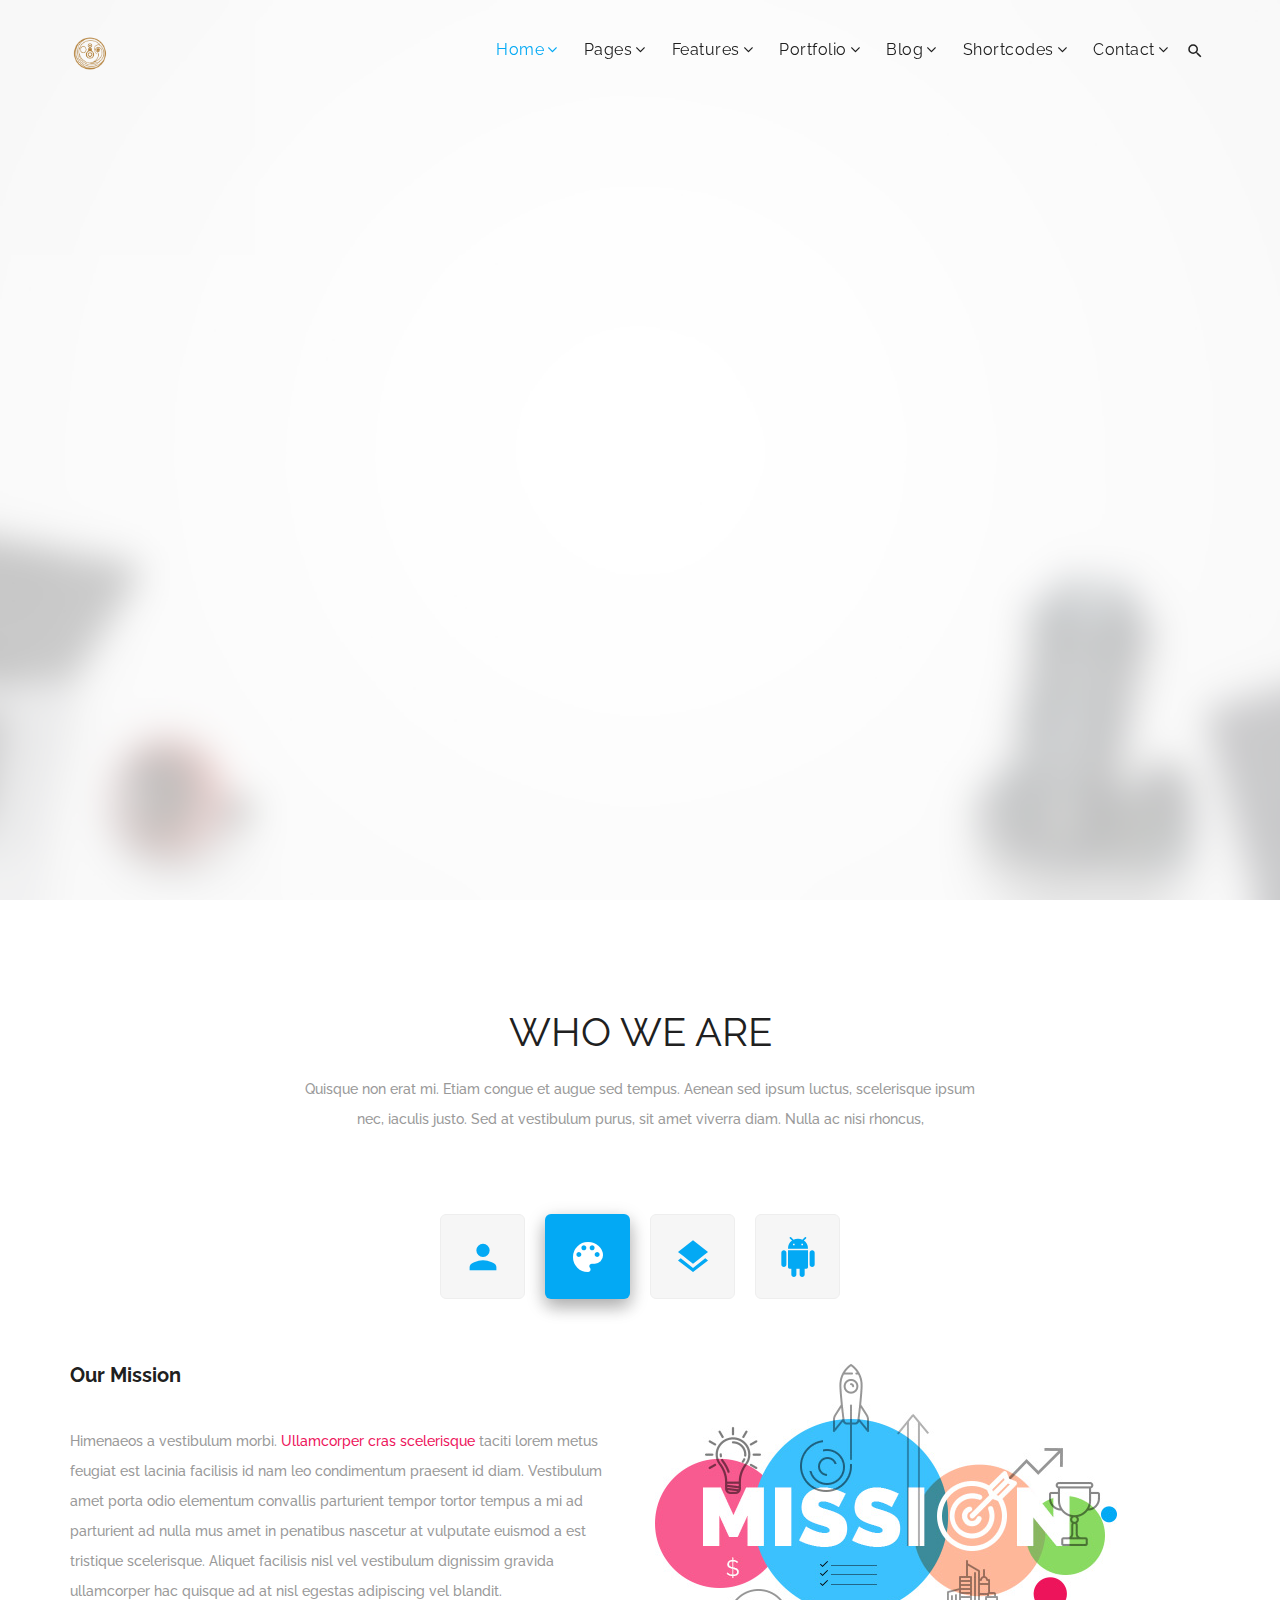
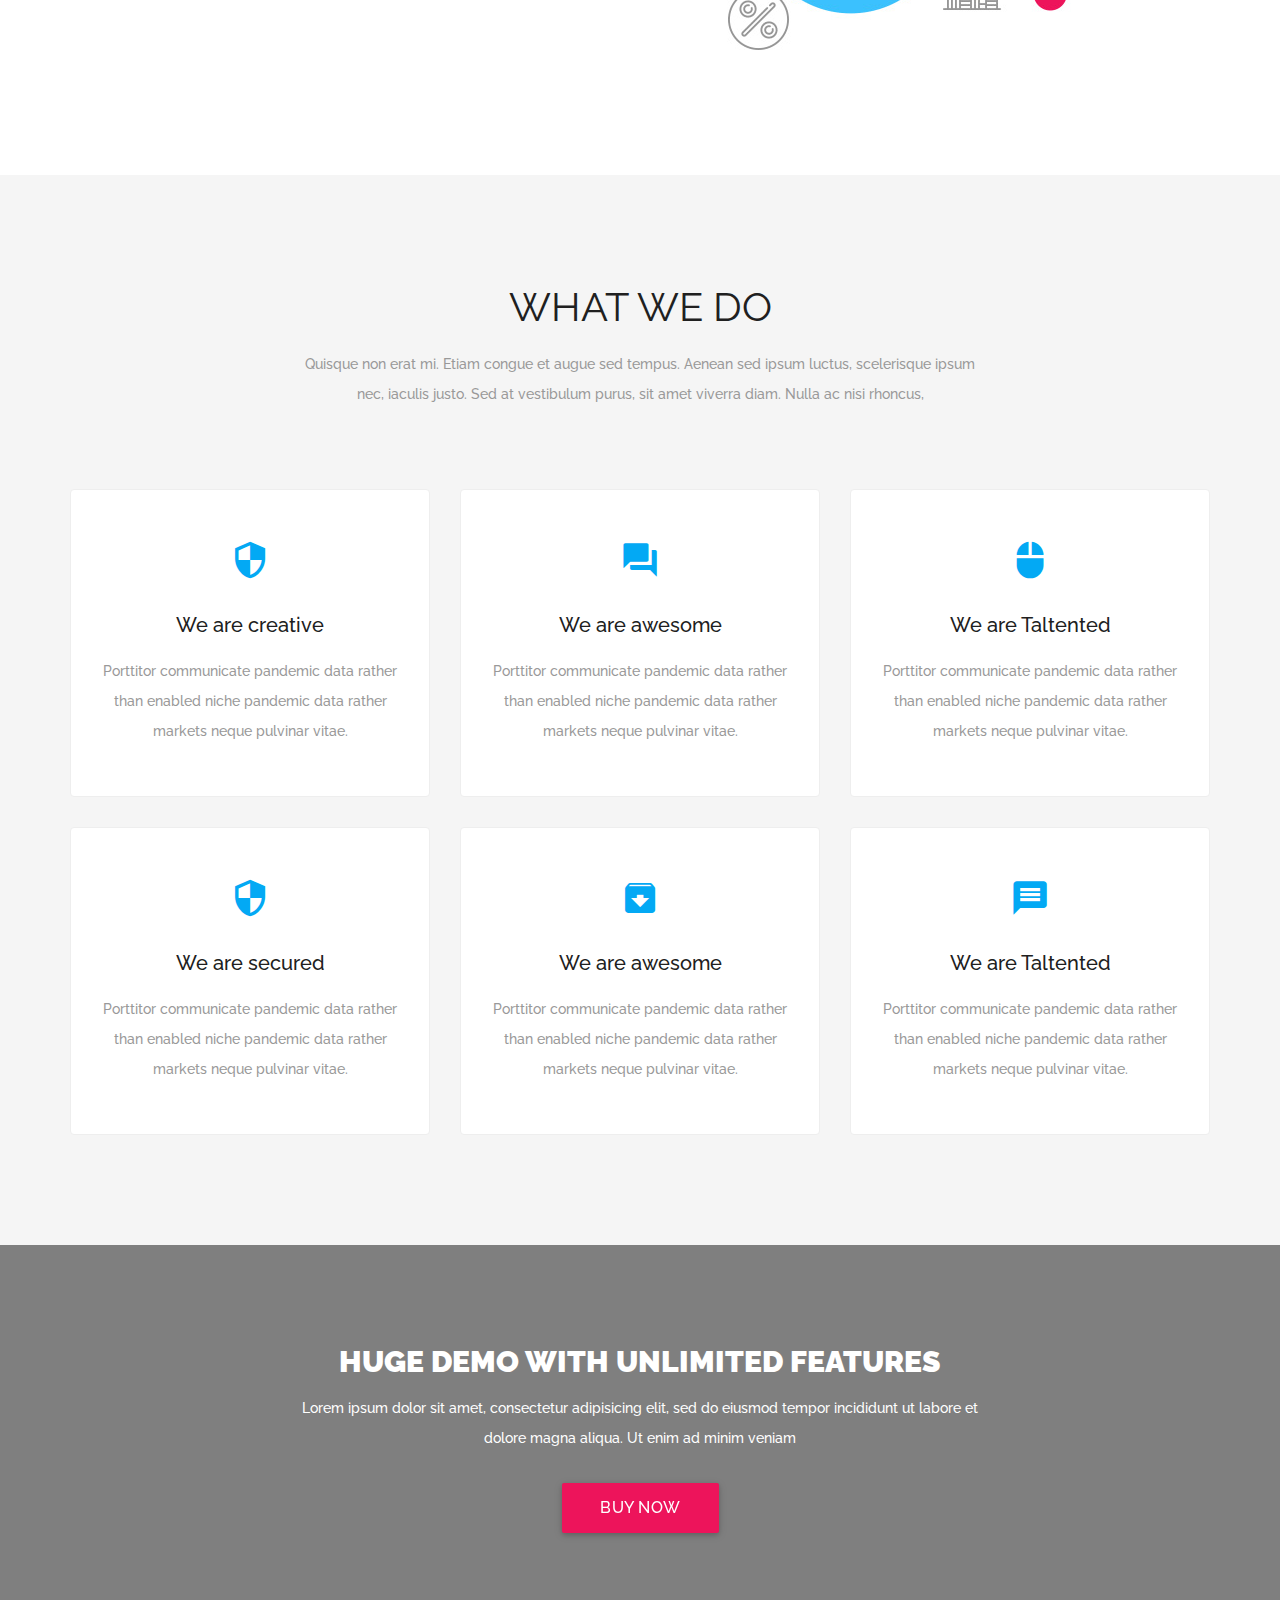
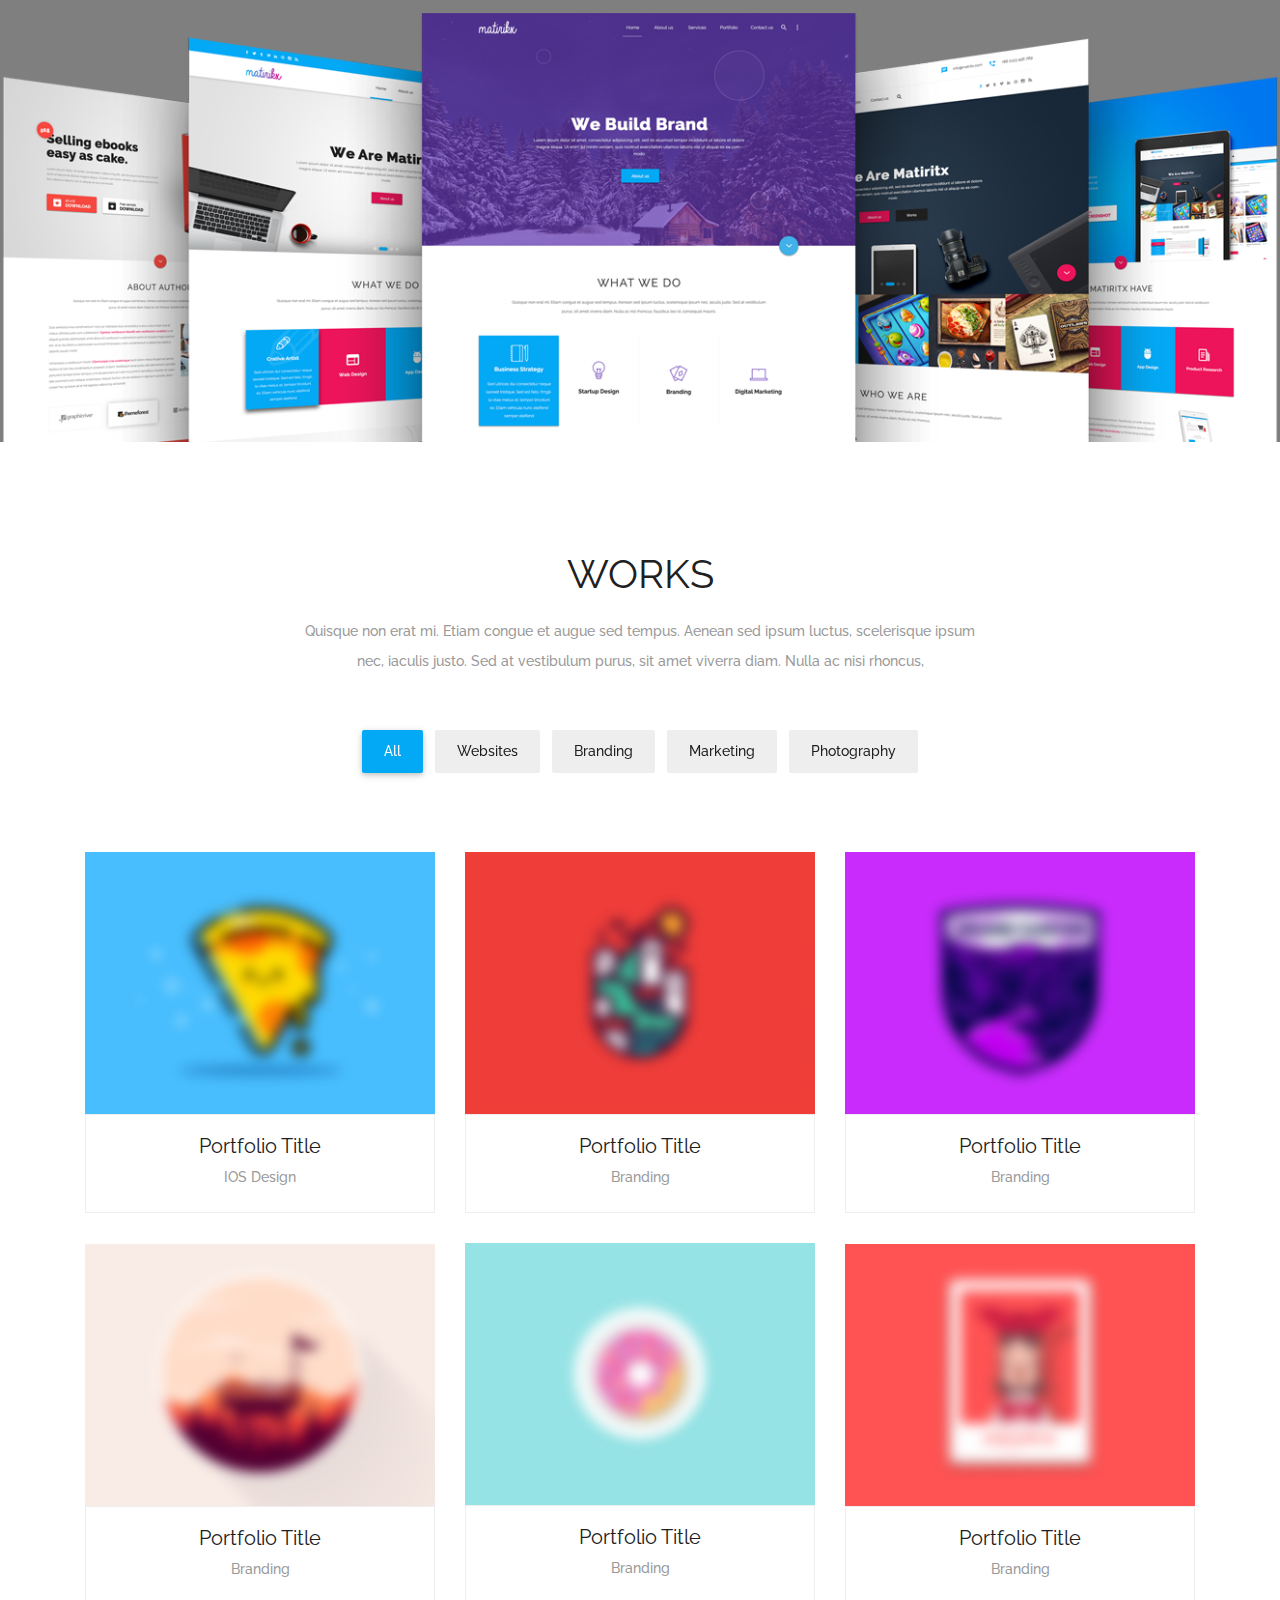
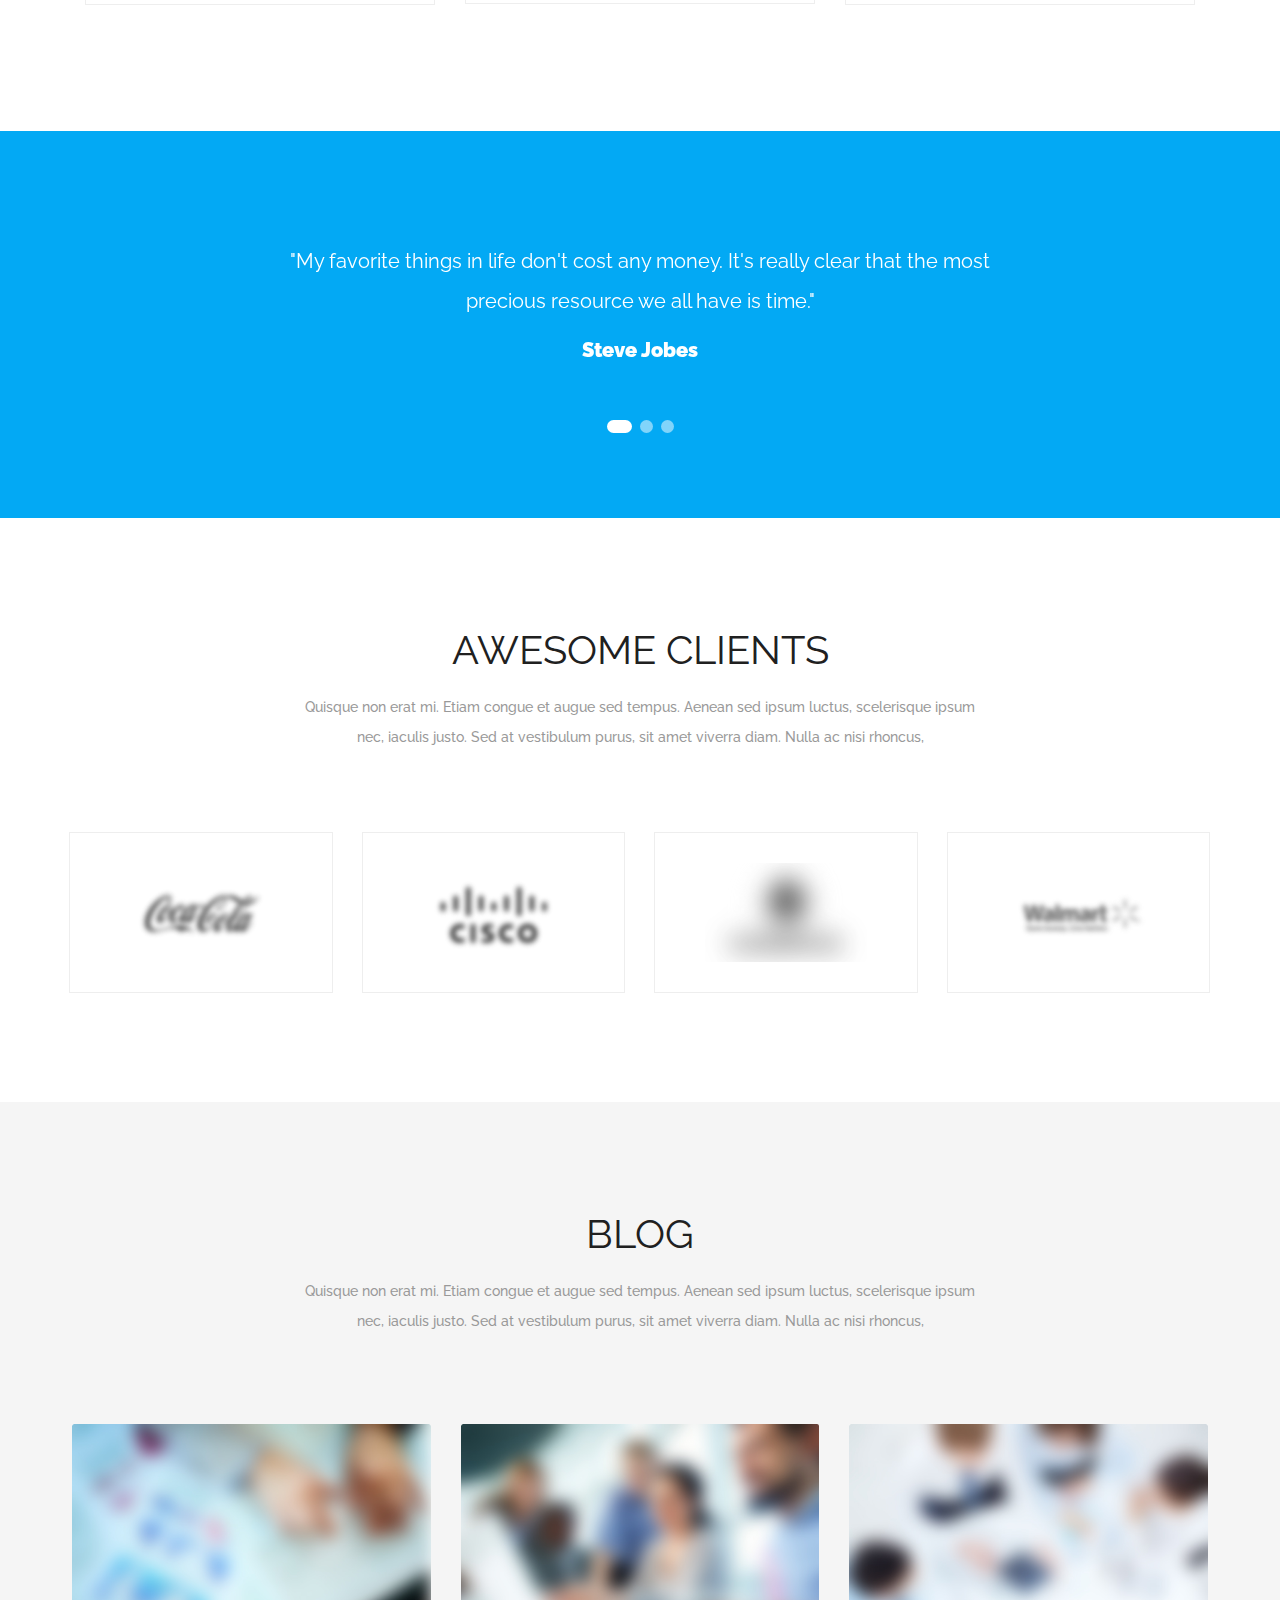
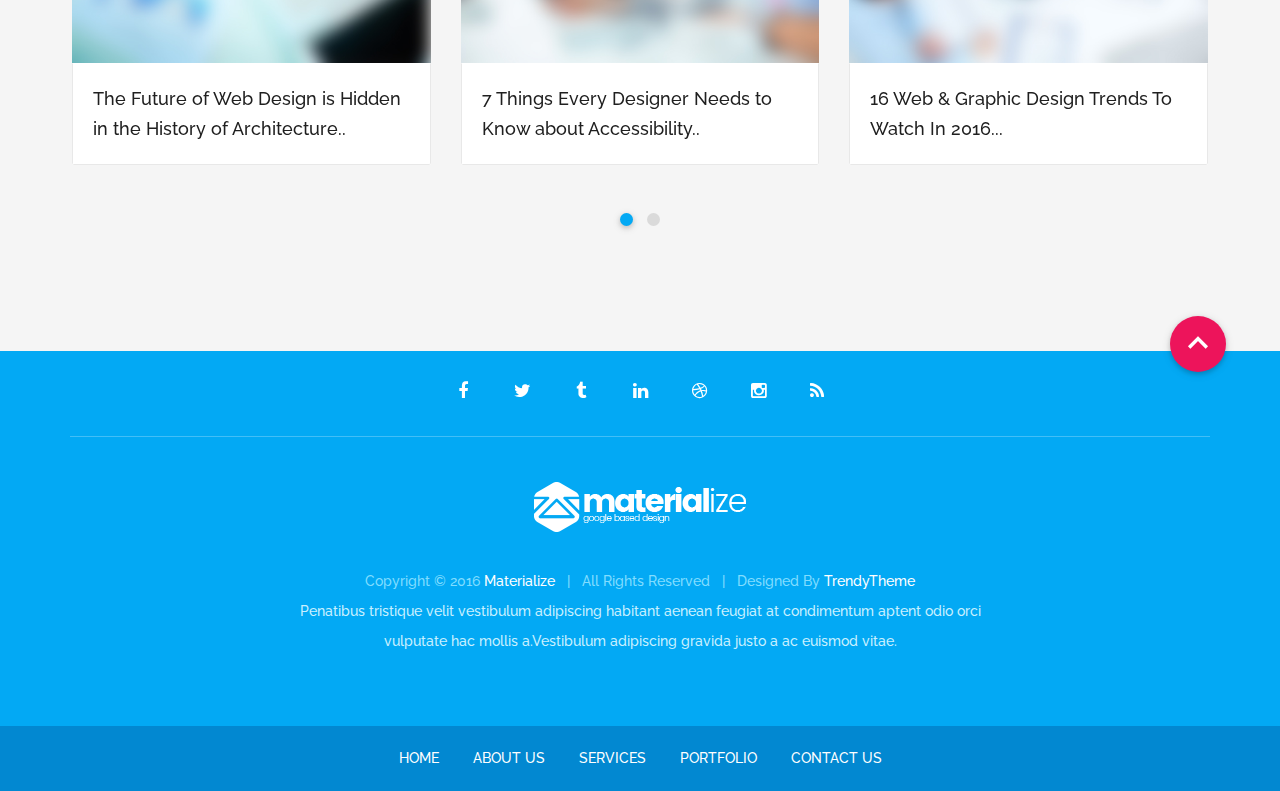
<file: index.html>
<!DOCTYPE html>
<html lang="en">
    <head>
        <meta charset="utf-8">
        <meta http-equiv="X-UA-Compatible" content="IE=edge">
        <meta name="viewport" content="width=device-width, initial-scale=1">
        <meta name="description" content="materialize is a material design based mutipurpose responsive template">
        <meta name="keywords" content="material design, card style, material template, portfolio, corporate, business, creative, agency">
        <meta name="author" content="trendytheme.net">

        <title>Materialize Home</title>

        <!--  favicon -->
        <link rel="shortcut icon" href="assets/img/raksi_logo.png">
        <!--  apple-touch-icon -->
        <link rel="apple-touch-icon-precomposed" sizes="144x144" href="assets/img/ico/apple-touch-icon-144-precomposed.png">
        <link rel="apple-touch-icon-precomposed" sizes="114x114" href="assets/img/ico/apple-touch-icon-114-precomposed.png">
        <link rel="apple-touch-icon-precomposed" sizes="72x72" href="assets/img/ico/apple-touch-icon-72-precomposed.png">
        <link rel="apple-touch-icon-precomposed" href="assets/img/ico/apple-touch-icon-57-precomposed.png">

        <link href='https://fonts.googleapis.com/css?family=Raleway:400,300,500,700,900' rel='stylesheet' type='text/css'>
        <!-- FontAwesome CSS -->
        <link href="assets/fonts/font-awesome/css/font-awesome.min.css" rel="stylesheet">
        <!-- Material Icons CSS -->
        <link href="assets/fonts/iconfont/material-icons.css" rel="stylesheet">
        <!-- magnific-popup -->
        <link href="assets/magnific-popup/magnific-popup.css" rel="stylesheet">
        <!-- owl.carousel -->
        <link href="assets/owl.carousel/assets/owl.carousel.css" rel="stylesheet">
        <link href="assets/owl.carousel/assets/owl.theme.default.min.css" rel="stylesheet">
        <!-- flexslider -->
        <link href="assets/flexSlider/flexslider.css" rel="stylesheet">
        <!-- materialize -->
        <link href="assets/materialize/css/materialize.min.css" rel="stylesheet">
        <!-- Bootstrap -->
        <link href="assets/bootstrap/css/bootstrap.min.css" rel="stylesheet">
        <!-- shortcodes -->
        <link href="assets/css/shortcodes/shortcodes.css" rel="stylesheet">
        <!-- Style CSS -->
        <link href="style.css" rel="stylesheet">

        <!-- RS5.0 Main Stylesheet -->
        <link rel="stylesheet" type="text/css" href="assets/revolution/css/settings.css">
        <!-- RS5.0 Layers and Navigation Styles -->
        <link rel="stylesheet" type="text/css" href="assets/revolution/css/layers.css">
        <link rel="stylesheet" type="text/css" href="assets/revolution/css/navigation.css">

        <!-- HTML5 shim and Respond.js for IE8 support of HTML5 elements and media queries -->
        <!-- WARNING: Respond.js doesn't work if you view the page via file:// -->
        <!--[if lt IE 9]>
          <script src="https://oss.maxcdn.com/html5shiv/3.7.2/html5shiv.min.js"></script>
          <script src="https://oss.maxcdn.com/respond/1.4.2/respond.min.js"></script>
        <![endif]-->
    </head>

    <body id="top" class="has-header-search">

        <!--header start-->
        <header id="header" class="tt-nav transparent-header">

            <div class="header-sticky light-header">

                <div class="container">

                    <div class="search-wrapper">
                        <div class="search-trigger pull-right">
                            <div class='search-btn'></div>
                            <i class="material-icons">&#xE8B6;</i>
                        </div>

                        <!-- Modal Search Form -->
                        <i class="search-close material-icons">&#xE5CD;</i>
                        <div class="search-form-wrapper">
                            <form action="#" class="white-form">
                                <div class="input-field">
                                    <input type="text" name="search" id="search">
                                    <label for="search" class="">Search Here...</label>
                                </div>
                                <button class="btn pink search-button waves-effect waves-light" type="submit"><i class="material-icons">&#xE8B6;</i></button>
                                
                            </form>
                        </div>
                    </div><!-- /.search-wrapper -->
                
                    <div id="materialize-menu" class="menuzord">

                        <!--logo start-->
                        <a href="index.html" class="logo-brand">
                            <img src="assets/img/raksi_logo.png" alt=""/>
                        </a>
                        <!--logo end-->

                        <!--mega menu start-->
                        <ul class="menuzord-menu pull-right">
                            <li class="active"><a href="javascript:void(0)">Home</a>
                                <div class="megamenu">
                                    <div class="megamenu-row">
                                        <div class="col3">
                                            <h2>Default Demos</h2>
                                            <ul class="list-unstyled clearfix">
                                                <li class="active"><a href="index.html">Home Default</a></li>
                                                <li><a href="index-2.html">Home Canvas</a></li>
                                                <li><a href="index-3.html">Home Elegent</a></li>
                                                <li><a href="index-4.html">Home Startup</a></li>
                                                <li><a href="index-5-consulting.html">Home Consulting</a></li>
                                                <li><a href="op-index-coffeeshop.html" target="_blank">Home Coffee Shop</a></li>
                                            </ul>
                                        </div>
                                        <div class="col3">
                                            <h2>Complete Demos</h2>
                                            <ul class="list-unstyled clearfix">
                                                <li><a href="creative-index.html" target="_blank">Creative Demo</a></li>
                                                <li><a href="corporate-index.html" target="_blank">Corporate Demo</a></li>
                                                <li><a href="agency-index.html" target="_blank">Agency Demo</a></li>
                                                <li><a href="construction-index.html" target="_blank">Construction Demo</a></li>
                                                <li><a href="seo-index.html" target="_blank">SEO Demo</a></li>
                                                <li><a href="restaurant-index.html" target="_blank">Restaurant Demo</a></li>
                                            </ul>
                                        </div>
                                        <div class="col3">
                                            <h2>Onepage Demo</h2>
                                            <ul class="list-unstyled clearfix">
                                                <li><a href="op-index-1.html" target="_blank">materialize Onepage</a></li>
                                                <li><a href="op-index-portfolio.html" target="_blank">Onepage Portfoilo</a></li>
                                                <li><a href="op-index-event.html" target="_blank">Onepage Event</a></li>
                                                <li><a href="op-index-book.html" target="_blank">Book Landing Page</a></li>
                                                <li><a href="op-index-app.html" target="_blank">App Landing Page 1</a></li>
                                                <li><a href="op-index-app-2.html" target="_blank">App Landing Page 2</a></li>
                                            </ul>
                                        </div>
                                        <div class="col3">
                                            <h2>Specialized Home</h2>
                                            <ul class="list-unstyled clearfix">
                                                <li><a href="index-8-portfolio.html">Home Portfolio</a></li>
                                                <li><a href="index-7-blog.html">Home Blog</a></li>
                                                <li><a href="index-6-charity.html">Home Charity</a></li>
                                                <li><a href="coming-soon-1.html" target="_blank">Coming Soon One</a></li>
                                                <li><a href="coming-soon-2.html" target="_blank">Coming Soon Two</a></li>
                                            </ul>
                                        </div>

                                    </div>
                                </div>
                            </li>

                            <li><a href="javascript:void(0)">Pages</a>
                                <div class="megamenu">
                                    <div class="megamenu-row">
                                        <div class="col3">
                                            <h2>Menu Type Page</h2>
                                            <ul class="list-unstyled clearfix">
                                                <li><a href="about-us.html">About Us 1</a></li>
                                                <li><a href="about-us-2.html">About Us 2</a></li>
                                                <li><a href="about-us-3.html">About Us 3</a></li>
                                                <li><a href="service.html">Services 1</a></li>
                                                <li><a href="service-2.html">Services 2</a></li>
                                            </ul>
                                        </div>
                                        <div class="col3">
                                            <h2>Menu Type Page</h2>
                                            <ul class="list-unstyled clearfix">
                                                <li><a href="team-1.html">Our Team 1</a></li>
                                                <li><a href="team-2.html">Our Team 2</a></li>
                                                <li><a href="faq.html">FAQ Page 1</a></li>
                                                <li><a href="faq-2.html">FAQ Page 2</a></li>
                                                <li><a href="support.html">Support Page</a></li>
                                            </ul>
                                        </div>
                                        <div class="col3">
                                            <h2>Menu Type Page</h2>
                                            <ul class="list-unstyled clearfix">
                                                <li><a href="clients.html">Our Clients</a></li>
                                                <li><a href="contact-us.html">Contact 1</a></li>
                                                <li><a href="contact-us-2.html">Contact 2</a></li>
                                                <li><a href="404.html">Error 404</a></li>
                                                <li><a href="404-alt.html">Error 404 Alt</a></li>
                                            </ul>
                                        </div>
                                        <div class="col3">
                                            <h2>Menu Type Page</h2>
                                            <ul class="list-unstyled clearfix">
                                                <li><a href="typography.html">Typography</a></li>
                                                <li><a href="login-form.html">Login/Register 1</a></li>
                                                <li><a href="login-form-2.html" target="_blank">Login/Register 2</a></li>
                                            </ul>
                                        </div>

                                    </div>
                                </div>
                            </li>

                            <li><a href="javascript:void(0)">Features</a>
                                <ul class="dropdown">
                                    <li><a href="#">Sliders</a>
                                        <ul class="dropdown">
                                            <li><a href="#">Slider Revolution</a>
                                                <ul class="dropdown">
                                                    <li><a href="slider-revoulation-fullscreen.html">Full Screen</a></li>
                                                    <li><a href="slider-revoulation-fullwidth.html">Full Width</a></li>
                                                    <li><a href="slider-revoulation-kenburns.html">Kenburns</a></li>
                                                </ul>
                                            </li>
                                            <li><a href="#">Parallax</a>
                                                <ul class="dropdown">
                                                    <li><a href="slider-revoulation-parallax-1.html">Parallax Slider</a></li>
                                                    <li><a href="slider-revoulation-parallax-book.html">Parallax Book</a></li>
                                                </ul>
                                            </li>
                                            <li><a href="#">Slider Rotate Text</a>
                                                <ul class="dropdown">
                                                    <li><a href="text-rotator-1.html">Rotate Text 1</a></li>
                                                    <li><a href="text-rotator-2.html">Rotate Text 2</a></li>
                                                    <li><a href="text-rotator-3.html">Rotate Text 3</a></li>
                                                    <li><a href="text-rotator-4.html">Rotate Text 4</a></li>
                                                    <li><a href="text-rotator-5.html">Rotate Text 5</a></li>
                                                </ul>
                                            </li>
                                            <li><a href="#">Hero Unit</a>
                                                <ul class="dropdown">
                                                    <li><a href="hero-static.html">Hero Static</a></li>
                                                    <li><a href="hero-static-left.html">Hero Static Left</a></li>
                                                    <li><a href="hero-static-right.html">Hero Static Right</a></li>
                                                </ul>
                                            </li>
                                            <li><a href="hero-cloud.html">Animate Cloud</a></li>
                                            <li><a href="hero-html-video.html">HTML5 Video</a> </li>
                                        </ul>
                                    </li>
                                    <li><a href="#">Menu Style Group 1</a>
                                        <ul class="dropdown">
                                            <li><a href="menu-transparent.html">Transparent</a></li>
                                            <li><a href="menu-semi-transparent.html">Semi Transparent</a></li>
                                            <li><a href="menu-center.html">Menu Center</a></li>
                                            <li><a href="menu-bottom.html">Bottom Position</a></li>
                                            <li><a href="menu-floating.html">Floating Menu</a></li>
                                            <li><a href="agency-index.html" target="_blank">Full Screen Menu</a></li>
                                        </ul>
                                    </li>
                                    <li><a href="#">Menu Style Group 2</a>
                                        <ul class="dropdown">
                                            <li><a href="menu-light.html">Menu Light</a></li>
                                            <li><a href="menu-topbar.html">Menu Topbar</a></li>
                                            <li><a href="menu-box.html">Menu Box</a></li>
                                            <li><a href="menu-border-box.html">Menu Border Box</a></li>
                                            <li><a href="menu-dark.html">Menu Dark</a></li>
                                            <li><a href="menu-topbar-alt.html">Menu Brand Color</a></li>
                                        </ul>
                                    </li>
                                    <li><a href="#">Page Title</a>
                                        <ul class="dropdown">
                                            <li><a href="page-title.html"> Default Title</a></li>
                                            <li><a href="page-title-bg.html"> Background Title</a></li>
                                            <li><a href="page-title-fixed-bg.html"> Background Fixed</a></li>
                                            <li><a href="page-title-center.html"> Center Title</a></li>
                                            <li><a href="page-title-dark.html"> Dark Title</a></li>
                                            <li><a href="page-title-parallax-bg.html"> Parallax Title</a></li>
                                            <li><a href="page-title-no-bg.html"> No Background</a></li>
                                            <li><a href="page-title-pattern-bg.html"> Pattern Title</a></li>
                                            <li><a href="page-title-right.html"> Right Title</a></li>
                                            <li><a href="page-title-mini.html"> Mini Title</a></li>
                                        </ul>
                                    </li>
                                    <li><a href="#">Footer</a>
                                        <ul class="dropdown">
                                            <li><a href="footer-1.html">Footer Style 1</a></li>
                                            <li><a href="footer-2.html">Footer Style 2</a></li>
                                            <li><a href="footer-3.html">Footer Style 3</a></li>
                                            <li><a href="footer-4.html">Footer Style 4</a></li>
                                            <li><a href="footer-5.html">Footer Style 5</a></li>
                                        </ul>
                                    </li>
                                </ul>
                            </li>

                            <li><a href="javascript:void(0)">Portfolio</a>
                                <ul class="dropdown">
                                    <li><a href="#">Boxed Style</a>
                                        <ul class="dropdown">
                                            <li><a href="#">Boxed Gutter Style</a>
                                                <ul class="dropdown">
                                                    <li><a href="portfolio-4.html">4 Column</a></li>
                                                    <li><a href="portfolio-3.html">3 Column</a></li>
                                                    <li><a href="portfolio-2.html">2 Column</a></li>
                                                </ul>
                                            </li>
                                            <li><a href="#">Boxed Gutter Less</a>
                                                <ul class="dropdown">
                                                    <li><a href="portfolio-4-gutterless.html">4 Column</a></li>
                                                    <li><a href="portfolio-3-gutterless.html">3 Column</a></li>
                                                    <li><a href="portfolio-2-gutterless.html">2 Column</a></li>
                                                </ul>
                                            </li>
                                        </ul>
                                    </li>
                                    <li><a href="#">Wide Style</a>
                                        <ul class="dropdown">
                                            <li><a href="#">Wide Gutter Style</a>
                                                <ul class="dropdown">
                                                    <li><a href="portfolio-6-fullwidth.html">6 Column</a></li>
                                                    <li><a href="portfolio-5-fullwidth.html">5 Column</a></li>
                                                    <li><a href="portfolio-4-fullwidth.html">4 Column</a></li>
                                                    <li><a href="portfolio-3-fullwidth.html">3 Column</a></li>
                                                    <li><a href="portfolio-2-fullwidth.html">2 Column</a></li>
                                                </ul>
                                            </li>
                                            <li><a href="#">Wide Gutter Less</a>
                                                <ul class="dropdown">
                                                    <li><a href="portfolio-6-fullwidth-gutterless.html">6 Column</a></li>
                                                    <li><a href="portfolio-5-fullwidth-gutterless.html">5 Column</a></li>
                                                    <li><a href="portfolio-4-fullwidth-gutterless.html">4 Column</a></li>
                                                    <li><a href="portfolio-3-fullwidth-gutterless.html">3 Column</a></li>
                                                    <li><a href="portfolio-2-fullwidth-gutterless.html">2 Column</a></li>
                                                </ul>
                                            </li>
                                        </ul>
                                    </li>
                                    <li><a href="#">Card Style</a>
                                        <ul class="dropdown">
                                            <li><a href="#">Card Boxed Style</a>
                                                <ul class="dropdown">
                                                    <li><a href="portfolio-card-4.html">4 Column</a></li>
                                                    <li><a href="portfolio-card-3.html">3 Column</a></li>
                                                    <li><a href="portfolio-card-2.html">2 Column</a></li>
                                                </ul>
                                            </li>
                                            <li><a href="#">Card Full Width</a>
                                                <ul class="dropdown">
                                                    <li><a href="portfolio-card-6-fullwidth.html">6 Column</a></li>
                                                    <li><a href="portfolio-card-5-fullwidth.html">5 Column</a></li>
                                                    <li><a href="portfolio-card-4-fullwidth.html">4 Column</a></li>
                                                </ul>
                                            </li>
                                        </ul>
                                    </li>
                                    <li><a href="#">Title Style</a>
                                        <ul class="dropdown">
                                            <li><a href="#">Title Boxed Style</a>
                                                <ul class="dropdown">
                                                    <li><a href="portfolio-title-4.html">4 Column</a></li>
                                                    <li><a href="portfolio-title-3.html">3 Column</a></li>
                                                    <li><a href="portfolio-title-2.html">2 Column</a></li>
                                                </ul>
                                            </li>
                                            <li><a href="#">Title Width Style</a>
                                                <ul class="dropdown">
                                                    <li><a href="portfolio-title-5-fullwidth.html">5 Column</a></li>
                                                    <li><a href="portfolio-title-4-fullwidth.html">4 Column</a></li>
                                                    <li><a href="portfolio-title-3-fullwidth.html">3 Column</a></li>
                                                    <li><a href="portfolio-title-2-fullwidth.html">2 Column</a></li>
                                                </ul>
                                            </li>
                                        </ul>
                                    </li>
                                    <li><a href="#">Masonry Style</a>
                                        <ul class="dropdown">
                                            <li><a href="#">Masonry Boxed Style</a>
                                                <ul class="dropdown">
                                                    <li><a href="portfolio-masonry-3.html">3 Column</a></li>
                                                    <li><a href="portfolio-masonry-2.html">2 Column</a></li>
                                                </ul>
                                            </li>
                                            <li><a href="#">Masonry Full Width</a>
                                                <ul class="dropdown">
                                                    <li><a href="portfolio-masonry-3-fullwidth.html">3 Column</a></li>
                                                    <li><a href="portfolio-masonry-2-fullwidth.html">2 Column</a></li>
                                                </ul>
                                            </li>
                                            <li><a href="#">Masonry Gutter Less</a>
                                                <ul class="dropdown">
                                                    <li><a href="portfolio-masonry-3-gutterless.html">3 Column</a></li>
                                                    <li><a href="portfolio-masonry-2-gutterless.html">2 Column</a></li>
                                                </ul>
                                            </li>
                                            <li><a href="#">Masonry Gutterless Full</a>
                                                <ul class="dropdown">
                                                    <li><a href="portfolio-masonry-3-gutterless-full.html">3 Column</a></li>
                                                    <li><a href="portfolio-masonry-2-gutterless-full.html">2 Column</a></li>
                                                </ul>
                                            </li>
                                        </ul>
                                    </li>
                                    <li><a href="portfolio-details-gallery.html">Portfolio Details Gallery</a></li>
                                    <li><a href="portfolio-details-2.html">Portfolio Details Image</a></li>
                                </ul>
                            </li>

                            <li><a href="javascript:void(0)">Blog</a>
                                <ul class="dropdown">
                                    <li><a href="#">Standard</a>
                                        <ul class="dropdown ">
                                            <li><a href="blog-sidebar-right.html">Sidebar Right</a></li>
                                            <li><a href="blog-sidebar-left.html">Sidebar Left</a></li>
                                            <li><a href="blog-fullwidth.html">Fullwidth</a></li>
                                        </ul>
                                    </li>

                                    <li><a href="#">Masonry</a>
                                        <ul class="dropdown ">
                                            <li><a href="blog-grid-masonry-2.html">Masonry 2 Column</a></li>
                                            <li><a href="blog-grid-masonry-2-sidebar.html">Masonry 2 Sidebar</a></li>
                                            <li><a href="blog-grid-masonry-3.html">Masonry 3 Column</a></li>
                                            <li><a href="blog-grid-masonry-4.html">Masonry 4 Column</a></li>
                                            <li><a href="blog-grid-masonry-4-fullwidth.html">Masonry Fullwidth</a></li>
                                        </ul>
                                    </li>

                                    <li><a href="#">Card Style</a>
                                        <ul class="dropdown ">
                                            <li><a href="blog-card-2.html">Card 2 Column</a></li>
                                            <li><a href="blog-card-3.html">Card 3 Column</a></li>
                                            <li><a href="blog-card-4.html">Card 4 Column</a></li>
                                        </ul>
                                    </li>

                                    <li><a href="#">Grid</a>
                                        <ul class="dropdown ">
                                            <li><a href="blog-grid.html">Blog Grid Column</a></li>
                                            <li><a href="blog-grid-right-sidebar.html">Grid Right Sidebar</a></li>
                                            <li><a href="blog-grid-left-sidebar.html">Grid Left Sidebar</a></li>
                                        </ul>
                                    </li>

                                    <li><a href="#">Blog Details</a>
                                        <ul class="dropdown ">
                                            <li><a href="blog-single-sidebar-right.html">Sidebar Right</a></li>
                                            <li><a href="blog-single-sidebar-left.html">Sidebar Left</a></li>
                                            <li><a href="blog-single-fullwidth.html">Fullwidth</a></li>
                                        </ul>
                                    </li>
                                </ul>
                            </li>

                            <li><a href="javascript:void(0)">Shortcodes</a>
                                <div class="megamenu">
                                    <div class="megamenu-row">
                                        <div class="col3">
                                            <h2>Shortcode List One</h2>
                                            <ul class="list-unstyled clearfix">
                                                <li><a href="shortcode-accordion.html">Accordion</a></li>
                                                <li><a href="shortcode-alert.html">Alert</a></li>
                                                <li><a href="shortcode-blog.html">Blog</a></li>
                                                <li><a href="shortcode-button.html">Button</a></li>
                                                <li><a href="shortcode-clients.html">Clients</a></li>
                                            </ul>
                                        </div>
                                        <div class="col3">
                                            <h2>Shortcode List Two</h2>
                                            <ul class="list-unstyled clearfix">
                                                <li><a href="shortcode-featured-box.html">Featured Box</a></li>
                                                <li><a href="shortcode-fun-facts.html">Fun Facts</a></li>
                                                <li><a href="shortcode-gallery.html">Gallery</a></li>
                                                <li><a href="shortcode-hero-block.html">Hero Block</a></li>
                                                <li><a href="shortcode-progressbar.html">Progress Bar</a></li>
                                            </ul>
                                        </div>
                                        <div class="col3">
                                            <h2>Shortcode List Three</h2>
                                            <ul class="list-unstyled clearfix">
                                                <li><a href="shortcode-promo-box.html">Promo Block</a></li>
                                                <li><a href="shortcode-tab.html">Tab</a></li>
                                                <li><a href="shortcode-table.html">Table </a></li>
                                                <li><a href="shortcode-team.html">Team </a></li>
                                                <li><a href="shortcode-testimonial.html">Testimonial </a></li>
                                            </ul>
                                        </div>
                                        <div class="col3">
                                            <h2>Hero Text Rotate</h2>
                                            <ul class="list-unstyled clearfix">
                                                <li><a href="text-rotator-1.html">Rotate Text 1</a></li>
                                                <li><a href="text-rotator-2.html">Rotate Text 2</a></li>
                                                <li><a href="text-rotator-3.html">Rotate Text 3</a></li>
                                                <li><a href="text-rotator-4.html">Rotate Text 4</a></li>
                                                <li><a href="text-rotator-5.html">Rotate Text 5</a></li>
                                            </ul>
                                        </div>

                                    </div>
                                </div>
                            </li>

                            <li><a href="javascript:void(0)">Contact</a>
                                <ul class="dropdown">
                                    <li><a href="contact-us.html">Contact One</a></li>
                                    <li><a href="contact-us-2.html">Contact Two</a></li>
                                </ul>
                            </li>
                        </ul>
                        <!--mega menu end-->

                    </div>
                </div>
            </div>
        </header>
        <!--header end-->


        <!-- start revolution slider 5.0 -->
        <section class="rev_slider_wrapper">
         <div class="rev_slider materialize-slider">
          <ul>

            <!-- slide 1 start --> 
            <li data-transition="fade" data-slotamount="default"  data-easein="Power4.easeInOut" data-easeout="Power4.easeInOut" data-masterspeed="2000"  data-thumb="assets/img/banner/banner-1.jpg"  data-rotate="0"  data-fstransition="fade" data-fsmasterspeed="1500" data-fsslotamount="7" data-saveperformance="off"  data-title="materialize Material" data-description="">
            
                <!-- MAIN IMAGE -->
                <img src="assets/img/banner/banner-1.jpg"  alt=""  data-bgposition="center center" data-bgfit="cover" data-bgrepeat="no-repeat" data-bgparallax="10" class="rev-slidebg" data-no-retina>

                <!-- LAYER NR. 1 -->
                <div class="tp-caption rev-heading text-extrabold dark-text tp-resizeme"
                    data-x="center"
                    data-y="center" data-voffset="-50" 
                    data-fontsize="['60','60','60','45']"
                    data-lineheight="['60','60','60','50']"
                    data-width="none"
                    data-height="none"
                    data-whitespace="nowrap"
                    data-transform_idle="o:1;"
                    data-transform_in="y:[100%];z:0;rX:0deg;rY:0;rZ:0;sX:1;sY:1;skX:0;skY:0;opacity:0;s:600;e:Power4.easeInOut;" 
                    data-transform_out="y:[100%];s:1000;e:Power2.easeInOut;s:1000;e:Power2.easeInOut;" 
                    data-mask_in="x:0px;y:[100%];s:inherit;e:inherit;" 
                    data-mask_out="x:inherit;y:inherit;s:inherit;e:inherit;" 
                    data-start="800" 
                    data-splitin="none" 
                    data-splitout="none" 
                    data-responsive_offset="on"
                    style="z-index: 5; white-space: nowrap;">We Are Materialize
                </div>

                <!-- LAYER NR. 2 -->
                <div class="tp-caption tp-resizeme rev-subheading  dark-text text-center"
                    data-x="center"
                    data-y="center" data-voffset="30"
                    data-whitespace="nowrap"
                    data-transform_idle="o:1;"
         
                    data-transform_in="y:[100%];z:0;rX:0deg;rY:0;rZ:0;sX:1;sY:1;skX:0;skY:0;opacity:0;s:600;e:Power4.easeInOut;" 
                    data-transform_out="y:[100%];s:1000;e:Power2.easeInOut;s:1000;e:Power2.easeInOut;" 
                    data-mask_in="x:0px;y:[100%];s:inherit;e:inherit;" 
                    data-mask_out="x:inherit;y:inherit;s:inherit;e:inherit;" 
                    data-start="1000" 
                    data-splitin="none" 
                    data-splitout="none" 
                    data-responsive_offset="on"
                    style="z-index: 6; white-space: nowrap;">Materialize is an interactive agency. Which develops websites <br> and premium mobile applications.
                </div>

                <!-- LAYER NR. 3 -->
                <div class="tp-caption tp-resizeme rev-btn"
                    data-x="['center','center','center','center']" data-hoffset="['0','0','0','0']" 
                    data-y="['middle','middle','middle','middle']" data-voffset="['130','130','130','130']" 
                    data-width="none"
                    data-height="none"
                    data-whitespace="nowrap"
                    data-transform_idle="o:1;"
                    data-style_hover="cursor:default;"
                    data-transform_in="y:[100%];z:0;rX:0deg;rY:0;rZ:0;sX:1;sY:1;skX:0;skY:0;opacity:0;s:600;e:Power4.easeInOut;" 
                    data-transform_out="y:[100%];s:1000;e:Power2.easeInOut;s:1000;e:Power2.easeInOut;" 
                    data-mask_in="x:0px;y:[100%];s:inherit;e:inherit;" 
                    data-mask_out="x:inherit;y:inherit;s:inherit;e:inherit;" 
                    data-start="1200" 
                    data-splitin="none" 
                    data-splitout="none" 
                    data-responsive_offset="on"
                    style="z-index: 7; white-space: nowrap;">
                    <a href="#" class="btn btn-lg  waves-effect waves-light">Explore More</a>
                </div>

            </li>
            <!-- slide 1 end -->

            <!-- slide 2 start --> 
            <li data-transition="fade" data-slotamount="default"  data-easein="Power4.easeInOut" data-easeout="Power4.easeInOut" data-masterspeed="2000"  data-thumb="assets/img/banner/banner-2.jpg"  data-rotate="0"  data-fstransition="fade" data-fsmasterspeed="1500" data-fsslotamount="7" data-saveperformance="off"  data-title="Unique Design" data-description="">
                
                <!-- MAIN IMAGE -->
                <img src="assets/img/banner/banner-2.jpg"  alt=""  data-bgposition="center center" data-bgfit="cover" data-bgrepeat="no-repeat" data-bgparallax="10" class="rev-slidebg" data-no-retina>

                <!-- LAYER NR. 1 -->
                <div class="tp-caption rev-heading text-extrabold dark-text tp-resizeme"
                    data-x="center"
                    data-y="center" data-voffset="-50" 
                    data-fontsize="['60','60','60','45']"
                    data-lineheight="['60','60','60','50']"
                    data-width="none"
                    data-height="none"
                    data-whitespace="nowrap"
                    data-transform_idle="o:1;"
                    data-transform_in="y:[100%];z:0;rX:0deg;rY:0;rZ:0;sX:1;sY:1;skX:0;skY:0;opacity:0;s:600;e:Power4.easeInOut;" 
                    data-transform_out="y:[100%];s:1000;e:Power2.easeInOut;s:1000;e:Power2.easeInOut;" 
                    data-mask_in="x:0px;y:[100%];s:inherit;e:inherit;" 
                    data-mask_out="x:inherit;y:inherit;s:inherit;e:inherit;" 
                    data-start="800" 
                    data-splitin="none" 
                    data-splitout="none" 
                    data-responsive_offset="on"
                    style="z-index: 5; white-space: nowrap;">We Build Brands
                </div>

                <!-- LAYER NR. 2 -->
                <div class="tp-caption tp-resizeme rev-subheading dark-text text-center"
                    data-x="center"
                    data-y="center" data-voffset="30"
                    data-whitespace="nowrap"
                    data-transform_idle="o:1;"
         
                    data-transform_in="y:[100%];z:0;rX:0deg;rY:0;rZ:0;sX:1;sY:1;skX:0;skY:0;opacity:0;s:600;e:Power4.easeInOut;" 
                    data-transform_out="y:[100%];s:1000;e:Power2.easeInOut;s:1000;e:Power2.easeInOut;" 
                    data-mask_in="x:0px;y:[100%];s:inherit;e:inherit;" 
                    data-mask_out="x:inherit;y:inherit;s:inherit;e:inherit;" 
                    data-start="1000" 
                    data-splitin="none" 
                    data-splitout="none" 
                    data-responsive_offset="on"
                    style="z-index: 6; white-space: nowrap;">Materialize is an interactive agency. Which develops websites <br> and premium mobile applications.
                </div>

                <!-- LAYER NR. 3 -->
                <div class="tp-caption tp-resizeme rev-btn"
                    data-x="['center','center','center','center']" data-hoffset="['0','0','0','0']" 
                    data-y="['middle','middle','middle','middle']" data-voffset="['130','130','130','130']" 
                    data-width="none"
                    data-height="none"
                    data-whitespace="nowrap"
                    data-transform_idle="o:1;"
                    data-style_hover="cursor:default;"
                    data-transform_in="y:[100%];z:0;rX:0deg;rY:0;rZ:0;sX:1;sY:1;skX:0;skY:0;opacity:0;s:600;e:Power4.easeInOut;" 
                    data-transform_out="y:[100%];s:1000;e:Power2.easeInOut;s:1000;e:Power2.easeInOut;" 
                    data-mask_in="x:0px;y:[100%];s:inherit;e:inherit;" 
                    data-mask_out="x:inherit;y:inherit;s:inherit;e:inherit;" 
                    data-start="1200" 
                    data-splitin="none" 
                    data-splitout="none" 
                    data-responsive_offset="on"
                    style="z-index: 7; white-space: nowrap;">
                    <a href="#" class="btn btn-lg  waves-effect waves-light">Explore More</a>
                </div>

            </li>
            <!-- slide 2 end -->
         
          </ul>             
         </div><!-- end revolution slider -->
        </section><!-- end of slider wrapper -->


        <section class="section-padding">
            <div class="container">

              <div class="text-center mb-80">
                  <h2 class="section-title text-uppercase">Who we are</h2>
                  <p class="section-sub">Quisque non erat mi. Etiam congue et augue sed tempus. Aenean sed ipsum luctus, scelerisque ipsum nec, iaculis justo. Sed at vestibulum purus, sit amet viverra diam. Nulla ac nisi rhoncus,</p>
              </div>

              <div class="row">
                <div class="col-md-12">

                    <div class="icon-tab">

                      <!-- Nav tabs -->
                      <div class="text-center">
                        <ul class="nav nav-pills" role="tablist">

                          <li role="presentation"><a href="#icontab-1" class="waves-effect waves-light"  role="tab" data-toggle="tab"> <i class="material-icons">&#xE7FD;</i></a></li>

                          <li role="presentation" class="active"><a href="#icontab-2" class="waves-effect waves-light" role="tab" data-toggle="tab"> <i class="material-icons">&#xE3B7;</i></a></li>

                          <li role="presentation"><a href="#icontab-3" class="waves-effect waves-light" role="tab" data-toggle="tab"> <i class="material-icons">&#xE53B;</i></a></li>
                          <li role="presentation"><a href="#icontab-4" class="waves-effect waves-light" role="tab" data-toggle="tab"> <i class="material-icons">&#xE859;</i></a></li>
                        </ul>
                      </div>

                      <!-- Tab panes -->
                      <div class="panel-body mt-40">
                        <div class="tab-content">
                          <div role="tabpanel" class="tab-pane fade" id="icontab-1">

                            <div class="row">
                              <div class="col-md-6">
                                  <h2 class="text-bold mb-40">About us</h2>
                                  <p>Himenaeos a vestibulum morbi. <a href="#">Ullamcorper cras scelerisque</a> taciti lorem metus feugiat est lacinia facilisis id nam leo condimentum praesent id diam. Vestibulum amet porta odio elementum convallis parturient tempor tortor tempus a mi ad parturient ad nulla mus amet in penatibus nascetur at vulputate euismod a est tristique scelerisque. Aliquet facilisis nisl vel vestibulum dignissim gravida ullamcorper hac quisque ad at nisl egestas adipiscing vel blandit.</p>
                              </div>

                              <div class="col-md-6">
                                  <img src="assets/img/workstation.jpg" alt="image" class="img-responsive">
                              </div>
                            </div>
                          </div>

                          <div role="tabpanel" class="tab-pane fade in active" id="icontab-2">
                            <div class="row">
                              <div class="col-md-6">
                                  <h2 class="text-bold mb-40">Our Mission</h2>
                                  <p>Himenaeos a vestibulum morbi. <a href="#">Ullamcorper cras scelerisque</a> taciti lorem metus feugiat est lacinia facilisis id nam leo condimentum praesent id diam. Vestibulum amet porta odio elementum convallis parturient tempor tortor tempus a mi ad parturient ad nulla mus amet in penatibus nascetur at vulputate euismod a est tristique scelerisque. Aliquet facilisis nisl vel vestibulum dignissim gravida ullamcorper hac quisque ad at nisl egestas adipiscing vel blandit.</p>
                              </div>

                              <div class="col-md-6">
                                  <img src="assets/img/mission.jpg" alt="image" class="img-responsive">
                              </div>
                            </div>
                          </div>

                          <div role="tabpanel" class="tab-pane fade" id="icontab-3">
                            <div class="row">
                              <div class="col-md-6">
                                  <h2 class="text-bold mb-40">What We Do</h2>
                                  <p>Himenaeos a vestibulum morbi. <a href="#">Ullamcorper cras scelerisque</a> taciti lorem metus feugiat est lacinia facilisis id nam leo condimentum praesent id diam. Vestibulum amet porta odio elementum convallis parturient tempor tortor tempus a mi ad parturient ad nulla mus amet in penatibus nascetur at vulputate euismod a est tristique scelerisque. Aliquet facilisis nisl vel vestibulum dignissim gravida ullamcorper hac quisque ad at nisl egestas adipiscing vel blandit.</p>
                              </div>

                              <div class="col-md-6">
                                  <img src="assets/img/idea.jpg" alt="" class="img-responsive">
                              </div>
                            </div>
                          </div>
                          
                          <div role="tabpanel" class="tab-pane fade" id="icontab-4">
                            <div class="row">
                              <div class="col-md-6">
                                  <h2 class="text-bold mb-40">Our Setps</h2>
                                  <p>Himenaeos a vestibulum morbi. <a href="#">Ullamcorper cras scelerisque</a> taciti lorem metus feugiat est lacinia facilisis id nam leo condimentum praesent id diam. Vestibulum amet porta odio elementum convallis parturient tempor tortor tempus a mi ad parturient ad nulla mus amet in penatibus nascetur at vulputate euismod a est tristique scelerisque. Aliquet facilisis nisl vel vestibulum dignissim gravida ullamcorper hac quisque ad at nisl egestas adipiscing vel blandit.</p>
                              </div>

                              <div class="col-md-6">
                                  <img src="assets/img/workstation2.jpg" alt="image" class="img-responsive">
                              </div>
                            </div>
                          </div>
                        </div>
                      </div>
                      
                    </div><!-- /.icon-tab -->

                </div><!-- /.col-md-12 -->
              </div><!-- /.row -->

            </div><!-- /.container -->
        </section>


        <section class="section-padding gray-bg">
            <div class="container">

              <div class="text-center mb-80">
                  <h2 class="section-title text-uppercase">What we do</h2>
                  <p class="section-sub">Quisque non erat mi. Etiam congue et augue sed tempus. Aenean sed ipsum luctus, scelerisque ipsum nec, iaculis justo. Sed at vestibulum purus, sit amet viverra diam. Nulla ac nisi rhoncus,</p>
              </div>

              <div class="row equal-height-row">

                  <div class="col-md-4 mb-30">
                    <div class="featured-item border-box radius-4 hover brand-hover equal-height-column">
                        <div class="icon mb-30">
                            <i class="material-icons brand-icon">&#xE32A;</i>
                        </div>
                        <div class="desc">
                            <h2>We are creative</h2>
                            <p>Porttitor communicate pandemic data rather than enabled niche pandemic data rather markets neque pulvinar vitae.</p>
                        </div>
                    </div><!-- /.featured-item -->
                  </div><!-- /.col-md-4 -->


                  <div class="col-md-4 mb-30">
                    <div class="featured-item border-box radius-4 hover brand-hover equal-height-column">
                        <div class="icon mb-30">
                            <i class="material-icons brand-icon">&#xE0BF;</i>
                        </div>
                        <div class="desc">
                            <h2>We are awesome</h2>
                            <p>Porttitor communicate pandemic data rather than enabled niche pandemic data rather markets neque pulvinar vitae.</p>
                        </div>
                    </div><!-- /.featured-item -->
                  </div><!-- /.col-md-4 -->


                  <div class="col-md-4 mb-30">
                    <div class="featured-item border-box radius-4 hover brand-hover equal-height-column">
                        <div class="icon mb-30">
                            <i class="material-icons brand-icon">&#xE323;</i>
                        </div>
                        <div class="desc">
                            <h2>We are Taltented</h2>
                            <p>Porttitor communicate pandemic data rather than enabled niche pandemic data rather markets neque pulvinar vitae.</p>
                        </div>
                    </div><!-- /.featured-item -->
                  </div><!-- /.col-md-4 -->


                  <div class="col-md-4">
                    <div class="featured-item border-box radius-4 hover brand-hover equal-height-column">
                        <div class="icon mb-30">
                            <i class="material-icons brand-icon">&#xE32A;</i>
                        </div>
                        <div class="desc">
                            <h2>We are secured</h2>
                            <p>Porttitor communicate pandemic data rather than enabled niche pandemic data rather markets neque pulvinar vitae.</p>
                        </div>
                    </div><!-- /.featured-item -->
                  </div><!-- /.col-md-4 -->


                  <div class="col-md-4">
                    <div class="featured-item border-box radius-4 hover brand-hover equal-height-column">
                        <div class="icon mb-30">
                            <i class="material-icons brand-icon">&#xE149;</i>
                        </div>
                        <div class="desc">
                            <h2>We are awesome</h2>
                            <p>Porttitor communicate pandemic data rather than enabled niche pandemic data rather markets neque pulvinar vitae.</p>
                        </div>
                    </div><!-- /.featured-item -->
                  </div><!-- /.col-md-4 -->


                  <div class="col-md-4">
                    <div class="featured-item border-box radius-4 hover brand-hover equal-height-column">
                        <div class="icon mb-30">
                            <i class="material-icons brand-icon">&#xE0C9;</i>
                        </div>
                        <div class="desc">
                            <h2>We are Taltented</h2>
                            <p>Porttitor communicate pandemic data rather than enabled niche pandemic data rather markets neque pulvinar vitae.</p>
                        </div>
                    </div><!-- /.featured-item -->
                  </div><!-- /.col-md-4 -->                                  
              </div><!-- /.row -->

            </div><!-- /.container -->
        </section>


        <section class="parallax-bg banner-5 bg-fixed overlay dark-5 padding-top-100" data-stellar-background-ratio="0.5">
            <div class="container">
              <div class="mb-80 text-center">
                  <h2 class="font-30 white-text text-extrabold text-uppercase">Huge Demo With Unlimited Features</h2>
                  
                  <p class="white-text width-60 mb-30">Lorem ipsum dolor sit amet, consectetur adipisicing elit, sed do eiusmod tempor incididunt ut labore et dolore magna aliqua. Ut enim ad minim veniam</p>

                  <a href="#" class="btn btn-lg pink waves-effect waves-light text-medium">Buy Now</a>

              </div><!-- /.hero-intro -->
            </div><!-- /.container -->

            <div class="mocup-wrapper text-center">
                <img src="assets/img/mockup/mockup.png" alt="image">
            </div>
        </section>


        <section class="section-padding">
            <div class="container">

              <div class="text-center mb-50">
                  <h2 class="section-title text-uppercase">Works</h2>
                  <p class="section-sub">Quisque non erat mi. Etiam congue et augue sed tempus. Aenean sed ipsum luctus, scelerisque ipsum nec, iaculis justo. Sed at vestibulum purus, sit amet viverra diam. Nulla ac nisi rhoncus,</p>
              </div>

              <div class="portfolio-container text-center">
                  <ul class="portfolio-filter brand-filter">
                      <li class="active waves-effect waves-light" data-group="all">All</li>
                      <li class="waves-effect waves-light" data-group="websites">Websites</li>
                      <li class="waves-effect waves-light" data-group="branding">Branding</li>
                      <li class="waves-effect waves-light" data-group="marketing">Marketing</li>
                      <li class="waves-effect waves-light" data-group="photography">Photography</li>
                  </ul>

                  <div class="portfolio portfolio-with-title col-3 gutter mt-50">

                      <div class="portfolio-item" data-groups='["all", "branding", "photography"]'>
                          <div class="portfolio-wrapper">

                            <div class="thumb">
                                <div class="bg-overlay brand-overlay"></div>
                                <img src="assets/img/portfolio/portfolio-1.jpg" alt="">
                                
                                <div class="portfolio-intro">
                                  <div class="action-btn">
                                    <a href="assets/img/portfolio/portfolio-1.jpg" class="tt-lightbox" title="iOS Game Design"> <i class="fa fa-search"></i></a>
                                  </div>
                                </div>
                            </div><!-- thumb -->

                            <div class="portfolio-title">
                                <h2><a href="#">Portfolio Title</a></h2>
                                <p><a href="#">iOS Design</a> </p>
                            </div>

                          </div><!-- /.portfolio-wrapper -->
                      </div><!-- /.portfolio-item -->

                      <div class="portfolio-item" data-groups='["all", "marketing", "websites"]'> 
                        <div class="portfolio-wrapper">
                          <div class="thumb">
                              <div class="bg-overlay brand-overlay"></div>
                              <img src="assets/img/portfolio/portfolio-2.jpg" alt="">

                              <div class="portfolio-intro">
                                <div class="action-btn">
                                    <a href="assets/img/portfolio/portfolio-2.jpg" class="tt-lightbox" title=""> <i class="fa fa-search"></i></a>
                                </div>
                              </div>
                          </div>
                          <div class="portfolio-title">
                              <h2><a href="#">Portfolio Title</a></h2>
                              <p><a href="#">Branding</a> </p>
                          </div>

                        </div><!-- /.portfolio-wrapper -->
                      </div><!-- /.portfolio-item -->

                      <div class="portfolio-item" data-groups='["all", "photography", "branding"]'>

                        <div class="portfolio-wrapper">
                          <div class="thumb">
                              <div class="bg-overlay brand-overlay"></div>
                              <img src="assets/img/portfolio/portfolio-3.jpg" alt="">

                              <div class="portfolio-intro">
                                <div class="action-btn">
                                    <a href="assets/img/portfolio/portfolio-3.jpg" class="tt-lightbox" title=""> <i class="fa fa-search"></i></a>
                                </div>
                              </div>
                          </div>
                          <div class="portfolio-title">
                              <h2><a href="#">Portfolio Title</a></h2>
                              <p><a href="#">Branding</a> </p>
                          </div>

                        </div><!-- /.portfolio-wrapper -->
                      </div><!-- /.portfolio-item -->

                      <div class="portfolio-item" data-groups='["all", "websites", "branding"]'>
                        <div class="portfolio-wrapper">
                          <div class="thumb">
                              <div class="bg-overlay brand-overlay"></div>
                              <img src="assets/img/portfolio/portfolio-4.jpg" alt="">

                              <div class="portfolio-intro">
                                <div class="action-btn">
                                    <a href="assets/img/portfolio/portfolio-4.jpg" class="tt-lightbox" title=""> <i class="fa fa-search"></i></a>
                                </div>
                              </div>
                          </div>
                          <div class="portfolio-title">
                              <h2><a href="#">Portfolio Title</a></h2>
                              <p><a href="#">Branding</a> </p>
                          </div>

                        </div><!-- /.portfolio-wrapper -->
                      </div><!-- /.portfolio-item -->

                      <div class="portfolio-item" data-groups='["all", "photography", "marketing"]'>
                        <div class="portfolio-wrapper">
                          <div class="thumb">
                              <div class="bg-overlay brand-overlay"></div>
                              <img src="assets/img/portfolio/portfolio-5.jpg" alt="">

                              <div class="portfolio-intro">
                                <div class="action-btn">
                                    <a href="assets/img/portfolio/portfolio-5.jpg" class="tt-lightbox" title=""> <i class="fa fa-search"></i></a>
                                </div>
                              </div>
                          </div>
                          <div class="portfolio-title">
                              <h2><a href="#">Portfolio Title</a></h2>
                              <p><a href="#">Branding</a> </p>
                          </div>

                        </div><!-- /.portfolio-wrapper -->
                      </div><!-- /.portfolio-item -->

                      <div class="portfolio-item" data-groups='["all", "websites",  "marketing"]'>
                        <div class="portfolio-wrapper">
                          <div class="thumb">
                              <div class="bg-overlay brand-overlay"></div>
                              <img src="assets/img/portfolio/portfolio-6.jpg" alt="">

                              <div class="portfolio-intro">
                                <div class="action-btn">
                                    <a href="#."> <i class="fa fa-link"></i>  </a>
                                </div>
                              </div>
                          </div>
                          <div class="portfolio-title">
                              <h2><a href="#">Portfolio Title</a></h2>
                              <p><a href="#">Branding</a> </p>
                          </div>

                        </div><!-- /.portfolio-wrapper -->
                      </div><!-- /.portfolio-item -->

                  </div><!-- /.portfolio -->

              </div><!-- portfolio-container -->

            </div><!-- /.container -->
        </section>


        <section class="padding-top-110 padding-bottom-70 brand-bg">
          <div class="container">
            <div class="row">
              <div class="col-md-8 col-md-offset-2">
                  <div class="quote-carousel text-center">

                      <div class="carousel-item">
                          <div class="content">
                              <h2 class="white-text line-height-40">"My favorite things in life don't cost any money. It's really clear that the most precious resource we all have is time."</h2>

                              <div class="testimonial-meta font-20 text-extrabold white-text">
                                  Steve Jobes
                              </div>
                          </div><!-- /.content -->
                      </div><!-- /.carousel-item -->

                      <div class="carousel-item">
                          <div class="content">
                              <h2 class="white-text line-height-40">"My favorite things in life don't cost any money. It's really clear that the most precious resource we all have is time."</h2>

                              <div class="testimonial-meta font-20 text-extrabold white-text">
                                  Steve Jobes
                              </div>
                          </div><!-- /.content -->
                      </div><!-- /.carousel-item -->

                      <div class="carousel-item">
                          <div class="content">
                              <h2 class="white-text line-height-40">"My favorite things in life don't cost any money. It's really clear that the most precious resource we all have is time."</h2>

                              <div class="testimonial-meta font-20 text-extrabold white-text">
                                  Steve Jobes
                              </div>
                          </div><!-- /.content -->
                      </div><!-- /.carousel-item -->
                  </div>
              </div><!-- /.col-md-8 -->
            </div><!-- /.row -->
          </div><!-- /.container -->
        </section>


        <section class="section-padding">
            <div class="container">

              <div class="text-center mb-80">
                  <h2 class="section-title text-uppercase">Awesome clients</h2>
                  <p class="section-sub">Quisque non erat mi. Etiam congue et augue sed tempus. Aenean sed ipsum luctus, scelerisque ipsum nec, iaculis justo. Sed at vestibulum purus, sit amet viverra diam. Nulla ac nisi rhoncus,</p>
              </div>

              <div class="clients-grid gutter">
                <div class="row">
                  <div class="col-md-3 col-sm-6">
                      <div class="border-box">
                          <a href="#">
                            <img src="assets/img/client-logo/1.png" alt="clients">
                          </a>
                      </div><!-- /.border-box -->
                  </div><!-- /.col-md-3 -->

                  <div class="col-md-3 col-sm-6">
                      <div class="border-box">
                          <a href="#">
                            <img src="assets/img/client-logo/2.png" alt="clients">
                          </a>
                      </div><!-- /.border-box -->
                  </div><!-- /.col-md-3 -->

                  <div class="col-md-3 col-sm-6">
                      <div class="border-box">
                          <a href="#">
                            <img src="assets/img/client-logo/4.png" alt="clients">
                          </a>
                      </div><!-- /.border-box -->
                  </div><!-- /.col-md-3 -->

                  <div class="col-md-3 col-sm-6">
                      <div class="border-box">
                          <a href="#">
                            <img src="assets/img/client-logo/5.png" alt="clients">
                          </a>
                      </div><!-- /.border-box -->
                  </div><!-- /.col-md-3 -->
                </div><!-- /.row -->
              </div><!-- /.clients-grid -->

            </div><!-- /.container -->
        </section>


        <section class="section-padding latest-news-card gray-bg">
            <div class="container">

              <div class="text-center mb-80">
                  <h2 class="section-title text-uppercase">Blog</h2>
                  <p class="section-sub">Quisque non erat mi. Etiam congue et augue sed tempus. Aenean sed ipsum luctus, scelerisque ipsum nec, iaculis justo. Sed at vestibulum purus, sit amet viverra diam. Nulla ac nisi rhoncus,</p>
              </div>


              <div class="blog-carousel">
                  <article class="card">
                    <div class="card-image waves-effect waves-block waves-light">
                      <img class="activator" src="assets/img/blog/1.jpg" alt="image">
                    </div>
                    <div class="card-content">
                      <h2 class="entry-title activator">The Future of Web Design is Hidden in the History of Architecture..</h2>
                    </div>
                    <div class="card-reveal overlay-blue">
                      <span class="card-title close-button"><i class="fa fa-times"></i></span>
                      <a class="posted-on" href="#">Branding</a>
                      <h2 class="entry-title"><a href="#">The Future of Web Design</a></h2>
                      <p>Authoritatively grow quality technologies for strategic sources. Dramatically evolve front-end services.</p>
                      <a href="#" class="readmore">Read Full Post <i class="fa fa-long-arrow-right"></i></a>
                    </div>
                  </article><!-- /.card -->

                  <article class="card">
                    <div class="card-image waves-effect waves-block waves-light">
                      <img class="activator" src="assets/img/blog/2.jpg" alt="image">
                    </div>
                    <div class="card-content">
                      <h2 class="entry-title activator">7 Things Every Designer Needs to Know about Accessibility..</h2>
                    </div>
                    <div class="card-reveal overlay-blue">
                      <span class="card-title close-button"><i class="fa fa-times"></i></span>
                      <a class="posted-on" href="#">Branding</a>
                      <h2 class="entry-title"><a href="#">7 Things Every Designer Needs</a></h2>
                      <p>Authoritatively grow quality technologies for strategic sources. Dramatically evolve front-end services.</p>
                      <a href="#" class="readmore">Read Full Post <i class="fa fa-long-arrow-right"></i></a>
                    </div>
                  </article><!-- /.card -->

                  <article class="card">
                    <div class="card-image waves-effect waves-block waves-light">
                      <img class="activator" src="assets/img/blog/3.jpg" alt="image">
                    </div>
                    <div class="card-content">
                      <h2 class="entry-title activator">16 Web & Graphic Design Trends To Watch In 2016...</h2>
                    </div>
                    <div class="card-reveal overlay-blue">
                      <span class="card-title close-button"><i class="fa fa-times"></i></span>
                      <a class="posted-on" href="#">Branding</a>
                      <h2 class="entry-title"><a href="#">16 Web & Graphic Design Trends</a></h2>
                      <p>Authoritatively grow quality technologies for strategic sources. Dramatically evolve front-end services.</p>
                      <a href="#" class="readmore">Read Full Post <i class="fa fa-long-arrow-right"></i></a>
                    </div>
                  </article><!-- /.card -->

                  <article class="card">
                    <div class="card-image waves-effect waves-block waves-light">
                      <img class="activator" src="assets/img/blog/4.jpg" alt="image">
                    </div>
                    <div class="card-content">
                      <h2 class="entry-title activator">The rise of the “Full Stack” Designer and the tools they use..</h2>
                    </div>
                    <div class="card-reveal overlay-blue">
                      <span class="card-title close-button"><i class="fa fa-times"></i></span>
                      <a class="posted-on" href="#">Branding</a>
                      <h2 class="entry-title"><a href="#">The rise of the Designer</a></h2>
                      <p>Authoritatively grow quality technologies for strategic sources. Dramatically evolve front-end services.</p>
                      <a href="#" class="readmore">Read Full Post <i class="fa fa-long-arrow-right"></i></a>
                    </div>
                  </article><!-- /.card -->
              </div>

            </div><!-- /.container -->
        </section>


        <footer class="footer footer-four">
            <div class="primary-footer brand-bg text-center">
                <div class="container">

                  <a href="#top" class="page-scroll btn-floating btn-large pink back-top waves-effect waves-light" data-section="#top">
                    <i class="material-icons">&#xE316;</i>
                  </a>

                  <ul class="social-link tt-animate ltr mt-20">
                    <li><a href="#"><i class="fa fa-facebook"></i></a></li>
                    <li><a href="#"><i class="fa fa-twitter"></i></a></li>
                    <li><a href="#"><i class="fa fa-tumblr"></i></a></li>
                    <li><a href="#"><i class="fa fa-linkedin"></i></a></li>
                    <li><a href="#"><i class="fa fa-dribbble"></i></a></li>
                    <li><a href="#"><i class="fa fa-instagram"></i></a></li>
                    <li><a href="#"><i class="fa fa-rss"></i></a></li>
                  </ul>

                  <hr class="mt-15">

                  <div class="row">
                    <div class="col-md-12">
                          <div class="footer-logo">
                            <img src="assets/img/logo-white.png" alt="">
                          </div>

                          <span class="copy-text">Copyright &copy; 2016 <a href="#">Materialize</a> &nbsp; | &nbsp;  All Rights Reserved &nbsp; | &nbsp;  Designed By <a href="#">TrendyTheme</a></span>
                          <div class="footer-intro">
                            <p>Penatibus tristique velit vestibulum adipiscing habitant aenean feugiat at condimentum aptent odio orci vulputate hac mollis a.Vestibulum adipiscing gravida justo a ac euismod vitae.</p>
                          </div>
                    </div><!-- /.col-md-12 -->
                  </div><!-- /.row -->
                </div><!-- /.container -->
            </div><!-- /.primary-footer -->

            <div class="secondary-footer brand-bg darken-2 text-center">
                <div class="container">
                    <ul>
                      <li><a href="#">Home</a></li>
                      <li><a href="#">About us</a></li>
                      <li><a href="#">Services</a></li>
                      <li><a href="#">Portfolio</a></li>
                      <li><a href="#">Contact us</a></li>
                    </ul>
                </div><!-- /.container -->
            </div><!-- /.secondary-footer -->
        </footer>


        <!-- Preloader -->
        <div id="preloader">
          <div class="preloader-position"> 
            <img src="assets/img/logo-colored.png" alt="logo" >
            <div class="progress">
              <div class="indeterminate"></div>
            </div>
          </div>
        </div>
        <!-- End Preloader -->



        <!-- jQuery -->
        <script src="assets/js/jquery-2.1.3.min.js"></script>
        <script src="assets/bootstrap/js/bootstrap.min.js"></script>
        <script src="assets/materialize/js/materialize.min.js"></script>
        <script src="assets/js/jquery.easing.min.js"></script>
        <script src="assets/js/jquery.sticky.min.js"></script>
        <script src="assets/js/smoothscroll.min.js"></script>
        <script src="assets/js/imagesloaded.js"></script>
        <script src="assets/js/jquery.stellar.min.js"></script>
        <script src="assets/js/jquery.inview.min.js"></script>
        <script src="assets/js/jquery.shuffle.min.js"></script>
        <script src="assets/js/menuzord.js"></script>
        <script src="assets/js/bootstrap-tabcollapse.min.js"></script>
        <script src="assets/owl.carousel/owl.carousel.min.js"></script>
        <script src="assets/flexSlider/jquery.flexslider-min.js"></script>
        <script src="assets/magnific-popup/jquery.magnific-popup.min.js"></script>
        <script src="assets/js/scripts.js"></script>

        <!-- RS5.0 Core JS Files -->
        <script src="assets/revolution/js/jquery.themepunch.tools.min.js"></script>
        <script src="assets/revolution/js/jquery.themepunch.revolution.min.js"></script>

        <!-- RS5.0 Init  -->
        <script type="text/javascript">
            jQuery(document).ready(function() {
               jQuery(".materialize-slider").revolution({
                    sliderType:"standard",
                    sliderLayout:"fullscreen",
                    delay:9000,
                    navigation: {
                        keyboardNavigation: "on",
                        keyboard_direction: "horizontal",
                        mouseScrollNavigation: "off",
                        onHoverStop: "off",
                        touch: {
                            touchenabled: "on",
                            swipe_threshold: 75,
                            swipe_min_touches: 1,
                            swipe_direction: "horizontal",
                            drag_block_vertical: false
                        },
                        arrows: {
                            style: "gyges",
                            enable: true,
                            hide_onmobile: false,
                            hide_onleave: true,
                            tmp: '',
                            left: {
                                h_align: "left",
                                v_align: "center",
                                h_offset: 10,
                                v_offset: 0
                            },
                            right: {
                                h_align: "right",
                                v_align: "center",
                                h_offset: 10,
                                v_offset: 0
                            }
                        }
                    },
                    responsiveLevels:[1240,1024,778,480],
                    gridwidth:[1240,1024,778,480],
                    gridheight:[700,600,500,500],
                    disableProgressBar:"on",
                    parallax: {
                        type:"mouse",
                        origo:"slidercenter",
                        speed:2000,
                        levels:[2,3,4,5,6,7,12,16,10,50],
                    }

                });
            });
        </script>


        <!-- SLIDER REVOLUTION 5.0 EXTENSIONS  (Load Extensions only on Local File Systems! The following part can be removed on Server for On Demand Loading) -->
         
        <script type="text/javascript" src="assets/revolution/js/extensions/revolution.extension.video.min.js"></script>
        <script type="text/javascript" src="assets/revolution/js/extensions/revolution.extension.slideanims.min.js"></script>
        <script type="text/javascript" src="assets/revolution/js/extensions/revolution.extension.actions.min.js"></script>
        <script type="text/javascript" src="assets/revolution/js/extensions/revolution.extension.layeranimation.min.js"></script>
        <script type="text/javascript" src="assets/revolution/js/extensions/revolution.extension.kenburn.min.js"></script>
        <script type="text/javascript" src="assets/revolution/js/extensions/revolution.extension.navigation.min.js"></script>
        <script type="text/javascript" src="assets/revolution/js/extensions/revolution.extension.migration.min.js"></script>
        <script type="text/javascript" src="assets/revolution/js/extensions/revolution.extension.parallax.min.js"></script>
        
    </body>
  
</html>
</file>
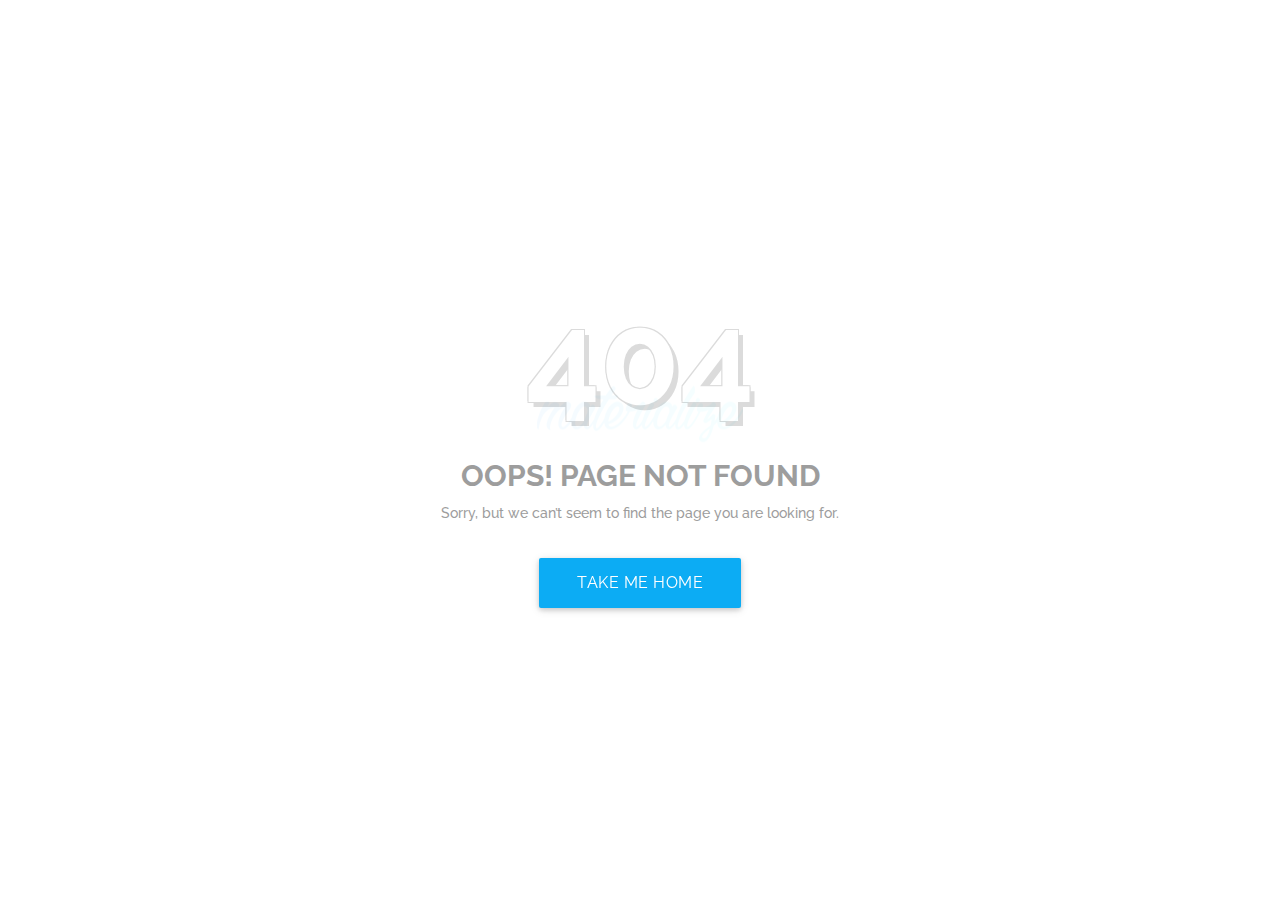
<file: 404-alt.html>
<!DOCTYPE html>
<html lang="en">
    <head>
        <meta charset="utf-8">
        <meta http-equiv="X-UA-Compatible" content="IE=edge">
        <meta name="viewport" content="width=device-width, initial-scale=1">
        <meta name="description" content="materialize is a material design based mutipurpose responsive template">
        <meta name="keywords" content="material design, card style, material template, portfolio, corporate, business, creative, agency">
        <meta name="author" content="trendytheme.net">

        <title>404</title>

        <!--  favicon -->
        <link rel="shortcut icon" href="assets/img/ico/favicon.png">
        <!--  apple-touch-icon -->
        <link rel="apple-touch-icon-precomposed" sizes="144x144" href="assets/img/ico/apple-touch-icon-144-precomposed.png">
        <link rel="apple-touch-icon-precomposed" sizes="114x114" href="assets/img/ico/apple-touch-icon-114-precomposed.png">
        <link rel="apple-touch-icon-precomposed" sizes="72x72" href="assets/img/ico/apple-touch-icon-72-precomposed.png">
        <link rel="apple-touch-icon-precomposed" href="assets/img/ico/apple-touch-icon-57-precomposed.png">

        <link href='https://fonts.googleapis.com/css?family=Raleway:400,300,500,700,900' rel='stylesheet' type='text/css'>
        <!-- FontAwesome CSS -->
        <link href="assets/fonts/font-awesome/css/font-awesome.min.css" rel="stylesheet">
        <!-- materialize -->
        <link href="assets/materialize/css/materialize.min.css" rel="stylesheet">
        <!-- Bootstrap -->
        <link href="assets/bootstrap/css/bootstrap.min.css" rel="stylesheet">
        <!-- shortcodes -->
        <link href="assets/css/shortcodes/shortcodes.css" rel="stylesheet">
        <!-- Style CSS -->
        <link href="style.css" rel="stylesheet">


        <!-- HTML5 shim and Respond.js for IE8 support of HTML5 elements and media queries -->
        <!-- WARNING: Respond.js doesn't work if you view the page via file:// -->
        <!--[if lt IE 9]>
          <script src="https://oss.maxcdn.com/html5shiv/3.7.2/html5shiv.min.js"></script>
          <script src="https://oss.maxcdn.com/respond/1.4.2/respond.min.js"></script>
        <![endif]-->
    </head>

    <body>
        
        <section class="fullscreen-banner valign-wrapper error-wrapper-alt">
            <div class="valign-cell">
              <div class="container">
                <div class="text-center">
                    <h1 class="mb-30">404</h1>
                    <span class="error-sub">OOPS! PAGE NOT FOUND</span>

                    <p>Sorry, but we can’t seem to find the page you are looking for.</p>
                    
                    <a class="btn btn-lg waves-effect waves-light" href="index.html">Take Me Home</a>
                </div>
              </div><!-- /.container -->
            </div><!-- /.valign-cell -->
        </section>


        <!-- Preloader -->
        <div id="preloader">
          <div class="preloader-position"> 
            <img src="assets/img/logo-colored.png" alt="logo" >
            <div class="progress">
              <div class="indeterminate"></div>
            </div>
          </div>
        </div>
        <!-- End Preloader -->


        <!-- jQuery -->
        <script src="assets/js/jquery-2.1.3.min.js"></script>
        <script src="assets/bootstrap/js/bootstrap.min.js"></script>
        <script src="assets/materialize/js/materialize.min.js"></script>
        <script src="assets/js/menuzord.js"></script>
        <script src="assets/js/jquery.easing.min.js"></script>
        <script src="assets/js/smoothscroll.min.js"></script>
        <script src="assets/js/twitterFetcher.min.js"></script>
        <script src="assets/js/scripts.js"></script>
    </body>
  
</html>
</file>
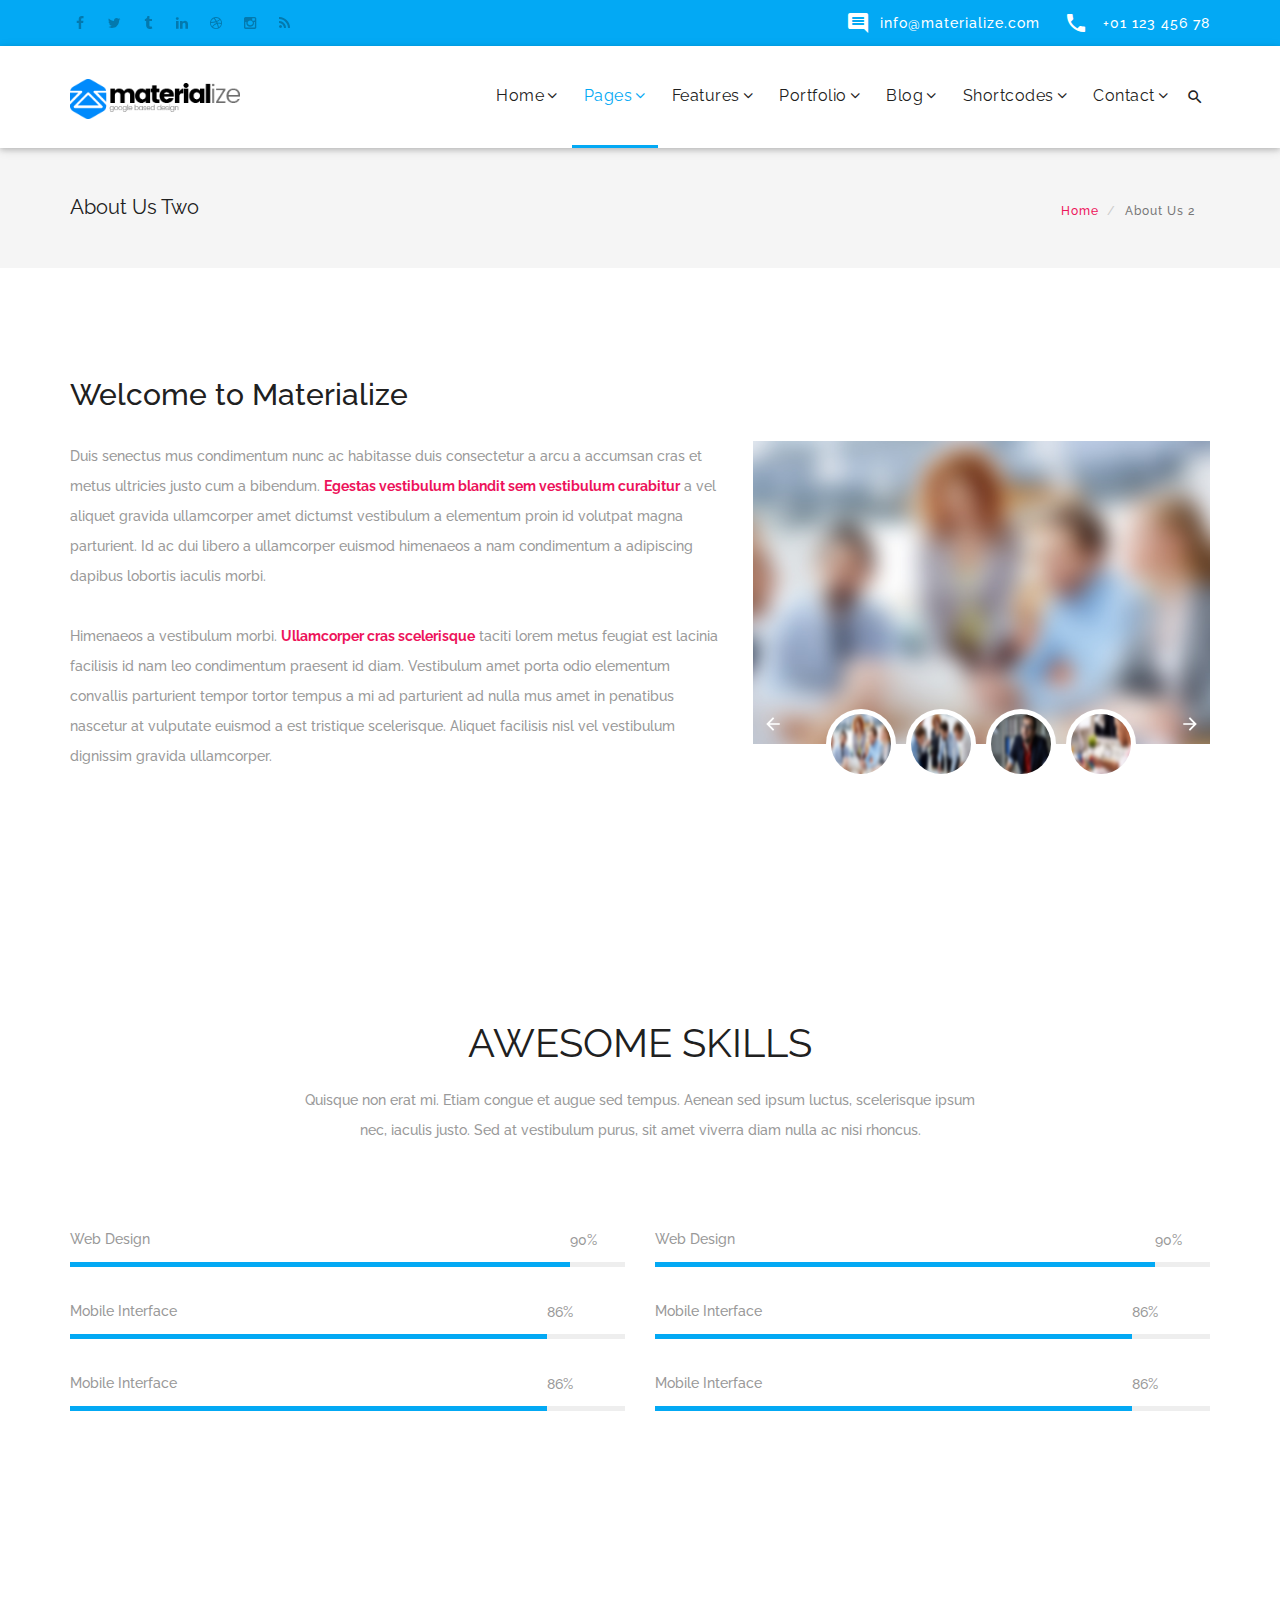
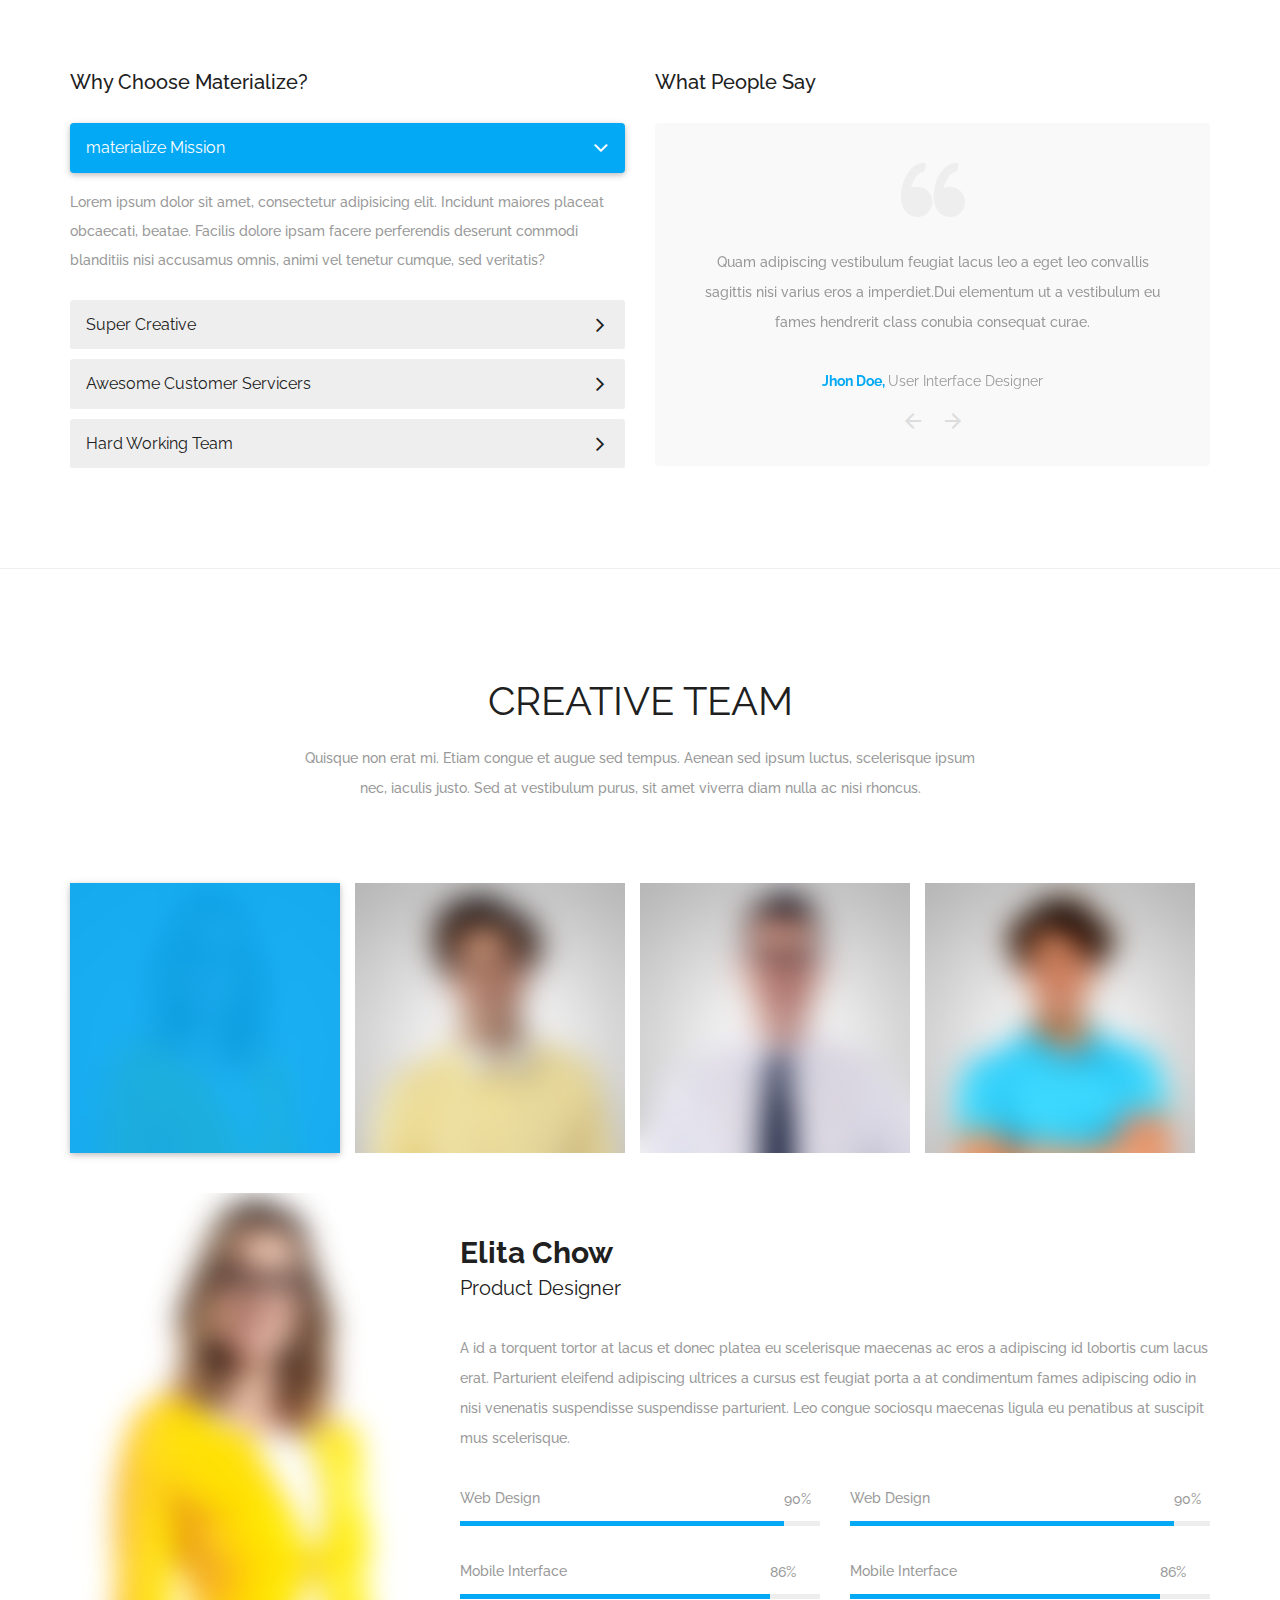
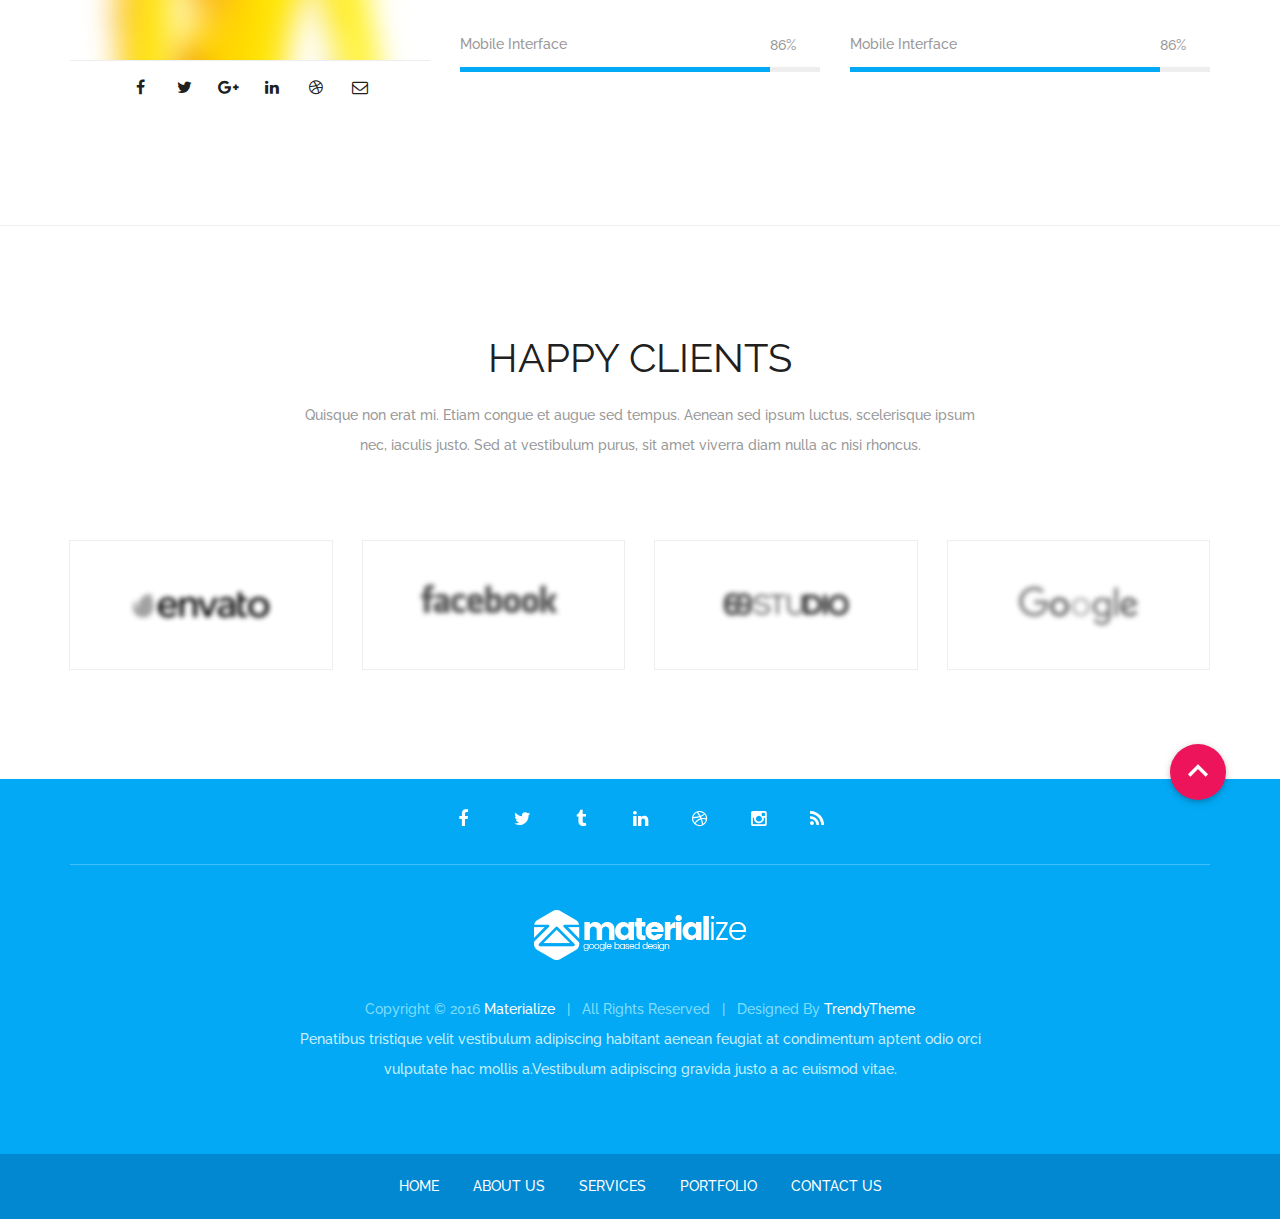
<file: about-us-2.html>
<!DOCTYPE html>
<html lang="en">
    <head>
        <meta charset="utf-8">
        <meta http-equiv="X-UA-Compatible" content="IE=edge">
        <meta name="viewport" content="width=device-width, initial-scale=1">
        <meta name="description" content="materialize is a material design based mutipurpose responsive template">
        <meta name="keywords" content="material design, card style, material template, portfolio, corporate, business, creative, agency">
        <meta name="author" content="trendytheme.net">

        <title>About Us Two</title>

        <!--  favicon -->
        <link rel="shortcut icon" href="assets/img/ico/favicon.png">
        <!--  apple-touch-icon -->
        <link rel="apple-touch-icon-precomposed" sizes="144x144" href="assets/img/ico/apple-touch-icon-144-precomposed.png">
        <link rel="apple-touch-icon-precomposed" sizes="114x114" href="assets/img/ico/apple-touch-icon-114-precomposed.png">
        <link rel="apple-touch-icon-precomposed" sizes="72x72" href="assets/img/ico/apple-touch-icon-72-precomposed.png">
        <link rel="apple-touch-icon-precomposed" href="assets/img/ico/apple-touch-icon-57-precomposed.png">
        
        <link href='https://fonts.googleapis.com/css?family=Raleway:400,300,500,700,900' rel='stylesheet' type='text/css'>
        
        <!-- FontAwesome CSS -->
        <link href="assets/fonts/font-awesome/css/font-awesome.min.css" rel="stylesheet">
        <!-- Material Icons CSS -->
        <link href="assets/fonts/iconfont/material-icons.css" rel="stylesheet">
        <!-- owl.carousel -->
        <link href="assets/owl.carousel/assets/owl.carousel.css" rel="stylesheet">
        <link href="assets/owl.carousel/assets/owl.theme.default.min.css" rel="stylesheet">
        <!-- flexslider -->
        <link href="assets/flexSlider/flexslider.css" rel="stylesheet">
        <!-- materialize -->
        <link href="assets/materialize/css/materialize.min.css" rel="stylesheet">
        <!-- Bootstrap -->
        <link href="assets/bootstrap/css/bootstrap.min.css" rel="stylesheet">
        <!-- shortcodes -->
        <link href="assets/css/shortcodes/shortcodes.css" rel="stylesheet">
        <!-- Style CSS -->
        <link href="style.css" rel="stylesheet">


        <!-- HTML5 shim and Respond.js for IE8 support of HTML5 elements and media queries -->
        <!-- WARNING: Respond.js doesn't work if you view the page via file:// -->
        <!--[if lt IE 9]>
          <script src="https://oss.maxcdn.com/html5shiv/3.7.2/html5shiv.min.js"></script>
          <script src="https://oss.maxcdn.com/respond/1.4.2/respond.min.js"></script>
        <![endif]-->
    </head>

    <body id="top" class="has-header-search">

        <!-- Top bar start-->
        <div class="top-bar light-blue visible-md visible-lg">
          <div class="container">
            <div class="row">
              <!-- Social Icon -->
              <div class="col-md-6">
                <!-- Social Icon -->
                <ul class="list-inline social-top tt-animate btt">
                  <li><a href="#"><i class="fa fa-facebook"></i></a></li>
                  <li><a href="#"><i class="fa fa-twitter"></i></a></li>
                  <li><a href="#"><i class="fa fa-tumblr"></i></a></li>
                  <li><a href="#"><i class="fa fa-linkedin"></i></a></li>
                  <li><a href="#"><i class="fa fa-dribbble"></i></a></li>
                  <li><a href="#"><i class="fa fa-instagram"></i></a></li>
                  <li><a href="#"><i class="fa fa-rss"></i></a></li>
                </ul>
              </div>

              <div class="col-md-6 text-right">
                <ul class="topbar-cta no-margin">
                  <li class="mr-20">
                    <a><i class="material-icons mr-10">&#xE0B9;</i>info@materialize.com</a>
                  </li>
                  <li>
                    <a><i class="material-icons mr-10">&#xE0CD;</i> +01 123 456 78</a>
                  </li>
                </ul>
              </div>
            </div><!-- /.row -->
          </div><!-- /.container -->
        </div>
        <!-- Top bar end-->
  

        <!--header start-->
        <header id="header" class="tt-nav nav-border-bottom">

            <div class="header-sticky light-header ">

                <div class="container">

                    <div class="search-wrapper">
                        <div class="search-trigger pull-right">
                            <div class='search-btn'></div>
                            <i class="material-icons">&#xE8B6;</i>
                        </div>

                        <!-- Modal Search Form -->
                        <i class="search-close material-icons">&#xE5CD;</i>
                        <div class="search-form-wrapper">
                            <form action="#" class="white-form">
                                <div class="input-field">
                                    <input type="text" name="search" id="search">
                                    <label for="search" class="">Search Here...</label>
                                </div>
                                <button class="btn pink search-button waves-effect waves-light" type="submit"><i class="material-icons">&#xE8B6;</i></button>
                                
                            </form>
                        </div>
                    </div><!-- /.search-wrapper -->

                    <div id="materialize-menu" class="menuzord">

                        <!--logo start-->
                        <a href="index.html" class="logo-brand">
                            <img class="retina" src="assets/img/logo.png" alt=""/>
                        </a>
                        <!--logo end-->

                        <!--mega menu start-->
                        <ul class="menuzord-menu pull-right">
                            <li><a href="javascript:void(0)">Home</a>
                                <div class="megamenu">
                                    <div class="megamenu-row">
                                        <div class="col3">
                                            <h2>Default Demos</h2>
                                            <ul class="list-unstyled clearfix">
                                                <li><a href="index.html">Home Default</a></li>
                                                <li><a href="index-2.html">Home Canvas</a></li>
                                                <li><a href="index-3.html">Home Elegent</a></li>
                                                <li><a href="index-4.html">Home Startup</a></li>
                                                <li><a href="index-5-consulting.html">Home Consulting</a></li>
                                                <li><a href="op-index-coffeeshop.html" target="_blank">Home Coffee Shop</a></li>
                                            </ul>
                                        </div>
                                        <div class="col3">
                                            <h2>Complete Demos</h2>
                                            <ul class="list-unstyled clearfix">
                                                <li><a href="creative-index.html" target="_blank">Creative Demo</a></li>
                                                <li><a href="corporate-index.html" target="_blank">Corporate Demo</a></li>
                                                <li><a href="agency-index.html" target="_blank">Agency Demo</a></li>
                                                <li><a href="construction-index.html" target="_blank">Construction Demo</a></li>
                                                <li><a href="seo-index.html" target="_blank">SEO Demo</a></li>
                                                <li><a href="restaurant-index.html" target="_blank">Restaurant Demo</a></li>
                                            </ul>
                                        </div>
                                        <div class="col3">
                                            <h2>Onepage Demo</h2>
                                            <ul class="list-unstyled clearfix">
                                                <li><a href="op-index-1.html" target="_blank">materialize Onepage</a></li>
                                                <li><a href="op-index-portfolio.html" target="_blank">Onepage Portfoilo</a></li>
                                                <li><a href="op-index-event.html" target="_blank">Onepage Event</a></li>
                                                <li><a href="op-index-book.html" target="_blank">Book Landing Page</a></li>
                                                <li><a href="op-index-app.html" target="_blank">App Landing Page 1</a></li>
                                                <li><a href="op-index-app-2.html" target="_blank">App Landing Page 2</a></li>
                                            </ul>
                                        </div>
                                        <div class="col3">
                                            <h2>Specialized Home</h2>
                                            <ul class="list-unstyled clearfix">
                                                <li><a href="index-8-portfolio.html">Home Portfolio</a></li>
                                                <li><a href="index-7-blog.html">Home Blog</a></li>
                                                <li><a href="index-6-charity.html">Home Charity</a></li>
                                                <li><a href="coming-soon-1.html" target="_blank">Coming Soon One</a></li>
                                                <li><a href="coming-soon-2.html" target="_blank">Coming Soon Two</a></li>
                                            </ul>
                                        </div>

                                    </div>
                                </div>
                            </li>

                            <li class="active"><a href="javascript:void(0)">Pages</a>
                                <div class="megamenu">
                                    <div class="megamenu-row">
                                        <div class="col3">
                                            <h2>Menu Type Page</h2>
                                            <ul class="list-unstyled">
                                                <li><a href="about-us.html">About Us 1</a></li>
                                                <li class="active"><a href="about-us-2.html">About Us 2</a></li>
                                                <li><a href="about-us-3.html">About Us 3</a></li>
                                                <li><a href="service.html">Services 1</a></li>
                                                <li><a href="service-2.html">Services 2</a></li>
                                            </ul>
                                        </div>
                                        <div class="col3">
                                            <h2>Menu Type Page</h2>
                                            <ul class="list-unstyled">
                                                <li><a href="team-1.html">Our Team 1</a></li>
                                                <li><a href="team-2.html">Our Team 2</a></li>
                                                <li><a href="faq.html">FAQ Page 1</a></li>
                                                <li><a href="faq-2.html">FAQ Page 2</a></li>
                                                <li><a href="support.html">Support Page</a></li>
                                            </ul>
                                        </div>
                                        <div class="col3">
                                            <h2>Menu Type Page</h2>
                                            <ul class="list-unstyled">
                                                <li><a href="clients.html">Our Clients</a></li>
                                                <li><a href="contact-us.html">Contact 1</a></li>
                                                <li><a href="contact-us-2.html">Contact 2</a></li>
                                                <li><a href="404.html">Error 404</a></li>
                                                <li><a href="404-alt.html">Error 404 Alt</a></li>
                                            </ul>
                                        </div>
                                        <div class="col3">
                                            <h2>Menu Type Page</h2>
                                            <ul class="list-unstyled">
                                                <li><a href="typography.html">Typography</a></li>
                                                <li><a href="login-form.html">Login/Register 1</a></li>
                                                <li><a href="login-form-2.html">Login/Register 2</a></li>
                                                <li><a href="coming-soon-1.html" target="_blank">Coming Soon 1</a></li>
                                                <li><a href="coming-soon-2.html" target="_blank">Coming Soon 2</a></li>
                                            </ul>
                                        </div>

                                    </div>
                                </div>
                            </li>

                            <li><a href="javascript:void(0)">Features</a>
                                <ul class="dropdown">
                                    <li><a href="#">Sliders</a>
                                        <ul class="dropdown">
                                            <li><a href="#">Slider Revolution</a>
                                                <ul class="dropdown">
                                                    <li><a href="slider-revoulation-fullscreen.html">Full Screen</a></li>
                                                    <li><a href="slider-revoulation-fullwidth.html">Full Width</a></li>
                                                    <li><a href="slider-revoulation-kenburns.html">Kenburns</a></li>
                                                </ul>
                                            </li>
                                            <li><a href="#">Parallax</a>
                                                <ul class="dropdown">
                                                    <li><a href="slider-revoulation-parallax-1.html">Parallax Slider</a></li>
                                                    <li><a href="slider-revoulation-parallax-book.html">Parallax Book</a></li>
                                                </ul>
                                            </li>
                                            <li><a href="#">Slider Rotate Text</a>
                                                <ul class="dropdown">
                                                    <li><a href="text-rotator-1.html">Rotate Text 1</a></li>
                                                    <li><a href="text-rotator-2.html">Rotate Text 2</a></li>
                                                    <li><a href="text-rotator-3.html">Rotate Text 3</a></li>
                                                    <li><a href="text-rotator-4.html">Rotate Text 4</a></li>
                                                    <li><a href="text-rotator-5.html">Rotate Text 5</a></li>
                                                </ul>
                                            </li>
                                            <li><a href="#">Hero Unit</a>
                                                <ul class="dropdown">
                                                    <li><a href="hero-static.html">Hero Static</a></li>
                                                    <li><a href="hero-static-left.html">Hero Static Left</a></li>
                                                    <li><a href="hero-static-right.html">Hero Static Right</a></li>
                                                </ul>
                                            </li>
                                            <li><a href="hero-cloud.html">Animate Cloud</a></li>
                                            <li><a href="hero-html-video.html">HTML5 Video</a> </li>
                                        </ul>
                                    </li>
                                    <li><a href="#">Menu Style Group 1</a>
                                        <ul class="dropdown">
                                            <li><a href="menu-transparent.html">Transparent</a></li>
                                            <li><a href="menu-semi-transparent.html">Semi Transparent</a></li>
                                            <li><a href="menu-center.html">Menu Center</a></li>
                                            <li><a href="menu-bottom.html">Bottom Position</a></li>
                                            <li><a href="menu-floating.html">Floating Menu</a></li>
                                            <li><a href="agency-index.html" target="_blank">Full Screen Menu</a></li>
                                        </ul>
                                    </li>
                                    <li><a href="#">Menu Style Group 2</a>
                                        <ul class="dropdown">
                                            <li><a href="menu-light.html">Menu Light</a></li>
                                            <li><a href="menu-topbar.html">Menu Topbar</a></li>
                                            <li><a href="menu-box.html">Menu Box</a></li>
                                            <li><a href="menu-border-box.html">Menu Border Box</a></li>
                                            <li><a href="menu-dark.html">Menu Dark</a></li>
                                            <li><a href="menu-topbar-alt.html">Menu Brand Color</a></li>
                                        </ul>
                                    </li>
                                    <li><a href="#">Page Title</a>
                                        <ul class="dropdown">
                                            <li><a href="page-title.html"> Default Title</a></li>
                                            <li><a href="page-title-bg.html"> Background Title</a></li>
                                            <li><a href="page-title-fixed-bg.html"> Background Fixed</a></li>
                                            <li><a href="page-title-center.html"> Center Title</a></li>
                                            <li><a href="page-title-dark.html"> Dark Title</a></li>
                                            <li><a href="page-title-parallax-bg.html"> Parallax Title</a></li>
                                            <li><a href="page-title-no-bg.html"> No Background</a></li>
                                            <li><a href="page-title-pattern-bg.html"> Pattern Title</a></li>
                                            <li><a href="page-title-right.html"> Right Title</a></li>
                                            <li><a href="page-title-mini.html"> Mini Title</a></li>
                                        </ul>
                                    </li>
                                    <li><a href="#">Footer</a>
                                        <ul class="dropdown">
                                            <li><a href="footer-1.html">Footer Style 1</a></li>
                                            <li><a href="footer-2.html">Footer Style 2</a></li>
                                            <li><a href="footer-3.html">Footer Style 3</a></li>
                                            <li><a href="footer-4.html">Footer Style 4</a></li>
                                            <li><a href="footer-5.html">Footer Style 5</a></li>
                                        </ul>
                                    </li>
                                </ul>
                            </li>

                            <li><a href="javascript:void(0)">Portfolio</a>
                                <ul class="dropdown">
                                    <li><a href="#">Boxed Style</a>
                                        <ul class="dropdown">
                                            <li><a href="#">Boxed Gutter Style</a>
                                                <ul class="dropdown">
                                                    <li><a href="portfolio-4.html">4 Column</a></li>
                                                    <li><a href="portfolio-3.html">3 Column</a></li>
                                                    <li><a href="portfolio-2.html">2 Column</a></li>
                                                </ul>
                                            </li>
                                            <li><a href="#">Boxed Gutter Less</a>
                                                <ul class="dropdown">
                                                    <li><a href="portfolio-4-gutterless.html">4 Column</a></li>
                                                    <li><a href="portfolio-3-gutterless.html">3 Column</a></li>
                                                    <li><a href="portfolio-2-gutterless.html">2 Column</a></li>
                                                </ul>
                                            </li>
                                        </ul>
                                    </li>
                                    <li><a href="#">Wide Style</a>
                                        <ul class="dropdown">
                                            <li><a href="#">Wide Gutter Style</a>
                                                <ul class="dropdown">
                                                    <li><a href="portfolio-6-fullwidth.html">6 Column</a></li>
                                                    <li><a href="portfolio-5-fullwidth.html">5 Column</a></li>
                                                    <li><a href="portfolio-4-fullwidth.html">4 Column</a></li>
                                                    <li><a href="portfolio-3-fullwidth.html">3 Column</a></li>
                                                    <li><a href="portfolio-2-fullwidth.html">2 Column</a></li>
                                                </ul>
                                            </li>
                                            <li><a href="#">Wide Gutter Less</a>
                                                <ul class="dropdown">
                                                    <li><a href="portfolio-6-fullwidth-gutterless.html">6 Column</a></li>
                                                    <li><a href="portfolio-5-fullwidth-gutterless.html">5 Column</a></li>
                                                    <li><a href="portfolio-4-fullwidth-gutterless.html">4 Column</a></li>
                                                    <li><a href="portfolio-3-fullwidth-gutterless.html">3 Column</a></li>
                                                    <li><a href="portfolio-2-fullwidth-gutterless.html">2 Column</a></li>
                                                </ul>
                                            </li>
                                        </ul>
                                    </li>
                                    <li><a href="#">Card Style</a>
                                        <ul class="dropdown">
                                            <li><a href="#">Card Boxed Style</a>
                                                <ul class="dropdown">
                                                    <li><a href="portfolio-card-4.html">4 Column</a></li>
                                                    <li><a href="portfolio-card-3.html">3 Column</a></li>
                                                    <li><a href="portfolio-card-2.html">2 Column</a></li>
                                                </ul>
                                            </li>
                                            <li><a href="#">Card Full Width</a>
                                                <ul class="dropdown">
                                                    <li><a href="portfolio-card-6-fullwidth.html">6 Column</a></li>
                                                    <li><a href="portfolio-card-5-fullwidth.html">5 Column</a></li>
                                                    <li><a href="portfolio-card-4-fullwidth.html">4 Column</a></li>
                                                </ul>
                                            </li>
                                        </ul>
                                    </li>
                                    <li><a href="#">Title Style</a>
                                        <ul class="dropdown">
                                            <li><a href="#">Title Boxed Style</a>
                                                <ul class="dropdown">
                                                    <li><a href="portfolio-title-4.html">4 Column</a></li>
                                                    <li><a href="portfolio-title-3.html">3 Column</a></li>
                                                    <li><a href="portfolio-title-2.html">2 Column</a></li>
                                                </ul>
                                            </li>
                                            <li><a href="#">Title Width Style</a>
                                                <ul class="dropdown">
                                                    <li><a href="portfolio-title-5-fullwidth.html">5 Column</a></li>
                                                    <li><a href="portfolio-title-4-fullwidth.html">4 Column</a></li>
                                                    <li><a href="portfolio-title-3-fullwidth.html">3 Column</a></li>
                                                    <li><a href="portfolio-title-2-fullwidth.html">2 Column</a></li>
                                                </ul>
                                            </li>
                                        </ul>
                                    </li>
                                    <li><a href="#">Masonry Style</a>
                                        <ul class="dropdown">
                                            <li><a href="#">Masonry Boxed Style</a>
                                                <ul class="dropdown">
                                                    <li><a href="portfolio-masonry-3.html">3 Column</a></li>
                                                    <li><a href="portfolio-masonry-2.html">2 Column</a></li>
                                                </ul>
                                            </li>
                                            <li><a href="#">Masonry Full Width</a>
                                                <ul class="dropdown">
                                                    <li><a href="portfolio-masonry-3-fullwidth.html">3 Column</a></li>
                                                    <li><a href="portfolio-masonry-2-fullwidth.html">2 Column</a></li>
                                                </ul>
                                            </li>
                                            <li><a href="#">Masonry Gutter Less</a>
                                                <ul class="dropdown">
                                                    <li><a href="portfolio-masonry-3-gutterless.html">3 Column</a></li>
                                                    <li><a href="portfolio-masonry-2-gutterless.html">2 Column</a></li>
                                                </ul>
                                            </li>
                                            <li><a href="#">Masonry Gutterless Full</a>
                                                <ul class="dropdown">
                                                    <li><a href="portfolio-masonry-3-gutterless-full.html">3 Column</a></li>
                                                    <li><a href="portfolio-masonry-2-gutterless-full.html">2 Column</a></li>
                                                </ul>
                                            </li>
                                        </ul>
                                    </li>
                                    <li><a href="portfolio-details-gallery.html">Portfolio Details Gallery</a></li>
                                    <li><a href="portfolio-details-2.html">Portfolio Details Image</a></li>
                                </ul>
                            </li>

                            <li><a href="javascript:void(0)">Blog</a>
                                <ul class="dropdown">
                                    <li><a href="#">Standard</a>
                                        <ul class="dropdown ">
                                            <li><a href="blog-sidebar-right.html">Sidebar Right</a></li>
                                            <li><a href="blog-sidebar-left.html">Sidebar Left</a></li>
                                            <li><a href="blog-fullwidth.html">Fullwidth</a></li>
                                        </ul>
                                    </li>

                                    <li><a href="#">Masonry</a>
                                        <ul class="dropdown ">
                                            <li><a href="blog-grid-masonry-2.html">Masonry 2 Column</a></li>
                                            <li><a href="blog-grid-masonry-2-sidebar.html">Masonry 2 Sidebar</a></li>
                                            <li><a href="blog-grid-masonry-3.html">Masonry 3 Column</a></li>
                                            <li><a href="blog-grid-masonry-4.html">Masonry 4 Column</a></li>
                                            <li><a href="blog-grid-masonry-4-fullwidth.html">Masonry Fullwidth</a></li>
                                        </ul>
                                    </li>

                                    <li><a href="#">Card Style</a>
                                        <ul class="dropdown ">
                                            <li><a href="blog-card-2.html">Card 2 Column</a></li>
                                            <li><a href="blog-card-3.html">Card 3 Column</a></li>
                                            <li><a href="blog-card-4.html">Card 4 Column</a></li>
                                        </ul>
                                    </li>

                                    <li><a href="#">Grid</a>
                                        <ul class="dropdown ">
                                            <li><a href="blog-grid.html">Blog Grid Column</a></li>
                                            <li><a href="blog-grid-right-sidebar.html">Grid Right Sidebar</a></li>
                                            <li><a href="blog-grid-left-sidebar.html">Grid Left Sidebar</a></li>
                                        </ul>
                                    </li>

                                    <li><a href="#">Blog Details</a>
                                        <ul class="dropdown ">
                                            <li><a href="blog-single-sidebar-right.html">Sidebar Right</a></li>
                                            <li><a href="blog-single-sidebar-left.html">Sidebar Left</a></li>
                                            <li><a href="blog-single-fullwidth.html">Fullwidth</a></li>
                                        </ul>
                                    </li>
                                </ul>
                            </li>

                            <li><a href="javascript:void(0)">Shortcodes</a>
                                <div class="megamenu">
                                    <div class="megamenu-row">
                                        <div class="col3">
                                            <h2>Shortcode List One</h2>
                                            <ul class="list-unstyled">
                                                <li><a href="shortcode-accordion.html">Accordion</a></li>
                                                <li><a href="shortcode-alert.html">Alert</a></li>
                                                <li><a href="shortcode-blog.html">Blog</a></li>
                                                <li><a href="shortcode-button.html">Button</a></li>
                                                <li><a href="shortcode-clients.html">Clients</a></li>
                                            </ul>
                                        </div>
                                        <div class="col3">
                                            <h2>Shortcode List Two</h2>
                                            <ul class="list-unstyled">
                                                <li><a href="shortcode-featured-box.html">Featured Box</a></li>
                                                <li><a href="shortcode-fun-facts.html">Fun Facts</a></li>
                                                <li><a href="shortcode-gallery.html">Gallery</a></li>
                                                <li><a href="shortcode-hero-block.html">Hero Block</a></li>
                                                <li><a href="shortcode-progressbar.html">Progress Bar</a></li>
                                            </ul>
                                        </div>
                                        <div class="col3">
                                            <h2>Shortcode List Three</h2>
                                            <ul class="list-unstyled">
                                                <li><a href="shortcode-promo-box.html">Promo Block</a></li>
                                                <li><a href="shortcode-tab.html">Tab</a></li>
                                                <li><a href="shortcode-table.html">Table </a></li>
                                                <li><a href="shortcode-team.html">Team </a></li>
                                                <li><a href="shortcode-testimonial.html">Testimonial </a></li>
                                            </ul>
                                        </div>
                                        <div class="col3">
                                            <h2>Shortcode List Four</h2>
                                            <ul class="list-unstyled">
                                                <li><a href="shortcode-pricing-table.html">Pricing Table</a></li>
                                                <li><a href="shortcode-food-menu.html">Restaurant Menu</a></li>
                                                <li><a href="text-rotator-1.html">Rotate Text 1</a></li>
                                                <li><a href="text-rotator-2.html">Rotate Text 2</a></li>
                                                <li><a href="text-rotator-3.html">Rotate Text 3</a></li>
                                            </ul>
                                        </div>

                                    </div>
                                </div>
                            </li>

                            <li><a href="javascript:void(0)">Contact</a>
                                <ul class="dropdown">
                                    <li><a href="contact-us.html">Contact One</a></li>
                                    <li><a href="contact-us-2.html">Contact Two</a></li>
                                </ul>
                            </li>

                        </ul>
                        <!--mega menu end-->

                    </div>
                </div>
            </div>
        </header>
        <!--header end-->


        <!--page title start-->
        <section class="page-title ptb-50">
            <div class="container">
                <div class="row">
                    <div class="col-md-12">
                        <h2>About Us Two</h2>
                        <ol class="breadcrumb">
                            <li><a href="#">Home</a></li>
                            <li class="active">About Us 2</li>
                        </ol>
                    </div>
                </div>
            </div>
        </section>
        <!--page title end-->
        

        <section class="section-padding">
            <div class="container">

              <h2 class="font-30 text-medium mb-30">Welcome to Materialize</h2>
              <div class="row">
                <div class="col-md-7">
                  
                  <p>Duis senectus mus condimentum nunc ac habitasse duis consectetur a arcu a accumsan cras et metus ultricies justo cum a bibendum. <strong><a href="#">Egestas vestibulum blandit sem vestibulum curabitur</a></strong> a vel aliquet gravida ullamcorper amet dictumst vestibulum a elementum proin id volutpat magna parturient. Id ac dui libero a ullamcorper euismod himenaeos a nam condimentum a adipiscing dapibus lobortis iaculis morbi.</p>

                  <p>Himenaeos a vestibulum morbi. <strong><a href="#">Ullamcorper cras scelerisque</a></strong> taciti lorem metus feugiat est lacinia facilisis id nam leo condimentum praesent id diam. Vestibulum amet porta odio elementum convallis parturient tempor tortor tempus a mi ad parturient ad nulla mus amet in penatibus nascetur at vulputate euismod a est tristique scelerisque. Aliquet facilisis nisl vel vestibulum dignissim gravida ullamcorper.</p>
                </div><!-- /.col-md-7 -->

                <div class="col-md-5">
                  <div class="gallery-thumb">
                    <ul class="slides">
                      <li data-thumb="assets/img/blog/blog-18.jpg">
                        <img src="assets/img/blog/blog-18.jpg" alt="image">
                      </li>
                      <li data-thumb="assets/img/blog/blog-15.jpg">
                        <img src="assets/img/blog/blog-15.jpg" alt="image">
                      </li>
                      <li data-thumb="assets/img/blog/blog-10.jpg">
                        <img src="assets/img/blog/blog-10.jpg" alt="image">
                      </li>
                      <li data-thumb="assets/img/blog/blog-19.jpg">
                        <img src="assets/img/blog/blog-19.jpg" alt="image">
                      </li>
                    </ul>
                  </div><!-- /.gallery-thumb -->
                </div><!-- /.col-md-5 -->
              </div><!-- /.row -->
            </div><!-- /.container -->
        </section>



        <section class="banner-10 bg-fixed parallax-bg ptb-110 overlay light-9" data-stellar-background-ratio="0.5">
            <div class="container">

              <div class="text-center mb-80">
                  <h2 class="section-title text-uppercase">Awesome skills</h2>
                  <p class="section-sub">Quisque non erat mi. Etiam congue et augue sed tempus. Aenean sed ipsum luctus, scelerisque ipsum nec, iaculis justo. Sed at vestibulum purus, sit amet viverra diam nulla ac nisi rhoncus.</p>
              </div>


              <div class="row">

                <div class="col-sm-6">
                    <div class="progress-section">
                        <span class="progress-title">Web Design</span>
                        <div class="progress">
                            <div class="progress-bar brand-bg six-sec-ease-in-out" role="progressbar" aria-valuenow="90" aria-valuemin="0" aria-valuemax="100">
                                <span>90%</span>
                            </div>
                        </div><!-- /.progress -->
                    </div> <!-- progress-section end -->

                    <div class="progress-section">
                        <span class="progress-title">Mobile Interface</span>
                        <div class="progress">
                            <div class="progress-bar brand-bg six-sec-ease-in-out" role="progressbar" aria-valuenow="86" aria-valuemin="0" aria-valuemax="100">
                                <span>86%</span>
                            </div>
                        </div>
                    </div> <!-- progress-section end -->

                    <div class="progress-section">
                        <span class="progress-title">Mobile Interface</span>
                        <div class="progress">
                            <div class="progress-bar brand-bg six-sec-ease-in-out" role="progressbar" aria-valuenow="86" aria-valuemin="0" aria-valuemax="100">
                                <span>86%</span>
                            </div>
                        </div>
                    </div> <!-- progress-section end -->
                </div><!-- /.col-md-6 -->

                <div class="col-sm-6">
                    <div class="progress-section">
                        <span class="progress-title">Web Design</span>
                        <div class="progress">
                            <div class="progress-bar brand-bg six-sec-ease-in-out" role="progressbar" aria-valuenow="90" aria-valuemin="0" aria-valuemax="100">
                                <span>90%</span>
                            </div>
                        </div>
                    </div> <!-- progress-section end -->

                    <div class="progress-section">
                        <span class="progress-title">Mobile Interface</span>
                        <div class="progress">
                            <div class="progress-bar brand-bg six-sec-ease-in-out" role="progressbar" aria-valuenow="86" aria-valuemin="0" aria-valuemax="100">
                                <span>86%</span>
                            </div>
                        </div>
                    </div> <!-- progress-section end -->

                    <div class="progress-section">
                        <span class="progress-title">Mobile Interface</span>
                        <div class="progress">
                            <div class="progress-bar brand-bg six-sec-ease-in-out" role="progressbar" aria-valuenow="86" aria-valuemin="0" aria-valuemax="100">
                                <span>86%</span>
                            </div>
                        </div>
                    </div> <!-- progress-section end -->
                </div><!-- /.col-md-6 -->
              </div><!-- /.row -->

            </div><!-- /.container -->
        </section>



        <section class="padding-top-120 padding-bottom-80">
            <div class="container">
              <div class="row">

              <div class="col-md-6">
                <h2 class="text-medium mb-30">Why Choose Materialize?</h2>
                  <div class="panel-group feature-accordion brand-accordion icon angle-icon" id="accordion-one">
                    <div class="panel panel-default">
                      <div class="panel-heading">
                        <h3 class="panel-title">
                          <a data-toggle="collapse" data-parent="#accordion-one" href="#collapse-one">
                            materialize Mission
                          </a>
                        </h3>
                      </div>
                      <div id="collapse-one" class="panel-collapse collapse in">
                        <div class="panel-body">
                          Lorem ipsum dolor sit amet, consectetur adipisicing elit. Incidunt maiores placeat obcaecati, beatae. Facilis dolore ipsam facere perferendis deserunt commodi blanditiis nisi accusamus omnis, animi vel tenetur cumque, sed veritatis?
                        </div>
                      </div>
                    </div>
                    <div class="panel panel-default">
                      <div class="panel-heading">
                        <h3 class="panel-title">
                          <a class="collapsed" data-toggle="collapse" data-parent="#accordion-one" href="#collapse-two">
                            Super Creative
                          </a>
                        </h3>
                      </div>
                      <div id="collapse-two" class="panel-collapse collapse">
                        <div class="panel-body">
                          Lorem ipsum dolor sit amet, consectetur adipisicing elit. Incidunt maiores placeat obcaecati, beatae. Facilis dolore ipsam facere perferendis deserunt commodi blanditiis nisi accusamus omnis, animi vel tenetur cumque, sed veritatis?
                        </div>
                      </div>
                    </div>
                    <div class="panel panel-default">
                      <div class="panel-heading">
                        <h3 class="panel-title">
                          <a class="collapsed" data-toggle="collapse" data-parent="#accordion-one" href="#collapse-three">
                            Awesome Customer Servicers
                          </a>
                        </h3>
                      </div>
                      <div id="collapse-three" class="panel-collapse collapse">
                        <div class="panel-body">
                          Anim pariatur cliche reprehenderit, enim eiusmod high life accusamus terry richardson ad squid. 3 wolf moon officia aute, non cupidatat skateboard dolor brunch.
                        </div>
                      </div>
                    </div>
                    <div class="panel panel-default">
                      <div class="panel-heading">
                        <h3 class="panel-title">
                          <a class="collapsed" data-toggle="collapse" data-parent="#accordion-one" href="#collapse-four">
                            Hard Working Team
                          </a>
                        </h3>
                      </div>
                      <div id="collapse-four" class="panel-collapse collapse">
                        <div class="panel-body">
                          Anim pariatur cliche reprehenderit, enim eiusmod high life accusamus terry richardson ad squid. 3 wolf moon officia aute, non cupidatat skateboard dolor brunch.
                        </div>
                      </div>
                    </div>
                  </div>                  
              </div><!-- /.col-md-6 -->


              <div class="col-md-6">
                <h2 class="text-medium mb-30">What People Say</h2>
                <div id="client-testimonial" class="carousel slide carousel-testimonial text-center gray-bg" data-ride="carousel">

                  <!-- Wrapper for slides -->
                  <div class="carousel-inner" role="listbox">
                    <div class="item active">
                      <div class="avatar">
                          <img src="assets/img/quote-dark.png" alt="Customer Thumb">
                      </div>
                      <div class="content">
                          <p>Quam adipiscing vestibulum feugiat lacus leo a eget leo convallis sagittis nisi varius eros a imperdiet.Dui elementum ut a vestibulum eu fames hendrerit class conubia consequat curae.</p>

                          <div class="testimonial-meta brand-color">
                              Jhon Doe,
                              <span>User Interface Designer</span> 
                          </div>
                      </div>
                    </div>

                    <div class="item">
                      <div class="avatar">
                          <img src="assets/img/quote-dark.png" alt="Customer Thumb">
                      </div>
                      <div class="content">
                          <p>Quam adipiscing vestibulum feugiat lacus leo a eget leo convallis sagittis nisi varius eros a imperdiet.Dui elementum ut a vestibulum eu fames hendrerit class conubia consequat curae.</p>

                          <div class="testimonial-meta brand-color">
                              Elita Chow,
                              <span>User Interface Designer</span>
                          </div>
                      </div>
                    </div>

                    <div class="item">
                      <div class="avatar">
                          <img src="assets/img/quote-dark.png" alt="Customer Thumb">
                      </div>
                      <div class="content">
                          <p>Quam adipiscing vestibulum feugiat lacus leo a eget leo convallis sagittis nisi varius eros a imperdiet.Dui elementum ut a vestibulum eu fames hendrerit class conubia consequat curae.</p>

                          <div class="testimonial-meta brand-color">
                              Tomas Hody,
                              <span>User Interface Designer</span>
                          </div>
                      </div>
                    </div>

                  </div>

                  <!-- Controls -->
                  <a class="left carousel-control" href="#client-testimonial" role="button" data-slide="prev">
                    <span class="material-icons" aria-hidden="true">&#xE5C4;</span>
                    <span class="sr-only">Previous</span>
                  </a>
                  <a class="right carousel-control" href="#client-testimonial" role="button" data-slide="next">
                    <span class="material-icons" aria-hidden="true">&#xE5C8;</span>
                    <span class="sr-only">Next</span>
                  </a>
                </div>
              </div><!-- /.col-md-6 -->


              </div><!-- /.row -->
            </div><!-- /.container -->
        </section>


        <hr>


        <section class="section-padding">
            <div class="container">

              <div class="text-center mb-80">
                  <h2 class="section-title text-uppercase">Creative Team</h2>
                  <p class="section-sub">Quisque non erat mi. Etiam congue et augue sed tempus. Aenean sed ipsum luctus, scelerisque ipsum nec, iaculis justo. Sed at vestibulum purus, sit amet viverra diam nulla ac nisi rhoncus.</p>
              </div>

              <div class="team-tab" role="tabpanel">
                  <!-- Nav tabs -->
                  <ul class="nav nav-tabs nav-justified" role="tablist">
                      <li class="active">
                          <a href="#team-1" data-toggle="tab">
                            <img src="assets/img/team/team-1.jpg" class="img-responsive" alt="Image">
                          </a>
                      </li>

                      <li>
                          <a href="#team-2" data-toggle="tab">
                              <img src="assets/img/team/team-2.jpg" class="img-responsive" alt="Image">
                          </a>
                      </li>

                      <li>
                          <a href="#team-3" data-toggle="tab">
                              <img src="assets/img/team/team-3.jpg" class="img-responsive" alt="Image">
                          </a>
                      </li>

                      <li>
                          <a href="#team-4" data-toggle="tab">
                              <img src="assets/img/team/team-4.jpg" class="img-responsive" alt="Image">
                          </a>
                      </li>
                  </ul>

                  <!-- Tab panes -->
                  <div class="panel-body">
                    <div class="tab-content">
                      <div role="tabpanel" class="tab-pane fade in active" id="team-1">
                          <div class="row">
                              <div class="col-md-4 col-sm-3">
                                  <figure class="team-img text-center">
                                      <img src="assets/img/team/team-large-1.png" class="img-responsive" alt="Image">

                                      <ul class="team-social-links list-inline">
                                          <li><a href="#"><i class="fa fa-facebook"></i></a></li>
                                          <li><a href="#"><i class="fa fa-twitter"></i></a></li>
                                          <li><a href="#"><i class="fa fa-google-plus"></i></a></li>
                                          <li><a href="#"><i class="fa fa-linkedin"></i></a></li>
                                          <li><a href="#"><i class="fa fa-dribbble"></i></a></li>
                                          <li><a href="#"><i class="fa fa-envelope-o"></i></a></li>
                                      </ul>
                                  </figure>
                              </div><!-- /.col-md-4 -->

                              <div class="col-md-8 col-sm-9">

                                  <div class="team-intro">
                                      <h3>Elita Chow <small>Product Designer</small></h3>
                                      <p>A id a torquent tortor at lacus et donec platea eu scelerisque maecenas ac eros a adipiscing id lobortis cum lacus erat. Parturient eleifend adipiscing ultrices a cursus est feugiat porta a at condimentum fames adipiscing odio in nisi venenatis suspendisse suspendisse parturient. Leo congue sociosqu maecenas ligula eu penatibus at suscipit mus scelerisque.</p>     
                                  </div>

                                
                                  <div class="team-skill">
                                      <div class="row">

                                        <div class="col-sm-6">

                                            <div class="progress-section">
                                                <span class="progress-title">Web Design</span>
                                                <div class="progress">
                                                    <div class="progress-bar brand-bg six-sec-ease-in-out" role="progressbar" aria-valuenow="90" aria-valuemin="0" aria-valuemax="100">
                                                        <span>90%</span>
                                                    </div>
                                                </div><!-- /.progress -->
                                            </div> <!-- progress-section end -->


                                            <div class="progress-section">
                                                <span class="progress-title">Mobile Interface</span>
                                                <div class="progress">
                                                    <div class="progress-bar brand-bg six-sec-ease-in-out" role="progressbar" aria-valuenow="86" aria-valuemin="0" aria-valuemax="100">
                                                        <span>86%</span>
                                                    </div>
                                                </div>
                                            </div> <!-- progress-section end -->

                                            <div class="progress-section">
                                                <span class="progress-title">Mobile Interface</span>
                                                <div class="progress">
                                                    <div class="progress-bar brand-bg six-sec-ease-in-out" role="progressbar" aria-valuenow="86" aria-valuemin="0" aria-valuemax="100">
                                                        <span>86%</span>
                                                    </div>
                                                </div>
                                            </div> <!-- progress-section end -->
                                        </div><!-- /.col-md-6 -->

                                        <div class="col-sm-6">
                                            <div class="progress-section">
                                                <span class="progress-title">Web Design</span>
                                                <div class="progress">
                                                    <div class="progress-bar brand-bg six-sec-ease-in-out" role="progressbar" aria-valuenow="90" aria-valuemin="0" aria-valuemax="100">
                                                        <span>90%</span>
                                                    </div>
                                                </div>
                                            </div> <!-- progress-section end -->

                                            <div class="progress-section">
                                                <span class="progress-title">Mobile Interface</span>
                                                <div class="progress">
                                                    <div class="progress-bar brand-bg six-sec-ease-in-out" role="progressbar" aria-valuenow="86" aria-valuemin="0" aria-valuemax="100">
                                                        <span>86%</span>
                                                    </div>
                                                </div>
                                            </div> <!-- progress-section end -->

                                            <div class="progress-section">
                                                <span class="progress-title">Mobile Interface</span>
                                                <div class="progress">
                                                    <div class="progress-bar brand-bg six-sec-ease-in-out" role="progressbar" aria-valuenow="86" aria-valuemin="0" aria-valuemax="100">
                                                        <span>86%</span>
                                                    </div>
                                                </div>
                                            </div> <!-- progress-section end -->
                                        </div><!-- /.col-md-6 -->

                                      </div><!-- /.row -->

                                  </div> <!--team-skill end -->
                              </div> <!-- col-md-8 -->
                          </div> <!-- row -->
                      </div> <!--team-1 end-->

                        <div role="tabpanel" class="tab-pane fade" id="team-2">
                          <div class="row">
                              <div class="col-md-4 col-sm-3">
                                  <figure class="team-img text-center">
                                      <img src="assets/img/team/team-large-2.png" class="img-responsive" alt="Image">

                                      <ul class="team-social-links list-inline">
                                          <li><a href="#"><i class="fa fa-facebook"></i></a></li>
                                          <li><a href="#"><i class="fa fa-twitter"></i></a></li>
                                          <li><a href="#"><i class="fa fa-google-plus"></i></a></li>
                                          <li><a href="#"><i class="fa fa-linkedin"></i></a></li>
                                          <li><a href="#"><i class="fa fa-dribbble"></i></a></li>
                                          <li><a href="#"><i class="fa fa-envelope-o"></i></a></li>
                                      </ul>
                                  </figure>
                              </div><!-- /.col-md-4 -->

                              <div class="col-md-8 col-sm-9">

                                  <div class="team-intro">
                                      <h3>Jhon Doe <small>Product Developer</small></h3>
                                      <p>A id a torquent tortor at lacus et donec platea eu scelerisque maecenas ac eros a adipiscing id lobortis cum lacus erat. Parturient eleifend adipiscing ultrices a cursus est feugiat porta a at condimentum fames adipiscing odio in nisi venenatis suspendisse suspendisse parturient. Leo congue sociosqu maecenas ligula eu penatibus at suscipit mus scelerisque.</p>     
                                  </div>

                                
                                  <div class="team-skill">
                                      <div class="row">

                                        <div class="col-sm-6">

                                            <div class="progress-section">
                                                <span class="progress-title">Web Design</span>
                                                <div class="progress">
                                                    <div class="progress-bar brand-bg six-sec-ease-in-out" role="progressbar" aria-valuenow="90" aria-valuemin="0" aria-valuemax="100">
                                                        <span>90%</span>
                                                    </div>
                                                </div><!-- /.progress -->
                                            </div> <!-- progress-section end -->


                                            <div class="progress-section">
                                                <span class="progress-title">Mobile Interface</span>
                                                <div class="progress">
                                                    <div class="progress-bar brand-bg six-sec-ease-in-out" role="progressbar" aria-valuenow="86" aria-valuemin="0" aria-valuemax="100">
                                                        <span>86%</span>
                                                    </div>
                                                </div>
                                            </div> <!-- progress-section end -->

                                            <div class="progress-section">
                                                <span class="progress-title">Mobile Interface</span>
                                                <div class="progress">
                                                    <div class="progress-bar brand-bg six-sec-ease-in-out" role="progressbar" aria-valuenow="86" aria-valuemin="0" aria-valuemax="100">
                                                        <span>86%</span>
                                                    </div>
                                                </div>
                                            </div> <!-- progress-section end -->
                                        </div><!-- /.col-md-6 -->

                                        <div class="col-sm-6">
                                            <div class="progress-section">
                                                <span class="progress-title">Web Design</span>
                                                <div class="progress">
                                                    <div class="progress-bar brand-bg six-sec-ease-in-out" role="progressbar" aria-valuenow="90" aria-valuemin="0" aria-valuemax="100">
                                                        <span>90%</span>
                                                    </div>
                                                </div>
                                            </div> <!-- progress-section end -->

                                            <div class="progress-section">
                                                <span class="progress-title">Mobile Interface</span>
                                                <div class="progress">
                                                    <div class="progress-bar brand-bg six-sec-ease-in-out" role="progressbar" aria-valuenow="86" aria-valuemin="0" aria-valuemax="100">
                                                        <span>86%</span>
                                                    </div>
                                                </div>
                                            </div> <!-- progress-section end -->

                                            <div class="progress-section">
                                                <span class="progress-title">Mobile Interface</span>
                                                <div class="progress">
                                                    <div class="progress-bar brand-bg six-sec-ease-in-out" role="progressbar" aria-valuenow="86" aria-valuemin="0" aria-valuemax="100">
                                                        <span>86%</span>
                                                    </div>
                                                </div>
                                            </div> <!-- progress-section end -->
                                        </div><!-- /.col-md-6 -->

                                      </div><!-- /.row -->

                                  </div> <!--team-skill end -->
                              </div> <!-- col-md-8 -->
                          </div> <!-- row -->
                        </div> <!--team-2 end -->

                        <div role="tabpanel" class="tab-pane fade" id="team-3">
                          <div class="row">
                              <div class="col-md-4 col-sm-3">
                                  <figure class="team-img text-center">
                                      <img src="assets/img/team/team-large-3.png" class="img-responsive" alt="Image">

                                      <ul class="team-social-links list-inline">
                                          <li><a href="#"><i class="fa fa-facebook"></i></a></li>
                                          <li><a href="#"><i class="fa fa-twitter"></i></a></li>
                                          <li><a href="#"><i class="fa fa-google-plus"></i></a></li>
                                          <li><a href="#"><i class="fa fa-linkedin"></i></a></li>
                                          <li><a href="#"><i class="fa fa-dribbble"></i></a></li>
                                          <li><a href="#"><i class="fa fa-envelope-o"></i></a></li>
                                      </ul>
                                  </figure>
                              </div><!-- /.col-md-4 -->

                              <div class="col-md-8 col-sm-9">

                                  <div class="team-intro">
                                      <h3>Tomas Udoya <small>Product Designer</small></h3>
                                      <p>A id a torquent tortor at lacus et donec platea eu scelerisque maecenas ac eros a adipiscing id lobortis cum lacus erat. Parturient eleifend adipiscing ultrices a cursus est feugiat porta a at condimentum fames adipiscing odio in nisi venenatis suspendisse suspendisse parturient. Leo congue sociosqu maecenas ligula eu penatibus at suscipit mus scelerisque.</p>     
                                  </div>

                                
                                  <div class="team-skill">
                                      <div class="row">

                                        <div class="col-sm-6">

                                            <div class="progress-section">
                                                <span class="progress-title">Web Design</span>
                                                <div class="progress">
                                                    <div class="progress-bar brand-bg six-sec-ease-in-out" role="progressbar" aria-valuenow="90" aria-valuemin="0" aria-valuemax="100">
                                                        <span>90%</span>
                                                    </div>
                                                </div><!-- /.progress -->
                                            </div> <!-- progress-section end -->


                                            <div class="progress-section">
                                                <span class="progress-title">Mobile Interface</span>
                                                <div class="progress">
                                                    <div class="progress-bar brand-bg six-sec-ease-in-out" role="progressbar" aria-valuenow="86" aria-valuemin="0" aria-valuemax="100">
                                                        <span>86%</span>
                                                    </div>
                                                </div>
                                            </div> <!-- progress-section end -->

                                            <div class="progress-section">
                                                <span class="progress-title">Mobile Interface</span>
                                                <div class="progress">
                                                    <div class="progress-bar brand-bg six-sec-ease-in-out" role="progressbar" aria-valuenow="86" aria-valuemin="0" aria-valuemax="100">
                                                        <span>86%</span>
                                                    </div>
                                                </div>
                                            </div> <!-- progress-section end -->
                                        </div><!-- /.col-md-6 -->

                                        <div class="col-sm-6">
                                            <div class="progress-section">
                                                <span class="progress-title">Web Design</span>
                                                <div class="progress">
                                                    <div class="progress-bar brand-bg six-sec-ease-in-out" role="progressbar" aria-valuenow="90" aria-valuemin="0" aria-valuemax="100">
                                                        <span>90%</span>
                                                    </div>
                                                </div>
                                            </div> <!-- progress-section end -->

                                            <div class="progress-section">
                                                <span class="progress-title">Mobile Interface</span>
                                                <div class="progress">
                                                    <div class="progress-bar brand-bg six-sec-ease-in-out" role="progressbar" aria-valuenow="86" aria-valuemin="0" aria-valuemax="100">
                                                        <span>86%</span>
                                                    </div>
                                                </div>
                                            </div> <!-- progress-section end -->

                                            <div class="progress-section">
                                                <span class="progress-title">Mobile Interface</span>
                                                <div class="progress">
                                                    <div class="progress-bar brand-bg six-sec-ease-in-out" role="progressbar" aria-valuenow="86" aria-valuemin="0" aria-valuemax="100">
                                                        <span>86%</span>
                                                    </div>
                                                </div>
                                            </div> <!-- progress-section end -->
                                        </div><!-- /.col-md-6 -->

                                      </div><!-- /.row -->

                                  </div> <!--team-skill end -->
                              </div> <!-- col-md-8 -->
                          </div> <!-- row -->
                        </div> <!--team-3 end -->

                        <div role="tabpanel" class="tab-pane fade" id="team-4">
                          <div class="row">
                              <div class="col-md-4 col-sm-3">
                                  <figure class="team-img text-center">
                                      <img src="assets/img/team/team-large-4.png" class="img-responsive" alt="Image">

                                      <ul class="team-social-links list-inline">
                                          <li><a href="#"><i class="fa fa-facebook"></i></a></li>
                                          <li><a href="#"><i class="fa fa-twitter"></i></a></li>
                                          <li><a href="#"><i class="fa fa-google-plus"></i></a></li>
                                          <li><a href="#"><i class="fa fa-linkedin"></i></a></li>
                                          <li><a href="#"><i class="fa fa-dribbble"></i></a></li>
                                          <li><a href="#"><i class="fa fa-envelope-o"></i></a></li>
                                      </ul>
                                  </figure>
                              </div><!-- /.col-md-4 -->

                              <div class="col-md-8 col-sm-9">

                                  <div class="team-intro">
                                      <h3>Jonathon Bin <small>Product Developer</small></h3>
                                      <p>A id a torquent tortor at lacus et donec platea eu scelerisque maecenas ac eros a adipiscing id lobortis cum lacus erat. Parturient eleifend adipiscing ultrices a cursus est feugiat porta a at condimentum fames adipiscing odio in nisi venenatis suspendisse suspendisse parturient. Leo congue sociosqu maecenas ligula eu penatibus at suscipit mus scelerisque.</p>     
                                  </div>

                                
                                  <div class="team-skill">
                                      <div class="row">

                                        <div class="col-sm-6">

                                            <div class="progress-section">
                                                <span class="progress-title">Web Design</span>
                                                <div class="progress">
                                                    <div class="progress-bar brand-bg six-sec-ease-in-out" role="progressbar" aria-valuenow="90" aria-valuemin="0" aria-valuemax="100">
                                                        <span>90%</span>
                                                    </div>
                                                </div><!-- /.progress -->
                                            </div> <!-- progress-section end -->


                                            <div class="progress-section">
                                                <span class="progress-title">Mobile Interface</span>
                                                <div class="progress">
                                                    <div class="progress-bar brand-bg six-sec-ease-in-out" role="progressbar" aria-valuenow="86" aria-valuemin="0" aria-valuemax="100">
                                                        <span>86%</span>
                                                    </div>
                                                </div>
                                            </div> <!-- progress-section end -->

                                            <div class="progress-section">
                                                <span class="progress-title">Mobile Interface</span>
                                                <div class="progress">
                                                    <div class="progress-bar brand-bg six-sec-ease-in-out" role="progressbar" aria-valuenow="86" aria-valuemin="0" aria-valuemax="100">
                                                        <span>86%</span>
                                                    </div>
                                                </div>
                                            </div> <!-- progress-section end -->
                                        </div><!-- /.col-md-6 -->

                                        <div class="col-sm-6">
                                            <div class="progress-section">
                                                <span class="progress-title">Web Design</span>
                                                <div class="progress">
                                                    <div class="progress-bar brand-bg six-sec-ease-in-out" role="progressbar" aria-valuenow="90" aria-valuemin="0" aria-valuemax="100">
                                                        <span>90%</span>
                                                    </div>
                                                </div>
                                            </div> <!-- progress-section end -->

                                            <div class="progress-section">
                                                <span class="progress-title">Mobile Interface</span>
                                                <div class="progress">
                                                    <div class="progress-bar brand-bg six-sec-ease-in-out" role="progressbar" aria-valuenow="86" aria-valuemin="0" aria-valuemax="100">
                                                        <span>86%</span>
                                                    </div>
                                                </div>
                                            </div> <!-- progress-section end -->

                                            <div class="progress-section">
                                                <span class="progress-title">Mobile Interface</span>
                                                <div class="progress">
                                                    <div class="progress-bar brand-bg six-sec-ease-in-out" role="progressbar" aria-valuenow="86" aria-valuemin="0" aria-valuemax="100">
                                                        <span>86%</span>
                                                    </div>
                                                </div>
                                            </div> <!-- progress-section end -->
                                        </div><!-- /.col-md-6 -->

                                      </div><!-- /.row -->

                                  </div> <!--team-skill end -->
                              </div> <!-- col-md-8 -->
                          </div> <!-- row -->
                        </div> <!--team-4 end -->

                    </div> <!--tab-content end -->
                  </div>

              </div> <!--tab-pan end --> 

            </div><!-- /.container -->
        </section>

        
        <hr>


        <section class="section-padding">
          <div class="container">

            <div class="text-center mb-80">
                <h2 class="section-title text-uppercase">Happy Clients</h2>
                <p class="section-sub">Quisque non erat mi. Etiam congue et augue sed tempus. Aenean sed ipsum luctus, scelerisque ipsum nec, iaculis justo. Sed at vestibulum purus, sit amet viverra diam nulla ac nisi rhoncus.</p>
            </div>

            <div class="clients-grid gutter">
              <div class="row">
                <div class="col-md-3 col-sm-6">
                    <div class="border-box">
                        <a href="#">
                          <img src="assets/img/client-logo/envato.png" alt="clients">
                        </a>
                    </div><!-- /.border-box -->
                </div><!-- /.col-md-3 -->

                <div class="col-md-3 col-sm-6">
                    <div class="border-box">
                        <a href="#">
                          <img src="assets/img/client-logo/fb.png" alt="clients">
                        </a>
                    </div><!-- /.border-box -->
                </div><!-- /.col-md-3 -->

                <div class="col-md-3 col-sm-6">
                    <div class="border-box">
                        <a href="#">
                          <img src="assets/img/client-logo/studio.png" alt="clients">
                        </a>
                    </div><!-- /.border-box -->
                </div><!-- /.col-md-3 -->

                <div class="col-md-3 col-sm-6">
                    <div class="border-box">
                        <a href="#">
                          <img src="assets/img/client-logo/google.png" alt="clients">
                        </a>
                    </div><!-- /.border-box -->
                </div><!-- /.col-md-3 -->
              </div><!-- /.row -->
            </div><!-- /.clients-grid -->

          </div><!-- /.container -->
        </section>
        


        <footer class="footer footer-four">
            <div class="primary-footer brand-bg text-center">
                <div class="container">

                  <a href="#top" class="page-scroll btn-floating btn-large pink back-top waves-effect waves-light tt-animate btt" data-section="#top">
                    <i class="material-icons">&#xE316;</i>
                  </a>

                  <ul class="social-link tt-animate ltr mt-20">
                    <li><a href="#"><i class="fa fa-facebook"></i></a></li>
                    <li><a href="#"><i class="fa fa-twitter"></i></a></li>
                    <li><a href="#"><i class="fa fa-tumblr"></i></a></li>
                    <li><a href="#"><i class="fa fa-linkedin"></i></a></li>
                    <li><a href="#"><i class="fa fa-dribbble"></i></a></li>
                    <li><a href="#"><i class="fa fa-instagram"></i></a></li>
                    <li><a href="#"><i class="fa fa-rss"></i></a></li>
                  </ul>

                  <hr class="mt-15">

                  <div class="row">
                    <div class="col-md-12">
                          <div class="footer-logo">
                            <img src="assets/img/logo-white.png" alt="">
                          </div>

                          <span class="copy-text">Copyright &copy; 2016 <a href="#">Materialize</a> &nbsp; | &nbsp;  All Rights Reserved &nbsp; | &nbsp;  Designed By <a href="#">TrendyTheme</a></span>
                          <div class="footer-intro">
                            <p>Penatibus tristique velit vestibulum adipiscing habitant aenean feugiat at condimentum aptent odio orci vulputate hac mollis a.Vestibulum adipiscing gravida justo a ac euismod vitae.</p>
                          </div>
                    </div><!-- /.col-md-12 -->
                  </div><!-- /.row -->
                </div><!-- /.container -->
            </div><!-- /.primary-footer -->

            <div class="secondary-footer brand-bg darken-2 text-center">
                <div class="container">
                    <ul>
                      <li><a href="#">Home</a></li>
                      <li><a href="#">About us</a></li>
                      <li><a href="#">Services</a></li>
                      <li><a href="#">Portfolio</a></li>
                      <li><a href="#">Contact us</a></li>
                    </ul>
                </div><!-- /.container -->
            </div><!-- /.secondary-footer -->
        </footer>


        <!-- Preloader -->
        <div id="preloader">
          <div class="preloader-position"> 
            <img src="assets/img/logo-colored.png" alt="logo" >
            <div class="progress">
              <div class="indeterminate"></div>
            </div>
          </div>
        </div>
        <!-- End Preloader -->
        

        <!-- jQuery -->
        <script src="assets/js/jquery-2.1.3.min.js"></script>
        <script src="assets/bootstrap/js/bootstrap.min.js"></script>
        <script src="assets/materialize/js/materialize.min.js"></script>
        <script src="assets/js/menuzord.js"></script>
        <script src="assets/js/jquery.easing.min.js"></script>
        <script src="assets/js/smoothscroll.min.js"></script>
        <script src="assets/js/imagesloaded.js"></script>
        <script src="assets/js/jquery.stellar.min.js"></script>
        <script src="assets/js/jquery.inview.min.js"></script>
        <script src="assets/js/bootstrap-tabcollapse.min.js"></script>
        <script src="assets/owl.carousel/owl.carousel.min.js"></script>
        <script src="assets/flexSlider/jquery.flexslider-min.js"></script>
        <script src="assets/magnific-popup/jquery.magnific-popup.min.js"></script>
        <script src="assets/js/scripts.js"></script>
    </body>
  
</html>
</file>
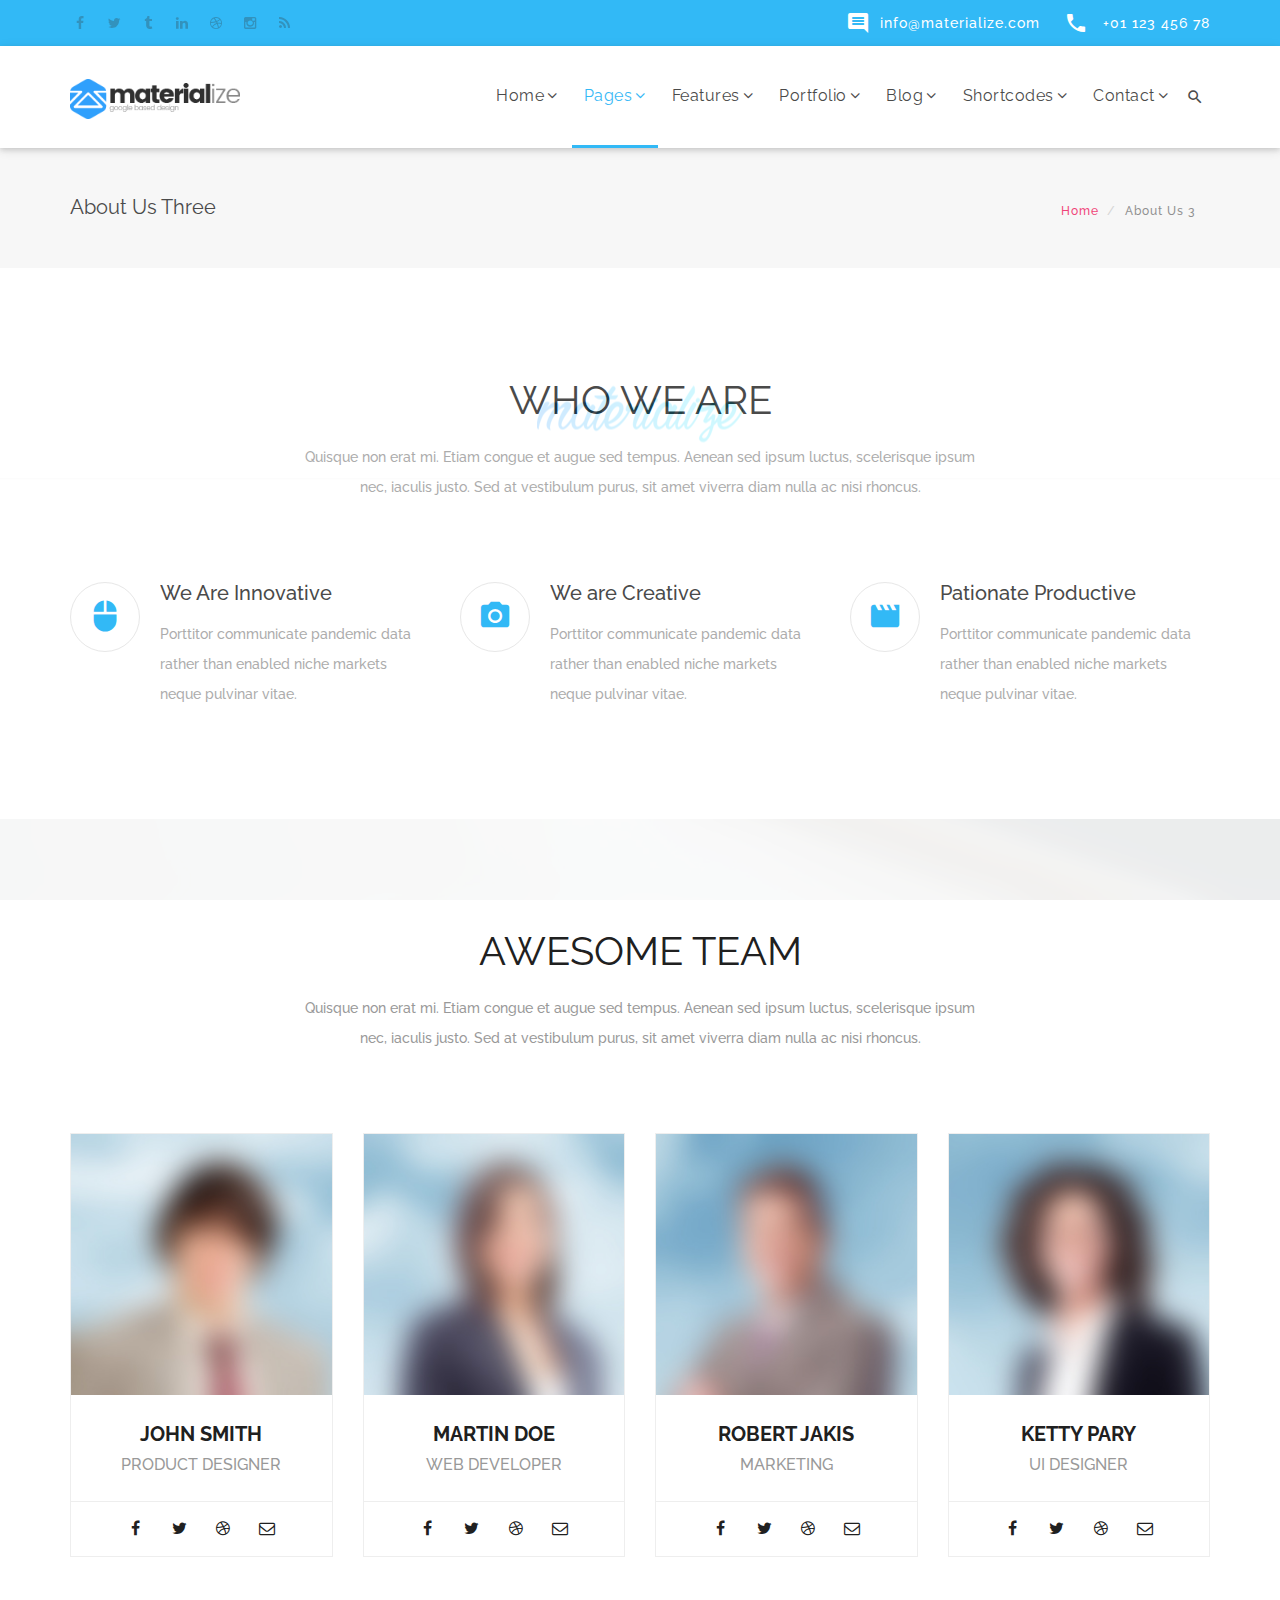
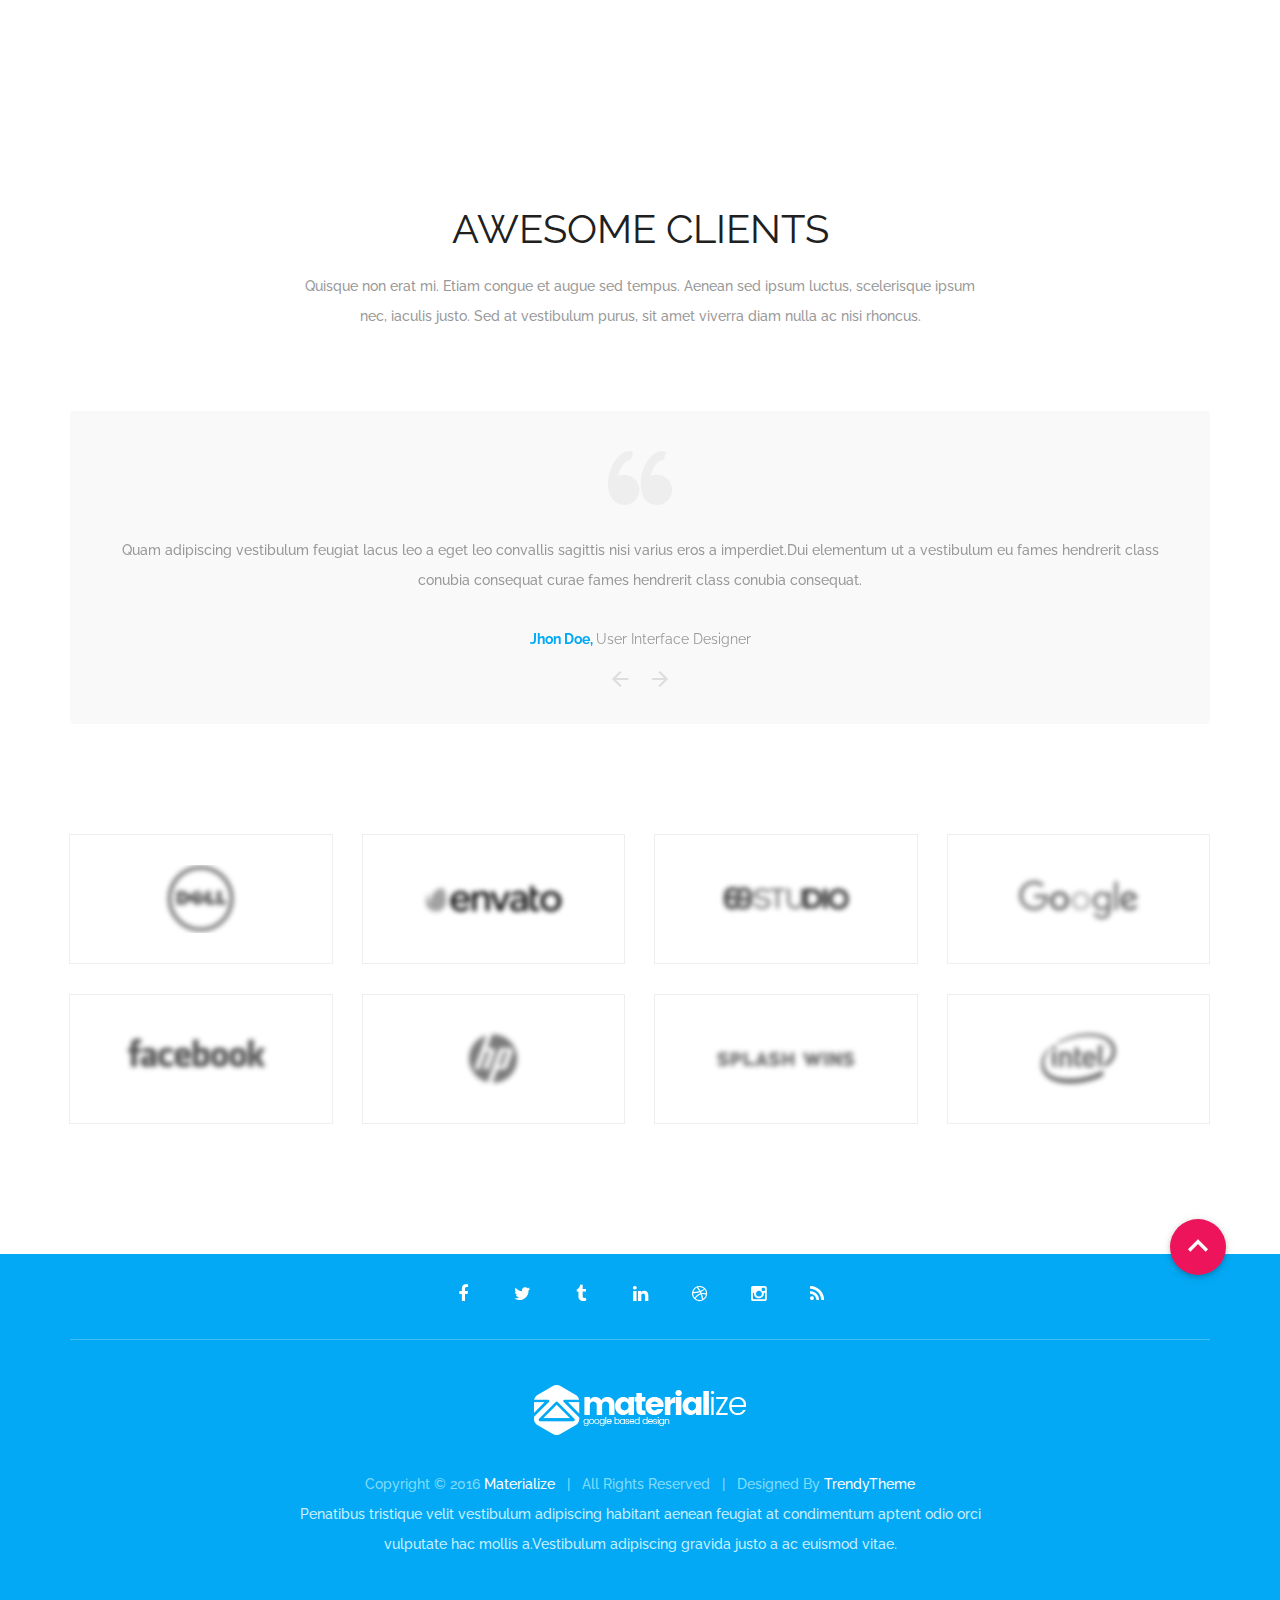
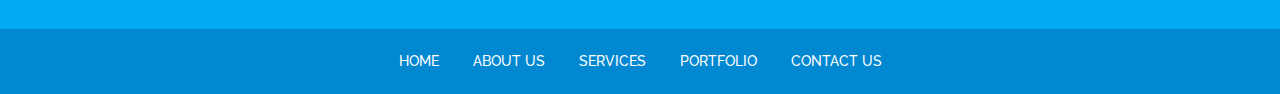
<file: about-us-3.html>
<!DOCTYPE html>
<html lang="en">
    <head>
        <meta charset="utf-8">
        <meta http-equiv="X-UA-Compatible" content="IE=edge">
        <meta name="viewport" content="width=device-width, initial-scale=1">
        <meta name="description" content="materialize is a material design based mutipurpose responsive template">
        <meta name="keywords" content="material design, card style, material template, portfolio, corporate, business, creative, agency">
        <meta name="author" content="trendytheme.net">

        <title>About Us Three</title>

        <!--  favicon -->
        <link rel="shortcut icon" href="assets/img/ico/favicon.png">
        <!--  apple-touch-icon -->
        <link rel="apple-touch-icon-precomposed" sizes="144x144" href="assets/img/ico/apple-touch-icon-144-precomposed.png">
        <link rel="apple-touch-icon-precomposed" sizes="114x114" href="assets/img/ico/apple-touch-icon-114-precomposed.png">
        <link rel="apple-touch-icon-precomposed" sizes="72x72" href="assets/img/ico/apple-touch-icon-72-precomposed.png">
        <link rel="apple-touch-icon-precomposed" href="assets/img/ico/apple-touch-icon-57-precomposed.png">


        
        <link href='https://fonts.googleapis.com/css?family=Raleway:400,300,500,700,900' rel='stylesheet' type='text/css'>
        <!-- FontAwesome CSS -->
        <link href="assets/fonts/font-awesome/css/font-awesome.min.css" rel="stylesheet">
        <!-- Material Icons CSS -->
        <link href="assets/fonts/iconfont/material-icons.css" rel="stylesheet">
        <!-- owl.carousel -->
        <link href="assets/owl.carousel/assets/owl.carousel.css" rel="stylesheet">
        <link href="assets/owl.carousel/assets/owl.theme.default.min.css" rel="stylesheet">
        <!-- flexslider -->
        <link href="assets/flexSlider/flexslider.css" rel="stylesheet">
        <!-- materialize -->
        <link href="assets/materialize/css/materialize.min.css" rel="stylesheet">
        <!-- Bootstrap -->
        <link href="assets/bootstrap/css/bootstrap.min.css" rel="stylesheet">
        <!-- shortcodes -->
        <link href="assets/css/shortcodes/shortcodes.css" rel="stylesheet">
        <!-- Style CSS -->
        <link href="style.css" rel="stylesheet">

        <!-- HTML5 shim and Respond.js for IE8 support of HTML5 elements and media queries -->
        <!-- WARNING: Respond.js doesn't work if you view the page via file:// -->
        <!--[if lt IE 9]>
          <script src="https://oss.maxcdn.com/html5shiv/3.7.2/html5shiv.min.js"></script>
          <script src="https://oss.maxcdn.com/respond/1.4.2/respond.min.js"></script>
        <![endif]-->
    </head>

    <body id="top" class="has-header-search">

        <!-- Top bar start-->
        <div class="top-bar light-blue visible-md visible-lg">
          <div class="container">
            <div class="row">
              <!-- Social Icon -->
              <div class="col-md-6">
                <!-- Social Icon -->
                <ul class="list-inline social-top tt-animate btt">
                  <li><a href="#"><i class="fa fa-facebook"></i></a></li>
                  <li><a href="#"><i class="fa fa-twitter"></i></a></li>
                  <li><a href="#"><i class="fa fa-tumblr"></i></a></li>
                  <li><a href="#"><i class="fa fa-linkedin"></i></a></li>
                  <li><a href="#"><i class="fa fa-dribbble"></i></a></li>
                  <li><a href="#"><i class="fa fa-instagram"></i></a></li>
                  <li><a href="#"><i class="fa fa-rss"></i></a></li>
                </ul>
              </div>

              <div class="col-md-6 text-right">
                <ul class="topbar-cta no-margin">
                  <li class="mr-20">
                    <a><i class="material-icons mr-10">&#xE0B9;</i>info@materialize.com</a>
                  </li>
                  <li>
                    <a><i class="material-icons mr-10">&#xE0CD;</i> +01 123 456 78</a>
                  </li>
                </ul>
              </div>
            </div><!-- /.row -->
          </div><!-- /.container -->
        </div>
        <!-- Top bar end-->
  

        <!--header start-->
        <header id="header" class="tt-nav nav-border-bottom">

            <div class="header-sticky light-header ">

                <div class="container">

                    <div class="search-wrapper">
                        <div class="search-trigger pull-right">
                            <div class='search-btn'></div>
                            <i class="material-icons">&#xE8B6;</i>
                        </div>

                        <!-- Modal Search Form -->
                        <i class="search-close material-icons">&#xE5CD;</i>
                        <div class="search-form-wrapper">
                            <form action="#" class="white-form">
                                <div class="input-field">
                                    <input type="text" name="search" id="search">
                                    <label for="search" class="">Search Here...</label>
                                </div>
                                <button class="btn pink search-button waves-effect waves-light" type="submit"><i class="material-icons">&#xE8B6;</i></button>
                                
                            </form>
                        </div>
                    </div><!-- /.search-wrapper -->

                    <div id="materialize-menu" class="menuzord">

                        <!--logo start-->
                        <a href="index.html" class="logo-brand">
                            <img class="retina" src="assets/img/logo.png" alt=""/>
                        </a>
                        <!--logo end-->

                        <!--mega menu start-->
                        <ul class="menuzord-menu pull-right">
                            <li><a href="javascript:void(0)">Home</a>
                                <div class="megamenu">
                                    <div class="megamenu-row">
                                        <div class="col3">
                                            <h2>Default Demos</h2>
                                            <ul class="list-unstyled clearfix">
                                                <li><a href="index.html">Home Default</a></li>
                                                <li><a href="index-2.html">Home Canvas</a></li>
                                                <li><a href="index-3.html">Home Elegent</a></li>
                                                <li><a href="index-4.html">Home Startup</a></li>
                                                <li><a href="index-5-consulting.html">Home Consulting</a></li>
                                                <li><a href="op-index-coffeeshop.html" target="_blank">Home Coffee Shop</a></li>
                                            </ul>
                                        </div>
                                        <div class="col3">
                                            <h2>Complete Demos</h2>
                                            <ul class="list-unstyled clearfix">
                                                <li><a href="creative-index.html" target="_blank">Creative Demo</a></li>
                                                <li><a href="corporate-index.html" target="_blank">Corporate Demo</a></li>
                                                <li><a href="agency-index.html" target="_blank">Agency Demo</a></li>
                                                <li><a href="construction-index.html" target="_blank">Construction Demo</a></li>
                                                <li><a href="seo-index.html" target="_blank">SEO Demo</a></li>
                                                <li><a href="restaurant-index.html" target="_blank">Restaurant Demo</a></li>
                                            </ul>
                                        </div>
                                        <div class="col3">
                                            <h2>Onepage Demo</h2>
                                            <ul class="list-unstyled clearfix">
                                                <li><a href="op-index-1.html" target="_blank">materialize Onepage</a></li>
                                                <li><a href="op-index-portfolio.html" target="_blank">Onepage Portfoilo</a></li>
                                                <li><a href="op-index-event.html" target="_blank">Onepage Event</a></li>
                                                <li><a href="op-index-book.html" target="_blank">Book Landing Page</a></li>
                                                <li><a href="op-index-app.html" target="_blank">App Landing Page 1</a></li>
                                                <li><a href="op-index-app-2.html" target="_blank">App Landing Page 2</a></li>
                                            </ul>
                                        </div>
                                        <div class="col3">
                                            <h2>Specialized Home</h2>
                                            <ul class="list-unstyled clearfix">
                                                <li><a href="index-8-portfolio.html">Home Portfolio</a></li>
                                                <li><a href="index-7-blog.html">Home Blog</a></li>
                                                <li><a href="index-6-charity.html">Home Charity</a></li>
                                                <li><a href="coming-soon-1.html" target="_blank">Coming Soon One</a></li>
                                                <li><a href="coming-soon-2.html" target="_blank">Coming Soon Two</a></li>
                                            </ul>
                                        </div>

                                    </div>
                                </div>
                            </li>

                            <li class="active"><a href="javascript:void(0)">Pages</a>
                                <div class="megamenu">
                                    <div class="megamenu-row">
                                        <div class="col3">
                                            <h2>Menu Type Page</h2>
                                            <ul class="list-unstyled">
                                                <li><a href="about-us.html">About Us 1</a></li>
                                                <li><a href="about-us-2.html">About Us 2</a></li>
                                                <li class="active"><a href="about-us-3.html">About Us 3</a></li>
                                                <li><a href="service.html">Services 1</a></li>
                                                <li><a href="service-2.html">Services 2</a></li>
                                            </ul>
                                        </div>
                                        <div class="col3">
                                            <h2>Menu Type Page</h2>
                                            <ul class="list-unstyled">
                                                <li><a href="team-1.html">Our Team 1</a></li>
                                                <li><a href="team-2.html">Our Team 2</a></li>
                                                <li><a href="faq.html">FAQ Page 1</a></li>
                                                <li><a href="faq-2.html">FAQ Page 2</a></li>
                                                <li><a href="support.html">Support Page</a></li>
                                            </ul>
                                        </div>
                                        <div class="col3">
                                            <h2>Menu Type Page</h2>
                                            <ul class="list-unstyled">
                                                <li><a href="clients.html">Our Clients</a></li>
                                                <li><a href="contact-us.html">Contact 1</a></li>
                                                <li><a href="contact-us-2.html">Contact 2</a></li>
                                                <li><a href="404.html">Error 404</a></li>
                                                <li><a href="404-alt.html">Error 404 Alt</a></li>
                                            </ul>
                                        </div>
                                        <div class="col3">
                                            <h2>Menu Type Page</h2>
                                            <ul class="list-unstyled">
                                                <li><a href="typography.html">Typography</a></li>
                                                <li><a href="login-form.html">Login/Register 1</a></li>
                                                <li><a href="login-form-2.html">Login/Register 2</a></li>
                                                <li><a href="coming-soon-1.html" target="_blank">Coming Soon 1</a></li>
                                                <li><a href="coming-soon-2.html" target="_blank">Coming Soon 2</a></li>
                                            </ul>
                                        </div>

                                    </div>
                                </div>
                            </li>

                            <li><a href="javascript:void(0)">Features</a>
                                <ul class="dropdown">
                                    <li><a href="#">Sliders</a>
                                        <ul class="dropdown">
                                            <li><a href="#">Slider Revolution</a>
                                                <ul class="dropdown">
                                                    <li><a href="slider-revoulation-fullscreen.html">Full Screen</a></li>
                                                    <li><a href="slider-revoulation-fullwidth.html">Full Width</a></li>
                                                    <li><a href="slider-revoulation-kenburns.html">Kenburns</a></li>
                                                </ul>
                                            </li>
                                            <li><a href="#">Parallax</a>
                                                <ul class="dropdown">
                                                    <li><a href="slider-revoulation-parallax-1.html">Parallax Slider</a></li>
                                                    <li><a href="slider-revoulation-parallax-book.html">Parallax Book</a></li>
                                                </ul>
                                            </li>
                                            <li><a href="#">Slider Rotate Text</a>
                                                <ul class="dropdown">
                                                    <li><a href="text-rotator-1.html">Rotate Text 1</a></li>
                                                    <li><a href="text-rotator-2.html">Rotate Text 2</a></li>
                                                    <li><a href="text-rotator-3.html">Rotate Text 3</a></li>
                                                    <li><a href="text-rotator-4.html">Rotate Text 4</a></li>
                                                    <li><a href="text-rotator-5.html">Rotate Text 5</a></li>
                                                </ul>
                                            </li>
                                            <li><a href="#">Hero Unit</a>
                                                <ul class="dropdown">
                                                    <li><a href="hero-static.html">Hero Static</a></li>
                                                    <li><a href="hero-static-left.html">Hero Static Left</a></li>
                                                    <li><a href="hero-static-right.html">Hero Static Right</a></li>
                                                </ul>
                                            </li>
                                            <li><a href="hero-cloud.html">Animate Cloud</a></li>
                                            <li><a href="hero-html-video.html">HTML5 Video</a> </li>
                                        </ul>
                                    </li>
                                    <li><a href="#">Menu Style Group 1</a>
                                        <ul class="dropdown">
                                            <li><a href="menu-transparent.html">Transparent</a></li>
                                            <li><a href="menu-semi-transparent.html">Semi Transparent</a></li>
                                            <li><a href="menu-center.html">Menu Center</a></li>
                                            <li><a href="menu-bottom.html">Bottom Position</a></li>
                                            <li><a href="menu-floating.html">Floating Menu</a></li>
                                            <li><a href="agency-index.html" target="_blank">Full Screen Menu</a></li>
                                        </ul>
                                    </li>
                                    <li><a href="#">Menu Style Group 2</a>
                                        <ul class="dropdown">
                                            <li><a href="menu-light.html">Menu Light</a></li>
                                            <li><a href="menu-topbar.html">Menu Topbar</a></li>
                                            <li><a href="menu-box.html">Menu Box</a></li>
                                            <li><a href="menu-border-box.html">Menu Border Box</a></li>
                                            <li><a href="menu-dark.html">Menu Dark</a></li>
                                            <li><a href="menu-topbar-alt.html">Menu Brand Color</a></li>
                                        </ul>
                                    </li>
                                    <li><a href="#">Page Title</a>
                                        <ul class="dropdown">
                                            <li><a href="page-title.html"> Default Title</a></li>
                                            <li><a href="page-title-bg.html"> Background Title</a></li>
                                            <li><a href="page-title-fixed-bg.html"> Background Fixed</a></li>
                                            <li><a href="page-title-center.html"> Center Title</a></li>
                                            <li><a href="page-title-dark.html"> Dark Title</a></li>
                                            <li><a href="page-title-parallax-bg.html"> Parallax Title</a></li>
                                            <li><a href="page-title-no-bg.html"> No Background</a></li>
                                            <li><a href="page-title-pattern-bg.html"> Pattern Title</a></li>
                                            <li><a href="page-title-right.html"> Right Title</a></li>
                                            <li><a href="page-title-mini.html"> Mini Title</a></li>
                                        </ul>
                                    </li>
                                    <li><a href="#">Footer</a>
                                        <ul class="dropdown">
                                            <li><a href="footer-1.html">Footer Style 1</a></li>
                                            <li><a href="footer-2.html">Footer Style 2</a></li>
                                            <li><a href="footer-3.html">Footer Style 3</a></li>
                                            <li><a href="footer-4.html">Footer Style 4</a></li>
                                            <li><a href="footer-5.html">Footer Style 5</a></li>
                                        </ul>
                                    </li>
                                </ul>
                            </li>

                            <li><a href="javascript:void(0)">Portfolio</a>
                                <ul class="dropdown">
                                    <li><a href="#">Boxed Style</a>
                                        <ul class="dropdown">
                                            <li><a href="#">Boxed Gutter Style</a>
                                                <ul class="dropdown">
                                                    <li><a href="portfolio-4.html">4 Column</a></li>
                                                    <li><a href="portfolio-3.html">3 Column</a></li>
                                                    <li><a href="portfolio-2.html">2 Column</a></li>
                                                </ul>
                                            </li>
                                            <li><a href="#">Boxed Gutter Less</a>
                                                <ul class="dropdown">
                                                    <li><a href="portfolio-4-gutterless.html">4 Column</a></li>
                                                    <li><a href="portfolio-3-gutterless.html">3 Column</a></li>
                                                    <li><a href="portfolio-2-gutterless.html">2 Column</a></li>
                                                </ul>
                                            </li>
                                        </ul>
                                    </li>
                                    <li><a href="#">Wide Style</a>
                                        <ul class="dropdown">
                                            <li><a href="#">Wide Gutter Style</a>
                                                <ul class="dropdown">
                                                    <li><a href="portfolio-6-fullwidth.html">6 Column</a></li>
                                                    <li><a href="portfolio-5-fullwidth.html">5 Column</a></li>
                                                    <li><a href="portfolio-4-fullwidth.html">4 Column</a></li>
                                                    <li><a href="portfolio-3-fullwidth.html">3 Column</a></li>
                                                    <li><a href="portfolio-2-fullwidth.html">2 Column</a></li>
                                                </ul>
                                            </li>
                                            <li><a href="#">Wide Gutter Less</a>
                                                <ul class="dropdown">
                                                    <li><a href="portfolio-6-fullwidth-gutterless.html">6 Column</a></li>
                                                    <li><a href="portfolio-5-fullwidth-gutterless.html">5 Column</a></li>
                                                    <li><a href="portfolio-4-fullwidth-gutterless.html">4 Column</a></li>
                                                    <li><a href="portfolio-3-fullwidth-gutterless.html">3 Column</a></li>
                                                    <li><a href="portfolio-2-fullwidth-gutterless.html">2 Column</a></li>
                                                </ul>
                                            </li>
                                        </ul>
                                    </li>
                                    <li><a href="#">Card Style</a>
                                        <ul class="dropdown">
                                            <li><a href="#">Card Boxed Style</a>
                                                <ul class="dropdown">
                                                    <li><a href="portfolio-card-4.html">4 Column</a></li>
                                                    <li><a href="portfolio-card-3.html">3 Column</a></li>
                                                    <li><a href="portfolio-card-2.html">2 Column</a></li>
                                                </ul>
                                            </li>
                                            <li><a href="#">Card Full Width</a>
                                                <ul class="dropdown">
                                                    <li><a href="portfolio-card-6-fullwidth.html">6 Column</a></li>
                                                    <li><a href="portfolio-card-5-fullwidth.html">5 Column</a></li>
                                                    <li><a href="portfolio-card-4-fullwidth.html">4 Column</a></li>
                                                </ul>
                                            </li>
                                        </ul>
                                    </li>
                                    <li><a href="#">Title Style</a>
                                        <ul class="dropdown">
                                            <li><a href="#">Title Boxed Style</a>
                                                <ul class="dropdown">
                                                    <li><a href="portfolio-title-4.html">4 Column</a></li>
                                                    <li><a href="portfolio-title-3.html">3 Column</a></li>
                                                    <li><a href="portfolio-title-2.html">2 Column</a></li>
                                                </ul>
                                            </li>
                                            <li><a href="#">Title Width Style</a>
                                                <ul class="dropdown">
                                                    <li><a href="portfolio-title-5-fullwidth.html">5 Column</a></li>
                                                    <li><a href="portfolio-title-4-fullwidth.html">4 Column</a></li>
                                                    <li><a href="portfolio-title-3-fullwidth.html">3 Column</a></li>
                                                    <li><a href="portfolio-title-2-fullwidth.html">2 Column</a></li>
                                                </ul>
                                            </li>
                                        </ul>
                                    </li>
                                    <li><a href="#">Masonry Style</a>
                                        <ul class="dropdown">
                                            <li><a href="#">Masonry Boxed Style</a>
                                                <ul class="dropdown">
                                                    <li><a href="portfolio-masonry-3.html">3 Column</a></li>
                                                    <li><a href="portfolio-masonry-2.html">2 Column</a></li>
                                                </ul>
                                            </li>
                                            <li><a href="#">Masonry Full Width</a>
                                                <ul class="dropdown">
                                                    <li><a href="portfolio-masonry-3-fullwidth.html">3 Column</a></li>
                                                    <li><a href="portfolio-masonry-2-fullwidth.html">2 Column</a></li>
                                                </ul>
                                            </li>
                                            <li><a href="#">Masonry Gutter Less</a>
                                                <ul class="dropdown">
                                                    <li><a href="portfolio-masonry-3-gutterless.html">3 Column</a></li>
                                                    <li><a href="portfolio-masonry-2-gutterless.html">2 Column</a></li>
                                                </ul>
                                            </li>
                                            <li><a href="#">Masonry Gutterless Full</a>
                                                <ul class="dropdown">
                                                    <li><a href="portfolio-masonry-3-gutterless-full.html">3 Column</a></li>
                                                    <li><a href="portfolio-masonry-2-gutterless-full.html">2 Column</a></li>
                                                </ul>
                                            </li>
                                        </ul>
                                    </li>
                                    <li><a href="portfolio-details-gallery.html">Portfolio Details Gallery</a></li>
                                    <li><a href="portfolio-details-2.html">Portfolio Details Image</a></li>
                                </ul>
                            </li>

                            <li><a href="javascript:void(0)">Blog</a>
                                <ul class="dropdown">
                                    <li><a href="#">Standard</a>
                                        <ul class="dropdown ">
                                            <li><a href="blog-sidebar-right.html">Sidebar Right</a></li>
                                            <li><a href="blog-sidebar-left.html">Sidebar Left</a></li>
                                            <li><a href="blog-fullwidth.html">Fullwidth</a></li>
                                        </ul>
                                    </li>

                                    <li><a href="#">Masonry</a>
                                        <ul class="dropdown ">
                                            <li><a href="blog-grid-masonry-2.html">Masonry 2 Column</a></li>
                                            <li><a href="blog-grid-masonry-2-sidebar.html">Masonry 2 Sidebar</a></li>
                                            <li><a href="blog-grid-masonry-3.html">Masonry 3 Column</a></li>
                                            <li><a href="blog-grid-masonry-4.html">Masonry 4 Column</a></li>
                                            <li><a href="blog-grid-masonry-4-fullwidth.html">Masonry Fullwidth</a></li>
                                        </ul>
                                    </li>

                                    <li><a href="#">Card Style</a>
                                        <ul class="dropdown ">
                                            <li><a href="blog-card-2.html">Card 2 Column</a></li>
                                            <li><a href="blog-card-3.html">Card 3 Column</a></li>
                                            <li><a href="blog-card-4.html">Card 4 Column</a></li>
                                        </ul>
                                    </li>

                                    <li><a href="#">Grid</a>
                                        <ul class="dropdown ">
                                            <li><a href="blog-grid.html">Blog Grid Column</a></li>
                                            <li><a href="blog-grid-right-sidebar.html">Grid Right Sidebar</a></li>
                                            <li><a href="blog-grid-left-sidebar.html">Grid Left Sidebar</a></li>
                                        </ul>
                                    </li>

                                    <li><a href="#">Blog Details</a>
                                        <ul class="dropdown ">
                                            <li><a href="blog-single-sidebar-right.html">Sidebar Right</a></li>
                                            <li><a href="blog-single-sidebar-left.html">Sidebar Left</a></li>
                                            <li><a href="blog-single-fullwidth.html">Fullwidth</a></li>
                                        </ul>
                                    </li>
                                </ul>
                            </li>

                            <li><a href="javascript:void(0)">Shortcodes</a>
                                <div class="megamenu">
                                    <div class="megamenu-row">
                                        <div class="col3">
                                            <h2>Shortcode List One</h2>
                                            <ul class="list-unstyled">
                                                <li><a href="shortcode-accordion.html">Accordion</a></li>
                                                <li><a href="shortcode-alert.html">Alert</a></li>
                                                <li><a href="shortcode-blog.html">Blog</a></li>
                                                <li><a href="shortcode-button.html">Button</a></li>
                                                <li><a href="shortcode-clients.html">Clients</a></li>
                                            </ul>
                                        </div>
                                        <div class="col3">
                                            <h2>Shortcode List Two</h2>
                                            <ul class="list-unstyled">
                                                <li><a href="shortcode-featured-box.html">Featured Box</a></li>
                                                <li><a href="shortcode-fun-facts.html">Fun Facts</a></li>
                                                <li><a href="shortcode-gallery.html">Gallery</a></li>
                                                <li><a href="shortcode-hero-block.html">Hero Block</a></li>
                                                <li><a href="shortcode-progressbar.html">Progress Bar</a></li>
                                            </ul>
                                        </div>
                                        <div class="col3">
                                            <h2>Shortcode List Three</h2>
                                            <ul class="list-unstyled">
                                                <li><a href="shortcode-promo-box.html">Promo Block</a></li>
                                                <li><a href="shortcode-tab.html">Tab</a></li>
                                                <li><a href="shortcode-table.html">Table </a></li>
                                                <li><a href="shortcode-team.html">Team </a></li>
                                                <li><a href="shortcode-testimonial.html">Testimonial </a></li>
                                            </ul>
                                        </div>
                                        <div class="col3">
                                            <h2>Shortcode List Four</h2>
                                            <ul class="list-unstyled">
                                                <li><a href="shortcode-pricing-table.html">Pricing Table</a></li>
                                                <li><a href="shortcode-food-menu.html">Restaurant Menu</a></li>
                                                <li><a href="text-rotator-1.html">Rotate Text 1</a></li>
                                                <li><a href="text-rotator-2.html">Rotate Text 2</a></li>
                                                <li><a href="text-rotator-3.html">Rotate Text 3</a></li>
                                            </ul>
                                        </div>

                                    </div>
                                </div>
                            </li>

                            <li><a href="javascript:void(0)">Contact</a>
                                <ul class="dropdown">
                                    <li><a href="contact-us.html">Contact One</a></li>
                                    <li><a href="contact-us-2.html">Contact Two</a></li>
                                </ul>
                            </li>

                        </ul>
                        <!--mega menu end-->

                    </div>
                </div>
            </div>
        </header>
        <!--header end-->


        <!--page title start-->
        <section class="page-title ptb-50">
            <div class="container">
                <div class="row">
                    <div class="col-md-12">
                        <h2>About Us Three</h2>
                        <ol class="breadcrumb">
                            <li><a href="#">Home</a></li>
                            <li class="active">About Us 3</li>
                        </ol>
                    </div>
                </div>
            </div>
        </section>
        <!--page title end-->



        <section class="section-padding">
          <div class="container">

                <div class="text-center mb-80">
                    <h2 class="section-title text-uppercase">Who We are</h2>
                    <p class="section-sub">Quisque non erat mi. Etiam congue et augue sed tempus. Aenean sed ipsum luctus, scelerisque ipsum nec, iaculis justo. Sed at vestibulum purus, sit amet viverra diam nulla ac nisi rhoncus.</p>
                </div>


                <div class="row">
                    <div class="col-md-4">
                        <div class="featured-item feature-icon icon-hover icon-hover-blue icon-circle icon-outline clearfix">
                            <div class="icon">
                                <i class="material-icons colored brand-icon">&#xE323;</i>
                            </div>
                            <div class="desc">
                                <h2>We Are Innovative</h2>
                                <p>Porttitor communicate pandemic data rather than enabled niche markets neque pulvinar vitae.</p>
                            </div>
                        </div><!-- /.featured-item -->
                    </div><!-- /.col-md-4 -->
                  
                    <div class="col-md-4">
                        <div class="featured-item feature-icon icon-hover icon-hover-blue icon-circle icon-outline clearfix">
                            <div class="icon">
                                <i class="material-icons colored brand-icon">&#xE412;</i>
                            </div>
                            <div class="desc">
                                <h2>We are Creative</h2>
                                <p>Porttitor communicate pandemic data rather than enabled niche markets neque pulvinar vitae.</p>
                            </div>
                        </div><!-- /.featured-item -->
                    </div><!-- /.col-md-4 -->
                  
                    <div class="col-md-4">
                        <div class="featured-item feature-icon icon-hover icon-hover-blue icon-circle icon-outline clearfix">
                            <div class="icon">
                                <i class="material-icons colored brand-icon">&#xE02C;</i>
                            </div>
                            <div class="desc">
                                <h2>Pationate Productive</h2>
                                <p>Porttitor communicate pandemic data rather than enabled niche markets neque pulvinar vitae.</p>
                            </div>
                        </div><!-- /.featured-item -->
                    </div><!-- /.col-md-4 -->
                </div>
          </div>
        </section>


        <section class="section-padding banner-10 bg-fixed parallax-bg overlay light-9" data-stellar-background-ratio="0.5">
            <div class="container">

              <div class="text-center mb-80">
                  <h2 class="section-title text-uppercase">Awesome Team</h2>
                  <p class="section-sub">Quisque non erat mi. Etiam congue et augue sed tempus. Aenean sed ipsum luctus, scelerisque ipsum nec, iaculis justo. Sed at vestibulum purus, sit amet viverra diam nulla ac nisi rhoncus.</p>
              </div>

              <div class="row">
                <div class="col-md-3 col-sm-6">
                  <div class="team-wrapper text-center">
                      <div class="team-img">
                          <a href="#"><img src="assets/img/team/team-12.jpg" class="img-responsive" alt="Image"></a>
                      </div><!-- /.team-img -->

                      <div class="team-title">
                          <h3><a href="#">John Smith</a></h3>
                          <span>Product Designer</span>
                      </div><!-- /.team-title -->

                      <ul class="team-social-links list-inline">
                          <li><a href="#"><i class="fa fa-facebook"></i></a></li>
                          <li><a href="#"><i class="fa fa-twitter"></i></a></li>
                          <li><a href="#"><i class="fa fa-dribbble"></i></a></li>
                          <li><a href="#"><i class="fa fa-envelope-o"></i></a></li>
                      </ul>

                  </div><!-- /.team-wrapper -->
                </div><!-- /.col-md-3 -->

                <div class="col-md-3 col-sm-6">
                  <div class="team-wrapper text-center">
                      <div class="team-img">
                          <a href="#"><img src="assets/img/team/team-13.jpg" class="img-responsive" alt="Image"></a>
                      </div><!-- /.team-img -->

                      <div class="team-title">
                          <h3><a href="#">Martin Doe</a></h3>
                          <span>web developer</span>
                      </div><!-- /.team-title -->

                      <ul class="team-social-links list-inline">
                          <li><a href="#"><i class="fa fa-facebook"></i></a></li>
                          <li><a href="#"><i class="fa fa-twitter"></i></a></li>
                          <li><a href="#"><i class="fa fa-dribbble"></i></a></li>
                          <li><a href="#"><i class="fa fa-envelope-o"></i></a></li>
                      </ul>
                  </div><!-- /.team-wrapper -->
                </div><!-- /.col-md-3 -->

                <div class="col-md-3 col-sm-6">
                  <div class="team-wrapper text-center">
                      <div class="team-img">
                          <a href="#"><img src="assets/img/team/team-14.jpg" class="img-responsive" alt="Image"></a>
                      </div><!-- /.team-img -->

                      <div class="team-title">
                          <h3><a href="#">robert jakis</a></h3>
                          <span>marketing</span>
                      </div><!-- /.team-title -->

                      <ul class="team-social-links list-inline">
                          <li><a href="#"><i class="fa fa-facebook"></i></a></li>
                          <li><a href="#"><i class="fa fa-twitter"></i></a></li>
                          <li><a href="#"><i class="fa fa-dribbble"></i></a></li>
                          <li><a href="#"><i class="fa fa-envelope-o"></i></a></li>
                      </ul>
                  </div><!-- /.team-wrapper -->
                </div><!-- /.col-md-3 -->

                <div class="col-md-3 col-sm-6">
                  <div class="team-wrapper text-center">
                      <div class="team-img">
                          <a href="#"><img src="assets/img/team/team-15.jpg" class="img-responsive" alt="Image"></a>
                      </div><!-- /.team-img -->

                      <div class="team-title">
                          <h3><a href="#">ketty pary</a></h3>
                          <span>UI Designer</span>
                      </div><!-- /.team-title -->

                      <ul class="team-social-links list-inline">
                          <li><a href="#"><i class="fa fa-facebook"></i></a></li>
                          <li><a href="#"><i class="fa fa-twitter"></i></a></li>
                          <li><a href="#"><i class="fa fa-dribbble"></i></a></li>
                          <li><a href="#"><i class="fa fa-envelope-o"></i></a></li>
                      </ul>
                  </div><!-- /.team-wrapper -->
                </div><!-- /.col-md-3 -->
              </div><!-- /.row -->

            </div><!-- /.container -->
        </section>
        

        <section class="section-padding">
          <div class="container">

                <div class="text-center mb-80">
                    <h2 class="section-title text-uppercase">Awesome Clients</h2>
                    <p class="section-sub">Quisque non erat mi. Etiam congue et augue sed tempus. Aenean sed ipsum luctus, scelerisque ipsum nec, iaculis justo. Sed at vestibulum purus, sit amet viverra diam nulla ac nisi rhoncus.</p>
                </div>

                <div class="row">
                    <div class="col-md-12">
                      <div id="client-testimonial" class="carousel slide carousel-testimonial text-center gray-bg" data-ride="carousel">

                        <!-- Wrapper for slides -->
                        <div class="carousel-inner" role="listbox">
                          <div class="item active">
                            <div class="avatar">
                                <img src="assets/img/quote-dark.png" alt="Customer Thumb">
                            </div>
                            <div class="content">
                                <p>Quam adipiscing vestibulum feugiat lacus leo a eget leo convallis sagittis nisi varius eros a imperdiet.Dui elementum ut a vestibulum eu fames hendrerit class conubia consequat curae fames hendrerit class conubia consequat.</p>

                                <div class="testimonial-meta brand-color">
                                    Jhon Doe,
                                    <span>User Interface Designer</span> 
                                </div>
                            </div>
                          </div>

                          <div class="item">
                            <div class="avatar">
                                <img src="assets/img/quote-dark.png" alt="Customer Thumb">
                            </div>
                            <div class="content">
                                <p>Quam adipiscing vestibulum feugiat lacus leo a eget leo convallis sagittis nisi varius eros a imperdiet.Dui elementum ut a vestibulum eu fames hendrerit class conubia consequat curae fames hendrerit class conubia consequat.</p>

                                <div class="testimonial-meta brand-color">
                                    Elita Chow,
                                    <span>User Interface Designer</span>
                                </div>
                            </div>
                          </div>

                          <div class="item">
                            <div class="avatar">
                                <img src="assets/img/quote-dark.png" alt="Customer Thumb">
                            </div>
                            <div class="content">
                                <p>Quam adipiscing vestibulum feugiat lacus leo a eget leo convallis sagittis nisi varius eros a imperdiet.Dui elementum ut a vestibulum eu fames hendrerit class conubia consequat curae fames hendrerit class conubia consequat.</p>

                                <div class="testimonial-meta brand-color">
                                    Tomas Hody,
                                    <span>User Interface Designer</span>
                                </div>
                            </div>
                          </div>

                        </div>

                        <!-- Controls -->
                        <a class="left carousel-control" href="#client-testimonial" role="button" data-slide="prev">
                          <span class="material-icons" aria-hidden="true">&#xE5C4;</span>
                          <span class="sr-only">Previous</span>
                        </a>
                        <a class="right carousel-control" href="#client-testimonial" role="button" data-slide="next">
                          <span class="material-icons" aria-hidden="true">&#xE5C8;</span>
                          <span class="sr-only">Next</span>
                        </a>
                      </div>
                    </div><!-- /.col-md-12 -->
                </div>

          </div>
        </section>


        <section class="padding-bottom-100">
            <div class="container">

              <div class="clients-grid grid-gutter">
                <div class="row">

                  <div class="col-md-3 col-sm-6">
                      <div class="border-box">
                          <a href="#">
                            <img src="assets/img/client-logo/dell.png" alt="clients">
                          </a>
                      </div><!-- /.border-box -->
                  </div><!-- /.col-md-3 -->

                  <div class="col-md-3 col-sm-6">
                      <div class="border-box">
                          <a href="#">
                            <img src="assets/img/client-logo/envato.png" alt="clients">
                          </a>
                      </div><!-- /.border-box -->
                  </div><!-- /.col-md-3 -->

                  <div class="col-md-3 col-sm-6">
                      <div class="border-box">
                          <a href="#">
                            <img src="assets/img/client-logo/studio.png" alt="clients">
                          </a>
                      </div><!-- /.border-box -->
                  </div><!-- /.col-md-3 -->

                  <div class="col-md-3 col-sm-6">
                      <div class="border-box">
                          <a href="#">
                            <img src="assets/img/client-logo/google.png" alt="clients">
                          </a>
                      </div><!-- /.border-box -->
                  </div><!-- /.col-md-3 -->

                  <div class="col-md-3 col-sm-6">
                      <div class="border-box">
                          <a href="#">
                            <img src="assets/img/client-logo/fb.png" alt="clients">
                          </a>
                      </div><!-- /.border-box -->
                  </div><!-- /.col-md-3 -->

                  <div class="col-md-3 col-sm-6">
                      <div class="border-box">
                          <a href="#">
                            <img src="assets/img/client-logo/hp.png" alt="clients">
                          </a>
                      </div><!-- /.border-box -->
                  </div><!-- /.col-md-3 -->

                  <div class="col-md-3 col-sm-6">
                      <div class="border-box">
                          <a href="#">
                            <img src="assets/img/client-logo/sw.png" alt="clients">
                          </a>
                      </div><!-- /.border-box -->
                  </div><!-- /.col-md-3 -->

                  <div class="col-md-3 col-sm-6">
                      <div class="border-box">
                          <a href="#">
                            <img src="assets/img/client-logo/intel.png" alt="clients">
                          </a>
                      </div><!-- /.border-box -->
                  </div><!-- /.col-md-3 -->

                </div><!-- /.row -->
              </div><!-- /.clients-grid -->

            </div><!-- /.container -->
        </section>



        <footer class="footer footer-four">
            <div class="primary-footer brand-bg text-center">
                <div class="container">

                  <a href="#top" class="page-scroll btn-floating btn-large pink back-top waves-effect waves-light tt-animate btt" data-section="#top">
                    <i class="material-icons">&#xE316;</i>
                  </a>

                  <ul class="social-link tt-animate ltr mt-20">
                    <li><a href="#"><i class="fa fa-facebook"></i></a></li>
                    <li><a href="#"><i class="fa fa-twitter"></i></a></li>
                    <li><a href="#"><i class="fa fa-tumblr"></i></a></li>
                    <li><a href="#"><i class="fa fa-linkedin"></i></a></li>
                    <li><a href="#"><i class="fa fa-dribbble"></i></a></li>
                    <li><a href="#"><i class="fa fa-instagram"></i></a></li>
                    <li><a href="#"><i class="fa fa-rss"></i></a></li>
                  </ul>

                  <hr class="mt-15">

                  <div class="row">
                    <div class="col-md-12">
                          <div class="footer-logo">
                            <img src="assets/img/logo-white.png" alt="">
                          </div>

                          <span class="copy-text">Copyright &copy; 2016 <a href="#">Materialize</a> &nbsp; | &nbsp;  All Rights Reserved &nbsp; | &nbsp;  Designed By <a href="#">TrendyTheme</a></span>
                          <div class="footer-intro">
                            <p>Penatibus tristique velit vestibulum adipiscing habitant aenean feugiat at condimentum aptent odio orci vulputate hac mollis a.Vestibulum adipiscing gravida justo a ac euismod vitae.</p>
                          </div>
                    </div><!-- /.col-md-12 -->
                  </div><!-- /.row -->
                </div><!-- /.container -->
            </div><!-- /.primary-footer -->

            <div class="secondary-footer brand-bg darken-2 text-center">
                <div class="container">
                    <ul>
                      <li><a href="#">Home</a></li>
                      <li><a href="#">About us</a></li>
                      <li><a href="#">Services</a></li>
                      <li><a href="#">Portfolio</a></li>
                      <li><a href="#">Contact us</a></li>
                    </ul>
                </div><!-- /.container -->
            </div><!-- /.secondary-footer -->
        </footer>


        <!-- Preloader -->
        <div id="preloader">
          <div class="preloader-position"> 
            <img src="assets/img/logo-colored.png" alt="logo" >
            <div class="progress">
              <div class="indeterminate"></div>
            </div>
          </div>
        </div>
        <!-- End Preloader -->

        <!-- jQuery -->
        <script src="assets/js/jquery-2.1.3.min.js"></script>
        <script src="assets/bootstrap/js/bootstrap.min.js"></script>
        <script src="assets/materialize/js/materialize.min.js"></script>
        <script src="assets/js/menuzord.js"></script>
        <script src="assets/js/bootstrap-tabcollapse.min.js"></script>
        <script src="assets/js/jquery.easing.min.js"></script>
        <script src="assets/js/jquery.sticky.min.js"></script>
        <script src="assets/js/smoothscroll.min.js"></script>
        <script src="assets/js/jquery.stellar.min.js"></script>
        <script src="assets/js/imagesloaded.js"></script>
        <script src="assets/js/jquery.inview.min.js"></script>
        <script src="assets/owl.carousel/owl.carousel.min.js"></script>
        <script src="assets/flexSlider/jquery.flexslider-min.js"></script>
        <script src="assets/magnific-popup/jquery.magnific-popup.min.js"></script>
        <script src="assets/js/scripts.js"></script>
    </body>
  
</html>
</file>
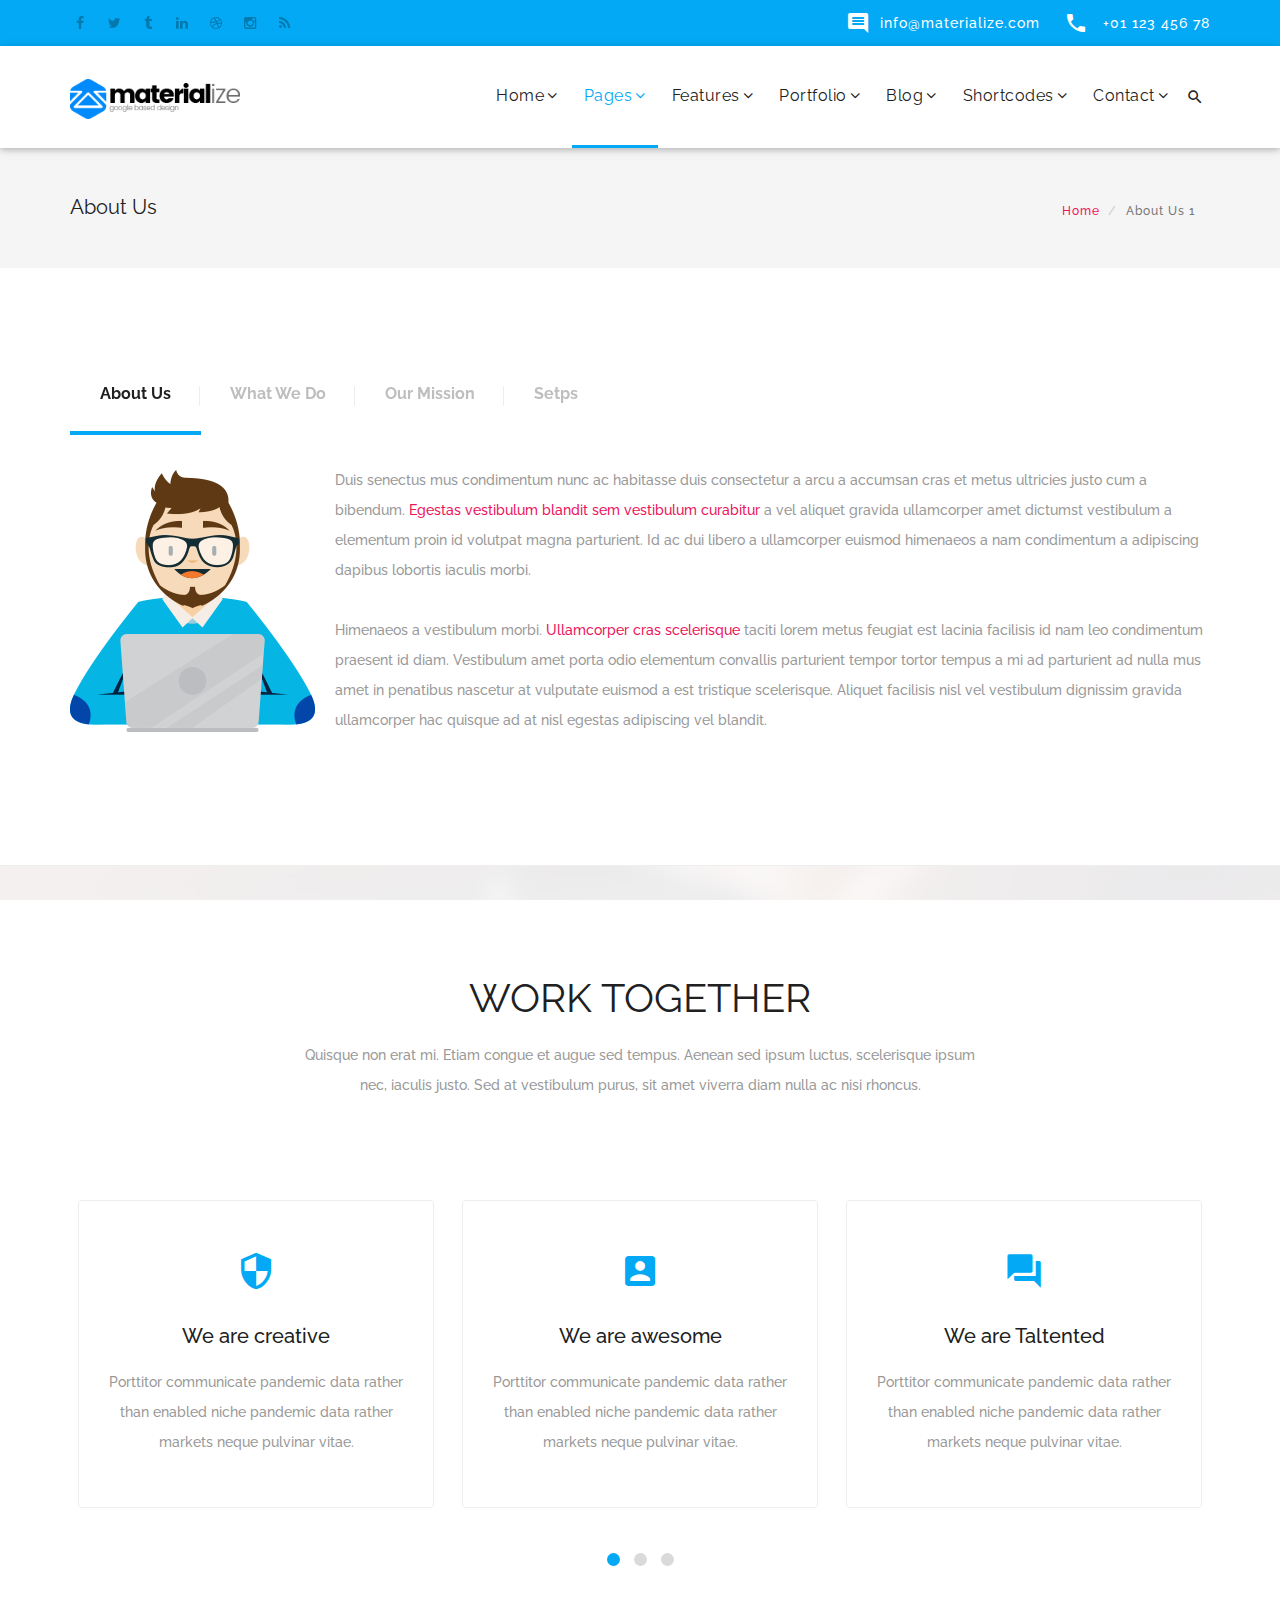
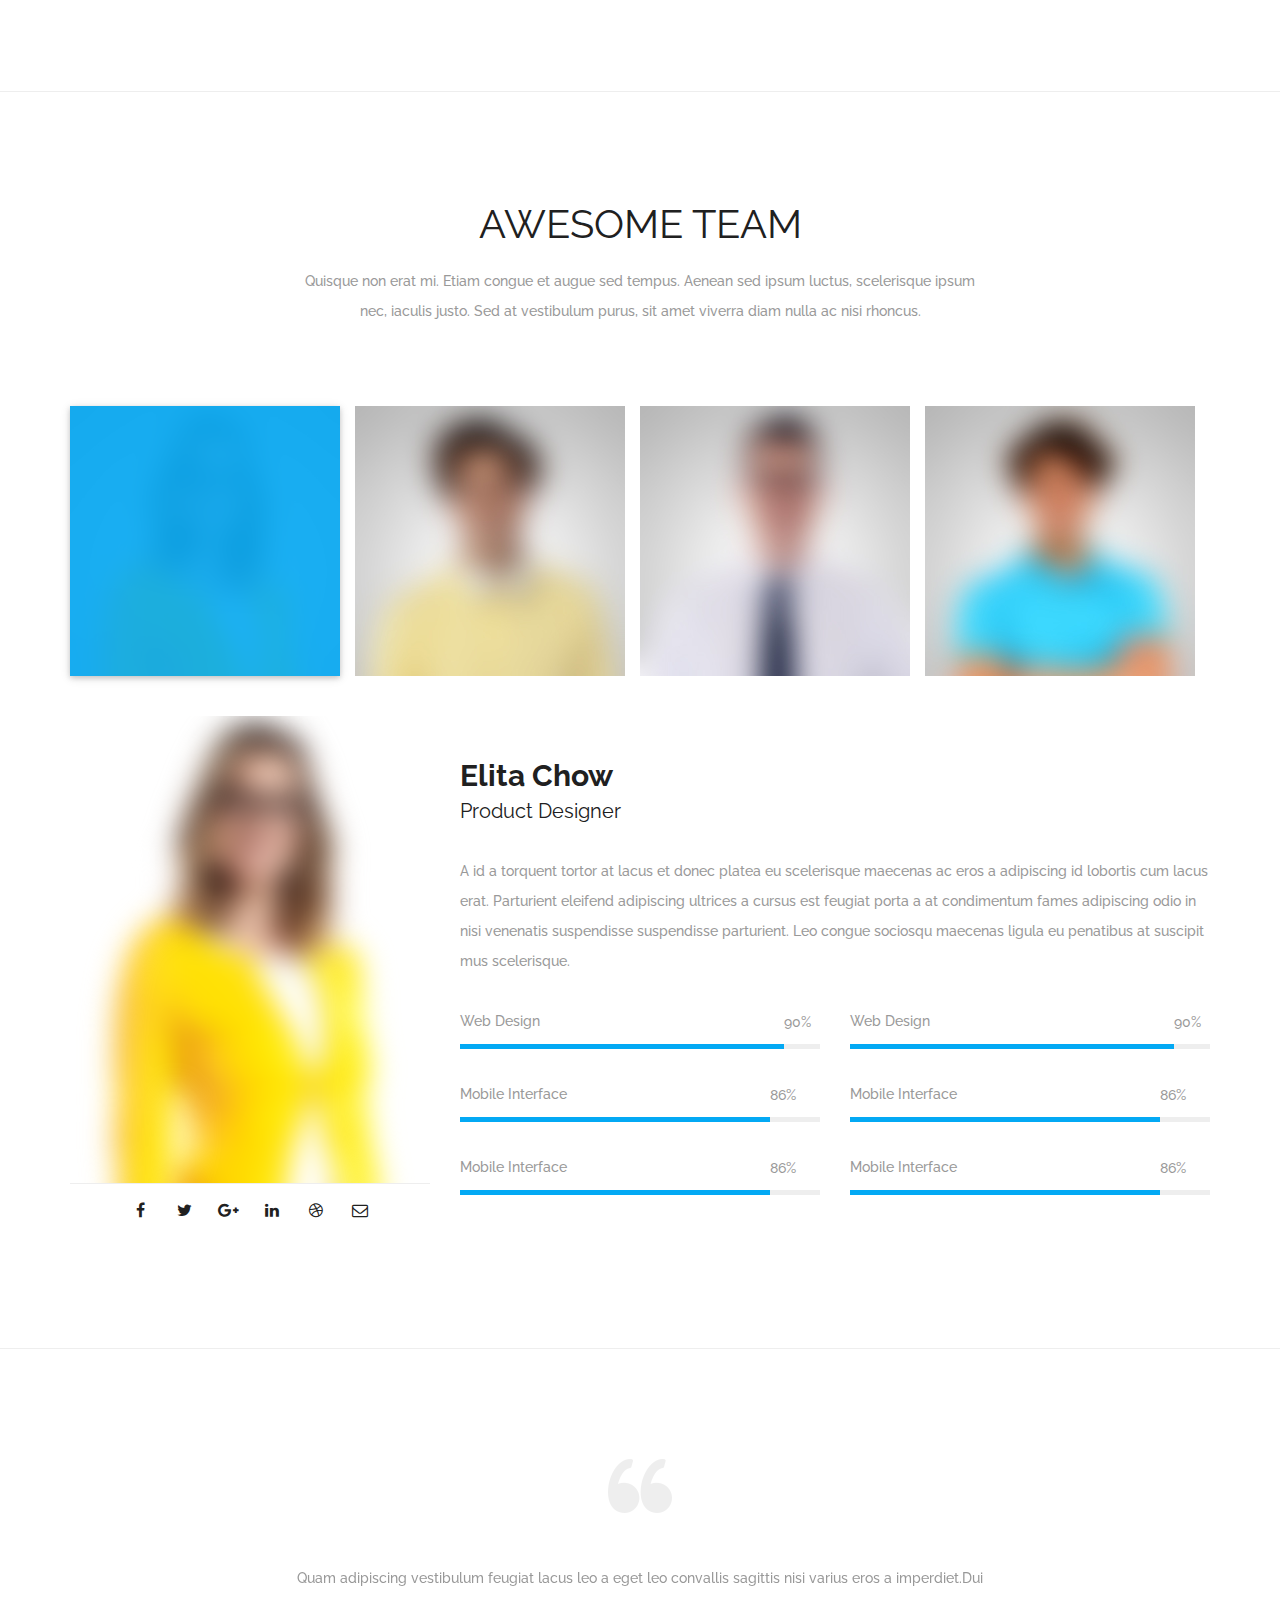
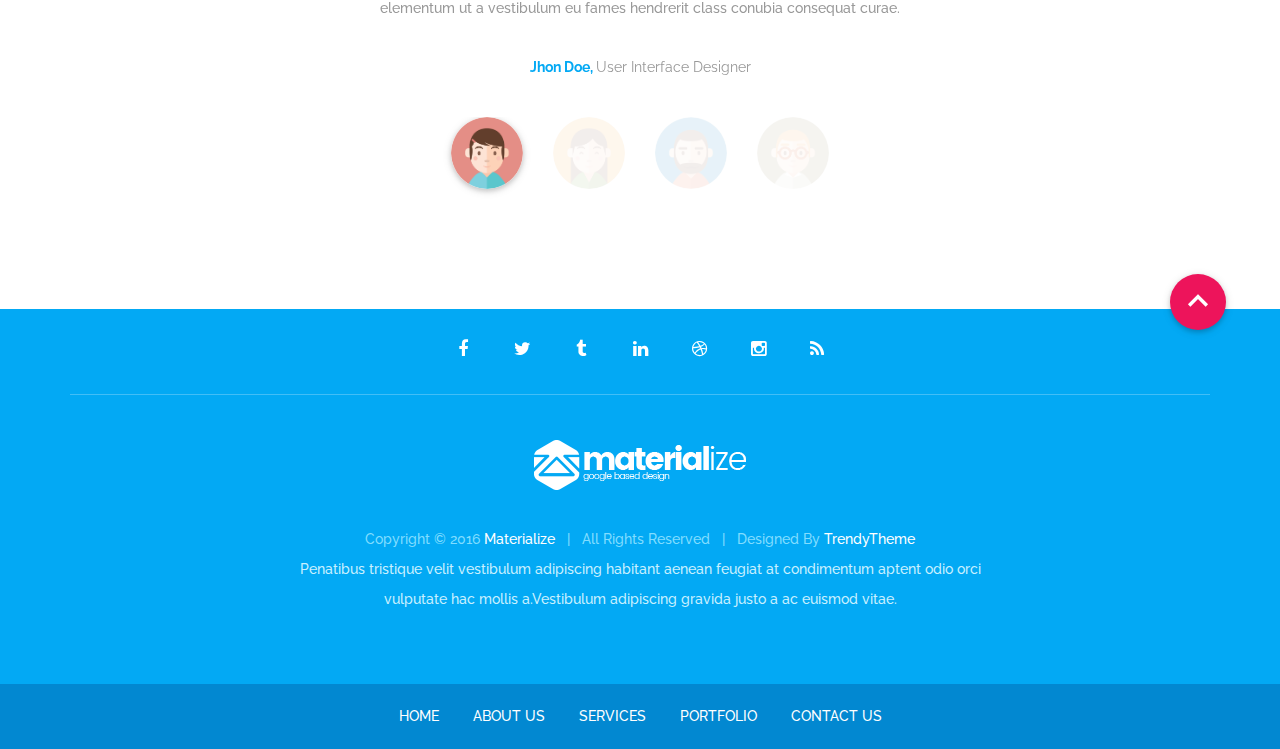
<file: about-us.html>
<!DOCTYPE html>
<html lang="en">
    <head>
        <meta charset="utf-8">
        <meta http-equiv="X-UA-Compatible" content="IE=edge">
        <meta name="viewport" content="width=device-width, initial-scale=1">
        <meta name="description" content="materialize is a material design based mutipurpose responsive template">
        <meta name="keywords" content="material design, card style, material template, portfolio, corporate, business, creative, agency">
        <meta name="author" content="trendytheme.net">

        <title>About Us</title>

        <!--  favicon -->
        <link rel="shortcut icon" href="assets/img/ico/favicon.png">
        <!--  apple-touch-icon -->
        <link rel="apple-touch-icon-precomposed" sizes="144x144" href="assets/img/ico/apple-touch-icon-144-precomposed.png">
        <link rel="apple-touch-icon-precomposed" sizes="114x114" href="assets/img/ico/apple-touch-icon-114-precomposed.png">
        <link rel="apple-touch-icon-precomposed" sizes="72x72" href="assets/img/ico/apple-touch-icon-72-precomposed.png">
        <link rel="apple-touch-icon-precomposed" href="assets/img/ico/apple-touch-icon-57-precomposed.png">
        <link href='https://fonts.googleapis.com/css?family=Raleway:400,300,500,700,900' rel='stylesheet' type='text/css'>
        <!-- FontAwesome CSS -->
        <link href="assets/fonts/font-awesome/css/font-awesome.min.css" rel="stylesheet">
        <!-- Material Icons CSS -->
        <link href="assets/fonts/iconfont/material-icons.css" rel="stylesheet">
        <!-- owl.carousel -->
        <link href="assets/owl.carousel/assets/owl.carousel.css" rel="stylesheet">
        <link href="assets/owl.carousel/assets/owl.theme.default.min.css" rel="stylesheet">
        <!-- flexslider -->
        <link href="assets/flexSlider/flexslider.css" rel="stylesheet">
        <!-- materialize -->
        <link href="assets/materialize/css/materialize.min.css" rel="stylesheet">
        <!-- Bootstrap -->
        <link href="assets/bootstrap/css/bootstrap.min.css" rel="stylesheet">
        <!-- shortcodes -->
        <link href="assets/css/shortcodes/shortcodes.css" rel="stylesheet">
        <!-- Style CSS -->
        <link href="style.css" rel="stylesheet">

        <!-- HTML5 shim and Respond.js for IE8 support of HTML5 elements and media queries -->
        <!-- WARNING: Respond.js doesn't work if you view the page via file:// -->
        <!--[if lt IE 9]>
          <script src="https://oss.maxcdn.com/html5shiv/3.7.2/html5shiv.min.js"></script>
          <script src="https://oss.maxcdn.com/respond/1.4.2/respond.min.js"></script>
        <![endif]-->
    </head>

    <body id="top" class="has-header-search">

        <!-- Top bar start-->
        <div class="top-bar light-blue visible-md visible-lg">
          <div class="container">
            <div class="row">
              <!-- Social Icon -->
              <div class="col-md-6">
                <!-- Social Icon -->
                <ul class="list-inline social-top tt-animate btt">
                  <li><a href="#"><i class="fa fa-facebook"></i></a></li>
                  <li><a href="#"><i class="fa fa-twitter"></i></a></li>
                  <li><a href="#"><i class="fa fa-tumblr"></i></a></li>
                  <li><a href="#"><i class="fa fa-linkedin"></i></a></li>
                  <li><a href="#"><i class="fa fa-dribbble"></i></a></li>
                  <li><a href="#"><i class="fa fa-instagram"></i></a></li>
                  <li><a href="#"><i class="fa fa-rss"></i></a></li>
                </ul>
              </div>

              <div class="col-md-6 text-right">
                <ul class="topbar-cta no-margin">
                  <li class="mr-20">
                    <a><i class="material-icons mr-10">&#xE0B9;</i>info@materialize.com</a>
                  </li>
                  <li>
                    <a><i class="material-icons mr-10">&#xE0CD;</i> +01 123 456 78</a>
                  </li>
                </ul>
              </div>
            </div><!-- /.row -->
          </div><!-- /.container -->
        </div>
        <!-- Top bar end-->
  

        <!--header start-->
        <header id="header" class="tt-nav nav-border-bottom">

            <div class="header-sticky light-header ">

                <div class="container">

                    <div class="search-wrapper">
                        <div class="search-trigger pull-right">
                            <div class='search-btn'></div>
                            <i class="material-icons">&#xE8B6;</i>
                        </div>

                        <!-- Modal Search Form -->
                        <i class="search-close material-icons">&#xE5CD;</i>
                        <div class="search-form-wrapper">
                            <form action="#" class="white-form">
                                <div class="input-field">
                                    <input type="text" name="search" id="search">
                                    <label for="search" class="">Search Here...</label>
                                </div>
                                <button class="btn pink search-button waves-effect waves-light" type="submit"><i class="material-icons">&#xE8B6;</i></button>
                                
                            </form>
                        </div>
                    </div><!-- /.search-wrapper -->

                    <div id="materialize-menu" class="menuzord">

                        <!--logo start-->
                        <a href="index.html" class="logo-brand">
                            <img class="retina" src="assets/img/logo.png" alt=""/>
                        </a>
                        <!--logo end-->

                        <!--mega menu start-->
                        <ul class="menuzord-menu pull-right">
                            <li><a href="javascript:void(0)">Home</a>
                                <div class="megamenu">
                                    <div class="megamenu-row">
                                        <div class="col3">
                                            <h2>Default Demos</h2>
                                            <ul class="list-unstyled clearfix">
                                                <li><a href="index.html">Home Default</a></li>
                                                <li><a href="index-2.html">Home Canvas</a></li>
                                                <li><a href="index-3.html">Home Elegent</a></li>
                                                <li><a href="index-4.html">Home Startup</a></li>
                                                <li><a href="index-5-consulting.html">Home Consulting</a></li>
                                                <li><a href="op-index-coffeeshop.html" target="_blank">Home Coffee Shop</a></li>
                                            </ul>
                                        </div>
                                        <div class="col3">
                                            <h2>Complete Demos</h2>
                                            <ul class="list-unstyled clearfix">
                                                <li><a href="creative-index.html" target="_blank">Creative Demo</a></li>
                                                <li><a href="corporate-index.html" target="_blank">Corporate Demo</a></li>
                                                <li><a href="agency-index.html" target="_blank">Agency Demo</a></li>
                                                <li><a href="construction-index.html" target="_blank">Construction Demo</a></li>
                                                <li><a href="seo-index.html" target="_blank">SEO Demo</a></li>
                                                <li><a href="restaurant-index.html" target="_blank">Restaurant Demo</a></li>
                                            </ul>
                                        </div>
                                        <div class="col3">
                                            <h2>Onepage Demo</h2>
                                            <ul class="list-unstyled clearfix">
                                                <li><a href="op-index-1.html" target="_blank">materialize Onepage</a></li>
                                                <li><a href="op-index-portfolio.html" target="_blank">Onepage Portfoilo</a></li>
                                                <li><a href="op-index-event.html" target="_blank">Onepage Event</a></li>
                                                <li><a href="op-index-book.html" target="_blank">Book Landing Page</a></li>
                                                <li><a href="op-index-app.html" target="_blank">App Landing Page 1</a></li>
                                                <li><a href="op-index-app-2.html" target="_blank">App Landing Page 2</a></li>
                                            </ul>
                                        </div>
                                        <div class="col3">
                                            <h2>Specialized Home</h2>
                                            <ul class="list-unstyled clearfix">
                                                <li><a href="index-8-portfolio.html">Home Portfolio</a></li>
                                                <li><a href="index-7-blog.html">Home Blog</a></li>
                                                <li><a href="index-6-charity.html">Home Charity</a></li>
                                                <li><a href="coming-soon-1.html" target="_blank">Coming Soon One</a></li>
                                                <li><a href="coming-soon-2.html" target="_blank">Coming Soon Two</a></li>
                                            </ul>
                                        </div>

                                    </div>
                                </div>
                            </li>

                            <li class="active"><a href="javascript:void(0)">Pages</a>
                                <div class="megamenu">
                                    <div class="megamenu-row">
                                        <div class="col3">
                                            <h2>Menu Type Page</h2>
                                            <ul class="list-unstyled">
                                                <li class="active"><a href="about-us.html">About Us 1</a></li>
                                                <li><a href="about-us-2.html">About Us 2</a></li>
                                                <li><a href="about-us-3.html">About Us 3</a></li>
                                                <li><a href="service.html">Services 1</a></li>
                                                <li><a href="service-2.html">Services 2</a></li>
                                            </ul>
                                        </div>
                                        <div class="col3">
                                            <h2>Menu Type Page</h2>
                                            <ul class="list-unstyled">
                                                <li><a href="team-1.html">Our Team 1</a></li>
                                                <li><a href="team-2.html">Our Team 2</a></li>
                                                <li><a href="faq.html">FAQ Page 1</a></li>
                                                <li><a href="faq-2.html">FAQ Page 2</a></li>
                                                <li><a href="support.html">Support Page</a></li>
                                            </ul>
                                        </div>
                                        <div class="col3">
                                            <h2>Menu Type Page</h2>
                                            <ul class="list-unstyled">
                                                <li><a href="clients.html">Our Clients</a></li>
                                                <li><a href="contact-us.html">Contact 1</a></li>
                                                <li><a href="contact-us-2.html">Contact 2</a></li>
                                                <li><a href="404.html">Error 404</a></li>
                                                <li><a href="404-alt.html">Error 404 Alt</a></li>
                                            </ul>
                                        </div>
                                        <div class="col3">
                                            <h2>Menu Type Page</h2>
                                            <ul class="list-unstyled">
                                                <li><a href="typography.html">Typography</a></li>
                                                <li><a href="login-form.html">Login/Register 1</a></li>
                                                <li><a href="login-form-2.html">Login/Register 2</a></li>
                                                <li><a href="coming-soon-1.html" target="_blank">Coming Soon 1</a></li>
                                                <li><a href="coming-soon-2.html" target="_blank">Coming Soon 2</a></li>
                                            </ul>
                                        </div>

                                    </div>
                                </div>
                            </li>

                            <li><a href="javascript:void(0)">Features</a>
                                <ul class="dropdown">
                                    <li><a href="#">Sliders</a>
                                        <ul class="dropdown">
                                            <li><a href="#">Slider Revolution</a>
                                                <ul class="dropdown">
                                                    <li><a href="slider-revoulation-fullscreen.html">Full Screen</a></li>
                                                    <li><a href="slider-revoulation-fullwidth.html">Full Width</a></li>
                                                    <li><a href="slider-revoulation-kenburns.html">Kenburns</a></li>
                                                </ul>
                                            </li>
                                            <li><a href="#">Parallax</a>
                                                <ul class="dropdown">
                                                    <li><a href="slider-revoulation-parallax-1.html">Parallax Slider</a></li>
                                                    <li><a href="slider-revoulation-parallax-book.html">Parallax Book</a></li>
                                                </ul>
                                            </li>
                                            <li><a href="#">Slider Rotate Text</a>
                                                <ul class="dropdown">
                                                    <li><a href="text-rotator-1.html">Rotate Text 1</a></li>
                                                    <li><a href="text-rotator-2.html">Rotate Text 2</a></li>
                                                    <li><a href="text-rotator-3.html">Rotate Text 3</a></li>
                                                    <li><a href="text-rotator-4.html">Rotate Text 4</a></li>
                                                    <li><a href="text-rotator-5.html">Rotate Text 5</a></li>
                                                </ul>
                                            </li>
                                            <li><a href="#">Hero Unit</a>
                                                <ul class="dropdown">
                                                    <li><a href="hero-static.html">Hero Static</a></li>
                                                    <li><a href="hero-static-left.html">Hero Static Left</a></li>
                                                    <li><a href="hero-static-right.html">Hero Static Right</a></li>
                                                </ul>
                                            </li>
                                            <li><a href="hero-cloud.html">Animate Cloud</a></li>
                                            <li><a href="hero-html-video.html">HTML5 Video</a> </li>
                                        </ul>
                                    </li>
                                    <li><a href="#">Menu Style Group 1</a>
                                        <ul class="dropdown">
                                            <li><a href="menu-transparent.html">Transparent</a></li>
                                            <li><a href="menu-semi-transparent.html">Semi Transparent</a></li>
                                            <li><a href="menu-center.html">Menu Center</a></li>
                                            <li><a href="menu-bottom.html">Bottom Position</a></li>
                                            <li><a href="menu-floating.html">Floating Menu</a></li>
                                            <li><a href="agency-index.html" target="_blank">Full Screen Menu</a></li>
                                        </ul>
                                    </li>
                                    <li><a href="#">Menu Style Group 2</a>
                                        <ul class="dropdown">
                                            <li><a href="menu-light.html">Menu Light</a></li>
                                            <li><a href="menu-topbar.html">Menu Topbar</a></li>
                                            <li><a href="menu-box.html">Menu Box</a></li>
                                            <li><a href="menu-border-box.html">Menu Border Box</a></li>
                                            <li><a href="menu-dark.html">Menu Dark</a></li>
                                            <li><a href="menu-topbar-alt.html">Menu Brand Color</a></li>
                                        </ul>
                                    </li>
                                    <li><a href="#">Page Title</a>
                                        <ul class="dropdown">
                                            <li><a href="page-title.html"> Default Title</a></li>
                                            <li><a href="page-title-bg.html"> Background Title</a></li>
                                            <li><a href="page-title-fixed-bg.html"> Background Fixed</a></li>
                                            <li><a href="page-title-center.html"> Center Title</a></li>
                                            <li><a href="page-title-dark.html"> Dark Title</a></li>
                                            <li><a href="page-title-parallax-bg.html"> Parallax Title</a></li>
                                            <li><a href="page-title-no-bg.html"> No Background</a></li>
                                            <li><a href="page-title-pattern-bg.html"> Pattern Title</a></li>
                                            <li><a href="page-title-right.html"> Right Title</a></li>
                                            <li><a href="page-title-mini.html"> Mini Title</a></li>
                                        </ul>
                                    </li>
                                    <li><a href="#">Footer</a>
                                        <ul class="dropdown">
                                            <li><a href="footer-1.html">Footer Style 1</a></li>
                                            <li><a href="footer-2.html">Footer Style 2</a></li>
                                            <li><a href="footer-3.html">Footer Style 3</a></li>
                                            <li><a href="footer-4.html">Footer Style 4</a></li>
                                            <li><a href="footer-5.html">Footer Style 5</a></li>
                                        </ul>
                                    </li>
                                </ul>
                            </li>

                            <li><a href="javascript:void(0)">Portfolio</a>
                                <ul class="dropdown">
                                    <li><a href="#">Boxed Style</a>
                                        <ul class="dropdown">
                                            <li><a href="#">Boxed Gutter Style</a>
                                                <ul class="dropdown">
                                                    <li><a href="portfolio-4.html">4 Column</a></li>
                                                    <li><a href="portfolio-3.html">3 Column</a></li>
                                                    <li><a href="portfolio-2.html">2 Column</a></li>
                                                </ul>
                                            </li>
                                            <li><a href="#">Boxed Gutter Less</a>
                                                <ul class="dropdown">
                                                    <li><a href="portfolio-4-gutterless.html">4 Column</a></li>
                                                    <li><a href="portfolio-3-gutterless.html">3 Column</a></li>
                                                    <li><a href="portfolio-2-gutterless.html">2 Column</a></li>
                                                </ul>
                                            </li>
                                        </ul>
                                    </li>
                                    <li><a href="#">Wide Style</a>
                                        <ul class="dropdown">
                                            <li><a href="#">Wide Gutter Style</a>
                                                <ul class="dropdown">
                                                    <li><a href="portfolio-6-fullwidth.html">6 Column</a></li>
                                                    <li><a href="portfolio-5-fullwidth.html">5 Column</a></li>
                                                    <li><a href="portfolio-4-fullwidth.html">4 Column</a></li>
                                                    <li><a href="portfolio-3-fullwidth.html">3 Column</a></li>
                                                    <li><a href="portfolio-2-fullwidth.html">2 Column</a></li>
                                                </ul>
                                            </li>
                                            <li><a href="#">Wide Gutter Less</a>
                                                <ul class="dropdown">
                                                    <li><a href="portfolio-6-fullwidth-gutterless.html">6 Column</a></li>
                                                    <li><a href="portfolio-5-fullwidth-gutterless.html">5 Column</a></li>
                                                    <li><a href="portfolio-4-fullwidth-gutterless.html">4 Column</a></li>
                                                    <li><a href="portfolio-3-fullwidth-gutterless.html">3 Column</a></li>
                                                    <li><a href="portfolio-2-fullwidth-gutterless.html">2 Column</a></li>
                                                </ul>
                                            </li>
                                        </ul>
                                    </li>
                                    <li><a href="#">Card Style</a>
                                        <ul class="dropdown">
                                            <li><a href="#">Card Boxed Style</a>
                                                <ul class="dropdown">
                                                    <li><a href="portfolio-card-4.html">4 Column</a></li>
                                                    <li><a href="portfolio-card-3.html">3 Column</a></li>
                                                    <li><a href="portfolio-card-2.html">2 Column</a></li>
                                                </ul>
                                            </li>
                                            <li><a href="#">Card Full Width</a>
                                                <ul class="dropdown">
                                                    <li><a href="portfolio-card-6-fullwidth.html">6 Column</a></li>
                                                    <li><a href="portfolio-card-5-fullwidth.html">5 Column</a></li>
                                                    <li><a href="portfolio-card-4-fullwidth.html">4 Column</a></li>
                                                </ul>
                                            </li>
                                        </ul>
                                    </li>
                                    <li><a href="#">Title Style</a>
                                        <ul class="dropdown">
                                            <li><a href="#">Title Boxed Style</a>
                                                <ul class="dropdown">
                                                    <li><a href="portfolio-title-4.html">4 Column</a></li>
                                                    <li><a href="portfolio-title-3.html">3 Column</a></li>
                                                    <li><a href="portfolio-title-2.html">2 Column</a></li>
                                                </ul>
                                            </li>
                                            <li><a href="#">Title Width Style</a>
                                                <ul class="dropdown">
                                                    <li><a href="portfolio-title-5-fullwidth.html">5 Column</a></li>
                                                    <li><a href="portfolio-title-4-fullwidth.html">4 Column</a></li>
                                                    <li><a href="portfolio-title-3-fullwidth.html">3 Column</a></li>
                                                    <li><a href="portfolio-title-2-fullwidth.html">2 Column</a></li>
                                                </ul>
                                            </li>
                                        </ul>
                                    </li>
                                    <li><a href="#">Masonry Style</a>
                                        <ul class="dropdown">
                                            <li><a href="#">Masonry Boxed Style</a>
                                                <ul class="dropdown">
                                                    <li><a href="portfolio-masonry-3.html">3 Column</a></li>
                                                    <li><a href="portfolio-masonry-2.html">2 Column</a></li>
                                                </ul>
                                            </li>
                                            <li><a href="#">Masonry Full Width</a>
                                                <ul class="dropdown">
                                                    <li><a href="portfolio-masonry-3-fullwidth.html">3 Column</a></li>
                                                    <li><a href="portfolio-masonry-2-fullwidth.html">2 Column</a></li>
                                                </ul>
                                            </li>
                                            <li><a href="#">Masonry Gutter Less</a>
                                                <ul class="dropdown">
                                                    <li><a href="portfolio-masonry-3-gutterless.html">3 Column</a></li>
                                                    <li><a href="portfolio-masonry-2-gutterless.html">2 Column</a></li>
                                                </ul>
                                            </li>
                                            <li><a href="#">Masonry Gutterless Full</a>
                                                <ul class="dropdown">
                                                    <li><a href="portfolio-masonry-3-gutterless-full.html">3 Column</a></li>
                                                    <li><a href="portfolio-masonry-2-gutterless-full.html">2 Column</a></li>
                                                </ul>
                                            </li>
                                        </ul>
                                    </li>
                                    <li><a href="portfolio-details-gallery.html">Portfolio Details Gallery</a></li>
                                    <li><a href="portfolio-details-2.html">Portfolio Details Image</a></li>
                                </ul>
                            </li>

                            <li><a href="javascript:void(0)">Blog</a>
                                <ul class="dropdown">
                                    <li><a href="#">Standard</a>
                                        <ul class="dropdown ">
                                            <li><a href="blog-sidebar-right.html">Sidebar Right</a></li>
                                            <li><a href="blog-sidebar-left.html">Sidebar Left</a></li>
                                            <li><a href="blog-fullwidth.html">Fullwidth</a></li>
                                        </ul>
                                    </li>

                                    <li><a href="#">Masonry</a>
                                        <ul class="dropdown ">
                                            <li><a href="blog-grid-masonry-2.html">Masonry 2 Column</a></li>
                                            <li><a href="blog-grid-masonry-2-sidebar.html">Masonry 2 Sidebar</a></li>
                                            <li><a href="blog-grid-masonry-3.html">Masonry 3 Column</a></li>
                                            <li><a href="blog-grid-masonry-4.html">Masonry 4 Column</a></li>
                                            <li><a href="blog-grid-masonry-4-fullwidth.html">Masonry Fullwidth</a></li>
                                        </ul>
                                    </li>

                                    <li><a href="#">Card Style</a>
                                        <ul class="dropdown ">
                                            <li><a href="blog-card-2.html">Card 2 Column</a></li>
                                            <li><a href="blog-card-3.html">Card 3 Column</a></li>
                                            <li><a href="blog-card-4.html">Card 4 Column</a></li>
                                        </ul>
                                    </li>

                                    <li><a href="#">Grid</a>
                                        <ul class="dropdown ">
                                            <li><a href="blog-grid.html">Blog Grid Column</a></li>
                                            <li><a href="blog-grid-right-sidebar.html">Grid Right Sidebar</a></li>
                                            <li><a href="blog-grid-left-sidebar.html">Grid Left Sidebar</a></li>
                                        </ul>
                                    </li>

                                    <li><a href="#">Blog Details</a>
                                        <ul class="dropdown ">
                                            <li><a href="blog-single-sidebar-right.html">Sidebar Right</a></li>
                                            <li><a href="blog-single-sidebar-left.html">Sidebar Left</a></li>
                                            <li><a href="blog-single-fullwidth.html">Fullwidth</a></li>
                                        </ul>
                                    </li>
                                </ul>
                            </li>

                            <li><a href="javascript:void(0)">Shortcodes</a>
                                <div class="megamenu">
                                    <div class="megamenu-row">
                                        <div class="col3">
                                            <h2>Shortcode List One</h2>
                                            <ul class="list-unstyled">
                                                <li><a href="shortcode-accordion.html">Accordion</a></li>
                                                <li><a href="shortcode-alert.html">Alert</a></li>
                                                <li><a href="shortcode-blog.html">Blog</a></li>
                                                <li><a href="shortcode-button.html">Button</a></li>
                                                <li><a href="shortcode-clients.html">Clients</a></li>
                                            </ul>
                                        </div>
                                        <div class="col3">
                                            <h2>Shortcode List Two</h2>
                                            <ul class="list-unstyled">
                                                <li><a href="shortcode-featured-box.html">Featured Box</a></li>
                                                <li><a href="shortcode-fun-facts.html">Fun Facts</a></li>
                                                <li><a href="shortcode-gallery.html">Gallery</a></li>
                                                <li><a href="shortcode-hero-block.html">Hero Block</a></li>
                                                <li><a href="shortcode-progressbar.html">Progress Bar</a></li>
                                            </ul>
                                        </div>
                                        <div class="col3">
                                            <h2>Shortcode List Three</h2>
                                            <ul class="list-unstyled">
                                                <li><a href="shortcode-promo-box.html">Promo Block</a></li>
                                                <li><a href="shortcode-tab.html">Tab</a></li>
                                                <li><a href="shortcode-table.html">Table </a></li>
                                                <li><a href="shortcode-team.html">Team </a></li>
                                                <li><a href="shortcode-testimonial.html">Testimonial </a></li>
                                            </ul>
                                        </div>
                                        <div class="col3">
                                            <h2>Shortcode List Four</h2>
                                            <ul class="list-unstyled">
                                                <li><a href="shortcode-pricing-table.html">Pricing Table</a></li>
                                                <li><a href="shortcode-food-menu.html">Restaurant Menu</a></li>
                                                <li><a href="text-rotator-1.html">Rotate Text 1</a></li>
                                                <li><a href="text-rotator-2.html">Rotate Text 2</a></li>
                                                <li><a href="text-rotator-3.html">Rotate Text 3</a></li>
                                            </ul>
                                        </div>

                                    </div>
                                </div>
                            </li>

                            <li><a href="javascript:void(0)">Contact</a>
                                <ul class="dropdown">
                                    <li><a href="contact-us.html">Contact One</a></li>
                                    <li><a href="contact-us-2.html">Contact Two</a></li>
                                </ul>
                            </li>

                        </ul>
                        <!--mega menu end-->

                    </div>
                </div>
            </div>
        </header>
        <!--header end-->


        <!--page title start-->
        <section class="page-title ptb-50">
            <div class="container">
                <div class="row">
                    <div class="col-md-12">
                        <h2>About Us</h2>
                        <ol class="breadcrumb">
                            <li><a href="#">Home</a></li>
                            <li class="active">About Us 1</li>
                        </ol>
                    </div>
                </div>
            </div>
        </section>
        <!--page title end-->



        <section class="padding-top-90 padding-bottom-70">
            <div class="container">
              <div class="row">
                <div class="col-md-12">

                    <div class="border-bottom-tab">

                      <!-- Nav tabs -->
                      <ul class="nav nav-tabs" role="tablist">
                        <li role="presentation" class="active"><a href="#tab-1"  role="tab" class="waves-effect waves-dark" data-toggle="tab">About us</a></li>
                        <li role="presentation"><a href="#tab-2" role="tab" class="waves-effect waves-dark" data-toggle="tab">What We Do</a></li>
                        <li role="presentation"><a href="#tab-3" role="tab" class="waves-effect waves-dark" data-toggle="tab">Our Mission</a></li>
                        <li role="presentation"><a href="#tab-4" role="tab" class="waves-effect waves-dark" data-toggle="tab">Setps</a></li>
                      </ul>

                      <!-- Tab panes -->
                      <div class="panel-body">
                        <div class="tab-content">
                          <div role="tabpanel" class="tab-pane fade in active" id="tab-1">
                              <img class="alignleft" src="assets/img/working_man.png" alt="">
                              <p>Duis senectus mus condimentum nunc ac habitasse duis consectetur a arcu a accumsan cras et metus ultricies justo cum a bibendum. <a href="#">Egestas vestibulum blandit sem vestibulum curabitur</a> a vel aliquet gravida ullamcorper amet dictumst vestibulum a elementum proin id volutpat magna parturient. Id ac dui libero a ullamcorper euismod himenaeos a nam condimentum a adipiscing dapibus lobortis iaculis morbi.</p>

                              <p>Himenaeos a vestibulum morbi. <a href="#">Ullamcorper cras scelerisque</a> taciti lorem metus feugiat est lacinia facilisis id nam leo condimentum praesent id diam. Vestibulum amet porta odio elementum convallis parturient tempor tortor tempus a mi ad parturient ad nulla mus amet in penatibus nascetur at vulputate euismod a est tristique scelerisque. Aliquet facilisis nisl vel vestibulum dignissim gravida ullamcorper hac quisque ad at nisl egestas adipiscing vel blandit.</p>
                          </div>
                          <div role="tabpanel" class="tab-pane fade" id="tab-2">
                              <img class="alignleft" src="assets/img/busy_man.png" alt="">
                              <p>Duis senectus mus condimentum nunc ac habitasse duis consectetur a arcu a accumsan cras et metus ultricies justo cum a bibendum. <a href="#">Egestas vestibulum blandit sem vestibulum curabitur</a> a vel aliquet gravida ullamcorper amet dictumst vestibulum a elementum proin id volutpat magna parturient. Id ac dui libero a ullamcorper euismod himenaeos a nam condimentum a adipiscing dapibus lobortis iaculis morbi.</p>

                              <p>Himenaeos a vestibulum morbi. <a href="#">Ullamcorper cras scelerisque</a> taciti lorem metus feugiat est lacinia facilisis id nam leo condimentum praesent id diam. Vestibulum amet porta odio elementum convallis parturient tempor tortor tempus a mi ad parturient ad nulla mus amet in penatibus nascetur at vulputate euismod a est tristique scelerisque. Aliquet facilisis nisl vel vestibulum dignissim gravida ullamcorper hac quisque ad at nisl egestas adipiscing vel blandit.</p>
                          </div>
                          <div role="tabpanel" class="tab-pane fade" id="tab-3">
                              <img class="alignleft" src="assets/img/mission.png" alt="">
                              <p>Duis senectus mus condimentum nunc ac habitasse duis consectetur a arcu a accumsan cras et metus ultricies justo cum a bibendum. <a href="#">Egestas vestibulum blandit sem vestibulum curabitur</a> a vel aliquet gravida ullamcorper amet dictumst vestibulum a elementum proin id volutpat magna parturient. Id ac dui libero a ullamcorper euismod himenaeos a nam condimentum a adipiscing dapibus lobortis iaculis morbi.</p>

                              <p>Himenaeos a vestibulum morbi. <a href="#">Ullamcorper cras scelerisque</a> taciti lorem metus feugiat est lacinia facilisis id nam leo condimentum praesent id diam. Vestibulum amet porta odio elementum convallis parturient tempor tortor tempus a mi ad parturient ad nulla mus amet in penatibus nascetur at vulputate euismod a est tristique scelerisque. Aliquet facilisis nisl vel vestibulum dignissim gravida ullamcorper hac quisque ad at nisl egestas adipiscing vel blandit.</p>
                          </div>
                          <div role="tabpanel" class="tab-pane fade" id="tab-4">
                              <img class="alignleft" src="assets/img/business.png" alt="">
                              <p>Duis senectus mus condimentum nunc ac habitasse duis consectetur a arcu a accumsan cras et metus ultricies justo cum a bibendum. <a href="#">Egestas vestibulum blandit sem vestibulum curabitur</a> a vel aliquet gravida ullamcorper amet dictumst vestibulum a elementum proin id volutpat magna parturient. Id ac dui libero a ullamcorper euismod himenaeos a nam condimentum a adipiscing dapibus lobortis iaculis morbi.</p>

                              <p>Himenaeos a vestibulum morbi. <a href="#">Ullamcorper cras scelerisque</a> taciti lorem metus feugiat est lacinia facilisis id nam leo condimentum praesent id diam. Vestibulum amet porta odio elementum convallis parturient tempor tortor tempus a mi ad parturient ad nulla mus amet in penatibus nascetur at vulputate euismod a est tristique scelerisque. Aliquet facilisis nisl vel vestibulum dignissim gravida ullamcorper hac quisque ad at nisl egestas adipiscing vel blandit.</p>
                          </div>
                        </div>
                      </div>

                    </div><!-- /.border-bottom-tab -->

                </div><!-- /.col-md-12 -->
              </div><!-- /.row -->
            </div><!-- /.container -->
        </section>


        <hr>


        <section class="section-padding banner-6 bg-fixed parallax-bg overlay light-9" data-stellar-background-ratio="0.5">
            <div class="container">

              <div class="text-center mb-80">
                  <h2 class="section-title text-uppercase">Work together</h2>
                  <p class="section-sub">Quisque non erat mi. Etiam congue et augue sed tempus. Aenean sed ipsum luctus, scelerisque ipsum nec, iaculis justo. Sed at vestibulum purus, sit amet viverra diam nulla ac nisi rhoncus.</p>
              </div>

              <div class="featured-carousel brand-dot">
                  <div class="featured-item border-box radius-4 hover brand-hover">
                      <div class="icon mb-30">
                          <i class="material-icons brand-icon">&#xE32A;</i>
                      </div>
                      <div class="desc">
                          <h2>We are creative</h2>
                          <p>Porttitor communicate pandemic data rather than enabled niche pandemic data rather markets neque pulvinar vitae.</p>
                      </div>
                  </div><!-- /.featured-item -->

                  <div class="featured-item border-box radius-4 hover brand-hover">
                      <div class="icon mb-30">
                          <i class="material-icons brand-icon">&#xE851;</i>
                      </div>
                      <div class="desc">
                          <h2>We are awesome</h2>
                          <p>Porttitor communicate pandemic data rather than enabled niche pandemic data rather markets neque pulvinar vitae.</p>
                      </div>
                  </div><!-- /.featured-item -->

                  <div class="featured-item border-box radius-4 hover brand-hover">
                      <div class="icon mb-30">
                          <i class="material-icons brand-icon">&#xE8AF;</i>
                      </div>
                      <div class="desc">
                          <h2>We are Taltented</h2>
                          <p>Porttitor communicate pandemic data rather than enabled niche pandemic data rather markets neque pulvinar vitae.</p>
                      </div>
                  </div><!-- /.featured-item -->

                  <div class="featured-item border-box radius-4 hover brand-hover">
                      <div class="icon mb-30">
                          <i class="material-icons brand-icon">&#xE91D;</i>
                      </div>
                      <div class="desc">
                          <h2>We are secured</h2>
                          <p>Porttitor communicate pandemic data rather than enabled niche pandemic data rather markets neque pulvinar vitae.</p>
                      </div>
                  </div><!-- /.featured-item -->

                  <div class="featured-item border-box radius-4 hover brand-hover">
                      <div class="icon mb-30">
                          <i class="material-icons brand-icon">&#xE8CB;</i>
                      </div>
                      <div class="desc">
                          <h2>We are Pationate</h2>
                          <p>Porttitor communicate pandemic data rather than enabled niche pandemic data rather markets neque pulvinar vitae.</p>
                      </div>
                  </div><!-- /.featured-item -->

                  <div class="featured-item border-box radius-4 hover brand-hover">
                      <div class="icon mb-30">
                          <i class="material-icons brand-icon">&#xE8DC;</i>
                      </div>
                      <div class="desc">
                          <h2>We are Developer</h2>
                          <p>Porttitor communicate pandemic data rather than enabled niche pandemic data rather markets neque pulvinar vitae.</p>
                      </div>
                  </div><!-- /.featured-item -->

                  <div class="featured-item border-box radius-4 hover brand-hover">
                      <div class="icon mb-30">
                          <i class="material-icons brand-icon">&#xE02C;</i>
                      </div>
                      <div class="desc">
                          <h2>We are Designer</h2>
                          <p>Porttitor communicate pandemic data rather than enabled niche pandemic data rather markets neque pulvinar vitae.</p>
                      </div>
                  </div><!-- /.featured-item -->

                  <div class="featured-item border-box radius-4 hover brand-hover">
                      <div class="icon mb-30">
                          <i class="material-icons brand-icon">&#xE0BE;</i>
                      </div>
                      <div class="desc">
                          <h2>We are Expert</h2>
                          <p>Porttitor communicate pandemic data rather than enabled niche pandemic data rather markets neque pulvinar vitae.</p>
                      </div>
                  </div><!-- /.featured-item -->
              </div>

            </div><!-- /.container -->
        </section>


        <hr>


        <section class="section-padding">
            <div class="container">

                <div class="text-center mb-80">
                    <h2 class="section-title text-uppercase">Awesome Team</h2>
                    <p class="section-sub">Quisque non erat mi. Etiam congue et augue sed tempus. Aenean sed ipsum luctus, scelerisque ipsum nec, iaculis justo. Sed at vestibulum purus, sit amet viverra diam nulla ac nisi rhoncus.</p>
                </div>

              <div class="team-tab" role="tabpanel">
                  <!-- Nav tabs -->
                  <ul class="nav nav-tabs nav-justified" role="tablist">
                      <li class="active">
                          <a href="#team-1" data-toggle="tab">
                            <img src="assets/img/team/team-1.jpg" class="img-responsive" alt="Image">
                          </a>
                      </li>

                      <li>
                          <a href="#team-2" data-toggle="tab">
                              <img src="assets/img/team/team-2.jpg" class="img-responsive" alt="Image">
                          </a>
                      </li>

                      <li>
                          <a href="#team-3" data-toggle="tab">
                              <img src="assets/img/team/team-3.jpg" class="img-responsive" alt="Image">
                          </a>
                      </li>

                      <li>
                          <a href="#team-4" data-toggle="tab">
                              <img src="assets/img/team/team-4.jpg" class="img-responsive" alt="Image">
                          </a>
                      </li>
                  </ul>

                  <!-- Tab panes -->
                  <div class="panel-body">
                    <div class="tab-content">
                      <div role="tabpanel" class="tab-pane fade in active" id="team-1">
                          <div class="row">
                              <div class="col-md-4 col-sm-3">
                                  <figure class="team-img text-center">
                                      <img src="assets/img/team/team-large-1.png" class="img-responsive" alt="Image">

                                      <ul class="team-social-links list-inline">
                                          <li><a href="#"><i class="fa fa-facebook"></i></a></li>
                                          <li><a href="#"><i class="fa fa-twitter"></i></a></li>
                                          <li><a href="#"><i class="fa fa-google-plus"></i></a></li>
                                          <li><a href="#"><i class="fa fa-linkedin"></i></a></li>
                                          <li><a href="#"><i class="fa fa-dribbble"></i></a></li>
                                          <li><a href="#"><i class="fa fa-envelope-o"></i></a></li>
                                      </ul>
                                  </figure>
                              </div><!-- /.col-md-4 -->

                              <div class="col-md-8 col-sm-9">

                                  <div class="team-intro">
                                      <h3>Elita Chow <small>Product Designer</small></h3>
                                      <p>A id a torquent tortor at lacus et donec platea eu scelerisque maecenas ac eros a adipiscing id lobortis cum lacus erat. Parturient eleifend adipiscing ultrices a cursus est feugiat porta a at condimentum fames adipiscing odio in nisi venenatis suspendisse suspendisse parturient. Leo congue sociosqu maecenas ligula eu penatibus at suscipit mus scelerisque.</p>     
                                  </div>

                                
                                  <div class="team-skill">
                                      <div class="row">

                                        <div class="col-sm-6">

                                            <div class="progress-section">
                                                <span class="progress-title">Web Design</span>
                                                <div class="progress">
                                                    <div class="progress-bar brand-bg six-sec-ease-in-out" role="progressbar" aria-valuenow="90" aria-valuemin="0" aria-valuemax="100">
                                                        <span>90%</span>
                                                    </div>
                                                </div><!-- /.progress -->
                                            </div> <!-- progress-section end -->


                                            <div class="progress-section">
                                                <span class="progress-title">Mobile Interface</span>
                                                <div class="progress">
                                                    <div class="progress-bar brand-bg six-sec-ease-in-out" role="progressbar" aria-valuenow="86" aria-valuemin="0" aria-valuemax="100">
                                                        <span>86%</span>
                                                    </div>
                                                </div>
                                            </div> <!-- progress-section end -->

                                            <div class="progress-section">
                                                <span class="progress-title">Mobile Interface</span>
                                                <div class="progress">
                                                    <div class="progress-bar brand-bg six-sec-ease-in-out" role="progressbar" aria-valuenow="86" aria-valuemin="0" aria-valuemax="100">
                                                        <span>86%</span>
                                                    </div>
                                                </div>
                                            </div> <!-- progress-section end -->
                                        </div><!-- /.col-md-6 -->

                                        <div class="col-sm-6">
                                            <div class="progress-section">
                                                <span class="progress-title">Web Design</span>
                                                <div class="progress">
                                                    <div class="progress-bar brand-bg six-sec-ease-in-out" role="progressbar" aria-valuenow="90" aria-valuemin="0" aria-valuemax="100">
                                                        <span>90%</span>
                                                    </div>
                                                </div>
                                            </div> <!-- progress-section end -->

                                            <div class="progress-section">
                                                <span class="progress-title">Mobile Interface</span>
                                                <div class="progress">
                                                    <div class="progress-bar brand-bg six-sec-ease-in-out" role="progressbar" aria-valuenow="86" aria-valuemin="0" aria-valuemax="100">
                                                        <span>86%</span>
                                                    </div>
                                                </div>
                                            </div> <!-- progress-section end -->

                                            <div class="progress-section">
                                                <span class="progress-title">Mobile Interface</span>
                                                <div class="progress">
                                                    <div class="progress-bar brand-bg six-sec-ease-in-out" role="progressbar" aria-valuenow="86" aria-valuemin="0" aria-valuemax="100">
                                                        <span>86%</span>
                                                    </div>
                                                </div>
                                            </div> <!-- progress-section end -->
                                        </div><!-- /.col-md-6 -->

                                      </div><!-- /.row -->

                                  </div> <!--team-skill end -->
                              </div> <!-- col-md-8 -->
                          </div> <!-- row -->
                      </div> <!--team-1 end-->

                        <div role="tabpanel" class="tab-pane fade" id="team-2">
                          <div class="row">
                              <div class="col-md-4 col-sm-3">
                                  <figure class="team-img text-center">
                                      <img src="assets/img/team/team-large-2.png" class="img-responsive" alt="Image">

                                      <ul class="team-social-links list-inline">
                                          <li><a href="#"><i class="fa fa-facebook"></i></a></li>
                                          <li><a href="#"><i class="fa fa-twitter"></i></a></li>
                                          <li><a href="#"><i class="fa fa-google-plus"></i></a></li>
                                          <li><a href="#"><i class="fa fa-linkedin"></i></a></li>
                                          <li><a href="#"><i class="fa fa-dribbble"></i></a></li>
                                          <li><a href="#"><i class="fa fa-envelope-o"></i></a></li>
                                      </ul>
                                  </figure>
                              </div><!-- /.col-md-4 -->

                              <div class="col-md-8 col-sm-9">

                                  <div class="team-intro">
                                      <h3>Jhon Doe <small>Product Developer</small></h3>
                                      <p>A id a torquent tortor at lacus et donec platea eu scelerisque maecenas ac eros a adipiscing id lobortis cum lacus erat. Parturient eleifend adipiscing ultrices a cursus est feugiat porta a at condimentum fames adipiscing odio in nisi venenatis suspendisse suspendisse parturient. Leo congue sociosqu maecenas ligula eu penatibus at suscipit mus scelerisque.</p>     
                                  </div>

                                
                                  <div class="team-skill">
                                      <div class="row">

                                        <div class="col-sm-6">

                                            <div class="progress-section">
                                                <span class="progress-title">Web Design</span>
                                                <div class="progress">
                                                    <div class="progress-bar brand-bg six-sec-ease-in-out" role="progressbar" aria-valuenow="90" aria-valuemin="0" aria-valuemax="100">
                                                        <span>90%</span>
                                                    </div>
                                                </div><!-- /.progress -->
                                            </div> <!-- progress-section end -->


                                            <div class="progress-section">
                                                <span class="progress-title">Mobile Interface</span>
                                                <div class="progress">
                                                    <div class="progress-bar brand-bg six-sec-ease-in-out" role="progressbar" aria-valuenow="86" aria-valuemin="0" aria-valuemax="100">
                                                        <span>86%</span>
                                                    </div>
                                                </div>
                                            </div> <!-- progress-section end -->

                                            <div class="progress-section">
                                                <span class="progress-title">Mobile Interface</span>
                                                <div class="progress">
                                                    <div class="progress-bar brand-bg six-sec-ease-in-out" role="progressbar" aria-valuenow="86" aria-valuemin="0" aria-valuemax="100">
                                                        <span>86%</span>
                                                    </div>
                                                </div>
                                            </div> <!-- progress-section end -->
                                        </div><!-- /.col-md-6 -->

                                        <div class="col-sm-6">
                                            <div class="progress-section">
                                                <span class="progress-title">Web Design</span>
                                                <div class="progress">
                                                    <div class="progress-bar brand-bg six-sec-ease-in-out" role="progressbar" aria-valuenow="90" aria-valuemin="0" aria-valuemax="100">
                                                        <span>90%</span>
                                                    </div>
                                                </div>
                                            </div> <!-- progress-section end -->

                                            <div class="progress-section">
                                                <span class="progress-title">Mobile Interface</span>
                                                <div class="progress">
                                                    <div class="progress-bar brand-bg six-sec-ease-in-out" role="progressbar" aria-valuenow="86" aria-valuemin="0" aria-valuemax="100">
                                                        <span>86%</span>
                                                    </div>
                                                </div>
                                            </div> <!-- progress-section end -->

                                            <div class="progress-section">
                                                <span class="progress-title">Mobile Interface</span>
                                                <div class="progress">
                                                    <div class="progress-bar brand-bg six-sec-ease-in-out" role="progressbar" aria-valuenow="86" aria-valuemin="0" aria-valuemax="100">
                                                        <span>86%</span>
                                                    </div>
                                                </div>
                                            </div> <!-- progress-section end -->
                                        </div><!-- /.col-md-6 -->

                                      </div><!-- /.row -->

                                  </div> <!--team-skill end -->
                              </div> <!-- col-md-8 -->
                          </div> <!-- row -->
                        </div> <!--team-2 end -->

                        <div role="tabpanel" class="tab-pane fade" id="team-3">
                          <div class="row">
                              <div class="col-md-4 col-sm-3">
                                  <figure class="team-img text-center">
                                      <img src="assets/img/team/team-large-3.png" class="img-responsive" alt="Image">

                                      <ul class="team-social-links list-inline">
                                          <li><a href="#"><i class="fa fa-facebook"></i></a></li>
                                          <li><a href="#"><i class="fa fa-twitter"></i></a></li>
                                          <li><a href="#"><i class="fa fa-google-plus"></i></a></li>
                                          <li><a href="#"><i class="fa fa-linkedin"></i></a></li>
                                          <li><a href="#"><i class="fa fa-dribbble"></i></a></li>
                                          <li><a href="#"><i class="fa fa-envelope-o"></i></a></li>
                                      </ul>
                                  </figure>
                              </div><!-- /.col-md-4 -->

                              <div class="col-md-8 col-sm-9">

                                  <div class="team-intro">
                                      <h3>Tomas Udoya <small>Product Designer</small></h3>
                                      <p>A id a torquent tortor at lacus et donec platea eu scelerisque maecenas ac eros a adipiscing id lobortis cum lacus erat. Parturient eleifend adipiscing ultrices a cursus est feugiat porta a at condimentum fames adipiscing odio in nisi venenatis suspendisse suspendisse parturient. Leo congue sociosqu maecenas ligula eu penatibus at suscipit mus scelerisque.</p>     
                                  </div>

                                
                                  <div class="team-skill">
                                      <div class="row">

                                        <div class="col-sm-6">

                                            <div class="progress-section">
                                                <span class="progress-title">Web Design</span>
                                                <div class="progress">
                                                    <div class="progress-bar brand-bg six-sec-ease-in-out" role="progressbar" aria-valuenow="90" aria-valuemin="0" aria-valuemax="100">
                                                        <span>90%</span>
                                                    </div>
                                                </div><!-- /.progress -->
                                            </div> <!-- progress-section end -->


                                            <div class="progress-section">
                                                <span class="progress-title">Mobile Interface</span>
                                                <div class="progress">
                                                    <div class="progress-bar brand-bg six-sec-ease-in-out" role="progressbar" aria-valuenow="86" aria-valuemin="0" aria-valuemax="100">
                                                        <span>86%</span>
                                                    </div>
                                                </div>
                                            </div> <!-- progress-section end -->

                                            <div class="progress-section">
                                                <span class="progress-title">Mobile Interface</span>
                                                <div class="progress">
                                                    <div class="progress-bar brand-bg six-sec-ease-in-out" role="progressbar" aria-valuenow="86" aria-valuemin="0" aria-valuemax="100">
                                                        <span>86%</span>
                                                    </div>
                                                </div>
                                            </div> <!-- progress-section end -->
                                        </div><!-- /.col-md-6 -->

                                        <div class="col-sm-6">
                                            <div class="progress-section">
                                                <span class="progress-title">Web Design</span>
                                                <div class="progress">
                                                    <div class="progress-bar brand-bg six-sec-ease-in-out" role="progressbar" aria-valuenow="90" aria-valuemin="0" aria-valuemax="100">
                                                        <span>90%</span>
                                                    </div>
                                                </div>
                                            </div> <!-- progress-section end -->

                                            <div class="progress-section">
                                                <span class="progress-title">Mobile Interface</span>
                                                <div class="progress">
                                                    <div class="progress-bar brand-bg six-sec-ease-in-out" role="progressbar" aria-valuenow="86" aria-valuemin="0" aria-valuemax="100">
                                                        <span>86%</span>
                                                    </div>
                                                </div>
                                            </div> <!-- progress-section end -->

                                            <div class="progress-section">
                                                <span class="progress-title">Mobile Interface</span>
                                                <div class="progress">
                                                    <div class="progress-bar brand-bg six-sec-ease-in-out" role="progressbar" aria-valuenow="86" aria-valuemin="0" aria-valuemax="100">
                                                        <span>86%</span>
                                                    </div>
                                                </div>
                                            </div> <!-- progress-section end -->
                                        </div><!-- /.col-md-6 -->

                                      </div><!-- /.row -->

                                  </div> <!--team-skill end -->
                              </div> <!-- col-md-8 -->
                          </div> <!-- row -->
                        </div> <!--team-3 end -->

                        <div role="tabpanel" class="tab-pane fade" id="team-4">
                          <div class="row">
                              <div class="col-md-4 col-sm-3">
                                  <figure class="team-img text-center">
                                      <img src="assets/img/team/team-large-4.png" class="img-responsive" alt="Image">

                                      <ul class="team-social-links list-inline">
                                          <li><a href="#"><i class="fa fa-facebook"></i></a></li>
                                          <li><a href="#"><i class="fa fa-twitter"></i></a></li>
                                          <li><a href="#"><i class="fa fa-google-plus"></i></a></li>
                                          <li><a href="#"><i class="fa fa-linkedin"></i></a></li>
                                          <li><a href="#"><i class="fa fa-dribbble"></i></a></li>
                                          <li><a href="#"><i class="fa fa-envelope-o"></i></a></li>
                                      </ul>
                                  </figure>
                              </div><!-- /.col-md-4 -->

                              <div class="col-md-8 col-sm-9">

                                  <div class="team-intro">
                                      <h3>Jonathon Bin <small>Product Developer</small></h3>
                                      <p>A id a torquent tortor at lacus et donec platea eu scelerisque maecenas ac eros a adipiscing id lobortis cum lacus erat. Parturient eleifend adipiscing ultrices a cursus est feugiat porta a at condimentum fames adipiscing odio in nisi venenatis suspendisse suspendisse parturient. Leo congue sociosqu maecenas ligula eu penatibus at suscipit mus scelerisque.</p>     
                                  </div>

                                
                                  <div class="team-skill">
                                      <div class="row">

                                        <div class="col-sm-6">

                                            <div class="progress-section">
                                                <span class="progress-title">Web Design</span>
                                                <div class="progress">
                                                    <div class="progress-bar brand-bg six-sec-ease-in-out" role="progressbar" aria-valuenow="90" aria-valuemin="0" aria-valuemax="100">
                                                        <span>90%</span>
                                                    </div>
                                                </div><!-- /.progress -->
                                            </div> <!-- progress-section end -->


                                            <div class="progress-section">
                                                <span class="progress-title">Mobile Interface</span>
                                                <div class="progress">
                                                    <div class="progress-bar brand-bg six-sec-ease-in-out" role="progressbar" aria-valuenow="86" aria-valuemin="0" aria-valuemax="100">
                                                        <span>86%</span>
                                                    </div>
                                                </div>
                                            </div> <!-- progress-section end -->

                                            <div class="progress-section">
                                                <span class="progress-title">Mobile Interface</span>
                                                <div class="progress">
                                                    <div class="progress-bar brand-bg six-sec-ease-in-out" role="progressbar" aria-valuenow="86" aria-valuemin="0" aria-valuemax="100">
                                                        <span>86%</span>
                                                    </div>
                                                </div>
                                            </div> <!-- progress-section end -->
                                        </div><!-- /.col-md-6 -->

                                        <div class="col-sm-6">
                                            <div class="progress-section">
                                                <span class="progress-title">Web Design</span>
                                                <div class="progress">
                                                    <div class="progress-bar brand-bg six-sec-ease-in-out" role="progressbar" aria-valuenow="90" aria-valuemin="0" aria-valuemax="100">
                                                        <span>90%</span>
                                                    </div>
                                                </div>
                                            </div> <!-- progress-section end -->

                                            <div class="progress-section">
                                                <span class="progress-title">Mobile Interface</span>
                                                <div class="progress">
                                                    <div class="progress-bar brand-bg six-sec-ease-in-out" role="progressbar" aria-valuenow="86" aria-valuemin="0" aria-valuemax="100">
                                                        <span>86%</span>
                                                    </div>
                                                </div>
                                            </div> <!-- progress-section end -->

                                            <div class="progress-section">
                                                <span class="progress-title">Mobile Interface</span>
                                                <div class="progress">
                                                    <div class="progress-bar brand-bg six-sec-ease-in-out" role="progressbar" aria-valuenow="86" aria-valuemin="0" aria-valuemax="100">
                                                        <span>86%</span>
                                                    </div>
                                                </div>
                                            </div> <!-- progress-section end -->
                                        </div><!-- /.col-md-6 -->

                                      </div><!-- /.row -->

                                  </div> <!--team-skill end -->
                              </div> <!-- col-md-8 -->
                          </div> <!-- row -->
                        </div> <!--team-4 end -->

                    </div> <!--tab-content end -->
                  </div>

              </div> <!--tab-pan end --> 

            </div><!-- /.container -->
        </section>


        <hr>


        <section class="section-padding">
          <div class="container">

              <div class="row">
                <div class="col-md-8 col-md-offset-2">

                  <div class="thumb-carousel circle-thumb text-center">
                    <ul class="slides">
                      <li data-thumb="assets/img/client-thumb/1.png">
                        <div class="icon">
                            <img src="assets/img/quote-dark.png" alt="Customer Thumb">
                        </div>
                        <div class="content">
                            <p>Quam adipiscing vestibulum feugiat lacus leo a eget leo convallis sagittis nisi varius eros a imperdiet.Dui elementum ut a vestibulum eu fames hendrerit class conubia consequat curae.</p>

                            <div class="testimonial-meta brand-color">
                                Jhon Doe,
                                <span>User Interface Designer</span> 
                            </div>
                        </div>
                      </li>
                      <li data-thumb="assets/img/client-thumb/2.png">
                        <div class="icon">
                            <img src="assets/img/quote-dark.png" alt="Customer Thumb">
                        </div>
                        <div class="content">
                            <p>Quam adipiscing vestibulum feugiat lacus leo a eget leo convallis sagittis nisi varius eros a imperdiet.Dui elementum ut a vestibulum eu fames hendrerit class conubia consequat curae.</p>

                            <div class="testimonial-meta brand-color">
                                Tomas Hody,
                                <span>User Interface Designer</span> 
                            </div>
                        </div>
                      </li>
                      <li data-thumb="assets/img/client-thumb/3.png">
                        <div class="icon">
                            <img src="assets/img/quote-dark.png" alt="Customer Thumb">
                        </div>
                        <div class="content">
                            <p>Quam adipiscing vestibulum feugiat lacus leo a eget leo convallis sagittis nisi varius eros a imperdiet.Dui elementum ut a vestibulum eu fames hendrerit class conubia consequat curae.</p>

                            <div class="testimonial-meta brand-color">
                                Elita Chow,
                                <span>User Interface Designer</span> 
                            </div>
                        </div>
                      </li>
                      <li data-thumb="assets/img/client-thumb/4.png">
                        <div class="icon">
                            <img src="assets/img/quote-dark.png" alt="Customer Thumb">
                        </div>
                        <div class="content">
                            <p>Quam adipiscing vestibulum feugiat lacus leo a eget leo convallis sagittis nisi varius eros a imperdiet.Dui elementum ut a vestibulum eu fames hendrerit class conubia consequat curae.</p>

                            <div class="testimonial-meta brand-color">
                                Alex Kumar,
                                <span>User Interface Designer</span> 
                            </div>
                        </div>
                      </li>
                    </ul>
                  </div>

                </div>
              </div><!-- /.row -->

          </div><!-- /.container -->
        </section>
        

        <footer class="footer footer-four">
            <div class="primary-footer brand-bg text-center">
                <div class="container">

                  <a href="#top" class="page-scroll btn-floating btn-large pink back-top waves-effect waves-light tt-animate btt" data-section="#top">
                    <i class="material-icons">&#xE316;</i>
                  </a>

                  <ul class="social-link tt-animate ltr mt-20">
                    <li><a href="#"><i class="fa fa-facebook"></i></a></li>
                    <li><a href="#"><i class="fa fa-twitter"></i></a></li>
                    <li><a href="#"><i class="fa fa-tumblr"></i></a></li>
                    <li><a href="#"><i class="fa fa-linkedin"></i></a></li>
                    <li><a href="#"><i class="fa fa-dribbble"></i></a></li>
                    <li><a href="#"><i class="fa fa-instagram"></i></a></li>
                    <li><a href="#"><i class="fa fa-rss"></i></a></li>
                  </ul>

                  <hr class="mt-15">

                  <div class="row">
                    <div class="col-md-12">
                          <div class="footer-logo">
                            <img src="assets/img/logo-white.png" alt="">
                          </div>

                          <span class="copy-text">Copyright &copy; 2016 <a href="#">Materialize</a> &nbsp; | &nbsp;  All Rights Reserved &nbsp; | &nbsp;  Designed By <a href="#">TrendyTheme</a></span>
                          <div class="footer-intro">
                            <p>Penatibus tristique velit vestibulum adipiscing habitant aenean feugiat at condimentum aptent odio orci vulputate hac mollis a.Vestibulum adipiscing gravida justo a ac euismod vitae.</p>
                          </div>
                    </div><!-- /.col-md-12 -->
                  </div><!-- /.row -->
                </div><!-- /.container -->
            </div><!-- /.primary-footer -->

            <div class="secondary-footer brand-bg darken-2 text-center">
                <div class="container">
                    <ul>
                      <li><a href="#">Home</a></li>
                      <li><a href="#">About us</a></li>
                      <li><a href="#">Services</a></li>
                      <li><a href="#">Portfolio</a></li>
                      <li><a href="#">Contact us</a></li>
                    </ul>
                </div><!-- /.container -->
            </div><!-- /.secondary-footer -->
        </footer>


        <!-- Preloader -->
        <div id="preloader">
          <div class="preloader-position"> 
            <img src="assets/img/logo-colored.png" alt="logo" >
            <div class="progress">
              <div class="indeterminate"></div>
            </div>
          </div>
        </div>
        <!-- End Preloader -->


        <!-- jQuery -->
        <script src="assets/js/jquery-2.1.3.min.js"></script>
        <script src="assets/bootstrap/js/bootstrap.min.js"></script>
        <script src="assets/materialize/js/materialize.min.js"></script>
        <script src="assets/js/menuzord.js"></script>
        <script src="assets/js/bootstrap-tabcollapse.min.js"></script>
        <script src="assets/js/jquery.easing.min.js"></script>
        <script src="assets/js/jquery.sticky.min.js"></script>
        <script src="assets/js/smoothscroll.min.js"></script>
        <script src="assets/js/imagesloaded.js"></script>
        <script src="assets/js/jquery.stellar.min.js"></script>
        <script src="assets/js/jquery.inview.min.js"></script>
        <script src="assets/owl.carousel/owl.carousel.min.js"></script>
        <script src="assets/flexSlider/jquery.flexslider-min.js"></script>
        <script src="assets/magnific-popup/jquery.magnific-popup.min.js"></script>
        <script src="assets/js/scripts.js"></script>
    </body>
  
</html>
</file>
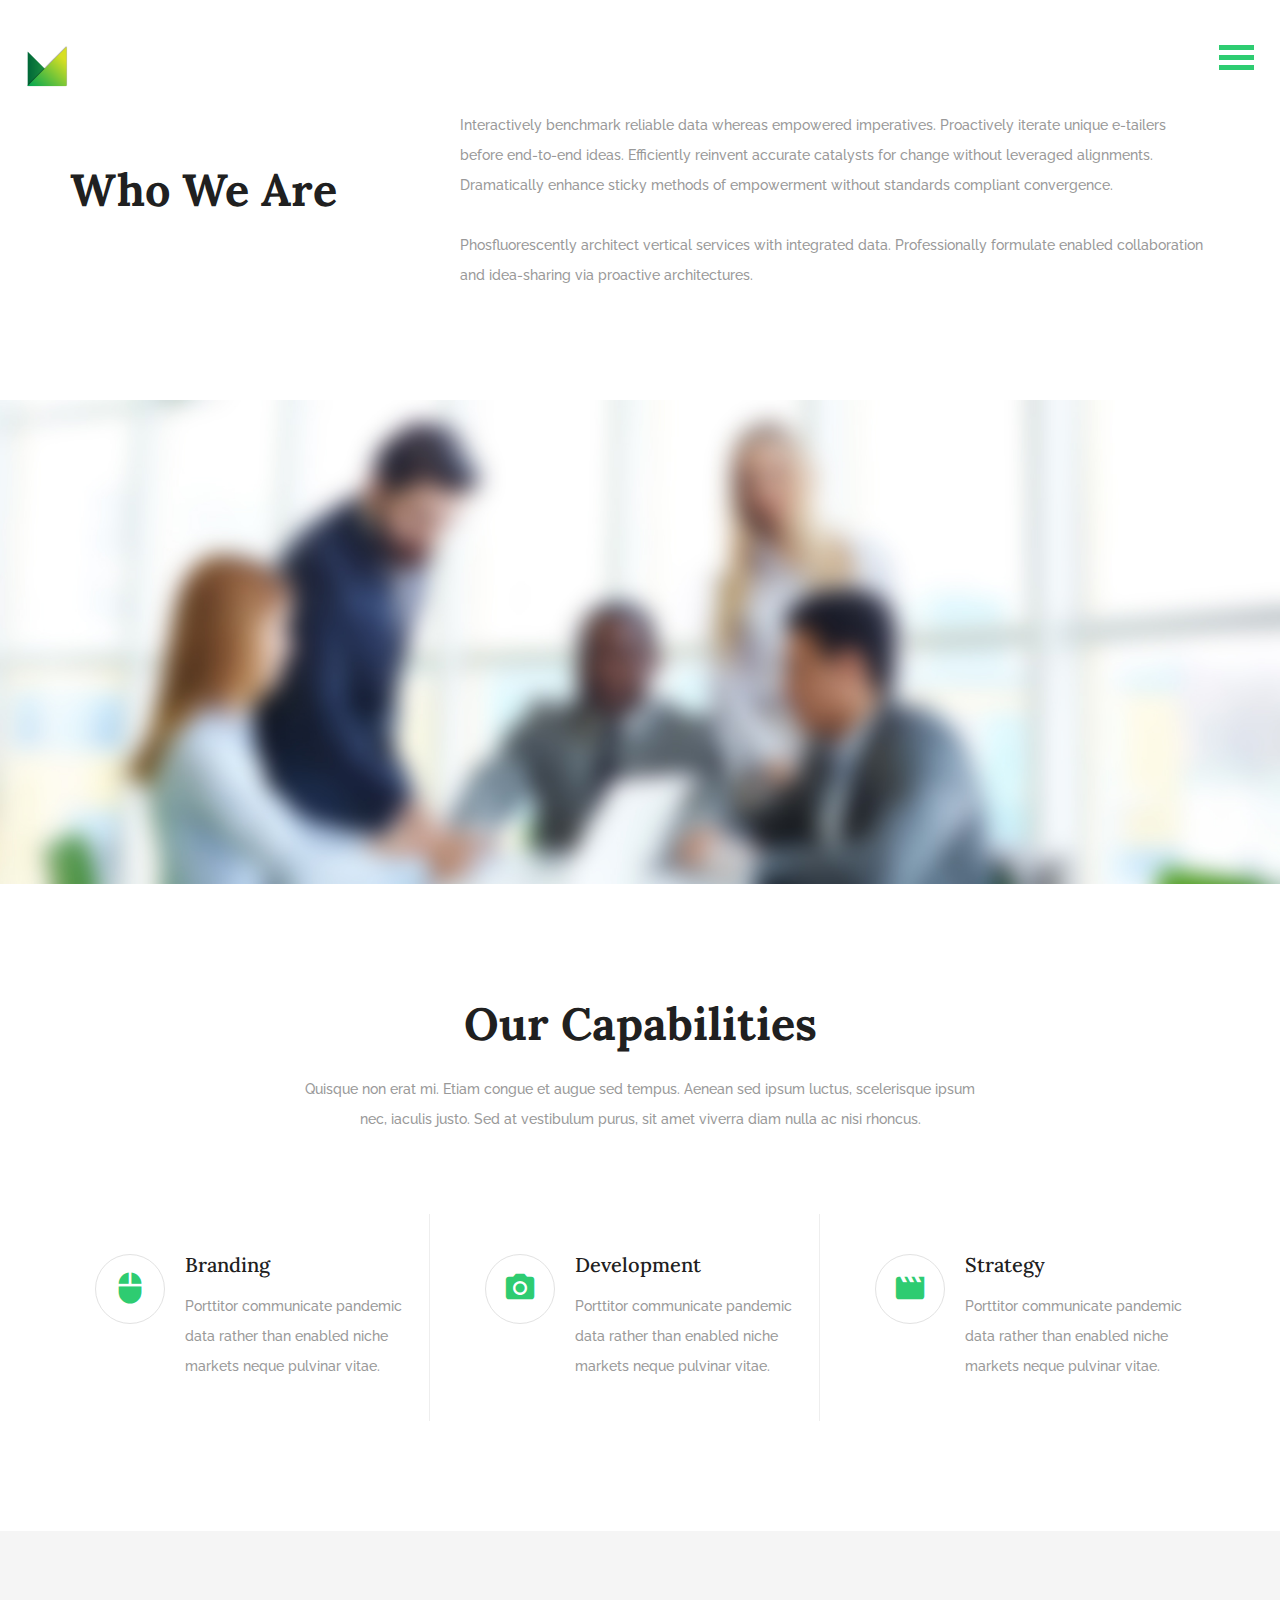
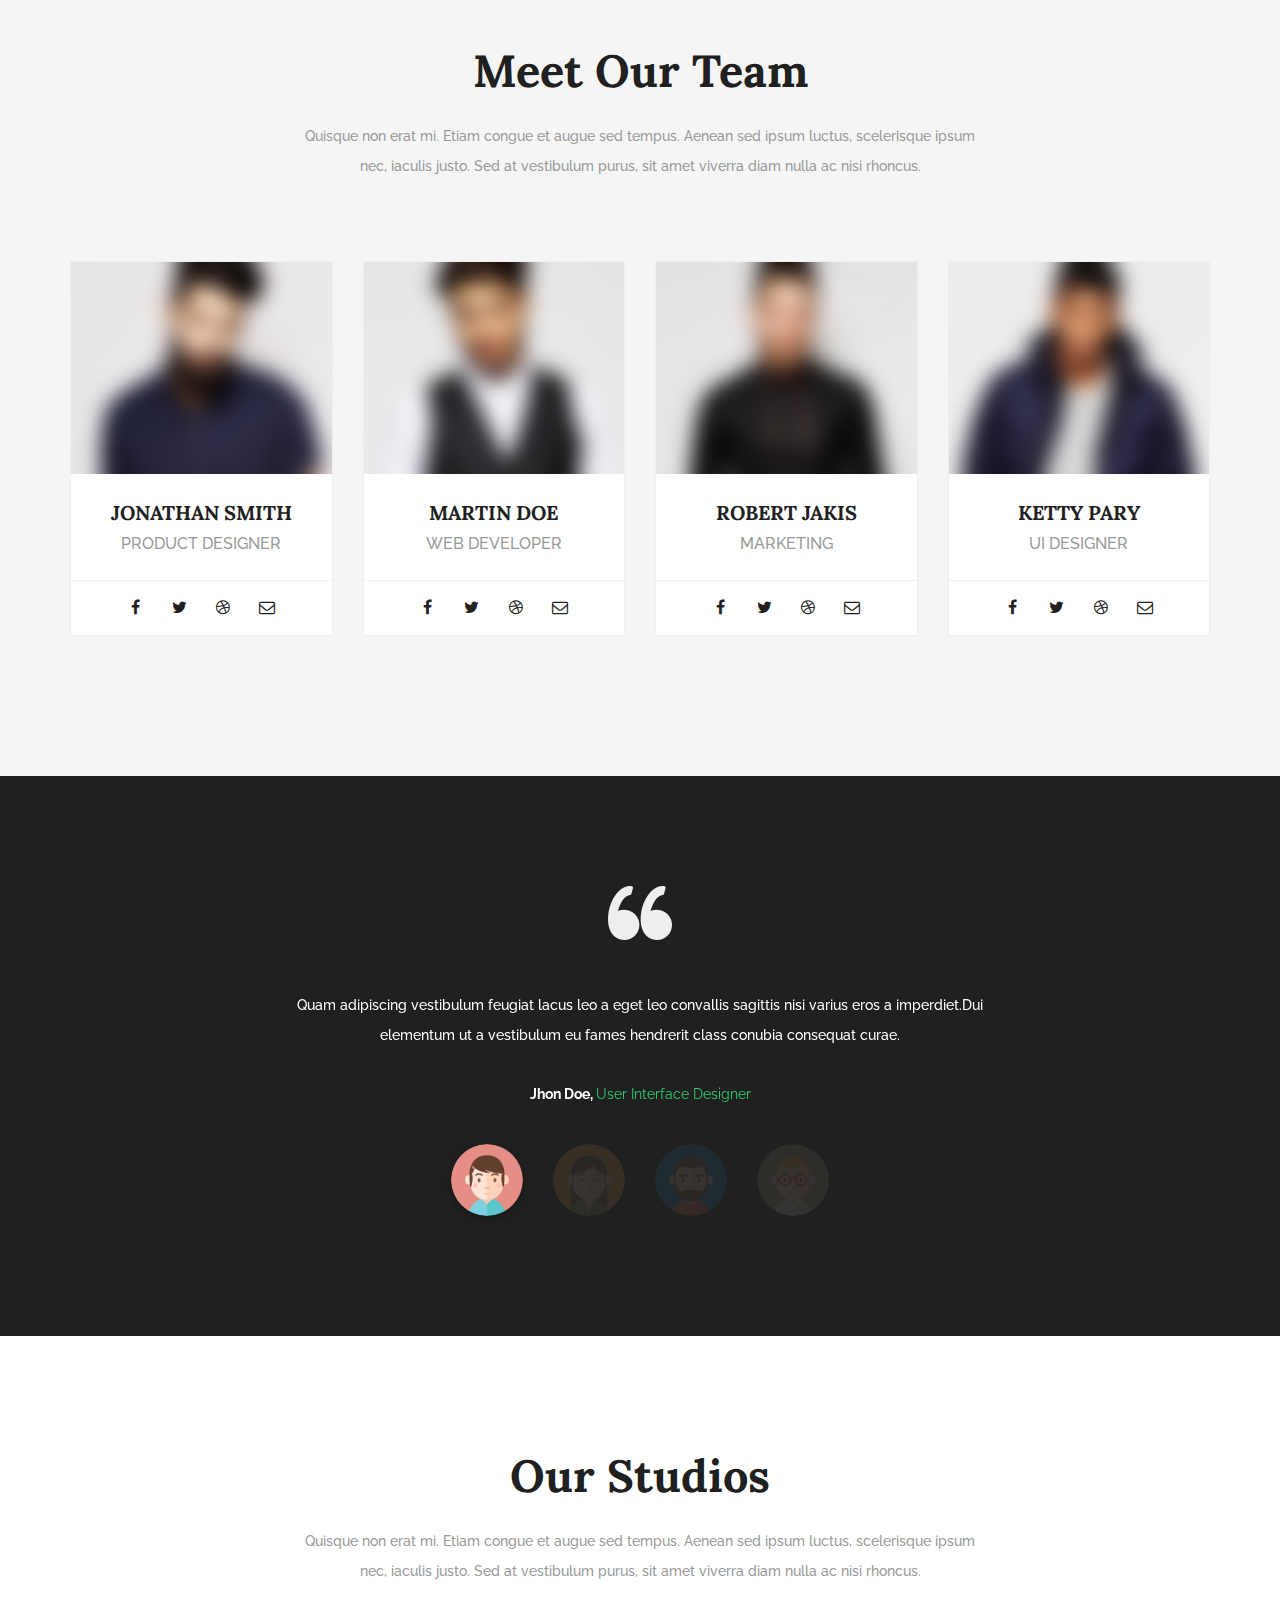
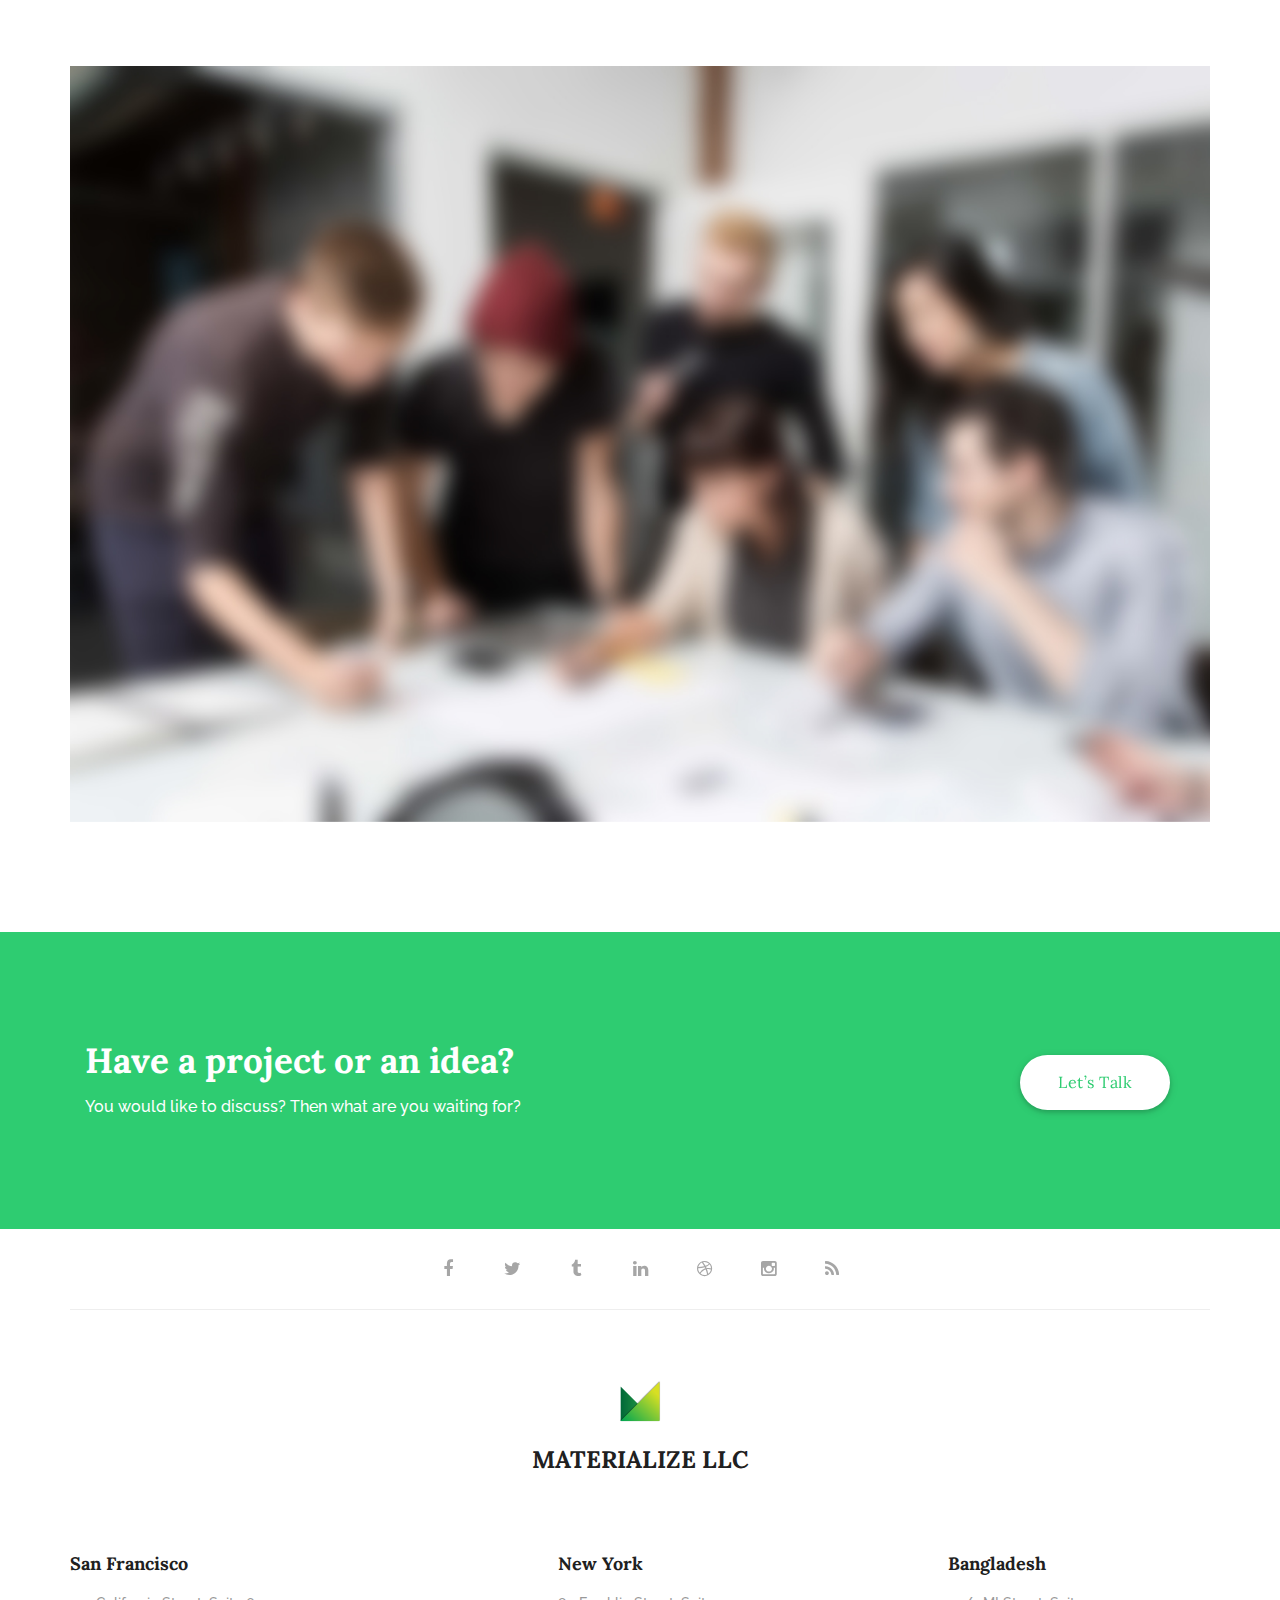
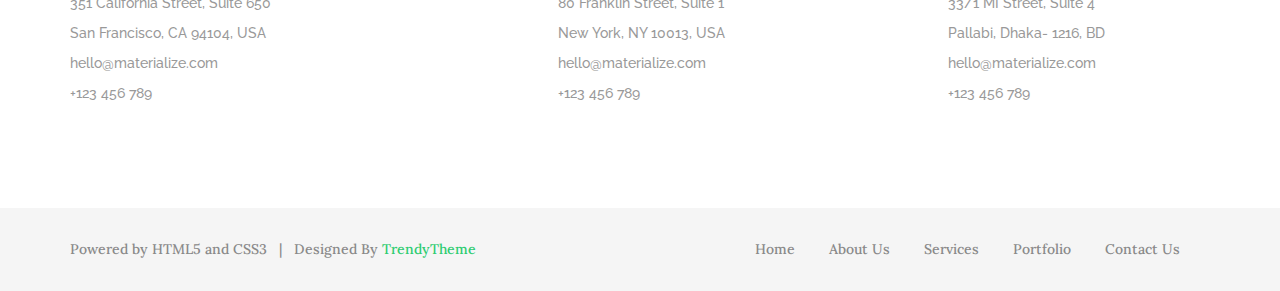
<file: agency-about-us.html>
<!DOCTYPE html>
<html lang="en">
    <head>
        <meta charset="utf-8">
        <meta http-equiv="X-UA-Compatible" content="IE=edge">
        <meta name="viewport" content="width=device-width, initial-scale=1">
        <meta name="description" content="materialize is a responsive creative agency template">
        <meta name="keywords" content="material, corporate, business, parallax, creative, agency">
        <meta name="author" content="trendytheme.net">

        <title>materialize Digital Agency</title>

        <!--  favicon -->
        <link rel="shortcut icon" href="assets/img/ico/favicon.png">
        <!--  apple-touch-icon -->
        <link rel="apple-touch-icon-precomposed" sizes="144x144" href="assets/img/ico/apple-touch-icon-144-precomposed.png">
        <link rel="apple-touch-icon-precomposed" sizes="114x114" href="assets/img/ico/apple-touch-icon-114-precomposed.png">
        <link rel="apple-touch-icon-precomposed" sizes="72x72" href="assets/img/ico/apple-touch-icon-72-precomposed.png">
        <link rel="apple-touch-icon-precomposed" href="assets/img/ico/apple-touch-icon-57-precomposed.png">

        <link href='https://fonts.googleapis.com/css?family=Raleway:400,300,500,700,900' rel='stylesheet' type='text/css'>
        <!-- Material Icons CSS -->
        <link href="assets/fonts/iconfont/material-icons.css" rel="stylesheet">
        <!-- FontAwesome CSS -->
        <link href="assets/fonts/font-awesome/css/font-awesome.min.css" rel="stylesheet">
        <!-- magnific-popup -->
        <link href="assets/magnific-popup/magnific-popup.css" rel="stylesheet">
        <!-- owl.carousel -->
        <link href="assets/owl.carousel/assets/owl.carousel.css" rel="stylesheet">
        <link href="assets/owl.carousel/assets/owl.theme.default.min.css" rel="stylesheet">
        <!-- flexslider -->
        <link href="assets/flexSlider/flexslider.css" rel="stylesheet">
        <!-- materialize -->
        <link href="assets/materialize/css/materialize.min.css" rel="stylesheet">
        <!-- Bootstrap -->
        <link href="assets/bootstrap/css/bootstrap.min.css" rel="stylesheet">
        <!-- shortcodes -->
        <link href="assets/css/shortcodes/shortcodes.css" rel="stylesheet">
        <!-- Main Style CSS -->
        <link href="style.css" rel="stylesheet">
        <!-- Agency CSS -->
        <link href="assets/css/skins/agency.css" rel="stylesheet">

        <!-- HTML5 shim and Respond.js for IE8 support of HTML5 elements and media queries -->
        <!-- WARNING: Respond.js doesn't work if you view the page via file:// -->
        <!--[if lt IE 9]>
          <script src="https://oss.maxcdn.com/html5shiv/3.7.2/html5shiv.min.js"></script>
          <script src="https://oss.maxcdn.com/respond/1.4.2/respond.min.js"></script>
        <![endif]-->
    </head>

    <body>

        <header>
          <a class="tt-logo" href="index.html"><img src="assets/img/agency/logo.png" alt="Logo"></a>

          <div class="nav-wrapper" id="toggle">
            <span class="top"></span>
            <span class="middle"></span>
            <span class="bottom"></span>
          </div>

          <div class="nav-overlay" id="overlay">
            <nav class="overlay-menu">
              <ul>
                <li><a href="agency-index.html">Home</a></li>
                <li><a href="agency-about-us.html">About</a></li>
                <li><a href="agency-service.html">Service</a></li>
                <li><a href="agency-projects.html">Projects</a></li>
                <li><a href="agency-carreer.html">Join In</a></li>
                <li><a href="agency-apply-form.html">Apply Now</a></li>
                <li><a href="agency-contact.html">Contact</a></li>
              </ul>
            </nav>
          </div>
        </header>


        <section class="section-padding">
          <div class="container">
            <div class="row equal-height-row">
              <div class="col-sm-4">
                <div class="valign-wrapper">
                  <div class="section-title valign-cell equal-height-column">
                    <h2 class="section-title">Who We Are</h2>
                  </div>
                </div>
              </div>
              <div class="col-sm-8">
                <div class="equal-height-column">
                  <p>Interactively benchmark reliable data whereas empowered imperatives. Proactively iterate unique e-tailers before end-to-end ideas. Efficiently reinvent accurate catalysts for change without leveraged alignments. Dramatically enhance sticky methods of empowerment without standards compliant convergence.</p> 

                <p>Phosfluorescently architect vertical services with integrated data. Professionally formulate enabled collaboration and idea-sharing via proactive architectures.</p>
                </div>
              </div>
            </div>
          </div>
        </section>

        <div class="mocup-wrapper text-center">
            <img class="img-responsive" src="assets/img/agency/we.jpg" alt="">
        </div>

        <section class="section-padding">
          <div class="container">


              <div class="text-center mb-80">
                  <h2 class="section-title">Our Capabilities</h2>
                  <p class="section-sub">Quisque non erat mi. Etiam congue et augue sed tempus. Aenean sed ipsum luctus, scelerisque ipsum nec, iaculis justo. Sed at vestibulum purus, sit amet viverra diam nulla ac nisi rhoncus.</p>
              </div>


              <div class="row">
                    <div class="col-md-4">
                        <div class="featured-item feature-icon icon-hover icon-hover-brand icon-circle icon-outline border-right">
                            <div class="icon">
                                <i class="material-icons colored brand-icon">&#xE323;</i>
                            </div>
                            <div class="desc">
                                <h2>Branding</h2>
                                <p>Porttitor communicate pandemic data rather than enabled niche markets neque pulvinar vitae.</p>
                            </div>
                        </div><!-- /.featured-item -->
                    </div><!-- /.col-md-4 -->
                  
                    <div class="col-md-4">
                        <div class="featured-item feature-icon icon-hover icon-hover-brand icon-circle icon-outline border-right">
                            <div class="icon">
                                <i class="material-icons colored brand-icon">&#xE412;</i>
                            </div>
                            <div class="desc">
                                <h2>Development</h2>
                                <p>Porttitor communicate pandemic data rather than enabled niche markets neque pulvinar vitae.</p>
                            </div>
                        </div><!-- /.featured-item -->
                    </div><!-- /.col-md-4 -->
                  
                    <div class="col-md-4">
                        <div class="featured-item feature-icon icon-hover icon-hover-brand icon-circle icon-outline border-right last">
                            <div class="icon">
                                <i class="material-icons colored brand-icon">&#xE02C;</i>
                            </div>
                            <div class="desc">
                                <h2>Strategy</h2>
                                <p>Porttitor communicate pandemic data rather than enabled niche markets neque pulvinar vitae.</p>
                            </div>
                        </div><!-- /.featured-item -->
                    </div><!-- /.col-md-4 -->
              </div>

          </div>
        </section>


        <section class="section-padding gray-bg">
          <div class="container">

              <div class="text-center mb-80">
                  <h2 class="section-title">Meet Our Team</h2>
                  <p class="section-sub">Quisque non erat mi. Etiam congue et augue sed tempus. Aenean sed ipsum luctus, scelerisque ipsum nec, iaculis justo. Sed at vestibulum purus, sit amet viverra diam nulla ac nisi rhoncus.</p>
              </div>

              <div class="row">
                <div class="col-md-3 col-sm-6">
                  <div class="team-wrapper text-center">
                      <div class="team-img">
                          <a href="#"><img src="assets/img/agency/team/team-1.jpg" class="img-responsive" alt="Image"></a>
                      </div><!-- /.team-img -->

                      <div class="team-title">
                          <h3><a href="#">Jonathan Smith</a></h3>
                          <span>Product Designer</span>
                      </div><!-- /.team-title -->

                      <ul class="team-social-links list-inline">
                          <li><a href="#"><i class="fa fa-facebook"></i></a></li>
                          <li><a href="#"><i class="fa fa-twitter"></i></a></li>
                          <li><a href="#"><i class="fa fa-dribbble"></i></a></li>
                          <li><a href="#"><i class="fa fa-envelope-o"></i></a></li>
                      </ul>

                  </div><!-- /.team-wrapper -->
                </div><!-- /.col-md-3 -->

                <div class="col-md-3 col-sm-6">
                  <div class="team-wrapper text-center">
                      <div class="team-img">
                          <a href="#"><img src="assets/img/agency/team/team-2.jpg" class="img-responsive" alt="Image"></a>
                      </div><!-- /.team-img -->

                      <div class="team-title">
                          <h3><a href="#">Martin Doe</a></h3>
                          <span>web developer</span>
                      </div><!-- /.team-title -->

                      <ul class="team-social-links list-inline">
                          <li><a href="#"><i class="fa fa-facebook"></i></a></li>
                          <li><a href="#"><i class="fa fa-twitter"></i></a></li>
                          <li><a href="#"><i class="fa fa-dribbble"></i></a></li>
                          <li><a href="#"><i class="fa fa-envelope-o"></i></a></li>
                      </ul>
                  </div><!-- /.team-wrapper -->
                </div><!-- /.col-md-3 -->

                <div class="col-md-3 col-sm-6">
                  <div class="team-wrapper text-center">
                      <div class="team-img">
                          <a href="#"><img src="assets/img/agency/team/team-3.jpg" class="img-responsive" alt="Image"></a>
                      </div><!-- /.team-img -->

                      <div class="team-title">
                          <h3><a href="#">robert jakis</a></h3>
                          <span>marketing</span>
                      </div><!-- /.team-title -->

                      <ul class="team-social-links list-inline">
                          <li><a href="#"><i class="fa fa-facebook"></i></a></li>
                          <li><a href="#"><i class="fa fa-twitter"></i></a></li>
                          <li><a href="#"><i class="fa fa-dribbble"></i></a></li>
                          <li><a href="#"><i class="fa fa-envelope-o"></i></a></li>
                      </ul>
                  </div><!-- /.team-wrapper -->
                </div><!-- /.col-md-3 -->

                <div class="col-md-3 col-sm-6">
                  <div class="team-wrapper text-center">
                      <div class="team-img">
                          <a href="#"><img src="assets/img/agency/team/team-4.jpg" class="img-responsive" alt="Image"></a>
                      </div><!-- /.team-img -->

                      <div class="team-title">
                          <h3><a href="#">ketty pary</a></h3>
                          <span>UI Designer</span>
                      </div><!-- /.team-title -->

                      <ul class="team-social-links list-inline">
                          <li><a href="#"><i class="fa fa-facebook"></i></a></li>
                          <li><a href="#"><i class="fa fa-twitter"></i></a></li>
                          <li><a href="#"><i class="fa fa-dribbble"></i></a></li>
                          <li><a href="#"><i class="fa fa-envelope-o"></i></a></li>
                      </ul>
                  </div><!-- /.team-wrapper -->
                </div><!-- /.col-md-3 -->

              </div><!-- /.row -->

          </div>
        </section>


        <section class="section-padding dark-bg">
          <div class="container">
              <div class="row">
                <div class="col-md-8 col-md-offset-2">

                  <div class="thumb-carousel circle-thumb text-center">
                    <ul class="slides">
                      <li data-thumb="assets/img/agency/client-thumb/5.png">
                        <div class="icon">
                            <img src="assets/img/quote-dark.png" alt="Customer Thumb">
                        </div>
                        <div class="content white-text">
                            <p>Quam adipiscing vestibulum feugiat lacus leo a eget leo convallis sagittis nisi varius eros a imperdiet.Dui elementum ut a vestibulum eu fames hendrerit class conubia consequat curae.</p>

                            <div class="testimonial-meta">
                                Jhon Doe,
                                <span class="brand-color">User Interface Designer</span> 
                            </div>
                        </div>
                      </li>
                      <li data-thumb="assets/img/agency/client-thumb/2.png">
                        <div class="icon">
                            <img src="assets/img/quote-dark.png" alt="Customer Thumb">
                        </div>
                        <div class="content white-text">
                            <p>Quam adipiscing vestibulum feugiat lacus leo a eget leo convallis sagittis nisi varius eros a imperdiet.Dui elementum ut a vestibulum eu fames hendrerit class conubia consequat curae.</p>

                            <div class="testimonial-meta">
                                Elita Chow,
                                <span class="brand-color">User Interface Designer</span> 
                            </div>
                        </div>
                      </li>
                      <li data-thumb="assets/img/agency/client-thumb/3.png">
                        <div class="icon">
                            <img src="assets/img/quote-dark.png" alt="Customer Thumb">
                        </div>
                        <div class="content white-text">
                            <p>Quam adipiscing vestibulum feugiat lacus leo a eget leo convallis sagittis nisi varius eros a imperdiet.Dui elementum ut a vestibulum eu fames hendrerit class conubia consequat curae.</p>

                            <div class="testimonial-meta">
                                Tomas Udoy,
                                <span class="brand-color">User Interface Designer</span> 
                            </div>
                        </div>
                      </li>
                      <li data-thumb="assets/img/agency/client-thumb/4.png">
                        <div class="icon">
                            <img src="assets/img/quote-dark.png" alt="Customer Thumb">
                        </div>
                        <div class="content white-text">
                            <p>Quam adipiscing vestibulum feugiat lacus leo a eget leo convallis sagittis nisi varius eros a imperdiet.Dui elementum ut a vestibulum eu fames hendrerit class conubia consequat curae.</p>

                            <div class="testimonial-meta">
                                Afsana Chow,
                                <span class="brand-color">User Interface Designer</span> 
                            </div>
                        </div>
                      </li>
                    </ul>
                  </div>

                </div>
              </div><!-- /.row -->

          </div><!-- /.container -->
        </section>


        <section class="section-padding">
          <div class="container">

            <div class="text-center mb-80">
                <h2 class="section-title">Our Studios</h2>
                <p class="section-sub">Quisque non erat mi. Etiam congue et augue sed tempus. Aenean sed ipsum luctus, scelerisque ipsum nec, iaculis justo. Sed at vestibulum purus, sit amet viverra diam nulla ac nisi rhoncus.</p>
            </div>


            <div id="carousel-studio" class="carousel slide carousel-studio" data-ride="carousel">
              <!-- Wrapper for slides -->
              <div class="carousel-inner" role="listbox">
                <div class="item active">
                  <img src="assets/img/agency/banner/agency-banner-6.jpg" alt="">
                </div>
                <div class="item">
                  <img src="assets/img/agency/banner/agency-banner-5.jpg" alt="">
                </div>
              </div>

              <!-- Controls -->
              <a class="left carousel-control" href="#carousel-studio" role="button" data-slide="prev">
                <span class="fa fa-angle-left" aria-hidden="true"></span>
                <span class="sr-only">Previous</span>
              </a>

              <a class="right carousel-control" href="#carousel-studio" role="button" data-slide="next">
                <span class="fa fa-angle-right" aria-hidden="true"></span>
                <span class="sr-only">Next</span>
              </a>

            </div>


          </div>
        </section>


        <section class="promo-box brand-bg section-padding">
            <div class="container">
                <div class="col-md-12">
                    <div class="promo-info">
                        <h2 class="white-text text-bold font-35">Have a project or an idea?</h2>
                        <p class="white-text text-medium">You would like to discuss? Then what are you waiting for? </p>
                    </div>
                    <div class="promo-btn">
                        <a href="#." class="btn btn-lg white waves-effect waves-dark text-capitalize">Let’s Talk</a>
                    </div>
                </div>
            </div>
        </section>


        <!--footer 5 start -->
        <footer class="footer footer-five">
            <div class="primary-footer padding-bottom-100">
                <div class="container">

                  <ul class="social-link text-center tt-animate ltr mt-20">
                    <li><a href="#"><i class="fa fa-facebook"></i></a></li>
                    <li><a href="#"><i class="fa fa-twitter"></i></a></li>
                    <li><a href="#"><i class="fa fa-tumblr"></i></a></li>
                    <li><a href="#"><i class="fa fa-linkedin"></i></a></li>
                    <li><a href="#"><i class="fa fa-dribbble"></i></a></li>
                    <li><a href="#"><i class="fa fa-instagram"></i></a></li>
                    <li><a href="#"><i class="fa fa-rss"></i></a></li>
                  </ul>

                  <hr class="mt-10">

                  <div class="padding-top-70">
                    <div class="footer-logo text-center mb-80">
                      <a href="#">
                        <img src="assets/img/agency/logo.png" alt="">
                        <h2>materialize LLC</h2>
                      </a>
                    </div>

                    <div class="row">

                      <div class="col-md-4 col-sm-4 widget">
                        <h3>San Francisco</h3>
                        <address>
                          351 California Street, Suite 650 <br>
                          San Francisco, CA 94104, USA <br>
                          hello@materialize.com <br>
                          +123 456 789
                        </address>
                      </div><!-- /.col-md-4 -->

                      <div class="col-md-3 col-md-offset-1 col-sm-4 widget">
                        <h3>New York</h3>
                        <address>
                          80 Franklin Street, Suite 1 <br>
                          New York, NY 10013, USA <br>
                          hello@materialize.com <br>
                          +123 456 789
                        </address>
                      </div><!-- /.col-md-4 -->

                      <div class="col-md-3 col-md-offset-1 col-sm-4 widget">
                        <h3>Bangladesh</h3>
                        <address>
                          33/1 MI Street, Suite 4 <br>
                          Pallabi, Dhaka- 1216, BD <br>
                          hello@materialize.com <br>
                          +123 456 789
                        </address>
                      </div><!-- /.col-md-4 -->

                    </div><!-- /.row -->
                  </div>
                </div><!-- /.container -->
            </div><!-- /.primary-footer -->

            <div class="secondary-footer grey lighten-4">
                <div class="container">

                  <div class="row">
                    <div class="col-md-6">
                        <span class="copy-text">Powered by HTML5 and CSS3 &nbsp; | &nbsp;  Designed By <a href="#">TrendyTheme</a></span>
                    </div>
                    <div class="col-md-6">
                      <ul>
                        <li><a href="#">Home</a></li>
                        <li><a href="#">About us</a></li>
                        <li><a href="#">Services</a></li>
                        <li><a href="#">Portfolio</a></li>
                        <li><a href="#">Contact us</a></li>
                      </ul>
                    </div>
                  </div>

                </div><!-- /.container -->
            </div><!-- /.secondary-footer -->
        </footer>
        <!--footer 5 end-->


        <!-- Preloader -->
        <div id="preloader">
          <div class="preloader-position"> 
            <img src="assets/img/logo-colored.png" alt="logo" >
            <div class="progress">
              <div class="indeterminate"></div>
            </div>
          </div>
        </div>
        <!-- End Preloader -->

        <!-- jQuery -->
        <script src="assets/js/jquery-2.1.3.min.js"></script>
        <script src="assets/bootstrap/js/bootstrap.min.js"></script>
        <script src="assets/materialize/js/materialize.min.js"></script>
        <script src="assets/js/jquery.easing.min.js"></script>
        <script src="assets/js/menuzord.js"></script>
        <script src="assets/js/smoothscroll.min.js"></script>
        <script src="assets/js/imagesloaded.js"></script>
        <script src="assets/js/jquery.stellar.min.js"></script>
        <script src="assets/js/jquery.inview.min.js"></script>
        <script src="assets/owl.carousel/owl.carousel.min.js"></script>
        <script src="assets/flexSlider/jquery.flexslider-min.js"></script>
        <script src="assets/magnific-popup/jquery.magnific-popup.min.js"></script>
        <script src="assets/js/equalheight.js"></script>
        <script src="assets/js/ajaxchimp.js"></script>
        <script src="assets/js/ajaxchimp-config.js"></script>
        <script src="assets/js/scripts.js"></script>

        <script>
          $('#toggle').on('click', function() {
              $(this).toggleClass('active');
              $('#overlay').toggleClass('open');
          });
        </script>
    </body>
  
</html>
</file>
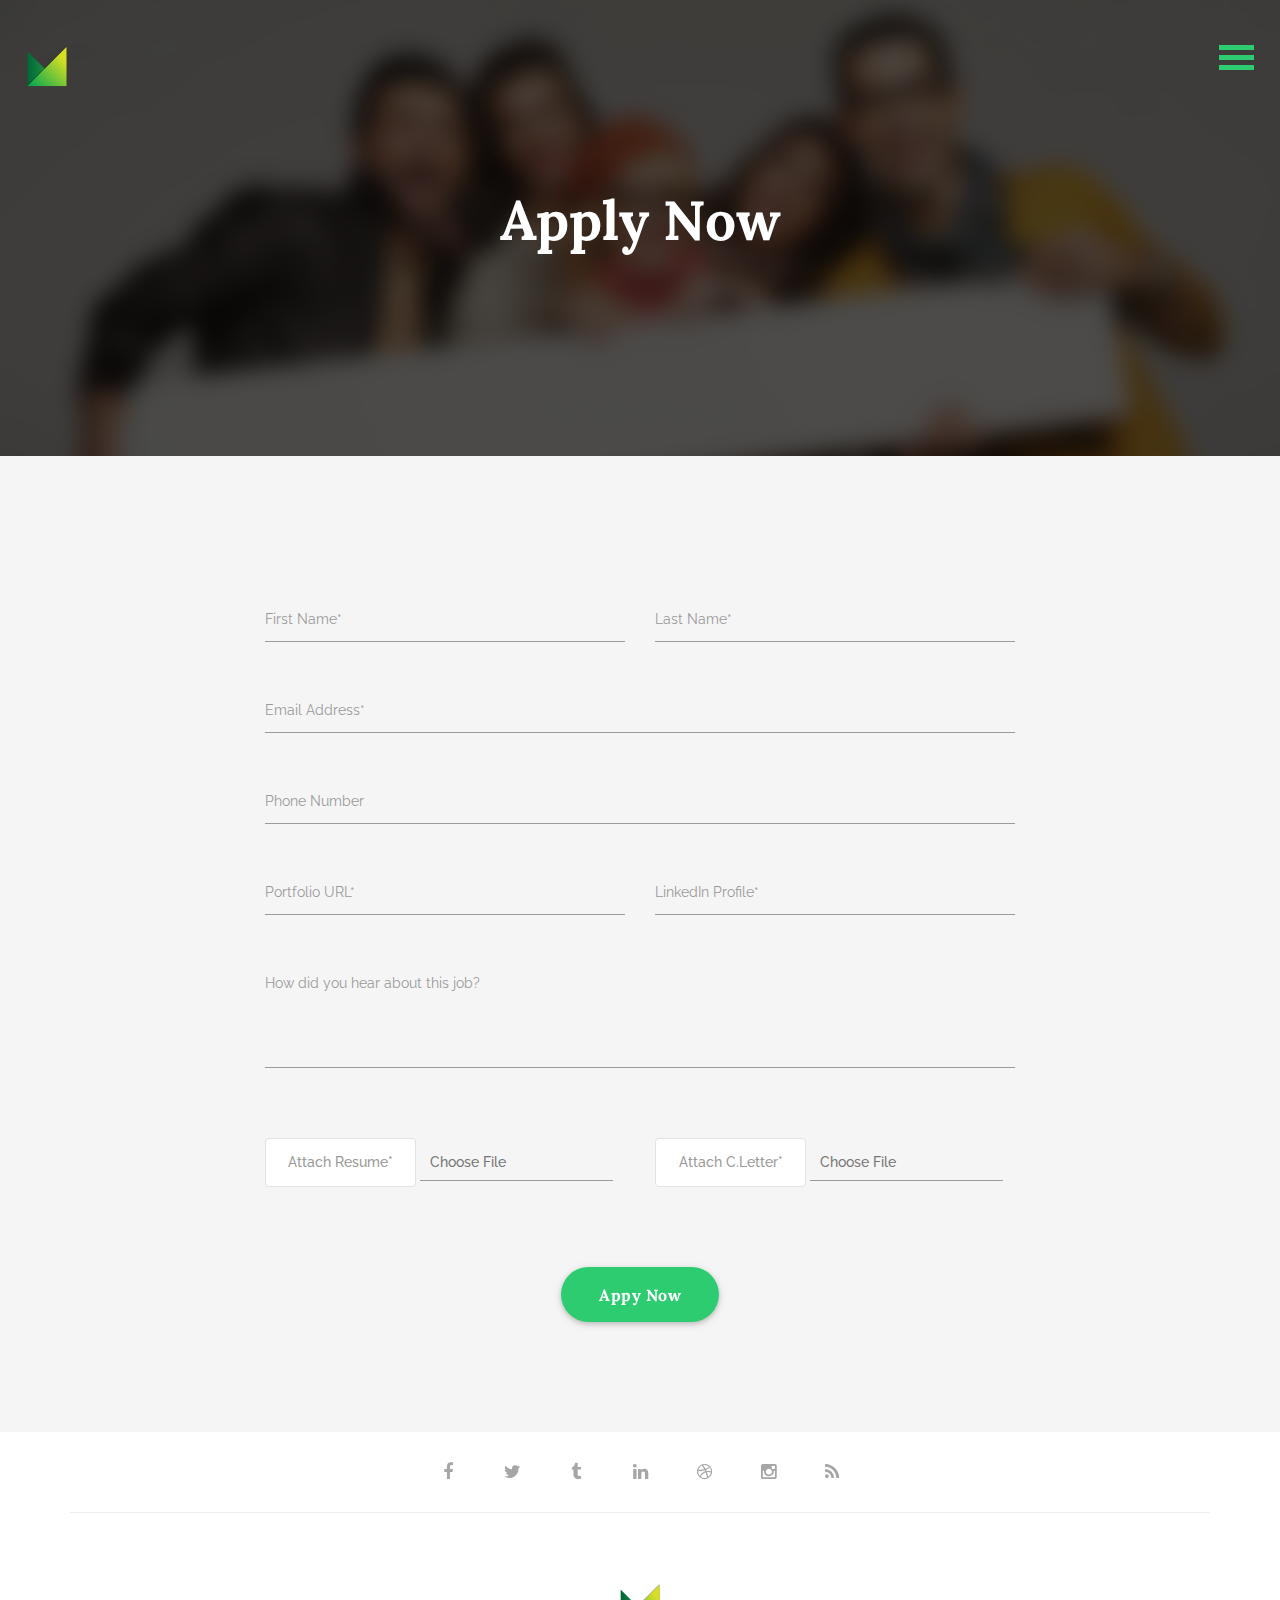
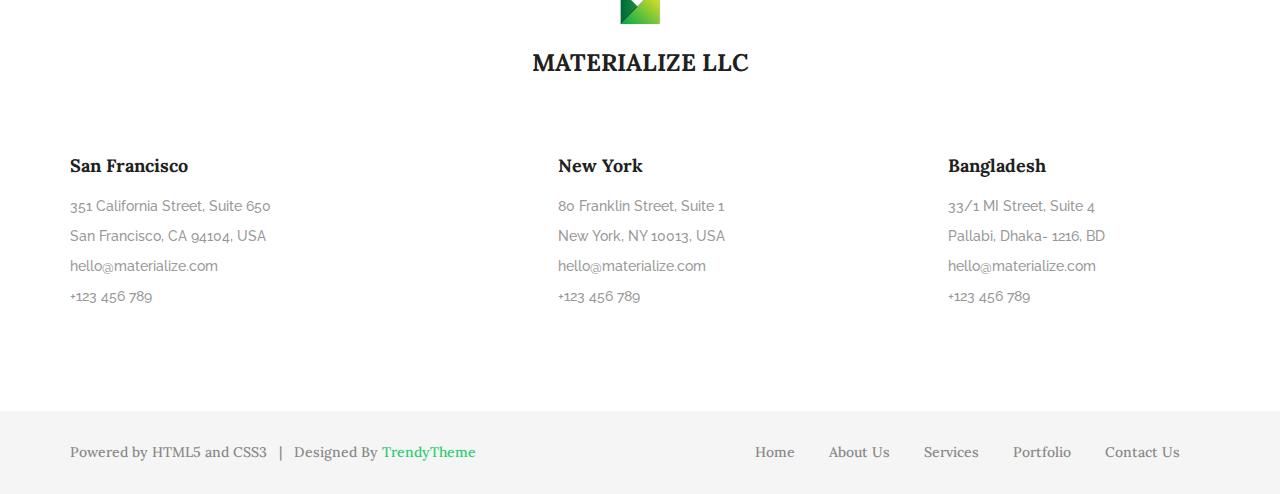
<file: agency-apply-form.html>
<!DOCTYPE html>
<html lang="en">
    <head>
        <meta charset="utf-8">
        <meta http-equiv="X-UA-Compatible" content="IE=edge">
        <meta name="viewport" content="width=device-width, initial-scale=1">
        <meta name="description" content="materialize is a responsive creative agency template">
        <meta name="keywords" content="material, corporate, business, parallax, creative, agency">
        <meta name="author" content="trendytheme.net">

        <title>materialize Digital Agency</title>

        <!--  favicon -->
        <link rel="shortcut icon" href="assets/img/ico/favicon.png">
        <!--  apple-touch-icon -->
        <link rel="apple-touch-icon-precomposed" sizes="144x144" href="assets/img/ico/apple-touch-icon-144-precomposed.png">
        <link rel="apple-touch-icon-precomposed" sizes="114x114" href="assets/img/ico/apple-touch-icon-114-precomposed.png">
        <link rel="apple-touch-icon-precomposed" sizes="72x72" href="assets/img/ico/apple-touch-icon-72-precomposed.png">
        <link rel="apple-touch-icon-precomposed" href="assets/img/ico/apple-touch-icon-57-precomposed.png">

        <link href='https://fonts.googleapis.com/css?family=Raleway:400,300,500,700,900' rel='stylesheet' type='text/css'>
        <!-- Material Icons CSS -->
        <link href="assets/fonts/iconfont/material-icons.css" rel="stylesheet">
        <!-- FontAwesome CSS -->
        <link href="assets/fonts/font-awesome/css/font-awesome.min.css" rel="stylesheet">
        <!-- magnific-popup -->
        <link href="assets/magnific-popup/magnific-popup.css" rel="stylesheet">
        <!-- owl.carousel -->
        <link href="assets/owl.carousel/assets/owl.carousel.css" rel="stylesheet">
        <link href="assets/owl.carousel/assets/owl.theme.default.min.css" rel="stylesheet">
        <!-- flexslider -->
        <link href="assets/flexSlider/flexslider.css" rel="stylesheet">
        <!-- materialize -->
        <link href="assets/materialize/css/materialize.min.css" rel="stylesheet">
        <!-- Bootstrap -->
        <link href="assets/bootstrap/css/bootstrap.min.css" rel="stylesheet">
        <!-- shortcodes -->
        <link href="assets/css/shortcodes/shortcodes.css" rel="stylesheet">
        <!-- Main Style CSS -->
        <link href="style.css" rel="stylesheet">
        <!-- Agency CSS -->
        <link href="assets/css/skins/agency.css" rel="stylesheet">

        <!-- HTML5 shim and Respond.js for IE8 support of HTML5 elements and media queries -->
        <!-- WARNING: Respond.js doesn't work if you view the page via file:// -->
        <!--[if lt IE 9]>
          <script src="https://oss.maxcdn.com/html5shiv/3.7.2/html5shiv.min.js"></script>
          <script src="https://oss.maxcdn.com/respond/1.4.2/respond.min.js"></script>
        <![endif]-->
    </head>

    <body>

        <header>
          <a class="tt-logo" href="index.html"><img src="assets/img/agency/logo.png" alt="Logo"></a>

          <div class="nav-wrapper" id="toggle">
            <span class="top"></span>
            <span class="middle"></span>
            <span class="bottom"></span>
          </div>

          <div class="nav-overlay" id="overlay">
            <nav class="overlay-menu">
              <ul>
                <li><a href="agency-index.html">Home</a></li>
                <li><a href="agency-about-us.html">About</a></li>
                <li><a href="agency-service.html">Service</a></li>
                <li><a href="agency-projects.html">Projects</a></li>
                <li><a href="agency-carreer.html">Join In</a></li>
                <li><a href="agency-apply-form.html">Apply Now</a></li>
                <li><a href="agency-contact.html">Contact</a></li>
              </ul>
            </nav>
          </div>
        </header>


        <!-- Hero Section -->
        <section class="agency-banner-3 bg-fixed parallax-bg overlay dark-7 ptb-190" data-stellar-background-ratio="0.5">
            <div class="container">
              <div class="career-cover text-center">
                <h2 class="white-text text-bold">Apply Now</h2>
              </div><!-- /.container -->
            </div><!-- /.container -->
        </section>
        <!-- Hero Section End -->


        <!-- contact-form-section -->
        <section class="section-padding gray-bg">
          
          <div class="container">
            <div class="row">
              <div class="col-md-8 col-md-offset-2">
                  <form name="contact-form" id="contactForm" action="sendemail.php" method="POST">

                    <div class="row">
                      <div class="col-md-6">

                        <div class="input-field">
                          <input type="text" name="first-name" class="validate" id="first-name">
                          <label for="first-name">First Name*</label>
                        </div>

                      </div><!-- /.col-md-6 -->

                      <div class="col-md-6">

                        <div class="input-field">
                          <input type="text" name="last-name" class="validate" id="last-name">
                          <label for="last-name">Last Name*</label>
                        </div>

                      </div><!-- /.col-md-6 -->
                    </div><!-- /.row -->


                    <div class="input-field">
                      <input id="email" type="email" name="email" class="validate" >
                      <label for="email" data-error="wrong" data-success="right">Email Address*</label>
                    </div>

                    <div class="input-field">
                      <input id="phone" type="tel" name="phone" class="validate" >
                      <label for="phone">Phone Number</label>
                    </div>

                    <div class="row">
                      <div class="col-md-6">

                        <div class="input-field">
                          <input id="portfolio" type="text" name="portfolio" class="validate" >
                          <label for="portfolio">Portfolio URL*</label>
                        </div>

                      </div><!-- /.col-md-6 -->

                      <div class="col-md-6">

                        <div class="input-field">
                          <input id="LinkedIn-profile" type="text" name="LinkedIn-profile" class="validate" >
                          <label for="LinkedIn-profile">LinkedIn Profile*</label>
                        </div>

                      </div><!-- /.col-md-6 -->
                    </div><!-- /.row -->


                    <div class="input-field">
                      <textarea name="message" id="message" class="materialize-textarea" ></textarea>
                      <label for="message">How did you hear about this job?</label>
                    </div>


                    <div class="row">
                      <div class="col-md-6">

                        <div class="input-field">
                          <div class="custom-upload">
                              <span>Attach Resume*</span>
                              <input id="uploadBtnOne" type="file" class="upload" />
                          </div>
                          <input class="disabled-input" id="uploadFileOne" placeholder="Choose File" disabled="disabled" />
                        </div>

                      </div><!-- /.col-md-6 -->

                      <div class="col-md-6">

                        <div class="input-field">
                          <div class="custom-upload">
                              <span>Attach C.Letter*</span>
                              <input id="uploadBtnTwo" type="file" class="upload" />
                          </div>
                          <input class="disabled-input" id="uploadFileTwo" placeholder="Choose File" disabled="disabled" />
                        </div>

                      </div><!-- /.col-md-6 -->

                    </div><!-- /.row -->
                    
                    <div class="text-center">
                      <button type="submit" name="submit" class="waves-effect waves-light btn btn-lg text-capitalize text-bold mt-80">Appy Now</button>
                    </div>
                  </form>
              </div>
            </div>
          </div>

        </section>
        <!-- contact-form-section End -->


        <!--footer 5 start -->
        <footer class="footer footer-five">
            <div class="primary-footer padding-bottom-100">
                <div class="container">

                  <ul class="social-link text-center tt-animate ltr mt-20">
                    <li><a href="#"><i class="fa fa-facebook"></i></a></li>
                    <li><a href="#"><i class="fa fa-twitter"></i></a></li>
                    <li><a href="#"><i class="fa fa-tumblr"></i></a></li>
                    <li><a href="#"><i class="fa fa-linkedin"></i></a></li>
                    <li><a href="#"><i class="fa fa-dribbble"></i></a></li>
                    <li><a href="#"><i class="fa fa-instagram"></i></a></li>
                    <li><a href="#"><i class="fa fa-rss"></i></a></li>
                  </ul>

                  <hr class="mt-10">

                  <div class="padding-top-70">
                    <div class="footer-logo text-center mb-80">
                      <a href="#">
                        <img src="assets/img/agency/logo.png" alt="">
                        <h2>materialize LLC</h2>
                      </a>
                    </div>

                    <div class="row">

                      <div class="col-md-4 col-sm-4 widget">
                        <h3>San Francisco</h3>
                        <address>
                          351 California Street, Suite 650 <br>
                          San Francisco, CA 94104, USA <br>
                          hello@materialize.com <br>
                          +123 456 789
                        </address>
                      </div><!-- /.col-md-4 -->

                      <div class="col-md-3 col-md-offset-1 col-sm-4 widget">
                        <h3>New York</h3>
                        <address>
                          80 Franklin Street, Suite 1 <br>
                          New York, NY 10013, USA <br>
                          hello@materialize.com <br>
                          +123 456 789
                        </address>
                      </div><!-- /.col-md-4 -->

                      <div class="col-md-3 col-md-offset-1 col-sm-4 widget">
                        <h3>Bangladesh</h3>
                        <address>
                          33/1 MI Street, Suite 4 <br>
                          Pallabi, Dhaka- 1216, BD <br>
                          hello@materialize.com <br>
                          +123 456 789
                        </address>
                      </div><!-- /.col-md-4 -->

                    </div><!-- /.row -->
                  </div>
                </div><!-- /.container -->
            </div><!-- /.primary-footer -->

            <div class="secondary-footer grey lighten-4">
                <div class="container">

                  <div class="row">
                    <div class="col-md-6">
                        <span class="copy-text">Powered by HTML5 and CSS3 &nbsp; | &nbsp;  Designed By <a href="#">TrendyTheme</a></span>
                    </div>
                    <div class="col-md-6">
                      <ul>
                        <li><a href="#">Home</a></li>
                        <li><a href="#">About us</a></li>
                        <li><a href="#">Services</a></li>
                        <li><a href="#">Portfolio</a></li>
                        <li><a href="#">Contact us</a></li>
                      </ul>
                    </div>
                  </div>

                </div><!-- /.container -->
            </div><!-- /.secondary-footer -->
        </footer>
        <!--footer 5 end-->


        <!-- Preloader -->
        <div id="preloader">
          <div class="preloader-position"> 
            <img src="assets/img/logo-colored.png" alt="logo" >
            <div class="progress">
              <div class="indeterminate"></div>
            </div>
          </div>
        </div>
        <!-- End Preloader -->


        <!-- jQuery -->
        <script src="assets/js/jquery-2.1.3.min.js"></script>
        <script src="assets/bootstrap/js/bootstrap.min.js"></script>
        <script src="assets/materialize/js/materialize.min.js"></script>
        <script src="assets/js/jquery.easing.min.js"></script>
        <script src="assets/js/menuzord.js"></script>
        <script src="assets/js/smoothscroll.min.js"></script>
        <script src="assets/js/imagesloaded.js"></script>
        <script src="assets/js/jquery.stellar.min.js"></script>
        <script src="assets/js/jquery.inview.min.js"></script>
        <script src="assets/owl.carousel/owl.carousel.min.js"></script>
        <script src="assets/flexSlider/jquery.flexslider-min.js"></script>
        <script src="assets/magnific-popup/jquery.magnific-popup.min.js"></script>
        <script src="assets/js/equalheight.js"></script>
        <script src="assets/js/ajaxchimp.js"></script>
        <script src="assets/js/ajaxchimp-config.js"></script>
        <script src="assets/js/scripts.js"></script>

        <script>
          $('#toggle').on('click', function() {
              $(this).toggleClass('active');
              $('#overlay').toggleClass('open');
          });
        </script>

        <script>
          document.getElementById("uploadBtnOne").onchange = function () {
              document.getElementById("uploadFileOne").value = this.value;
          };
          document.getElementById("uploadBtnTwo").onchange = function () {
              document.getElementById("uploadFileTwo").value = this.value;
          };
        </script>
    </body>
  
</html>
</file>
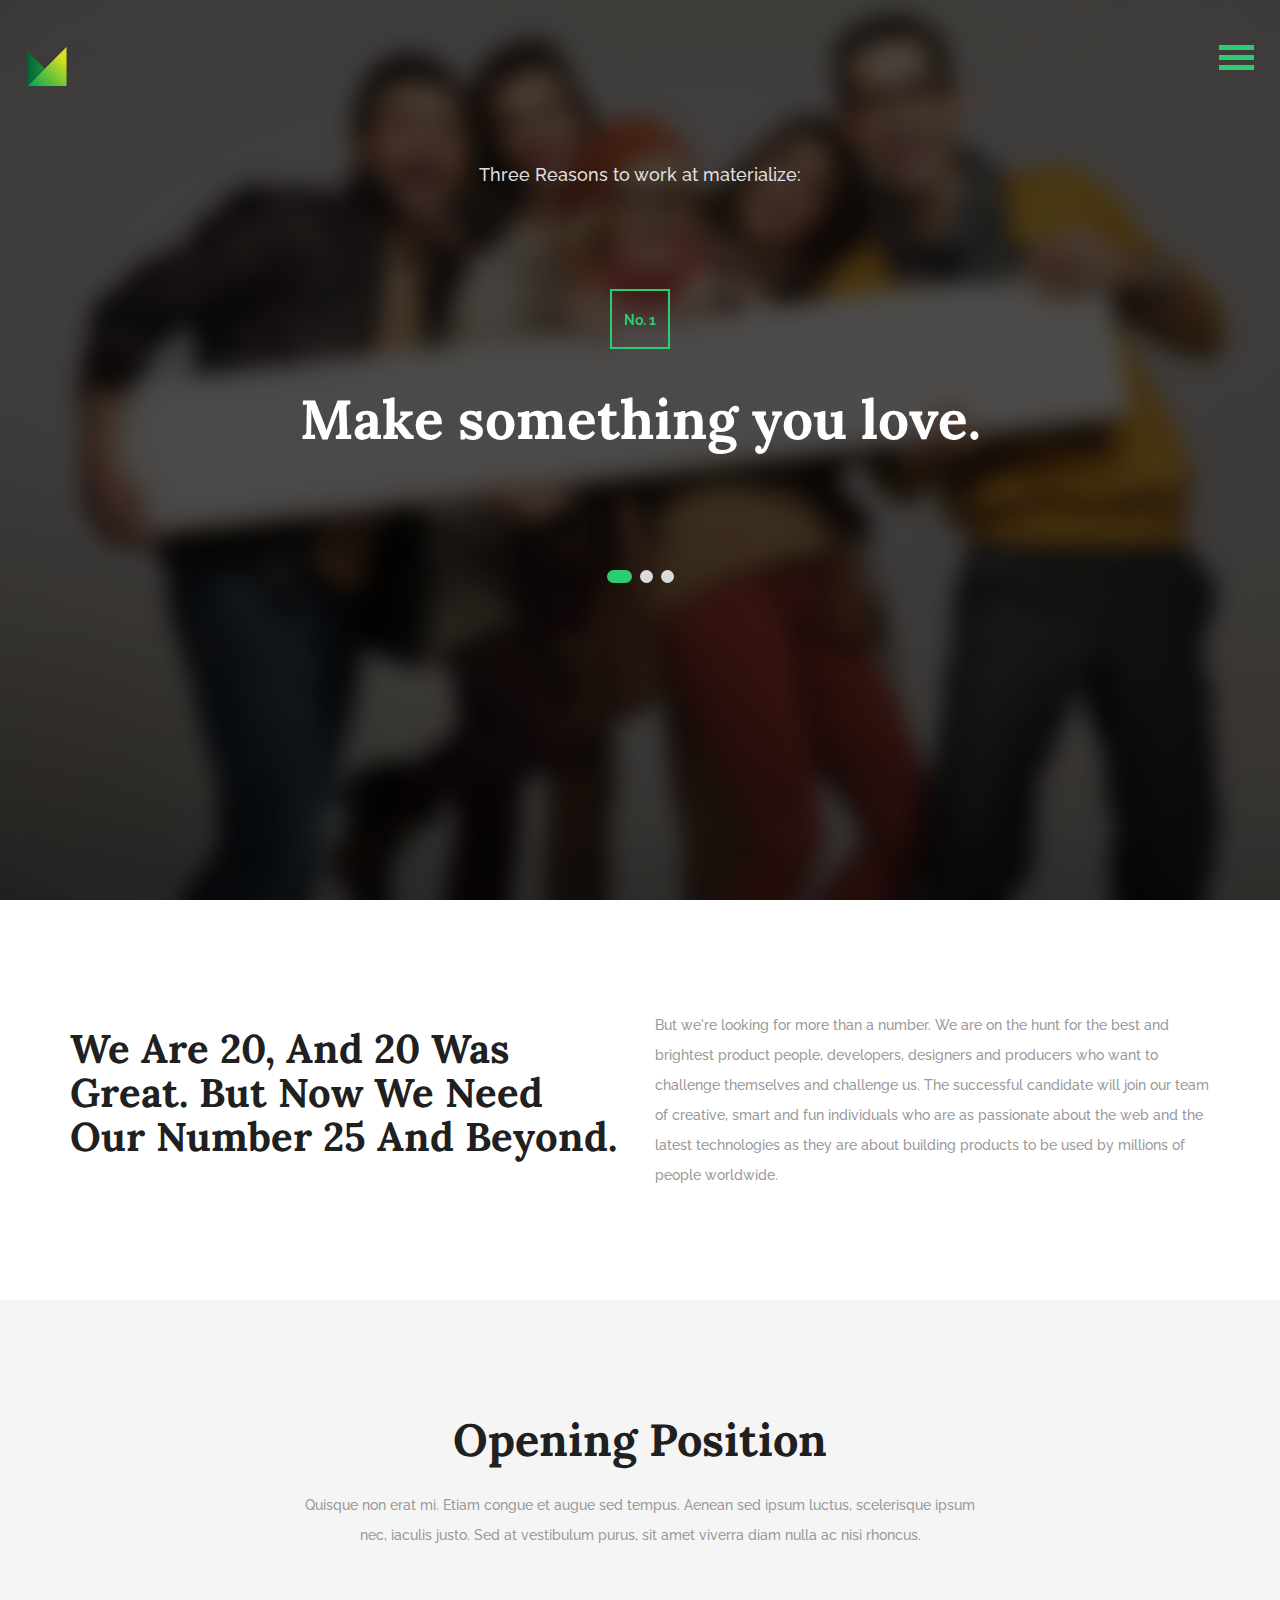
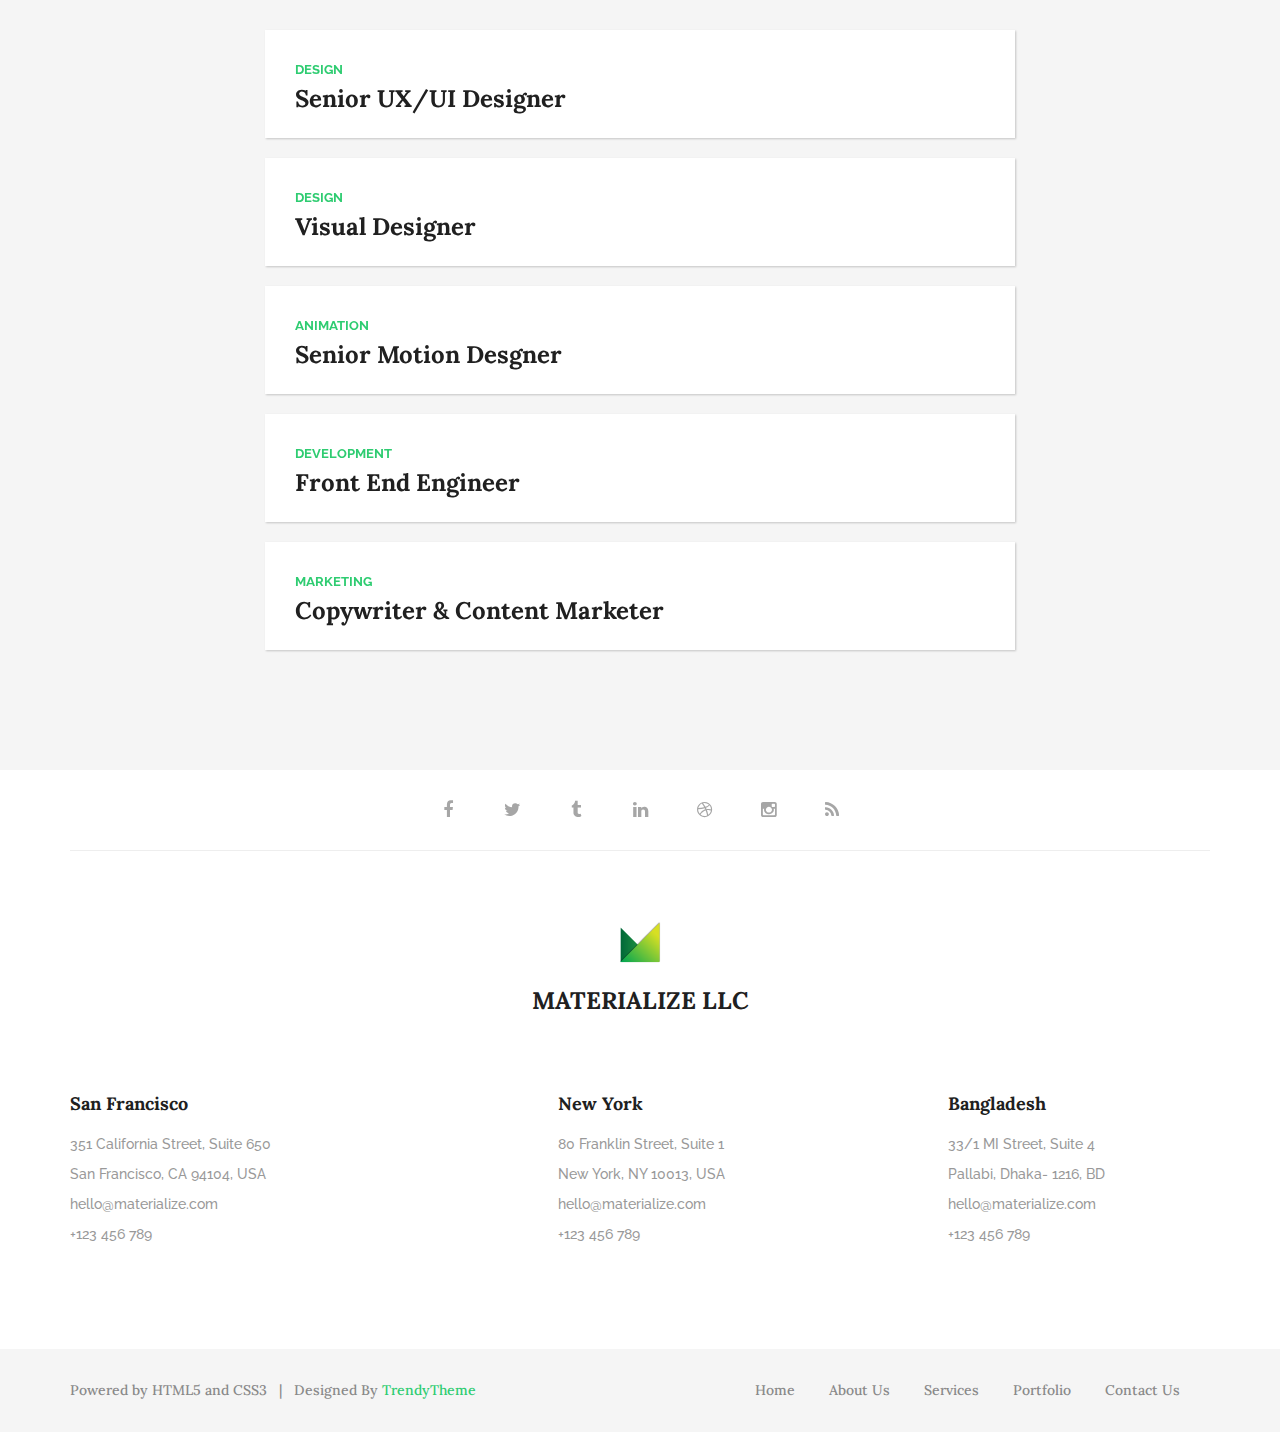
<file: agency-carreer.html>
<!DOCTYPE html>
<html lang="en">
    <head>
        <meta charset="utf-8">
        <meta http-equiv="X-UA-Compatible" content="IE=edge">
        <meta name="viewport" content="width=device-width, initial-scale=1">
        <meta name="description" content="materialize is a responsive creative agency template">
        <meta name="keywords" content="material, corporate, business, parallax, creative, agency">
        <meta name="author" content="trendytheme.net">

        <title>materialize Digital Agency</title>

        <!--  favicon -->
        <link rel="shortcut icon" href="assets/img/ico/favicon.png">
        <!--  apple-touch-icon -->
        <link rel="apple-touch-icon-precomposed" sizes="144x144" href="assets/img/ico/apple-touch-icon-144-precomposed.png">
        <link rel="apple-touch-icon-precomposed" sizes="114x114" href="assets/img/ico/apple-touch-icon-114-precomposed.png">
        <link rel="apple-touch-icon-precomposed" sizes="72x72" href="assets/img/ico/apple-touch-icon-72-precomposed.png">
        <link rel="apple-touch-icon-precomposed" href="assets/img/ico/apple-touch-icon-57-precomposed.png">

        <link href='https://fonts.googleapis.com/css?family=Raleway:400,300,500,700,900' rel='stylesheet' type='text/css'>
        <!-- Material Icons CSS -->
        <link href="assets/fonts/iconfont/material-icons.css" rel="stylesheet">
        <!-- FontAwesome CSS -->
        <link href="assets/fonts/font-awesome/css/font-awesome.min.css" rel="stylesheet">
        <!-- magnific-popup -->
        <link href="assets/magnific-popup/magnific-popup.css" rel="stylesheet">
        <!-- owl.carousel -->
        <link href="assets/owl.carousel/assets/owl.carousel.css" rel="stylesheet">
        <link href="assets/owl.carousel/assets/owl.theme.default.min.css" rel="stylesheet">
        <!-- flexslider -->
        <link href="assets/flexSlider/flexslider.css" rel="stylesheet">
        <!-- materialize -->
        <link href="assets/materialize/css/materialize.min.css" rel="stylesheet">
        <!-- Bootstrap -->
        <link href="assets/bootstrap/css/bootstrap.min.css" rel="stylesheet">
        <!-- shortcodes -->
        <link href="assets/css/shortcodes/shortcodes.css" rel="stylesheet">
        <!-- Main Style CSS -->
        <link href="style.css" rel="stylesheet">
        <!-- Agency CSS -->
        <link href="assets/css/skins/agency.css" rel="stylesheet">

        <!-- HTML5 shim and Respond.js for IE8 support of HTML5 elements and media queries -->
        <!-- WARNING: Respond.js doesn't work if you view the page via file:// -->
        <!--[if lt IE 9]>
          <script src="https://oss.maxcdn.com/html5shiv/3.7.2/html5shiv.min.js"></script>
          <script src="https://oss.maxcdn.com/respond/1.4.2/respond.min.js"></script>
        <![endif]-->
    </head>

    <body>

        <header>
          <a class="tt-logo" href="index.html"><img src="assets/img/agency/logo.png" alt="Logo"></a>

          <div class="nav-wrapper" id="toggle">
            <span class="top"></span>
            <span class="middle"></span>
            <span class="bottom"></span>
          </div>

          <div class="nav-overlay" id="overlay">
            <nav class="overlay-menu">
              <ul>
                <li><a href="agency-index.html">Home</a></li>
                <li><a href="agency-about-us.html">About</a></li>
                <li><a href="agency-service.html">Service</a></li>
                <li><a href="agency-projects.html">Projects</a></li>
                <li><a href="agency-carreer.html">Join In</a></li>
                <li><a href="agency-apply-form.html">Apply Now</a></li>
                <li><a href="agency-contact.html">Contact</a></li>
              </ul>
            </nav>
          </div>
        </header>



        <!-- Hero Section -->
        <section class="agency-banner-3 bg-fixed parallax-bg overlay dark-7 full-height" data-stellar-background-ratio="0.5">
            <div class="container">
              <div class="career-cover text-center padding-top-160">
                  <span class="reason">Three Reasons to work at materialize:</span>

                  <div class="career-carousel">
                      <div class="carousel-item">
                          <span class="number">No. 1</span>
                          <h2 class="text-bold white-text">Make something you love.</h2>
                      </div><!-- /.carousel-item -->

                      <div class="carousel-item">
                          <span class="number">No. 2</span>
                          <h2 class="text-bold white-text">Make something you love.</h2>
                      </div><!-- /.carousel-item -->

                      <div class="carousel-item">
                          <span class="number">No. 3</span>
                          <h2 class="text-bold white-text">Make something you love.</h2>
                      </div><!-- /.carousel-item -->
                  </div>

              </div><!-- /.career-cover -->
            </div><!-- /.container -->
        </section>
        <!-- Hero Section End -->


        <section class="section-padding">
          <div class="container">
            <div class="row equal-height-row">
              <div class="col-md-6">
                <div class="valign-wrapper">
                  <div class="section-title valign-cell equal-height-column">
                    <h2 class="font-40 text-bold">We are 20, and 20 was great. But now we need our number 25 and beyond.</h2>
                  </div>
                </div>
              </div>
              <div class="col-md-6">
                <div class="equal-height-column">
                  <p class="no-margin">But we're looking for more than a number. We are on the hunt for the best and brightest product people, developers, designers and producers who want to challenge themselves and challenge us.
                  The successful candidate will join our team of creative, smart and fun individuals who are as passionate about the web and the latest technologies as they are about building products to be used by millions of people worldwide.</p>
                </div>
              </div>
            </div>
          </div>
        </section>

        <section class="section-padding gray-bg">
          <div class="container">


                <div class="text-center mb-80">
                    <h2 class="section-title">Opening position</h2>
                    <p class="section-sub">Quisque non erat mi. Etiam congue et augue sed tempus. Aenean sed ipsum luctus, scelerisque ipsum nec, iaculis justo. Sed at vestibulum purus, sit amet viverra diam nulla ac nisi rhoncus.</p>
                </div>


              <div class="row">
                <div class="col-md-8 col-md-offset-2">
                    <ul class="job-menu">
                          <li>
                              <a href="#." class="waves-effect waves-light">
                                  <div class="job-content">
                                      <span class="category">Design</span>
                                      <span class="designation">Senior UX/UI Designer</span>
                                  </div>
                              </a>
                          </li>

                          <li>
                              <a href="#." class="waves-effect waves-light">
                                  <div class="job-content">
                                      <span class="category">Design</span>
                                      <span class="designation">Visual Designer</span>
                                  </div>
                              </a>
                          </li>

                          <li>
                              <a href="#." class="waves-effect waves-light">
                                  <div class="job-content">
                                      <span class="category">Animation</span>
                                      <span class="designation">Senior Motion Desgner</span>
                                  </div>
                              </a>
                          </li>

                          <li>
                              <a href="#." class="waves-effect waves-light">
                                  <div class="job-content">
                                      <span class="category">Development</span>
                                      <span class="designation">Front End Engineer</span>
                                  </div>
                              </a>
                          </li>

                          <li>
                              <a href="#." class="waves-effect waves-light">
                                  <div class="job-content">
                                      <span class="category">Marketing</span>
                                      <span class="designation">Copywriter &amp; Content Marketer</span>
                                  </div>
                              </a>
                          </li>
                    </ul>
                </div>
              </div>

          </div>
        </section>


        <!--footer 5 start -->
        <footer class="footer footer-five">
            <div class="primary-footer padding-bottom-100">
                <div class="container">

                  <ul class="social-link text-center tt-animate ltr mt-20">
                    <li><a href="#"><i class="fa fa-facebook"></i></a></li>
                    <li><a href="#"><i class="fa fa-twitter"></i></a></li>
                    <li><a href="#"><i class="fa fa-tumblr"></i></a></li>
                    <li><a href="#"><i class="fa fa-linkedin"></i></a></li>
                    <li><a href="#"><i class="fa fa-dribbble"></i></a></li>
                    <li><a href="#"><i class="fa fa-instagram"></i></a></li>
                    <li><a href="#"><i class="fa fa-rss"></i></a></li>
                  </ul>

                  <hr class="mt-10">

                  <div class="padding-top-70">
                    <div class="footer-logo text-center mb-80">
                      <a href="#">
                        <img src="assets/img/agency/logo.png" alt="">
                        <h2>materialize LLC</h2>
                      </a>
                    </div>

                    <div class="row">

                      <div class="col-md-4 col-sm-4 widget">
                        <h3>San Francisco</h3>
                        <address>
                          351 California Street, Suite 650 <br>
                          San Francisco, CA 94104, USA <br>
                          hello@materialize.com <br>
                          +123 456 789
                        </address>
                      </div><!-- /.col-md-4 -->

                      <div class="col-md-3 col-md-offset-1 col-sm-4 widget">
                        <h3>New York</h3>
                        <address>
                          80 Franklin Street, Suite 1 <br>
                          New York, NY 10013, USA <br>
                          hello@materialize.com <br>
                          +123 456 789
                        </address>
                      </div><!-- /.col-md-4 -->

                      <div class="col-md-3 col-md-offset-1 col-sm-4 widget">
                        <h3>Bangladesh</h3>
                        <address>
                          33/1 MI Street, Suite 4 <br>
                          Pallabi, Dhaka- 1216, BD <br>
                          hello@materialize.com <br>
                          +123 456 789
                        </address>
                      </div><!-- /.col-md-4 -->

                    </div><!-- /.row -->
                  </div>
                </div><!-- /.container -->
            </div><!-- /.primary-footer -->

            <div class="secondary-footer grey lighten-4">
                <div class="container">

                  <div class="row">
                    <div class="col-md-6">
                        <span class="copy-text">Powered by HTML5 and CSS3 &nbsp; | &nbsp;  Designed By <a href="#">TrendyTheme</a></span>
                    </div>
                    <div class="col-md-6">
                      <ul>
                        <li><a href="#">Home</a></li>
                        <li><a href="#">About us</a></li>
                        <li><a href="#">Services</a></li>
                        <li><a href="#">Portfolio</a></li>
                        <li><a href="#">Contact us</a></li>
                      </ul>
                    </div>
                  </div>

                </div><!-- /.container -->
            </div><!-- /.secondary-footer -->
        </footer>
        <!--footer 5 end-->


        <!-- Preloader -->
        <div id="preloader">
          <div class="preloader-position"> 
            <img src="assets/img/logo-colored.png" alt="logo" >
            <div class="progress">
              <div class="indeterminate"></div>
            </div>
          </div>
        </div>
        <!-- End Preloader -->



        <!-- jQuery -->
        <script src="assets/js/jquery-2.1.3.min.js"></script>
        <script src="assets/bootstrap/js/bootstrap.min.js"></script>
        <script src="assets/materialize/js/materialize.min.js"></script>
        <script src="assets/js/jquery.easing.min.js"></script>
        <script src="assets/js/menuzord.js"></script>
        <script src="assets/js/smoothscroll.min.js"></script>
        <script src="assets/js/imagesloaded.js"></script>
        <script src="assets/js/jquery.stellar.min.js"></script>
        <script src="assets/js/jquery.inview.min.js"></script>
        <script src="assets/owl.carousel/owl.carousel.min.js"></script>
        <script src="assets/flexSlider/jquery.flexslider-min.js"></script>
        <script src="assets/magnific-popup/jquery.magnific-popup.min.js"></script>
        <script src="assets/js/equalheight.js"></script>
        <script src="assets/js/ajaxchimp.js"></script>
        <script src="assets/js/ajaxchimp-config.js"></script>
        <script src="assets/js/scripts.js"></script>

        <script>
          $('#toggle').on('click', function() {
              $(this).toggleClass('active');
              $('#overlay').toggleClass('open');
          });
        </script>
    </body>
  
</html>
</file>
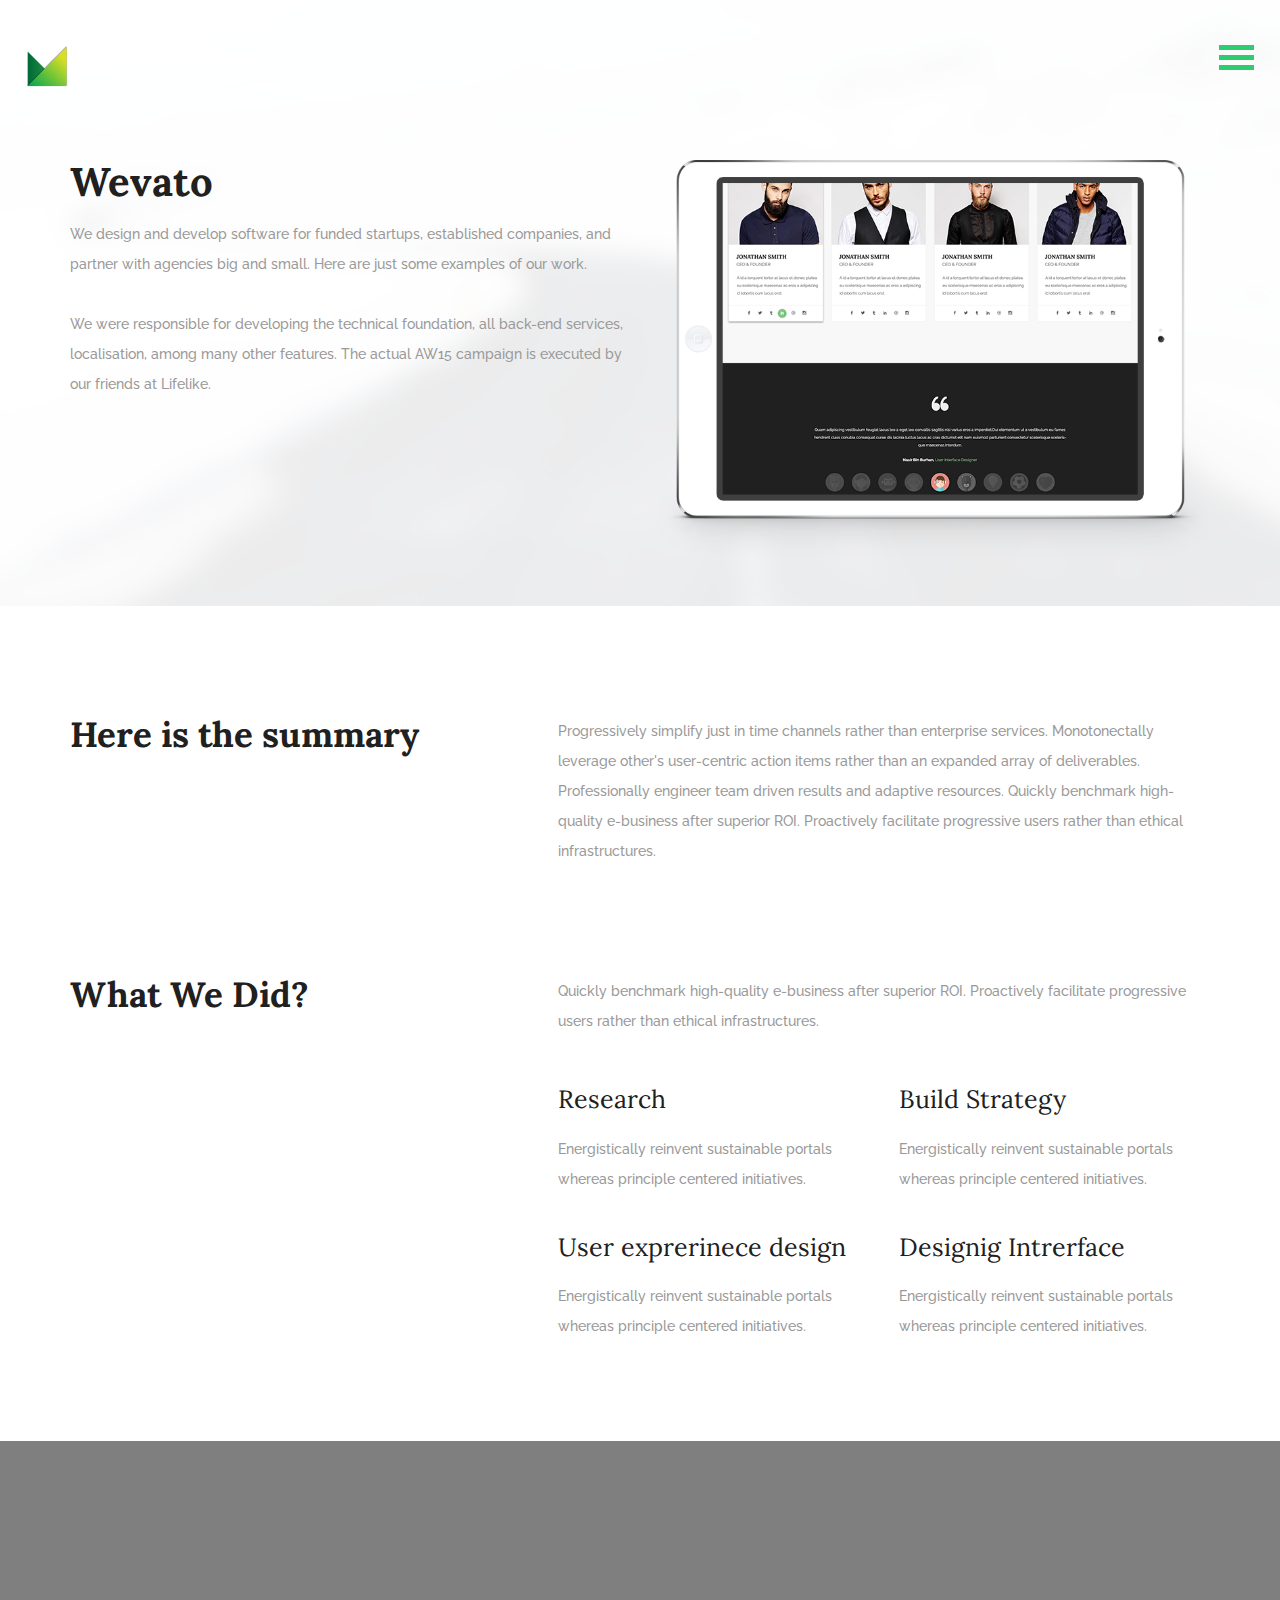
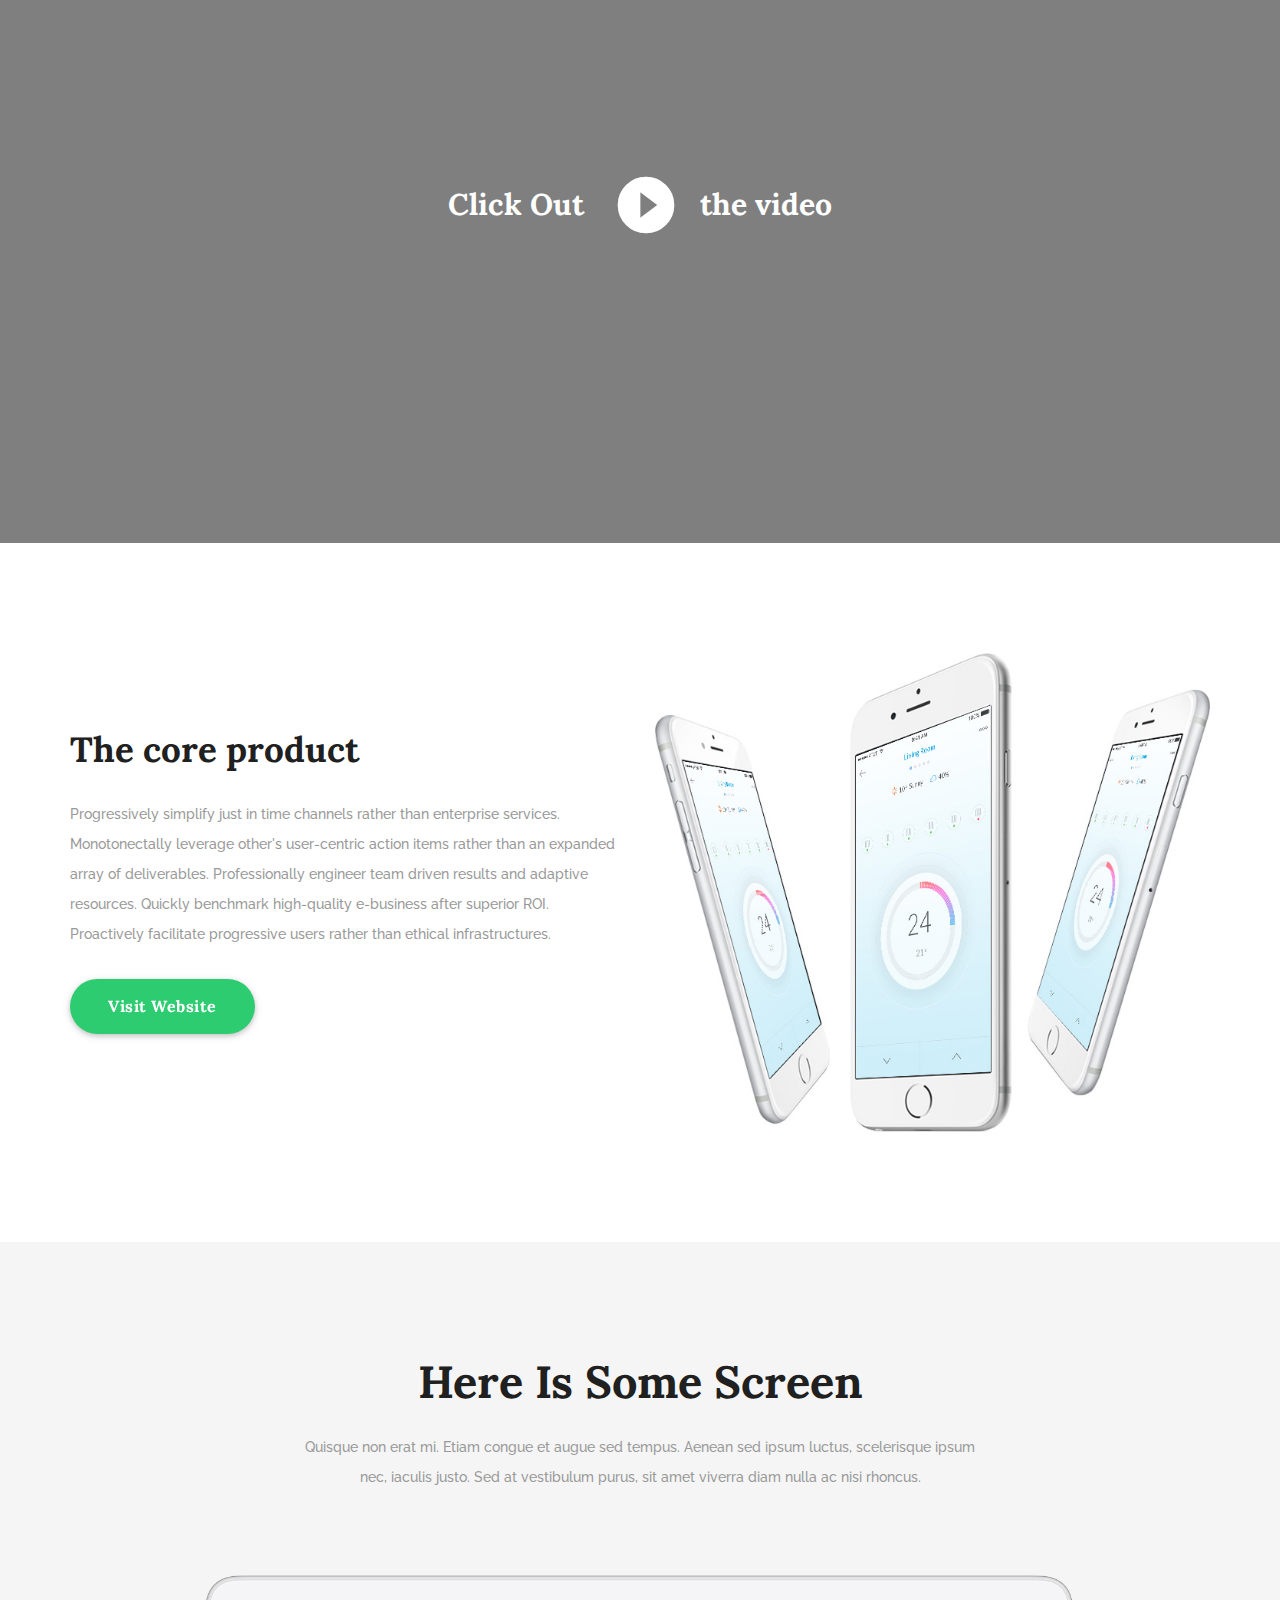
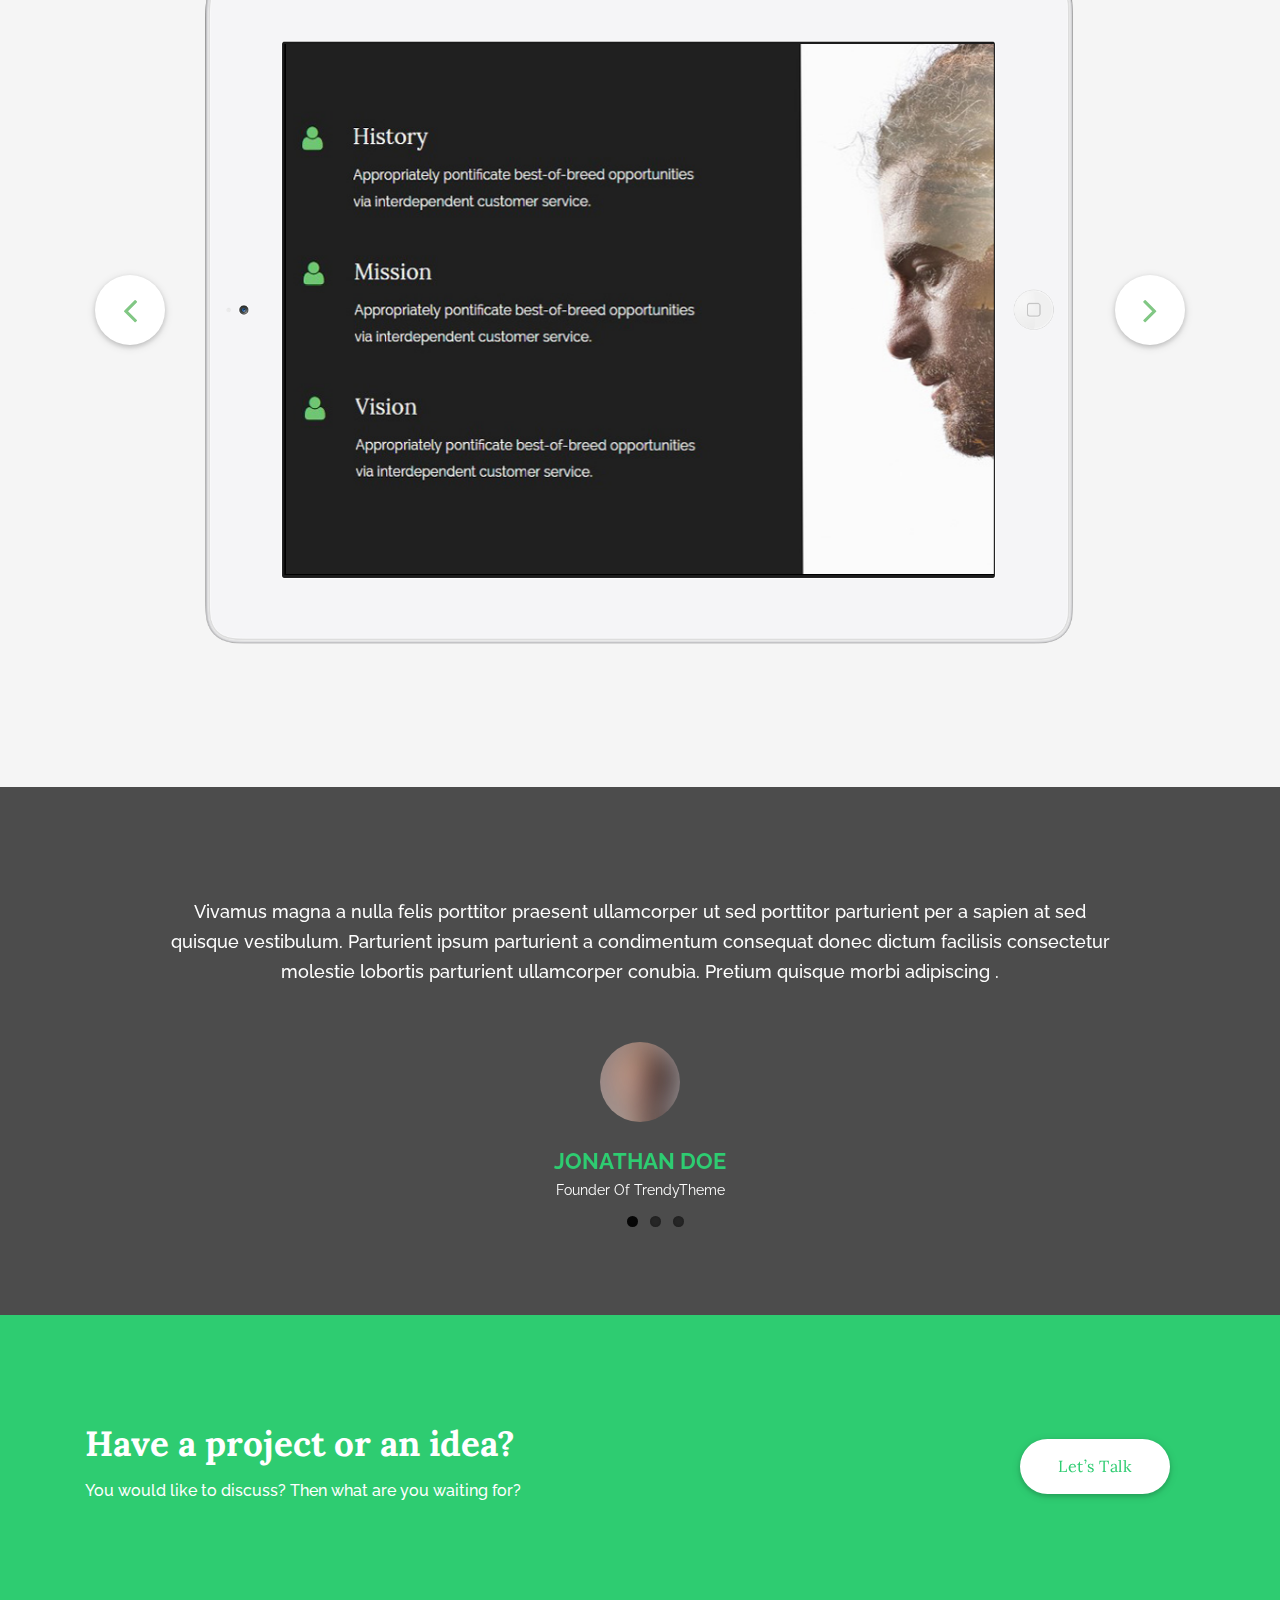
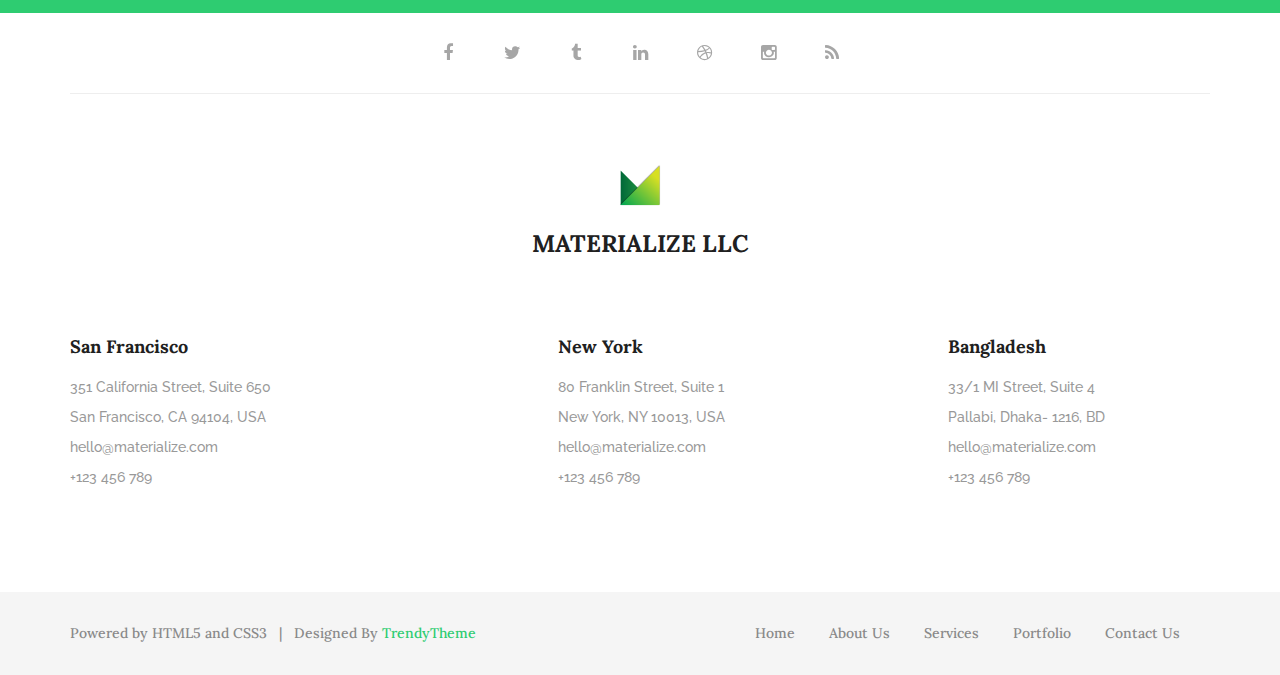
<file: agency-casestudy.html>
<!DOCTYPE html>
<html lang="en">
    <head>
        <meta charset="utf-8">
        <meta http-equiv="X-UA-Compatible" content="IE=edge">
        <meta name="viewport" content="width=device-width, initial-scale=1">
        <meta name="description" content="materialize is a responsive creative agency template">
        <meta name="keywords" content="material, corporate, business, parallax, creative, agency">
        <meta name="author" content="trendytheme.net">

        <title>materialize Digital Agency</title>

        <!--  favicon -->
        <link rel="shortcut icon" href="assets/img/ico/favicon.png">
        <!--  apple-touch-icon -->
        <link rel="apple-touch-icon-precomposed" sizes="144x144" href="assets/img/ico/apple-touch-icon-144-precomposed.png">
        <link rel="apple-touch-icon-precomposed" sizes="114x114" href="assets/img/ico/apple-touch-icon-114-precomposed.png">
        <link rel="apple-touch-icon-precomposed" sizes="72x72" href="assets/img/ico/apple-touch-icon-72-precomposed.png">
        <link rel="apple-touch-icon-precomposed" href="assets/img/ico/apple-touch-icon-57-precomposed.png">

        <link href='https://fonts.googleapis.com/css?family=Raleway:400,300,500,700,900' rel='stylesheet' type='text/css'>
        <!-- Material Icons CSS -->
        <link href="assets/fonts/iconfont/material-icons.css" rel="stylesheet">
        <!-- FontAwesome CSS -->
        <link href="assets/fonts/font-awesome/css/font-awesome.min.css" rel="stylesheet">
        <!-- magnific-popup -->
        <link href="assets/magnific-popup/magnific-popup.css" rel="stylesheet">
        <!-- owl.carousel -->
        <link href="assets/owl.carousel/assets/owl.carousel.css" rel="stylesheet">
        <link href="assets/owl.carousel/assets/owl.theme.default.min.css" rel="stylesheet">
        <!-- flexslider -->
        <link href="assets/flexSlider/flexslider.css" rel="stylesheet">
        <!-- materialize -->
        <link href="assets/materialize/css/materialize.min.css" rel="stylesheet">
        <!-- Bootstrap -->
        <link href="assets/bootstrap/css/bootstrap.min.css" rel="stylesheet">
        <!-- shortcodes -->
        <link href="assets/css/shortcodes/shortcodes.css" rel="stylesheet">
        <!-- Main Style CSS -->
        <link href="style.css" rel="stylesheet">
        <!-- Agency CSS -->
        <link href="assets/css/skins/agency.css" rel="stylesheet">

        <!-- HTML5 shim and Respond.js for IE8 support of HTML5 elements and media queries -->
        <!-- WARNING: Respond.js doesn't work if you view the page via file:// -->
        <!--[if lt IE 9]>
          <script src="https://oss.maxcdn.com/html5shiv/3.7.2/html5shiv.min.js"></script>
          <script src="https://oss.maxcdn.com/respond/1.4.2/respond.min.js"></script>
        <![endif]-->
    </head>

    <body>

        <header>
          <a class="tt-logo" href="index.html"><img src="assets/img/agency/logo.png" alt="Logo"></a>

          <div class="nav-wrapper" id="toggle">
            <span class="top"></span>
            <span class="middle"></span>
            <span class="bottom"></span>
          </div>

          <div class="nav-overlay" id="overlay">
            <nav class="overlay-menu">
              <ul>
                <li><a href="agency-index.html">Home</a></li>
                <li><a href="agency-about-us.html">About</a></li>
                <li><a href="agency-service.html">Service</a></li>
                <li><a href="agency-projects.html">Projects</a></li>
                <li><a href="agency-carreer.html">Join In</a></li>
                <li><a href="agency-apply-form.html">Apply Now</a></li>
                <li><a href="agency-contact.html">Contact</a></li>
              </ul>
            </nav>
          </div>
        </header>

        <section class="agency-banner-4 bg-fixed parallax-bg overlay light-9 padding-top-160 padding-bottom-50" data-stellar-background-ratio="0.5">
          <div class="container">
            <div class="row">
              <div class="col-md-6">
                <h1 class="text-bold">Wevato</h1>
                <p>We design and develop software for funded startups, established companies, and partner with agencies big and small. Here are just some examples of our work.</p>

                <p>We were responsible for developing the technical foundation, all back-end services, localisation, among many other features. The actual AW15 campaign is executed by our friends at Lifelike.</p>

              </div>
              <div class="col-md-6">
                <img src="assets/img/agency/ipad.png" alt="" class="img-responsive">
              </div>
            </div>
          </div>
        </section>


        <section class="padding-top-110 padding-bottom-70">
          <div class="container">
            <div class="row mb-80">
              <div class="col-md-5">
                <h2 class="text-bold font-35">Here is the summary</h2>
              </div>
              <div class="col-md-7">
                <p>Progressively simplify just in time channels rather than enterprise services. Monotonectally leverage other's user-centric action items rather than an expanded array of deliverables. Professionally engineer team driven results and adaptive resources. Quickly benchmark high-quality e-business after superior ROI. Proactively facilitate progressive users rather than ethical infrastructures.</p>
              </div>
            </div>

            <div class="row">
              <div class="col-md-5">
                <h2 class="text-bold font-35">What We Did?</h2>
              </div>

              <div class="col-md-7">
                <p class="mb-50">Quickly benchmark high-quality e-business after superior ROI. Proactively facilitate progressive users rather than ethical infrastructures.</p>

                <div class="row casestudy-process">
                    <div class="col-md-6">
                        <h3 class="font-25 mb-20">Research</h3>
                        <p class="mb-40">Energistically reinvent sustainable portals whereas principle centered initiatives. </p>
                    </div>
                    <div class="col-md-6">
                        <h3 class="font-25 mb-20">Build Strategy</h3>
                        <p class="mb-40">Energistically reinvent sustainable portals whereas principle centered initiatives. </p>
                    </div>
                    <div class="col-md-6">
                        <h3 class="font-25 mb-20">User exprerinece design</h3>
                        <p>Energistically reinvent sustainable portals whereas principle centered initiatives. </p>
                    </div>
                    <div class="col-md-6">
                        <h3 class="font-25 mb-20">Designig Intrerface</h3>
                        <p>Energistically reinvent sustainable portals whereas principle centered initiatives. </p>
                    </div>
                </div>
              </div>
            </div>
          </div>
        </section>


        <section class="agency-banner-5 bg-fixed parallax-bg overlay dark-5 half-height valign-wrapper" data-stellar-background-ratio="0.5">
            <div class="valign-cell">
              <div class="container">
                <div class="text-center">
                      <div class="video-trigger">Click Out <a  class="popup-video" href="https://www.youtube.com/watch?v=A1CoJKju-YI"><i class="material-icons">&#xE038;</i></a>the video</div>
                </div>
              </div>
            </div>
        </section>


        <section class="section-padding">
          <div class="container">
              <div class="row equal-height-row">
                    <div class="col-md-6">
                        <div class="valign-wrapper">
                          <div class="valign-cell equal-height-column">
                              <h2 class="font-35 text-bold mb-30">The core product</h2>
                              <p>Progressively simplify just in time channels rather than enterprise services. Monotonectally leverage other's user-centric action items rather than an expanded array of deliverables. Professionally engineer team driven results and adaptive resources. Quickly benchmark high-quality e-business after superior ROI. Proactively facilitate progressive users rather than ethical infrastructures.</p>

                              <a href="#" class="btn btn-lg text-capitalize text-bold mb-20 waves-effect waves-light">Visit Website</a>
                          </div>
                        </div>
                    </div>
                    <div class="col-md-6">
                        <div class="equal-height-column">
                          <img src="assets/img/agency/iphone.jpg" alt="" class="img-responsive">
                        </div>
                    </div>
              </div>

          </div>
        </section>


        <section class="section-padding gray-bg">
          <div class="container">

                <div class="text-center mb-50">
                    <h2 class="section-title">Here is some screen</h2>
                    <p class="section-sub">Quisque non erat mi. Etiam congue et augue sed tempus. Aenean sed ipsum luctus, scelerisque ipsum nec, iaculis justo. Sed at vestibulum purus, sit amet viverra diam nulla ac nisi rhoncus.</p>
                </div>
              <div class="col-md-10 col-md-offset-1 screenshot-carousel-wrapper">

                <div class="device-mockup" data-device="ipad" data-color="white" data-orientation="landscape">
                  <div class="device">
                    <div class="screen">

                      <!-- START BOOTSTRAP CAROUSEL -->
                      <div id="screenshot-carousel" class="carousel slide screenshot-carousel" data-ride="carousel">

                        <!-- Wrapper for slides -->
                        <div class="carousel-inner" role="listbox">

                          <div class="item active">
                            <img src="assets/img/agency/screenshot-1.jpg" alt="" title="" />
                          </div>

                          <div class="item">
                            <img src="assets/img/agency/screenshot-2.jpg" alt="" title="" />
                          </div>

                          <div class="item">
                            <img src="assets/img/agency/screenshot-3.jpg" alt="" title="" />
                          </div>

                        </div>

                      </div>
                      <!-- END BOOTSTRAP CAROUSEL -->

                    </div><!-- /.screen -->
                  </div><!-- /.device -->
                </div><!-- /.device-mockup -->

                <!-- Controls -->
                <a class="left carousel-control waves-effect waves-light" href="#screenshot-carousel" role="button" data-slide="prev">
                  <span class="fa fa-angle-left" aria-hidden="true"></span>
                  <span class="sr-only">Previous</span>
                </a>
                <a class="right carousel-control waves-effect waves-light" href="#screenshot-carousel" role="button" data-slide="next">
                  <span class="fa fa-angle-right" aria-hidden="true"></span>
                  <span class="sr-only">Next</span>
                </a>

              </div>

          </div>
        </section>


        <section class="section-padding agency-banner-6 bg-fixed parallax-bg overlay dark-7" data-stellar-background-ratio="0.5">
          <div class="container">
              <div class="row">
                <div class="col-md-10 col-md-offset-1">

                  <div class="parallax-carousel text-center">
                    <ul class="slides">
                      <li>
                        <div class="content white-text">
                            <p>Vivamus magna a nulla felis porttitor praesent ullamcorper ut sed porttitor parturient per a sapien at sed quisque vestibulum. Parturient ipsum parturient a condimentum consequat donec dictum facilisis consectetur molestie lobortis parturient ullamcorper conubia. Pretium quisque morbi adipiscing .</p>

                            <div class="testimonial-meta">
                                <div class="client-thumb">
                                  <img src="assets/img/agency/client-logo/client-thumb-2.jpg" alt="Customer Thumb">
                                </div><!-- /.client-thumb -->

                                <div class="client-info brand-color">
                                  Jonathan Doe
                                  <span>Founder of TrendyTheme</span>
                                </div><!-- /.client-info -->
                            </div><!-- /.testimonial-meta -->
                        </div><!-- /.content -->
                      </li>

                      <li>
                        <div class="content white-text">
                            <p>Vivamus magna a nulla felis porttitor praesent ullamcorper ut sed porttitor parturient per a sapien at sed quisque vestibulum. Parturient ipsum parturient a condimentum consequat donec dictum facilisis consectetur molestie lobortis parturient ullamcorper conubia. Pretium quisque morbi adipiscing .</p>

                            <div class="testimonial-meta">
                                <div class="client-thumb">
                                  <img src="assets/img/agency/client-logo/client-thumb-3.jpg" alt="Customer Thumb">
                                </div><!-- /.client-thumb -->

                                <div class="client-info brand-color">
                                  Jonathan Doe
                                  <span>Founder of TrendyTheme</span>
                                </div><!-- /.client-info -->
                            </div><!-- /.testimonial-meta -->
                        </div><!-- /.content -->
                      </li>

                      <li>
                        <div class="content white-text">
                            <p>Vivamus magna a nulla felis porttitor praesent ullamcorper ut sed porttitor parturient per a sapien at sed quisque vestibulum. Parturient ipsum parturient a condimentum consequat donec dictum facilisis consectetur molestie lobortis parturient ullamcorper conubia. Pretium quisque morbi adipiscing .</p>

                            <div class="testimonial-meta">
                                <div class="client-thumb">
                                  <img src="assets/img/agency/client-logo/client-thumb-4.jpg" alt="Customer Thumb">
                                </div><!-- /.client-thumb -->

                                <div class="client-info brand-color">
                                  Jonathan Doe
                                  <span>Founder of TrendyTheme</span>
                                </div><!-- /.client-info -->
                            </div><!-- /.testimonial-meta -->
                        </div><!-- /.content -->
                      </li>
                    </ul>
                  </div>

                </div>
              </div><!-- /.row -->

          </div><!-- /.container -->
        </section>


        <section class="promo-box brand-bg section-padding">
            <div class="container">
                <div class="col-md-12">
                    <div class="promo-info">
                        <h2 class="white-text text-bold font-35">Have a project or an idea?</h2>
                        <p class="white-text text-medium">You would like to discuss? Then what are you waiting for? </p>
                    </div>
                    <div class="promo-btn">
                        <a href="#." class="btn btn-lg white waves-effect waves-dark text-capitalize">Let’s Talk</a>
                    </div>
                </div>
            </div>
        </section>


        <!--footer 5 start -->
        <footer class="footer footer-five">
            <div class="primary-footer padding-bottom-100">
                <div class="container">

                  <ul class="social-link text-center tt-animate ltr mt-20">
                    <li><a href="#"><i class="fa fa-facebook"></i></a></li>
                    <li><a href="#"><i class="fa fa-twitter"></i></a></li>
                    <li><a href="#"><i class="fa fa-tumblr"></i></a></li>
                    <li><a href="#"><i class="fa fa-linkedin"></i></a></li>
                    <li><a href="#"><i class="fa fa-dribbble"></i></a></li>
                    <li><a href="#"><i class="fa fa-instagram"></i></a></li>
                    <li><a href="#"><i class="fa fa-rss"></i></a></li>
                  </ul>

                  <hr class="mt-10">

                  <div class="padding-top-70">
                    <div class="footer-logo text-center mb-80">
                      <a href="#">
                        <img src="assets/img/agency/logo.png" alt="">
                        <h2>materialize LLC</h2>
                      </a>
                    </div>

                    <div class="row">

                      <div class="col-md-4 col-sm-4 widget">
                        <h3>San Francisco</h3>
                        <address>
                          351 California Street, Suite 650 <br>
                          San Francisco, CA 94104, USA <br>
                          hello@materialize.com <br>
                          +123 456 789
                        </address>
                      </div><!-- /.col-md-4 -->

                      <div class="col-md-3 col-md-offset-1 col-sm-4 widget">
                        <h3>New York</h3>
                        <address>
                          80 Franklin Street, Suite 1 <br>
                          New York, NY 10013, USA <br>
                          hello@materialize.com <br>
                          +123 456 789
                        </address>
                      </div><!-- /.col-md-4 -->

                      <div class="col-md-3 col-md-offset-1 col-sm-4 widget">
                        <h3>Bangladesh</h3>
                        <address>
                          33/1 MI Street, Suite 4 <br>
                          Pallabi, Dhaka- 1216, BD <br>
                          hello@materialize.com <br>
                          +123 456 789
                        </address>
                      </div><!-- /.col-md-4 -->

                    </div><!-- /.row -->
                  </div>
                </div><!-- /.container -->
            </div><!-- /.primary-footer -->

            <div class="secondary-footer grey lighten-4">
                <div class="container">

                  <div class="row">
                    <div class="col-md-6">
                        <span class="copy-text">Powered by HTML5 and CSS3 &nbsp; | &nbsp;  Designed By <a href="#">TrendyTheme</a></span>
                    </div>
                    <div class="col-md-6">
                      <ul>
                        <li><a href="#">Home</a></li>
                        <li><a href="#">About us</a></li>
                        <li><a href="#">Services</a></li>
                        <li><a href="#">Portfolio</a></li>
                        <li><a href="#">Contact us</a></li>
                      </ul>
                    </div>
                  </div>

                </div><!-- /.container -->
            </div><!-- /.secondary-footer -->
        </footer>
        <!--footer 5 end-->


        <!-- Preloader -->
        <div id="preloader">
          <div class="preloader-position"> 
            <img src="assets/img/logo-colored.png" alt="logo" >
            <div class="progress">
              <div class="indeterminate"></div>
            </div>
          </div>
        </div>
        <!-- End Preloader -->


        <!-- jQuery -->
        <script src="assets/js/jquery-2.1.3.min.js"></script>
        <script src="assets/bootstrap/js/bootstrap.min.js"></script>
        <script src="assets/materialize/js/materialize.min.js"></script>
        <script src="assets/js/jquery.easing.min.js"></script>
        <script src="assets/js/menuzord.js"></script>
        <script src="assets/js/smoothscroll.min.js"></script>
        <script src="assets/js/imagesloaded.js"></script>
        <script src="assets/js/jquery.stellar.min.js"></script>
        <script src="assets/js/jquery.inview.min.js"></script>
        <script src="assets/owl.carousel/owl.carousel.min.js"></script>
        <script src="assets/flexSlider/jquery.flexslider-min.js"></script>
        <script src="assets/magnific-popup/jquery.magnific-popup.min.js"></script>
        <script src="assets/js/equalheight.js"></script>
        <script src="assets/js/ajaxchimp.js"></script>
        <script src="assets/js/ajaxchimp-config.js"></script>
        <script src="assets/js/scripts.js"></script>

        <script>
          $('#toggle').on('click', function() {
              $(this).toggleClass('active');
              $('#overlay').toggleClass('open');
          });
        </script>
    </body>
  
</html>
</file>
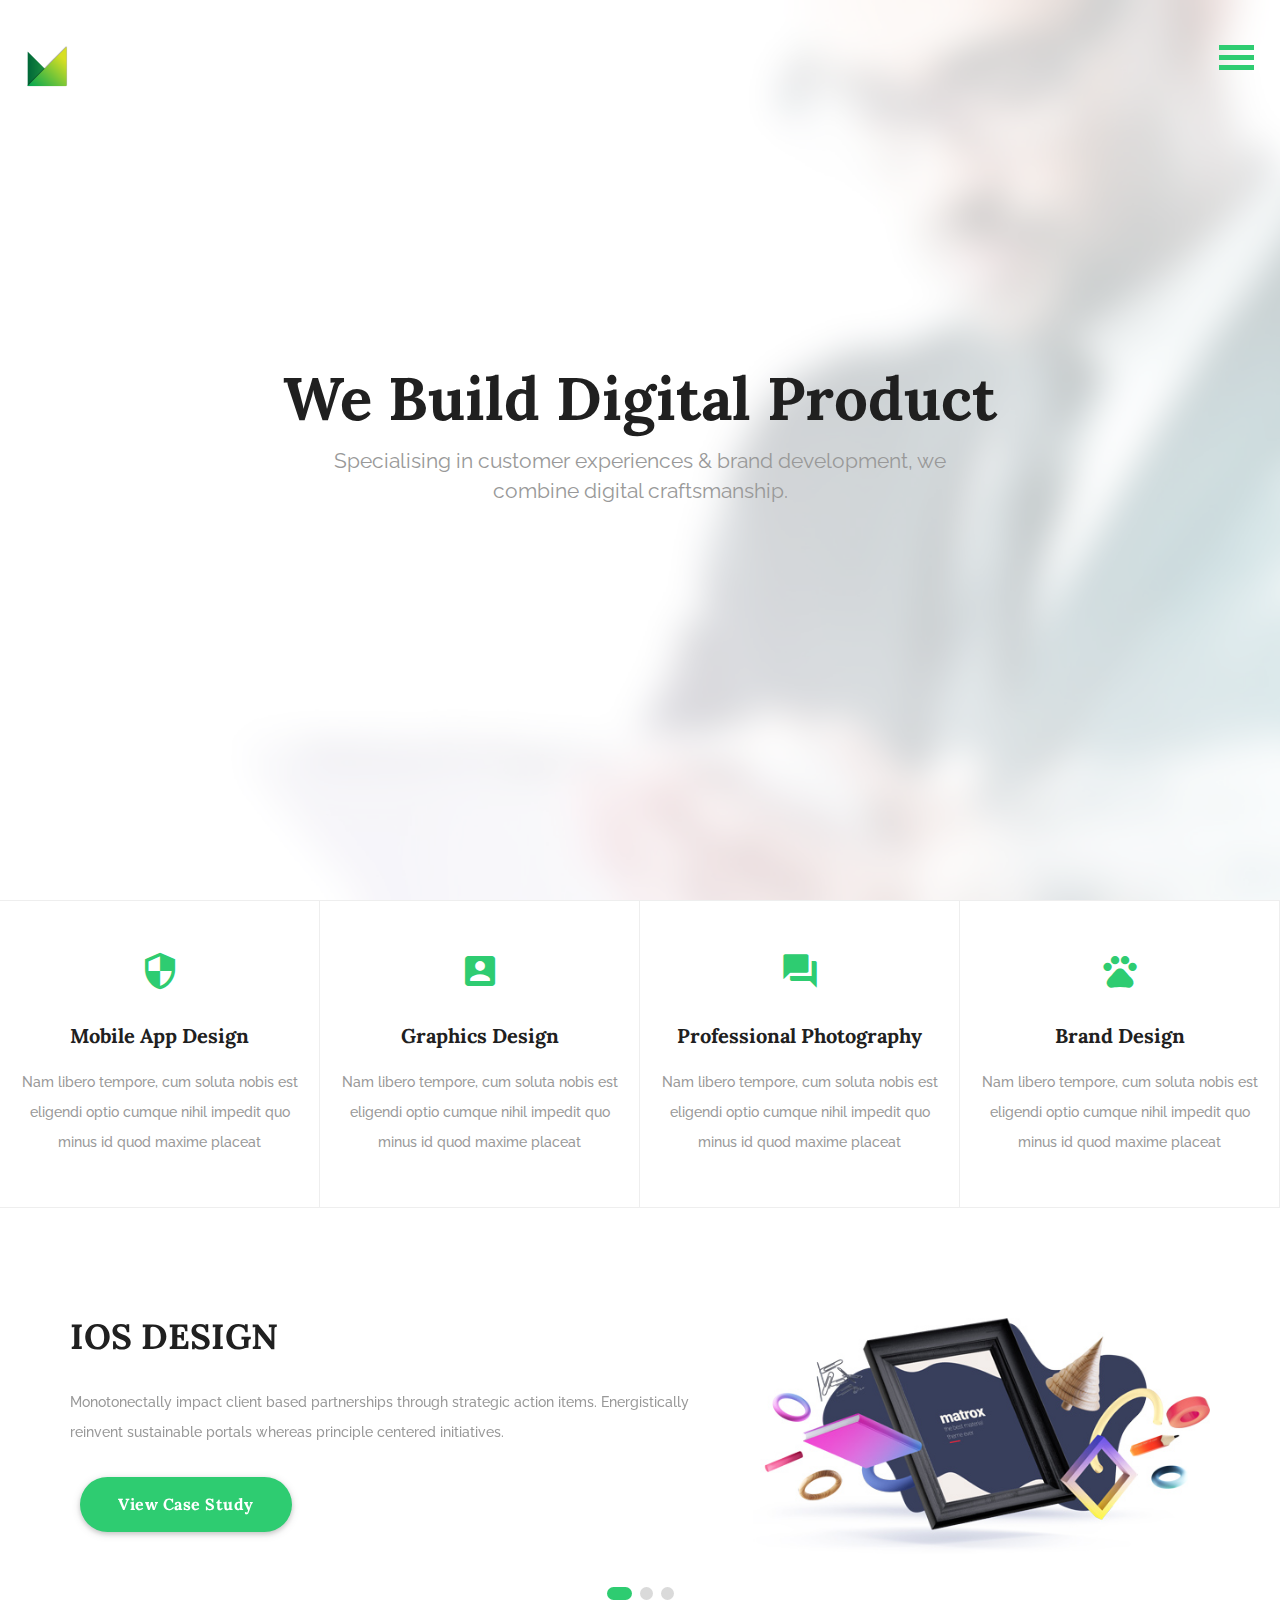
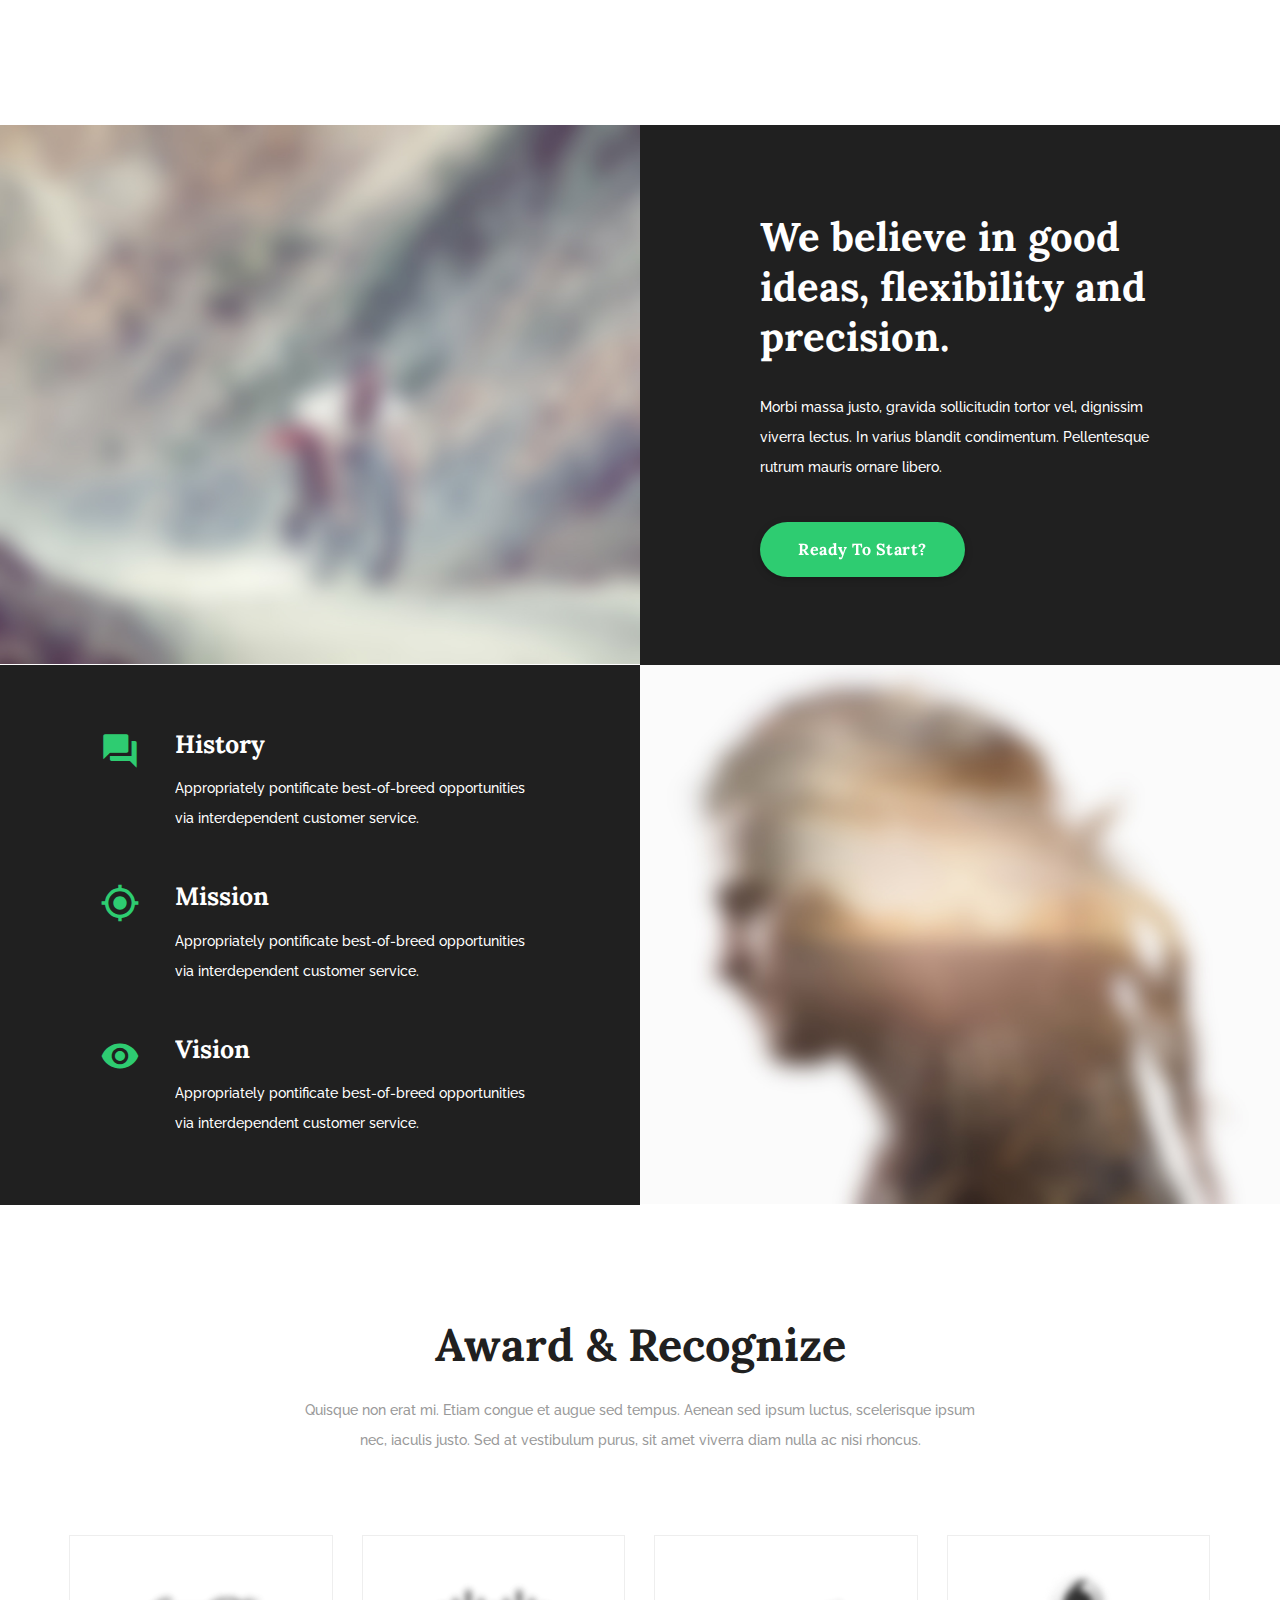
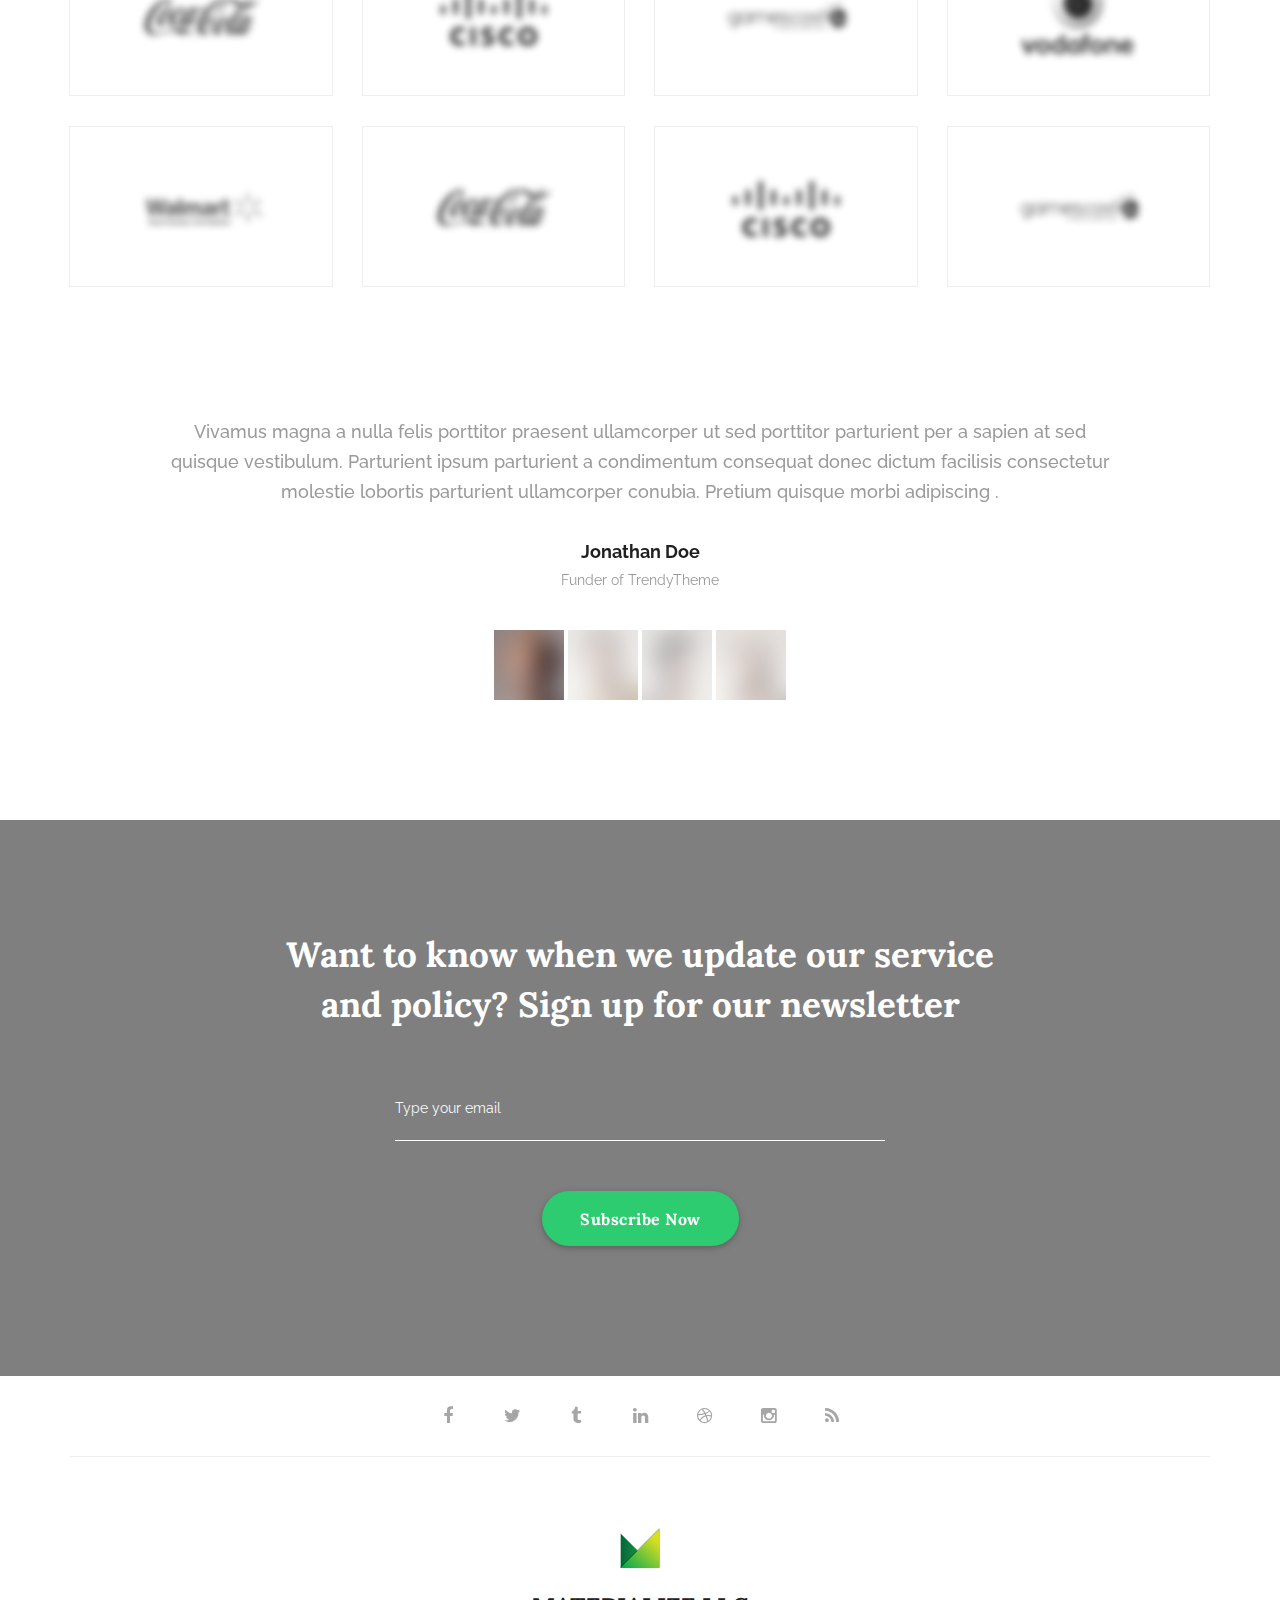
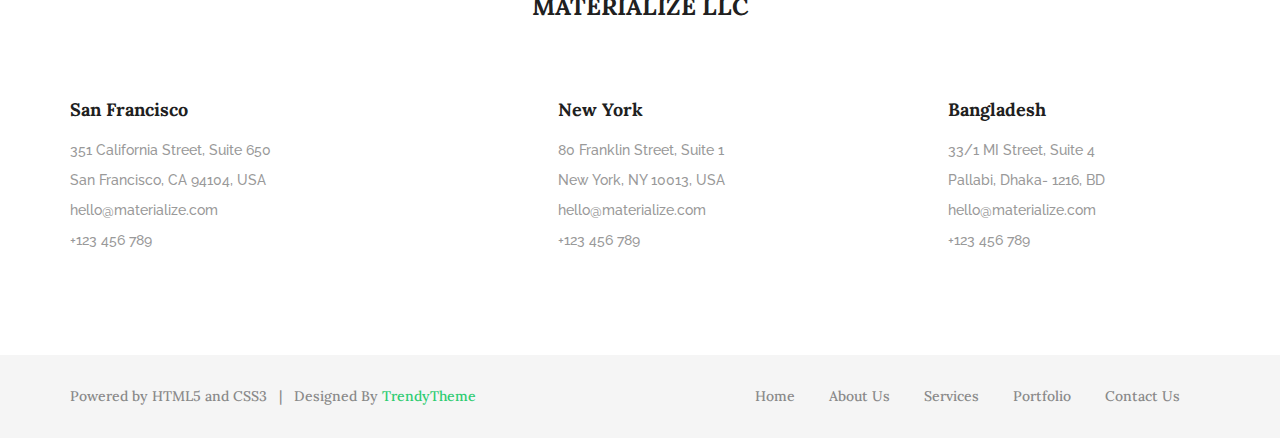
<file: agency-index.html>
<!DOCTYPE html>
<html lang="en">
    <head>
        <meta charset="utf-8">
        <meta http-equiv="X-UA-Compatible" content="IE=edge">
        <meta name="viewport" content="width=device-width, initial-scale=1">
        <meta name="description" content="materialize is a responsive creative agency template">
        <meta name="keywords" content="material, corporate, business, parallax, creative, agency">
        <meta name="author" content="trendytheme.net">

        <title>materialize Digital Agency</title>

        <!--  favicon -->
        <link rel="shortcut icon" href="assets/img/ico/favicon.png">
        <!--  apple-touch-icon -->
        <link rel="apple-touch-icon-precomposed" sizes="144x144" href="assets/img/ico/apple-touch-icon-144-precomposed.png">
        <link rel="apple-touch-icon-precomposed" sizes="114x114" href="assets/img/ico/apple-touch-icon-114-precomposed.png">
        <link rel="apple-touch-icon-precomposed" sizes="72x72" href="assets/img/ico/apple-touch-icon-72-precomposed.png">
        <link rel="apple-touch-icon-precomposed" href="assets/img/ico/apple-touch-icon-57-precomposed.png">

        <link href='https://fonts.googleapis.com/css?family=Raleway:400,300,500,700,900' rel='stylesheet' type='text/css'>
        <!-- Material Icons CSS -->
        <link href="assets/fonts/iconfont/material-icons.css" rel="stylesheet">
        <!-- FontAwesome CSS -->
        <link href="assets/fonts/font-awesome/css/font-awesome.min.css" rel="stylesheet">
        <!-- magnific-popup -->
        <link href="assets/magnific-popup/magnific-popup.css" rel="stylesheet">
        <!-- owl.carousel -->
        <link href="assets/owl.carousel/assets/owl.carousel.css" rel="stylesheet">
        <link href="assets/owl.carousel/assets/owl.theme.default.min.css" rel="stylesheet">
        <!-- flexslider -->
        <link href="assets/flexSlider/flexslider.css" rel="stylesheet">
        <!-- materialize -->
        <link href="assets/materialize/css/materialize.min.css" rel="stylesheet">
        <!-- Bootstrap -->
        <link href="assets/bootstrap/css/bootstrap.min.css" rel="stylesheet">
        <!-- shortcodes -->
        <link href="assets/css/shortcodes/shortcodes.css" rel="stylesheet">
        <!-- Main Style CSS -->
        <link href="style.css" rel="stylesheet">
        <!-- Agency CSS -->
        <link href="assets/css/skins/agency.css" rel="stylesheet">

        <!-- HTML5 shim and Respond.js for IE8 support of HTML5 elements and media queries -->
        <!-- WARNING: Respond.js doesn't work if you view the page via file:// -->
        <!--[if lt IE 9]>
          <script src="https://oss.maxcdn.com/html5shiv/3.7.2/html5shiv.min.js"></script>
          <script src="https://oss.maxcdn.com/respond/1.4.2/respond.min.js"></script>
        <![endif]-->
    </head>

    <body>

        <header>
          <a class="tt-logo" href="index.html"><img src="assets/img/agency/logo.png" alt="Logo"></a>

          <div class="nav-wrapper" id="toggle">
            <span class="top"></span>
            <span class="middle"></span>
            <span class="bottom"></span>
          </div>

          <div class="nav-overlay" id="overlay">
            <nav class="overlay-menu">
              <ul>
                <li><a href="agency-index.html">Home</a></li>
                <li><a href="agency-about-us.html">About</a></li>
                <li><a href="agency-service.html">Service</a></li>
                <li><a href="agency-projects.html">Projects</a></li>
                <li><a href="agency-carreer.html">Join In</a></li>
                <li><a href="agency-apply-form.html">Apply Now</a></li>
                <li><a href="agency-contact.html">Contact</a></li>
              </ul>
            </nav>
          </div>
        </header>


        <section class="agency-banner-1 bg-fixed parallax-bg overlay light-7 fullscreen-banner valign-wrapper" data-stellar-background-ratio="0.5">
            <div class="valign-cell">
              <div class="container">
                <div class="text-center">
                    <h1 class="intro-title text-capitalize">We Build digital product</h1>
                    <span class="sub-intro lead text-regular">Specialising in customer experiences &amp; brand development, we combine digital craftsmanship.</span>
                </div><!-- hs-content-inner -->
              </div><!-- /.container -->
            </div><!-- /.container -->
        </section>


        <section class="container-fluid">
          <div class="row no-gutter">
              <div class="col-md-3">
                  <div class="featured-item border-box hover brand-hover">
                      <div class="icon mb-30">
                          <i class="material-icons brand-icon">&#xE32A;</i>
                      </div>
                      <div class="desc">
                          <h2 class="text-bold">Mobile App Design</h2>
                          <p>Nam libero tempore, cum soluta nobis est eligendi optio cumque nihil impedit quo minus id quod maxime placeat</p>
                      </div>
                  </div><!-- /.featured-item -->
              </div><!-- /.col-md-3 -->

              <div class="col-md-3">
                  <div class="featured-item border-box hover brand-hover">
                      <div class="icon mb-30">
                          <i class="material-icons brand-icon">&#xE851;</i>
                      </div>
                      <div class="desc">
                          <h2 class="text-bold">Graphics Design</h2>
                          <p>Nam libero tempore, cum soluta nobis est eligendi optio cumque nihil impedit quo minus id quod maxime placeat</p>
                      </div>
                  </div><!-- /.featured-item -->
              </div><!-- /.col-md-3 -->

              <div class="col-md-3">
                  <div class="featured-item border-box hover brand-hover">
                      <div class="icon mb-30">
                          <i class="material-icons brand-icon">&#xE8AF;</i>
                      </div>
                      <div class="desc">
                          <h2 class="text-bold">Professional Photography</h2>
                          <p>Nam libero tempore, cum soluta nobis est eligendi optio cumque nihil impedit quo minus id quod maxime placeat</p>
                      </div>
                  </div><!-- /.featured-item -->
              </div><!-- /.col-md-3 -->

              <div class="col-md-3">
                  <div class="featured-item border-box hover brand-hover">
                      <div class="icon mb-30">
                          <i class="material-icons brand-icon">&#xE91D;</i>
                      </div>
                      <div class="desc">
                          <h2 class="text-bold">Brand Design</h2>
                          <p>Nam libero tempore, cum soluta nobis est eligendi optio cumque nihil impedit quo minus id quod maxime placeat</p>
                      </div>
                  </div><!-- /.featured-item -->
              </div><!-- /.col-md-3 -->
          </div><!-- /.row -->
        </section>


        <section class="section-padding">
          <div class="container">
              <div class="project-carousel">
                  <div class="carousel-item">
                    <div class="row">
                      <div class="col-md-7">
                        <h2 class="text-uppercase text-bold font-35 mb-30">ios design</h2>
                        <p class="mb-60">Monotonectally impact client based partnerships through strategic action items. Energistically reinvent sustainable portals whereas principle centered initiatives.</p>
                        <a href="#." class="btn btn-lg text-capitalize text-bold mb-30 ml-10 waves-effect waves-light">View Case study</a>
                      </div>
                      <div class="col-md-5">
                        <img class="img-responsive" src="assets/img/agency/1.jpg" alt="">
                      </div>
                    </div>
                  </div><!-- /.carousel-item -->

                  <div class="carousel-item">
                    <div class="row">
                      <div class="col-md-7">
                        <h2 class="text-uppercase text-bold font-35 mb-30">logo design</h2>
                        <p class="mb-60">Monotonectally impact client based partnerships through strategic action items. Energistically reinvent sustainable portals whereas principle centered initiatives.</p>
                        <a href="#." class="btn btn-lg text-capitalize text-bold mb-30 ml-10 waves-effect waves-light">View Case study</a>
                      </div>
                      <div class="col-md-5">
                        <img class="img-responsive" src="assets/img/agency/2.jpg" alt="">
                      </div>
                    </div>
                  </div><!-- /.carousel-item -->

                  <div class="carousel-item">
                    <div class="row">
                      <div class="col-md-7">
                        <h2 class="text-uppercase text-bold font-35 mb-30">Brand design</h2>
                        <p class="mb-60">Monotonectally impact client based partnerships through strategic action items. Energistically reinvent sustainable portals whereas principle centered initiatives.</p>
                        <a href="#." class="btn btn-lg text-capitalize text-bold mb-30 ml-10 waves-effect waves-light">View Case study</a>
                      </div>
                      <div class="col-md-5">
                        <img class="img-responsive" src="assets/img/agency/3.jpg" alt="">
                      </div>
                    </div>
                  </div><!-- /.carousel-item -->

              </div>
          </div><!-- /.container -->
        </section>


        <section class="container-fluid">
          <div class="believe-section">
            <!-- First procedure -->
            <div class="row no-gutter equal-height-row">

              <div class="col-md-6">
                <div class="equal-height-column">
                  <img src="assets/img/agency/believe.jpg" alt="">
                </div>
              </div>

              <div class="col-md-6">
                <div class="valign-wrapper">
                  <div class="valign-cell believe-wrapper dark-bg equal-height-column">
                    <h2 class="font-40 text-bold line-height-50 white-text mb-30">We believe in good ideas, flexibility and precision.</h2>
                    <p class=" white-text mb-40">Morbi massa justo, gravida sollicitudin tortor vel, dignissim viverra lectus. In varius blandit condimentum. Pellentesque rutrum mauris ornare libero.</p>
                    <a href="#." class="btn btn-lg text-capitalize text-bold waves-effect waves-light">Ready To Start?</a>
                  </div>
                </div>
              </div>

            </div>
          </div>

          <div class="mission-section">
            <!-- First procedure -->
            <div class="row no-gutter equal-height-row">

              <div class="col-md-6 col-md-push-6">
                <div class="equal-height-column ">
                  <img src="assets/img/agency/mission.jpg" alt="">
                </div>
              </div>

              <div class="col-md-6 col-md-pull-6">
                <div class="valign-wrapper">
                  <div class="valign-cell dark-bg mission-wrapper equal-height-column">

                      <div class="featured-item mb-50">
                          <div class="icon">
                              <i class="material-icons">&#xE0BF;</i>
                          </div>
                          <div class="desc">
                              <h2 class="white-text font-25 text-bold">History</h2>
                              <p class="white-text">Appropriately pontificate best-of-breed opportunities via interdependent customer service.</p>
                          </div>
                      </div>

                      <div class="featured-item mb-50">
                          <div class="icon">
                              <i class="material-icons">&#xE1B3;</i>
                          </div>
                          <div class="desc">
                              <h2 class="white-text font-25 text-bold">Mission</h2>
                              <p class="white-text">Appropriately pontificate best-of-breed opportunities via interdependent customer service.</p>
                          </div>
                      </div>

                      <div class="featured-item">
                          <div class="icon">
                              <i class="material-icons">&#xE8F4;</i>
                          </div>
                          <div class="desc">
                              <h2 class="white-text font-25 text-bold">Vision</h2>
                              <p class="white-text">Appropriately pontificate best-of-breed opportunities via interdependent customer service.</p>
                          </div>
                      </div>

                  </div>
                </div>
              </div>

            </div>
          </div>
        </section>


        <section class="section-padding">
          <div class="container">

                <div class="text-center mb-80">
                    <h2 class="section-title">Award &amp; Recognize</h2>
                    <p class="section-sub">Quisque non erat mi. Etiam congue et augue sed tempus. Aenean sed ipsum luctus, scelerisque ipsum nec, iaculis justo. Sed at vestibulum purus, sit amet viverra diam nulla ac nisi rhoncus.</p>
                </div>

              <div class="clients-grid grid-gutter mb-100">
                <div class="row">

                  <div class="col-md-3 col-sm-6">
                      <div class="border-box">
                          <a href="#">
                            <img src="assets/img/agency/client-logo/1.png" alt="clients">
                          </a>
                      </div><!-- /.border-box -->
                  </div><!-- /.col-md-3 -->

                  <div class="col-md-3 col-sm-6">
                      <div class="border-box">
                          <a href="#">
                            <img src="assets/img/agency/client-logo/2.png" alt="clients">
                          </a>
                      </div><!-- /.border-box -->
                  </div><!-- /.col-md-3 -->

                  <div class="col-md-3 col-sm-6">
                      <div class="border-box">
                          <a href="#">
                            <img src="assets/img/agency/client-logo/3.png" alt="clients">
                          </a>
                      </div><!-- /.border-box -->
                  </div><!-- /.col-md-3 -->

                  <div class="col-md-3 col-sm-6">
                      <div class="border-box">
                          <a href="#">
                            <img src="assets/img/agency/client-logo/4.png" alt="clients">
                          </a>
                      </div><!-- /.border-box -->
                  </div><!-- /.col-md-3 -->

                  <div class="col-md-3 col-sm-6">
                      <div class="border-box">
                          <a href="#">
                            <img src="assets/img/agency/client-logo/5.png" alt="clients">
                          </a>
                      </div><!-- /.border-box -->
                  </div><!-- /.col-md-3 -->

                  <div class="col-md-3 col-sm-6">
                      <div class="border-box">
                          <a href="#">
                            <img src="assets/img/agency/client-logo/1.png" alt="clients">
                          </a>
                      </div><!-- /.border-box -->
                  </div><!-- /.col-md-3 -->

                  <div class="col-md-3 col-sm-6">
                      <div class="border-box">
                          <a href="#">
                            <img src="assets/img/agency/client-logo/2.png" alt="clients">
                          </a>
                      </div><!-- /.border-box -->
                  </div><!-- /.col-md-3 -->

                  <div class="col-md-3 col-sm-6">
                      <div class="border-box">
                          <a href="#">
                            <img src="assets/img/agency/client-logo/3.png" alt="clients">
                          </a>
                      </div><!-- /.border-box -->
                  </div><!-- /.col-md-3 -->

                </div><!-- /.row -->
              </div><!-- /.clients-grid -->


              <div class="row">
                <div class="col-md-10 col-md-offset-1">

                  <div class="thumb-carousel square-thumb text-center">
                    <ul class="slides">
                      <li data-thumb="assets/img/agency/client-logo/client-thumb-2.jpg">
                        <div class="content">
                            <p>Vivamus magna a nulla felis porttitor praesent ullamcorper ut sed porttitor parturient per a sapien at sed quisque vestibulum. Parturient ipsum parturient a condimentum consequat donec dictum facilisis consectetur molestie lobortis parturient ullamcorper conubia. Pretium quisque morbi adipiscing .</p>

                            <div class="testimonial-meta">
                                Jonathan Doe
                                <span>Funder of TrendyTheme</span>
                            </div>
                        </div>
                      </li>
                      <li data-thumb="assets/img/agency/client-logo/client-thumb-3.jpg">
                        <div class="content">
                            <p>Vivamus magna a nulla felis porttitor praesent ullamcorper ut sed porttitor parturient per a sapien at sed quisque vestibulum. Parturient ipsum parturient a condimentum consequat donec dictum facilisis consectetur molestie lobortis parturient ullamcorper conubia. Pretium quisque morbi adipiscing .</p>

                            <div class="testimonial-meta">
                                Jonathan Doe
                                <span>Funder of TrendyTheme</span>
                            </div>
                        </div>
                      </li>
                      <li data-thumb="assets/img/agency/client-logo/client-thumb-4.jpg">
                        <div class="content">
                            <p>Vivamus magna a nulla felis porttitor praesent ullamcorper ut sed porttitor parturient per a sapien at sed quisque vestibulum. Parturient ipsum parturient a condimentum consequat donec dictum facilisis consectetur molestie lobortis parturient ullamcorper conubia. Pretium quisque morbi adipiscing .</p>

                            <div class="testimonial-meta">
                                Jonathan Doe
                                <span>Funder of TrendyTheme</span>
                            </div>
                        </div>
                      </li>
                      <li data-thumb="assets/img/agency/client-logo/client-thumb-5.jpg">
                        <div class="content">
                            <p>Vivamus magna a nulla felis porttitor praesent ullamcorper ut sed porttitor parturient per a sapien at sed quisque vestibulum. Parturient ipsum parturient a condimentum consequat donec dictum facilisis consectetur molestie lobortis parturient ullamcorper conubia. Pretium quisque morbi adipiscing .</p>

                            <div class="testimonial-meta">
                                Jonathan Doe
                                <span>Funder of TrendyTheme</span> 
                            </div>
                        </div>
                      </li>
                    </ul>
                  </div>

                </div>
              </div><!-- /.row -->

          </div>
        </section>


        <section class="section-padding agency-banner-2 bg-fixed parallax-bg overlay dark-5" data-stellar-background-ratio="0.5">
            <div class="container">
              <div class="row">
                <div class="col-md-8 col-md-offset-2">
                  <div class="subscribe-wrapper text-center">
                      <h2 class="white-text text-bold font-35 line-height-50">Want to know when we update our service and policy? Sign up for our newsletter </h2>

                      <div class="row">
                        <div class="col-md-8 col-md-offset-2">
                            <form class="subscribe-form mailchimp" method="post">

                                <div class="clearfix">
                                  <div class="input-field">
                                      <label class="sr-only" for="email">Email</label>
                                    <input id="subscribeEmail" type="email" name="subscribeEmail" class="validate" >
                                    <!-- to showing error message -->
                                    <label for="subscribeEmail" data-error="wrong" data-success="right">Type your email</label>
                                  </div>

                                  <button type="submit" class="btn btn-lg text-capitalize text-bold waves-effect waves-light">Subscribe Now</button>

                                </div>

                                <!-- to showing success messages -->
                                <p class="subscription-success"></p>
                            </form>
                        </div><!-- /.col-md-8 -->
                      </div><!-- /.row -->

                  </div><!-- /.subscribe-wrapper -->
                </div><!-- /.col-md-8 -->
              </div><!-- /.row -->
            </div><!-- /.container -->
        </section>


        <footer class="footer footer-five">
            <div class="primary-footer padding-bottom-100">
                <div class="container">

                  <ul class="social-link text-center tt-animate ltr mt-20">
                    <li><a href="#"><i class="fa fa-facebook"></i></a></li>
                    <li><a href="#"><i class="fa fa-twitter"></i></a></li>
                    <li><a href="#"><i class="fa fa-tumblr"></i></a></li>
                    <li><a href="#"><i class="fa fa-linkedin"></i></a></li>
                    <li><a href="#"><i class="fa fa-dribbble"></i></a></li>
                    <li><a href="#"><i class="fa fa-instagram"></i></a></li>
                    <li><a href="#"><i class="fa fa-rss"></i></a></li>
                  </ul>

                  <hr class="mt-10">

                  <div class="padding-top-70">
                    <div class="footer-logo text-center mb-80">
                      <a href="#">
                        <img src="assets/img/agency/logo.png" alt="">
                        <h2>materialize LLC</h2>
                      </a>
                    </div>

                    <div class="row">

                      <div class="col-md-4 col-sm-4 widget">
                        <h3>San Francisco</h3>
                        <address>
                          351 California Street, Suite 650 <br>
                          San Francisco, CA 94104, USA <br>
                          hello@materialize.com <br>
                          +123 456 789
                        </address>
                      </div><!-- /.col-md-4 -->

                      <div class="col-md-3 col-md-offset-1 col-sm-4 widget">
                        <h3>New York</h3>
                        <address>
                          80 Franklin Street, Suite 1 <br>
                          New York, NY 10013, USA <br>
                          hello@materialize.com <br>
                          +123 456 789
                        </address>
                      </div><!-- /.col-md-4 -->

                      <div class="col-md-3 col-md-offset-1 col-sm-4 widget">
                        <h3>Bangladesh</h3>
                        <address>
                          33/1 MI Street, Suite 4 <br>
                          Pallabi, Dhaka- 1216, BD <br>
                          hello@materialize.com <br>
                          +123 456 789
                        </address>
                      </div><!-- /.col-md-4 -->

                    </div><!-- /.row -->
                  </div>
                </div><!-- /.container -->
            </div><!-- /.primary-footer -->

            <div class="secondary-footer grey lighten-4">
                <div class="container">

                  <div class="row">
                    <div class="col-md-6">
                        <span class="copy-text">Powered by HTML5 and CSS3 &nbsp; | &nbsp;  Designed By <a href="#">TrendyTheme</a></span>
                    </div>
                    <div class="col-md-6">
                      <ul>
                        <li><a href="#">Home</a></li>
                        <li><a href="#">About us</a></li>
                        <li><a href="#">Services</a></li>
                        <li><a href="#">Portfolio</a></li>
                        <li><a href="#">Contact us</a></li>
                      </ul>
                    </div>
                  </div>

                </div><!-- /.container -->
            </div><!-- /.secondary-footer -->
        </footer>


        <!-- Preloader -->
        <div id="preloader">
          <div class="preloader-position"> 
            <img src="assets/img/agency/logo-colored.png" alt="logo" >
            <div class="progress">
              <div class="indeterminate"></div>
            </div>
          </div>
        </div>
        <!-- End Preloader -->


        <!-- jQuery -->
        <script src="assets/js/jquery-2.1.3.min.js"></script>
        <script src="assets/bootstrap/js/bootstrap.min.js"></script>
        <script src="assets/materialize/js/materialize.min.js"></script>
        <script src="assets/js/jquery.easing.min.js"></script>
        <script src="assets/js/menuzord.js"></script>
        <script src="assets/js/smoothscroll.min.js"></script>
        <script src="assets/js/imagesloaded.js"></script>
        <script src="assets/js/jquery.stellar.min.js"></script>
        <script src="assets/js/jquery.inview.min.js"></script>
        <script src="assets/owl.carousel/owl.carousel.min.js"></script>
        <script src="assets/flexSlider/jquery.flexslider-min.js"></script>
        <script src="assets/magnific-popup/jquery.magnific-popup.min.js"></script>
        <script src="assets/js/equalheight.js"></script>
        <script src="assets/js/ajaxchimp.js"></script>
        <script src="assets/js/ajaxchimp-config.js"></script>
        <script src="assets/js/scripts.js"></script>

        <script>
	        $('#toggle').on('click', function() {
	            $(this).toggleClass('active');
	            $('#overlay').toggleClass('open');
	        });
        </script>
    </body>
  
</html>
</file>
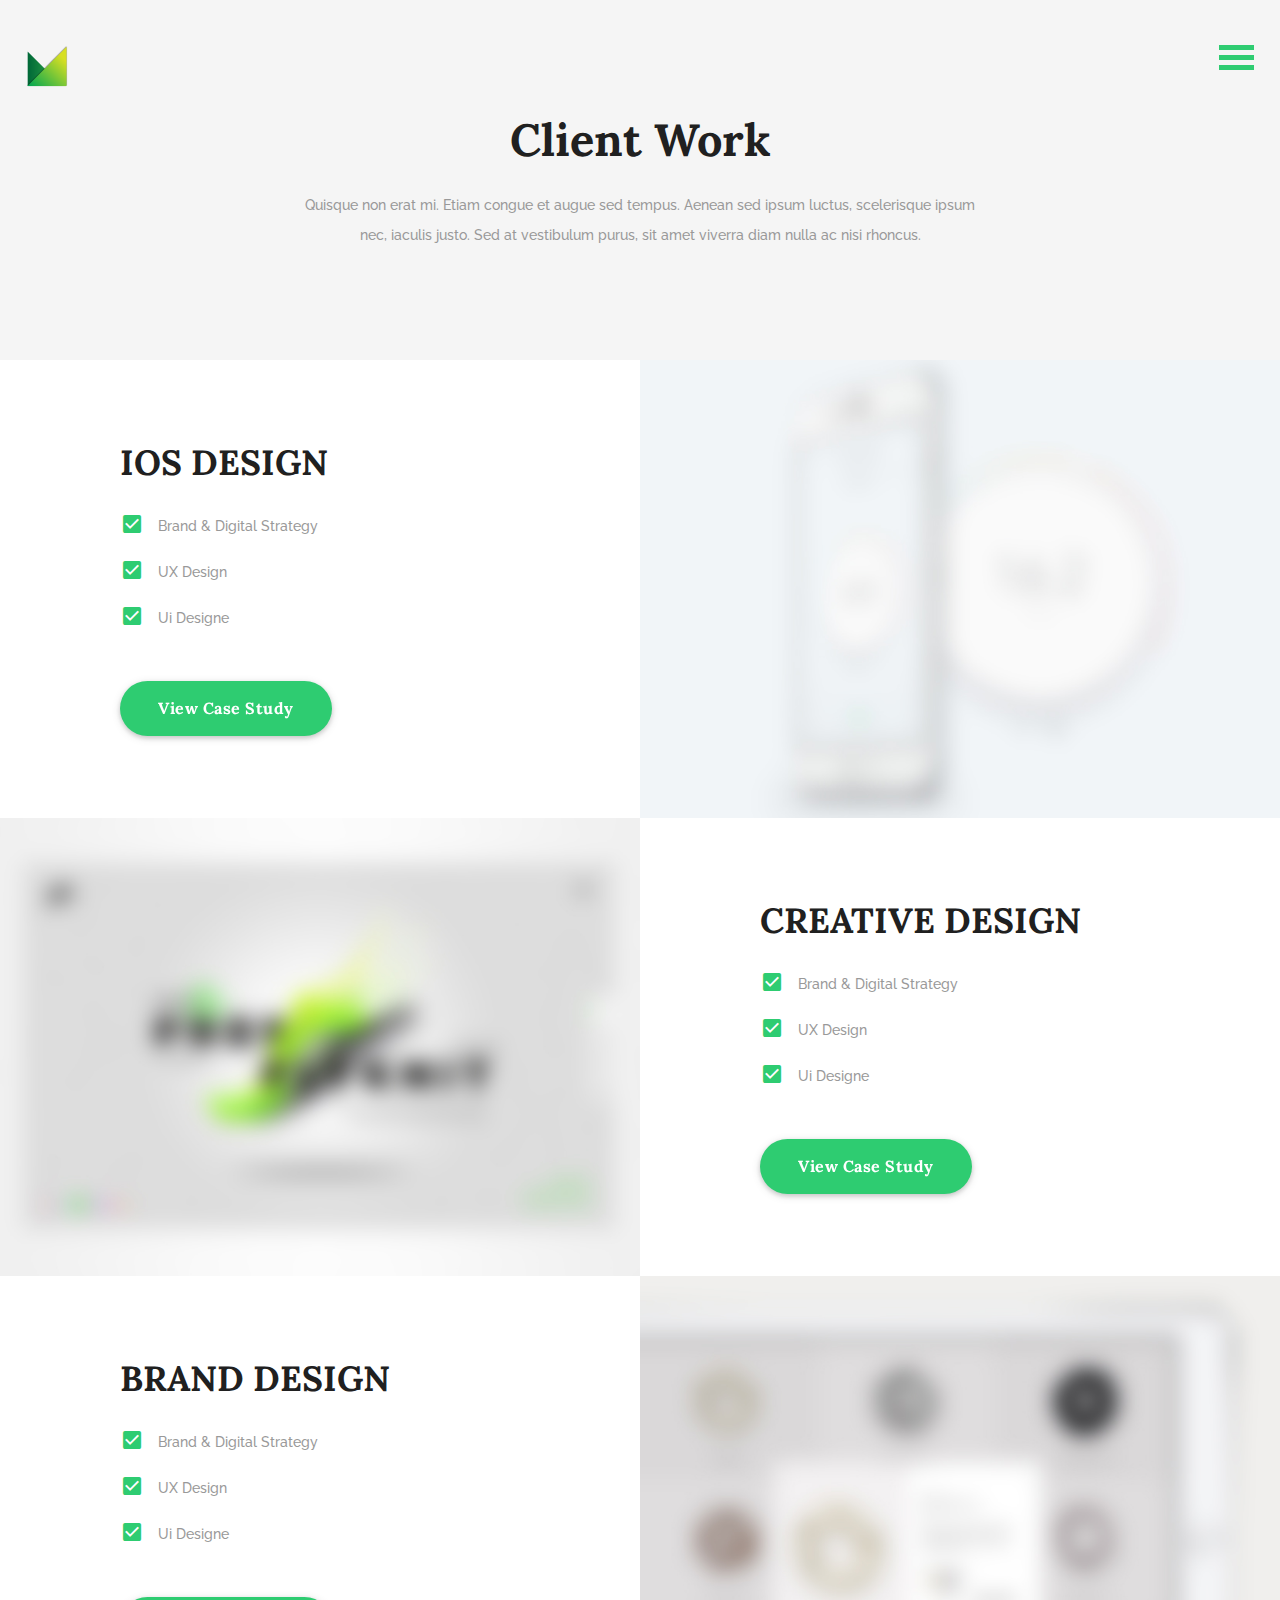
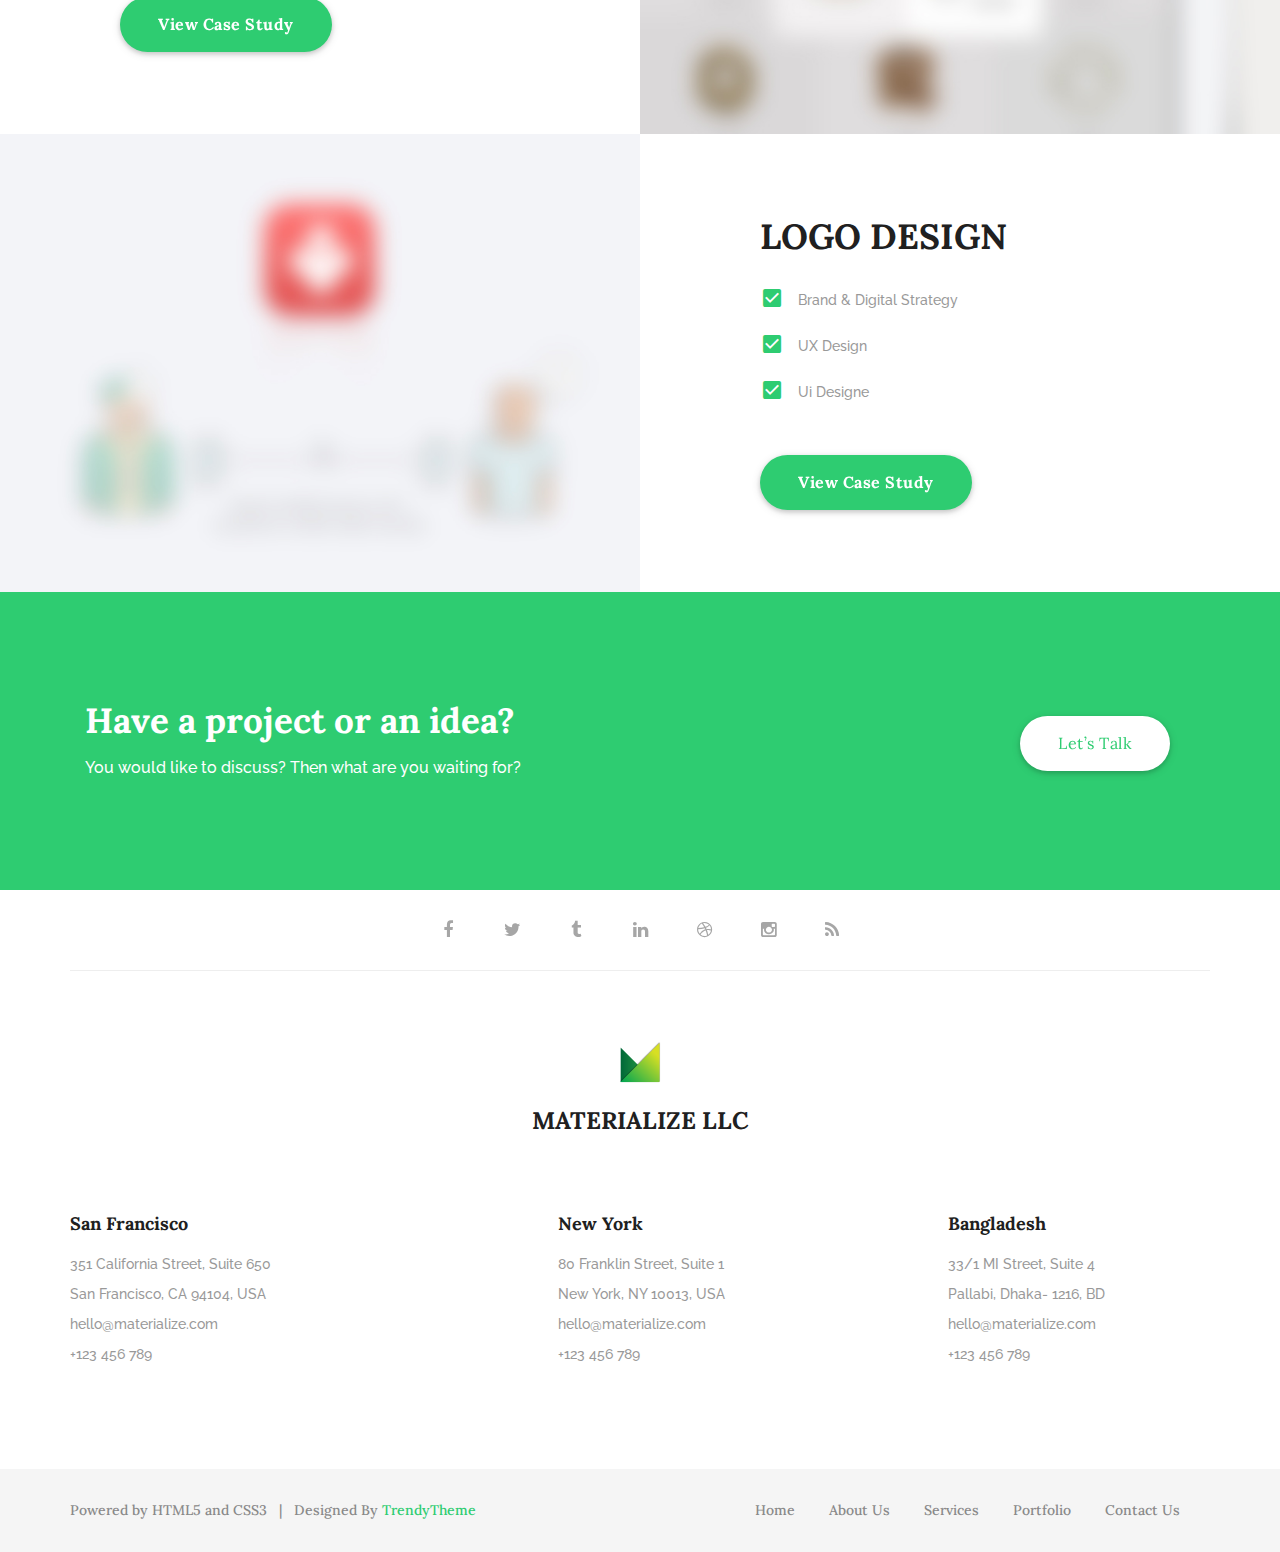
<file: agency-projects.html>
<!DOCTYPE html>
<html lang="en">
    <head>
        <meta charset="utf-8">
        <meta http-equiv="X-UA-Compatible" content="IE=edge">
        <meta name="viewport" content="width=device-width, initial-scale=1">
        <meta name="description" content="materialize is a responsive creative agency template">
        <meta name="keywords" content="material, corporate, business, parallax, creative, agency">
        <meta name="author" content="trendytheme.net">

        <title>materialize Digital Agency</title>

        <!--  favicon -->
        <link rel="shortcut icon" href="assets/img/ico/favicon.png">
        <!--  apple-touch-icon -->
        <link rel="apple-touch-icon-precomposed" sizes="144x144" href="assets/img/ico/apple-touch-icon-144-precomposed.png">
        <link rel="apple-touch-icon-precomposed" sizes="114x114" href="assets/img/ico/apple-touch-icon-114-precomposed.png">
        <link rel="apple-touch-icon-precomposed" sizes="72x72" href="assets/img/ico/apple-touch-icon-72-precomposed.png">
        <link rel="apple-touch-icon-precomposed" href="assets/img/ico/apple-touch-icon-57-precomposed.png">

        <link href='https://fonts.googleapis.com/css?family=Raleway:400,300,500,700,900' rel='stylesheet' type='text/css'>
        <!-- Material Icons CSS -->
        <link href="assets/fonts/iconfont/material-icons.css" rel="stylesheet">
        <!-- FontAwesome CSS -->
        <link href="assets/fonts/font-awesome/css/font-awesome.min.css" rel="stylesheet">
        <!-- magnific-popup -->
        <link href="assets/magnific-popup/magnific-popup.css" rel="stylesheet">
        <!-- owl.carousel -->
        <link href="assets/owl.carousel/assets/owl.carousel.css" rel="stylesheet">
        <link href="assets/owl.carousel/assets/owl.theme.default.min.css" rel="stylesheet">
        <!-- flexslider -->
        <link href="assets/flexSlider/flexslider.css" rel="stylesheet">
        <!-- materialize -->
        <link href="assets/materialize/css/materialize.min.css" rel="stylesheet">
        <!-- Bootstrap -->
        <link href="assets/bootstrap/css/bootstrap.min.css" rel="stylesheet">
        <!-- shortcodes -->
        <link href="assets/css/shortcodes/shortcodes.css" rel="stylesheet">
        <!-- Main Style CSS -->
        <link href="style.css" rel="stylesheet">
        <!-- Agency CSS -->
        <link href="assets/css/skins/agency.css" rel="stylesheet">

        <!-- HTML5 shim and Respond.js for IE8 support of HTML5 elements and media queries -->
        <!-- WARNING: Respond.js doesn't work if you view the page via file:// -->
        <!--[if lt IE 9]>
          <script src="https://oss.maxcdn.com/html5shiv/3.7.2/html5shiv.min.js"></script>
          <script src="https://oss.maxcdn.com/respond/1.4.2/respond.min.js"></script>
        <![endif]-->
    </head>

    <body>

        <header>
          <a class="tt-logo" href="index.html"><img src="assets/img/agency/logo.png" alt="Logo"></a>

          <div class="nav-wrapper" id="toggle">
            <span class="top"></span>
            <span class="middle"></span>
            <span class="bottom"></span>
          </div>

          <div class="nav-overlay" id="overlay">
            <nav class="overlay-menu">
              <ul>
                <li><a href="agency-index.html">Home</a></li>
                <li><a href="agency-about-us.html">About</a></li>
                <li><a href="agency-service.html">Service</a></li>
                <li><a href="agency-projects.html">Projects</a></li>
                <li><a href="agency-carreer.html">Join In</a></li>
                <li><a href="agency-apply-form.html">Apply Now</a></li>
                <li><a href="agency-contact.html">Contact</a></li>
              </ul>
            </nav>
          </div>
        </header>

        <section class="section-padding gray-bg">
          <div class="container">
            <div class="text-center">
                <h2 class="section-title">Client Work</h2>
                <p class="section-sub">Quisque non erat mi. Etiam congue et augue sed tempus. Aenean sed ipsum luctus, scelerisque ipsum nec, iaculis justo. Sed at vestibulum purus, sit amet viverra diam nulla ac nisi rhoncus.</p>
            </div>
          </div>
        </section>


        <section class="portfolio-section">
          <div class="container-fluid">
            <!-- First Portfolio -->
            <div class="row no-gutter equal-height-row">

              <div class="col-md-6">
                <div class="valign-wrapper">
                  <div class="valign-cell portfolio-wrapper equal-height-column">
                    <h2 class="text-bold text-uppercase font-35 line-height-40 mb-20">ios design</h2>
                    <ul>
                      <li><i class="material-icons brand-color mr-10">&#xE834;</i> Brand &amp; Digital Strategy</li>
                      <li><i class="material-icons brand-color mr-10">&#xE834;</i> UX Design</li>
                      <li><i class="material-icons brand-color mr-10">&#xE834;</i> Ui Designe</li>
                    </ul>

                    <a href="agency-casestudy.html" class="btn btn-lg text-capitalize text-bold mt-30 waves-effect waves-light">View Case study</a>
                  </div>
                </div><!-- /.valign-wrapper -->
              </div><!-- /.col-md-6 -->

              <div class="col-md-6">
                <div class="equal-height-column">
                  <img class="img-responsive" src="assets/img/agency/portfolio/portfolio-1.jpg" alt="">
                </div>
              </div><!-- /.col-md-6 -->
            </div><!-- /.row -->

            <!-- Second Portfolio -->
            <div class="row no-gutter equal-height-row">

              <div class="col-md-6 col-md-push-6">
                <div class="valign-wrapper">
                  <div class="valign-cell portfolio-wrapper equal-height-column">
                    <h2 class="text-bold text-uppercase font-35 line-height-40 mb-20">Creative design</h2>
                    <ul>
                      <li><i class="material-icons brand-color mr-10">&#xE834;</i> Brand &amp; Digital Strategy</li>
                      <li><i class="material-icons brand-color mr-10">&#xE834;</i> UX Design</li>
                      <li><i class="material-icons brand-color mr-10">&#xE834;</i> Ui Designe</li>
                    </ul>

                    <a href="agency-casestudy.html" class="btn btn-lg text-capitalize text-bold mt-30 waves-effect waves-light">View Case study</a>
                  </div>
                </div><!-- /.valign-wrapper -->
              </div><!-- /.col-md-6 -->

              <div class="col-md-6 col-md-pull-6">
                <div class="equal-height-column">
                  <img class="img-responsive" src="assets/img/agency/portfolio/portfolio-2.jpg" alt="">
                </div>
              </div><!-- /.col-md-6 -->

            </div><!-- /.row -->

            <!-- Third Portfolio -->
            <div class="row no-gutter equal-height-row">

              <div class="col-md-6">
                <div class="valign-wrapper">
                  <div class="valign-cell portfolio-wrapper equal-height-column">
                    <h2 class="text-bold text-uppercase font-35 line-height-40 mb-20">Brand design</h2>
                    <ul>
                      <li><i class="material-icons brand-color mr-10">&#xE834;</i> Brand &amp; Digital Strategy</li>
                      <li><i class="material-icons brand-color mr-10">&#xE834;</i> UX Design</li>
                      <li><i class="material-icons brand-color mr-10">&#xE834;</i> Ui Designe</li>
                    </ul>

                    <a href="agency-casestudy.html" class="btn btn-lg text-capitalize text-bold mt-30 waves-effect waves-light">View Case study</a>
                  </div>
                </div><!-- /.valign-wrapper -->
              </div><!-- /.col-md-6 -->

              <div class="col-md-6">
                <div class="equal-height-column">
                  <img class="img-responsive" src="assets/img/agency/portfolio/portfolio-3.jpg" alt="">
                </div>
              </div><!-- /.col-md-6 -->
            </div><!-- /.row -->

            <!-- Fourth Portfolio -->
            <div class="row no-gutter equal-height-row">

              <div class="col-md-6 col-md-push-6">
                <div class="valign-wrapper">
                  <div class="valign-cell portfolio-wrapper equal-height-column">
                    <h2 class="text-bold text-uppercase font-35 line-height-40 mb-20">Logo design</h2>
                    <ul>
                      <li><i class="material-icons brand-color mr-10">&#xE834;</i> Brand &amp; Digital Strategy</li>
                      <li><i class="material-icons brand-color mr-10">&#xE834;</i> UX Design</li>
                      <li><i class="material-icons brand-color mr-10">&#xE834;</i> Ui Designe</li>
                    </ul>

                    <a href="agency-casestudy.html" class="btn btn-lg text-capitalize text-bold mt-30 waves-effect waves-light">View Case study</a>
                  </div>
                </div><!-- /.valign-wrapper -->
              </div><!-- /.col-md-6 -->

              <div class="col-md-6 col-md-pull-6">
                <div class="equal-height-column">
                  <img class="img-responsive" src="assets/img/agency/portfolio/portfolio-4.jpg" alt="">
                </div>
              </div><!-- /.col-md-6 -->

            </div><!-- /.row -->

          </div>
        </section>


        <section class="promo-box brand-bg section-padding">
            <div class="container">
                <div class="col-md-12">
                    <div class="promo-info">
                        <h2 class="white-text text-bold font-35">Have a project or an idea?</h2>
                        <p class="white-text text-medium">You would like to discuss? Then what are you waiting for? </p>
                    </div>
                    <div class="promo-btn">
                        <a href="#." class="btn btn-lg white waves-effect waves-dark text-capitalize">Let’s Talk</a>
                    </div>
                </div>
            </div>
        </section>


        <footer class="footer footer-five">
            <div class="primary-footer padding-bottom-100">
                <div class="container">

                  <ul class="social-link text-center tt-animate ltr mt-20">
                    <li><a href="#"><i class="fa fa-facebook"></i></a></li>
                    <li><a href="#"><i class="fa fa-twitter"></i></a></li>
                    <li><a href="#"><i class="fa fa-tumblr"></i></a></li>
                    <li><a href="#"><i class="fa fa-linkedin"></i></a></li>
                    <li><a href="#"><i class="fa fa-dribbble"></i></a></li>
                    <li><a href="#"><i class="fa fa-instagram"></i></a></li>
                    <li><a href="#"><i class="fa fa-rss"></i></a></li>
                  </ul>

                  <hr class="mt-10">

                  <div class="padding-top-70">
                    <div class="footer-logo text-center mb-80">
                      <a href="#">
                        <img src="assets/img/agency/logo.png" alt="">
                        <h2>materialize LLC</h2>
                      </a>
                    </div>

                    <div class="row">

                      <div class="col-md-4 col-sm-4 widget">
                        <h3>San Francisco</h3>
                        <address>
                          351 California Street, Suite 650 <br>
                          San Francisco, CA 94104, USA <br>
                          hello@materialize.com <br>
                          +123 456 789
                        </address>
                      </div><!-- /.col-md-4 -->

                      <div class="col-md-3 col-md-offset-1 col-sm-4 widget">
                        <h3>New York</h3>
                        <address>
                          80 Franklin Street, Suite 1 <br>
                          New York, NY 10013, USA <br>
                          hello@materialize.com <br>
                          +123 456 789
                        </address>
                      </div><!-- /.col-md-4 -->

                      <div class="col-md-3 col-md-offset-1 col-sm-4 widget">
                        <h3>Bangladesh</h3>
                        <address>
                          33/1 MI Street, Suite 4 <br>
                          Pallabi, Dhaka- 1216, BD <br>
                          hello@materialize.com <br>
                          +123 456 789
                        </address>
                      </div><!-- /.col-md-4 -->

                    </div><!-- /.row -->
                  </div>
                </div><!-- /.container -->
            </div><!-- /.primary-footer -->

            <div class="secondary-footer grey lighten-4">
                <div class="container">

                  <div class="row">
                    <div class="col-md-6">
                        <span class="copy-text">Powered by HTML5 and CSS3 &nbsp; | &nbsp;  Designed By <a href="#">TrendyTheme</a></span>
                    </div>
                    <div class="col-md-6">
                      <ul>
                        <li><a href="#">Home</a></li>
                        <li><a href="#">About us</a></li>
                        <li><a href="#">Services</a></li>
                        <li><a href="#">Portfolio</a></li>
                        <li><a href="#">Contact us</a></li>
                      </ul>
                    </div>
                  </div>

                </div><!-- /.container -->
            </div><!-- /.secondary-footer -->
        </footer>



        <!-- Preloader -->
        <div id="preloader">
          <div class="preloader-position"> 
            <img src="assets/img/logo-colored.png" alt="logo" >
            <div class="progress">
              <div class="indeterminate"></div>
            </div>
          </div>
        </div>
        <!-- End Preloader -->


        <!-- jQuery -->
        <script src="assets/js/jquery-2.1.3.min.js"></script>
        <script src="assets/bootstrap/js/bootstrap.min.js"></script>
        <script src="assets/materialize/js/materialize.min.js"></script>
        <script src="assets/js/jquery.easing.min.js"></script>
        <script src="assets/js/menuzord.js"></script>
        <script src="assets/js/smoothscroll.min.js"></script>
        <script src="assets/js/imagesloaded.js"></script>
        <script src="assets/js/jquery.stellar.min.js"></script>
        <script src="assets/js/jquery.inview.min.js"></script>
        <script src="assets/owl.carousel/owl.carousel.min.js"></script>
        <script src="assets/flexSlider/jquery.flexslider-min.js"></script>
        <script src="assets/magnific-popup/jquery.magnific-popup.min.js"></script>
        <script src="assets/js/equalheight.js"></script>
        <script src="assets/js/ajaxchimp.js"></script>
        <script src="assets/js/ajaxchimp-config.js"></script>
        <script src="assets/js/scripts.js"></script>

        <script>
          $('#toggle').on('click', function() {
              $(this).toggleClass('active');
              $('#overlay').toggleClass('open');
          });
        </script>
    </body>
  
</html>
</file>
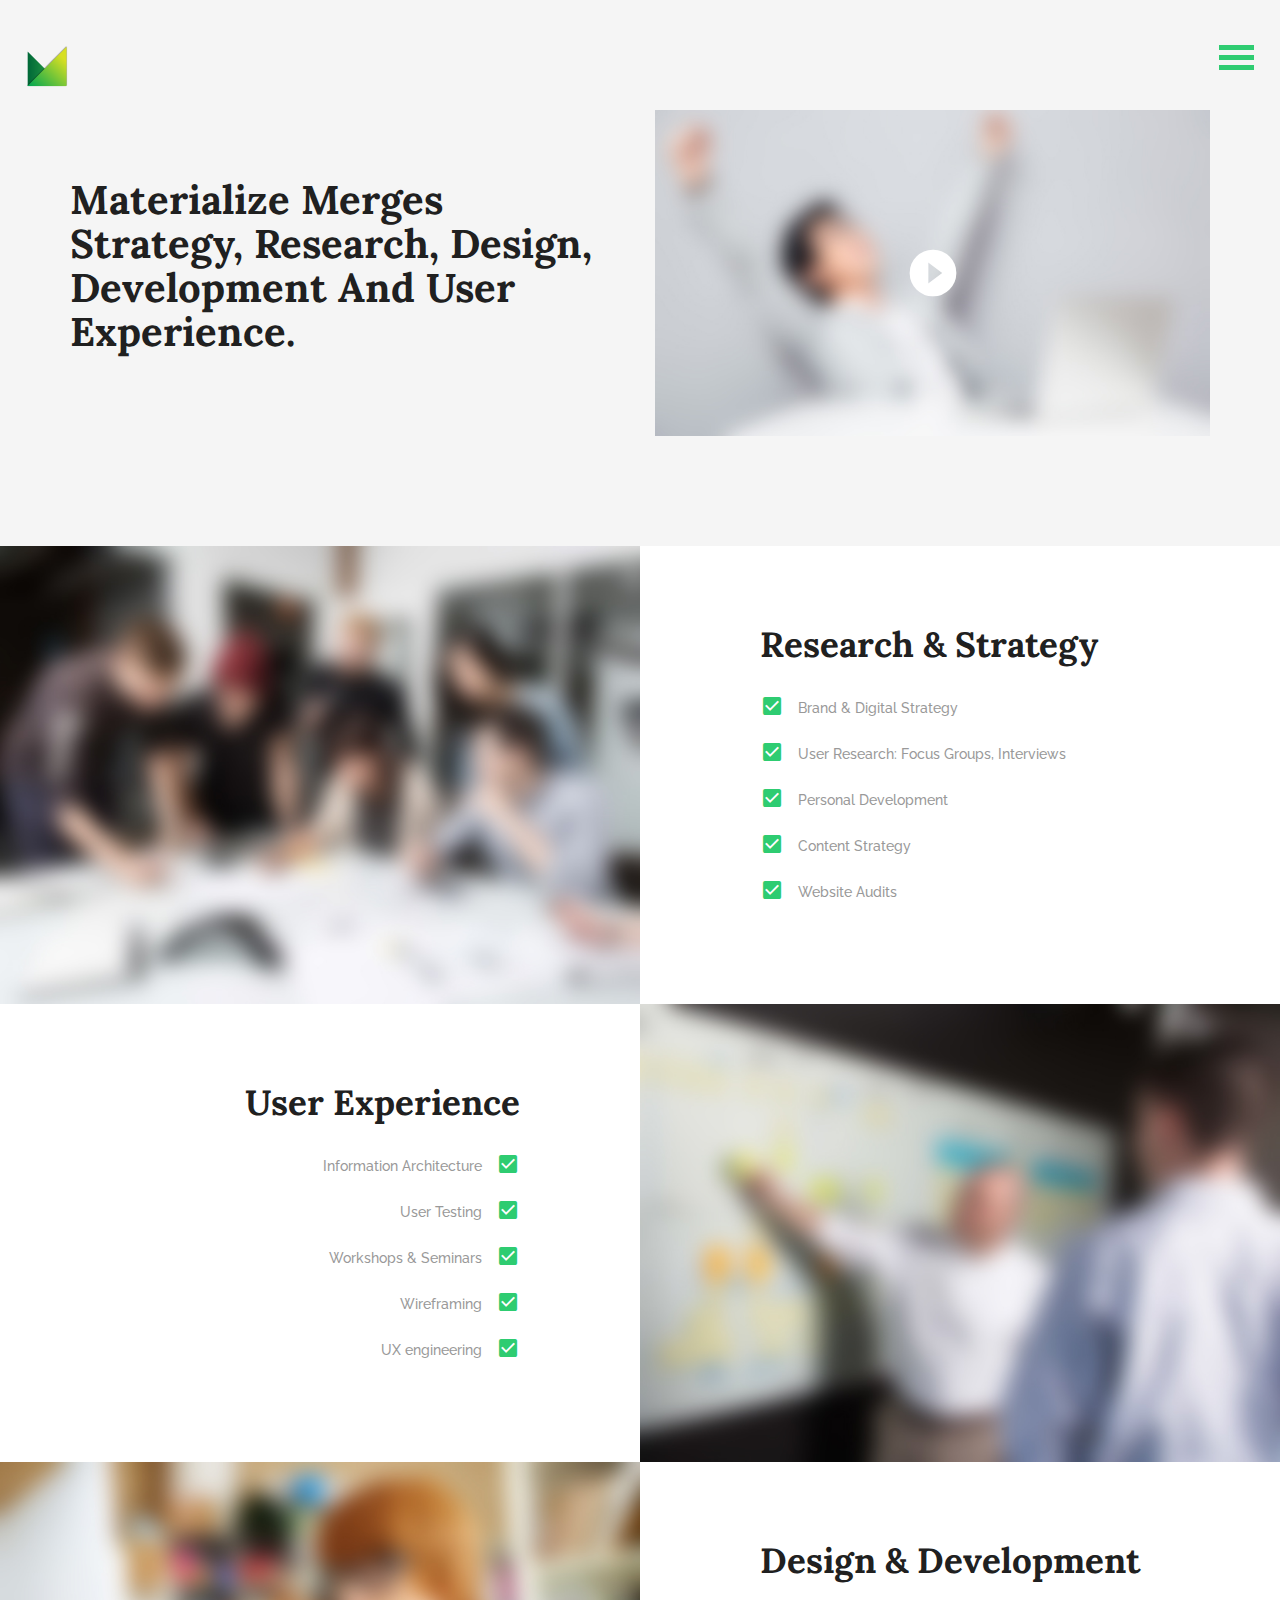
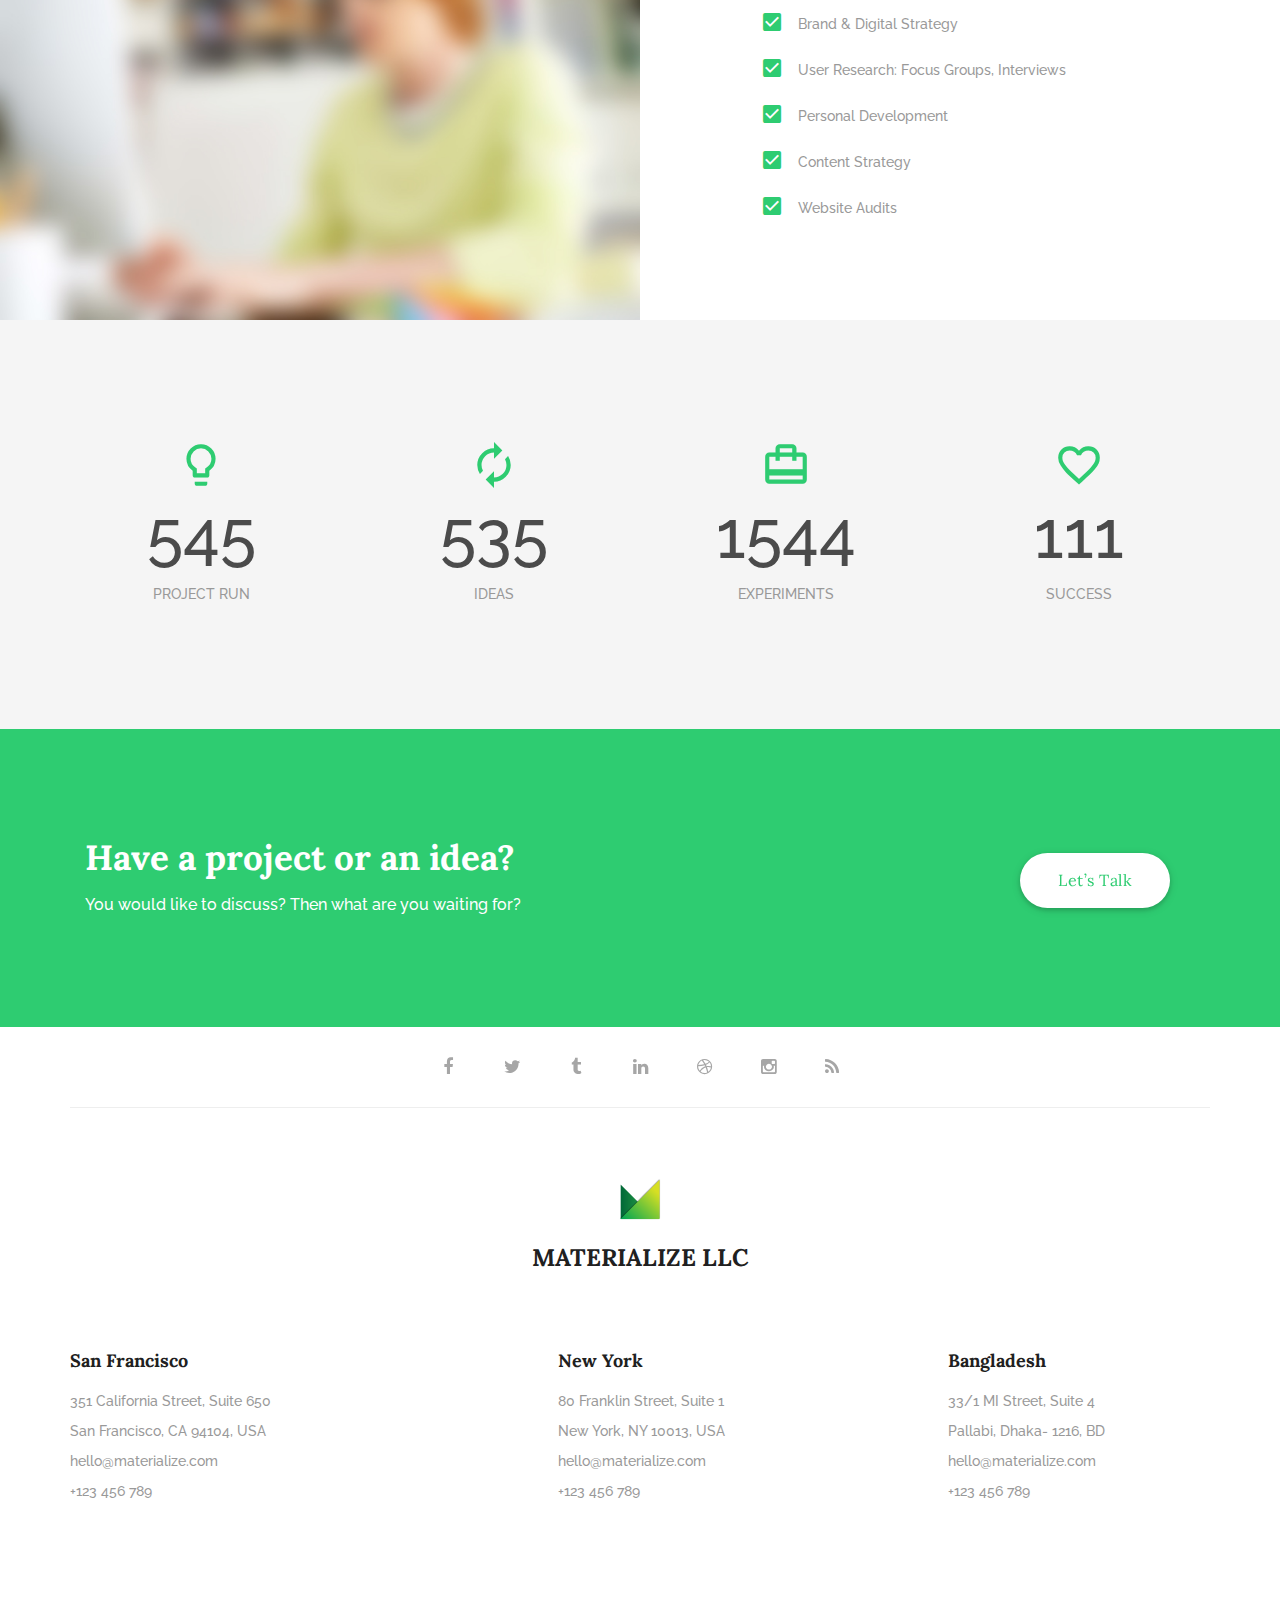
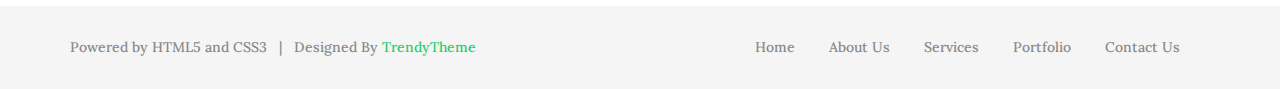
<file: agency-service.html>
<!DOCTYPE html>
<html lang="en">
    <head>
        <meta charset="utf-8">
        <meta http-equiv="X-UA-Compatible" content="IE=edge">
        <meta name="viewport" content="width=device-width, initial-scale=1">
        <meta name="description" content="materialize is a responsive creative agency template">
        <meta name="keywords" content="material, corporate, business, parallax, creative, agency">
        <meta name="author" content="trendytheme.net">

        <title>materialize Digital Agency</title>

        <!--  favicon -->
        <link rel="shortcut icon" href="assets/img/ico/favicon.png">
        <!--  apple-touch-icon -->
        <link rel="apple-touch-icon-precomposed" sizes="144x144" href="assets/img/ico/apple-touch-icon-144-precomposed.png">
        <link rel="apple-touch-icon-precomposed" sizes="114x114" href="assets/img/ico/apple-touch-icon-114-precomposed.png">
        <link rel="apple-touch-icon-precomposed" sizes="72x72" href="assets/img/ico/apple-touch-icon-72-precomposed.png">
        <link rel="apple-touch-icon-precomposed" href="assets/img/ico/apple-touch-icon-57-precomposed.png">

        <link href='https://fonts.googleapis.com/css?family=Lora:400,400italic,700,700italic' rel='stylesheet' type='text/css'>
        <link href='https://fonts.googleapis.com/css?family=Raleway:400,300,500,700,900' rel='stylesheet' type='text/css'>
        <!-- Material Icons CSS -->
        <link href="assets/fonts/iconfont/material-icons.css" rel="stylesheet">
        <!-- FontAwesome CSS -->
        <link href="assets/fonts/font-awesome/css/font-awesome.min.css" rel="stylesheet">
        <!-- magnific-popup -->
        <link href="assets/magnific-popup/magnific-popup.css" rel="stylesheet">
        <!-- owl.carousel -->
        <link href="assets/owl.carousel/assets/owl.carousel.css" rel="stylesheet">
        <link href="assets/owl.carousel/assets/owl.theme.default.min.css" rel="stylesheet">
        <!-- flexslider -->
        <link href="assets/flexSlider/flexslider.css" rel="stylesheet">
        <!-- materialize -->
        <link href="assets/materialize/css/materialize.min.css" rel="stylesheet">
        <!-- Bootstrap -->
        <link href="assets/bootstrap/css/bootstrap.min.css" rel="stylesheet">
        <!-- shortcodes -->
        <link href="assets/css/shortcodes/shortcodes.css" rel="stylesheet">
        <!-- Main Style CSS -->
        <link href="style.css" rel="stylesheet">
        <!-- Agency CSS -->
        <link href="assets/css/skins/agency.css" rel="stylesheet">

        <!-- HTML5 shim and Respond.js for IE8 support of HTML5 elements and media queries -->
        <!-- WARNING: Respond.js doesn't work if you view the page via file:// -->
        <!--[if lt IE 9]>
          <script src="https://oss.maxcdn.com/html5shiv/3.7.2/html5shiv.min.js"></script>
          <script src="https://oss.maxcdn.com/respond/1.4.2/respond.min.js"></script>
        <![endif]-->
    </head>

    <body>

        <header>
          <a class="tt-logo" href="index.html"><img src="assets/img/agency/logo.png" alt="Logo"></a>

          <div class="nav-wrapper" id="toggle">
            <span class="top"></span>
            <span class="middle"></span>
            <span class="bottom"></span>
          </div>

          <div class="nav-overlay" id="overlay">
            <nav class="overlay-menu">
              <ul>
                <li><a href="agency-index.html">Home</a></li>
                <li><a href="agency-about-us.html">About</a></li>
                <li><a href="agency-service.html">Service</a></li>
                <li><a href="agency-projects.html">Projects</a></li>
                <li><a href="agency-carreer.html">Join In</a></li>
                <li><a href="agency-apply-form.html">Apply Now</a></li>
                <li><a href="agency-contact.html">Contact</a></li>
              </ul>
            </nav>
          </div>
        </header>


        <section class="section-padding gray-bg">
          <div class="container">
            <div class="row equal-height-row">
              <div class="col-md-6">
                <div class="valign-wrapper">
                  <div class="section-title valign-cell equal-height-column">
                    <h2 class=" font-40 text-bold">materialize merges strategy, research, design, development and user experience.</h2>
                  </div>
                </div>
              </div>
              <div class="col-md-6">
                <div class="valign-wrapper">
                  <div class="valign-cell equal-height-column video-wrapper">
                    <img class="img-responsive" src="assets/img/agency/video-bg.jpg" alt="">
                    <a class="popup-video" href="https://www.youtube.com/watch?v=A1CoJKju-YI" title=""><i class="material-icons">&#xE038;</i></a>
                  </div>
                </div>
              </div>
            </div>
          </div>
        </section>


        <section id="procedure-section">
          <div class="container-fluid">
            <div class="procedures">

              <!-- First procedure -->
              <div class="row no-gutter equal-height-row">

                <div class="col-md-6">
                  <div class="equal-height-column">
                    <img class="img-responsive" src="assets/img/agency/procedure-1.jpg" alt="">
                  </div>
                </div><!-- /.col-md-6 -->

                <div class="col-md-6">
                  <div class="valign-wrapper">
                    <div class="valign-cell procedure-wrapper equal-height-column">
                      <h2 class="text-bold font-35 line-height-40 mb-20">Research &amp; Strategy</h2>
                      <ul>
                        <li><i class="material-icons brand-color mr-10">&#xE834;</i> Brand &amp; Digital Strategy</li>
                        <li><i class="material-icons brand-color mr-10">&#xE834;</i> User Research: Focus Groups, Interviews</li>
                        <li><i class="material-icons brand-color mr-10">&#xE834;</i> Personal Development</li>
                        <li><i class="material-icons brand-color mr-10">&#xE834;</i> Content Strategy</li>
                        <li><i class="material-icons brand-color mr-10">&#xE834;</i> Website Audits</li>
                      </ul>
                    </div>
                  </div><!-- /.valign-wrapper -->
                </div><!-- /.col-md-6 -->
              </div><!-- /.row -->

              <!-- Second procedure -->
              <div class="row no-gutter equal-height-row">


                <div class="col-md-6 col-md-push-6">
                  <div class="equal-height-column">
                    <img class="img-responsive" src="assets/img/agency/procedure-2.jpg" alt="">
                  </div>
                </div><!-- /.col-md-6 -->

                <div class="col-md-6 col-md-pull-6">
                  <div class="valign-wrapper">
                    <div class="valign-cell procedure-wrapper equal-height-column text-right">
                      <h2 class="text-bold font-35 line-height-40 mb-20">User Experience</h2>
                      <ul>
                        <li>Information Architecture <i class="material-icons brand-color ml-10">&#xE834;</i></li>
                        <li> User Testing <i class="material-icons brand-color ml-10">&#xE834;</i></li>
                        <li>Workshops &amp; Seminars <i class="material-icons brand-color ml-10">&#xE834;</i></li>
                        <li>Wireframing <i class="material-icons brand-color ml-10">&#xE834;</i></li>
                        <li>UX engineering <i class="material-icons brand-color ml-10">&#xE834;</i></li>
                      </ul>
                    </div>
                  </div><!-- /.valign-wrapper -->
                </div><!-- /.col-md-6 -->

              </div><!-- /.row -->


              <!-- Third procedure -->
              <div class="row no-gutter equal-height-row">

                <div class="col-md-6">
                  <div class="equal-height-column">
                    <img class="img-responsive" src="assets/img/agency/procedure-3.jpg" alt="">
                  </div>
                </div><!-- /.col-md-6 -->

                <div class="col-md-6">
                  <div class="valign-wrapper">
                    <div class="valign-cell procedure-wrapper equal-height-column">
                      <h2 class="text-bold font-35 line-height-40 mb-20">Design &amp; Development</h2>
                      <ul>
                        <li><i class="material-icons brand-color mr-10">&#xE834;</i> Brand &amp; Digital Strategy</li>
                        <li><i class="material-icons brand-color mr-10">&#xE834;</i> User Research: Focus Groups, Interviews</li>
                        <li><i class="material-icons brand-color mr-10">&#xE834;</i> Personal Development</li>
                        <li><i class="material-icons brand-color mr-10">&#xE834;</i> Content Strategy</li>
                        <li><i class="material-icons brand-color mr-10">&#xE834;</i> Website Audits</li>
                      </ul>
                    </div>
                  </div><!-- /.valign-wrapper -->
                </div><!-- /.col-md-6 -->

              </div><!-- /.row -->

            </div>
          </div>
        </section>


        <section class="counter-section facts-two gray-bg">
            <div class="container">

                <div class="row text-center">
                    <div class="col-sm-3 counter-wrap">
                      <i class="material-icons brand-color">&#xE90F;</i>
                      <span class="timer">545</span>
                      <span class="count-description">Project run</span>
                    </div> <!-- /.col-sm-3 -->

                    <div class="col-sm-3 counter-wrap">
                      <i class="material-icons brand-color">&#xE863;</i>
                      <span class="timer">535</span>
                      <span class="count-description">Ideas</span>
                    </div><!-- /.col-sm-3 -->

                    <div class="col-sm-3 counter-wrap">
                      <i class="material-icons brand-color">&#xE8F8;</i>
                      <span class="timer">1544</span>
                      <span class="count-description">Experiments</span>
                    </div><!-- /.col-sm-3 -->

                    <div class="col-sm-3 counter-wrap">
                      <i class="material-icons brand-color">&#xE87E;</i>
                      <span class="timer">111</span>
                      <span class="count-description">success</span>
                    </div><!-- /.col-sm-3 -->
                </div>
            </div><!-- /.container -->
        </section>


        <section class="promo-box brand-bg section-padding">
            <div class="container">
                <div class="col-md-12">
                    <div class="promo-info">
                        <h2 class="white-text text-bold font-35">Have a project or an idea?</h2>
                        <p class="white-text text-medium">You would like to discuss? Then what are you waiting for? </p>
                    </div>
                    <div class="promo-btn">
                        <a href="#." class="btn btn-lg white waves-effect waves-dark text-capitalize">Let’s Talk</a>
                    </div>
                </div>
            </div>
        </section>


        <footer class="footer footer-five">
            <div class="primary-footer padding-bottom-100">
                <div class="container">

                  <ul class="social-link text-center tt-animate ltr mt-20">
                    <li><a href="#"><i class="fa fa-facebook"></i></a></li>
                    <li><a href="#"><i class="fa fa-twitter"></i></a></li>
                    <li><a href="#"><i class="fa fa-tumblr"></i></a></li>
                    <li><a href="#"><i class="fa fa-linkedin"></i></a></li>
                    <li><a href="#"><i class="fa fa-dribbble"></i></a></li>
                    <li><a href="#"><i class="fa fa-instagram"></i></a></li>
                    <li><a href="#"><i class="fa fa-rss"></i></a></li>
                  </ul>

                  <hr class="mt-10">

                  <div class="padding-top-70">
                    <div class="footer-logo text-center mb-80">
                      <a href="#">
                        <img src="assets/img/agency/logo.png" alt="">
                        <h2>materialize LLC</h2>
                      </a>
                    </div>

                    <div class="row">

                      <div class="col-md-4 col-sm-4 widget">
                        <h3>San Francisco</h3>
                        <address>
                          351 California Street, Suite 650 <br>
                          San Francisco, CA 94104, USA <br>
                          hello@materialize.com <br>
                          +123 456 789
                        </address>
                      </div><!-- /.col-md-4 -->

                      <div class="col-md-3 col-md-offset-1 col-sm-4 widget">
                        <h3>New York</h3>
                        <address>
                          80 Franklin Street, Suite 1 <br>
                          New York, NY 10013, USA <br>
                          hello@materialize.com <br>
                          +123 456 789
                        </address>
                      </div><!-- /.col-md-4 -->

                      <div class="col-md-3 col-md-offset-1 col-sm-4 widget">
                        <h3>Bangladesh</h3>
                        <address>
                          33/1 MI Street, Suite 4 <br>
                          Pallabi, Dhaka- 1216, BD <br>
                          hello@materialize.com <br>
                          +123 456 789
                        </address>
                      </div><!-- /.col-md-4 -->

                    </div><!-- /.row -->
                  </div>
                </div><!-- /.container -->
            </div><!-- /.primary-footer -->

            <div class="secondary-footer grey lighten-4">
                <div class="container">

                  <div class="row">
                    <div class="col-md-6">
                        <span class="copy-text">Powered by HTML5 and CSS3 &nbsp; | &nbsp;  Designed By <a href="#">TrendyTheme</a></span>
                    </div>
                    <div class="col-md-6">
                      <ul>
                        <li><a href="#">Home</a></li>
                        <li><a href="#">About us</a></li>
                        <li><a href="#">Services</a></li>
                        <li><a href="#">Portfolio</a></li>
                        <li><a href="#">Contact us</a></li>
                      </ul>
                    </div>
                  </div>

                </div><!-- /.container -->
            </div><!-- /.secondary-footer -->
        </footer>



        <!-- Preloader -->
        <div id="preloader">
          <div class="preloader-position"> 
            <img src="assets/img/logo-colored.png" alt="logo" >
            <div class="progress">
              <div class="indeterminate"></div>
            </div>
          </div>
        </div>
        <!-- End Preloader -->


        <!-- jQuery -->
        <script src="assets/js/jquery-2.1.3.min.js"></script>
        <script src="assets/bootstrap/js/bootstrap.min.js"></script>
        <script src="assets/materialize/js/materialize.min.js"></script>
        <script src="assets/js/jquery.easing.min.js"></script>
        <script src="assets/js/menuzord.js"></script>
        <script src="assets/js/smoothscroll.min.js"></script>
        <script src="assets/js/imagesloaded.js"></script>
        <script src="assets/js/jquery.stellar.min.js"></script>
        <script src="assets/js/jquery.inview.min.js"></script>
        <script src="assets/owl.carousel/owl.carousel.min.js"></script>
        <script src="assets/flexSlider/jquery.flexslider-min.js"></script>
        <script src="assets/magnific-popup/jquery.magnific-popup.min.js"></script>
        <script src="assets/js/equalheight.js"></script>
        <script src="assets/js/ajaxchimp.js"></script>
        <script src="assets/js/ajaxchimp-config.js"></script>
        <script src="assets/js/scripts.js"></script>

        <script>
          $('#toggle').on('click', function() {
              $(this).toggleClass('active');
              $('#overlay').toggleClass('open');
          });
        </script>

    </body>
  
</html>
</file>
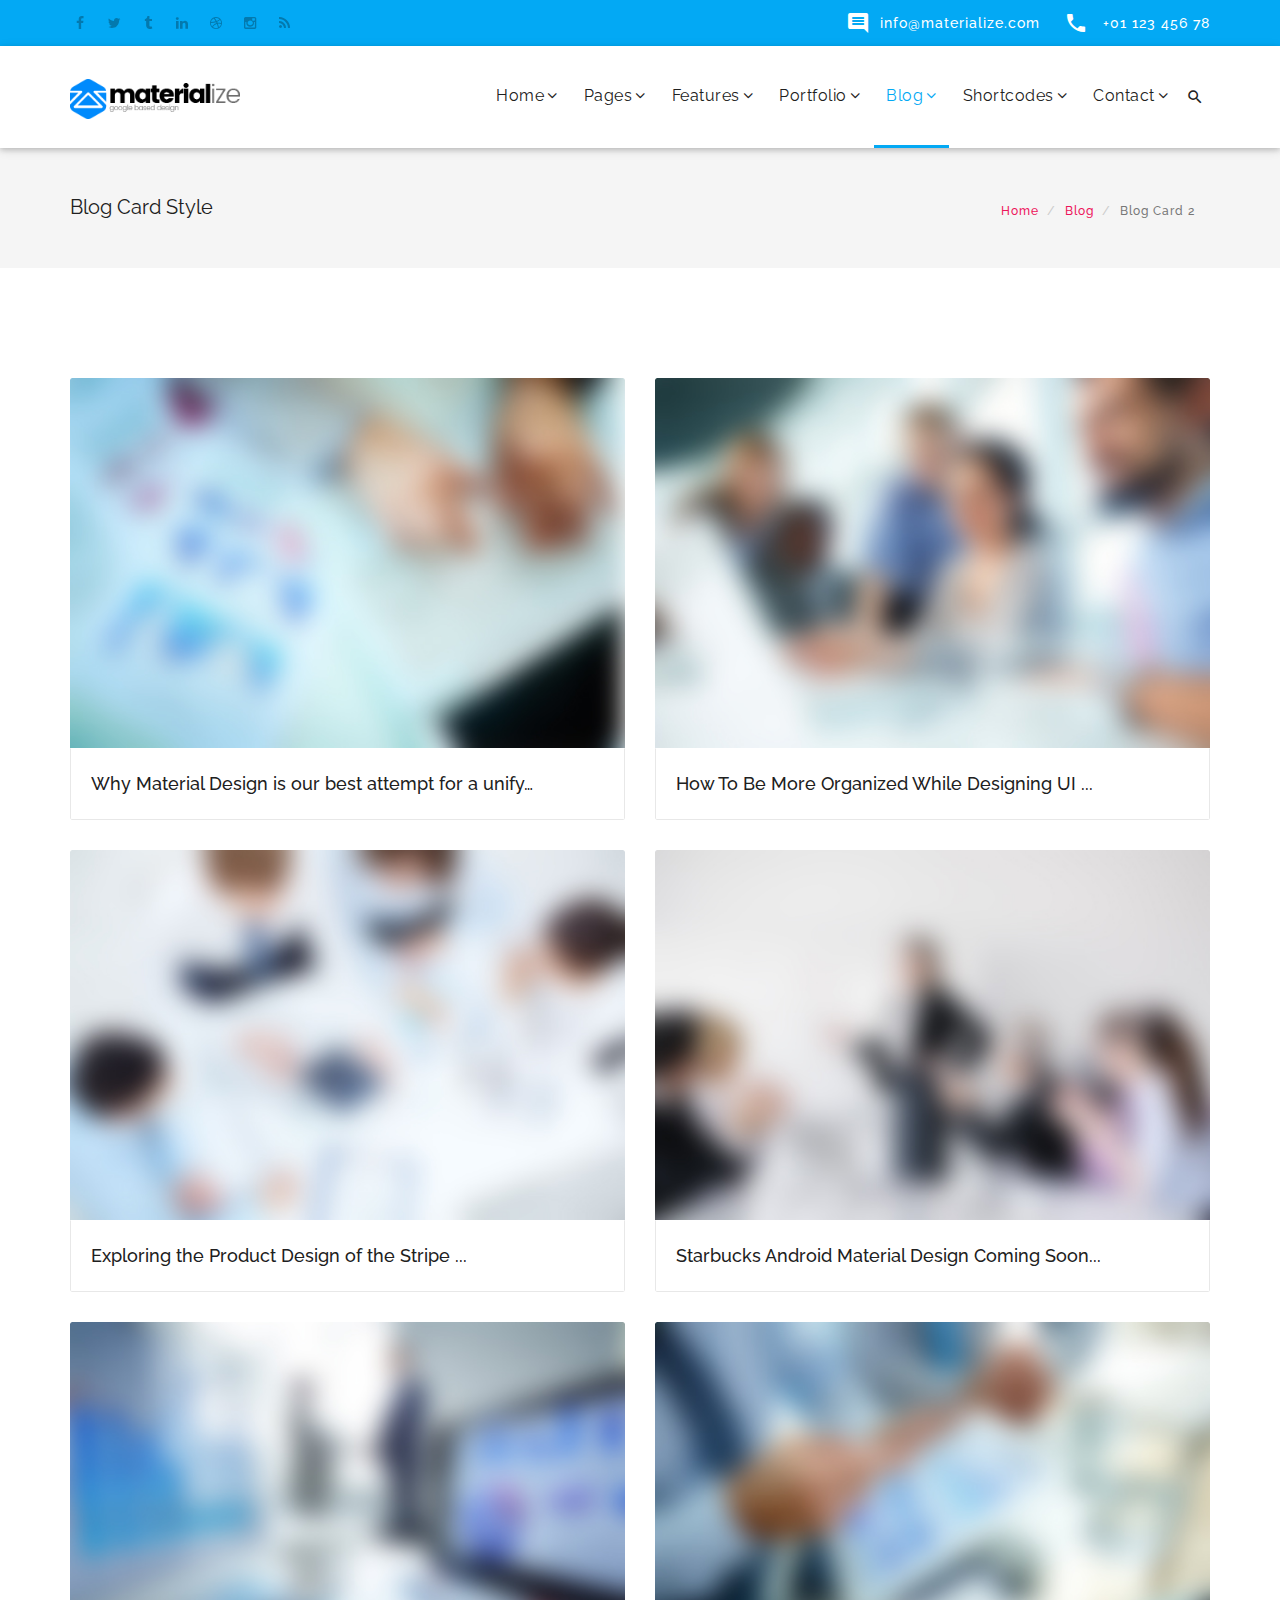
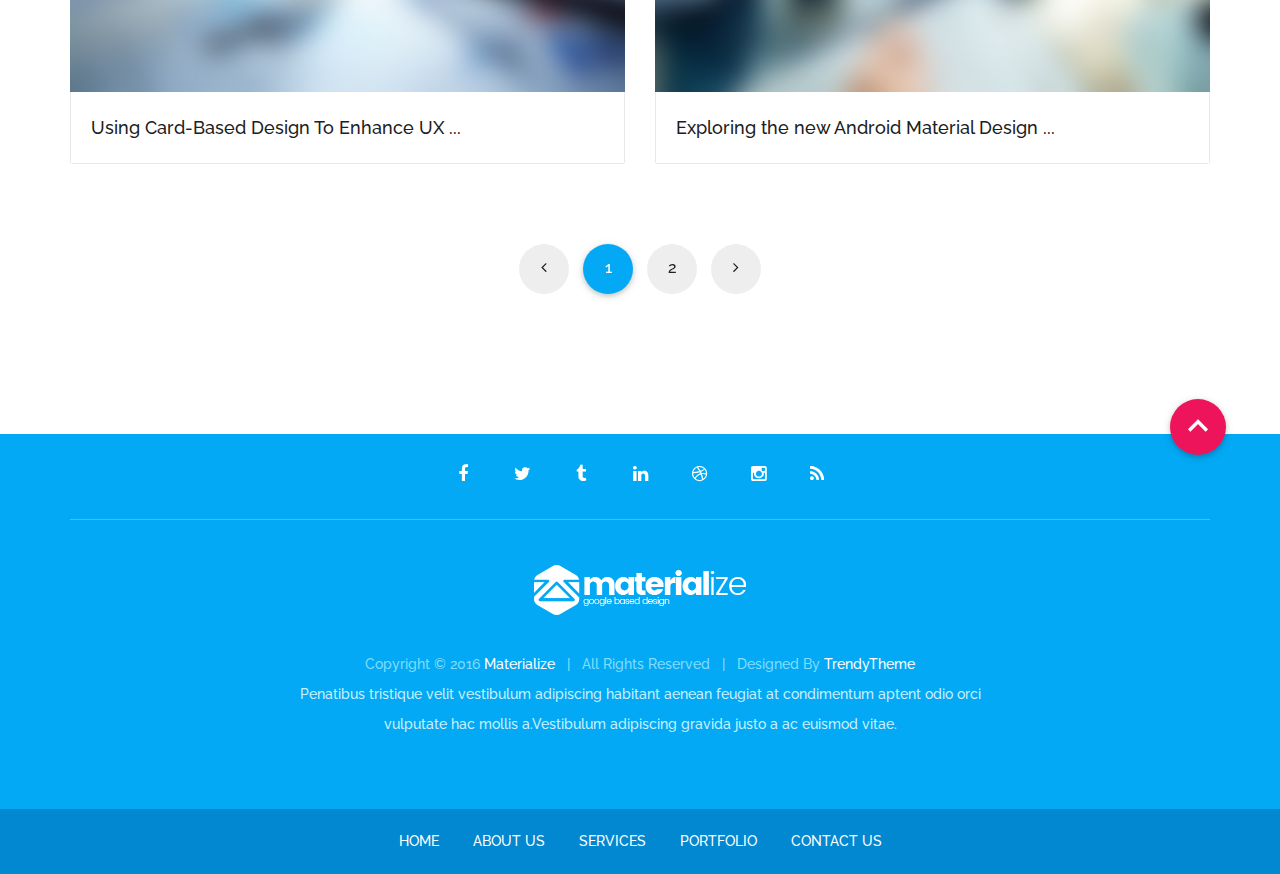
<file: blog-card-2.html>
<!DOCTYPE html>
<html lang="en">
    <head>
        <meta charset="utf-8">
        <meta http-equiv="X-UA-Compatible" content="IE=edge">
        <meta name="viewport" content="width=device-width, initial-scale=1">
        <meta name="description" content="materialize is a material design based mutipurpose responsive template">
        <meta name="keywords" content="material design, card style, material template, portfolio, corporate, business, creative, agency">
        <meta name="author" content="trendytheme.net">

        <title>Blog Card Style</title>


        <!--  favicon -->
        <link rel="shortcut icon" href="assets/img/ico/favicon.png">
        <!--  apple-touch-icon -->
        <link rel="apple-touch-icon-precomposed" sizes="144x144" href="assets/img/ico/apple-touch-icon-144-precomposed.png">
        <link rel="apple-touch-icon-precomposed" sizes="114x114" href="assets/img/ico/apple-touch-icon-114-precomposed.png">
        <link rel="apple-touch-icon-precomposed" sizes="72x72" href="assets/img/ico/apple-touch-icon-72-precomposed.png">
        <link rel="apple-touch-icon-precomposed" href="assets/img/ico/apple-touch-icon-57-precomposed.png">

        <link href='https://fonts.googleapis.com/css?family=Raleway:400,300,500,700,900' rel='stylesheet' type='text/css'>
        <!-- Material Icons CSS -->
        <link href="assets/fonts/iconfont/material-icons.css" rel="stylesheet">
        <!-- FontAwesome CSS -->
        <link href="assets/fonts/font-awesome/css/font-awesome.min.css" rel="stylesheet">
        <!-- owl.carousel -->
        <link href="assets/owl.carousel/assets/owl.carousel.css" rel="stylesheet">
        <link href="assets/owl.carousel/assets/owl.theme.default.min.css" rel="stylesheet">
        <!-- materialize -->
        <link href="assets/materialize/css/materialize.min.css" rel="stylesheet">
        <!-- Bootstrap -->
        <link href="assets/bootstrap/css/bootstrap.min.css" rel="stylesheet">
        <!-- shortcodes -->
        <link href="assets/css/shortcodes/shortcodes.css" rel="stylesheet">
        <!-- Style CSS -->
        <link href="style.css" rel="stylesheet">


        <!-- HTML5 shim and Respond.js for IE8 support of HTML5 elements and media queries -->
        <!-- WARNING: Respond.js doesn't work if you view the page via file:// -->
        <!--[if lt IE 9]>
          <script src="https://oss.maxcdn.com/html5shiv/3.7.2/html5shiv.min.js"></script>
          <script src="https://oss.maxcdn.com/respond/1.4.2/respond.min.js"></script>
        <![endif]-->
    </head>

    <body id="top" class="has-header-search">

        <!-- Top bar start-->
        <div class="top-bar light-blue visible-md visible-lg">
          <div class="container">
            <div class="row">
              <!-- Social Icon -->
              <div class="col-md-6">
                <!-- Social Icon -->
                <ul class="list-inline social-top tt-animate btt">
                  <li><a href="#"><i class="fa fa-facebook"></i></a></li>
                  <li><a href="#"><i class="fa fa-twitter"></i></a></li>
                  <li><a href="#"><i class="fa fa-tumblr"></i></a></li>
                  <li><a href="#"><i class="fa fa-linkedin"></i></a></li>
                  <li><a href="#"><i class="fa fa-dribbble"></i></a></li>
                  <li><a href="#"><i class="fa fa-instagram"></i></a></li>
                  <li><a href="#"><i class="fa fa-rss"></i></a></li>
                </ul>
              </div>

              <div class="col-md-6 text-right">
                <ul class="topbar-cta no-margin">
                  <li class="mr-20">
                    <a><i class="material-icons mr-10">&#xE0B9;</i>info@materialize.com</a>
                  </li>
                  <li>
                    <a><i class="material-icons mr-10">&#xE0CD;</i> +01 123 456 78</a>
                  </li>
                </ul>
              </div>
            </div><!-- /.row -->
          </div><!-- /.container -->
        </div>
        <!-- Top bar end-->

        <!--header start-->
        <header id="header" class="tt-nav nav-border-bottom">

            <div class="header-sticky light-header ">

                <div class="container">

                    <div class="search-wrapper">
                        <div class="search-trigger pull-right">
                            <div class='search-btn'></div>
                            <i class="material-icons">&#xE8B6;</i>
                        </div>

                        <!-- Modal Search Form -->
                        <i class="search-close material-icons">&#xE5CD;</i>
                        <div class="search-form-wrapper">
                            <form action="#" class="white-form">
                                <div class="input-field">
                                    <input type="text" name="search" id="search">
                                    <label for="search" class="">Search Here...</label>
                                </div>
                                <button class="btn pink search-button waves-effect waves-light" type="submit"><i class="material-icons">&#xE8B6;</i></button>
                                
                            </form>
                        </div>
                    </div><!-- /.search-wrapper -->

                    <div id="materialize-menu" class="menuzord">

                        <!--logo start-->
                        <a href="index.html" class="logo-brand">
                            <img class="retina" src="assets/img/logo.png" alt=""/>
                        </a>
                        <!--logo end-->

                        <!--mega menu start-->
                        <ul class="menuzord-menu pull-right">
                            <li><a href="javascript:void(0)">Home</a>
                                <div class="megamenu">
                                    <div class="megamenu-row">
                                        <div class="col3">
                                            <h2>Default Demos</h2>
                                            <ul class="list-unstyled clearfix">
                                                <li><a href="index.html">Home Default</a></li>
                                                <li><a href="index-2.html">Home Canvas</a></li>
                                                <li><a href="index-3.html">Home Elegent</a></li>
                                                <li><a href="index-4.html">Home Startup</a></li>
                                                <li><a href="index-5-consulting.html">Home Consulting</a></li>
                                                <li><a href="op-index-coffeeshop.html" target="_blank">Home Coffee Shop</a></li>
                                            </ul>
                                        </div>
                                        <div class="col3">
                                            <h2>Complete Demos</h2>
                                            <ul class="list-unstyled clearfix">
                                                <li><a href="creative-index.html" target="_blank">Creative Demo</a></li>
                                                <li><a href="corporate-index.html" target="_blank">Corporate Demo</a></li>
                                                <li><a href="agency-index.html" target="_blank">Agency Demo</a></li>
                                                <li><a href="construction-index.html" target="_blank">Construction Demo</a></li>
                                                <li><a href="seo-index.html" target="_blank">SEO Demo</a></li>
                                                <li><a href="restaurant-index.html" target="_blank">Restaurant Demo</a></li>
                                            </ul>
                                        </div>
                                        <div class="col3">
                                            <h2>Onepage Demo</h2>
                                            <ul class="list-unstyled clearfix">
                                                <li><a href="op-index-1.html" target="_blank">materialize Onepage</a></li>
                                                <li><a href="op-index-portfolio.html" target="_blank">Onepage Portfoilo</a></li>
                                                <li><a href="op-index-event.html" target="_blank">Onepage Event</a></li>
                                                <li><a href="op-index-book.html" target="_blank">Book Landing Page</a></li>
                                                <li><a href="op-index-app.html" target="_blank">App Landing Page 1</a></li>
                                                <li><a href="op-index-app-2.html" target="_blank">App Landing Page 2</a></li>
                                            </ul>
                                        </div>
                                        <div class="col3">
                                            <h2>Specialized Home</h2>
                                            <ul class="list-unstyled clearfix">
                                                <li><a href="index-8-portfolio.html">Home Portfolio</a></li>
                                                <li><a href="index-7-blog.html">Home Blog</a></li>
                                                <li><a href="index-6-charity.html">Home Charity</a></li>
                                                <li><a href="coming-soon-1.html" target="_blank">Coming Soon One</a></li>
                                                <li><a href="coming-soon-2.html" target="_blank">Coming Soon Two</a></li>
                                            </ul>
                                        </div>

                                    </div>
                                </div>
                            </li>

                            <li><a href="javascript:void(0)">Pages</a>
                                <div class="megamenu">
                                    <div class="megamenu-row">
                                        <div class="col3">
                                            <h2>Menu Type Page</h2>
                                            <ul class="list-unstyled">
                                                <li><a href="about-us.html">About Us 1</a></li>
                                                <li><a href="about-us-2.html">About Us 2</a></li>
                                                <li><a href="about-us-3.html">About Us 3</a></li>
                                                <li><a href="service.html">Services 1</a></li>
                                                <li><a href="service-2.html">Services 2</a></li>
                                            </ul>
                                        </div>
                                        <div class="col3">
                                            <h2>Menu Type Page</h2>
                                            <ul class="list-unstyled">
                                                <li><a href="team-1.html">Our Team 1</a></li>
                                                <li><a href="team-2.html">Our Team 2</a></li>
                                                <li><a href="faq.html">FAQ Page 1</a></li>
                                                <li><a href="faq-2.html">FAQ Page 2</a></li>
                                                <li><a href="support.html">Support Page</a></li>
                                            </ul>
                                        </div>
                                        <div class="col3">
                                            <h2>Menu Type Page</h2>
                                            <ul class="list-unstyled">
                                                <li><a href="clients.html">Our Clients</a></li>
                                                <li><a href="contact-us.html">Contact 1</a></li>
                                                <li><a href="contact-us-2.html">Contact 2</a></li>
                                                <li><a href="404.html">Error 404</a></li>
                                                <li><a href="404-alt.html">Error 404 Alt</a></li>
                                            </ul>
                                        </div>
                                        <div class="col3">
                                            <h2>Menu Type Page</h2>
                                            <ul class="list-unstyled">
                                                <li><a href="typography.html">Typography</a></li>
                                                <li><a href="login-form.html">Login/Register 1</a></li>
                                                <li><a href="login-form-2.html" target="_blank">Login/Register 2</a></li>
                                            </ul>
                                        </div>

                                    </div>
                                </div>
                            </li>

                            <li><a href="javascript:void(0)">Features</a>
                                <ul class="dropdown">
                                    <li><a href="#">Sliders</a>
                                        <ul class="dropdown">
                                            <li><a href="#">Slider Revolution</a>
                                                <ul class="dropdown">
                                                    <li><a href="slider-revoulation-fullscreen.html">Full Screen</a></li>
                                                    <li><a href="slider-revoulation-fullwidth.html">Full Width</a></li>
                                                    <li><a href="slider-revoulation-kenburns.html">Kenburns</a></li>
                                                </ul>
                                            </li>
                                            <li><a href="#">Parallax</a>
                                                <ul class="dropdown">
                                                    <li><a href="slider-revoulation-parallax-1.html">Parallax Slider</a></li>
                                                    <li><a href="slider-revoulation-parallax-book.html">Parallax Book</a></li>
                                                </ul>
                                            </li>
                                            <li><a href="#">Slider Rotate Text</a>
                                                <ul class="dropdown">
                                                    <li><a href="text-rotator-1.html">Rotate Text 1</a></li>
                                                    <li><a href="text-rotator-2.html">Rotate Text 2</a></li>
                                                    <li><a href="text-rotator-3.html">Rotate Text 3</a></li>
                                                    <li><a href="text-rotator-4.html">Rotate Text 4</a></li>
                                                    <li><a href="text-rotator-5.html">Rotate Text 5</a></li>
                                                </ul>
                                            </li>
                                            <li><a href="#">Hero Unit</a>
                                                <ul class="dropdown">
                                                    <li><a href="hero-static.html">Hero Static</a></li>
                                                    <li><a href="hero-static-left.html">Hero Static Left</a></li>
                                                    <li><a href="hero-static-right.html">Hero Static Right</a></li>
                                                </ul>
                                            </li>
                                            <li><a href="hero-cloud.html">Animate Cloud</a></li>
                                            <li><a href="hero-html-video.html">HTML5 Video</a> </li>
                                        </ul>
                                    </li>
                                    <li><a href="#">Menu Style Group 1</a>
                                        <ul class="dropdown">
                                            <li><a href="menu-transparent.html">Transparent</a></li>
                                            <li><a href="menu-semi-transparent.html">Semi Transparent</a></li>
                                            <li><a href="menu-center.html">Menu Center</a></li>
                                            <li><a href="menu-bottom.html">Bottom Position</a></li>
                                            <li><a href="menu-floating.html">Floating Menu</a></li>
                                            <li><a href="agency-index.html" target="_blank">Full Screen Menu</a></li>
                                        </ul>
                                    </li>
                                    <li><a href="#">Menu Style Group 2</a>
                                        <ul class="dropdown">
                                            <li><a href="menu-light.html">Menu Light</a></li>
                                            <li><a href="menu-topbar.html">Menu Topbar</a></li>
                                            <li><a href="menu-box.html">Menu Box</a></li>
                                            <li><a href="menu-border-box.html">Menu Border Box</a></li>
                                            <li><a href="menu-dark.html">Menu Dark</a></li>
                                            <li><a href="menu-topbar-alt.html">Menu Brand Color</a></li>
                                        </ul>
                                    </li>
                                    <li><a href="#">Page Title</a>
                                        <ul class="dropdown">
                                            <li><a href="page-title.html"> Default Title</a></li>
                                            <li><a href="page-title-bg.html"> Background Title</a></li>
                                            <li><a href="page-title-fixed-bg.html"> Background Fixed</a></li>
                                            <li><a href="page-title-center.html"> Center Title</a></li>
                                            <li><a href="page-title-dark.html"> Dark Title</a></li>
                                            <li><a href="page-title-parallax-bg.html"> Parallax Title</a></li>
                                            <li><a href="page-title-no-bg.html"> No Background</a></li>
                                            <li><a href="page-title-pattern-bg.html"> Pattern Title</a></li>
                                            <li><a href="page-title-right.html"> Right Title</a></li>
                                            <li><a href="page-title-mini.html"> Mini Title</a></li>
                                        </ul>
                                    </li>
                                    <li><a href="#">Footer</a>
                                        <ul class="dropdown">
                                            <li><a href="footer-1.html">Footer Style 1</a></li>
                                            <li><a href="footer-2.html">Footer Style 2</a></li>
                                            <li><a href="footer-3.html">Footer Style 3</a></li>
                                            <li><a href="footer-4.html">Footer Style 4</a></li>
                                            <li><a href="footer-5.html">Footer Style 5</a></li>
                                        </ul>
                                    </li>
                                </ul>
                            </li>

                            <li><a href="javascript:void(0)">Portfolio</a>
                                <ul class="dropdown">
                                    <li><a href="#">Boxed Style</a>
                                        <ul class="dropdown">
                                            <li><a href="#">Boxed Gutter Style</a>
                                                <ul class="dropdown">
                                                    <li><a href="portfolio-4.html">4 Column</a></li>
                                                    <li class="active"><a href="portfolio-3.html">3 Column</a></li>
                                                    <li><a href="portfolio-2.html">2 Column</a></li>
                                                </ul>
                                            </li>
                                            <li><a href="#">Boxed Gutter Less</a>
                                                <ul class="dropdown">
                                                    <li><a href="portfolio-4-gutterless.html">4 Column</a></li>
                                                    <li><a href="portfolio-3-gutterless.html">3 Column</a></li>
                                                    <li><a href="portfolio-2-gutterless.html">2 Column</a></li>
                                                </ul>
                                            </li>
                                        </ul>
                                    </li>
                                    <li><a href="#">Wide Style</a>
                                        <ul class="dropdown">
                                            <li><a href="#">Wide Gutter Style</a>
                                                <ul class="dropdown">
                                                    <li><a href="portfolio-6-fullwidth.html">6 Column</a></li>
                                                    <li><a href="portfolio-5-fullwidth.html">5 Column</a></li>
                                                    <li><a href="portfolio-4-fullwidth.html">4 Column</a></li>
                                                    <li><a href="portfolio-3-fullwidth.html">3 Column</a></li>
                                                    <li><a href="portfolio-2-fullwidth.html">2 Column</a></li>
                                                </ul>
                                            </li>
                                            <li><a href="#">Wide Gutter Less</a>
                                                <ul class="dropdown">
                                                    <li><a href="portfolio-6-fullwidth-gutterless.html">6 Column</a></li>
                                                    <li><a href="portfolio-5-fullwidth-gutterless.html">5 Column</a></li>
                                                    <li><a href="portfolio-4-fullwidth-gutterless.html">4 Column</a></li>
                                                    <li><a href="portfolio-3-fullwidth-gutterless.html">3 Column</a></li>
                                                    <li><a href="portfolio-2-fullwidth-gutterless.html">2 Column</a></li>
                                                </ul>
                                            </li>
                                        </ul>
                                    </li>
                                    <li><a href="#">Card Style</a>
                                        <ul class="dropdown">
                                            <li><a href="#">Card Boxed Style</a>
                                                <ul class="dropdown">
                                                    <li><a href="portfolio-card-4.html">4 Column</a></li>
                                                    <li><a href="portfolio-card-3.html">3 Column</a></li>
                                                    <li><a href="portfolio-card-2.html">2 Column</a></li>
                                                </ul>
                                            </li>
                                            <li><a href="#">Card Full Width</a>
                                                <ul class="dropdown">
                                                    <li><a href="portfolio-card-6-fullwidth.html">6 Column</a></li>
                                                    <li><a href="portfolio-card-5-fullwidth.html">5 Column</a></li>
                                                    <li><a href="portfolio-card-4-fullwidth.html">4 Column</a></li>
                                                </ul>
                                            </li>
                                        </ul>
                                    </li>
                                    <li><a href="#">Title Style</a>
                                        <ul class="dropdown">
                                            <li><a href="#">Title Boxed Style</a>
                                                <ul class="dropdown">
                                                    <li><a href="portfolio-title-4.html">4 Column</a></li>
                                                    <li><a href="portfolio-title-3.html">3 Column</a></li>
                                                    <li><a href="portfolio-title-2.html">2 Column</a></li>
                                                </ul>
                                            </li>
                                            <li><a href="#">Title Width Style</a>
                                                <ul class="dropdown">
                                                    <li><a href="portfolio-title-5-fullwidth.html">5 Column</a></li>
                                                    <li><a href="portfolio-title-4-fullwidth.html">4 Column</a></li>
                                                    <li><a href="portfolio-title-3-fullwidth.html">3 Column</a></li>
                                                    <li><a href="portfolio-title-2-fullwidth.html">2 Column</a></li>
                                                </ul>
                                            </li>
                                        </ul>
                                    </li>
                                    <li><a href="#">Masonry Style</a>
                                        <ul class="dropdown">
                                            <li><a href="#">Masonry Boxed Style</a>
                                                <ul class="dropdown">
                                                    <li><a href="portfolio-masonry-3.html">3 Column</a></li>
                                                    <li><a href="portfolio-masonry-2.html">2 Column</a></li>
                                                </ul>
                                            </li>
                                            <li><a href="#">Masonry Full Width</a>
                                                <ul class="dropdown">
                                                    <li><a href="portfolio-masonry-3-fullwidth.html">3 Column</a></li>
                                                    <li><a href="portfolio-masonry-2-fullwidth.html">2 Column</a></li>
                                                </ul>
                                            </li>
                                            <li><a href="#">Masonry Gutter Less</a>
                                                <ul class="dropdown">
                                                    <li><a href="portfolio-masonry-3-gutterless.html">3 Column</a></li>
                                                    <li><a href="portfolio-masonry-2-gutterless.html">2 Column</a></li>
                                                </ul>
                                            </li>
                                            <li><a href="#">Masonry Gutterless Full</a>
                                                <ul class="dropdown">
                                                    <li><a href="portfolio-masonry-3-gutterless-full.html">3 Column</a></li>
                                                    <li><a href="portfolio-masonry-2-gutterless-full.html">2 Column</a></li>
                                                </ul>
                                            </li>
                                        </ul>
                                    </li>
                                    <li><a href="portfolio-details-gallery.html">Portfolio Details Gallery</a></li>
                                    <li><a href="portfolio-details-2.html">Portfolio Details Image</a></li>
                                </ul>
                            </li>

                            <li class="active"><a href="javascript:void(0)">Blog</a>
                                <ul class="dropdown">
                                    <li><a href="#">Standard</a>
                                        <ul class="dropdown ">
                                            <li><a href="blog-sidebar-right.html">Sidebar Right</a></li>
                                            <li><a href="blog-sidebar-left.html">Sidebar Left</a></li>
                                            <li><a href="blog-fullwidth.html">Fullwidth</a></li>
                                        </ul>
                                    </li>

                                    <li><a href="#">Masonry</a>
                                        <ul class="dropdown ">
                                            <li><a href="blog-grid-masonry-2.html">Masonry 2 Column</a></li>
                                            <li><a href="blog-grid-masonry-2-sidebar.html">Masonry 2 Sidebar</a></li>
                                            <li><a href="blog-grid-masonry-3.html">Masonry 3 Column</a></li>
                                            <li><a href="blog-grid-masonry-4.html">Masonry 4 Column</a></li>
                                            <li><a href="blog-grid-masonry-4-fullwidth.html">Masonry Fullwidth</a></li>
                                        </ul>
                                    </li>

                                    <li class="active"><a href="#">Card Style</a>
                                        <ul class="dropdown ">
                                            <li class="active"><a href="blog-card-2.html">Card 2 Column</a></li>
                                            <li><a href="blog-card-3.html">Card 3 Column</a></li>
                                            <li><a href="blog-card-4.html">Card 4 Column</a></li>
                                        </ul>
                                    </li>

                                    <li><a href="#">Grid</a>
                                        <ul class="dropdown ">
                                            <li><a href="blog-grid.html">Blog Grid Column</a></li>
                                            <li><a href="blog-grid-right-sidebar.html">Grid Right Sidebar</a></li>
                                            <li><a href="blog-grid-left-sidebar.html">Grid Left Sidebar</a></li>
                                        </ul>
                                    </li>

                                    <li><a href="#">Blog Details</a>
                                        <ul class="dropdown ">
                                            <li><a href="blog-single-sidebar-right.html">Sidebar Right</a></li>
                                            <li><a href="blog-single-sidebar-left.html">Sidebar Left</a></li>
                                            <li><a href="blog-single-fullwidth.html">Fullwidth</a></li>
                                        </ul>
                                    </li>
                                </ul>
                            </li>

                            <li><a href="javascript:void(0)">Shortcodes</a>
                                <div class="megamenu">
                                    <div class="megamenu-row">
                                        <div class="col3">
                                            <h2>Shortcode List One</h2>
                                            <ul class="list-unstyled">
                                                <li><a href="shortcode-accordion.html">Accordion</a></li>
                                                <li><a href="shortcode-alert.html">Alert</a></li>
                                                <li><a href="shortcode-blog.html">Blog</a></li>
                                                <li><a href="shortcode-button.html">Button</a></li>
                                                <li><a href="shortcode-clients.html">Clients</a></li>
                                            </ul>
                                        </div>
                                        <div class="col3">
                                            <h2>Shortcode List Two</h2>
                                            <ul class="list-unstyled">
                                                <li><a href="shortcode-featured-box.html">Featured Box</a></li>
                                                <li><a href="shortcode-fun-facts.html">Fun Facts</a></li>
                                                <li><a href="shortcode-gallery.html">Gallery</a></li>
                                                <li><a href="shortcode-hero-block.html">Hero Block</a></li>
                                                <li><a href="shortcode-progressbar.html">Progress Bar</a></li>
                                            </ul>
                                        </div>
                                        <div class="col3">
                                            <h2>Shortcode List Three</h2>
                                            <ul class="list-unstyled">
                                                <li><a href="shortcode-promo-box.html">Promo Block</a></li>
                                                <li><a href="shortcode-tab.html">Tab</a></li>
                                                <li><a href="shortcode-table.html">Table </a></li>
                                                <li><a href="shortcode-team.html">Team </a></li>
                                                <li><a href="shortcode-testimonial.html">Testimonial </a></li>
                                            </ul>
                                        </div>
                                        <div class="col3">
                                            <h2>Shortcode List Four</h2>
                                            <ul class="list-unstyled">
                                                <li><a href="shortcode-pricing-table.html">Pricing Table</a></li>
                                                <li><a href="shortcode-food-menu.html">Restaurant Menu</a></li>
                                                <li><a href="text-rotator-1.html">Rotate Text 1</a></li>
                                                <li><a href="text-rotator-2.html">Rotate Text 2</a></li>
                                                <li><a href="text-rotator-3.html">Rotate Text 3</a></li>
                                            </ul>
                                        </div>

                                    </div>
                                </div>
                            </li>

                            <li><a href="javascript:void(0)">Contact</a>
                                <ul class="dropdown">
                                    <li><a href="contact-us.html">Contact One</a></li>
                                    <li><a href="contact-us-2.html">Contact Two</a></li>
                                </ul>
                            </li>

                        </ul>
                        <!--mega menu end-->

                    </div>
                </div>
            </div>
        </header>
        <!--header end-->


        <!--page title start-->
        <section class="page-title ptb-50">
            <div class="container">
                <div class="row">
                    <div class="col-md-12">
                        <h2>Blog Card Style</h2>
                        <ol class="breadcrumb">
                            <li><a href="#">Home</a></li>
                            <li><a href="#">Blog</a></li>
                            <li class="active">Blog Card 2</li>
                        </ol>
                    </div>
                </div>
            </div>
        </section>
        <!--page title end-->



        <!-- Latest News Card Style -->
        <section class="section-padding latest-news-card">
            <div class="container">

              <div class="row">
                <div id="blogGrid">
                  <div class="col-xs-12 col-sm-6 col-md-6 blog-grid-item mb-30">
                    <article class="card">
                      <div class="card-image waves-effect waves-block waves-light">
                        <img class="activator" src="assets/img/blog/1.jpg" alt="image">
                      </div>
                      <div class="card-content">
                        <h2 class="entry-title activator">Why Material Design is our best attempt for a unify…</h2>
                      </div>
                      <div class="card-reveal overlay-blue">
                        <span class="card-title close-button"><i class="fa fa-times"></i></span>
                        <a class="posted-on" href="#">Branding</a>
                        <h2 class="entry-title"><a href="#">Why Material Design is our best attempt for a unifying theory…</a></h2>
                        <p>Authoritatively grow quality technologies for strategic sources. Dramatically evolve front-end services for functional e-markets. Credibly parallel task multifunctional methods.</p>
                        <a href="#" class="readmore">Read Full Post <i class="fa fa-long-arrow-right"></i></a>
                      </div>
                    </article><!-- /.card -->
                  </div><!-- /.col-md-6 -->

                  <div class="col-xs-12 col-sm-6 col-md-6 blog-grid-item mb-30">
                    <article class="card">
                      <div class="card-image waves-effect waves-block waves-light">
                        <img class="activator" src="assets/img/blog/2.jpg" alt="image">
                      </div>
                      <div class="card-content">
                        <h2 class="entry-title activator">How To Be More Organized While Designing UI ...</h2>
                      </div>
                      <div class="card-reveal overlay-blue">
                        <span class="card-title close-button"><i class="fa fa-times"></i></span>
                        <a class="posted-on" href="#">Branding</a>
                        <h2 class="entry-title"><a href="#">How To Be More Organized While Designing UI ...</a></h2>
                        <p>Authoritatively grow quality technologies for strategic sources. Dramatically evolve front-end services for functional e-markets. Credibly parallel task multifunctional methods.</p>
                        <a href="#" class="readmore">Read Full Post <i class="fa fa-long-arrow-right"></i></a>
                      </div>
                    </article><!-- /.card -->
                  </div><!-- /.col-md-6 -->

                  <div class="col-xs-12 col-sm-6 col-md-6 blog-grid-item mb-30">
                    <article class="card">
                      <div class="card-image waves-effect waves-block waves-light">
                        <img class="activator" src="assets/img/blog/3.jpg" alt="image">
                      </div>
                      <div class="card-content">
                        <h2 class="entry-title activator">Exploring the Product Design of the Stripe ...</h2>
                      </div>
                      <div class="card-reveal overlay-blue">
                        <span class="card-title close-button"><i class="fa fa-times"></i></span>
                        <a class="posted-on" href="#">Photography</a>
                        <h2 class="entry-title"><a href="#">Exploring the Product Design of the Stripe ...</a></h2>
                        <p>Authoritatively grow quality technologies for strategic sources. Dramatically evolve front-end services for functional e-markets. Credibly parallel task multifunctional methods.</p>
                        <a href="#" class="readmore">Read Full Post <i class="fa fa-long-arrow-right"></i></a>
                      </div>
                    </article><!-- /.card -->
                  </div><!-- /.col-md-6 -->

                  <div class="col-xs-12 col-sm-6 col-md-6 blog-grid-item mb-30">
                    <article class="card">
                      <div class="card-image waves-effect waves-block waves-light">
                        <img class="activator" src="assets/img/blog/4.jpg" alt="image">
                      </div>
                      <div class="card-content">
                        <h2 class="entry-title activator">Starbucks Android Material Design Coming Soon...</h2>
                      </div>
                      <div class="card-reveal overlay-blue">
                        <span class="card-title close-button"><i class="fa fa-times"></i></span>
                        <a class="posted-on" href="#">Branding</a>
                        <h2 class="entry-title"><a href="#">Starbucks Android Material Design Coming Soon...</a></h2>
                        <p>Authoritatively grow quality technologies for strategic sources. Dramatically evolve front-end services for functional e-markets. Credibly parallel task multifunctional methods.</p>
                        <a href="#" class="readmore">Read Full Post <i class="fa fa-long-arrow-right"></i></a>
                      </div>
                    </article><!-- /.card -->
                  </div><!-- /.col-md-6 -->

                  <div class="col-xs-12 col-sm-6 col-md-6 blog-grid-item mb-30">
                    <article class="card">
                      <div class="card-image waves-effect waves-block waves-light">
                        <img class="activator" src="assets/img/blog/5.jpg" alt="image">
                      </div>
                      <div class="card-content">
                        <h2 class="entry-title activator">Using Card-Based Design To Enhance UX ...</h2>
                      </div>
                      <div class="card-reveal overlay-blue">
                        <span class="card-title close-button"><i class="fa fa-times"></i></span>
                        <a class="posted-on" href="#">Branding</a>
                        <h2 class="entry-title"><a href="#">Using Card-Based Design To Enhance UX ...</a></h2>
                        <p>Authoritatively grow quality technologies for strategic sources. Dramatically evolve front-end services for functional e-markets. Credibly parallel task multifunctional methods.</p>
                        <a href="#" class="readmore">Read Full Post <i class="fa fa-long-arrow-right"></i></a>
                      </div>
                    </article><!-- /.card -->
                  </div><!-- /.col-md-6 -->

                  <div class="col-xs-12 col-sm-6 col-md-6 blog-grid-item mb-30">
                    <article class="card">
                      <div class="card-image waves-effect waves-block waves-light">
                        <img class="activator" src="assets/img/blog/6.jpg" alt="image">
                      </div>
                      <div class="card-content">
                        <h2 class="entry-title activator">Exploring the new Android Material Design ...</h2>
                      </div>
                      <div class="card-reveal overlay-blue">
                        <span class="card-title close-button"><i class="fa fa-times"></i></span>
                        <a class="posted-on" href="#">Photography</a>
                        <h2 class="entry-title"><a href="#">Exploring the new Android Material Design ...</a></h2>
                        <p>Authoritatively grow quality technologies for strategic sources. Dramatically evolve front-end services for functional e-markets. Credibly parallel task multifunctional methods.</p>
                        <a href="#" class="readmore">Read Full Post <i class="fa fa-long-arrow-right"></i></a>
                      </div>
                    </article><!-- /.card -->
                  </div><!-- /.col-md-6 -->
                </div><!-- /#blogGrid -->
              </div><!-- /.row -->

              <ul class="pagination post-pagination text-center mt-50">
                <li><a href="#." class="waves-effect waves-light"><i class="fa fa-angle-left"></i></a></li>
                <li><span class="current waves-effect waves-light">1</span></li>
                <li><a href="#." class="waves-effect waves-light">2</a></li>
                <li><a href="#." class="waves-effect waves-light"><i class="fa fa-angle-right"></i></a></li>
              </ul>

            </div><!-- /.container -->
        </section>
        <!-- Latest News Card Style End-->



        <footer class="footer footer-four">
            <div class="primary-footer brand-bg text-center">
                <div class="container">

                  <a href="#top" class="page-scroll btn-floating btn-large pink back-top waves-effect waves-light tt-animate btt" data-section="#top">
                    <i class="material-icons">&#xE316;</i>
                  </a>

                  <ul class="social-link tt-animate ltr mt-20">
                    <li><a href="#"><i class="fa fa-facebook"></i></a></li>
                    <li><a href="#"><i class="fa fa-twitter"></i></a></li>
                    <li><a href="#"><i class="fa fa-tumblr"></i></a></li>
                    <li><a href="#"><i class="fa fa-linkedin"></i></a></li>
                    <li><a href="#"><i class="fa fa-dribbble"></i></a></li>
                    <li><a href="#"><i class="fa fa-instagram"></i></a></li>
                    <li><a href="#"><i class="fa fa-rss"></i></a></li>
                  </ul>

                  <hr class="mt-15">

                  <div class="row">
                    <div class="col-md-12">
                          <div class="footer-logo">
                            <img src="assets/img/logo-white.png" alt="">
                          </div>

                          <span class="copy-text">Copyright &copy; 2016 <a href="#">Materialize</a> &nbsp; | &nbsp;  All Rights Reserved &nbsp; | &nbsp;  Designed By <a href="#">TrendyTheme</a></span>
                          <div class="footer-intro">
                            <p>Penatibus tristique velit vestibulum adipiscing habitant aenean feugiat at condimentum aptent odio orci vulputate hac mollis a.Vestibulum adipiscing gravida justo a ac euismod vitae.</p>
                          </div>
                    </div><!-- /.col-md-12 -->
                  </div><!-- /.row -->
                </div><!-- /.container -->
            </div><!-- /.primary-footer -->

            <div class="secondary-footer brand-bg darken-2 text-center">
                <div class="container">
                    <ul>
                      <li><a href="#">Home</a></li>
                      <li><a href="#">About us</a></li>
                      <li><a href="#">Services</a></li>
                      <li><a href="#">Portfolio</a></li>
                      <li><a href="#">Contact us</a></li>
                    </ul>
                </div><!-- /.container -->
            </div><!-- /.secondary-footer -->
        </footer>
        

        <!-- Preloader -->
        <div id="preloader">
          <div class="preloader-position"> 
            <img src="assets/img/logo-colored.png" alt="logo" >
            <div class="progress">
              <div class="indeterminate"></div>
            </div>
          </div>
        </div>
        <!-- End Preloader -->
        

        <!-- jQuery -->
        <script src="assets/js/jquery-2.1.3.min.js"></script>
        <script src="assets/bootstrap/js/bootstrap.min.js"></script>
        <script src="assets/materialize/js/materialize.min.js"></script>
        <script src="assets/js/smoothscroll.min.js"></script>
        <script src="assets/js/menuzord.js"></script>
        <script src="assets/js/bootstrap-tabcollapse.min.js"></script>
        <script src="assets/js/jquery.easing.min.js"></script>
        <script src="assets/js/imagesloaded.js"></script>
        <script src="assets/js/masonry.pkgd.min.js"></script>
        <script src="assets/owl.carousel/owl.carousel.min.js"></script>
        <script src="assets/js/scripts.js"></script>

    </body>
  
</html>
</file>
<file: assets/fonts/iconfont/material-icons.css>
@font-face {
  font-family: 'Material Icons';
  font-style: normal;
  font-weight: 400;
  src: url(MaterialIcons-Regular.eot); /* For IE6-8 */
  src: local('Material Icons'),
       local('MaterialIcons-Regular'),
       url(MaterialIcons-Regular.woff2) format('woff2'),
       url(MaterialIcons-Regular.woff) format('woff'),
       url(MaterialIcons-Regular.ttf) format('truetype');
}

.material-icons {
  font-family: 'Material Icons';
  font-weight: normal;
  font-style: normal;
  font-size: 24px;  /* Preferred icon size */
  display: inline-block;
  width: 1em;
  height: 1em;
  line-height: 1;
  text-transform: none;
  letter-spacing: normal;
  word-wrap: normal;
  white-space: nowrap;
  direction: ltr;

  /* Support for all WebKit browsers. */
  -webkit-font-smoothing: antialiased;
  /* Support for Safari and Chrome. */
  text-rendering: optimizeLegibility;

  /* Support for Firefox. */
  -moz-osx-font-smoothing: grayscale;

  /* Support for IE. */
  font-feature-settings: 'liga';
}
</file>
<file: assets/css/shortcodes/shortcodes.css>
/*-----------------------------------------------------------------------------------
Shortcodes style
-----------------------------------------------------------------------------------*/

@import url("accordion.css");
@import url("alert.css");
@import url("blog.css");
@import url("countdown.css");
@import url("facts.css");
@import url("form-style.css");
@import url("featured-box.css");
@import url("footer.css");
@import url("header.css");
@import url("page-title.css");
@import url("portfolio.css");
@import url("promo-box.css");
@import url("pricing.css");
@import url("slider.css");
@import url("tabs.css");
@import url("team.css");
@import url("testimonial.css");
</file>
<file: assets/revolution/css/settings.css>
/*-----------------------------------------------------------------------------

-	Revolution Slider 5.0 Default Style Settings -

Screen Stylesheet

version:   	5.0.0
date:      	29/10/15
author:		themepunch
email:     	info@themepunch.com
website:   	http://www.themepunch.com
-----------------------------------------------------------------------------*/



.rtl {	direction: rtl;}
@font-face {
  font-family: 'revicons';
  src: url('../fonts/revicons/revicons.eot?5510888');
  src: url('../fonts/revicons/revicons.eot?5510888#iefix') format('embedded-opentype'),
       url('../fonts/revicons/revicons.woff?5510888') format('woff'),
       url('../fonts/revicons/revicons.ttf?5510888') format('truetype'),
       url('../fonts/revicons/revicons.svg?5510888#revicons') format('svg');
  font-weight: normal;
  font-style: normal;
}

 [class^="revicon-"]:before, [class*=" revicon-"]:before {
  font-family: "revicons";
  font-style: normal;
  font-weight: normal;
  speak: none;
  display: inline-block;
  text-decoration: inherit;
  width: 1em;
  margin-right: .2em;
  text-align: center; 

  /* For safety - reset parent styles, that can break glyph codes*/
  font-variant: normal;
  text-transform: none;

  /* fix buttons height, for twitter bootstrap */
  line-height: 1em;

  /* Animation center compensation - margins should be symmetric */
  /* remove if not needed */
  margin-left: .2em;

  /* you can be more comfortable with increased icons size */
  /* font-size: 120%; */

  /* Uncomment for 3D effect */
  /* text-shadow: 1px 1px 1px rgba(127, 127, 127, 0.3); */
}

.revicon-search-1:before { content: '\e802'; } /* '' */
.revicon-pencil-1:before { content: '\e831'; } /* '' */
.revicon-picture-1:before { content: '\e803'; } /* '' */
.revicon-cancel:before { content: '\e80a'; } /* '' */
.revicon-info-circled:before { content: '\e80f'; } /* '' */
.revicon-trash:before { content: '\e801'; } /* '' */
.revicon-left-dir:before { content: '\e817'; } /* '' */
.revicon-right-dir:before { content: '\e818'; } /* '' */
.revicon-down-open:before { content: '\e83b'; } /* '' */
.revicon-left-open:before { content: '\e819'; } /* '' */
.revicon-right-open:before { content: '\e81a'; } /* '' */
.revicon-angle-left:before { content: '\e820'; } /* '' */
.revicon-angle-right:before { content: '\e81d'; } /* '' */
.revicon-left-big:before { content: '\e81f'; } /* '' */
.revicon-right-big:before { content: '\e81e'; } /* '' */
.revicon-magic:before { content: '\e807'; } /* '' */
.revicon-picture:before { content: '\e800'; } /* '' */
.revicon-export:before { content: '\e80b'; } /* '' */
.revicon-cog:before { content: '\e832'; } /* '' */
.revicon-login:before { content: '\e833'; } /* '' */
.revicon-logout:before { content: '\e834'; } /* '' */
.revicon-video:before { content: '\e805'; } /* '' */
.revicon-arrow-combo:before { content: '\e827'; } /* '' */
.revicon-left-open-1:before { content: '\e82a'; } /* '' */
.revicon-right-open-1:before { content: '\e82b'; } /* '' */
.revicon-left-open-mini:before { content: '\e822'; } /* '' */
.revicon-right-open-mini:before { content: '\e823'; } /* '' */
.revicon-left-open-big:before { content: '\e824'; } /* '' */
.revicon-right-open-big:before { content: '\e825'; } /* '' */
.revicon-left:before { content: '\e836'; } /* '' */
.revicon-right:before { content: '\e826'; } /* '' */
.revicon-ccw:before { content: '\e808'; } /* '' */
.revicon-arrows-ccw:before { content: '\e806'; } /* '' */
.revicon-palette:before { content: '\e829'; } /* '' */
.revicon-list-add:before { content: '\e80c'; } /* '' */
.revicon-doc:before { content: '\e809'; } /* '' */
.revicon-left-open-outline:before { content: '\e82e'; } /* '' */
.revicon-left-open-2:before { content: '\e82c'; } /* '' */
.revicon-right-open-outline:before { content: '\e82f'; } /* '' */
.revicon-right-open-2:before { content: '\e82d'; } /* '' */
.revicon-equalizer:before { content: '\e83a'; } /* '' */
.revicon-layers-alt:before { content: '\e804'; } /* '' */
.revicon-popup:before { content: '\e828'; } /* '' */

							

/******************************
	-	BASIC STYLES		-
******************************/

.rev_slider_wrapper{
	position:relative;
	z-index: 0;
}


.rev_slider{
	position:relative;
	overflow:visible;
}

.tp-overflow-hidden { overflow:hidden;}

.tp-simpleresponsive img,
.rev_slider img{
	max-width:none !important;
	-moz-transition: none;
	-webkit-transition: none;
	-o-transition: none;
	transition: none;
	margin:0px;
	padding:0px;
	border-width:0px;
	border:none;
}

.rev_slider .no-slides-text{
	font-weight:bold;
	text-align:center;
	padding-top:80px;
}

.rev_slider >ul,
.rev_slider_wrapper >ul,
.tp-revslider-mainul >li,
.rev_slider >ul >li,
.rev_slider >ul >li:before,
.tp-revslider-mainul >li:before,
.tp-simpleresponsive >ul,
.tp-simpleresponsive >ul >li,
.tp-simpleresponsive >ul >li:before,
.tp-revslider-mainul >li,
.tp-simpleresponsive >ul >li{
	list-style:none !important;
	position:absolute;	
	margin:0px !important;
	padding:0px !important;
	overflow-x: visible;
	overflow-y: visible;
	list-style-type: none !important;
	background-image:none;
	background-position:0px 0px;
	text-indent: 0em;
	top:0px;left:0px;
}


.tp-revslider-mainul >li,
.rev_slider >ul >li,
.rev_slider >ul >li:before,
.tp-revslider-mainul >li:before,
.tp-simpleresponsive >ul >li,
.tp-simpleresponsive >ul >li:before,
.tp-revslider-mainul >li,
.tp-simpleresponsive >ul >li { 
	visibility:hidden; 
}

.tp-revslider-slidesli,
.tp-revslider-mainul	{	
	padding:0 !important; 
	margin:0 !important; 
	list-style:none !important;
}

.rev_slider li.tp-revslider-slidesli {
    position: absolute !important;
}


.tp-caption .rs-untoggled-content { display:block;}
.tp-caption .rs-toggled-content { display:none;}

.rs-toggle-content-active.tp-caption .rs-toggled-content { display:block;}
.rs-toggle-content-active.tp-caption .rs-untoggled-content { display:none;}

.rev_slider .tp-caption,
.rev_slider .caption 	{ 
	position:relative;  
	visibility:hidden; 
	white-space: nowrap;
	display: block;
}


.rev_slider .tp-mask-wrap .tp-caption,
.rev_slider .tp-mask-wrap *:last-child,
.wpb_text_column .rev_slider .tp-mask-wrap .tp-caption,
.wpb_text_column .rev_slider .tp-mask-wrap *:last-child{
	margin-bottom:0;

}

.tp-svg-layer svg {	width:100%; height:100%;position: relative;vertical-align: top}

	
/* CAROUSEL FUNCTIONS */
.tp-carousel-wrapper {
	cursor:url(openhand.cur), move;
}
.tp-carousel-wrapper.dragged {
	cursor:url(closedhand.cur), move;
}

/* ADDED FOR SLIDELINK MANAGEMENT */
.tp-caption {
	z-index:1
}

.tp_inner_padding {	
	box-sizing:border-box;	
	-webkit-box-sizing:border-box;
	-moz-box-sizing:border-box;
	max-height:none !important;	
}


.tp-caption {	
	-moz-user-select: none;
	-khtml-user-select: none;
	-webkit-user-select: none;
	-o-user-select: none;	
	position:absolute;
	-webkit-font-smoothing: antialiased !important;
}

.tp-caption.tp-layer-selectable {
	-moz-user-select: all;
	-khtml-user-select: all;
	-webkit-user-select: all;
	-o-user-select: all;	
}

.tp-forcenotvisible,
.tp-hide-revslider,
.tp-caption.tp-hidden-caption {	
	visibility:hidden !important; 
	display:none !important
}

.rev_slider embed,
.rev_slider iframe,
.rev_slider object,
.rev_slider audio,
.rev_slider video {
	max-width: none !important
}






/**********************************************
	-	FULLSCREEN AND FULLWIDHT CONTAINERS	-
**********************************************/
.rev_slider_wrapper	{	width:100%;}

.fullscreen-container {	
	position:relative;
	padding:0;
}


.fullwidthbanner-container{
	position:relative;
	padding:0;
	overflow:hidden;
}

.fullwidthbanner-container .fullwidthabanner{
	width:100%;
	position:relative;
}



/*********************************
	-	SPECIAL TP CAPTIONS -
**********************************/

.tp-static-layers				{	
	position:absolute; z-index:101; top:0px;left:0px;
	/*pointer-events:none;*/

}


.tp-caption .frontcorner		{
	width: 0;
	height: 0;
	border-left: 40px solid transparent;
	border-right: 0px solid transparent;
	border-top: 40px solid #00A8FF;
	position: absolute;left:-40px;top:0px;
}

.tp-caption .backcorner		{
	width: 0;
	height: 0;
	border-left: 0px solid transparent;
	border-right: 40px solid transparent;
	border-bottom: 40px solid #00A8FF;
	position: absolute;right:0px;top:0px;
}

.tp-caption .frontcornertop		{
	width: 0;
	height: 0;
	border-left: 40px solid transparent;
	border-right: 0px solid transparent;
	border-bottom: 40px solid #00A8FF;
	position: absolute;left:-40px;top:0px;
}

.tp-caption .backcornertop		{
	width: 0;
	height: 0;
	border-left: 0px solid transparent;
	border-right: 40px solid transparent;
	border-top: 40px solid #00A8FF;
	position: absolute;right:0px;top:0px;
}
									
.tp-layer-inner-rotation {	
	position: relative !important;
}		


/***********************************************
	-	SPECIAL ALTERNATIVE IMAGE SETTINGS	-
***********************************************/

img.tp-slider-alternative-image	{	
	width:100%; height:auto;
}


/******************************
	-	IE8 HACKS	-
*******************************/
.noFilterClass {
	filter:none !important;
}


/********************************
	-	FULLSCREEN VIDEO	-
*********************************/

.rs-background-video-layer 		{	position: absolute;top:0px;left:0px; width:100%;height:100%;visibility: hidden;z-index: 0;}

.tp-caption.coverscreenvideo	{	width:100%;height:100%;top:0px;left:0px;position:absolute;}
.caption.fullscreenvideo,
.tp-caption.fullscreenvideo		{	left:0px; top:0px; position:absolute;width:100%;height:100%}

.caption.fullscreenvideo iframe,
.caption.fullscreenvideo audio,
.caption.fullscreenvideo video,
.tp-caption.fullscreenvideo iframe,
.tp-caption.fullscreenvideo iframe audio,
.tp-caption.fullscreenvideo iframe video	{ width:100% !important; height:100% !important; display: none}

.fullcoveredvideo audio,
.fullscreenvideo audio
.fullcoveredvideo video,
.fullscreenvideo video				{	background: #000}

.fullcoveredvideo .tp-poster		{	background-position: center center;background-size: cover;width:100%;height:100%;top:0px;left:0px}


.videoisplaying .html5vid .tp-poster	{	display: none}

.tp-video-play-button					{	
	background:#000;
	background:rgba(0,0,0,0.3);										
	border-radius:5px;-moz-border-radius:5px;-webkit-border-radius:5px;
	position: absolute;
	top: 50%;
	left: 50%;										
	color: #FFF;
	z-index: 3;
	margin-top: -25px;
	margin-left: -25px;
	line-height: 50px !important;
	text-align: center;
	cursor: pointer;
	width: 50px;
	height:50px;
	box-sizing: border-box;
	-moz-box-sizing: border-box;	
	display: inline-block;	
	vertical-align: top;
	z-index: 4;
	opacity: 0;
	-webkit-transition:opacity 300ms ease-out !important;
	-moz-transition:opacity 300ms ease-out !important;
	-o-transition:opacity 300ms ease-out !important;
	transition:opacity 300ms ease-out !important;				
}

.tp-hiddenaudio,
.tp-audio-html5 .tp-video-play-button { display:none !important;}
.tp-caption .html5vid					{	width:100% !important; height:100% !important;}									
.tp-video-play-button i 				{	width:50px;height:50px; display:inline-block; text-align: center; vertical-align: top; line-height: 50px !important; font-size: 40px !important;}									
.tp-caption:hover .tp-video-play-button	{	opacity: 1;}
.tp-caption .tp-revstop					{	display:none; border-left:5px solid #fff !important; border-right:5px solid #fff !important;margin-top:15px !important;line-height: 20px !important;vertical-align: top; font-size:25px !important;}
.videoisplaying .revicon-right-dir		{	display:none}
.videoisplaying .tp-revstop				{	display:inline-block}

.videoisplaying  .tp-video-play-button			{	display:none}
.tp-caption:hover .tp-video-play-button 		{ 	display:block}

.fullcoveredvideo .tp-video-play-button			{	display:none !important}


.fullscreenvideo .fullscreenvideo audio 		{	object-fit:contain !important;}
.fullscreenvideo .fullscreenvideo video 		{	object-fit:contain !important;}

.fullscreenvideo .fullcoveredvideo audio 		{	object-fit:cover !important;}
.fullscreenvideo .fullcoveredvideo video 		{	object-fit:cover !important;}

.tp-video-controls {
	position: absolute;
	bottom: 0;
	left: 0;
	right: 0;
	padding: 5px;
	opacity: 0;
	-webkit-transition: opacity .3s;
	-moz-transition: opacity .3s;
	-o-transition: opacity .3s;
	-ms-transition: opacity .3s;
	transition: opacity .3s;
	background-image: linear-gradient(to bottom, rgb(0,0,0) 13%, rgb(50,50,50) 100%);
	background-image: -o-linear-gradient(bottom, rgb(0,0,0) 13%, rgb(50,50,50) 100%);
	background-image: -moz-linear-gradient(bottom, rgb(0,0,0) 13%, rgb(50,50,50) 100%);
	background-image: -webkit-linear-gradient(bottom, rgb(0,0,0) 13%, rgb(50,50,50) 100%);
	background-image: -ms-linear-gradient(bottom, rgb(0,0,0) 13%, rgb(50,50,50) 100%);
	background-image: -webkit-gradient(linear,left bottom,left top,color-stop(0.13, rgb(0,0,0)),color-stop(1, rgb(50,50,50)));	
	display:table;max-width:100%; overflow:hidden;box-sizing:border-box;-moz-box-sizing:border-box;-webkit-box-sizing:border-box;
}

.tp-caption:hover .tp-video-controls {	opacity: .9;}

.tp-video-button {
	background: rgba(0,0,0,.5);
	border: 0;
	color: #EEE;
	-webkit-border-radius: 3px;
	-moz-border-radius: 3px;
	-o-border-radius: 3px;
	border-radius: 3px;
	cursor:pointer;
	line-height:12px;
	font-size:12px;
	color:#fff;
	padding:0px;
	margin:0px;
	outline: none;
	}
.tp-video-button:hover 				{	cursor: pointer;}


.tp-video-button-wrap,
.tp-video-seek-bar-wrap,
.tp-video-vol-bar-wrap 				{ 	padding:0px 5px;display:table-cell; vertical-align: middle;}

.tp-video-seek-bar-wrap				{	width:80%}
.tp-video-vol-bar-wrap				{	width:20%}

.tp-volume-bar,
.tp-seek-bar						{	width:100%; cursor: pointer;  outline:none; line-height:12px;margin:0; padding:0;}


.rs-fullvideo-cover					{	width:100%;height:100%;top:0px;left:0px;position: absolute; background:transparent;z-index:5;}


.rs-background-video-layer video::-webkit-media-controls { display:none !important;}
.rs-background-video-layer audio::-webkit-media-controls { display:none !important;}

.tp-audio-html5 .tp-video-controls {	opacity: 1 !important; visibility: visible !important}

/********************************
	-	DOTTED OVERLAYS	-
*********************************/
.tp-dottedoverlay						{	background-repeat:repeat;width:100%;height:100%;position:absolute;top:0px;left:0px;z-index:3}
.tp-dottedoverlay.twoxtwo				{	background:url(../assets/gridtile.png)}
.tp-dottedoverlay.twoxtwowhite			{	background:url(../assets/gridtile_white.png)}
.tp-dottedoverlay.threexthree			{	background:url(../assets/gridtile_3x3.png)}
.tp-dottedoverlay.threexthreewhite		{	background:url(../assets/gridtile_3x3_white.png)}


/******************************
	-	SHADOWS		-
******************************/

.tp-shadowcover	{	width:100%;height:100%;top:0px;left:0px;background: #fff;position: absolute; z-index: -1;}
.tp-shadow1 {
	-webkit-box-shadow: 0 10px 6px -6px rgba(0,0,0,0.8);
	   -moz-box-shadow: 0 10px 6px -6px rgba(0,0,0,0.8);
	        box-shadow: 0 10px 6px -6px rgba(0,0,0,0.8);
}

.tp-shadow2:before, .tp-shadow2:after,
.tp-shadow3:before, .tp-shadow4:after
{
  z-index: -2;
  position: absolute;
  content: "";
  bottom: 10px;
  left: 10px;
  width: 50%;
  top: 85%;
  max-width:300px;
  background: transparent;
  -webkit-box-shadow: 0 15px 10px rgba(0,0,0,0.8);
  -moz-box-shadow: 0 15px 10px rgba(0,0,0,0.8);
  box-shadow: 0 15px 10px rgba(0,0,0,0.8);
  -webkit-transform: rotate(-3deg);
  -moz-transform: rotate(-3deg);
  -o-transform: rotate(-3deg);
  -ms-transform: rotate(-3deg);
  transform: rotate(-3deg);
}

.tp-shadow2:after,
.tp-shadow4:after
{
  -webkit-transform: rotate(3deg);
  -moz-transform: rotate(3deg);
  -o-transform: rotate(3deg);
  -ms-transform: rotate(3deg);
  transform: rotate(3deg);
  right: 10px;
  left: auto;
}

.tp-shadow5
{
  	position:relative;       
    -webkit-box-shadow:0 1px 4px rgba(0, 0, 0, 0.3), 0 0 40px rgba(0, 0, 0, 0.1) inset;
       -moz-box-shadow:0 1px 4px rgba(0, 0, 0, 0.3), 0 0 40px rgba(0, 0, 0, 0.1) inset;
            box-shadow:0 1px 4px rgba(0, 0, 0, 0.3), 0 0 40px rgba(0, 0, 0, 0.1) inset;
}
.tp-shadow5:before, .tp-shadow5:after
{
	content:"";
    position:absolute; 
    z-index:-2;
    -webkit-box-shadow:0 0 25px 0px rgba(0,0,0,0.6);
    -moz-box-shadow:0 0 25px 0px  rgba(0,0,0,0.6);
    box-shadow:0 0 25px 0px  rgba(0,0,0,0.6);
    top:30%;
    bottom:0;
    left:20px;
    right:20px;
    -moz-border-radius:100px / 20px;
    border-radius:100px / 20px;
}

/******************************
	-	BUTTONS	-
*******************************/

.tp-button{
	padding:6px 13px 5px;
	border-radius: 3px;
	-moz-border-radius: 3px;
	-webkit-border-radius: 3px;
	height:30px;
	cursor:pointer;
	color:#fff !important; text-shadow:0px 1px 1px rgba(0, 0, 0, 0.6) !important; font-size:15px; line-height:45px !important;
	font-family: arial, sans-serif; font-weight: bold; letter-spacing: -1px;
	text-decoration:none;
}

.tp-button.big	{	color:#fff; text-shadow:0px 1px 1px rgba(0, 0, 0, 0.6); font-weight:bold; padding:9px 20px; font-size:19px;  line-height:57px !important; }


.purchase:hover,
.tp-button:hover,
.tp-button.big:hover {	background-position:bottom, 15px 11px}

	
/*	BUTTON COLORS	*/

.tp-button.green, .tp-button:hover.green,
.purchase.green, .purchase:hover.green			{ background-color:#21a117; -webkit-box-shadow:  0px 3px 0px 0px #104d0b;        -moz-box-shadow:   0px 3px 0px 0px #104d0b;        box-shadow:   0px 3px 0px 0px #104d0b;  }

.tp-button.blue, .tp-button:hover.blue,
.purchase.blue, .purchase:hover.blue			{ background-color:#1d78cb; -webkit-box-shadow:  0px 3px 0px 0px #0f3e68;        -moz-box-shadow:   0px 3px 0px 0px #0f3e68;        box-shadow:   0px 3px 0px 0px #0f3e68}

.tp-button.red, .tp-button:hover.red,
.purchase.red, .purchase:hover.red				{ background-color:#cb1d1d; -webkit-box-shadow:  0px 3px 0px 0px #7c1212;        -moz-box-shadow:   0px 3px 0px 0px #7c1212;        box-shadow:   0px 3px 0px 0px #7c1212}

.tp-button.orange, .tp-button:hover.orange,
.purchase.orange, .purchase:hover.orange		{ background-color:#ff7700; -webkit-box-shadow:  0px 3px 0px 0px #a34c00;        -moz-box-shadow:   0px 3px 0px 0px #a34c00;        box-shadow:   0px 3px 0px 0px #a34c00}

.tp-button.darkgrey,.tp-button.grey,
.tp-button:hover.darkgrey,.tp-button:hover.grey,
.purchase.darkgrey, .purchase:hover.darkgrey	{ background-color:#555; -webkit-box-shadow:  0px 3px 0px 0px #222;        -moz-box-shadow:   0px 3px 0px 0px #222;        box-shadow:   0px 3px 0px 0px #222}

.tp-button.lightgrey, .tp-button:hover.lightgrey,
.purchase.lightgrey, .purchase:hover.lightgrey	{ background-color:#888; -webkit-box-shadow:  0px 3px 0px 0px #555;        -moz-box-shadow:   0px 3px 0px 0px #555;        box-shadow:   0px 3px 0px 0px #555}



/* TP BUTTONS DESKTOP SIZE */

.rev-btn,
.rev-btn:visited						{ 	outline:none !important; box-shadow:none !important; text-decoration: none !important; line-height: 44px; font-size: 17px; font-weight: 500; padding: 12px 35px; box-sizing:border-box;-moz-box-sizing:border-box;-webkit-box-sizing:border-box;  font-family: "Roboto", sans-serif;  cursor: pointer;}

.rev-btn.rev-uppercase,
.rev-btn.rev-uppercase:visited			{ 	text-transform: uppercase; letter-spacing: 1px; font-size: 15px; font-weight: 900; }

.rev-btn.rev-withicon i					{ 	font-size: 15px; font-weight: normal; position: relative; top: 0px; -webkit-transition: all 0.2s ease-out !important; -moz-transition: all 0.2s ease-out !important; -o-transition: all 0.2s ease-out !important; -ms-transition: all 0.2s ease-out !important; margin-left:10px !important;}

.rev-btn.rev-hiddenicon i				{ 	font-size: 15px; font-weight: normal; position: relative; top: 0px; -webkit-transition: all 0.2s ease-out !important; -moz-transition: all 0.2s ease-out !important; -o-transition: all 0.2s ease-out !important; -ms-transition: all 0.2s ease-out !important; opacity: 0; margin-left:0px !important; width:0px !important;  }
.rev-btn.rev-hiddenicon:hover i			{   opacity: 1 !important; margin-left:10px !important; width:auto !important;}

/* REV BUTTONS MEDIUM */
.rev-btn.rev-medium,
.rev-btn.rev-medium:visited				{	 line-height: 36px; font-size: 14px; padding: 10px 30px; }

.rev-btn.rev-medium.rev-withicon i		{ 	font-size: 14px; top: 0px; }

.rev-btn.rev-medium.rev-hiddenicon i	{ 	font-size: 14px; top: 0px; }


/* REV BUTTONS SMALL */
.rev-btn.rev-small,
.rev-btn.rev-small:visited				{	line-height: 28px; font-size: 12px; padding: 7px 20px; }

.rev-btn.rev-small.rev-withicon i		{	font-size: 12px; top: 0px; }

.rev-btn.rev-small.rev-hiddenicon i		{ 	font-size: 12px; top: 0px; }


/* ROUNDING OPTIONS */
.rev-maxround 							{ 	-webkit-border-radius: 30px; -moz-border-radius: 30px; border-radius: 30px; }
.rev-minround 							{ 	-webkit-border-radius: 3px; -moz-border-radius: 3px; border-radius: 3px; }	


/* BURGER BUTTON */
.rev-burger {
  position: relative;
  width: 60px;
  height: 60px;
  box-sizing: border-box;
  padding: 22px 0 0 14px;
  border-radius: 50%;
  border: 1px solid rgba(51,51,51,0.25);
  tap-highlight-color: transparent;
  cursor: pointer;
}
.rev-burger span {
  display: block;
  width: 30px;
  height: 3px;
  background: #333;
  transition: .7s;
  pointer-events: none;
  transform-style: flat !important;
}
.rev-burger span:nth-child(2) {
  margin: 3px 0;
}

#dialog_addbutton .rev-burger:hover :first-child,
.open .rev-burger :first-child,
.open.rev-burger :first-child {
  transform: translateY(6px) rotate(-45deg);
  -webkit-transform: translateY(6px) rotate(-45deg);
}
#dialog_addbutton .rev-burger:hover :nth-child(2),
.open .rev-burger :nth-child(2),
.open.rev-burger :nth-child(2) {
  transform: rotate(-45deg);
  -webkit-transform: rotate(-45deg);
  opacity: 0;
}
#dialog_addbutton .rev-burger:hover :last-child,
.open .rev-burger :last-child,
.open.rev-burger :last-child {
  transform: translateY(-6px) rotate(-135deg);
  -webkit-transform: translateY(-6px) rotate(-135deg);
}

.rev-burger.revb-white {
  border: 2px solid rgba(255,255,255,0.2);
}
.rev-burger.revb-white span {
  background: #fff;
}
.rev-burger.revb-whitenoborder {
  border: 0;
}
.rev-burger.revb-whitenoborder span {
  background: #fff;
}
.rev-burger.revb-darknoborder {
  border: 0;
}
.rev-burger.revb-darknoborder span {
  background: #333;
}

.rev-burger.revb-whitefull {
  background: #fff;
  border:none;
}

.rev-burger.revb-whitefull span {
	background:#333;
}

.rev-burger.revb-darkfull {
  background: #333;
  border:none;
}

.rev-burger.revb-darkfull span {
	background:#fff;
}


/* SCROLL DOWN BUTTON */
@-webkit-keyframes rev-ani-mouse {
	0% { opacity: 1;top: 29%;}
	15% {opacity: 1;top: 50%;}
	50% { opacity: 0;top: 50%;}
	100% { opacity: 0;top: 29%;}
}
@-moz-keyframes rev-ani-mouse {
	0% {opacity: 1;top: 29%;}
	15% {opacity: 1;top: 50%;}
	50% {opacity: 0;top: 50%;}
	100% {opacity: 0;top: 29%;}
}
@keyframes rev-ani-mouse {
	0% {opacity: 1;top: 29%;}
	15% {opacity: 1;top: 50%;}
	50% {opacity: 0;top: 50%;}
	100% {opacity: 0;top: 29%;}
}
.rev-scroll-btn {
	display: inline-block;
	position: relative;
	left: 0;
	right: 0;
	text-align: center;
	cursor: pointer;
	width:35px;
	height:55px;
	-webkit-box-sizing: border-box;
	-moz-box-sizing: border-box;
	box-sizing: border-box;
	border: 3px solid white;
	border-radius: 23px;
}
.rev-scroll-btn > * {
	display: inline-block;
	line-height: 18px;
	font-size: 13px;
	font-weight: normal;
	color: #7f8c8d;
	color: #ffffff;
	font-family: "proxima-nova", "Helvetica Neue", Helvetica, Arial, sans-serif;
	letter-spacing: 2px;
}
.rev-scroll-btn > *:hover,
.rev-scroll-btn > *:focus,
.rev-scroll-btn > *.active {
	color: #ffffff;
}
.rev-scroll-btn > *:hover,
.rev-scroll-btn > *:focus,
.rev-scroll-btn > *:active,
.rev-scroll-btn > *.active {
	filter: alpha(opacity=80);
}

.rev-scroll-btn.revs-fullwhite  {
	background:#fff;
}

.rev-scroll-btn.revs-fullwhite span {
	background: #333;	
}

.rev-scroll-btn.revs-fulldark  {
	background:#333;
	border:none;
}

.rev-scroll-btn.revs-fulldark  span {
	background: #fff;	
}

.rev-scroll-btn span {
	position: absolute;
	display: block;
	top: 29%;
	left: 50%;
	width: 8px;
	height: 8px;
	margin: -4px 0 0 -4px;
	background: white;
	border-radius: 50%;
	-webkit-animation: rev-ani-mouse 2.5s linear infinite;
	-moz-animation: rev-ani-mouse 2.5s linear infinite;
	animation: rev-ani-mouse 2.5s linear infinite;
}

.rev-scroll-btn.revs-dark {
	border-color:#333;
}
.rev-scroll-btn.revs-dark span {
	background: #333;	
}

.rev-control-btn {
	position: relative;
	display: inline-block;
	z-index: 5;	
	color: #FFF;  
	font-size: 20px;
	line-height: 60px;
	font-weight: 400;
	font-style: normal;
	font-family: Raleway;	
	text-decoration: none;
	text-align: center;
	background-color: #000;	
	border-radius: 50px;	
	text-shadow: none;
	background-color: rgba(0, 0, 0, 0.50);
	width:60px;
	height:60px;
	box-sizing: border-box;
	cursor: pointer;
}

.rev-cbutton-dark-sr	{	
	border-radius: 3px;		
}

.rev-cbutton-light	{	
	color: #333;  	
	background-color: rgba(255,255,255, 0.75);	
}

.rev-cbutton-light-sr	{		
	color: #333;  	
	border-radius: 3px;		
	background-color: rgba(255,255,255, 0.75);
}


.rev-sbutton {	
	line-height: 37px;	
	width:37px;
	height:37px;	
}

.rev-sbutton-blue	{	
	background-color: #3B5998
}
.rev-sbutton-lightblue	{	
	background-color: #00A0D1;
}
.rev-sbutton-red	{	
	background-color: #DD4B39;
}




/************************************
-	TP BANNER TIMER		-
*************************************/
.tp-bannertimer								{	visibility: hidden; width:100%; height:5px; /*background:url(../assets/timer.png);*/ background: #fff; background: rgba(0,0,0,0.15); position:absolute; z-index:200; top:0px}
.tp-bannertimer.tp-bottom					{	top:auto; bottom:0px !important;height:5px}


/*********************************************
-	BASIC SETTINGS FOR THE BANNER	-
***********************************************/

 .tp-simpleresponsive img {
	-moz-user-select: none;
    -khtml-user-select: none;
    -webkit-user-select: none;
    -o-user-select: none;
}

.tp-caption img {
	background: transparent;
	-ms-filter: "progid:DXImageTransform.Microsoft.gradient(startColorstr=#00FFFFFF,endColorstr=#00FFFFFF)";
	filter: progid:DXImageTransform.Microsoft.gradient(startColorstr=#00FFFFFF,endColorstr=#00FFFFFF);
	zoom: 1;
}



/*  CAPTION SLIDELINK   **/
.caption.slidelink a div,
.tp-caption.slidelink a div {	width:3000px; height:1500px;  background:url(../assets/coloredbg.png) repeat}
.tp-caption.slidelink a span{	background:url(../assets/coloredbg.png) repeat}
.tp-shape {	width:100%;height:100%;}



/*********************************************
-	WOOCOMMERCE STYLES	-
***********************************************/

.tp-caption .rs-starring				{	display: inline-block}
.tp-caption .rs-starring .star-rating	{	float: none;}

.tp-caption .rs-starring .star-rating {
	color: #FFC321 !important;
	display: inline-block;
    vertical-align: top;
}

.tp-caption .rs-starring .star-rating, 
.tp-caption .rs-starring-page .star-rating {	
	position: relative;
	height: 1em;
	
	width: 5.4em;
	font-family: star;
}

.tp-caption  .rs-starring .star-rating:before, 
.tp-caption  .rs-starring-page .star-rating:before {
	content: "\73\73\73\73\73";
	color: #E0DADF;
	float: left;
	top: 0;
	left: 0;
	position: absolute;
}

.tp-caption .rs-starring .star-rating span {
	overflow: hidden;
	float: left;
	top: 0;
	left: 0;
	position: absolute;
	padding-top: 1.5em;
	font-size: 1em !important;
}

.tp-caption .rs-starring .star-rating span:before,
.tp-caption .rs-starring .star-rating span:before {
	content: "\53\53\53\53\53";
	top: 0;
	position: absolute;
	left: 0;
}

.tp-caption .rs-starring .star-rating {
	color: #FFC321 !important;
}


.tp-caption .rs-starring .star-rating, 
.tp-caption .rs-starring-page .star-rating {
	
	font-size: 1em !important;
	font-family: star;
}


/******************************
	-	LOADER FORMS	-
********************************/

.tp-loader 	{
	top:50%; left:50%;
	z-index:10000;
	position:absolute;
}

.tp-loader.spinner0 {
	width: 40px;
	height: 40px;
	background-color: #fff;
	background:url(../assets/loader.gif) no-repeat center center;
	box-shadow: 0px 0px 20px 0px rgba(0,0,0,0.15);
	-webkit-box-shadow: 0px 0px 20px 0px rgba(0,0,0,0.15);
	margin-top:-20px;
	margin-left:-20px;
	-webkit-animation: tp-rotateplane 1.2s infinite ease-in-out;
	animation: tp-rotateplane 1.2s infinite ease-in-out;
	border-radius: 3px;
	-moz-border-radius: 3px;
	-webkit-border-radius: 3px;
}


.tp-loader.spinner1 {
	width: 40px;
	height: 40px;
	background-color: #fff;
	box-shadow: 0px 0px 20px 0px rgba(0,0,0,0.15);
	-webkit-box-shadow: 0px 0px 20px 0px rgba(0,0,0,0.15);
	margin-top:-20px;
	margin-left:-20px;
	-webkit-animation: tp-rotateplane 1.2s infinite ease-in-out;
	animation: tp-rotateplane 1.2s infinite ease-in-out;
	border-radius: 3px;
	-moz-border-radius: 3px;
	-webkit-border-radius: 3px;
}



.tp-loader.spinner5 	{	
	background:url(../assets/loader.gif) no-repeat 10px 10px;
	background-color:#fff;
	margin:-22px -22px;
	width:44px;height:44px;
	border-radius: 3px;
	-moz-border-radius: 3px;
	-webkit-border-radius: 3px;
}


@-webkit-keyframes tp-rotateplane {
  0% { -webkit-transform: perspective(120px) }
  50% { -webkit-transform: perspective(120px) rotateY(180deg) }
  100% { -webkit-transform: perspective(120px) rotateY(180deg)  rotateX(180deg) }
}

@keyframes tp-rotateplane {
  0% { transform: perspective(120px) rotateX(0deg) rotateY(0deg);} 
  50% { transform: perspective(120px) rotateX(-180.1deg) rotateY(0deg);} 
  100% { transform: perspective(120px) rotateX(-180deg) rotateY(-179.9deg);}
}


.tp-loader.spinner2 {
	width: 40px;
	height: 40px;
	margin-top:-20px;margin-left:-20px;
	background-color: #ff0000;
	box-shadow: 0px 0px 20px 0px rgba(0,0,0,0.15);
	-webkit-box-shadow: 0px 0px 20px 0px rgba(0,0,0,0.15);
	border-radius: 100%;
	-webkit-animation: tp-scaleout 1.0s infinite ease-in-out;
	animation: tp-scaleout 1.0s infinite ease-in-out;
}

@-webkit-keyframes tp-scaleout {
  0% { -webkit-transform: scale(0.0) }
  100% {-webkit-transform: scale(1.0); opacity: 0;}
}

@keyframes tp-scaleout {
  0% {transform: scale(0.0);-webkit-transform: scale(0.0);} 
  100% {transform: scale(1.0);-webkit-transform: scale(1.0);opacity: 0;}
}


.tp-loader.spinner3 {
  margin: -9px 0px 0px -35px;
  width: 70px;
  text-align: center;
}

.tp-loader.spinner3 .bounce1,
.tp-loader.spinner3 .bounce2,
.tp-loader.spinner3 .bounce3 {
  width: 18px;
  height: 18px;
  background-color: #fff;
  box-shadow: 0px 0px 20px 0px rgba(0,0,0,0.15);
  -webkit-box-shadow: 0px 0px 20px 0px rgba(0,0,0,0.15);
  border-radius: 100%;
  display: inline-block;
  -webkit-animation: tp-bouncedelay 1.4s infinite ease-in-out;
  animation: tp-bouncedelay 1.4s infinite ease-in-out;
  /* Prevent first frame from flickering when animation starts */
  -webkit-animation-fill-mode: both;
  animation-fill-mode: both;
}

.tp-loader.spinner3 .bounce1 {
  -webkit-animation-delay: -0.32s;
  animation-delay: -0.32s;
}

.tp-loader.spinner3 .bounce2 {
  -webkit-animation-delay: -0.16s;
  animation-delay: -0.16s;
}

@-webkit-keyframes tp-bouncedelay {
  0%, 80%, 100% { -webkit-transform: scale(0.0) }
  40% { -webkit-transform: scale(1.0) }
}

@keyframes tp-bouncedelay {
  0%, 80%, 100% {transform: scale(0.0);} 
  40% {transform: scale(1.0);}
}




.tp-loader.spinner4 {
  margin: -20px 0px 0px -20px;
  width: 40px;
  height: 40px;
  text-align: center;
  -webkit-animation: tp-rotate 2.0s infinite linear;
  animation: tp-rotate 2.0s infinite linear;
}

.tp-loader.spinner4 .dot1,
.tp-loader.spinner4 .dot2 {
  width: 60%;
  height: 60%;
  display: inline-block;
  position: absolute;
  top: 0;
  background-color: #fff;
  border-radius: 100%;
  -webkit-animation: tp-bounce 2.0s infinite ease-in-out;
  animation: tp-bounce 2.0s infinite ease-in-out;
  box-shadow: 0px 0px 20px 0px rgba(0,0,0,0.15);
  -webkit-box-shadow: 0px 0px 20px 0px rgba(0,0,0,0.15);
}

.tp-loader.spinner4 .dot2 {
  top: auto;
  bottom: 0px;
  -webkit-animation-delay: -1.0s;
  animation-delay: -1.0s;
}

@-webkit-keyframes tp-rotate { 100% { -webkit-transform: rotate(360deg) }}
@keyframes tp-rotate { 100% { transform: rotate(360deg); -webkit-transform: rotate(360deg) }}

@-webkit-keyframes tp-bounce {
  0%, 100% { -webkit-transform: scale(0.0) }
  50% { -webkit-transform: scale(1.0) }
}

@keyframes tp-bounce {
  0%, 100% {transform: scale(0.0);} 
  50% { transform: scale(1.0);}
}



/***********************************************
	-  STANDARD NAVIGATION SETTINGS 
***********************************************/


.tp-thumbs.navbar,
.tp-bullets.navbar,
.tp-tabs.navbar					{	border:none; min-height: 0; margin:0; border-radius: 0; -moz-border-radius:0; -webkit-border-radius:0;}

.tp-tabs,
.tp-thumbs,
.tp-bullets						{	position:absolute; display:block; z-index:1000; top:0px; left:0px;}

.tp-tab,
.tp-thumb 						{	cursor: pointer; position:absolute;opacity:0.5;  box-sizing: border-box;-moz-box-sizing: border-box;-webkit-box-sizing: border-box;}

.tp-arr-imgholder,
.tp-videoposter,
.tp-thumb-image,
.tp-tab-image					{	background-position: center center; background-size:cover;width:100%;height:100%; display:block; position:absolute;top:0px;left:0px;}

.tp-tab:hover,
.tp-tab.selected,
.tp-thumb:hover,
.tp-thumb.selected				{	opacity:1;}

.tp-tab-mask,
.tp-thumb-mask 					{	box-sizing:border-box !important; -webkit-box-sizing:border-box !important; -moz-box-sizing:border-box !important}

.tp-tabs,
.tp-thumbs						{	box-sizing:content-box !important; -webkit-box-sizing:content-box !important; -moz-box-sizing: content-box !important}

.tp-bullet 						{	width:15px;height:15px; position:absolute; background:#fff; background:rgba(255,255,255,0.3); cursor: pointer;}
.tp-bullet.selected,
.tp-bullet:hover				{	background:#fff;}

.tp-bannertimer					{	background:#000; background:rgba(0,0,0,0.15); height:5px;}


.tparrows						{	cursor:pointer; background:#000; background:rgba(0,0,0,0.5); width:40px;height:40px;position:absolute; display:block; z-index:1000; }
.tparrows:hover 				{	background:#000;}
.tparrows:before				{	font-family: "revicons"; font-size:15px; color:#fff; display:block; line-height: 40px; text-align: center;}
.tparrows.tp-leftarrow:before	{	content: '\e824'; }
.tparrows.tp-rightarrow:before	{	content: '\e825'; }



/***************************
	- KEN BURNS FIXES -
***************************/

body.rtl .tp-kbimg {left: 0 !important}



/***************************
	- 3D SHADOW MODE -
***************************/

.dddwrappershadow { box-shadow:0 45px 100px rgba(0, 0, 0, 0.4);}

/*******************
	- DEBUG MODE -
*******************/

.hglayerinfo				   {	  position: fixed;
  bottom: 0px;
  left: 0px;
  color: #FFF;
  font-size: 12px;
  line-height: 20px;
  font-weight: 600;
  background: rgba(0, 0, 0, 0.75);
  padding: 5px 10px;
  z-index: 2000;
  white-space: normal;}
.hginfo 					   { 	position:absolute;top:-2px;left:-2px;color:#e74c3c;font-size:12px;font-weight:600; background:#000;padding:2px 5px;}
.indebugmode .tp-caption:hover { 	border:1px dashed #c0392b !important;}
.helpgrid 					   { 	border:2px dashed #c0392b;position:absolute;top:0px;left:0px;z-index:0 }
#revsliderlogloglog				{	padding:15px;color:#fff;position:fixed; top:0px;left:0px;width:200px;height:150px;background:rgba(0,0,0,0.7); z-index:100000; font-size:10px; overflow:scroll;}
</file>
<file: assets/revolution/css/layers.css>
/*-----------------------------------------------------------------------------

-	Revolution Slider 5.0 Layer Style Settings -

Screen Stylesheet

version:   	5.0.0
date:      	18/03/15
author:		themepunch
email:     	info@themepunch.com
website:   	http://www.themepunch.com
-----------------------------------------------------------------------------*/

* {
    -webkit-box-sizing: border-box;
    -moz-box-sizing: border-box;
    box-sizing: border-box;
}

.tp-caption.Twitter-Content a,.tp-caption.Twitter-Content a:visited
{
	color:#0084B4!important;
}

.tp-caption.Twitter-Content a:hover
{
	color:#0084B4!important;
	text-decoration:underline!important;
}

.tp-caption.medium_grey,.medium_grey
{
	background-color:#888;
	border-style:none;
	border-width:0;
	color:#fff;
	font-family:Arial;
	font-size:20px;
	font-weight:700;
	line-height:20px;
	margin:0;
	padding:2px 4px;
	position:absolute;
	text-shadow:0 2px 5px rgba(0,0,0,0.5);
	white-space:nowrap;
}

.tp-caption.small_text,.small_text
{
	border-style:none;
	border-width:0;
	color:#fff;
	font-family:Arial;
	font-size:14px;
	font-weight:700;
	line-height:20px;
	margin:0;
	position:absolute;
	text-shadow:0 2px 5px rgba(0,0,0,0.5);
	white-space:nowrap;
}

.tp-caption.medium_text,.medium_text
{
	border-style:none;
	border-width:0;
	color:#fff;
	font-family:Arial;
	font-size:20px;
	font-weight:700;
	line-height:20px;
	margin:0;
	position:absolute;
	text-shadow:0 2px 5px rgba(0,0,0,0.5);
	white-space:nowrap;
}

.tp-caption.large_text,.large_text
{
	border-style:none;
	border-width:0;
	color:#fff;
	font-family:Arial;
	font-size:40px;
	font-weight:700;
	line-height:40px;
	margin:0;
	position:absolute;
	text-shadow:0 2px 5px rgba(0,0,0,0.5);
	white-space:nowrap;
}

.tp-caption.very_large_text,.very_large_text
{
	border-style:none;
	border-width:0;
	color:#fff;
	font-family:Arial;
	font-size:60px;
	font-weight:700;
	letter-spacing:-2px;
	line-height:60px;
	margin:0;
	position:absolute;
	text-shadow:0 2px 5px rgba(0,0,0,0.5);
	white-space:nowrap;
}

.tp-caption.very_big_white,.very_big_white
{
	background-color:#000;
	border-style:none;
	border-width:0;
	color:#fff;
	font-family:Arial;
	font-size:60px;
	font-weight:800;
	line-height:60px;
	margin:0;
	padding:1px 4px 0;
	position:absolute;
	text-shadow:none;
	white-space:nowrap;
}

.tp-caption.very_big_black,.very_big_black
{
	background-color:#fff;
	border-style:none;
	border-width:0;
	color:#000;
	font-family:Arial;
	font-size:60px;
	font-weight:700;
	line-height:60px;
	margin:0;
	padding:1px 4px 0;
	position:absolute;
	text-shadow:none;
	white-space:nowrap;
}

.tp-caption.modern_medium_fat,.modern_medium_fat
{
	border-style:none;
	border-width:0;
	color:#000;
	font-family:"Open Sans", sans-serif;
	font-size:24px;
	font-weight:800;
	line-height:20px;
	margin:0;
	position:absolute;
	text-shadow:none;
	white-space:nowrap;
}

.tp-caption.modern_medium_fat_white,.modern_medium_fat_white
{
	border-style:none;
	border-width:0;
	color:#fff;
	font-family:"Open Sans", sans-serif;
	font-size:24px;
	font-weight:800;
	line-height:20px;
	margin:0;
	position:absolute;
	text-shadow:none;
	white-space:nowrap;
}

.tp-caption.modern_medium_light,.modern_medium_light
{
	border-style:none;
	border-width:0;
	color:#000;
	font-family:"Open Sans", sans-serif;
	font-size:24px;
	font-weight:300;
	line-height:20px;
	margin:0;
	position:absolute;
	text-shadow:none;
	white-space:nowrap;
}

.tp-caption.modern_big_bluebg,.modern_big_bluebg
{
	background-color:#4e5b6c;
	border-style:none;
	border-width:0;
	color:#fff;
	font-family:"Open Sans", sans-serif;
	font-size:30px;
	font-weight:800;
	letter-spacing:0;
	line-height:36px;
	margin:0;
	padding:3px 10px;
	position:absolute;
	text-shadow:none;
}

.tp-caption.modern_big_redbg,.modern_big_redbg
{
	background-color:#de543e;
	border-style:none;
	border-width:0;
	color:#fff;
	font-family:"Open Sans", sans-serif;
	font-size:30px;
	font-weight:300;
	letter-spacing:0;
	line-height:36px;
	margin:0;
	padding:1px 10px 3px;
	position:absolute;
	text-shadow:none;
}

.tp-caption.modern_small_text_dark,.modern_small_text_dark
{
	border-style:none;
	border-width:0;
	color:#555;
	font-family:Arial;
	font-size:14px;
	line-height:22px;
	margin:0;
	position:absolute;
	text-shadow:none;
	white-space:nowrap;
}

.tp-caption.boxshadow,.boxshadow
{		
	box-shadow:0 0 20px rgba(0,0,0,0.5);
}

.tp-caption.black,.black
{
	color:#000;
	text-shadow:none;
}

.tp-caption.noshadow,.noshadow
{
	text-shadow:none;
}

.tp-caption.thinheadline_dark,.thinheadline_dark
{
	background-color:transparent;
	color:rgba(0,0,0,0.85);
	font-family:"Open Sans";
	font-size:30px;
	font-weight:300;
	line-height:30px;
	position:absolute;
	text-shadow:none;
}

.tp-caption.thintext_dark,.thintext_dark
{
	background-color:transparent;
	color:rgba(0,0,0,0.85);
	font-family:"Open Sans";
	font-size:16px;
	font-weight:300;
	line-height:26px;
	position:absolute;
	text-shadow:none;
}

.tp-caption.largeblackbg,.largeblackbg
{
	
	
	background-color:#000;
	border-radius:0;
	color:#fff;
	font-family:"Open Sans";
	font-size:50px;
	font-weight:300;
	line-height:70px;
	padding:0 20px;
	position:absolute;
	text-shadow:none;
}

.tp-caption.largepinkbg,.largepinkbg
{
	
	
	background-color:#db4360;
	border-radius:0;
	color:#fff;
	font-family:"Open Sans";
	font-size:50px;
	font-weight:300;
	line-height:70px;
	padding:0 20px;
	position:absolute;
	text-shadow:none;
}

.tp-caption.largewhitebg,.largewhitebg
{
	
	
	background-color:#fff;
	border-radius:0;
	color:#000;
	font-family:"Open Sans";
	font-size:50px;
	font-weight:300;
	line-height:70px;
	padding:0 20px;
	position:absolute;
	text-shadow:none;
}

.tp-caption.largegreenbg,.largegreenbg
{
	
	
	background-color:#67ae73;
	border-radius:0;
	color:#fff;
	font-family:"Open Sans";
	font-size:50px;
	font-weight:300;
	line-height:70px;
	padding:0 20px;
	position:absolute;
	text-shadow:none;
}

.tp-caption.excerpt,.excerpt
{
	background-color:rgba(0,0,0,1);
	border-color:#fff;
	border-style:none;
	border-width:0;
	color:#fff;
	font-family:Arial;
	font-size:36px;
	font-weight:700;
	height:auto;
	letter-spacing:-1.5px;
	line-height:36px;
	margin:0;
	padding:1px 4px 0;
	text-decoration:none;
	text-shadow:none;
	white-space:normal!important;
	width:150px;
}

.tp-caption.large_bold_grey,.large_bold_grey
{
	background-color:transparent;
	border-color:#ffd658;
	border-style:none;
	border-width:0;
	color:#666;
	font-family:"Open Sans";
	font-size:60px;
	font-weight:800;
	line-height:60px;
	margin:0;
	padding:1px 4px 0;
	text-decoration:none;
	text-shadow:none;
}

.tp-caption.medium_thin_grey,.medium_thin_grey
{
	background-color:transparent;
	border-color:#ffd658;
	border-style:none;
	border-width:0;
	color:#666;
	font-family:"Open Sans";
	font-size:34px;
	font-weight:300;
	line-height:30px;
	margin:0;
	padding:1px 4px 0;
	text-decoration:none;
	text-shadow:none;
}

.tp-caption.small_thin_grey,.small_thin_grey
{
	background-color:transparent;
	border-color:#ffd658;
	border-style:none;
	border-width:0;
	color:#757575;
	font-family:"Open Sans";
	font-size:18px;
	font-weight:300;
	line-height:26px;
	margin:0;
	padding:1px 4px 0;
	text-decoration:none;
	text-shadow:none;
}

.tp-caption.lightgrey_divider,.lightgrey_divider
{
	background-color:rgba(235,235,235,1);
	background-position:initial;
	background-repeat:initial;
	border-color:#222;
	border-style:none;
	border-width:0;
	height:3px;
	text-decoration:none;
	width:370px;
}

.tp-caption.large_bold_darkblue,.large_bold_darkblue
{
	background-color:transparent;
	border-color:#ffd658;
	border-style:none;
	border-width:0;
	color:#34495e;
	font-family:"Open Sans";
	font-size:58px;
	font-weight:800;
	line-height:60px;
	text-decoration:none;
}

.tp-caption.medium_bg_darkblue,.medium_bg_darkblue
{
	background-color:#34495e;
	border-color:#ffd658;
	border-style:none;
	border-width:0;
	color:#fff;
	font-family:"Open Sans";
	font-size:20px;
	font-weight:800;
	line-height:20px;
	padding:10px;
	text-decoration:none;
}

.tp-caption.medium_bold_red,.medium_bold_red
{
	background-color:transparent;
	border-color:#ffd658;
	border-style:none;
	border-width:0;
	color:#e33a0c;
	font-family:"Open Sans";
	font-size:24px;
	font-weight:800;
	line-height:30px;
	padding:0;
	text-decoration:none;
}

.tp-caption.medium_light_red,.medium_light_red
{
	background-color:transparent;
	border-color:#ffd658;
	border-style:none;
	border-width:0;
	color:#e33a0c;
	font-family:"Open Sans";
	font-size:21px;
	font-weight:300;
	line-height:26px;
	padding:0;
	text-decoration:none;
}

.tp-caption.medium_bg_red,.medium_bg_red
{
	background-color:#e33a0c;
	border-color:#ffd658;
	border-style:none;
	border-width:0;
	color:#fff;
	font-family:"Open Sans";
	font-size:20px;
	font-weight:800;
	line-height:20px;
	padding:10px;
	text-decoration:none;
}

.tp-caption.medium_bold_orange,.medium_bold_orange
{
	background-color:transparent;
	border-color:#ffd658;
	border-style:none;
	border-width:0;
	color:#f39c12;
	font-family:"Open Sans";
	font-size:24px;
	font-weight:800;
	line-height:30px;
	text-decoration:none;
}

.tp-caption.medium_bg_orange,.medium_bg_orange
{
	background-color:#f39c12;
	border-color:#ffd658;
	border-style:none;
	border-width:0;
	color:#fff;
	font-family:"Open Sans";
	font-size:20px;
	font-weight:800;
	line-height:20px;
	padding:10px;
	text-decoration:none;
}

.tp-caption.grassfloor,.grassfloor
{
	background-color:rgba(160,179,151,1);
	border-color:#222;
	border-style:none;
	border-width:0;
	height:150px;
	text-decoration:none;
	width:4000px;
}

.tp-caption.large_bold_white,.large_bold_white
{
	background-color:transparent;
	border-color:#ffd658;
	border-style:none;
	border-width:0;
	color:#fff;
	font-family:"Open Sans";
	font-size:58px;
	font-weight:800;
	line-height:60px;
	text-decoration:none;
}

.tp-caption.medium_light_white,.medium_light_white
{
	background-color:transparent;
	border-color:#ffd658;
	border-style:none;
	border-width:0;
	color:#fff;
	font-family:"Open Sans";
	font-size:30px;
	font-weight:300;
	line-height:36px;
	padding:0;
	text-decoration:none;
}

.tp-caption.mediumlarge_light_white,.mediumlarge_light_white
{
	background-color:transparent;
	border-color:#ffd658;
	border-style:none;
	border-width:0;
	color:#fff;
	font-family:"Open Sans";
	font-size:34px;
	font-weight:300;
	line-height:40px;
	padding:0;
	text-decoration:none;
}

.tp-caption.mediumlarge_light_white_center,.mediumlarge_light_white_center
{
	background-color:transparent;
	border-color:#ffd658;
	border-style:none;
	border-width:0;
	color:#fff;
	font-family:"Open Sans";
	font-size:34px;
	font-weight:300;
	line-height:40px;
	padding:0;
	text-align:center;
	text-decoration:none;
}

.tp-caption.medium_bg_asbestos,.medium_bg_asbestos
{
	background-color:#7f8c8d;
	border-color:#ffd658;
	border-style:none;
	border-width:0;
	color:#fff;
	font-family:"Open Sans";
	font-size:20px;
	font-weight:800;
	line-height:20px;
	padding:10px;
	text-decoration:none;
}

.tp-caption.medium_light_black,.medium_light_black
{
	background-color:transparent;
	border-color:#ffd658;
	border-style:none;
	border-width:0;
	color:#000;
	font-family:"Open Sans";
	font-size:30px;
	font-weight:300;
	line-height:36px;
	padding:0;
	text-decoration:none;
}

.tp-caption.large_bold_black,.large_bold_black
{
	background-color:transparent;
	border-color:#ffd658;
	border-style:none;
	border-width:0;
	color:#000;
	font-family:"Open Sans";
	font-size:58px;
	font-weight:800;
	line-height:60px;
	text-decoration:none;
}

.tp-caption.mediumlarge_light_darkblue,.mediumlarge_light_darkblue
{
	background-color:transparent;
	border-color:#ffd658;
	border-style:none;
	border-width:0;
	color:#34495e;
	font-family:"Open Sans";
	font-size:34px;
	font-weight:300;
	line-height:40px;
	padding:0;
	text-decoration:none;
}

.tp-caption.small_light_white,.small_light_white
{
	background-color:transparent;
	border-color:#ffd658;
	border-style:none;
	border-width:0;
	color:#fff;
	font-family:"Open Sans";
	font-size:17px;
	font-weight:300;
	line-height:28px;
	padding:0;
	text-decoration:none;
}

.tp-caption.roundedimage,.roundedimage
{
	border-color:#222;
	border-style:none;
	border-width:0;
}

.tp-caption.large_bg_black,.large_bg_black
{
	background-color:#000;
	border-color:#ffd658;
	border-style:none;
	border-width:0;
	color:#fff;
	font-family:"Open Sans";
	font-size:40px;
	font-weight:800;
	line-height:40px;
	padding:10px 20px 15px;
	text-decoration:none;
}

.tp-caption.mediumwhitebg,.mediumwhitebg
{
	background-color:#fff;
	border-color:#000;
	border-style:none;
	border-width:0;
	color:#000;
	font-family:"Open Sans";
	font-size:30px;
	font-weight:300;
	line-height:30px;
	padding:5px 15px 10px;
	text-decoration:none;
	text-shadow:none;
}

.tp-caption.maincaption,.maincaption
{
	background-color:transparent;
	border-color:#000;
	border-style:none;
	border-width:0;
	color:#212a40;
	font-family:roboto;
	font-size:33px;
	font-weight:500;
	line-height:43px;
	text-decoration:none;
	text-shadow:none;
}

.tp-caption.miami_title_60px,.miami_title_60px
{
	background-color:transparent;
	border-color:#000;
	border-style:none;
	border-width:0;
	color:#fff;
	font-family:"Source Sans Pro";
	font-size:60px;
	font-weight:700;
	letter-spacing:1px;
	line-height:60px;
	text-decoration:none;
	text-shadow:none;
}

.tp-caption.miami_subtitle,.miami_subtitle
{
	background-color:transparent;
	border-color:#000;
	border-style:none;
	border-width:0;
	color:rgba(255,255,255,0.65);
	font-family:"Source Sans Pro";
	font-size:17px;
	font-weight:400;
	letter-spacing:2px;
	line-height:24px;
	text-decoration:none;
	text-shadow:none;
}

.tp-caption.divideline30px,.divideline30px
{
	background:#fff;
	background-color:#fff;
	border-color:#222;
	border-style:none;
	border-width:0;
	height:2px;
	min-width:30px;
	text-decoration:none;
}

.tp-caption.Miami_nostyle,.Miami_nostyle
{
	border-color:#222;
	border-style:none;
	border-width:0;
}

.tp-caption.miami_content_light,.miami_content_light
{
	background-color:transparent;
	border-color:#000;
	border-style:none;
	border-width:0;
	color:#fff;
	font-family:"Source Sans Pro";
	font-size:22px;
	font-weight:400;
	letter-spacing:0;
	line-height:28px;
	text-decoration:none;
	text-shadow:none;
}

.tp-caption.miami_title_60px_dark,.miami_title_60px_dark
{
	background-color:transparent;
	border-color:#000;
	border-style:none;
	border-width:0;
	color:#333;
	font-family:"Source Sans Pro";
	font-size:60px;
	font-weight:700;
	letter-spacing:1px;
	line-height:60px;
	text-decoration:none;
	text-shadow:none;
}

.tp-caption.miami_content_dark,.miami_content_dark
{
	background-color:transparent;
	border-color:#000;
	border-style:none;
	border-width:0;
	color:#666;
	font-family:"Source Sans Pro";
	font-size:22px;
	font-weight:400;
	letter-spacing:0;
	line-height:28px;
	text-decoration:none;
	text-shadow:none;
}

.tp-caption.divideline30px_dark,.divideline30px_dark
{
	background-color:#333;
	border-color:#222;
	border-style:none;
	border-width:0;
	height:2px;
	min-width:30px;
	text-decoration:none;
}

.tp-caption.ellipse70px,.ellipse70px
{
	background-color:rgba(0,0,0,0.14902);
	border-color:#222;
	border-radius:50px 50px 50px 50px;
	border-style:none;
	border-width:0;
	cursor:pointer;
	line-height:1px;
	min-height:70px;
	min-width:70px;
	text-decoration:none;
}

.tp-caption.arrowicon,.arrowicon
{
	border-color:#222;
	border-style:none;
	border-width:0;
	line-height:1px;
}

.tp-caption.MarkerDisplay,.MarkerDisplay
{
	background-color:transparent;
	border-color:#000;
	border-radius:0 0 0 0;
	border-style:none;
	border-width:0;
	font-family:"Permanent Marker";
	font-style:normal;
	padding:0;
	text-decoration:none;
	text-shadow:none;
}

.tp-caption.Restaurant-Display,.Restaurant-Display
{
	background-color:transparent;
	border-color:transparent;
	border-radius:0 0 0 0;
	border-style:none;
	border-width:0;
	color:#fff;
	font-family:Roboto;
	font-size:120px;
	font-style:normal;
	font-weight:700;
	line-height:120px;
	padding:0;
	text-decoration:none;
}

.tp-caption.Restaurant-Cursive,.Restaurant-Cursive
{
	background-color:transparent;
	border-color:transparent;
	border-radius:0 0 0 0;
	border-style:none;
	border-width:0;
	color:#fff;
	font-family:"Nothing you could do";
	font-size:30px;
	font-style:normal;
	font-weight:400;
	letter-spacing:2px;
	line-height:30px;
	padding:0;
	text-decoration:none;
}

.tp-caption.Restaurant-ScrollDownText,.Restaurant-ScrollDownText
{
	background-color:transparent;
	border-color:transparent;
	border-radius:0 0 0 0;
	border-style:none;
	border-width:0;
	color:#fff;
	font-family:Roboto;
	font-size:17px;
	font-style:normal;
	font-weight:400;
	letter-spacing:2px;
	line-height:17px;
	padding:0;
	text-decoration:none;
}

.tp-caption.Restaurant-Description,.Restaurant-Description
{
	background-color:transparent;
	border-color:transparent;
	border-radius:0 0 0 0;
	border-style:none;
	border-width:0;
	color:#fff;
	font-family:Roboto;
	font-size:20px;
	font-style:normal;
	font-weight:300;
	letter-spacing:3px;
	line-height:30px;
	padding:0;
	text-decoration:none;
}

.tp-caption.Restaurant-Price,.Restaurant-Price
{
	background-color:transparent;
	border-color:transparent;
	border-radius:0 0 0 0;
	border-style:none;
	border-width:0;
	color:#fff;
	font-family:Roboto;
	font-size:30px;
	font-style:normal;
	font-weight:300;
	letter-spacing:3px;
	line-height:30px;
	padding:0;
	text-decoration:none;
}

.tp-caption.Restaurant-Menuitem,.Restaurant-Menuitem
{
	background-color:rgba(0,0,0,1.00);
	border-color:transparent;
	border-radius:0 0 0 0;
	border-style:none;
	border-width:0;
	color:rgba(255,255,255,1.00);
	font-family:Roboto;
	font-size:17px;
	font-style:normal;
	font-weight:400;
	letter-spacing:2px;
	line-height:17px;
	padding:10px 30px;
	text-align:left;
	text-decoration:none;
}

.tp-caption.Furniture-LogoText,.Furniture-LogoText
{
	background-color:transparent;
	border-color:transparent;
	border-radius:0 0 0 0;
	border-style:none;
	border-width:0;
	color:rgba(230,207,163,1.00);
	font-family:Raleway;
	font-size:160px;
	font-style:normal;
	font-weight:300;
	line-height:150px;
	padding:0;
	text-decoration:none;
	text-shadow:none;
}

.tp-caption.Furniture-Plus,.Furniture-Plus
{
	background-color:rgba(255,255,255,1.00);
	border-color:transparent;
	border-radius:30px 30px 30px 30px;
	border-style:none;
	border-width:0;
	box-shadow:rgba(0,0,0,0.1) 0 1px 3px;
	color:rgba(230,207,163,1.00);
	font-family:Raleway;
	font-size:20px;
	font-style:normal;
	font-weight:400;
	line-height:20px;
	padding:6px 7px 4px;
	text-decoration:none;
	text-shadow:none;
}

.tp-caption.Furniture-Title,.Furniture-Title
{
	background-color:transparent;
	border-color:transparent;
	border-radius:0 0 0 0;
	border-style:none;
	border-width:0;
	color:rgba(0,0,0,1.00);
	font-family:Raleway;
	font-size:20px;
	font-style:normal;
	font-weight:700;
	letter-spacing:3px;
	line-height:20px;
	padding:0;
	text-decoration:none;
	text-shadow:none;
}

.tp-caption.Furniture-Subtitle,.Furniture-Subtitle
{
	background-color:transparent;
	border-color:transparent;
	border-radius:0 0 0 0;
	border-style:none;
	border-width:0;
	color:rgba(0,0,0,1.00);
	font-family:Raleway;
	font-size:17px;
	font-style:normal;
	font-weight:300;
	line-height:20px;
	padding:0;
	text-decoration:none;
	text-shadow:none;
}

.tp-caption.Gym-Display,.Gym-Display
{
	background-color:transparent;
	border-color:transparent;
	border-radius:0 0 0 0;
	border-style:none;
	border-width:0;
	color:rgba(255,255,255,1.00);
	font-family:Raleway;
	font-size:80px;
	font-style:normal;
	font-weight:900;
	line-height:70px;
	padding:0;
	text-decoration:none;
}

.tp-caption.Gym-Subline,.Gym-Subline
{
	background-color:transparent;
	border-color:transparent;
	border-radius:0 0 0 0;
	border-style:none;
	border-width:0;
	color:rgba(255,255,255,1.00);
	font-family:Raleway;
	font-size:30px;
	font-style:normal;
	font-weight:100;
	letter-spacing:5px;
	line-height:30px;
	padding:0;
	text-decoration:none;
}

.tp-caption.Gym-SmallText,.Gym-SmallText
{
	background-color:transparent;
	border-color:transparent;
	border-radius:0 0 0 0;
	border-style:none;
	border-width:0;
	color:rgba(255,255,255,1.00);
	font-family:Raleway;
	font-size:17px;
	font-style:normal;
	font-weight:300;
	line-height:22;
	padding:0;
	text-decoration:none;
	text-shadow:none;
}

.tp-caption.Fashion-SmallText,.Fashion-SmallText
{
	background-color:transparent;
	border-color:transparent;
	border-radius:0 0 0 0;
	border-style:none;
	border-width:0;
	color:rgba(255,255,255,1.00);
	font-family:Raleway;
	font-size:12px;
	font-style:normal;
	font-weight:600;
	letter-spacing:2px;
	line-height:20px;
	padding:0;
	text-decoration:none;
}

.tp-caption.Fashion-BigDisplay,.Fashion-BigDisplay
{
	background-color:transparent;
	border-color:transparent;
	border-radius:0 0 0 0;
	border-style:none;
	border-width:0;
	color:rgba(0,0,0,1.00);
	font-family:Raleway;
	font-size:60px;
	font-style:normal;
	font-weight:900;
	letter-spacing:2px;
	line-height:60px;
	padding:0;
	text-decoration:none;
}

.tp-caption.Fashion-TextBlock,.Fashion-TextBlock
{
	background-color:transparent;
	border-color:transparent;
	border-radius:0 0 0 0;
	border-style:none;
	border-width:0;
	color:rgba(0,0,0,1.00);
	font-family:Raleway;
	font-size:20px;
	font-style:normal;
	font-weight:400;
	letter-spacing:2px;
	line-height:40px;
	padding:0;
	text-decoration:none;
}

.tp-caption.Sports-Display,.Sports-Display
{
	background-color:transparent;
	border-color:transparent;
	border-radius:0 0 0 0;
	border-style:none;
	border-width:0;
	color:rgba(255,255,255,1.00);
	font-family:Raleway;
	font-size:130px;
	font-style:normal;
	font-weight:100;
	letter-spacing:13px;
	line-height:130px;
	padding:0;
	text-decoration:none;
}

.tp-caption.Sports-DisplayFat,.Sports-DisplayFat
{
	background-color:transparent;
	border-color:transparent;
	border-radius:0 0 0 0;
	border-style:none;
	border-width:0;
	color:rgba(255,255,255,1.00);
	font-family:Raleway;
	font-size:130px;
	font-style:normal;
	font-weight:900;
	line-height:130px;
	padding:0;
	text-decoration:none;
}

.tp-caption.Sports-Subline,.Sports-Subline
{
	background-color:transparent;
	border-color:transparent;
	border-radius:0 0 0 0;
	border-style:none;
	border-width:0;
	color:rgba(0,0,0,1.00);
	font-family:Raleway;
	font-size:32px;
	font-style:normal;
	font-weight:400;
	letter-spacing:4px;
	line-height:32px;
	padding:0;
	text-decoration:none;
}

.tp-caption.Instagram-Caption,.Instagram-Caption
{
	background-color:transparent;
	border-color:transparent;
	border-radius:0 0 0 0;
	border-style:none;
	border-width:0;
	color:rgba(255,255,255,1.00);
	font-family:Roboto;
	font-size:20px;
	font-style:normal;
	font-weight:900;
	line-height:20px;
	padding:0;
	text-decoration:none;
}

.tp-caption.News-Title,.News-Title
{
	background-color:transparent;
	border-color:transparent;
	border-radius:0 0 0 0;
	border-style:none;
	border-width:0;
	color:rgba(255,255,255,1.00);
	font-family:"Roboto Slab";
	font-size:70px;
	font-style:normal;
	font-weight:400;
	line-height:60px;
	padding:0;
	text-decoration:none;
}

.tp-caption.News-Subtitle,.News-Subtitle
{
	background-color:rgba(255,255,255,0);
	border-color:transparent;
	border-radius:0 0 0 0;
	border-style:none;
	border-width:0;
	color:rgba(255,255,255,1.00);
	font-family:"Roboto Slab";
	font-size:15px;
	font-style:normal;
	font-weight:300;
	line-height:24px;
	padding:0;
	text-decoration:none;
}

.tp-caption.News-Subtitle:hover,.News-Subtitle:hover
{
	background-color:rgba(255,255,255,0);
	border-color:transparent;
	border-radius:0 0 0 0;
	border-style:solid;
	border-width:0;
	color:rgba(255,255,255,0.65);
	text-decoration:none;
}

.tp-caption.Photography-Display,.Photography-Display
{
	background-color:transparent;
	border-color:transparent;
	border-radius:0 0 0 0;
	border-style:none;
	border-width:0;
	color:rgba(255,255,255,1.00);
	font-family:Raleway;
	font-size:80px;
	font-style:normal;
	font-weight:100;
	letter-spacing:5px;
	line-height:70px;
	padding:0;
	text-decoration:none;
}

.tp-caption.Photography-Subline,.Photography-Subline
{
	background-color:transparent;
	border-color:transparent;
	border-radius:0 0 0 0;
	border-style:none;
	border-width:0;
	color:rgba(119,119,119,1.00);
	font-family:Raleway;
	font-size:20px;
	font-style:normal;
	font-weight:300;
	letter-spacing:3px;
	line-height:30px;
	padding:0;
	text-decoration:none;
}

.tp-caption.Photography-ImageHover,.Photography-ImageHover
{
	background-color:transparent;
	border-color:rgba(255,255,255,0);
	border-radius:0 0 0 0;
	border-style:none;
	border-width:0;
	color:rgba(255,255,255,1.00);
	font-size:20px;
	font-style:normal;
	font-weight:400;
	line-height:22;
	padding:0;
	text-decoration:none;
}

.tp-caption.Photography-ImageHover:hover,.Photography-ImageHover:hover
{
	background-color:transparent;
	border-color:transparent;
	border-radius:0 0 0 0;
	border-style:none;
	border-width:0;
	color:rgba(255,255,255,1.00);
	text-decoration:none;
}

.tp-caption.Photography-Menuitem,.Photography-Menuitem
{
	background-color:rgba(0,0,0,0.65);
	border-color:transparent;
	border-radius:0 0 0 0;
	border-style:none;
	border-width:0;
	color:rgba(255,255,255,1.00);
	font-family:Raleway;
	font-size:20px;
	font-style:normal;
	font-weight:300;
	letter-spacing:2px;
	line-height:20px;
	padding:3px 5px 3px 8px;
	text-decoration:none;
}

.tp-caption.Photography-Menuitem:hover,.Photography-Menuitem:hover
{
	background-color:rgba(0,255,222,0.65);
	border-color:transparent;
	border-radius:0 0 0 0;
	border-style:none;
	border-width:0;
	color:rgba(255,255,255,1.00);
	text-decoration:none;
}

.tp-caption.Photography-Textblock,.Photography-Textblock
{
	background-color:transparent;
	border-color:transparent;
	border-radius:0 0 0 0;
	border-style:none;
	border-width:0;
	color:rgba(255,255,255,1.00);
	font-family:Raleway;
	font-size:17px;
	font-style:normal;
	font-weight:300;
	letter-spacing:2px;
	line-height:30px;
	padding:0;
	text-decoration:none;
}

.tp-caption.Photography-Subline-2,.Photography-Subline-2
{
	background-color:transparent;
	border-color:transparent;
	border-radius:0 0 0 0;
	border-style:none;
	border-width:0;
	color:rgba(255,255,255,0.35);
	font-family:Raleway;
	font-size:20px;
	font-style:normal;
	font-weight:300;
	letter-spacing:3px;
	line-height:30px;
	padding:0;
	text-decoration:none;
}

.tp-caption.Photography-ImageHover2,.Photography-ImageHover2
{
	background-color:transparent;
	border-color:rgba(255,255,255,0);
	border-radius:0 0 0 0;
	border-style:none;
	border-width:0;
	color:rgba(255,255,255,1.00);
	font-family:Arial;
	font-size:20px;
	font-style:normal;
	font-weight:400;
	line-height:22;
	padding:0;
	text-decoration:none;
}

.tp-caption.Photography-ImageHover2:hover,.Photography-ImageHover2:hover
{
	background-color:transparent;
	border-color:transparent;
	border-radius:0 0 0 0;
	border-style:none;
	border-width:0;
	color:rgba(255,255,255,1.00);
	text-decoration:none;
}

.tp-caption.WebProduct-Title,.WebProduct-Title
{
	background-color:transparent;
	border-color:transparent;
	border-radius:0 0 0 0;
	border-style:none;
	border-width:0;
	color:rgba(51,51,51,1.00);
	font-family:Raleway;
	font-size:90px;
	font-style:normal;
	font-weight:100;
	line-height:90px;
	padding:0;
	text-decoration:none;
}

.tp-caption.WebProduct-SubTitle,.WebProduct-SubTitle
{
	background-color:transparent;
	border-color:transparent;
	border-radius:0 0 0 0;
	border-style:none;
	border-width:0;
	color:rgba(153,153,153,1.00);
	font-family:Raleway;
	font-size:15px;
	font-style:normal;
	font-weight:400;
	line-height:20px;
	padding:0;
	text-decoration:none;
}

.tp-caption.WebProduct-Content,.WebProduct-Content
{
	background-color:transparent;
	border-color:transparent;
	border-radius:0 0 0 0;
	border-style:none;
	border-width:0;
	color:rgba(153,153,153,1.00);
	font-family:Raleway;
	font-size:16px;
	font-style:normal;
	font-weight:600;
	line-height:24px;
	padding:0;
	text-decoration:none;
}

.tp-caption.WebProduct-Menuitem,.WebProduct-Menuitem
{
	background-color:rgba(51,51,51,1.00);
	border-color:transparent;
	border-radius:0 0 0 0;
	border-style:none;
	border-width:0;
	color:rgba(255,255,255,1.00);
	font-family:Raleway;
	font-size:15px;
	font-style:normal;
	font-weight:500;
	letter-spacing:2px;
	line-height:20px;
	padding:3px 5px 3px 8px;
	text-align:left;
	text-decoration:none;
}

.tp-caption.WebProduct-Menuitem:hover,.WebProduct-Menuitem:hover
{
	background-color:rgba(255,255,255,1.00);
	border-color:transparent;
	border-radius:0 0 0 0;
	border-style:none;
	border-width:0;
	color:rgba(153,153,153,1.00);
	text-decoration:none;
}

.tp-caption.WebProduct-Title-Light,.WebProduct-Title-Light
{
	background-color:transparent;
	border-color:transparent;
	border-radius:0 0 0 0;
	border-style:none;
	border-width:0;
	color:rgba(255,255,255,1.00);
	font-family:Raleway;
	font-size:90px;
	font-style:normal;
	font-weight:100;
	line-height:90px;
	padding:0;
	text-align:left;
	text-decoration:none;
}

.tp-caption.WebProduct-SubTitle-Light,.WebProduct-SubTitle-Light
{
	background-color:transparent;
	border-color:transparent;
	border-radius:0 0 0 0;
	border-style:none;
	border-width:0;
	color:rgba(255,255,255,0.35);
	font-family:Raleway;
	font-size:15px;
	font-style:normal;
	font-weight:400;
	line-height:20px;
	padding:0;
	text-align:left;
	text-decoration:none;
}

.tp-caption.WebProduct-Content-Light,.WebProduct-Content-Light
{
	background-color:transparent;
	border-color:transparent;
	border-radius:0 0 0 0;
	border-style:none;
	border-width:0;
	color:rgba(255,255,255,0.65);
	font-family:Raleway;
	font-size:16px;
	font-style:normal;
	font-weight:600;
	line-height:24px;
	padding:0;
	text-align:left;
	text-decoration:none;
}

.tp-caption.FatRounded,.FatRounded
{
	background-color:rgba(0,0,0,0.50);
	border-color:rgba(211,211,211,1.00);
	border-radius:50px 50px 50px 50px;
	border-style:none;
	border-width:0;
	color:rgba(255,255,255,1.00);
	font-family:Raleway;
	font-size:30px;
	font-style:normal;
	font-weight:900;
	line-height:30px;
	padding:20px 22px 20px 25px;
	text-align:left;
	text-decoration:none;
	text-shadow:none;
}

.tp-caption.FatRounded:hover,.FatRounded:hover
{
	background-color:rgba(0,0,0,1.00);
	border-color:rgba(211,211,211,1.00);
	border-radius:50px 50px 50px 50px;
	border-style:none;
	border-width:0;
	color:rgba(255,255,255,1.00);
	text-decoration:none;
}

.tp-caption.NotGeneric-Title,.NotGeneric-Title
{
	background-color:transparent;
	border-color:transparent;
	border-radius:0 0 0 0;
	border-style:none;
	border-width:0;
	color:rgba(255,255,255,1.00);
	font-family:Raleway;
	font-size:70px;
	font-style:normal;
	font-weight:800;
	line-height:70px;
	padding:10px 0;
	text-decoration:none;
}

.tp-caption.NotGeneric-SubTitle,.NotGeneric-SubTitle
{
	background-color:transparent;
	border-color:transparent;
	border-radius:0 0 0 0;
	border-style:none;
	border-width:0;
	color:rgba(255,255,255,1.00);
	font-family:Raleway;
	font-size:13px;
	font-style:normal;
	font-weight:500;
	letter-spacing:4px;
	line-height:20px;
	padding:0;
	text-align:left;
	text-decoration:none;
}

.tp-caption.NotGeneric-CallToAction,.NotGeneric-CallToAction
{
	background-color:rgba(0,0,0,0);
	border-color:rgba(255,255,255,0.50);
	border-radius:0 0 0 0;
	border-style:solid;
	border-width:1px;
	color:rgba(255,255,255,1.00);
	font-family:Raleway;
	font-size:14px;
	font-style:normal;
	font-weight:500;
	letter-spacing:3px;
	line-height:14px;
	padding:10px 30px;
	text-align:left;
	text-decoration:none;
}

.tp-caption.NotGeneric-CallToAction:hover,.NotGeneric-CallToAction:hover
{
	background-color:transparent;
	border-color:rgba(255,255,255,1.00);
	border-radius:0 0 0 0;
	border-style:solid;
	border-width:1px;
	color:rgba(255,255,255,1.00);
	text-decoration:none;
}

.tp-caption.NotGeneric-Icon,.NotGeneric-Icon
{
	background-color:rgba(0,0,0,0);
	border-color:rgba(255,255,255,0);
	border-radius:0 0 0 0;
	border-style:solid;
	border-width:0;
	color:rgba(255,255,255,1.00);
	font-family:Raleway;
	font-size:30px;
	font-style:normal;
	font-weight:400;
	letter-spacing:3px;
	line-height:30px;
	padding:0;
	text-align:left;
	text-decoration:none;
}

.tp-caption.NotGeneric-Menuitem,.NotGeneric-Menuitem
{
	background-color:rgba(0,0,0,0);
	border-color:rgba(255,255,255,0.15);
	border-radius:0 0 0 0;
	border-style:solid;
	border-width:1px;
	color:rgba(255,255,255,1.00);
	font-family:Raleway;
	font-size:14px;
	font-style:normal;
	font-weight:500;
	letter-spacing:3px;
	line-height:14px;
	padding:27px 30px;
	text-align:left;
	text-decoration:none;
}

.tp-caption.NotGeneric-Menuitem:hover,.NotGeneric-Menuitem:hover
{
	background-color:rgba(0,0,0,0);
	border-color:rgba(255,255,255,1.00);
	border-radius:0 0 0 0;
	border-style:solid;
	border-width:1px;
	color:rgba(255,255,255,1.00);
	text-decoration:none;
}

.tp-caption.MarkerStyle,.MarkerStyle
{
	background-color:transparent;
	border-color:transparent;
	border-radius:0 0 0 0;
	border-style:none;
	border-width:0;
	color:rgba(255,255,255,1.00);
	font-family:"Permanent Marker";
	font-size:17px;
	font-style:normal;
	font-weight:100;
	line-height:30px;
	padding:0;
	text-align:left;
	text-decoration:none;
}

.tp-caption.Gym-Menuitem,.Gym-Menuitem
{
	background-color:rgba(0,0,0,1.00);
	border-color:rgba(255,255,255,0);
	border-radius:3px 3px 3px 3px;
	border-style:solid;
	border-width:2px;
	color:rgba(255,255,255,1.00);
	font-family:Raleway;
	font-size:20px;
	font-style:normal;
	font-weight:300;
	letter-spacing:2px;
	line-height:20px;
	padding:3px 5px 3px 8px;
	text-align:left;
	text-decoration:none;
}

.tp-caption.Gym-Menuitem:hover,.Gym-Menuitem:hover
{
	background-color:rgba(0,0,0,1.00);
	border-color:rgba(255,255,255,0.25);
	border-radius:3px 3px 3px 3px;
	border-style:solid;
	border-width:2px;
	color:rgba(255,255,255,1.00);
	text-decoration:none;
}

.tp-caption.Newspaper-Button,.Newspaper-Button
{
	background-color:rgba(255,255,255,0);
	border-color:rgba(255,255,255,0.25);
	border-radius:0 0 0 0;
	border-style:solid;
	border-width:1px;
	color:rgba(255,255,255,1.00);
	font-family:Roboto;
	font-size:13px;
	font-style:normal;
	font-weight:700;
	letter-spacing:2px;
	line-height:17px;
	padding:12px 35px;
	text-align:left;
	text-decoration:none;
}

.tp-caption.Newspaper-Button:hover,.Newspaper-Button:hover
{
	background-color:rgba(255,255,255,1.00);
	border-color:rgba(255,255,255,1.00);
	border-radius:0 0 0 0;
	border-style:solid;
	border-width:1px;
	color:rgba(0,0,0,1.00);
	text-decoration:none;
}

.tp-caption.Newspaper-Subtitle,.Newspaper-Subtitle
{
	background-color:transparent;
	border-color:transparent;
	border-radius:0 0 0 0;
	border-style:none;
	border-width:0;
	color:rgba(168,216,238,1.00);
	font-family:Roboto;
	font-size:15px;
	font-style:normal;
	font-weight:900;
	line-height:20px;
	padding:0;
	text-align:left;
	text-decoration:none;
}

.tp-caption.Newspaper-Title,.Newspaper-Title
{
	background-color:transparent;
	border-color:transparent;
	border-radius:0 0 0 0;
	border-style:none;
	border-width:0;
	color:rgba(255,255,255,1.00);
	font-family:"Roboto Slab";
	font-size:50px;
	font-style:normal;
	font-weight:400;
	line-height:55px;
	padding:0 0 10px;
	text-align:left;
	text-decoration:none;
}

.tp-caption.Newspaper-Title-Centered,.Newspaper-Title-Centered
{
	background-color:transparent;
	border-color:transparent;
	border-radius:0 0 0 0;
	border-style:none;
	border-width:0;
	color:rgba(255,255,255,1.00);
	font-family:"Roboto Slab";
	font-size:50px;
	font-style:normal;
	font-weight:400;
	line-height:55px;
	padding:0 0 10px;
	text-align:center;
	text-decoration:none;
}

.tp-caption.Hero-Button,.Hero-Button
{
	background-color:rgba(0,0,0,0);
	border-color:rgba(255,255,255,0.50);
	border-radius:0 0 0 0;
	border-style:solid;
	border-width:1px;
	color:rgba(255,255,255,1.00);
	font-family:Raleway;
	font-size:14px;
	font-style:normal;
	font-weight:500;
	letter-spacing:3px;
	line-height:14px;
	padding:10px 30px;
	text-align:left;
	text-decoration:none;
}

.tp-caption.Hero-Button:hover,.Hero-Button:hover
{
	background-color:rgba(255,255,255,1.00);
	border-color:rgba(255,255,255,1.00);
	border-radius:0 0 0 0;
	border-style:solid;
	border-width:1px;
	color:rgba(0,0,0,1.00);
	text-decoration:none;
}

.tp-caption.Video-Title,.Video-Title
{
	background-color:rgba(0,0,0,1.00);
	border-color:transparent;
	border-radius:0 0 0 0;
	border-style:none;
	border-width:0;
	color:rgba(255,255,255,1.00);
	font-family:Raleway;
	font-size:30px;
	font-style:normal;
	font-weight:900;
	line-height:30px;
	padding:5px;
	text-align:left;
	text-decoration:none;
}

.tp-caption.Video-SubTitle,.Video-SubTitle
{
	background-color:rgba(0,0,0,0.35);
	border-color:transparent;
	border-radius:0 0 0 0;
	border-style:none;
	border-width:0;
	color:rgba(255,255,255,1.00);
	font-family:Raleway;
	font-size:12px;
	font-style:normal;
	font-weight:600;
	letter-spacing:2px;
	line-height:12px;
	padding:5px;
	text-align:left;
	text-decoration:none;
}

.tp-caption.NotGeneric-Button,.NotGeneric-Button
{
	background-color:rgba(0,0,0,0);
	border-color:rgba(255,255,255,0.50);
	border-radius:0 0 0 0;
	border-style:solid;
	border-width:1px;
	color:rgba(255,255,255,1.00);
	font-family:Raleway;
	font-size:14px;
	font-style:normal;
	font-weight:500;
	letter-spacing:3px;
	line-height:14px;
	padding:10px 30px;
	text-align:left;
	text-decoration:none;
}

.tp-caption.NotGeneric-Button:hover,.NotGeneric-Button:hover
{
	background-color:transparent;
	border-color:rgba(255,255,255,1.00);
	border-radius:0 0 0 0;
	border-style:solid;
	border-width:1px;
	color:rgba(255,255,255,1.00);
	text-decoration:none;
}

.tp-caption.NotGeneric-BigButton,.NotGeneric-BigButton
{
	background-color:rgba(0,0,0,0);
	border-color:rgba(255,255,255,0.15);
	border-radius:0 0 0 0;
	border-style:solid;
	border-width:1px;
	color:rgba(255,255,255,1.00);
	font-family:Raleway;
	font-size:14px;
	font-style:normal;
	font-weight:500;
	letter-spacing:3px;
	line-height:14px;
	padding:27px 30px;
	text-align:left;
	text-decoration:none;
}

.tp-caption.NotGeneric-BigButton:hover,.NotGeneric-BigButton:hover
{
	background-color:rgba(0,0,0,0);
	border-color:rgba(255,255,255,1.00);
	border-radius:0 0 0 0;
	border-style:solid;
	border-width:1px;
	color:rgba(255,255,255,1.00);
	text-decoration:none;
}

.tp-caption.WebProduct-Button,.WebProduct-Button
{
	background-color:rgba(51,51,51,1.00);
	border-color:rgba(0,0,0,1.00);
	border-radius:0 0 0 0;
	border-style:none;
	border-width:2px;
	color:rgba(255,255,255,1.00);
	font-family:Raleway;
	font-size:16px;
	font-style:normal;
	font-weight:600;
	letter-spacing:1px;
	line-height:48px;
	padding:0 40px;
	text-align:left;
	text-decoration:none;
}

.tp-caption.WebProduct-Button:hover,.WebProduct-Button:hover
{
	background-color:rgba(255,255,255,1.00);
	border-color:rgba(0,0,0,1.00);
	border-radius:0 0 0 0;
	border-style:none;
	border-width:2px;
	color:rgba(51,51,51,1.00);
	text-decoration:none;
}

.tp-caption.Restaurant-Button,.Restaurant-Button
{
	background-color:rgba(10,10,10,0);
	border-color:rgba(255,255,255,0.50);
	border-radius:0 0 0 0;
	border-style:solid;
	border-width:2px;
	color:rgba(255,255,255,1.00);
	font-family:Roboto;
	font-size:17px;
	font-style:normal;
	font-weight:500;
	letter-spacing:3px;
	line-height:17px;
	padding:12px 35px;
	text-align:left;
	text-decoration:none;
}

.tp-caption.Restaurant-Button:hover,.Restaurant-Button:hover
{
	background-color:rgba(0,0,0,0);
	border-color:rgba(255,224,129,1.00);
	border-radius:0 0 0 0;
	border-style:solid;
	border-width:2px;
	color:rgba(255,255,255,1.00);
	text-decoration:none;
}

.tp-caption.Gym-Button,.Gym-Button
{
	background-color:rgba(139,192,39,1.00);
	border-color:rgba(0,0,0,0);
	border-radius:30px 30px 30px 30px;
	border-style:solid;
	border-width:0;
	color:rgba(255,255,255,1.00);
	font-family:Raleway;
	font-size:15px;
	font-style:normal;
	font-weight:600;
	letter-spacing:1px;
	line-height:15px;
	padding:13px 35px;
	text-align:left;
	text-decoration:none;
}

.tp-caption.Gym-Button:hover,.Gym-Button:hover
{
	background-color:rgba(114,168,0,1.00);
	border-color:rgba(0,0,0,0);
	border-radius:30px 30px 30px 30px;
	border-style:solid;
	border-width:0;
	color:rgba(255,255,255,1.00);
	text-decoration:none;
}

.tp-caption.Gym-Button-Light,.Gym-Button-Light
{
	background-color:transparent;
	border-color:rgba(255,255,255,0.25);
	border-radius:30px 30px 30px 30px;
	border-style:solid;
	border-width:2px;
	color:rgba(255,255,255,1.00);
	font-family:Raleway;
	font-size:15px;
	font-style:normal;
	font-weight:600;
	line-height:15px;
	padding:12px 35px;
	text-align:left;
	text-decoration:none;
}

.tp-caption.Gym-Button-Light:hover,.Gym-Button-Light:hover
{
	background-color:rgba(114,168,0,0);
	border-color:rgba(139,192,39,1.00);
	border-radius:30px 30px 30px 30px;
	border-style:solid;
	border-width:2px;
	color:rgba(255,255,255,1.00);
	text-decoration:none;
}

.tp-caption.Sports-Button-Light,.Sports-Button-Light
{
	background-color:rgba(0,0,0,0);
	border-color:rgba(255,255,255,0.50);
	border-radius:0 0 0 0;
	border-style:solid;
	border-width:2px;
	color:rgba(255,255,255,1.00);
	font-family:Raleway;
	font-size:17px;
	font-style:normal;
	font-weight:600;
	letter-spacing:2px;
	line-height:17px;
	padding:12px 35px;
	text-align:left;
	text-decoration:none;
}

.tp-caption.Sports-Button-Light:hover,.Sports-Button-Light:hover
{
	background-color:rgba(0,0,0,0);
	border-color:rgba(255,255,255,1.00);
	border-radius:0 0 0 0;
	border-style:solid;
	border-width:2px;
	color:rgba(255,255,255,1.00);
	text-decoration:none;
}

.tp-caption.Sports-Button-Red,.Sports-Button-Red
{
	background-color:rgba(219,28,34,1.00);
	border-color:rgba(219,28,34,0);
	border-radius:0 0 0 0;
	border-style:solid;
	border-width:2px;
	color:rgba(255,255,255,1.00);
	font-family:Raleway;
	font-size:17px;
	font-style:normal;
	font-weight:600;
	letter-spacing:2px;
	line-height:17px;
	padding:12px 35px;
	text-align:left;
	text-decoration:none;
}

.tp-caption.Sports-Button-Red:hover,.Sports-Button-Red:hover
{
	background-color:rgba(0,0,0,1.00);
	border-color:rgba(0,0,0,1.00);
	border-radius:0 0 0 0;
	border-style:solid;
	border-width:2px;
	color:rgba(255,255,255,1.00);
	text-decoration:none;
}

.tp-caption.Photography-Button,.Photography-Button
{
	background-color:rgba(0,0,0,0);
	border-color:rgba(255,255,255,0.25);
	border-radius:30px 30px 30px 30px;
	border-style:solid;
	border-width:1px;
	color:rgba(255,255,255,1.00);
	font-family:Raleway;
	font-size:15px;
	font-style:normal;
	font-weight:600;
	letter-spacing:1px;
	line-height:15px;
	padding:13px 35px;
	text-align:left;
	text-decoration:none;
}

.tp-caption.Photography-Button:hover,.Photography-Button:hover
{
	background-color:rgba(0,0,0,0);
	border-color:rgba(255,255,255,1.00);
	border-radius:30px 30px 30px 30px;
	border-style:solid;
	border-width:1px;
	color:rgba(255,255,255,1.00);
	text-decoration:none;
}

.tp-caption.Newspaper-Button-2,.Newspaper-Button-2
{
	background-color:rgba(0,0,0,0);
	border-color:rgba(255,255,255,0.50);
	border-radius:3px 3px 3px 3px;
	border-style:solid;
	border-width:2px;
	color:rgba(255,255,255,1.00);
	font-family:Roboto;
	font-size:15px;
	font-style:normal;
	font-weight:900;
	line-height:15px;
	padding:10px 30px;
	text-align:left;
	text-decoration:none;
}

.tp-caption.Newspaper-Button-2:hover,.Newspaper-Button-2:hover
{
	background-color:rgba(0,0,0,0);
	border-color:rgba(255,255,255,1.00);
	border-radius:3px 3px 3px 3px;
	border-style:solid;
	border-width:2px;
	color:rgba(255,255,255,1.00);
	text-decoration:none;
}

.tp-caption.Feature-Tour,.Feature-Tour
{
	background-color:rgba(139,192,39,1.00);
	border-color:rgba(0,0,0,0);
	border-radius:30px 30px 30px 30px;
	border-style:solid;
	border-width:0;
	color:rgba(255,255,255,1.00);
	font-family:Roboto;
	font-size:17px;
	font-style:normal;
	font-weight:700;
	line-height:17px;
	padding:17px 35px;
	text-align:left;
	text-decoration:none;
}

.tp-caption.Feature-Tour:hover,.Feature-Tour:hover
{
	background-color:rgba(114,168,0,1.00);
	border-color:rgba(0,0,0,0);
	border-radius:30px 30px 30px 30px;
	border-style:solid;
	border-width:0;
	color:rgba(255,255,255,1.00);
	text-decoration:none;
}

.tp-caption.Feature-Examples,.Feature-Examples
{
	background-color:transparent;
	border-color:rgba(33,42,64,0.15);
	border-radius:30px 30px 30px 30px;
	border-style:solid;
	border-width:2px;
	color:rgba(33,42,64,0.50);
	font-family:Roboto;
	font-size:17px;
	font-style:normal;
	font-weight:700;
	line-height:17px;
	padding:15px 35px;
	text-align:left;
	text-decoration:none;
}

.tp-caption.Feature-Examples:hover,.Feature-Examples:hover
{
	background-color:transparent;
	border-color:rgba(139,192,39,1.00);
	border-radius:30px 30px 30px 30px;
	border-style:solid;
	border-width:2px;
	color:rgba(139,192,39,1.00);
	text-decoration:none;
}

.tp-caption.subcaption,.subcaption
{
	background-color:transparent;
	border-color:rgba(0,0,0,1.00);
	border-radius:0 0 0 0;
	border-style:none;
	border-width:0;
	color:rgba(111,124,130,1.00);
	font-family:roboto;
	font-size:19px;
	font-style:normal;
	font-weight:400;
	line-height:24px;
	padding:0;
	text-align:left;
	text-decoration:none;
	text-shadow:none;
}

.tp-caption.menutab,.menutab
{
	background-color:transparent;
	border-color:rgba(0,0,0,1.00);
	border-radius:0 0 0 0;
	border-style:none;
	border-width:0;
	color:rgba(41,46,49,1.00);
	font-family:roboto;
	font-size:25px;
	font-style:normal;
	font-weight:300;
	line-height:30px;
	padding:0;
	text-align:left;
	text-decoration:none;
	text-shadow:none;
}

.tp-caption.menutab:hover,.menutab:hover
{
	background-color:transparent;
	border-color:transparent;
	border-radius:0 0 0 0;
	border-style:none;
	border-width:0;
	color:rgba(213,0,0,1.00);
	text-decoration:none;
}

.tp-caption.maincontent,.maincontent
{
	background-color:transparent;
	border-color:rgba(0,0,0,1.00);
	border-radius:0 0 0 0;
	border-style:none;
	border-width:0;
	color:rgba(41,46,49,1.00);
	font-family:roboto;
	font-size:21px;
	font-style:normal;
	font-weight:300;
	line-height:26px;
	padding:0;
	text-align:left;
	text-decoration:none;
	text-shadow:none;
}

.tp-caption.minitext,.minitext
{
	background-color:transparent;
	border-color:rgba(0,0,0,1.00);
	border-radius:0 0 0 0;
	border-style:none;
	border-width:0;
	color:rgba(185,186,187,1.00);
	font-family:roboto;
	font-size:15px;
	font-style:normal;
	font-weight:400;
	line-height:20px;
	padding:0;
	text-align:left;
	text-decoration:none;
	text-shadow:none;
}

.tp-caption.Feature-Buy,.Feature-Buy
{
	background-color:rgba(0,154,238,1.00);
	border-color:rgba(0,0,0,0);
	border-radius:30px 30px 30px 30px;
	border-style:solid;
	border-width:0;
	color:rgba(255,255,255,1.00);
	font-family:Roboto;
	font-size:17px;
	font-style:normal;
	font-weight:700;
	line-height:17px;
	padding:17px 35px;
	text-align:left;
	text-decoration:none;
}

.tp-caption.Feature-Buy:hover,.Feature-Buy:hover
{
	background-color:rgba(0,133,214,1.00);
	border-color:rgba(0,0,0,0);
	border-radius:30px 30px 30px 30px;
	border-style:solid;
	border-width:0;
	color:rgba(255,255,255,1.00);
	text-decoration:none;
}

.tp-caption.Feature-Examples-Light,.Feature-Examples-Light
{
	background-color:transparent;
	border-color:rgba(255,255,255,0.15);
	border-radius:30px 30px 30px 30px;
	border-style:solid;
	border-width:2px;
	color:rgba(255,255,255,1.00);
	font-family:Roboto;
	font-size:17px;
	font-style:normal;
	font-weight:700;
	line-height:17px;
	padding:15px 35px;
	text-align:left;
	text-decoration:none;
}

.tp-caption.Feature-Examples-Light:hover,.Feature-Examples-Light:hover
{
	background-color:transparent;
	border-color:rgba(255,255,255,1.00);
	border-radius:30px 30px 30px 30px;
	border-style:solid;
	border-width:2px;
	color:rgba(255,255,255,1.00);
	text-decoration:none;
}

.tp-caption.Facebook-Likes,.Facebook-Likes
{
	background-color:rgba(59,89,153,1.00);
	border-color:transparent;
	border-radius:0 0 0 0;
	border-style:none;
	border-width:0;
	color:rgba(255,255,255,1.00);
	font-family:Roboto;
	font-size:15px;
	font-style:normal;
	font-weight:500;
	line-height:22px;
	padding:5px 15px;
	text-align:left;
	text-decoration:none;
}

.tp-caption.Twitter-Favorites,.Twitter-Favorites
{
	background-color:rgba(255,255,255,0);
	border-color:transparent;
	border-radius:0 0 0 0;
	border-style:none;
	border-width:0;
	color:rgba(136,153,166,1.00);
	font-family:Roboto;
	font-size:15px;
	font-style:normal;
	font-weight:500;
	line-height:22px;
	padding:0;
	text-align:left;
	text-decoration:none;
}

.tp-caption.Twitter-Link,.Twitter-Link
{
	background-color:rgba(255,255,255,1.00);
	border-color:transparent;
	border-radius:30px 30px 30px 30px;
	border-style:none;
	border-width:0;
	color:rgba(135,153,165,1.00);
	font-family:Roboto;
	font-size:15px;
	font-style:normal;
	font-weight:500;
	line-height:15px;
	padding:11px 11px 9px;
	text-align:left;
	text-decoration:none;
}

.tp-caption.Twitter-Link:hover,.Twitter-Link:hover
{
	background-color:rgba(0,132,180,1.00);
	border-color:transparent;
	border-radius:30px 30px 30px 30px;
	border-style:none;
	border-width:0;
	color:rgba(255,255,255,1.00);
	text-decoration:none;
}

.tp-caption.Twitter-Retweet,.Twitter-Retweet
{
	background-color:rgba(255,255,255,0);
	border-color:transparent;
	border-radius:0 0 0 0;
	border-style:none;
	border-width:0;
	color:rgba(136,153,166,1.00);
	font-family:Roboto;
	font-size:15px;
	font-style:normal;
	font-weight:500;
	line-height:22px;
	padding:0;
	text-align:left;
	text-decoration:none;
}

.tp-caption.Twitter-Content,.Twitter-Content
{
	background-color:rgba(255,255,255,1.00);
	border-color:transparent;
	border-radius:0 0 0 0;
	border-style:none;
	border-width:0;
	color:rgba(41,47,51,1.00);
	font-family:Roboto;
	font-size:20px;
	font-style:normal;
	font-weight:500;
	line-height:28px;
	padding:30px 30px 70px;
	text-align:left;
	text-decoration:none;
}

.revtp-searchform input[type="text"],
.revtp-searchform input[type="email"],
.revtp-form input[type="text"],
.revtp-form input[type="email"]{ 	
	font-family: "Arial", sans-serif;
    font-size: 15px;
    color: #000;
    background-color: #fff;
    line-height: 46px;
    padding: 0 20px;
    cursor: text;
    border: 0;
    width: 400px;
    margin-bottom: 0px;
    -webkit-transition: background-color 0.5s;
    -moz-transition: background-color 0.5s;
    -o-transition: background-color 0.5s;
    -ms-transition: background-color 0.5s;
    transition: background-color 0.5s;
    
    
    border-radius: 0px;
}


.tp-caption.BigBold-Title,
.BigBold-Title {
    color: rgba(255, 255, 255, 1.00);
    font-size: 110px;
    line-height: 100px;
    font-weight: 800;
    font-style: normal;
    font-family: Raleway;
    padding: 10px 0px 10px 0;
    text-decoration: none;
    background-color: transparent;
    border-color: transparent;
    border-style: none;
    border-width: 0px;
    border-radius: 0 0 0 0px;
    text-align: left
}
.tp-caption.BigBold-SubTitle,
.BigBold-SubTitle {
    color: rgba(255, 255, 255, 0.50);
    font-size: 15px;
    line-height: 24px;
    font-weight: 500;
    font-style: normal;
    font-family: Raleway;
    padding: 0 0 0 0px;
    text-decoration: none;
    background-color: transparent;
    border-color: transparent;
    border-style: none;
    border-width: 0px;
    border-radius: 0 0 0 0px;
    text-align: left;
    letter-spacing: 1px
}
.tp-caption.BigBold-Button,
.BigBold-Button {
    color: rgba(255, 255, 255, 1.00);
    font-size: 13px;
    line-height: 13px;
    font-weight: 500;
    font-style: normal;
    font-family: Raleway;
    padding: 15px 50px 15px 50px;
    text-decoration: none;
    background-color: rgba(0, 0, 0, 0);
    border-color: rgba(255, 255, 255, 0.50);
    border-style: solid;
    border-width: 1px;
    border-radius: 0px 0px 0px 0px;
    text-align: left;
    letter-spacing: 1px
}
.tp-caption.BigBold-Button:hover,
.BigBold-Button:hover {
    color: rgba(255, 255, 255, 1.00);
    text-decoration: none;
    background-color: transparent;
    border-color: rgba(255, 255, 255, 1.00);
    border-style: solid;
    border-width: 1px;
    border-radius: 0px 0px 0px 0px
}
.tp-caption.FoodCarousel-Content,
.FoodCarousel-Content {
    color: rgba(41, 46, 49, 1.00);
    font-size: 17px;
    line-height: 28px;
    font-weight: 500;
    font-style: normal;
    font-family: Raleway;
    padding: 30px 30px 30px 30px;
    text-decoration: none;
    background-color: rgba(255, 255, 255, 1.00);
    border-color: rgba(41, 46, 49, 1.00);
    border-style: solid;
    border-width: 1px;
    border-radius: 0 0 0 0px;
    text-align: left
}
.tp-caption.FoodCarousel-Button,
.FoodCarousel-Button {
    color: rgba(41, 46, 49, 1.00);
    font-size: 13px;
    line-height: 13px;
    font-weight: 700;
    font-style: normal;
    font-family: Raleway;
    padding: 15px 70px 15px 50px;
    text-decoration: none;
    background-color: rgba(255, 255, 255, 1.00);
    border-color: rgba(41, 46, 49, 1.00);
    border-style: solid;
    border-width: 1px;
    border-radius: 0px 0px 0px 0px;
    text-align: left;
    letter-spacing: 1px
}
.tp-caption.FoodCarousel-Button:hover,
.FoodCarousel-Button:hover {
    color: rgba(255, 255, 255, 1.00);
    text-decoration: none;
    background-color: rgba(41, 46, 49, 1.00);
    border-color: rgba(41, 46, 49, 1.00);
    border-style: solid;
    border-width: 1px;
    border-radius: 0px 0px 0px 0px
}
.tp-caption.FoodCarousel-CloseButton,
.FoodCarousel-CloseButton {
    color: rgba(41, 46, 49, 1.00);
    font-size: 20px;
    line-height: 20px;
    font-weight: 700;
    font-style: normal;
    font-family: Raleway;
    padding: 14px 14px 14px 16px;
    text-decoration: none;
    background-color: rgba(0, 0, 0, 0);
    border-color: rgba(41, 46, 49, 0);
    border-style: solid;
    border-width: 1px;
    border-radius: 30px 30px 30px 30px;
    text-align: left;
    letter-spacing: 1px
}
.tp-caption.FoodCarousel-CloseButton:hover,
.FoodCarousel-CloseButton:hover {
    color: rgba(255, 255, 255, 1.00);
    text-decoration: none;
    background-color: rgba(41, 46, 49, 1.00);
    border-color: rgba(41, 46, 49, 0);
    border-style: solid;
    border-width: 1px;
    border-radius: 30px 30px 30px 30px
}
.tp-caption.Video-SubTitle,
.Video-SubTitle {
    color: rgba(255, 255, 255, 1.00);
    font-size: 12px;
    line-height: 12px;
    font-weight: 600;
    font-style: normal;
    font-family: Raleway;
    padding: 5px 5px 5px 5px;
    text-decoration: none;
    background-color: rgba(0, 0, 0, 0.35);
    border-color: transparent;
    border-style: none;
    border-width: 0px;
    border-radius: 0 0 0 0px;
    letter-spacing: 2px;
    text-align: left
}
.tp-caption.Video-Title,
.Video-Title {
    color: rgba(255, 255, 255, 1.00);
    font-size: 30px;
    line-height: 30px;
    font-weight: 900;
    font-style: normal;
    font-family: Raleway;
    padding: 5px 5px 5px 5px;
    text-decoration: none;
    background-color: rgba(0, 0, 0, 1.00);
    border-color: transparent;
    border-style: none;
    border-width: 0px;
    border-radius: 0 0 0 0px;
    text-align: left
}
.tp-caption.Travel-BigCaption,
.Travel-BigCaption {
    color: rgba(255, 255, 255, 1.00);
    font-size: 50px;
    line-height: 50px;
    font-weight: 400;
    font-style: normal;
    font-family: Roboto;
    padding: 0 0 0 0px;
    text-decoration: none;
    background-color: transparent;
    border-color: transparent;
    border-style: none;
    border-width: 0px;
    border-radius: 0 0 0 0px;
    text-align: left
}
.tp-caption.Travel-SmallCaption,
.Travel-SmallCaption {
    color: rgba(255, 255, 255, 1.00);
    font-size: 25px;
    line-height: 30px;
    font-weight: 300;
    font-style: normal;
    font-family: Roboto;
    padding: 0 0 0 0px;
    text-decoration: none;
    background-color: transparent;
    border-color: transparent;
    border-style: none;
    border-width: 0px;
    border-radius: 0 0 0 0px;
    text-align: left
}
.tp-caption.Travel-CallToAction,
.Travel-CallToAction {
    color: rgba(255, 255, 255, 1.00);
    font-size: 25px;
    line-height: 25px;
    font-weight: 500;
    font-style: normal;
    font-family: Roboto;
    padding: 12px 20px 12px 20px;
    text-decoration: none;
    background-color: rgba(255, 255, 255, 0.05);
    border-color: rgba(255, 255, 255, 1.00);
    border-style: solid;
    border-width: 2px;
    border-radius: 5px 5px 5px 5px;
    text-align: left;
    letter-spacing: 1px
}
.tp-caption.Travel-CallToAction:hover,
.Travel-CallToAction:hover {
    color: rgba(255, 255, 255, 1.00);
    text-decoration: none;
    background-color: rgba(255, 255, 255, 0.15);
    border-color: rgba(255, 255, 255, 1.00);
    border-style: solid;
    border-width: 2px;
    border-radius: 5px 5px 5px 5px
}


.tp-caption.RotatingWords-TitleWhite,
.RotatingWords-TitleWhite {
    color: rgba(255, 255, 255, 1.00);
    font-size: 70px;
    line-height: 70px;
    font-weight: 800;
    font-style: normal;
    font-family: Raleway;
    padding: 0px 0px 0px 0;
    text-decoration: none;
    background-color: transparent;
    border-color: transparent;
    border-style: none;
    border-width: 0px;
    border-radius: 0 0 0 0px;
    text-align: left
}
.tp-caption.RotatingWords-Button,
.RotatingWords-Button {
    color: rgba(255, 255, 255, 1.00);
    font-size: 20px;
    line-height: 20px;
    font-weight: 700;
    font-style: normal;
    font-family: Raleway;
    padding: 20px 50px 20px 50px;
    text-decoration: none;
    background-color: rgba(0, 0, 0, 0);
    border-color: rgba(255, 255, 255, 0.15);
    border-style: solid;
    border-width: 2px;
    border-radius: 0px 0px 0px 0px;
    text-align: left;
    letter-spacing: 3px
}
.tp-caption.RotatingWords-Button:hover,
.RotatingWords-Button:hover {
    color: rgba(255, 255, 255, 1.00);
    text-decoration: none;
    background-color: transparent;
    border-color: rgba(255, 255, 255, 1.00);
    border-style: solid;
    border-width: 2px;
    border-radius: 0px 0px 0px 0px
}
.tp-caption.RotatingWords-SmallText,
.RotatingWords-SmallText {
    color: rgba(255, 255, 255, 1.00);
    font-size: 14px;
    line-height: 20px;
    font-weight: 400;
    font-style: normal;
    font-family: Raleway;
    padding: 0 0 0 0px;
    text-decoration: none;
    background-color: transparent;
    border-color: transparent;
    border-style: none;
    border-width: 0px;
    border-radius: 0 0 0 0px;
    text-align: left;
    text-shadow: none
}




.tp-caption.ContentZoom-SmallTitle,
.ContentZoom-SmallTitle {
    color: rgba(41, 46, 49, 1.00);
    font-size: 33px;
    line-height: 45px;
    font-weight: 600;
    font-style: normal;
    font-family: Raleway;
    padding: 0 0 0 0px;
    text-decoration: none;
    background-color: transparent;
    border-color: transparent;
    border-style: none;
    border-width: 0px;
    border-radius: 0 0 0 0px;
    text-align: left
}
.tp-caption.ContentZoom-SmallSubtitle,
.ContentZoom-SmallSubtitle {
    color: rgba(111, 124, 130, 1.00);
    font-size: 16px;
    line-height: 24px;
    font-weight: 600;
    font-style: normal;
    font-family: Raleway;
    padding: 0 0 0 0px;
    text-decoration: none;
    background-color: transparent;
    border-color: transparent;
    border-style: none;
    border-width: 0px;
    border-radius: 0 0 0 0px;
    text-align: left
}
.tp-caption.ContentZoom-SmallIcon,
.ContentZoom-SmallIcon {
    color: rgba(41, 46, 49, 1.00);
    font-size: 20px;
    line-height: 20px;
    font-weight: 400;
    font-style: normal;
    font-family: Raleway;
    padding: 10px 10px 10px 10px;
    text-decoration: none;
    background-color: transparent;
    border-color: transparent;
    border-style: none;
    border-width: 0px;
    border-radius: 0 0 0 0px;
    text-align: left
}
.tp-caption.ContentZoom-SmallIcon:hover,
.ContentZoom-SmallIcon:hover {
    color: rgba(111, 124, 130, 1.00);
    text-decoration: none;
    background-color: transparent;
    border-color: transparent;
    border-style: none;
    border-width: 0px;
    border-radius: 0 0 0 0px
}
.tp-caption.ContentZoom-DetailTitle,
.ContentZoom-DetailTitle {
    color: rgba(41, 46, 49, 1.00);
    font-size: 70px;
    line-height: 70px;
    font-weight: 500;
    font-style: normal;
    font-family: Raleway;
    padding: 0 0 0 0px;
    text-decoration: none;
    background-color: transparent;
    border-color: transparent;
    border-style: none;
    border-width: 0px;
    border-radius: 0 0 0 0px;
    text-align: left
}
.tp-caption.ContentZoom-DetailSubTitle,
.ContentZoom-DetailSubTitle {
    color: rgba(111, 124, 130, 1.00);
    font-size: 25px;
    line-height: 25px;
    font-weight: 500;
    font-style: normal;
    font-family: Raleway;
    padding: 0 0 0 0px;
    text-decoration: none;
    background-color: transparent;
    border-color: transparent;
    border-style: none;
    border-width: 0px;
    border-radius: 0 0 0 0px;
    text-align: left
}
.tp-caption.ContentZoom-DetailContent,
.ContentZoom-DetailContent {
    color: rgba(111, 124, 130, 1.00);
    font-size: 17px;
    line-height: 28px;
    font-weight: 500;
    font-style: normal;
    font-family: Raleway;
    padding: 0 0 0 0px;
    text-decoration: none;
    background-color: transparent;
    border-color: transparent;
    border-style: none;
    border-width: 0px;
    border-radius: 0 0 0 0px;
    text-align: left
}
.tp-caption.ContentZoom-Button,
.ContentZoom-Button {
    color: rgba(41, 46, 49, 1.00);
    font-size: 13px;
    line-height: 13px;
    font-weight: 700;
    font-style: normal;
    font-family: Raleway;
    padding: 15px 50px 15px 50px;
    text-decoration: none;
    background-color: rgba(0, 0, 0, 0);
    border-color: rgba(41, 46, 49, 0.50);
    border-style: solid;
    border-width: 1px;
    border-radius: 0px 0px 0px 0px;
    text-align: left;
    letter-spacing: 1px
}
.tp-caption.ContentZoom-Button:hover,
.ContentZoom-Button:hover {
    color: rgba(255, 255, 255, 1.00);
    text-decoration: none;
    background-color: rgba(41, 46, 49, 1.00);
    border-color: rgba(41, 46, 49, 1.00);
    border-style: solid;
    border-width: 1px;
    border-radius: 0px 0px 0px 0px
}
.tp-caption.ContentZoom-ButtonClose,
.ContentZoom-ButtonClose {
    color: rgba(41, 46, 49, 1.00);
    font-size: 13px;
    line-height: 13px;
    font-weight: 700;
    font-style: normal;
    font-family: Raleway;
    padding: 14px 14px 14px 16px;
    text-decoration: none;
    background-color: rgba(0, 0, 0, 0);
    border-color: rgba(41, 46, 49, 0.50);
    border-style: solid;
    border-width: 1px;
    border-radius: 30px 30px 30px 30px;
    text-align: left;
    letter-spacing: 1px
}
.tp-caption.ContentZoom-ButtonClose:hover,
.ContentZoom-ButtonClose:hover {
    color: rgba(255, 255, 255, 1.00);
    text-decoration: none;
    background-color: rgba(41, 46, 49, 1.00);
    border-color: rgba(41, 46, 49, 1.00);
    border-style: solid;
    border-width: 1px;
    border-radius: 30px 30px 30px 30px
}
.tp-caption.Newspaper-Title,
.Newspaper-Title {
    color: rgba(255, 255, 255, 1.00);
    font-size: 50px;
    line-height: 55px;
    font-weight: 400;
    font-style: normal;
    font-family: "Roboto Slab";
    padding: 0 0 10px 0;
    text-decoration: none;
    background-color: transparent;
    border-color: transparent;
    border-style: none;
    border-width: 0px;
    border-radius: 0 0 0 0px;
    text-align: left
}
.tp-caption.Newspaper-Subtitle,
.Newspaper-Subtitle {
    color: rgba(168, 216, 238, 1.00);
    font-size: 15px;
    line-height: 20px;
    font-weight: 900;
    font-style: normal;
    font-family: Roboto;
    padding: 0 0 0 0px;
    text-decoration: none;
    background-color: transparent;
    border-color: transparent;
    border-style: none;
    border-width: 0px;
    border-radius: 0 0 0 0px;
    text-align: left
}
.tp-caption.Newspaper-Button,
.Newspaper-Button {
    color: rgba(255, 255, 255, 1.00);
    font-size: 13px;
    line-height: 17px;
    font-weight: 700;
    font-style: normal;
    font-family: Roboto;
    padding: 12px 35px 12px 35px;
    text-decoration: none;
    background-color: rgba(255, 255, 255, 0);
    border-color: rgba(255, 255, 255, 0.25);
    border-style: solid;
    border-width: 1px;
    border-radius: 0px 0px 0px 0px;
    letter-spacing: 2px;
    text-align: left
}
.tp-caption.Newspaper-Button:hover,
.Newspaper-Button:hover {
    color: rgba(0, 0, 0, 1.00);
    text-decoration: none;
    background-color: rgba(255, 255, 255, 1.00);
    border-color: rgba(255, 255, 255, 1.00);
    border-style: solid;
    border-width: 1px;
    border-radius: 0px 0px 0px 0px
}
.tp-caption.rtwhitemedium,
.rtwhitemedium {
    font-size: 22px;
    line-height: 26px;
    color: rgb(255, 255, 255);
    text-decoration: none;
    background-color: transparent;
    border-width: 0px;
    border-color: rgb(0, 0, 0);
    border-style: none;
    text-shadow: none
}

@media only screen and (max-width: 767px) {
	.revtp-searchform input[type="text"],
	.revtp-searchform input[type="email"],
	.revtp-form input[type="text"],
	.revtp-form input[type="email"] { width: 200px !important; }
}

.revtp-searchform input[type="submit"],
.revtp-form input[type="submit"] {	
	font-family: "Arial", sans-serif;
    line-height: 46px;
    letter-spacing: 1px;
    text-transform: uppercase;
    font-size: 15px;
    font-weight: 700;
    padding: 0 20px;
    border: 0;
    background: #009aee;
    color: #fff;
    
    
    border-radius: 0px;
}

.tp-caption.Twitter-Content a,
    .tp-caption.Twitter-Content a:visited {
        color: #0084B4 !important
    }
    .tp-caption.Twitter-Content a:hover {
        color: #0084B4 !important;
        text-decoration: underline !important
    }
    .tp-caption.Concept-Title,
    .Concept-Title {
        color: rgba(255, 255, 255, 1.00);
        font-size: 70px;
        line-height: 70px;
        font-weight: 700;
        font-style: normal;
        font-family: "Roboto Condensed";
        padding: 0px 0px 10px 0px;
        text-decoration: none;
        text-align: left;
        background-color: transparent;
        border-color: transparent;
        border-style: none;
        border-width: 0px;
        border-radius: 0px 0px 0px 0px;
        letter-spacing: 5px
    }
    .tp-caption.Concept-SubTitle,
    .Concept-SubTitle {
        color: rgba(255, 255, 255, 0.65);
        font-size: 25px;
        line-height: 25px;
        font-weight: 700;
        font-style: italic;
        font-family: ""Playfair Display"";
        padding: 0px 0px 10px 0px;
        text-decoration: none;
        text-align: left;
        background-color: transparent;
        border-color: transparent;
        border-style: none;
        border-width: 0px;
        border-radius: 0px 0px 0px 0px
    }
    .tp-caption.Concept-Content,
    .Concept-Content {
        color: rgba(255, 255, 255, 1.00);
        font-size: 20px;
        line-height: 30px;
        font-weight: 400;
        font-style: normal;
        font-family: "Roboto Condensed";
        padding: 0px 0px 0px 0px;
        text-decoration: none;
        text-align: center;
        background-color: rgba(0, 0, 0, 0);
        border-color: rgba(255, 255, 255, 1.00);
        border-style: none;
        border-width: 2px;
        border-radius: 0px 0px 0px 0px
    }
    .tp-caption.Concept-MoreBtn,
    .Concept-MoreBtn {
        color: rgba(255, 255, 255, 1.00);
        font-size: 30px;
        line-height: 30px;
        font-weight: 300;
        font-style: normal;
        font-family: Roboto;
        padding: 10px 8px 7px 10px;
        text-decoration: none;
        text-align: left;
        background-color: transparent;
        border-color: rgba(255, 255, 255, 0);
        border-style: solid;
        border-width: 0px;
        border-radius: 50px 50px 50px 50px;
        letter-spacing: 1px;
        text-align: left
    }
    .tp-caption.Concept-MoreBtn:hover,
    .Concept-MoreBtn:hover {
        color: rgba(255, 255, 255, 1.00);
        text-decoration: none;
        background-color: rgba(255, 255, 255, 0.15);
        border-color: rgba(255, 255, 255, 0);
        border-style: solid;
        border-width: 0px;
        border-radius: 50px 50px 50px 50px
    }
    .tp-caption.Concept-LessBtn,
    .Concept-LessBtn {
        color: rgba(255, 255, 255, 1.00);
        font-size: 30px;
        line-height: 30px;
        font-weight: 300;
        font-style: normal;
        font-family: Roboto;
        padding: 10px 8px 7px 10px;
        text-decoration: none;
        text-align: left;
        background-color: rgba(0, 0, 0, 1.00);
        border-color: rgba(255, 255, 255, 0);
        border-style: solid;
        border-width: 0px;
        border-radius: 50px 50px 50px 50px;
        letter-spacing: 1px;
        text-align: left
    }
    .tp-caption.Concept-LessBtn:hover,
    .Concept-LessBtn:hover {
        color: rgba(0, 0, 0, 1.00);
        text-decoration: none;
        background-color: rgba(255, 255, 255, 1.00);
        border-color: rgba(255, 255, 255, 0);
        border-style: solid;
        border-width: 0px;
        border-radius: 50px 50px 50px 50px
    }
    .tp-caption.Concept-SubTitle-Dark,
    .Concept-SubTitle-Dark {
        color: rgba(0, 0, 0, 0.65);
        font-size: 25px;
        line-height: 25px;
        font-weight: 700;
        font-style: italic;
        font-family: "Playfair Display";
        padding: 0px 0px 10px 0px;
        text-decoration: none;
        text-align: left;
        background-color: transparent;
        border-color: transparent;
        border-style: none;
        border-width: 0px;
        border-radius: 0px 0px 0px 0px
    }
    .tp-caption.Concept-Title-Dark,
    .Concept-Title-Dark {
        color: rgba(0, 0, 0, 1.00);
        font-size: 70px;
        line-height: 70px;
        font-weight: 700;
        font-style: normal;
        font-family: "Roboto Condensed";
        padding: 0px 0px 10px 0px;
        text-decoration: none;
        text-align: center;
        background-color: transparent;
        border-color: transparent;
        border-style: none;
        border-width: 0px;
        border-radius: 0px 0px 0px 0px;
        letter-spacing: 5px
    }
    .tp-caption.Concept-MoreBtn-Dark,
    .Concept-MoreBtn-Dark {
        color: rgba(0, 0, 0, 1.00);
        font-size: 30px;
        line-height: 30px;
        font-weight: 300;
        font-style: normal;
        font-family: Roboto;
        padding: 10px 8px 7px 10px;
        text-decoration: none;
        text-align: left;
        background-color: transparent;
        border-color: rgba(255, 255, 255, 0);
        border-style: solid;
        border-width: 0px;
        border-radius: 50px 50px 50px 50px;
        letter-spacing: 1px;
        text-align: left
    }
    .tp-caption.Concept-MoreBtn-Dark:hover,
    .Concept-MoreBtn-Dark:hover {
        color: rgba(255, 255, 255, 1.00);
        text-decoration: none;
        background-color: rgba(0, 0, 0, 1.00);
        border-color: rgba(255, 255, 255, 0);
        border-style: solid;
        border-width: 0px;
        border-radius: 50px 50px 50px 50px
    }
    .tp-caption.Concept-Content-Dark,
    .Concept-Content-Dark {
        color: rgba(0, 0, 0, 1.00);
        font-size: 20px;
        line-height: 30px;
        font-weight: 400;
        font-style: normal;
        font-family: "Roboto Condensed";
        padding: 0px 0px 0px 0px;
        text-decoration: none;
        text-align: center;
        background-color: rgba(0, 0, 0, 0);
        border-color: rgba(255, 255, 255, 1.00);
        border-style: none;
        border-width: 2px;
        border-radius: 0px 0px 0px 0px
    }
    .tp-caption.Concept-Notice,
    .Concept-Notice {
        color: rgba(255, 255, 255, 1.00);
        font-size: 15px;
        line-height: 15px;
        font-weight: 400;
        font-style: normal;
        font-family: "Roboto Condensed";
        padding: 0px 0px 0px 0px;
        text-decoration: none;
        text-align: center;
        background-color: rgba(0, 0, 0, 0);
        border-color: rgba(255, 255, 255, 1.00);
        border-style: none;
        border-width: 2px;
        border-radius: 0px 0px 0px 0px;
        letter-spacing: 2px
    }
    .tp-caption.Concept-Content a,
    .tp-caption.Concept-Content a:visited {
        color: #fff !important;
        border-bottom: 1px solid #fff !important;
        font-weight: 700 !important;
    }
    .tp-caption.Concept-Content a:hover {
        border-bottom: 1px solid transparent !important;
    }
    .tp-caption.Concept-Content-Dark a,
    .tp-caption.Concept-Content-Dark a:visited {
        color: #000 !important;
        border-bottom: 1px solid #000 !important;
        font-weight: 700 !important;
    }
    .tp-caption.Concept-Content-Dark a:hover {
        border-bottom: 1px solid transparent !important;
    }

    .tp-caption.Twitter-Content a,
    .tp-caption.Twitter-Content a:visited {
        color: #0084B4 !important
    }
    .tp-caption.Twitter-Content a:hover {
        color: #0084B4 !important;
        text-decoration: underline !important
    }
    .tp-caption.Creative-Title,
    .Creative-Title {
        color: rgba(255, 255, 255, 1.00);
        font-size: 70px;
        line-height: 70px;
        font-weight: 400;
        font-style: normal;
        font-family: "Playfair Display";
        padding: 0px 0px 0px 0px;
        text-decoration: none;
        text-align: center;
        background-color: transparent;
        border-color: transparent;
        border-style: none;
        border-width: 0px;
        border-radius: 0px 0px 0px 0px
    }
    .tp-caption.Creative-SubTitle,
    .Creative-SubTitle {
        color: rgba(205, 176, 131, 1.00);
        font-size: 14px;
        line-height: 14px;
        font-weight: 400;
        font-style: normal;
        font-family: Lato;
        padding: 0px 0px 0px 0px;
        text-decoration: none;
        text-align: center;
        background-color: transparent;
        border-color: transparent;
        border-style: none;
        border-width: 0px;
        border-radius: 0px 0px 0px 0px;
        letter-spacing: 2px
    }
    .tp-caption.Creative-Button,
    .Creative-Button {
        color: rgba(205, 176, 131, 1.00);
        font-size: 13px;
        line-height: 13px;
        font-weight: 400;
        font-style: normal;
        font-family: Lato;
        padding: 15px 50px 15px 50px;
        text-decoration: none;
        text-align: left;
        background-color: rgba(0, 0, 0, 0);
        border-color: rgba(205, 176, 131, 0.25);
        border-style: solid;
        border-width: 1px;
        border-radius: 0px 0px 0px 0px;
        letter-spacing: 2px
    }
    .tp-caption.Creative-Button:hover,
    .Creative-Button:hover {
        color: rgba(205, 176, 131, 1.00);
        text-decoration: none;
        background-color: rgba(0, 0, 0, 0);
        border-color: rgba(205, 176, 131, 1.00);
        border-style: solid;
        border-width: 1px;
        border-radius: 0px 0px 0px 0px
    }

.tp-caption.subcaption,
    .subcaption {
        color: rgba(111, 124, 130, 1.00);
        font-size: 19px;
        line-height: 24px;
        font-weight: 400;
        font-style: normal;
        font-family: roboto;
        padding: 0 0 0 0px;
        text-decoration: none;
        background-color: transparent;
        border-color: rgba(0, 0, 0, 1.00);
        border-style: none;
        border-width: 0px;
        border-radius: 0 0 0 0px;
        text-shadow: none;
        text-align: left
    }
    .tp-caption.RedDot,
    .RedDot {
        color: rgba(0, 0, 0, 1.00);        
        font-weight: 400;
        font-style: normal;        
        padding: 0px 0px 0px 0px;
        text-decoration: none;
        text-align: left;
        background-color: rgba(213, 0, 0, 1.00);
        border-color: rgba(255, 255, 255, 1.00);
        border-style: solid;
        border-width: 5px;
        border-radius: 50px 50px 50px 50px
    }
    .tp-caption.RedDot:hover,
    .RedDot:hover {
        color: rgba(0, 0, 0, 1.00);
        text-decoration: none;
        background-color: rgba(255, 255, 255, 0.75);
        border-color: rgba(213, 0, 0, 1.00);
        border-style: solid;
        border-width: 5px;
        border-radius: 50px 50px 50px 50px
    }

    .tp-caption.SlidingOverlays-Title,
    .SlidingOverlays-Title {
        color: rgba(255, 255, 255, 1.00);
        font-size: 50px;
        line-height: 50px;
        font-weight: 400;
        font-style: normal;
        font-family: "Playfair Display";
        padding: 0px 0px 0px 0px;
        text-decoration: none;
        text-align: left;
        background-color: transparent;
        border-color: transparent;
        border-style: none;
        border-width: 0px;
        border-radius: 0px 0px 0px 0px
    }
    .tp-caption.SlidingOverlays-Title,
    .SlidingOverlays-Title {
        color: rgba(255, 255, 255, 1.00);
        font-size: 50px;
        line-height: 50px;
        font-weight: 400;
        font-style: normal;
        font-family: "Playfair Display";
        padding: 0px 0px 0px 0px;
        text-decoration: none;
        text-align: left;
        background-color: transparent;
        border-color: transparent;
        border-style: none;
        border-width: 0px;
        border-radius: 0px 0px 0px 0px
    }

     .tp-caption.Woo-TitleLarge,
    .Woo-TitleLarge {
        color: rgba(0, 0, 0, 1.00);
        font-size: 40px;
        line-height: 40px;
        font-weight: 400;
        font-style: normal;
        font-family: "Playfair Display";
        padding: 0 0 0 0px;
        text-decoration: none;
        background-color: transparent;
        border-color: transparent;
        border-style: none;
        border-width: 0px;
        border-radius: 0 0 0 0px;
        text-align: center;
        
    }
    .tp-caption.Woo-Rating,
    .Woo-Rating {
        color: rgba(0, 0, 0, 1.00);
        font-size: 14px;
        line-height: 30px;
        font-weight: 300;
        font-style: normal;
        font-family: Roboto;
        padding: 0 0 0 0px;
        text-decoration: none;
        background-color: transparent;
        border-color: transparent;
        border-style: none;
        border-width: 0px;
        border-radius: 0 0 0 0px;
        text-align: left;
        
    }
    .tp-caption.Woo-SubTitle,
    .Woo-SubTitle {
        color: rgba(0, 0, 0, 1.00);
        font-size: 18px;
        line-height: 18px;
        font-weight: 300;
        font-style: normal;
        font-family: Roboto;
        padding: 0 0 0 0px;
        text-decoration: none;
        background-color: transparent;
        border-color: transparent;
        border-style: none;
        border-width: 0px;
        border-radius: 0 0 0 0px;
        text-align: center;
        letter-spacing: 2px;
        
    }
    .tp-caption.Woo-PriceLarge,
    .Woo-PriceLarge {
        color: rgba(0, 0, 0, 1.00);
        font-size: 60px;
        line-height: 60px;
        font-weight: 700;
        font-style: normal;
        font-family: Roboto;
        padding: 0 0 0 0px;
        text-decoration: none;
        background-color: transparent;
        border-color: transparent;
        border-style: none;
        border-width: 0px;
        border-radius: 0 0 0 0px;
        text-align: center;
        
    }
    .tp-caption.Woo-ProductInfo,
    .Woo-ProductInfo {
        color: rgba(0, 0, 0, 1.00);
        font-size: 15px;
        line-height: 15px;
        font-weight: 500;
        font-style: normal;
        font-family: Roboto;
        padding: 12px 75px 12px 50px;
        text-decoration: none;
        background-color: rgba(254, 207, 114, 1.00);
        border-color: rgba(0, 0, 0, 1.00);
        border-style: solid;
        border-width: 1px;
        border-radius: 4px 4px 4px 4px;
        text-align: left;
        
    }
    .tp-caption.Woo-ProductInfo:hover,
    .Woo-ProductInfo:hover {
        color: rgba(0, 0, 0, 1.00);
        text-decoration: none;
        background-color: rgba(243, 168, 71, 1.00);
        border-color: rgba(0, 0, 0, 1.00);
        border-style: solid;
        border-width: 1px;
        border-radius: 4px 4px 4px 4px
    }
    .tp-caption.Woo-AddToCart,
    .Woo-AddToCart {
        color: rgba(0, 0, 0, 1.00);
        font-size: 15px;
        line-height: 15px;
        font-weight: 500;
        font-style: normal;
        font-family: Roboto;
        padding: 12px 35px 12px 35px;
        text-decoration: none;
        background-color: rgba(254, 207, 114, 1.00);
        border-color: rgba(0, 0, 0, 1.00);
        border-style: solid;
        border-width: 1px;
        border-radius: 4px 4px 4px 4px;
        text-align: left;
        
    }
    .tp-caption.Woo-AddToCart:hover,
    .Woo-AddToCart:hover {
        color: rgba(0, 0, 0, 1.00);
        text-decoration: none;
        background-color: rgba(243, 168, 71, 1.00);
        border-color: rgba(0, 0, 0, 1.00);
        border-style: solid;
        border-width: 1px;
        border-radius: 4px 4px 4px 4px
    }
    .tp-caption.Woo-TitleLarge,
    .Woo-TitleLarge {
        color: rgba(0, 0, 0, 1.00);
        font-size: 40px;
        line-height: 40px;
        font-weight: 400;
        font-style: normal;
        font-family: "Playfair Display";
        padding: 0 0 0 0px;
        text-decoration: none;
        background-color: transparent;
        border-color: transparent;
        border-style: none;
        border-width: 0px;
        border-radius: 0 0 0 0px;
        text-align: center;
        
    }
    .tp-caption.Woo-SubTitle,
    .Woo-SubTitle {
        color: rgba(0, 0, 0, 1.00);
        font-size: 18px;
        line-height: 18px;
        font-weight: 300;
        font-style: normal;
        font-family: Roboto;
        padding: 0 0 0 0px;
        text-decoration: none;
        background-color: transparent;
        border-color: transparent;
        border-style: none;
        border-width: 0px;
        border-radius: 0 0 0 0px;
        text-align: center;
        letter-spacing: 2px;
        
    }
    .tp-caption.Woo-PriceLarge,
    .Woo-PriceLarge {
        color: rgba(0, 0, 0, 1.00);
        font-size: 60px;
        line-height: 60px;
        font-weight: 700;
        font-style: normal;
        font-family: Roboto;
        padding: 0 0 0 0px;
        text-decoration: none;
        background-color: transparent;
        border-color: transparent;
        border-style: none;
        border-width: 0px;
        border-radius: 0 0 0 0px;
        text-align: center;
        
    }
    .tp-caption.Woo-ProductInfo,
    .Woo-ProductInfo {
        color: rgba(0, 0, 0, 1.00);
        font-size: 15px;
        line-height: 15px;
        font-weight: 500;
        font-style: normal;
        font-family: Roboto;
        padding: 12px 75px 12px 50px;
        text-decoration: none;
        background-color: rgba(254, 207, 114, 1.00);
        border-color: rgba(0, 0, 0, 1.00);
        border-style: solid;
        border-width: 1px;
        border-radius: 4px 4px 4px 4px;
        text-align: left;
        
    }
    .tp-caption.Woo-ProductInfo:hover,
    .Woo-ProductInfo:hover {
        color: rgba(0, 0, 0, 1.00);
        text-decoration: none;
        background-color: rgba(243, 168, 71, 1.00);
        border-color: rgba(0, 0, 0, 1.00);
        border-style: solid;
        border-width: 1px;
        border-radius: 4px 4px 4px 4px
    }
    .tp-caption.Woo-AddToCart,
    .Woo-AddToCart {
        color: rgba(0, 0, 0, 1.00);
        font-size: 15px;
        line-height: 15px;
        font-weight: 500;
        font-style: normal;
        font-family: Roboto;
        padding: 12px 35px 12px 35px;
        text-decoration: none;
        background-color: rgba(254, 207, 114, 1.00);
        border-color: rgba(0, 0, 0, 1.00);
        border-style: solid;
        border-width: 1px;
        border-radius: 4px 4px 4px 4px;
        text-align: left;
        
    }
    .tp-caption.Woo-AddToCart:hover,
    .Woo-AddToCart:hover {
        color: rgba(0, 0, 0, 1.00);
        text-decoration: none;
        background-color: rgba(243, 168, 71, 1.00);
        border-color: rgba(0, 0, 0, 1.00);
        border-style: solid;
        border-width: 1px;
        border-radius: 4px 4px 4px 4px
    }

    .tp-caption.FullScreen-Toggle,
    .FullScreen-Toggle {
        color: rgba(255, 255, 255, 1.00);
        font-size: 20px;
        line-height: 20px;
        font-weight: 400;
        font-style: normal;
        font-family: Raleway;
        padding: 11px 8px 11px 12px;
        text-decoration: none;
        text-align: left;
        background-color: rgba(0, 0, 0, 0.50);
        border-color: rgba(255, 255, 255, 0);
        border-style: solid;
        border-width: 0px;
        border-radius: 0px 0px 0px 0px;
        letter-spacing: 3px;
        text-align: left
    }
    .tp-caption.FullScreen-Toggle:hover,
    .FullScreen-Toggle:hover {
        color: rgba(255, 255, 255, 1.00);
        text-decoration: none;
        background-color: rgba(0, 0, 0, 1.00);
        border-color: rgba(255, 255, 255, 0);
        border-style: solid;
        border-width: 0px;
        border-radius: 0px 0px 0px 0px
    }

    .tp-caption.Agency-Title,
.Agency-Title {
    color: rgba(255, 255, 255, 1.00);
    font-size: 70px;
    line-height: 70px;
    font-weight: 900;
    font-style: normal;
    font-family: lato;
    padding: 0 0 0 0px;
    text-decoration: none;
    background-color: transparent;
    border-color: transparent;
    border-style: none;
    border-width: 0px;
    border-radius: 0 0 0 0px;
    text-align: left;
    letter-spacing: 10px
}
.tp-caption.Agency-SubTitle,
.Agency-SubTitle {
    color: rgba(255, 255, 255, 1.00);
    font-size: 20px;
    line-height: 20px;
    font-weight: 400;
    font-style: italic;
    font-family: Georgia, serif;
    padding: 0 0 0 0px;
    text-decoration: none;
    background-color: transparent;
    border-color: transparent;
    border-style: none;
    border-width: 0px;
    border-radius: 0 0 0 0px;
    text-align: center
}
.tp-caption.Agency-PlayBtn,
.Agency-PlayBtn {
    color: rgba(255, 255, 255, 1.00);
    font-size: 30px;
    line-height: 71px;
    font-weight: 500;
    font-style: normal;
    font-family: Roboto;
    padding: 0px 0px 0px 0px;
    text-decoration: none;
    background-color: transparent;
    border-color: rgba(255, 255, 255, 1.00);
    border-style: solid;
    border-width: 2px;
    border-radius: 100px 100px 100px 100px;
    text-align: center
}
.tp-caption.Agency-PlayBtn:hover,
.Agency-PlayBtn:hover {
    color: rgba(255, 255, 255, 1.00);
    text-decoration: none;
    background-color: transparent;
    border-color: rgba(255, 255, 255, 1.00);
    border-style: solid;
    border-width: 2px;
    border-radius: 100px 100px 100px 100px;
    cursor: pointer
}
.tp-caption.Agency-SmallText,
.Agency-SmallText {
    color: rgba(255, 255, 255, 1.00);
    font-size: 12px;
    line-height: 12px;
    font-weight: 900;
    font-style: normal;
    font-family: lato;
    padding: 0 0 0 0px;
    text-decoration: none;
    background-color: transparent;
    border-color: transparent;
    border-style: none;
    border-width: 0px;
    border-radius: 0 0 0 0px;
    text-align: left;
    letter-spacing: 5px
}
.tp-caption.Agency-Social,
.Agency-Social {
    color: rgba(51, 51, 51, 1.00);
    font-size: 25px;
    line-height: 50px;
    font-weight: 400;
    font-style: normal;
    font-family: Georgia, serif;
    padding: 0 0 0 0px;
    text-decoration: none;
    background-color: transparent;
    border-color: rgba(51, 51, 51, 1.00);
    border-style: solid;
    border-width: 2px;
    border-radius: 30px 30px 30px 30px;
    text-align: center
}
.tp-caption.Agency-Social:hover,
.Agency-Social:hover {
    color: rgba(255, 255, 255, 1.00);
    text-decoration: none;
    background-color: rgba(51, 51, 51, 1.00);
    border-color: rgba(51, 51, 51, 1.00);
    border-style: solid;
    border-width: 2px;
    border-radius: 30px 30px 30px 30px;
    cursor: pointer
}
.tp-caption.Agency-CloseBtn,
.Agency-CloseBtn {
    color: rgba(255, 255, 255, 1.00);
    font-size: 50px;
    line-height: 50px;
    font-weight: 500;
    font-style: normal;
    font-family: Roboto;
    padding: 0px 0px 0px 0px;
    text-decoration: none;
    background-color: transparent;
    border-color: rgba(255, 255, 255, 0);
    border-style: none;
    border-width: 0px;
    border-radius: 100px 100px 100px 100px;
    text-align: center
}
.tp-caption.Agency-CloseBtn:hover,
.Agency-CloseBtn:hover {
    color: rgba(255, 255, 255, 1.00);
    text-decoration: none;
    background-color: transparent;
    border-color: rgba(255, 255, 255, 0);
    border-style: none;
    border-width: 0px;
    border-radius: 100px 100px 100px 100px;
    cursor: pointer
}

.tp-caption.Dining-Title,
.Dining-Title {
    color: rgba(255, 255, 255, 1.00);
    font-size: 70px;
    line-height: 70px;
    font-weight: 400;
    font-style: normal;
    font-family: Georgia, serif;
    padding: 0 0 0 0px;
    text-decoration: none;
    background-color: transparent;
    border-color: transparent;
    border-style: none;
    border-width: 0px;
    border-radius: 0 0 0 0px;
    text-align: left;
    letter-spacing: 10px
}
.tp-caption.Dining-SubTitle,
.Dining-SubTitle {
    color: rgba(255, 255, 255, 1.00);
    font-size: 20px;
    line-height: 20px;
    font-weight: 400;
    font-style: normal;
    font-family: Georgia, serif;
    padding: 0 0 0 0px;
    text-decoration: none;
    background-color: transparent;
    border-color: transparent;
    border-style: none;
    border-width: 0px;
    border-radius: 0 0 0 0px;
    text-align: left
}
.tp-caption.Dining-BtnLight,
.Dining-BtnLight {
    color: rgba(255, 255, 255, 0.50);
    font-size: 15px;
    line-height: 15px;
    font-weight: 700;
    font-style: normal;
    font-family: Lato;
    padding: 17px 73px 17px 50px;
    text-decoration: none;
    background-color: rgba(0, 0, 0, 0);
    border-color: rgba(255, 255, 255, 0.25);
    border-style: solid;
    border-width: 1px;
    border-radius: 0px 0px 0px 0px;
    text-align: left;
    letter-spacing: 2px
}
.tp-caption.Dining-BtnLight:hover,
.Dining-BtnLight:hover {
    color: rgba(255, 255, 255, 1.00);
    text-decoration: none;
    background-color: rgba(0, 0, 0, 0);
    border-color: rgba(255, 255, 255, 1.00);
    border-style: solid;
    border-width: 1px;
    border-radius: 0px 0px 0px 0px
}
.tp-caption.Dining-Social,
.Dining-Social {
    color: rgba(255, 255, 255, 1.00);
    font-size: 25px;
    line-height: 50px;
    font-weight: 400;
    font-style: normal;
    font-family: Georgia, serif;
    padding: 0 0 0 0px;
    text-decoration: none;
    background-color: transparent;
    border-color: rgba(255, 255, 255, 0.25);
    border-style: solid;
    border-width: 1px;
    border-radius: 30px 30px 30px 30px;
    text-align: center
}
.tp-caption.Dining-Social:hover,
.Dining-Social:hover {
    color: rgba(255, 255, 255, 1.00);
    text-decoration: none;
    background-color: transparent;
    border-color: rgba(255, 255, 255, 1.00);
    border-style: solid;
    border-width: 1px;
    border-radius: 30px 30px 30px 30px;
    cursor: pointer
}
tp-caption.Team-Thumb,
.Team-Thumb {
    color: rgba(255, 255, 255, 1.00);
    font-size: 20px;
    line-height: 22px;
    font-weight: 400;
    font-style: normal;
    font-family: Arial;
    padding: 0 0 0 0px;
    text-decoration: none;
    background-color: transparent;
    border-color: transparent;
    border-style: none;
    border-width: 0px;
    border-radius: 0 0 0 0px;
    text-align: left
}
.tp-caption.Team-Thumb:hover,
.Team-Thumb:hover {
    color: rgba(255, 255, 255, 1.00);
    text-decoration: none;
    background-color: transparent;
    border-color: transparent;
    border-style: none;
    border-width: 0px;
    border-radius: 0 0 0 0px;
    cursor: pointer
}
.tp-caption.Team-Name,
.Team-Name {
    color: rgba(255, 255, 255, 1.00);
    font-size: 70px;
    line-height: 70px;
    font-weight: 900;
    font-style: normal;
    font-family: Roboto;
    padding: 0 0 0 0px;
    text-decoration: none;
    background-color: transparent;
    border-color: transparent;
    border-style: none;
    border-width: 0px;
    border-radius: 0 0 0 0px;
    text-align: left
}
.tp-caption.Team-Position,
.Team-Position {
    color: rgba(255, 255, 255, 1.00);
    font-size: 30px;
    line-height: 30px;
    font-weight: 400;
    font-style: normal;
    font-family: Georgia, serif;
    padding: 0 0 0 0px;
    text-decoration: none;
    background-color: transparent;
    border-color: transparent;
    border-style: none;
    border-width: 0px;
    border-radius: 0 0 0 0px;
    text-align: left
}
.tp-caption.Team-Description,
.Team-Description {
    color: rgba(255, 255, 255, 1.00);
    font-size: 18px;
    line-height: 28px;
    font-weight: 400;
    font-style: normal;
    font-family: Roboto;
    padding: 0 0 0 0px;
    text-decoration: none;
    background-color: transparent;
    border-color: transparent;
    border-style: none;
    border-width: 0px;
    border-radius: 0 0 0 0px;
    text-align: left
}
.tp-caption.Team-Social,
.Team-Social {
    color: rgba(255, 255, 255, 1.00);
    font-size: 50px;
    line-height: 50px;
    font-weight: 400;
    font-style: normal;
    font-family: Arial;
    padding: 0 0 0 0px;
    text-decoration: none;
    background-color: transparent;
    border-color: transparent;
    border-style: none;
    border-width: 0px;
    border-radius: 0 0 0 0px;
    text-align: center
}
.tp-caption.Team-Social:hover,
.Team-Social:hover {
    color: rgba(255, 255, 255, 1.00);
    text-decoration: none;
    background-color: transparent;
    border-color: transparent;
    border-style: none;
    border-width: 0px;
    border-radius: 0px 0px 0px 0px;
    cursor: pointer
}

.tp-caption.VideoControls-Play,
.VideoControls-Play {
    color: rgba(0, 0, 0, 1.00);
    font-size: 50px;
    line-height: 120px;
    font-weight: 500;
    font-style: normal;
    font-family: Roboto;
    padding: 0px 0px 0px 7px;
    text-decoration: none;
    background-color: rgba(255, 255, 255, 1.00);
    border-color: rgba(0, 0, 0, 1.00);
    border-style: solid;
    border-width: 0px;
    border-radius: 100px 100px 100px 100px;
    text-align: center
}
.tp-caption.VideoControls-Play:hover,
.VideoControls-Play:hover {
    color: rgba(0, 0, 0, 1.00);
    text-decoration: none;
    background-color: rgba(255, 255, 255, 1.00);
    border-color: rgba(0, 0, 0, 1.00);
    border-style: solid;
    border-width: 0px;
    border-radius: 100px 100px 100px 100px;
    cursor: pointer
}
.tp-caption.VideoPlayer-Title,
.VideoPlayer-Title {
    color: rgba(255, 255, 255, 1.00);
    font-size: 40px;
    line-height: 40px;
    font-weight: 900;
    font-style: normal;
    font-family: Lato;
    padding: 0 0 0 0px;
    text-decoration: none;
    background-color: transparent;
    border-color: transparent;
    border-style: none;
    border-width: 0px;
    border-radius: 0 0 0 0px;
    text-align: left;
    letter-spacing: 10px
}
.tp-caption.VideoPlayer-SubTitle,
.VideoPlayer-SubTitle {
    color: rgba(255, 255, 255, 1.00);
    font-size: 20px;
    line-height: 20px;
    font-weight: 400;
    font-style: italic;
    font-family: Georgia, serif;
    padding: 0 0 0 0px;
    text-decoration: none;
    background-color: transparent;
    border-color: transparent;
    border-style: none;
    border-width: 0px;
    border-radius: 0 0 0 0px;
    text-align: center
}
.tp-caption.VideoPlayer-Social,
.VideoPlayer-Social {
    color: rgba(255, 255, 255, 1.00);
    font-size: 50px;
    line-height: 50px;
    font-weight: 400;
    font-style: normal;
    font-family: Arial;
    padding: 0 0 0 0px;
    text-decoration: none;
    background-color: transparent;
    border-color: transparent;
    border-style: none;
    border-width: 0px;
    border-radius: 0 0 0 0px;
    text-align: center
}
.tp-caption.VideoPlayer-Social:hover,
.VideoPlayer-Social:hover {
    color: rgba(255, 255, 255, 1.00);
    text-decoration: none;
    background-color: transparent;
    border-color: transparent;
    border-style: none;
    border-width: 0px;
    border-radius: 0px 0px 0px 0px;
    cursor: pointer
}
.tp-caption.VideoControls-Mute,
.VideoControls-Mute {
    color: rgba(0, 0, 0, 1.00);
    font-size: 20px;
    line-height: 50px;
    font-weight: 500;
    font-style: normal;
    font-family: Roboto;
    padding: 0px 0px 0px 0px;
    text-decoration: none;
    background-color: rgba(255, 255, 255, 1.00);
    border-color: rgba(0, 0, 0, 1.00);
    border-style: solid;
    border-width: 0px;
    border-radius: 100px 100px 100px 100px;
    text-align: center
}
.tp-caption.VideoControls-Mute:hover,
.VideoControls-Mute:hover {
    color: rgba(0, 0, 0, 1.00);
    text-decoration: none;
    background-color: rgba(255, 255, 255, 1.00);
    border-color: rgba(0, 0, 0, 1.00);
    border-style: solid;
    border-width: 0px;
    border-radius: 100px 100px 100px 100px;
    cursor: pointer
}
.tp-caption.VideoControls-Pause,
.VideoControls-Pause {
    color: rgba(0, 0, 0, 1.00);
    font-size: 20px;
    line-height: 50px;
    font-weight: 500;
    font-style: normal;
    font-family: Roboto;
    padding: 0px 0px 0px 0px;
    text-decoration: none;
    background-color: rgba(255, 255, 255, 1.00);
    border-color: rgba(0, 0, 0, 1.00);
    border-style: solid;
    border-width: 0px;
    border-radius: 100px 100px 100px 100px;
    text-align: center
}
.tp-caption.VideoControls-Pause:hover,
.VideoControls-Pause:hover {
    color: rgba(0, 0, 0, 1.00);
    text-decoration: none;
    background-color: rgba(255, 255, 255, 1.00);
    border-color: rgba(0, 0, 0, 1.00);
    border-style: solid;
    border-width: 0px;
    border-radius: 100px 100px 100px 100px;
    cursor: pointer
 }

.soundcloudwrapper iframe {
    width: 100% !important
}
.tp-caption.SleekLanding-Title,
.SleekLanding-Title {
    color: rgba(255, 255, 255, 1.00);
    font-size: 35px;
    line-height: 40px;
    font-weight: 400;
    font-style: normal;
    font-family: Lato;
    padding: 0 0 0 0px;
    text-decoration: none;
    text-align: left;
    background-color: transparent;
    border-color: transparent;
    border-style: none;
    border-width: 0px;
    border-radius: 0 0 0 0px;
    text-align: left;
    letter-spacing: 5px
}
.tp-caption.SleekLanding-ButtonBG,
.SleekLanding-ButtonBG {
    color: rgba(0, 0, 0, 1.00);
        
    font-weight: 700;
    font-style: normal;    
    padding: 0 0 0 0px;
    text-decoration: none;
    text-align: left;
    background-color: rgba(255, 255, 255, 0.10);
    border-color: rgba(0, 0, 0, 0);
    border-style: solid;
    border-width: 0px;
    border-radius: 5px 5px 5px 5px;
    text-align: left;    
    box-shadow: inset 0px 2px 0px 0px rgba(0, 0, 0, 0.15)
}
.tp-caption.SleekLanding-SmallTitle,
.SleekLanding-SmallTitle {
    color: rgba(255, 255, 255, 1.00);
    font-size: 13px;
    line-height: 50px;
    font-weight: 900;
    font-style: normal;
    font-family: Lato;
    padding: 0 0 0 0px;
    text-decoration: none;
    text-align: left;
    background-color: transparent;
    border-color: transparent;
    border-style: none;
    border-width: 0px;
    border-radius: 0 0 0 0px;
    text-align: left;
    letter-spacing: 2px
}
.tp-caption.SleekLanding-BottomText,
.SleekLanding-BottomText {
    color: rgba(255, 255, 255, 1.00);
    font-size: 15px;
    line-height: 24px;
    font-weight: 400;
    font-style: normal;
    font-family: Lato;
    padding: 0 0 0 0px;
    text-decoration: none;
    text-align: left;
    background-color: transparent;
    border-color: transparent;
    border-style: none;
    border-width: 0px;
    border-radius: 0 0 0 0px;
    text-align: left
}
.tp-caption.SleekLanding-Social,
.SleekLanding-Social {
    color: rgba(255, 255, 255, 1.00);
    font-size: 22px;
    line-height: 30px;
    font-weight: 400;
    font-style: normal;
    font-family: Arial;
    padding: 0 0 0 0px;
    text-decoration: none;
    text-align: center;
    background-color: transparent;
    border-color: transparent;
    border-style: none;
    border-width: 0px;
    border-radius: 0 0 0 0px;
    text-align: center
}
.tp-caption.SleekLanding-Social:hover,
.SleekLanding-Social:hover {
    color: rgba(0, 0, 0, 0.25);
    text-decoration: none;
    background-color: transparent;
    border-color: transparent;
    border-style: none;
    border-width: 0px;
    border-radius: 0 0 0 0px;
    cursor: pointer
}
#rev_slider_429_1_wrapper .tp-loader.spinner2 {
    background-color: #555555 !important;
}
.tp-fat {
    font-weight: 900 !important;
}

.tp-caption.PostSlider-Category,
.PostSlider-Category {
    color: rgba(0, 0, 0, 1.00);
    font-size: 15px;
    line-height: 15px;
    font-weight: 300;
    font-style: normal;
    font-family: Roboto;
    padding: 0 0 0 0px;
    text-decoration: none;
    background-color: transparent;
    border-color: transparent;
    border-style: none;
    border-width: 0px;
    border-radius: 0 0 0 0px;
    letter-spacing: 3px;
    text-align: left
}
.tp-caption.PostSlider-Title,
.PostSlider-Title {
    color: rgba(0, 0, 0, 1.00);
    font-size: 40px;
    line-height: 40px;
    font-weight: 400;
    font-style: normal;
    font-family: "Playfair Display";
    padding: 0 0 0 0px;
    text-decoration: none;
    background-color: transparent;
    border-color: transparent;
    border-style: none;
    border-width: 0px;
    border-radius: 0 0 0 0px;
    text-align: left
}
.tp-caption.PostSlider-Content,
.PostSlider-Content {
    color: rgba(119, 119, 119, 1.00);
    font-size: 15px;
    line-height: 23px;
    font-weight: 400;
    font-style: normal;
    font-family: Roboto;
    padding: 0 0 0 0px;
    text-decoration: none;
    background-color: transparent;
    border-color: transparent;
    border-style: none;
    border-width: 0px;
    border-radius: 0 0 0 0px;
    text-align: left
}
.tp-caption.PostSlider-Button,
.PostSlider-Button {
    color: rgba(0, 0, 0, 1.00);
    font-size: 15px;
    line-height: 40px;
    font-weight: 500;
    font-style: normal;
    font-family: Roboto;
    padding: 1px 56px 1px 32px;
    text-decoration: none;
    background-color: rgba(255, 255, 255, 1.00);
    border-color: rgba(0, 0, 0, 1.00);
    border-style: solid;
    border-width: 1px;
    border-radius: 0px 0px 0px 0px;
    text-align: left
}
.tp-caption.PostSlider-Button:hover,
.PostSlider-Button:hover {
    color: rgba(0, 0, 0, 1.00);
    text-decoration: none;
    background-color: rgba(238, 238, 238, 1.00);
    border-color: rgba(0, 0, 0, 1.00);
    border-style: solid;
    border-width: 1px;
    border-radius: 0px 0px 0px 0px;
    cursor: pointer
}

/* media queries */

@media only screen and (max-width: 960px) {} @media only screen and (max-width: 768px) {} .tp-caption.LandingPage-Title,
.LandingPage-Title {
    color:rgba(255,
    255,
    255,
    1.00);
    font-size:70px;
    line-height:80px;
    font-weight:900;
    font-style:normal;
    font-family:Lato;
    padding:0 0 0 0px;
    text-decoration:none;
    background-color:transparent;
    border-color:transparent;
    border-style:none;
    border-width:0px;
    border-radius:0 0 0 0px;
    text-align:left;
    letter-spacing:10px
}
.tp-caption.LandingPage-SubTitle,
.LandingPage-SubTitle {
    color: rgba(255, 255, 255, 1.00);
    font-size: 20px;
    line-height: 30px;
    font-weight: 400;
    font-style: italic;
    font-family: Georgia, serif;
    padding: 0 0 0 0px;
    text-decoration: none;
    background-color: transparent;
    border-color: transparent;
    border-style: none;
    border-width: 0px;
    border-radius: 0 0 0 0px;
    text-align: left
}
.tp-caption.LandingPage-Button,
.LandingPage-Button {
    color: rgba(0, 0, 0, 1.00);
    font-size: 15px;
    line-height: 54px;
    font-weight: 500;
    font-style: normal;
    font-family: Roboto;
    padding: 0px 35px 0px 35px;
    text-decoration: none;
    background-color: rgba(255, 255, 255, 1.00);
    border-color: rgba(0, 0, 0, 1.00);
    border-style: solid;
    border-width: 0px;
    border-radius: 0px 0px 0px 0px;
    text-align: left;
    letter-spacing: 3px
}
.tp-caption.LandingPage-Button:hover,
.LandingPage-Button:hover {
    color: rgba(0, 0, 0, 1.00);
    text-decoration: none;
    background-color: rgba(255, 255, 255, 1.00);
    border-color: rgba(0, 0, 0, 1.00);
    border-style: solid;
    border-width: 0px;
    border-radius: 0px 0px 0px 0px;
    cursor: pointer
}
.tp-caption.App-Content a,
.tp-caption.App-Content a:visited {
    color: #89124e !important;
    border-bottom: 1px solid transparent !important;
    font-weight: bold !important;
}
.tp-caption.App-Content a:hover {
    border-bottom: 1px solid #89124e !important;
}
.tp-caption.RockBand-LogoText,
.RockBand-LogoText {
    color: rgba(255, 255, 255, 1.00);
    font-size: 60px;
    line-height: 60px;
    font-weight: 700;
    font-style: normal;
    font-family: Oswald;
    padding: 0 0 0 0px;
    text-decoration: none;
    text-align: left;
    background-color: transparent;
    border-color: transparent;
    border-style: none;
    border-width: 0px;
    border-radius: 0 0 0 0px;
    text-align: left
}
.tp-caption.Twitter-Content a,
.tp-caption.Twitter-Content a:visited {
    color: #fff !important;
    text-decoration: underline !important;
}
.tp-caption.Twitter-Content a:hover {
    color: #fff !important;
    text-decoration: none !important;
}
.soundcloudwrapper iframe {
    width: 100% !important
}

.tp-caption.Agency-LogoText,
.Agency-LogoText {
    color: rgba(255, 255, 255, 1.00);
    font-size: 12px;
    line-height: 20px;
    font-weight: 400;
    font-style: normal;
    font-family: Lato;
    padding: 0 0 0 0px;
    text-decoration: none;
    text-align: center;
    background-color: transparent;
    border-color: transparent;
    border-style: none;
    border-width: 0px;
    border-radius: 0 0 0 0px;
    text-align: center;
    letter-spacing: 1px
}
.tp-caption.ComingSoon-Highlight,
.ComingSoon-Highlight {
    color: rgba(255, 255, 255, 1.00);
    font-size: 20px;
    line-height: 37px;
    font-weight: 400;
    font-style: normal;
    font-family: Lato;
    padding: 0 20px 3px 20px;
    text-decoration: none;
    text-align: left;
    background-color: rgba(0, 154, 238, 1.00);
    border-color: transparent;
    border-style: none;
    border-width: 0px;
    border-radius: 0 0 0 0px;
    text-align: left
}
.tp-caption.ComingSoon-Count,
.ComingSoon-Count {
    color: rgba(255, 255, 255, 1.00);
    font-size: 50px;
    line-height: 50px;
    font-weight: 900;
    font-style: normal;
    font-family: Lato;
    padding: 0 0 0 0px;
    text-decoration: none;
    text-align: left;
    background-color: transparent;
    border-color: transparent;
    border-style: none;
    border-width: 0px;
    border-radius: 0 0 0 0px;
    text-align: left
}
.tp-caption.ComingSoon-CountUnit,
.ComingSoon-CountUnit {
    color: rgba(255, 255, 255, 1.00);
    font-size: 20px;
    line-height: 20px;
    font-weight: 400;
    font-style: normal;
    font-family: Lato;
    padding: 0 0 0 0px;
    text-decoration: none;
    text-align: center;
    background-color: transparent;
    border-color: transparent;
    border-style: none;
    border-width: 0px;
    border-radius: 0 0 0 0px;
    text-align: center
}
.tp-caption.ComingSoon-NotifyMe,
.ComingSoon-NotifyMe {
    color: rgba(164, 157, 143, 1.00);
    font-size: 27px;
    line-height: 35px;
    font-weight: 600;
    font-style: normal;
    font-family: Lato;
    padding: 0 0 0 0px;
    text-decoration: none;
    text-align: center;
    background-color: transparent;
    border-color: transparent;
    border-style: none;
    border-width: 0px;
    border-radius: 0 0 0 0px;
    text-align: center
}

#mc_embed_signup input#mce-EMAIL {
    font-family: "Lato", sans-serif;
    font-size: 15px;
    color: #000;
    background-color: #fff;
    line-height: 46px;
    padding: 0 20px;
    cursor: text;
    border: 1px solid #fff;
    width: 400px;
    margin-bottom: 0px;
    -webkit-transition: background-color 0.5s;
    -moz-transition: background-color 0.5s;
    -o-transition: background-color 0.5s;
    -ms-transition: background-color 0.5s;
    transition: background-color 0.5s;
    
    
    border-radius: 0px;
}
#mc_embed_signup input#mce-EMAIL[type="email"]:focus {
    background-color: #fff;
    border: 1px solid #666;
    border-right: 0;
}
#mc_embed_signup input#mc-embedded-subscribe,
#mc_embed_signup input#mc-embedded-subscribe:focus {
    font-family: "Lato", sans-serif;
    line-height: 46px;
    letter-spacing: 1px;
    text-transform: uppercase;
    font-size: 13px;
    font-weight: 900;
    padding: 0 20px;
    border: 1px solid #009aee;
    background: #009aee;
    color: #fff;
    
    
    border-radius: 0px;
}
#mc_embed_signup input#mc-embedded-subscribe:hover {
    background: #0083d4;
}
@media only screen and (max-width: 767px) {
    #mc_embed_signup input#mce-EMAIL {
        width: 200px;
    }
}
.tp-caption.Agency-SmallTitle,
.Agency-SmallTitle {
    color: rgba(255, 255, 255, 1.00);
    font-size: 15px;
    line-height: 22px;
    font-weight: 400;
    font-style: normal;
    font-family: lato;
    padding: 0 0 0 0px;
    text-decoration: none;
    text-align: center;
    background-color: transparent;
    border-color: transparent;
    border-style: none;
    border-width: 0px;
    border-radius: 0 0 0 0px;
    text-align: center;
    letter-spacing: 6px
}
.tp-caption.Agency-SmallContent,
.Agency-SmallContent {
    color: rgba(255, 255, 255, 1.00);
    font-size: 15px;
    line-height: 24px;
    font-weight: 400;
    font-style: normal;
    font-family: lato;
    padding: 0 0 0 0px;
    text-decoration: none;
    text-align: center;
    background-color: transparent;
    border-color: transparent;
    border-style: none;
    border-width: 0px;
    border-radius: 0 0 0 0px;
    text-align: center
}
.tp-caption.Agency-SmallLink,
.Agency-SmallLink {
    color: rgba(248, 124, 9, 1.00);
    font-size: 12px;
    line-height: 22px;
    font-weight: 700;
    font-style: normal;
    font-family: lato;
    padding: 0 0 0px 0;
    text-decoration: none;
    text-align: center;
    background-color: transparent;
    border-color: transparent;
    border-style: none;
    border-width: 0px;
    border-radius: 0 0 0 0px;
    text-align: center;
    letter-spacing: 2px;
    border-bottom: 1px solid #f87c09 !important
}
.tp-caption.Agency-SmallLink:hover,
.Agency-SmallLink:hover {
    color: rgba(255, 255, 255, 1.00);
    text-decoration: none;
    background-color: transparent;
    border-color: transparent;
    border-style: none;
    border-width: 0px;
    border-radius: 0 0 0 0px;
    cursor: pointer
}
.tp-caption.Agency-NavButton,
.Agency-NavButton {
    color: rgba(51, 51, 51, 1.00);
    font-size: 17px;
    line-height: 50px;
    font-weight: 500;
    font-style: normal;
    font-family: Roboto;
    padding: 0px 0px 0px 0px;
    text-decoration: none;
    text-align: center;
    background-color: rgba(255, 255, 255, 1.00);
    border-color: rgba(0, 0, 0, 1.00);
    border-style: solid;
    border-width: 0px;
    border-radius: 0px 0px 0px 0px;
    text-align: center
}
.tp-caption.Agency-NavButton:hover,
.Agency-NavButton:hover {
    color: rgba(255, 255, 255, 1.00);
    text-decoration: none;
    background-color: rgba(51, 51, 51, 1.00);
    border-color: rgba(0, 0, 0, 1.00);
    border-style: solid;
    border-width: 0px;
    border-radius: 0px 0px 0px 0px;
    cursor: pointer
}
.tp-caption.Agency-SmallLinkGreen,
.Agency-SmallLinkGreen {
    color: rgba(109, 177, 155, 1.00);
    font-size: 12px;
    line-height: 22px;
    font-weight: 700;
    font-style: normal;
    font-family: lato;
    padding: 0 0 0px 0;
    text-decoration: none;
    text-align: center;
    background-color: transparent;
    border-color: transparent;
    border-style: none;
    border-width: 0px;
    border-radius: 0 0 0 0px;
    text-align: center;
    letter-spacing: 2px;
    border-bottom: 1px solid #6db19b !important
}
.tp-caption.Agency-SmallLinkGreen:hover,
.Agency-SmallLinkGreen:hover {
    color: rgba(255, 255, 255, 1.00);
    text-decoration: none;
    background-color: transparent;
    border-color: transparent;
    border-style: none;
    border-width: 0px;
    border-radius: 0 0 0 0px;
    cursor: pointer
}
.tp-caption.Agency-SmallLinkBlue,
.Agency-SmallLinkBlue {
    color: rgba(153, 153, 153, 1.00);
    font-size: 12px;
    line-height: 22px;
    font-weight: 700;
    font-style: normal;
    font-family: lato;
    padding: 0 0 0px 0;
    text-decoration: none;
    text-align: center;
    background-color: transparent;
    border-color: transparent;
    border-style: none;
    border-width: 0px;
    border-radius: 0 0 0 0px;
    text-align: center;
    letter-spacing: 2px;
    border-bottom: 1px solid #999 !important
}
.tp-caption.Agency-SmallLinkBlue:hover,
.Agency-SmallLinkBlue:hover {
    color: rgba(255, 255, 255, 1.00);
    text-decoration: none;
    background-color: transparent;
    border-color: transparent;
    border-style: none;
    border-width: 0px;
    border-radius: 0 0 0 0px;
    cursor: pointer
}
.tp-caption.Agency-LogoText,
.Agency-LogoText {
    color: rgba(255, 255, 255, 1.00);
    font-size: 12px;
    line-height: 20px;
    font-weight: 400;
    font-style: normal;
    font-family: Lato;
    padding: 0 0 0 0px;
    text-decoration: none;
    text-align: center;
    background-color: transparent;
    border-color: transparent;
    border-style: none;
    border-width: 0px;
    border-radius: 0 0 0 0px;
    text-align: center;
    letter-spacing: 1px
}
.tp-caption.Agency-ArrowTooltip,
.Agency-ArrowTooltip {
    color: rgba(51, 51, 51, 1.00);
    font-size: 15px;
    line-height: 20px;
    font-weight: 400;
    font-style: normal;
    font-family: "Permanent Marker";
    padding: 0 0 0 0px;
    text-decoration: none;
    text-align: left;
    background-color: transparent;
    border-color: transparent;
    border-style: none;
    border-width: 0px;
    border-radius: 0 0 0 0px;
    text-align: left
}
.tp-caption.Agency-SmallSocial,
.Agency-SmallSocial {
    color: rgba(255, 255, 255, 1.00);
    font-size: 30px;
    line-height: 30px;
    font-weight: 400;
    font-style: normal;
    font-family: Arial;
    padding: 0 0 0 0px;
    text-decoration: none;
    text-align: center;
    background-color: transparent;
    border-color: transparent;
    border-style: none;
    border-width: 0px;
    border-radius: 0 0 0 0px;
    text-align: center
}
.tp-caption.Agency-SmallSocial:hover,
.Agency-SmallSocial:hover {
    color: rgba(51, 51, 51, 1.00);
    text-decoration: none;
    background-color: transparent;
    border-color: transparent;
    border-style: none;
    border-width: 0px;
    border-radius: 0px 0px 0px 0px;
    cursor: pointer
}
.tp-caption.Twitter-Content a,
.tp-caption.Twitter-Content a:visited {
    color: #0084B4 !important
}
.tp-caption.Twitter-Content a:hover {
    color: #0084B4 !important;
    text-decoration: underline !important
}
.tp-caption.CreativeFrontPage-Btn,
.CreativeFrontPage-Btn {
    color: rgba(255, 255, 255, 1.00);
    font-size: 14px;
    line-height: 60px;
    font-weight: 900;
    font-style: normal;
    font-family: Roboto;
    padding: 0px 50px 0px 50px;
    text-decoration: none;
    text-align: left;
    background-color: rgba(0, 104, 92, 1.00);
    border-color: rgba(0, 0, 0, 1.00);
    border-style: solid;
    border-width: 0px;
    border-radius: 4px 4px 4px 4px;
    letter-spacing: 2px
}
.tp-caption.CreativeFrontPage-Btn:hover,
.CreativeFrontPage-Btn:hover {
    color: rgba(255, 255, 255, 1.00);
    text-decoration: none;
    background-color: rgba(0, 0, 0, 0.25);
    border-color: rgba(0, 0, 0, 1.00);
    border-style: solid;
    border-width: 0px;
    border-radius: 4px 4px 4px 4px;
    cursor: pointer
}
.tp-caption.CreativeFrontPage-Menu,
.CreativeFrontPage-Menu {
    color: rgba(255, 255, 255, 1.00);
    font-size: 14px;
    line-height: 14px;
    font-weight: 500;
    font-style: normal;
    font-family: roboto;
    padding: 0 0 0 0px;
    text-decoration: none;
    text-align: left;
    background-color: transparent;
    border-color: transparent;
    border-style: none;
    border-width: 0px;
    border-radius: 0 0 0 0px;
    letter-spacing: 2px
}
.tp-flip-index {
    z-index: 1000 !important;
}
.tp-caption.Twitter-Content a,
.tp-caption.Twitter-Content a:visited {
    color: #0084B4 !important
}
.tp-caption.Twitter-Content a:hover {
    color: #0084B4 !important;
    text-decoration: underline !important
}
.tp-caption.FullScreenMenu-Category,
.FullScreenMenu-Category {
    color: rgba(17, 17, 17, 1.00);
    font-size: 20px;
    line-height: 20px;
    font-weight: 700;
    font-style: normal;
    font-family: BenchNine;
    padding: 21px 30px 16px 30px;
    text-decoration: none;
    text-align: left;
    background-color: rgba(255, 255, 255, 0.90);
    border-color: transparent;
    border-style: none;
    border-width: 0px;
    border-radius: 0 0 0 0px;
    letter-spacing: 3px
}
.tp-caption.FullScreenMenu-Title,
.FullScreenMenu-Title {
    color: rgba(255, 255, 255, 1.00);
    font-size: 65px;
    line-height: 70px;
    font-weight: 700;
    font-style: normal;
    font-family: BenchNine;
    padding: 21px 30px 16px 30px;
    text-decoration: none;
    text-align: left;
    background-color: rgba(17, 17, 17, 0.90);
    border-color: transparent;
    border-style: none;
    border-width: 0px;
    border-radius: 0 0 0 0px
}
.tp-caption.Twitter-Content a,
.tp-caption.Twitter-Content a:visited {
    color: #0084B4 !important
}
.tp-caption.Twitter-Content a:hover {
    color: #0084B4 !important;
    text-decoration: underline !important
}
.tp-caption.TechJournal-Button,
.TechJournal-Button {
    color: rgba(255, 255, 255, 1.00);
    font-size: 13px;
    line-height: 40px;
    font-weight: 900;
    font-style: normal;
    font-family: Raleway;
    padding: 1px 30px 1px 30px;
    text-decoration: none;
    text-align: left;
    background-color: rgba(138, 0, 255, 1.00);
    border-color: rgba(0, 0, 0, 1.00);
    border-style: solid;
    border-width: 0px;
    border-radius: 0px 0px 0px 0px;
    letter-spacing: 3px
}
.tp-caption.TechJournal-Button:hover,
.TechJournal-Button:hover {
    color: rgba(0, 0, 0, 1.00);
    text-decoration: none;
    background-color: rgba(255, 255, 255, 1.00);
    border-color: rgba(0, 0, 0, 1.00);
    border-style: solid;
    border-width: 0px;
    border-radius: 0px 0px 0px 0px;
    cursor: pointer
}
.tp-caption.TechJournal-Big,
.TechJournal-Big {
    color: rgba(255, 255, 255, 1.00);
    font-size: 120px;
    line-height: 120px;
    font-weight: 900;
    font-style: normal;
    font-family: Raleway;
    padding: 0 0 0 0px;
    text-decoration: none;
    text-align: left;
    background-color: transparent;
    border-color: transparent;
    border-style: none;
    border-width: 0px;
    border-radius: 0 0 0 0px;
    letter-spacing: 0px
}
.rev_slider {
    overflow: hidden;
}
.effect_layer {
    position: absolute;
    top: 0px;
    left: 0px;
    width: 100%;
    height: 100%;
}

.tp-caption.Twitter-Content a,
    .tp-caption.Twitter-Content a:visited {
        color: #0084B4 !important
    }
    .tp-caption.Twitter-Content a:hover {
        color: #0084B4 !important;
        text-decoration: underline !important
    }
    #menu_forcefullwidth {
        z-index: 5000;
        position: fixed !important;
        top: 0px;
        left: 0px;
        width: 100%
    }
    .tp-caption.FullSiteBlock-Title,
    .FullSiteBlock-Title {
        color: rgba(51, 51, 51, 1.00);
        font-size: 55px;
        line-height: 65px;
        font-weight: 300;
        font-style: normal;
        font-family: Lato;
        padding: 0 0 0 0px;
        text-decoration: none;
        text-align: center;
        background-color: transparent;
        border-color: transparent;
        border-style: none;
        border-width: 0px;
        border-radius: 0 0 0 0px;
        text-align: center
    }
    .tp-caption.FullSiteBlock-SubTitle,
    .FullSiteBlock-SubTitle {
        color: rgba(51, 51, 51, 1.00);
        font-size: 25px;
        line-height: 34px;
        font-weight: 300;
        font-style: normal;
        font-family: Lato;
        padding: 0 0 0 0px;
        text-decoration: none;
        text-align: center;
        background-color: transparent;
        border-color: transparent;
        border-style: none;
        border-width: 0px;
        border-radius: 0 0 0 0px;
        text-align: center
    }
    .tp-caption.FullSiteBlock-Link,
    .FullSiteBlock-Link {
        color: rgba(0, 150, 255, 1.00);
        font-size: 25px;
        line-height: 24px;
        font-weight: 300;
        font-style: normal;
        font-family: Lato;
        padding: 0 0 0 0px;
        text-decoration: none;
        text-align: center;
        background-color: transparent;
        border-color: transparent;
        border-style: none;
        border-width: 0px;
        border-radius: 0 0 0 0px;
        text-align: center
    }
    .tp-caption.FullSiteBlock-Link:hover,
    .FullSiteBlock-Link:hover {
        color: rgba(51, 51, 51, 1.00);
        text-decoration: none;
        background-color: transparent;
        border-color: transparent;
        border-style: none;
        border-width: 0px;
        border-radius: 0 0 0 0px;
        cursor: pointer
    }
    .tp-caption.FullSiteBlock-DownButton,
    .FullSiteBlock-DownButton {
        color: rgba(51, 51, 51, 1.00);
        font-size: 25px;
        line-height: 32px;
        font-weight: 500;
        font-style: normal;
        font-family: Roboto;
        padding: 1px 1px 1px 1px;
        text-decoration: none;
        text-align: center;
        background-color: transparent;
        border-color: rgba(51, 51, 51, 1.00);
        border-style: solid;
        border-width: 1px;
        border-radius: 30px 30px 30px 30px;
        text-align: center
    }
    .tp-caption.FullSiteBlock-DownButton:hover,
    .FullSiteBlock-DownButton:hover {
        color: rgba(0, 150, 255, 1.00);
        text-decoration: none;
        background-color: transparent;
        border-color: rgba(0, 150, 255, 1.00);
        border-style: solid;
        border-width: 1px;
        border-radius: 30px 30px 30px 30px;
        cursor: pointer
    }
    .tp-caption.FullSiteBlock-Title,
    .FullSiteBlock-Title {
        color: rgba(51, 51, 51, 1.00);
        font-size: 55px;
        line-height: 65px;
        font-weight: 300;
        font-style: normal;
        font-family: Lato;
        padding: 0 0 0 0px;
        text-decoration: none;
        text-align: center;
        background-color: transparent;
        border-color: transparent;
        border-style: none;
        border-width: 0px;
        border-radius: 0 0 0 0px;
        text-align: center
    }
    .tp-caption.FullSiteBlock-SubTitle,
    .FullSiteBlock-SubTitle {
        color: rgba(51, 51, 51, 1.00);
        font-size: 25px;
        line-height: 34px;
        font-weight: 300;
        font-style: normal;
        font-family: Lato;
        padding: 0 0 0 0px;
        text-decoration: none;
        text-align: center;
        background-color: transparent;
        border-color: transparent;
        border-style: none;
        border-width: 0px;
        border-radius: 0 0 0 0px;
        text-align: center
    }
    .tp-caption.FullSiteBlock-Link,
    .FullSiteBlock-Link {
        color: rgba(0, 150, 255, 1.00);
        font-size: 25px;
        line-height: 24px;
        font-weight: 300;
        font-style: normal;
        font-family: Lato;
        padding: 0 0 0 0px;
        text-decoration: none;
        text-align: center;
        background-color: transparent;
        border-color: transparent;
        border-style: none;
        border-width: 0px;
        border-radius: 0 0 0 0px;
        text-align: center
    }
    .tp-caption.FullSiteBlock-Link:hover,
    .FullSiteBlock-Link:hover {
        color: rgba(51, 51, 51, 1.00);
        text-decoration: none;
        background-color: transparent;
        border-color: transparent;
        border-style: none;
        border-width: 0px;
        border-radius: 0 0 0 0px;
        cursor: pointer
    }
    .tp-caption.FullSiteBlock-DownButton,
    .FullSiteBlock-DownButton {
        color: rgba(51, 51, 51, 1.00);
        font-size: 25px;
        line-height: 32px;
        font-weight: 500;
        font-style: normal;
        font-family: Roboto;
        padding: 1px 1px 1px 1px;
        text-decoration: none;
        text-align: center;
        background-color: transparent;
        border-color: rgba(51, 51, 51, 1.00);
        border-style: solid;
        border-width: 1px;
        border-radius: 30px 30px 30px 30px;
        text-align: center
    }
    .tp-caption.FullSiteBlock-DownButton:hover,
    .FullSiteBlock-DownButton:hover {
        color: rgba(0, 150, 255, 1.00);
        text-decoration: none;
        background-color: transparent;
        border-color: rgba(0, 150, 255, 1.00);
        border-style: solid;
        border-width: 1px;
        border-radius: 30px 30px 30px 30px;
        cursor: pointer
    }
    .tp-caption.FullSiteBlock-Title,
    .FullSiteBlock-Title {
        color: rgba(51, 51, 51, 1.00);
        font-size: 55px;
        line-height: 65px;
        font-weight: 300;
        font-style: normal;
        font-family: Lato;
        padding: 0 0 0 0px;
        text-decoration: none;
        text-align: center;
        background-color: transparent;
        border-color: transparent;
        border-style: none;
        border-width: 0px;
        border-radius: 0 0 0 0px;
        text-align: center
    }
    .tp-caption.FullSiteBlock-SubTitle,
    .FullSiteBlock-SubTitle {
        color: rgba(51, 51, 51, 1.00);
        font-size: 25px;
        line-height: 34px;
        font-weight: 300;
        font-style: normal;
        font-family: Lato;
        padding: 0 0 0 0px;
        text-decoration: none;
        text-align: center;
        background-color: transparent;
        border-color: transparent;
        border-style: none;
        border-width: 0px;
        border-radius: 0 0 0 0px;
        text-align: center
    }
    .tp-caption.FullSiteBlock-DownButton,
    .FullSiteBlock-DownButton {
        color: rgba(51, 51, 51, 1.00);
        font-size: 25px;
        line-height: 32px;
        font-weight: 500;
        font-style: normal;
        font-family: Roboto;
        padding: 1px 1px 1px 1px;
        text-decoration: none;
        text-align: center;
        background-color: transparent;
        border-color: rgba(51, 51, 51, 1.00);
        border-style: solid;
        border-width: 1px;
        border-radius: 30px 30px 30px 30px;
        text-align: center
    }
    .tp-caption.FullSiteBlock-DownButton:hover,
    .FullSiteBlock-DownButton:hover {
        color: rgba(0, 150, 255, 1.00);
        text-decoration: none;
        background-color: transparent;
        border-color: rgba(0, 150, 255, 1.00);
        border-style: solid;
        border-width: 1px;
        border-radius: 30px 30px 30px 30px;
        cursor: pointer
    }
    .tp-caption.FullSiteBlock-Title,
    .FullSiteBlock-Title {
        color: rgba(51, 51, 51, 1.00);
        font-size: 55px;
        line-height: 65px;
        font-weight: 300;
        font-style: normal;
        font-family: Lato;
        padding: 0 0 0 0px;
        text-decoration: none;
        text-align: center;
        background-color: transparent;
        border-color: transparent;
        border-style: none;
        border-width: 0px;
        border-radius: 0 0 0 0px;
        text-align: center
    }
    .tp-caption.FullSiteBlock-SubTitle,
    .FullSiteBlock-SubTitle {
        color: rgba(51, 51, 51, 1.00);
        font-size: 25px;
        line-height: 34px;
        font-weight: 300;
        font-style: normal;
        font-family: Lato;
        padding: 0 0 0 0px;
        text-decoration: none;
        text-align: center;
        background-color: transparent;
        border-color: transparent;
        border-style: none;
        border-width: 0px;
        border-radius: 0 0 0 0px;
        text-align: center
    }
    .tp-caption.FullSiteBlock-Link,
    .FullSiteBlock-Link {
        color: rgba(0, 150, 255, 1.00);
        font-size: 25px;
        line-height: 24px;
        font-weight: 300;
        font-style: normal;
        font-family: Lato;
        padding: 0 0 0 0px;
        text-decoration: none;
        text-align: center;
        background-color: transparent;
        border-color: transparent;
        border-style: none;
        border-width: 0px;
        border-radius: 0 0 0 0px;
        text-align: center
    }
    .tp-caption.FullSiteBlock-Link:hover,
    .FullSiteBlock-Link:hover {
        color: rgba(51, 51, 51, 1.00);
        text-decoration: none;
        background-color: transparent;
        border-color: transparent;
        border-style: none;
        border-width: 0px;
        border-radius: 0 0 0 0px;
        cursor: pointer
    }
    .tp-caption.FullSiteBlock-DownButton,
    .FullSiteBlock-DownButton {
        color: rgba(51, 51, 51, 1.00);
        font-size: 25px;
        line-height: 32px;
        font-weight: 500;
        font-style: normal;
        font-family: Roboto;
        padding: 1px 1px 1px 1px;
        text-decoration: none;
        text-align: center;
        background-color: transparent;
        border-color: rgba(51, 51, 51, 1.00);
        border-style: solid;
        border-width: 1px;
        border-radius: 30px 30px 30px 30px;
        text-align: center
    }
    .tp-caption.FullSiteBlock-DownButton:hover,
    .FullSiteBlock-DownButton:hover {
        color: rgba(0, 150, 255, 1.00);
        text-decoration: none;
        background-color: transparent;
        border-color: rgba(0, 150, 255, 1.00);
        border-style: solid;
        border-width: 1px;
        border-radius: 30px 30px 30px 30px;
        cursor: pointer
    }
    .rev_slider {
        overflow: hidden;
    }
    .effect_layer {
        position: absolute;
        top: 0px;
        left: 0px;
        width: 100%;
        height: 100%;
    }
    .gyges .tp-thumb {
        opacity: 1
    }
    .gyges .tp-thumb-img-wrap {
        padding: 3px;
        background-color: rgba(0, 0, 0, 0.25);
        display: inline-block;
        width: 100%;
        height: 100%;
        position: relative;
        margin: 0px;
        box-sizing: border-box;
        transition: all 0.3s;
        -webkit-transition: all 0.3s;
    }
    .gyges .tp-thumb-image {
        padding: 3px;
        display: block;
        box-sizing: border-box;
        position: relative;
        -webkit-box-shadow: inset 5px 5px 10px 0px rgba(0, 0, 0, 0.25);
        -moz-box-shadow: inset 5px 5px 10px 0px rgba(0, 0, 0, 0.25);
        box-shadow: inset 5px 5px 10px 0px rgba(0, 0, 0, 0.25);
    }
    .gyges .tp-thumb:hover .tp-thumb-img-wrap,
    .gyges .tp-thumb.selected .tp-thumb-img-wrap {
        background: -moz-linear-gradient(top, rgba(255, 255, 255, 1) 0%, rgba(255, 255, 255, 1) 100%);
        background: -webkit-gradient(left top, left bottom, color-stop(0%, rgba(255, 255, 255, 1)), color-stop(100%, rgba(255, 255, 255, 1)));
        background: -webkit-linear-gradient(top, rgba(255, 255, 255, 1) 0%, rgba(255, 255, 255, 1) 100%);
        background: -o-linear-gradient(top, rgba(255, 255, 255, 1) 0%, rgba(255, 255, 255, 1) 100%);
        background: -ms-linear-gradient(top, rgba(255, 255, 255, 1) 0%, rgba(255, 255, 255, 1) 100%);
        background: linear-gradient(to bottom, rgba(255, 255, 255, 1) 0%, rgba(255, 255, 255, 1) 100%);
    }
    .tp-caption.FullSiteBlock-Title,
    .FullSiteBlock-Title {
        color: rgba(51, 51, 51, 1.00);
        font-size: 55px;
        line-height: 65px;
        font-weight: 300;
        font-style: normal;
        font-family: Lato;
        padding: 0 0 0 0px;
        text-decoration: none;
        text-align: center;
        background-color: transparent;
        border-color: transparent;
        border-style: none;
        border-width: 0px;
        border-radius: 0 0 0 0px;
        text-align: center
    }
    .tp-caption.FullSiteBlock-SubTitle,
    .FullSiteBlock-SubTitle {
        color: rgba(51, 51, 51, 1.00);
        font-size: 25px;
        line-height: 34px;
        font-weight: 300;
        font-style: normal;
        font-family: Lato;
        padding: 0 0 0 0px;
        text-decoration: none;
        text-align: center;
        background-color: transparent;
        border-color: transparent;
        border-style: none;
        border-width: 0px;
        border-radius: 0 0 0 0px;
        text-align: center
    }
    .tp-caption.FullSiteBlock-Link,
    .FullSiteBlock-Link {
        color: rgba(0, 150, 255, 1.00);
        font-size: 25px;
        line-height: 24px;
        font-weight: 300;
        font-style: normal;
        font-family: Lato;
        padding: 0 0 0 0px;
        text-decoration: none;
        text-align: center;
        background-color: transparent;
        border-color: transparent;
        border-style: none;
        border-width: 0px;
        border-radius: 0 0 0 0px;
        text-align: center
    }
    .tp-caption.FullSiteBlock-Link:hover,
    .FullSiteBlock-Link:hover {
        color: rgba(51, 51, 51, 1.00);
        text-decoration: none;
        background-color: transparent;
        border-color: transparent;
        border-style: none;
        border-width: 0px;
        border-radius: 0 0 0 0px;
        cursor: pointer
    }
    .tp-caption.FullSiteBlock-SubTitle,
    .FullSiteBlock-SubTitle {
        color: rgba(51, 51, 51, 1.00);
        font-size: 25px;
        line-height: 34px;
        font-weight: 300;
        font-style: normal;
        font-family: Lato;
        padding: 0 0 0 0px;
        text-decoration: none;
        text-align: center;
        background-color: transparent;
        border-color: transparent;
        border-style: none;
        border-width: 0px;
        border-radius: 0 0 0 0px;
        text-align: center
    }
    .tp-caption.FullSiteBlock-SubTitle,
    .FullSiteBlock-SubTitle {
        color: rgba(51, 51, 51, 1.00);
        font-size: 25px;
        line-height: 34px;
        font-weight: 300;
        font-style: normal;
        font-family: Lato;
        padding: 0 0 0 0px;
        text-decoration: none;
        text-align: center;
        background-color: transparent;
        border-color: transparent;
        border-style: none;
        border-width: 0px;
        border-radius: 0 0 0 0px;
        text-align: center
    }
    .tp-caption.FullSiteBlock-FooterLink,
    .FullSiteBlock-FooterLink {
        color: rgba(85, 85, 85, 1.00);
        font-size: 15px;
        line-height: 20px;
        font-weight: 300;
        font-style: normal;
        font-family: Lato;
        padding: 0 0 0 0px;
        text-decoration: none;
        text-align: left;
        background-color: transparent;
        border-color: transparent;
        border-style: none;
        border-width: 0px;
        border-radius: 0 0 0 0px;
        text-align: left
    }
    .tp-caption.FullSiteBlock-FooterLink:hover,
    .FullSiteBlock-FooterLink:hover {
        color: rgba(0, 150, 255, 1.00);
        text-decoration: none;
        background-color: transparent;
        border-color: transparent;
        border-style: none;
        border-width: 0px;
        border-radius: 0 0 0 0px;
        cursor: pointer
    }
    .fb-share-button.fb_iframe_widget iframe {
        width: 115px!important;
    }
    #tp-socialwrapper {
        opacity: 0;
    }

        .tp-caption.Twitter-Content a,
    .tp-caption.Twitter-Content a:visited {
        color: #0084B4 !important
    }
    .tp-caption.Twitter-Content a:hover {
        color: #0084B4 !important;
        text-decoration: underline !important
    }
    #menu_forcefullwidth {
        z-index: 5000;
        position: fixed !important;
        top: 0px;
        left: 0px;
        width: 100%
    }
    #tp-menubg {
        background: -moz-linear-gradient(top, rgba(0, 0, 0, 0.75) 0%, rgba(0, 0, 0, 0) 100%);
        /* FF3.6-15 */
        
        background: -webkit-linear-gradient(top, rgba(0, 0, 0, 0.75) 0%, rgba(0, 0, 0, 0) 100%);
        /* Chrome10-25,Safari5.1-6 */
        
        background: linear-gradient(to bottom, rgba(0, 0, 0, 0.75) 0%, rgba(0, 0, 0, 0) 100%);
        /* W3C, IE10+, FF16+, Chrome26+, Opera12+, Safari7+ */
        
        filter: progid: DXImageTransform.Microsoft.gradient( startColorstr='#d9000000', endColorstr='#00000000', GradientType=0);
        /* IE6-9 */
    }
    #mc_embed_signup input[type="email"] {
        font-family: "Lato", sans-serif;
        font-size: 16px;
        font-weight: 400;
        background-color: #fff;
        color: #888 !important;
        line-height: 46px;
        padding: 0 20px;
        cursor: text;
        border: 0;
        width: 400px;
        margin-bottom: 0px;
        -webkit-transition: background-color 0.5s;
        -moz-transition: background-color 0.5s;
        -o-transition: background-color 0.5s;
        -ms-transition: background-color 0.5s;
        transition: background-color 0.5s;
        -webkit-border-radius: 3px;
        -moz-border-radius: 3px;
        border-radius: 3px;
    }
    #mc_embed_signup input[type="email"]::-webkit-input-placeholder {
        color: #888 !important;
    }
    #mc_embed_signup input[type="email"]::-moz-placeholder {
        color: #888 !important;
    }
    #mc_embed_signup input[type="email"]:-ms-input-placeholder {
        color: #888 !important;
    }
    #mc_embed_signup input[type="email"]:focus {
        background-color: #f5f5f5;
        color: #454545;
    }
    #mc_embed_signup input#mc-embedded-subscribe,
    #mc_embed_signup input#mc-embedded-subscribe:focus {
        font-family: "Lato", sans-serif;
        line-height: 46px;
        font-size: 16px;
        font-weight: 700;
        padding: 0 30px;
        border: 0;
        background: #f04531;
        text-transform: none;
        color: #fff;
        -webkit-border-radius: 3px;
        -moz-border-radius: 3px;
        border-radius: 3px;
    }
    #mc_embed_signup input#mc-embedded-subscribe:hover {
        background: #e03727;
    }
    @media only screen and (max-width: 767px) {
        #mc_embed_signup input[type="email"] {
            width: 260px;
        }
    }
    @media only screen and (max-width: 480px) {
        #mc_embed_signup input[type="email"] {
            width: 160px;
        }
    }
    #rev_slider_167_6 .uranus.tparrows {
        width: 50px;
        height: 50px;
        background: rgba(255, 255, 255, 0);
    }
    #rev_slider_167_6 .uranus.tparrows:before {
        width: 50px;
        height: 50px;
        line-height: 50px;
        font-size: 40px;
        transition: all 0.3s;
        -webkit-transition: all 0.3s;
    }
    #rev_slider_167_6 .uranus.tparrows:hover:before {
        opacity: 0.75;
    }
    .tp-caption.FullSiteBlock-SubTitle,
    .FullSiteBlock-SubTitle {
        color: rgba(51, 51, 51, 1.00);
        font-size: 25px;
        line-height: 34px;
        font-weight: 300;
        font-style: normal;
        font-family: Lato;
        padding: 0 0 0 0px;
        text-decoration: none;
        text-align: center;
        background-color: transparent;
        border-color: transparent;
        border-style: none;
        border-width: 0px;
        border-radius: 0 0 0 0px;
        text-align: center
    }
    .tp-caption.ParallaxWebsite-FooterItem,
    .ParallaxWebsite-FooterItem {
        color: rgba(255, 255, 255, 0.50);
        font-size: 16px;
        line-height: 24px;
        font-weight: 400;
        font-style: normal;
        font-family: Lato;
        padding: 0 0 0 0px;
        text-decoration: none;
        text-align: left;
        background-color: transparent;
        border-color: transparent;
        border-style: none;
        border-width: 0px;
        border-radius: 0 0 0 0px
    }
    .tp-caption.ParallaxWebsite-FooterItem:hover,
    .ParallaxWebsite-FooterItem:hover {
        color: rgba(255, 255, 255, 1.00);
        text-decoration: none;
        background-color: transparent;
        border-color: transparent;
        border-style: none;
        border-width: 0px;
        border-radius: 0 0 0 0px;
        cursor: pointer
    }
    .fb-share-button.fb_iframe_widget iframe {
        width: 115px!important;
    }
    iframe.twitter-share-button {
        display: none;
    }
    .fb-share-button.fb_iframe_widget iframe {
        display: none;
    }

    .tp-caption.FullSiteBlock-Link, 
    .FullSiteBlock-Link {
    color: rgba(0,150,255,1.00);
    font-size: 25px;
    line-height: 24px;
    font-weight: 300;
    font-style: normal;
    font-family: Lato;
    padding: 0 0 0 0px;
    text-decoration: none;
    text-align: center;
    background-color: transparent;
    border-color: transparent;
    border-style: none;
    border-width: 0px;
    border-radius: 0 0 0 0px;
    text-align: center;
}
</file>
<file: assets/revolution/css/navigation.css>
/*-----------------------------------------------------------------------------

- Revolution Slider 5.0 Navigatin Skin Style  -

 ARES SKIN

author:  ThemePunch
email:      info@themepunch.com
website:    http://www.themepunch.com
-----------------------------------------------------------------------------*/
.ares.tparrows {
  cursor:pointer;
  background:#fff;
  min-width:60px;
    min-height:60px;
  position:absolute;
  display:block;
  z-index:100;
    border-radius:50%;
}
.ares.tparrows:hover {
}
.ares.tparrows:before {
  font-family: "revicons";
  font-size:25px;
  color:#aaa;
  display:block;
  line-height: 60px;
  text-align: center;
    -webkit-transition: color 0.3s;
    -moz-transition: color 0.3s;
    transition: color 0.3s;
    z-index:2;
    position:relative;
}
.ares.tparrows.tp-leftarrow:before {
  content: "\e81f";
}
.ares.tparrows.tp-rightarrow:before {
  content: "\e81e";
}
.ares.tparrows:hover:before {
 color:#000;
      }
.ares .tp-title-wrap { 
  position:absolute;
  z-index:1;
  display:inline-block;
  background:#fff;
  min-height:60px;
  line-height:60px;
  top:0px;
  margin-left:30px;
  border-radius:0px 30px 30px 0px;
  overflow:hidden;
  -webkit-transition: -webkit-transform 0.3s;
  transition: transform 0.3s;
  transform:scaleX(0);  
  -webkit-transform:scaleX(0);  
  transform-origin:0% 50%; 
   -webkit-transform-origin:0% 50%;
}
 .ares.tp-rightarrow .tp-title-wrap { 
   right:0px;
   margin-right:30px;margin-left:0px;
   -webkit-transform-origin:100% 50%;
border-radius:30px 0px 0px 30px;
 }
.ares.tparrows:hover .tp-title-wrap {
  transform:scaleX(1) scaleY(1);
    -webkit-transform:scaleX(1) scaleY(1);
}
.ares .tp-arr-titleholder {
  position:relative;
  -webkit-transition: -webkit-transform 0.3s;
  transition: transform 0.3s;
  transform:translateX(200px);  
  text-transform:uppercase;
  color:#000;
  font-weight:400;
  font-size:14px;
  line-height:60px;
  white-space:nowrap;
  padding:0px 20px;
  margin-left:10px;
  opacity:0;
}

.ares.tp-rightarrow .tp-arr-titleholder {
   transform:translateX(-200px); 
   margin-left:0px; margin-right:10px;
      }

.ares.tparrows:hover .tp-arr-titleholder {
   transform:translateX(0px);
   -webkit-transform:translateX(0px);
  transition-delay: 0.1s;
  opacity:1;
}

/* BULLETS */
.ares.tp-bullets {
}
.ares.tp-bullets:before {
	content:" ";
	position:absolute;
	width:100%;
	height:100%;
	background:transparent;
	padding:10px;
	margin-left:-10px;margin-top:-10px;
	box-sizing:content-box;
}
.ares .tp-bullet {
	width:13px;
	height:13px;
	position:absolute;
	background:#e5e5e5;
	border-radius:50%;
	cursor: pointer;
	box-sizing:content-box;
}
.ares .tp-bullet:hover,
.ares .tp-bullet.selected {
	background:#fff;
}
.ares .tp-bullet-title {
  position:absolute;
  color:#888;
  font-size:12px;
  padding:0px 10px;
  font-weight:600;
  right:27px;
  top:-4px;
  background:#fff;
  background:rgba(255,255,255,0.75);
  visibility:hidden;
  transform:translateX(-20px);
  -webkit-transform:translateX(-20px);
  transition:transform 0.3s;
  -webkit-transition:transform 0.3s;
  line-height:20px;
  white-space:nowrap;
}     

.ares .tp-bullet-title:after {
    width: 0px;
	height: 0px;
	border-style: solid;
	border-width: 10px 0 10px 10px;
	border-color: transparent transparent transparent rgba(255,255,255,0.75);
	content:" ";
    position:absolute;
    right:-10px;
	top:0px;
}
    
.ares .tp-bullet:hover .tp-bullet-title{
  visibility:visible;
   transform:translateX(0px);
  -webkit-transform:translateX(0px);
}

.ares .tp-bullet.selected:hover .tp-bullet-title {
    background:#fff;
        }
.ares .tp-bullet.selected:hover .tp-bullet-title:after {
  border-color:transparent transparent transparent #fff;
}
.ares.tp-bullets:hover .tp-bullet-title {
        visibility:hidden;
}
.ares.tp-bullets:hover .tp-bullet:hover .tp-bullet-title {
    visibility:visible;
      }

/* TABS */
.ares .tp-tab { 
  opacity:1;      
  padding:10px;
  box-sizing:border-box;
  font-family: "Roboto", sans-serif;
  border-bottom: 1px solid #e5e5e5;
 }
.ares .tp-tab-image 
{ 
  width:60px;
  height:60px; max-height:100%; max-width:100%;
  position:relative;
  display:inline-block;
  float:left;

}
.ares .tp-tab-content 
{
    background:rgba(0,0,0,0); 
    position:relative;
    padding:15px 15px 15px 85px;
 left:0px;
 overflow:hidden;
 margin-top:-15px;
    box-sizing:border-box;
    color:#333;
    display: inline-block;
    width:100%;
    height:100%;
 position:absolute; }
.ares .tp-tab-date
  {
  display:block;
  color: #aaa;
  font-weight:500;
  font-size:12px;
  margin-bottom:0px;
  }
.ares .tp-tab-title 
{
    display:block;	
    text-align:left;
    color:#333;
    font-size:14px;
    font-weight:500;
    text-transform:none;
    line-height:17px;
}
.ares .tp-tab:hover,
.ares .tp-tab.selected {
	background:#eee; 
}

.ares .tp-tab-mask {
}

/* MEDIA QUERIES */
@media only screen and (max-width: 960px) {

}
@media only screen and (max-width: 768px) {

}

/*-----------------------------------------------------------------------------

- Revolution Slider 5.0 Navigatin Skin Style  -

 CUSTOM SKIN

author:  ThemePunch
email:      info@themepunch.com
website:    http://www.themepunch.com
-----------------------------------------------------------------------------*/
/* ARROWS */
.custom.tparrows {
	cursor:pointer;
	background:#000;
	background:rgba(0,0,0,0.5);
	width:40px;
	height:40px;
	position:absolute;
	display:block;
	z-index:100;
}
.custom.tparrows:hover {
	background:#000;
}
.custom.tparrows:before {
	font-family: "revicons";
	font-size:15px;
	color:#fff;
	display:block;
	line-height: 40px;
	text-align: center;
}
.custom.tparrows.tp-leftarrow:before {
	content: "\e824";
}
.custom.tparrows.tp-rightarrow:before {
	content: "\e825";
}



/* BULLETS */
.custom.tp-bullets {
}
.custom.tp-bullets:before {
	content:" ";
	position:absolute;
	width:100%;
	height:100%;
	background:transparent;
	padding:10px;
	margin-left:-10px;margin-top:-10px;
	box-sizing:content-box;
}
.custom .tp-bullet {
	width:12px;
	height:12px;
	position:absolute;
	background:#aaa;
    background:rgba(125,125,125,0.5);
	cursor: pointer;
	box-sizing:content-box;
}
.custom .tp-bullet:hover,
.custom .tp-bullet.selected {
	background:rgb(125,125,125);
}
.custom .tp-bullet-image {
}
.custom .tp-bullet-title {
}


/* THUMBS */


/* TABS */


/*-----------------------------------------------------------------------------

- Revolution Slider 5.0 Navigatin Skin Style  -

 DIONE SKIN

author:  ThemePunch
email:      info@themepunch.com
website:    http://www.themepunch.com
-----------------------------------------------------------------------------*/
/* ARROWS */
.dione.tparrows {
  height:100%;
  width:100px;
  background:transparent;
  background:rgba(0,0,0,0);
  line-height:100%;
  transition:all 0.3s;
-webkit-transition:all 0.3s;
}

.dione.tparrows:hover {
 background:rgba(0,0,0,0.45);
 }
.dione .tp-arr-imgwrapper {
 width:100px;
 left:0px;
 position:absolute;
 height:100%;
 top:0px;
 overflow:hidden;
 }
.dione.tp-rightarrow .tp-arr-imgwrapper {
left:auto;
right:0px;
}

.dione .tp-arr-imgholder {
background-position:center center;
background-size:cover;
width:100px;
height:100%;
top:0px;
visibility:hidden;
transform:translateX(-50px);
-webkit-transform:translateX(-50px);
transition:all 0.3s;
-webkit-transition:all 0.3s;
opacity:0;
left:0px;
}

.dione.tparrows.tp-rightarrow .tp-arr-imgholder {
  right:0px;
  left:auto;
  transform:translateX(50px);
 -webkit-transform:translateX(50px);
}

.dione.tparrows:before {
position:absolute;
line-height:30px;
margin-left:-22px;
top:50%;
left:50%;
font-size:30px;
margin-top:-15px;
transition:all 0.3s;
-webkit-transition:all 0.3s;
}

.dione.tparrows.tp-rightarrow:before {
margin-left:6px;
}

.dione.tparrows:hover:before {
  transform:translateX(-20px);
-webkit-transform:translateX(-20px);
opacity:0;
}

.dione.tparrows.tp-rightarrow:hover:before {
  transform:translateX(20px);
-webkit-transform:translateX(20px);
}

.dione.tparrows:hover .tp-arr-imgholder {
 transform:translateX(0px);
-webkit-transform:translateX(0px);
opacity:1;
visibility:visible;
}



/* BULLETS */
.dione .tp-bullet { 
    opacity:1;
    width:50px;
    height:50px;    
    padding:3px;
    background:#000;
    background-color:rgba(0,0,0,0.25);
    margin:0px;
    box-sizing:border-box;
    transition:all 0.3s;
    -webkit-transition:all 0.3s;

  }

.dione .tp-bullet-image {
   display:block;
   box-sizing:border-box;
   position:relative;
    -webkit-box-shadow: inset 5px 5px 10px 0px rgba(0,0,0,0.25);
  -moz-box-shadow: inset 5px 5px 10px 0px rgba(0,0,0,0.25);
  box-shadow: inset 5px 5px 10px 0px rgba(0,0,0,0.25);
  width:44px;
  height:44px;
  background-size:cover;
  background-position:center center;
 }  
.dione .tp-bullet-title { 
     position:absolute; 
   bottom:65px;
     display:inline-block;
     left:50%;
     background:#000;
     background:rgba(0,0,0,0.75);
     color:#fff;
     padding:10px 30px;
     border-radius:4px;
   -webkit-border-radius:4px;
     opacity:0;
      transition:all 0.3s;
    -webkit-transition:all 0.3s;
    transform: translateZ(0.001px) translateX(-50%) translateY(14px);
    transform-origin:50% 100%;
    -webkit-transform: translateZ(0.001px) translateX(-50%) translateY(14px);
    -webkit-transform-origin:50% 100%;
    opacity:0;
    white-space:nowrap;
 }

.dione .tp-bullet:hover .tp-bullet-title {
     transform:rotateX(0deg) translateX(-50%);
    -webkit-transform:rotateX(0deg) translateX(-50%);
    opacity:1;
}

.dione .tp-bullet.selected,
.dione .tp-bullet:hover  {
  
   background: rgba(255,255,255,1);
  background: -moz-linear-gradient(top, rgba(255,255,255,1) 0%, rgba(119,119,119,1) 100%);
  background: -webkit-gradient(left top, left bottom, color-stop(0%, rgba(255,255,255,1)), color-stop(100%, rgba(119,119,119,1)));
  background: -webkit-linear-gradient(top, rgba(255,255,255,1) 0%, rgba(119,119,119,1) 100%);
  background: -o-linear-gradient(top, rgba(255,255,255,1) 0%, rgba(119,119,119,1) 100%);
  background: -ms-linear-gradient(top, rgba(255,255,255,1) 0%, rgba(119,119,119,1) 100%);
  background: linear-gradient(to bottom, rgba(255,255,255,1) 0%, rgba(119,119,119,1) 100%);
  filter: progid:DXImageTransform.Microsoft.gradient( startColorstr="#ffffff", endColorstr="#777777", GradientType=0 );
 
      }
.dione .tp-bullet-title:after {
        content:" ";
        position:absolute;
        left:50%;
        margin-left:-8px;
        width: 0;
    height: 0;
    border-style: solid;
    border-width: 8px 8px 0 8px;
    border-color: rgba(0,0,0,0.75) transparent transparent transparent;
        bottom:-8px;
   }


/*-----------------------------------------------------------------------------

- Revolution Slider 5.0 Navigatin Skin Style  -

 ERINYEN SKIN

author:  ThemePunch
email:      info@themepunch.com
website:    http://www.themepunch.com
-----------------------------------------------------------------------------*/
/* ARROWS */
.erinyen.tparrows {
  cursor:pointer;
  background:#000;
  background:rgba(0,0,0,0.5);
  min-width:70px;
  min-height:70px;
  position:absolute;
  display:block;
  z-index:100;
  border-radius:35px;   
}

.erinyen.tparrows:before {
  font-family: "revicons";
  font-size:20px;
  color:#fff;
  display:block;
  line-height: 70px;
  text-align: center;    
  z-index:2;
  position:relative;
}
.erinyen.tparrows.tp-leftarrow:before {
  content: "\e824";
}
.erinyen.tparrows.tp-rightarrow:before {
  content: "\e825";
}

.erinyen .tp-title-wrap { 
  position:absolute;
  z-index:1;
  display:inline-block;
  background:#000;
  background:rgba(0,0,0,0.5);
  min-height:70px;
  line-height:70px;
  top:0px;
  margin-left:0px;
  border-radius:35px;
  overflow:hidden; 
  transition: opacity 0.3s;
  -webkit-transition:opacity 0.3s;
  -moz-transition:opacity 0.3s;
  -webkit-transform: scale(0);
  -moz-transform: scale(0);
  transform: scale(0);  
  visibility:hidden;
  opacity:0;
}

.erinyen.tparrows:hover .tp-title-wrap{
  -webkit-transform: scale(1);
  -moz-transform: scale(1);
  transform: scale(1);
  opacity:1;
  visibility:visible;
}
        
 .erinyen.tp-rightarrow .tp-title-wrap { 
   right:0px;
   margin-right:0px;margin-left:0px;
   -webkit-transform-origin:100% 50%;
  border-radius:35px;
  padding-right:20px;
  padding-left:10px;
 }


.erinyen.tp-leftarrow .tp-title-wrap { 
   padding-left:20px;
  padding-right:10px;
}

.erinyen .tp-arr-titleholder {
  letter-spacing: 3px;
   position:relative;
  -webkit-transition: -webkit-transform 0.3s;
  transition: transform 0.3s;
  transform:translateX(200px);  
  text-transform:uppercase;
  color:#fff;
  font-weight:600;
  font-size:13px;
  line-height:70px;
  white-space:nowrap;
  padding:0px 20px;
  margin-left:11px;
  opacity:0;  
}

.erinyen .tp-arr-imgholder {
  width:100%;
  height:100%;
  position:absolute;
  top:0px;
  left:0px;
  background-position:center center;
  background-size:cover;
    }
 .erinyen .tp-arr-img-over {
   width:100%;
  height:100%;
  position:absolute;
  top:0px;
  left:0px;
   background:#000;
   background:rgba(0,0,0,0.5);
        }
.erinyen.tp-rightarrow .tp-arr-titleholder {
   transform:translateX(-200px); 
   margin-left:0px; margin-right:11px;
      }

.erinyen.tparrows:hover .tp-arr-titleholder {
   transform:translateX(0px);
   -webkit-transform:translateX(0px);
  transition-delay: 0.1s;
  opacity:1;
}

/* BULLETS */
.erinyen.tp-bullets {
}
.erinyen.tp-bullets:before {
	content:" ";
	position:absolute;
	width:100%;
	height:100%;
	background: #555555; /* old browsers */
    background: -moz-linear-gradient(top,  #555555 0%, #222222 100%); /* ff3.6+ */
    background: -webkit-gradient(linear, left top, left bottom, color-stop(0%,#555555), color-stop(100%,#222222)); /* chrome,safari4+ */
    background: -webkit-linear-gradient(top,  #555555 0%,#222222 100%); /* chrome10+,safari5.1+ */
    background: -o-linear-gradient(top,  #555555 0%,#222222 100%); /* opera 11.10+ */
    background: -ms-linear-gradient(top,  #555555 0%,#222222 100%); /* ie10+ */
    background: linear-gradient(to bottom,  #555555 0%,#222222 100%); /* w3c */
    filter: progid:dximagetransform.microsoft.gradient( startcolorstr="#555555", endcolorstr="#222222",gradienttype=0 ); /* ie6-9 */
	padding:10px 15px;
	margin-left:-15px;margin-top:-10px;
	box-sizing:content-box;
   border-radius:10px;
   box-shadow:0px 0px 2px 1px rgba(33,33,33,0.3);
}
.erinyen .tp-bullet {
	width:13px;
	height:13px;
	position:absolute;
	background:#111;	
	border-radius:50%;
	cursor: pointer;
	box-sizing:content-box;
}
.erinyen .tp-bullet:hover,
.erinyen .tp-bullet.selected {
	background: #e5e5e5; /* old browsers */
background: -moz-linear-gradient(top,  #e5e5e5 0%, #999999 100%); /* ff3.6+ */
background: -webkit-gradient(linear, left top, left bottom, color-stop(0%,#e5e5e5), color-stop(100%,#999999)); /* chrome,safari4+ */
background: -webkit-linear-gradient(top,  #e5e5e5 0%,#999999 100%); /* chrome10+,safari5.1+ */
background: -o-linear-gradient(top,  #e5e5e5 0%,#999999 100%); /* opera 11.10+ */
background: -ms-linear-gradient(top,  #e5e5e5 0%,#999999 100%); /* ie10+ */
background: linear-gradient(to bottom,  #e5e5e5 0%,#999999 100%); /* w3c */
filter: progid:dximagetransform.microsoft.gradient( startcolorstr="#e5e5e5", endcolorstr="#999999",gradienttype=0 ); /* ie6-9 */
  border:1px solid #555;
  width:12px;height:12px;
}
.erinyen .tp-bullet-image {
}
.erinyen .tp-bullet-title {
}


/* THUMBS */
.erinyen .tp-thumb {
opacity:1
}

.erinyen .tp-thumb-over {
  background:#000;
  background:rgba(0,0,0,0.25);
  width:100%;
  height:100%;
  position:absolute;
  top:0px;
  left:0px;
  z-index:1;
  -webkit-transition:all 0.3s;
  transition:all 0.3s;
}

.erinyen .tp-thumb-more:before {
  font-family: "revicons";
  font-size:12px;
  color:#aaa;
  color:rgba(255,255,255,0.75);
  display:block;
  line-height: 12px;
  text-align: left;    
  z-index:2;
  position:absolute;
  top:20px;
  right:20px;
  z-index:2;
}
.erinyen .tp-thumb-more:before {
  content: "\e825";
}

.erinyen .tp-thumb-title {
  font-family:"Raleway";
  letter-spacing:1px;
  font-size:12px;
  color:#fff;
  display:block;
  line-height: 15px;
  text-align: left;    
  z-index:2;
  position:absolute;
  top:0px;
  left:0px;
  z-index:2;
  padding:20px 35px 20px 20px;
  width:100%;
  height:100%;
  box-sizing:border-box;
  transition:all 0.3s;
  -webkit-transition:all 0.3s;
  font-weight:500;
}

.erinyen .tp-thumb.selected .tp-thumb-more:before,
.erinyen .tp-thumb:hover .tp-thumb-more:before {
 color:#aaa;

}

.erinyen .tp-thumb.selected .tp-thumb-over,
.erinyen .tp-thumb:hover .tp-thumb-over {
 background:#fff;
}
.erinyen .tp-thumb.selected .tp-thumb-title,
.erinyen .tp-thumb:hover .tp-thumb-title {
  color:#000;

}


/* TABS */
.erinyen .tp-tab-title {
    color:#a8d8ee;
    font-size:13px;
    font-weight:700;
    text-transform:uppercase;
    font-family:"Roboto Slab"
    margin-bottom:5px;
}

.erinyen .tp-tab-desc {
	font-size:18px;
    font-weight:400;
    color:#fff;
    line-height:25px;
	font-family:"Roboto Slab";
}
      

/*-----------------------------------------------------------------------------

- Revolution Slider 5.0 Navigatin Skin Style  -

 GYGES SKIN

author:  ThemePunch
email:      info@themepunch.com
website:    http://www.themepunch.com
-----------------------------------------------------------------------------*/
/* ARROWS */


/* BULLETS */
.gyges.tp-bullets {
}
.gyges.tp-bullets:before {
	content:" ";
	position:absolute;
	width:100%;
	height:100%;
	background: #777777; /* Old browsers */
    background: -moz-linear-gradient(top,  #777777 0%, #666666 100%); 
    background: -webkit-gradient(linear, left top, left bottom, 
    color-stop(0%,#777777), color-stop(100%,#666666)); 
    background: -webkit-linear-gradient(top,  #777777 0%,#666666 100%); 
    background: -o-linear-gradient(top,  #777777 0%,#666666 100%); 
    background: -ms-linear-gradient(top,  #777777 0%,#666666 100%); 
    background: linear-gradient(to bottom,  #777777 0%,#666666 100%); 
    filter: progid:DXImageTransform.Microsoft.gradient( startColorstr="#777777", 
    endColorstr="#666666",GradientType=0 ); 
	padding:10px;
	margin-left:-10px;margin-top:-10px;
	box-sizing:content-box;
  border-radius:10px;
}
.gyges .tp-bullet {
	width:12px;
	height:12px;
	position:absolute;
	background:#333;
	border:3px solid #444;
	border-radius:50%;
	cursor: pointer;
	box-sizing:content-box;
}
.gyges .tp-bullet:hover,
.gyges .tp-bullet.selected {
	background: #ffffff; /* Old browsers */
    background: -moz-linear-gradient(top,  #ffffff 0%, #e1e1e1 100%); /* FF3.6+ */
    background: -webkit-gradient(linear, left top, left bottom, 
    color-stop(0%,#ffffff), color-stop(100%,#e1e1e1)); /* Chrome,Safari4+ */
    background: -webkit-linear-gradient(top,  #ffffff 0%,#e1e1e1 100%); /* Chrome10+,Safari5.1+ */
    background: -o-linear-gradient(top,  #ffffff 0%,#e1e1e1 100%); /* Opera 11.10+ */
    background: -ms-linear-gradient(top,  #ffffff 0%,#e1e1e1 100%); /* IE10+ */
    background: linear-gradient(to bottom,  #ffffff 0%,#e1e1e1 100%); /* W3C */
    filter: progid:DXImageTransform.Microsoft.gradient( startColorstr="#ffffff", 
    endColorstr="#e1e1e1",GradientType=0 ); /* IE6-9 */

}
.gyges .tp-bullet-image {
}
.gyges .tp-bullet-title {
}
	

/* THUMBS */
.gyges .tp-thumb { 
      opacity:1
  }
.gyges .tp-thumb-img-wrap {
  padding:3px;
    background:#000;
  background-color:rgba(0,0,0,0.25);
  display:inline-block;

  width:100%;
  height:100%;
  position:relative;
  margin:0px;
  box-sizing:border-box;
    transition:all 0.3s;
    -webkit-transition:all 0.3s;
}
.gyges .tp-thumb-image {
   padding:3px; 
   display:block;
   box-sizing:border-box;
   position:relative;
    -webkit-box-shadow: inset 5px 5px 10px 0px rgba(0,0,0,0.25);
  -moz-box-shadow: inset 5px 5px 10px 0px rgba(0,0,0,0.25);
  box-shadow: inset 5px 5px 10px 0px rgba(0,0,0,0.25);
 }  
.gyges .tp-thumb-title { 
     position:absolute; 
     bottom:100%; 
     display:inline-block;
     left:50%;
     background:rgba(255,255,255,0.8);
     padding:10px 30px;
     border-radius:4px;
	 -webkit-border-radius:4px;
     margin-bottom:20px;
     opacity:0;
      transition:all 0.3s;
    -webkit-transition:all 0.3s;
    transform: translateZ(0.001px) translateX(-50%) translateY(14px);
    transform-origin:50% 100%;
    -webkit-transform: translateZ(0.001px) translateX(-50%) translateY(14px);
    -webkit-transform-origin:50% 100%;
    white-space:nowrap;
 }
.gyges .tp-thumb:hover .tp-thumb-title {
  	 transform:rotateX(0deg) translateX(-50%);
    -webkit-transform:rotateX(0deg) translateX(-50%);
    opacity:1;
}

.gyges .tp-thumb:hover .tp-thumb-img-wrap,
 .gyges .tp-thumb.selected .tp-thumb-img-wrap {

  background: rgba(255,255,255,1);
  background: -moz-linear-gradient(top, rgba(255,255,255,1) 0%, rgba(119,119,119,1) 100%);
  background: -webkit-gradient(left top, left bottom, color-stop(0%, rgba(255,255,255,1)), color-stop(100%, rgba(119,119,119,1)));
  background: -webkit-linear-gradient(top, rgba(255,255,255,1) 0%, rgba(119,119,119,1) 100%);
  background: -o-linear-gradient(top, rgba(255,255,255,1) 0%, rgba(119,119,119,1) 100%);
  background: -ms-linear-gradient(top, rgba(255,255,255,1) 0%, rgba(119,119,119,1) 100%);
  background: linear-gradient(to bottom, rgba(255,255,255,1) 0%, rgba(119,119,119,1) 100%);
  filter: progid:DXImageTransform.Microsoft.gradient( startColorstr="#ffffff", endColorstr="#777777", GradientType=0 );
 }
.gyges .tp-thumb-title:after {
        content:" ";
        position:absolute;
        left:50%;
        margin-left:-8px;
        width: 0;
		height: 0;
		border-style: solid;
		border-width: 8px 8px 0 8px;
		border-color: rgba(255,255,255,0.8) transparent transparent transparent;
        bottom:-8px;
   }


/* TABS */
.gyges .tp-tab { 
  opacity:1;      
  padding:10px;
  box-sizing:border-box;
  font-family: "Roboto", sans-serif;
  border-bottom: 1px solid rgba(255,255,255,0.15);
 }
.gyges .tp-tab-image 
{ 
  width:60px;
  height:60px; max-height:100%; max-width:100%;
  position:relative;
  display:inline-block;
  float:left;

}
.gyges .tp-tab-content 
{
    background:rgba(0,0,0,0); 
    position:relative;
    padding:15px 15px 15px 85px;
 left:0px;
  overflow:hidden;
 margin-top:-15px;
    box-sizing:border-box;
    color:#333;
    display: inline-block;
    width:100%;
    height:100%;
 position:absolute; }
.gyges .tp-tab-date
  {
  display:block;
  color: rgba(255,255,255,0.25);
  font-weight:500;
  font-size:12px;
  margin-bottom:0px;
  }
.gyges .tp-tab-title 
{
    display:block;  
    text-align:left;
    color:#fff;
    font-size:14px;
    font-weight:500;
    text-transform:none;
    line-height:17px;
}
.gyges .tp-tab:hover,
.gyges .tp-tab.selected {
  background:rgba(0,0,0,0.5); 
}

.gyges .tp-tab-mask {
}

/* MEDIA QUERIES */
@media only screen and (max-width: 960px) {

}
@media only screen and (max-width: 768px) {

}

/*-----------------------------------------------------------------------------

- Revolution Slider 5.0 Navigatin Skin Style  -

 HADES SKIN

author:  ThemePunch
email:      info@themepunch.com
website:    http://www.themepunch.com
-----------------------------------------------------------------------------*/
/* ARROWS */
.hades.tparrows {
	cursor:pointer;
	background:#000;
	background:rgba(0,0,0,0.15);
	width:100px;
	height:100px;
	position:absolute;
	display:block;
	z-index:100;
}

.hades.tparrows:before {
	font-family: "revicons";
	font-size:30px;
	color:#fff;
	display:block;
	line-height: 100px;
	text-align: center;
  transition: background 0.3s, color 0.3s;
}
.hades.tparrows.tp-leftarrow:before {
	content: "\e824";
}
.hades.tparrows.tp-rightarrow:before {
	content: "\e825";
}

.hades.tparrows:hover:before {
   color:#aaa;
   background:#fff;
   background:rgba(255,255,255,1);
 }
.hades .tp-arr-allwrapper {
  position:absolute;
  left:100%;
  top:0px;
  background:#888; 
  width:100px;height:100px;
  -webkit-transition: all 0.3s;
  transition: all 0.3s;
  -ms-filter: "progid:dximagetransform.microsoft.alpha(opacity=0)";
  filter: alpha(opacity=0);
  -moz-opacity: 0.0;
  -khtml-opacity: 0.0;
  opacity: 0.0;
  -webkit-transform: rotatey(-90deg);
  transform: rotatey(-90deg);
  -webkit-transform-origin: 0% 50%;
  transform-origin: 0% 50%;
}
.hades.tp-rightarrow .tp-arr-allwrapper {
   left:auto;
   right:100%;
   -webkit-transform-origin: 100% 50%;
  transform-origin: 100% 50%;
   -webkit-transform: rotatey(90deg);
  transform: rotatey(90deg);
}

.hades:hover .tp-arr-allwrapper {
   -ms-filter: "progid:dximagetransform.microsoft.alpha(opacity=100)";
  filter: alpha(opacity=100);
  -moz-opacity: 1;
  -khtml-opacity: 1;
  opacity: 1;  
    -webkit-transform: rotatey(0deg);
  transform: rotatey(0deg);

 }
    
.hades .tp-arr-iwrapper {
}
.hades .tp-arr-imgholder {
  background-size:cover;
  position:absolute;
  top:0px;left:0px;
  width:100%;height:100%;
}
.hades .tp-arr-titleholder {
}
.hades .tp-arr-subtitleholder {
}


/* BULLETS */
.hades.tp-bullets {
}
.hades.tp-bullets:before {
	content:" ";
	position:absolute;
	width:100%;
	height:100%;
	background:transparent;
	padding:10px;
	margin-left:-10px;margin-top:-10px;
	box-sizing:content-box;
}
.hades .tp-bullet {
	width:3px;
	height:3px;
	position:absolute;
	background:#888;	
	cursor: pointer;
    border:5px solid #fff;
	box-sizing:content-box;
    box-shadow:0px 0px 3px 1px rgba(0,0,0,0.2);
    -webkit-perspective:400;
    perspective:400;
    -webkit-transform:translatez(0.01px);
    transform:translatez(0.01px);
}
.hades .tp-bullet:hover,
.hades .tp-bullet.selected {
	background:#555;
  
}

.hades .tp-bullet-image {
  position:absolute;top:-80px; left:-60px;width:120px;height:60px;
  background-position:center center;
  background-size:cover;
  visibility:hidden;
  opacity:0;
  transition:all 0.3s;
  -webkit-transform-style:flat;
  transform-style:flat;
  perspective:600;
  -webkit-perspective:600;
  transform: rotatex(-90deg);
  -webkit-transform: rotatex(-90deg);
  box-shadow:0px 0px 3px 1px rgba(0,0,0,0.2);
  transform-origin:50% 100%;
  -webkit-transform-origin:50% 100%;
  
  
}
.hades .tp-bullet:hover .tp-bullet-image {
  display:block;
  opacity:1;
  transform: rotatex(0deg);
  -webkit-transform: rotatex(0deg);
  visibility:visible;
    }
.hades .tp-bullet-title {
}


/* THUMBS */
.hades .tp-thumb { 
      opacity:1
  }
.hades .tp-thumb-img-wrap {
  border-radius:50%;
  padding:3px;
  display:inline-block;
background:#000;
  background-color:rgba(0,0,0,0.25);
  width:100%;
  height:100%;
  position:relative;
  margin:0px;
  box-sizing:border-box;
    transition:all 0.3s;
    -webkit-transition:all 0.3s;
}
.hades .tp-thumb-image {
   padding:3px; 
   border-radius:50%;
   display:block;
   box-sizing:border-box;
   position:relative;
    -webkit-box-shadow: inset 5px 5px 10px 0px rgba(0,0,0,0.25);
  -moz-box-shadow: inset 5px 5px 10px 0px rgba(0,0,0,0.25);
  box-shadow: inset 5px 5px 10px 0px rgba(0,0,0,0.25);
 }  


.hades .tp-thumb:hover .tp-thumb-img-wrap,
.hades .tp-thumb.selected .tp-thumb-img-wrap {
  
   background: rgba(255,255,255,1);
  background: -moz-linear-gradient(top, rgba(255,255,255,1) 0%, rgba(119,119,119,1) 100%);
  background: -webkit-gradient(left top, left bottom, color-stop(0%, rgba(255,255,255,1)), color-stop(100%, rgba(119,119,119,1)));
  background: -webkit-linear-gradient(top, rgba(255,255,255,1) 0%, rgba(119,119,119,1) 100%);
  background: -o-linear-gradient(top, rgba(255,255,255,1) 0%, rgba(119,119,119,1) 100%);
  background: -ms-linear-gradient(top, rgba(255,255,255,1) 0%, rgba(119,119,119,1) 100%);
  background: linear-gradient(to bottom, rgba(255,255,255,1) 0%, rgba(119,119,119,1) 100%);
  filter: progid:DXImageTransform.Microsoft.gradient( startColorstr="#ffffff", endColorstr="#777777", GradientType=0 );
 
      }
.hades .tp-thumb-title:after {
        content:" ";
        position:absolute;
        left:50%;
        margin-left:-8px;
        width: 0;
		height: 0;
		border-style: solid;
		border-width: 8px 8px 0 8px;
		border-color: rgba(0,0,0,0.75) transparent transparent transparent;
        bottom:-8px;
   }


/* TABS */
.hades .tp-tab {
  opacity:1;
 }
    
.hades .tp-tab-title
 {
      display:block;
      color:#333;
      font-weight:600;
      font-size:18px;
      text-align:center;
      line-height:25px;      
    } 
.hades .tp-tab-price
 {
	display:block;
    text-align:center;
    color:#999;
    font-size:16px;
    margin-top:10px;
   line-height:20px
}

.hades .tp-tab-button {
    display:inline-block;
    margin-top:15px;
    text-align:center;
	padding:5px 15px;
  	color:#fff;
  	font-size:14px;
  	background:#219bd7;
   	border-radius:4px;
   font-weight:400;
}
.hades .tp-tab-inner {
	text-align:center;
}

              

/*-----------------------------------------------------------------------------

- Revolution Slider 5.0 Navigatin Skin Style  -

 HEBE SKIN

author:  ThemePunch
email:      info@themepunch.com
website:    http://www.themepunch.com
-----------------------------------------------------------------------------*/
/* ARROWS */
.hebe.tparrows {
  cursor:pointer;
  background:#fff;
  min-width:70px;
    min-height:70px;
  position:absolute;
  display:block;
  z-index:100;
}
.hebe.tparrows:hover {
}
.hebe.tparrows:before {
  font-family: "revicons";
  font-size:30px;
  color:#aaa;
  display:block;
  line-height: 70px;
  text-align: center;
  -webkit-transition: color 0.3s;
  -moz-transition: color 0.3s;
  transition: color 0.3s;
  z-index:2;
  position:relative;
   background:#fff;
  min-width:70px;
    min-height:70px;
}
.hebe.tparrows.tp-leftarrow:before {
  content: "\e824";
}
.hebe.tparrows.tp-rightarrow:before {
  content: "\e825";
}
.hebe.tparrows:hover:before {
 color:#000;
      }
.hebe .tp-title-wrap { 
  position:absolute;
  z-index:0;
  display:inline-block;
  background:#000;
  background:rgba(0,0,0,0.75);
  min-height:60px;
  line-height:60px;
  top:-10px;
  margin-left:0px;
  -webkit-transition: -webkit-transform 0.3s;
  transition: transform 0.3s;
  transform:scaleX(0);  
  -webkit-transform:scaleX(0);  
  transform-origin:0% 50%; 
   -webkit-transform-origin:0% 50%;
}
 .hebe.tp-rightarrow .tp-title-wrap { 
   right:0px;
   -webkit-transform-origin:100% 50%;
 }
.hebe.tparrows:hover .tp-title-wrap {
  transform:scaleX(1);
  -webkit-transform:scaleX(1);
}
.hebe .tp-arr-titleholder {
  position:relative;
  text-transform:uppercase;
  color:#fff;
  font-weight:600;
  font-size:12px;
  line-height:90px;
  white-space:nowrap;
  padding:0px 20px 0px 90px;
}

.hebe.tp-rightarrow .tp-arr-titleholder {
   margin-left:0px; 
   padding:0px 90px 0px 20px;
 }

.hebe.tparrows:hover .tp-arr-titleholder {
   transform:translateX(0px);
   -webkit-transform:translateX(0px);
  transition-delay: 0.1s;
  opacity:1;
}

.hebe .tp-arr-imgholder{
      width:90px;
      height:90px;
      position:absolute;
      left:100%;
      display:block;
      background-size:cover;
      background-position:center center;
  	 top:0px; right:-90px;
    }
.hebe.tp-rightarrow .tp-arr-imgholder{
        right:auto;left:-90px;
      }

/* BULLETS */
.hebe.tp-bullets {
}
.hebe.tp-bullets:before {
  content:" ";
  position:absolute;
  width:100%;
  height:100%;
  background:transparent;
  padding:10px;
  margin-left:-10px;margin-top:-10px;
  box-sizing:content-box;
}

.hebe .tp-bullet {
  width:3px;
  height:3px;
  position:absolute;
  background:#fff;  
  cursor: pointer;
  border:5px solid #222;
  border-radius:50%;
  box-sizing:content-box;
  -webkit-perspective:400;
  perspective:400;
  -webkit-transform:translateZ(0.01px);
  transform:translateZ(0.01px);
   transition:all 0.3s;
}
.hebe .tp-bullet:hover,
.hebe .tp-bullet.selected {
  background:#222;
  border-color:#fff;
}

.hebe .tp-bullet-image {
  position:absolute;
  top:-90px; left:-40px;
  width:70px;
  height:70px;
  background-position:center center;
  background-size:cover;
  visibility:hidden;
  opacity:0;
  transition:all 0.3s;
  -webkit-transform-style:flat;
  transform-style:flat;
  perspective:600;
  -webkit-perspective:600;
  transform: scale(0);
  -webkit-transform: scale(0);
  transform-origin:50% 100%;
  -webkit-transform-origin:50% 100%;
border-radius:6px;
  
  
}
.hebe .tp-bullet:hover .tp-bullet-image {
  display:block;
  opacity:1;
  transform: scale(1);
  -webkit-transform: scale(1);
  visibility:visible;
    }
.hebe .tp-bullet-title {
}


/* TABS */
.hebe .tp-tab-title {
    color:#a8d8ee;
    font-size:13px;
    font-weight:700;
    text-transform:uppercase;
    font-family:"Roboto Slab"
    margin-bottom:5px;
}

.hebe .tp-tab-desc {
	font-size:18px;
    font-weight:400;
    color:#fff;
    line-height:25px;
	font-family:"Roboto Slab";
}


/*-----------------------------------------------------------------------------

- Revolution Slider 5.0 Navigatin Skin Style  -

 HEPHAISTOS SKIN

author:  ThemePunch
email:      info@themepunch.com
website:    http://www.themepunch.com
-----------------------------------------------------------------------------*/
/* ARROWS */
.hephaistos.tparrows {
	cursor:pointer;
	background:#000;
	background:rgba(0,0,0,0.5);
	width:40px;
	height:40px;
	position:absolute;
	display:block;
	z-index:100;
    border-radius:50%;
}
.hephaistos.tparrows:hover {
	background:#000;
}
.hephaistos.tparrows:before {
	font-family: "revicons";
	font-size:18px;
	color:#fff;
	display:block;
	line-height: 40px;
	text-align: center;
}
.hephaistos.tparrows.tp-leftarrow:before {
	content: "\e82c";
  margin-left:-2px;
  
}
.hephaistos.tparrows.tp-rightarrow:before {
	content: "\e82d";
   margin-right:-2px;
}



/* BULLETS */
.hephaistos.tp-bullets {
}
.hephaistos.tp-bullets:before {
	content:" ";
	position:absolute;
	width:100%;
	height:100%;
	background:transparent;
	padding:10px;
	margin-left:-10px;margin-top:-10px;
	box-sizing:content-box;
}
.hephaistos .tp-bullet {
	width:12px;
	height:12px;
	position:absolute;
	background:#999;
	border:3px solid #f5f5f5;
	border-radius:50%;
	cursor: pointer;
	box-sizing:content-box;
  box-shadow: 0px 0px 2px 1px rgba(130,130,130, 0.3);

}
.hephaistos .tp-bullet:hover,
.hephaistos .tp-bullet.selected {
	background:#fff;
    border-color:#000;
}
.hephaistos .tp-bullet-image {
}
.hephaistos .tp-bullet-title {
}


/*-----------------------------------------------------------------------------

- Revolution Slider 5.0 Navigatin Skin Style  -

 HERMES SKIN

author:  ThemePunch
email:      info@themepunch.com
website:    http://www.themepunch.com
-----------------------------------------------------------------------------*/
/* ARROWS */
.hermes.tparrows {
	cursor:pointer;
	background:#000;
	background:rgba(0,0,0,0.5);
	width:30px;
	height:110px;
	position:absolute;
	display:block;
	z-index:100;
}

.hermes.tparrows:before {
	font-family: "revicons";
	font-size:15px;
	color:#fff;
	display:block;
	line-height: 110px;
	text-align: center;
    transform:translateX(0px);
    -webkit-transform:translateX(0px);
    transition:all 0.3s;
    -webkit-transition:all 0.3s;
}
.hermes.tparrows.tp-leftarrow:before {
	content: "\e824";
}
.hermes.tparrows.tp-rightarrow:before {
	content: "\e825";
}
.hermes.tparrows.tp-leftarrow:hover:before {
    transform:translateX(-20px);
    -webkit-transform:translateX(-20px);
     opacity:0;
}
.hermes.tparrows.tp-rightarrow:hover:before {
    transform:translateX(20px);
    -webkit-transform:translateX(20px);
     opacity:0;
}

.hermes .tp-arr-allwrapper {
    overflow:hidden;
    position:absolute;
	width:180px;
    height:140px;
    top:0px;
    left:0px;
    visibility:hidden;
      -webkit-transition: -webkit-transform 0.3s 0.3s;
  transition: transform 0.3s 0.3s;
  -webkit-perspective: 1000px;
  perspective: 1000px;
    }
.hermes.tp-rightarrow .tp-arr-allwrapper {
   right:0px;left:auto;
      }
.hermes.tparrows:hover .tp-arr-allwrapper {
   visibility:visible;
          }
.hermes .tp-arr-imgholder {
  width:180px;position:absolute;
  left:0px;top:0px;height:110px;
  transform:translateX(-180px);
  -webkit-transform:translateX(-180px);
  transition:all 0.3s;
  transition-delay:0.3s;
}
.hermes.tp-rightarrow .tp-arr-imgholder{
    transform:translateX(180px);
  -webkit-transform:translateX(180px);
      }
  
.hermes.tparrows:hover .tp-arr-imgholder {
   transform:translateX(0px);
   -webkit-transform:translateX(0px);            
}
.hermes .tp-arr-titleholder {
  top:110px;
  width:180px;
  text-align:left; 
  display:block;
  padding:0px 10px;
  line-height:30px; background:#000;
  background:rgba(0,0,0,0.75);color:#fff;
  font-weight:600; position:absolute;
  font-size:12px;
  white-space:nowrap;
  letter-spacing:1px;
  -webkit-transition: all 0.3s;
  transition: all 0.3s;
  -webkit-transform: rotateX(-90deg);
  transform: rotateX(-90deg);
  -webkit-transform-origin: 50% 0;
  transform-origin: 50% 0;
  box-sizing:border-box;

}
.hermes.tparrows:hover .tp-arr-titleholder {
    -webkit-transition-delay: 0.6s;
  transition-delay: 0.6s;
  -webkit-transform: rotateX(0deg);
  transform: rotateX(0deg);
}


/* BULLETS */
.hermes.tp-bullets {
}

.hermes .tp-bullet {
    overflow:hidden;
    border-radius:50%;
    width:16px;
    height:16px;
    background-color: rgba(0, 0, 0, 0);
    box-shadow: inset 0 0 0 2px #FFF;
    -webkit-transition: background 0.3s ease;
    transition: background 0.3s ease;
    position:absolute;
}

.hermes .tp-bullet:hover {
	  background-color: rgba(0, 0, 0, 0.2);
}
.hermes .tp-bullet:after {
  content: ' ';
  position: absolute;
  bottom: 0;
  height: 0;
  left: 0;
  width: 100%;
  background-color: #FFF;
  box-shadow: 0 0 1px #FFF;
  -webkit-transition: height 0.3s ease;
  transition: height 0.3s ease;
}
.hermes .tp-bullet.selected:after {
  height:100%;
}


/* TABS */
.hermes .tp-tab { 
  opacity:1;  
  padding-right:10px;
  box-sizing:border-box;
 }
.hermes .tp-tab-image 
{ 
  width:100%;
  height:60%;
  position:relative;
}
.hermes .tp-tab-content 
{
    background:rgb(54,54,54); 
    position:absolute;
    padding:20px 20px 20px 30px;
    box-sizing:border-box;
    color:#fff;
  display:block;
  width:100%;
  min-height:40%;
  bottom:0px;
  left:-10px;
  }
.hermes .tp-tab-date
  {
  display:block;
  color:#888;
  font-weight:600;
  font-size:12px;
  margin-bottom:10px;
  }
.hermes .tp-tab-title 
{
    display:block;	
    color:#fff;
    font-size:16px;
    font-weight:800;
    text-transform:uppercase;
   line-height:19px;
}

.hermes .tp-tab.selected .tp-tab-title:after {
    width: 0px;
	height: 0px;
	border-style: solid;
	border-width: 30px 0 30px 10px;
	border-color: transparent transparent transparent rgb(54,54,54);
	content:" ";
    position:absolute;
    right:-9px;
    bottom:50%;
    margin-bottom:-30px;
}
.hermes .tp-tab-mask {
     padding-right:10px !important;
          }

/* MEDIA QUERIES */
@media only screen and (max-width: 960px) {
  .hermes .tp-tab .tp-tab-title {font-size:14px;line-height:16px;}
  .hermes .tp-tab-date { font-size:11px; line-height:13px;margin-bottom:10px;}
  .hermes .tp-tab-content { padding:15px 15px 15px 25px;}
}
@media only screen and (max-width: 768px) {
  .hermes .tp-tab .tp-tab-title {font-size:12px;line-height:14px;}
  .hermes .tp-tab-date {font-size:10px; line-height:12px;margin-bottom:5px;}
  .hermes .tp-tab-content {padding:10px 10px 10px 20px;}
}

/*-----------------------------------------------------------------------------

- Revolution Slider 5.0 Navigatin Skin Style  -

 HESPERIDEN SKIN

author:  ThemePunch
email:      info@themepunch.com
website:    http://www.themepunch.com
-----------------------------------------------------------------------------*/
/* ARROWS */
.hesperiden.tparrows {
	cursor:pointer;
	background:#000;
	background:rgba(0,0,0,0.5);
	width:40px;
	height:40px;
	position:absolute;
	display:block;
	z-index:100;
    border-radius: 50%;
}
.hesperiden.tparrows:hover {
	background:#000;
}
.hesperiden.tparrows:before {
	font-family: "revicons";
	font-size:20px;
	color:#fff;
	display:block;
	line-height: 40px;
	text-align: center;
}
.hesperiden.tparrows.tp-leftarrow:before {
	content: "\e82c";
    margin-left:-3px;
}
.hesperiden.tparrows.tp-rightarrow:before {
	content: "\e82d";
    margin-right:-3px;
}

/* BULLETS */
.hesperiden.tp-bullets {
}
.hesperiden.tp-bullets:before {
	content:" ";
	position:absolute;
	width:100%;
	height:100%;
	background:transparent;
	padding:10px;
	margin-left:-10px;margin-top:-10px;
	box-sizing:content-box;
   border-radius:8px;
  
}
.hesperiden .tp-bullet {
	width:12px;
	height:12px;
	position:absolute;
	background: #999999; /* old browsers */
    background: -moz-linear-gradient(top,  #999999 0%, #e1e1e1 100%); /* ff3.6+ */
    background: -webkit-gradient(linear, left top, left bottom, color-stop(0%,#999999), 
    color-stop(100%,#e1e1e1)); /* chrome,safari4+ */
    background: -webkit-linear-gradient(top,  #999999 0%,#e1e1e1 100%); /* chrome10+,safari5.1+ */
    background: -o-linear-gradient(top,  #999999 0%,#e1e1e1 100%); /* opera 11.10+ */
    background: -ms-linear-gradient(top,  #999999 0%,#e1e1e1 100%); /* ie10+ */
    background: linear-gradient(to bottom,  #999999 0%,#e1e1e1 100%); /* w3c */
    filter: progid:dximagetransform.microsoft.gradient( 
    startcolorstr="#999999", endcolorstr="#e1e1e1",gradienttype=0 ); /* ie6-9 */
	border:3px solid #e5e5e5;
	border-radius:50%;
	cursor: pointer;
	box-sizing:content-box;
}
.hesperiden .tp-bullet:hover,
.hesperiden .tp-bullet.selected {
	background:#666;
}
.hesperiden .tp-bullet-image {
}
.hesperiden .tp-bullet-title {
}


/* THUMBS */
.hesperiden .tp-thumb {
  opacity:1;
  -webkit-perspective: 600px;
  perspective: 600px;
}
.hesperiden .tp-thumb .tp-thumb-title {
    font-size:12px;
    position:absolute;
    margin-top:-10px;
    color:#fff;
    display:block;
    z-index:1000;
    background-color:#000;
    padding:5px 10px; 
    bottom:0px;
    left:0px;
    width:100%;
  box-sizing:border-box;
    text-align:center;
    overflow:hidden;
    white-space:nowrap;
    transition:all 0.3s;
    -webkit-transition:all 0.3s;
    transform:rotatex(90deg) translatez(0.001px);
    transform-origin:50% 100%;
    -webkit-transform:rotatex(90deg) translatez(0.001px);
    -webkit-transform-origin:50% 100%;
    opacity:0;
 }
.hesperiden .tp-thumb:hover .tp-thumb-title {
  	 transform:rotatex(0deg);
    -webkit-transform:rotatex(0deg);
    opacity:1;
}

/* TABS */
.hesperiden .tp-tab { 
  opacity:1;      
  padding:10px;
  box-sizing:border-box;
  font-family: "Roboto", sans-serif;
  border-bottom: 1px solid #e5e5e5;
 }
.hesperiden .tp-tab-image 
{ 
  width:60px;
  height:60px; max-height:100%; max-width:100%;
  position:relative;
  display:inline-block;
  float:left;

}
.hesperiden .tp-tab-content 
{
    background:rgba(0,0,0,0); 
    position:relative;
    padding:15px 15px 15px 85px;
 left:0px;
 overflow:hidden;
 margin-top:-15px;
    box-sizing:border-box;
    color:#333;
    display: inline-block;
    width:100%;
    height:100%;
 position:absolute; }
.hesperiden .tp-tab-date
  {
  display:block;
  color: #aaa;
  font-weight:500;
  font-size:12px;
  margin-bottom:0px;
  }
.hesperiden .tp-tab-title 
{
    display:block;	
    text-align:left;
    color:#333;
    font-size:14px;
    font-weight:500;
    text-transform:none;
    line-height:17px;
}
.hesperiden .tp-tab:hover,
.hesperiden .tp-tab.selected {
	background:#eee; 
}

.hesperiden .tp-tab-mask {
}

/* MEDIA QUERIES */
@media only screen and (max-width: 960px) {

}
@media only screen and (max-width: 768px) {

}

/*-----------------------------------------------------------------------------

- Revolution Slider 5.0 Navigatin Skin Style  -

 METIS SKIN

author:  ThemePunch
email:      info@themepunch.com
website:    http://www.themepunch.com
-----------------------------------------------------------------------------*/
/* ARROWS */
.metis.tparrows {
  background:#fff;
  padding:10px;
  transition:all 0.3s;
  -webkit-transition:all 0.3s;
  width:60px;
  height:60px;
  box-sizing:border-box;
 }
 
 .metis.tparrows:hover {
   background:#fff;
   background:rgba(255,255,255,0.75);
 }
 
 .metis.tparrows:before {
  color:#000;  
   transition:all 0.3s;
  -webkit-transition:all 0.3s;
 }
 
 .metis.tparrows:hover:before {
   transform:scale(1.5);
  }
 

/* BULLETS */
.metis .tp-bullet { 
    opacity:1;
    width:50px;
    height:50px;    
    padding:3px;
    background:#000;
    background-color:rgba(0,0,0,0.25);
    margin:0px;
    box-sizing:border-box;
    transition:all 0.3s;
    -webkit-transition:all 0.3s;
    border-radius:50%;
  }

.metis .tp-bullet-image {

   border-radius:50%;
   display:block;
   box-sizing:border-box;
   position:relative;
    -webkit-box-shadow: inset 5px 5px 10px 0px rgba(0,0,0,0.25);
  -moz-box-shadow: inset 5px 5px 10px 0px rgba(0,0,0,0.25);
  box-shadow: inset 5px 5px 10px 0px rgba(0,0,0,0.25);
  width:44px;
  height:44px;
  background-size:cover;
  background-position:center center;
 }  
.metis .tp-bullet-title { 
     position:absolute; 
	 bottom:65px;
     display:inline-block;
     left:50%;
     background:#000;
     background:rgba(0,0,0,0.75);
     color:#fff;
     padding:10px 30px;
     border-radius:4px;
	 -webkit-border-radius:4px;
     opacity:0;
      transition:all 0.3s;
    -webkit-transition:all 0.3s;
    transform: translateZ(0.001px) translateX(-50%) translateY(14px);
    transform-origin:50% 100%;
    -webkit-transform: translateZ(0.001px) translateX(-50%) translateY(14px);
    -webkit-transform-origin:50% 100%;
    opacity:0;
    white-space:nowrap;
 }

.metis .tp-bullet:hover .tp-bullet-title {
  	 transform:rotateX(0deg) translateX(-50%);
    -webkit-transform:rotateX(0deg) translateX(-50%);
    opacity:1;
}

.metis .tp-bullet.selected,
.metis .tp-bullet:hover  {
  
   background: rgba(255,255,255,1);
  background: -moz-linear-gradient(top, rgba(255,255,255,1) 0%, rgba(119,119,119,1) 100%);
  background: -webkit-gradient(left top, left bottom, color-stop(0%, rgba(255,255,255,1)), color-stop(100%, rgba(119,119,119,1)));
  background: -webkit-linear-gradient(top, rgba(255,255,255,1) 0%, rgba(119,119,119,1) 100%);
  background: -o-linear-gradient(top, rgba(255,255,255,1) 0%, rgba(119,119,119,1) 100%);
  background: -ms-linear-gradient(top, rgba(255,255,255,1) 0%, rgba(119,119,119,1) 100%);
  background: linear-gradient(to bottom, rgba(255,255,255,1) 0%, rgba(119,119,119,1) 100%);
  filter: progid:DXImageTransform.Microsoft.gradient( startColorstr="#ffffff", endColorstr="#777777", GradientType=0 );
 
      }
.metis .tp-bullet-title:after {
        content:" ";
        position:absolute;
        left:50%;
        margin-left:-8px;
        width: 0;
		height: 0;
		border-style: solid;
		border-width: 8px 8px 0 8px;
		border-color: rgba(0,0,0,0.75) transparent transparent transparent;
        bottom:-8px;
   }

.metis .tp-tab-number {
        color: #fff;
        font-size: 40px;
        line-height: 30px;
        font-weight: 400;
        font-family: "Playfair Display";
        width: 50px;
        margin-right: 17px;
        display: inline-block;
        float: left;
    }
    .metis .tp-tab-mask {
        padding-left: 20px;
        left: 0px;
        max-width: 90px !important;
        transition: 0.4s padding-left, 0.4s left, 0.4s max-width;
    }
    .metis:hover .tp-tab-mask {
        padding-left: 0px;
        left: 50px;
        max-width: 500px !important;
    }
    .metis .tp-tab-divider {
        border-right: 1px solid transparent;
        height: 30px;
        width: 1px;
        margin-top: 5px;
        display: inline-block;
        float: left;
    }
    .metis .tp-tab-title {
        color: #fff;
        font-size: 20px;
        line-height: 20px;
        font-weight: 400;
        font-family: "Playfair Display";
        position: relative;
        padding-top: 10px;
        padding-left: 30px;
        display: inline-block;
        transform: translateX(-100%);
        transition: 0.4s all;
    }
    .metis .tp-tab-title-mask {
        position: absolute;
        overflow: hidden;
        left: 67px;
    }
    .metis:hover .tp-tab-title {
        transform: translateX(0);
    }
    .metis .tp-tab {
        opacity: 0.15;
        transition: 0.4s all;
    }
    .metis .tp-tab:hover,
    .metis .tp-tab.selected {
        opacity: 1;
    }
    .metis .tp-tab.selected .tp-tab-divider {
        border-right: 1px solid #cdb083;
    }
    .metis.tp-tabs {
        max-width: 118px !important;
        padding-left: 50px;
    }
    .metis.tp-tabs:before {
        content: " ";
        height: 100%;
        width: 88px;
        background: rgba(0, 0, 0, 0.15);
        border-right: 1px solid rgba(255, 255, 255, 0.10);
        left: 0px;
        top: 0px;
        position: absolute;
        transition: 0.4s all;
    }
    .metis.tp-tabs:hover:before {
        width: 118px;
    }
    @media (max-width: 499px) {
        .metis.tp-tabs:before {
            background: rgba(0, 0, 0, 0.75);
        }
    }

/*-----------------------------------------------------------------------------

- Revolution Slider 5.0 Navigatin Skin Style  -

 PERSEPHONE SKIN

author:  ThemePunch
email:      info@themepunch.com
website:    http://www.themepunch.com
-----------------------------------------------------------------------------*/
/* ARROWS */
.persephone.tparrows {
	cursor:pointer;
	background:#aaa;
	background:rgba(200,200,200,0.5);
	width:40px;
	height:40px;
	position:absolute;
	display:block;
	z-index:100;
  border:1px solid #f5f5f5;
}
.persephone.tparrows:hover {
	background:#333;
}
.persephone.tparrows:before {
	font-family: "revicons";
	font-size:15px;
	color:#fff;
	display:block;
	line-height: 40px;
	text-align: center;
}
.persephone.tparrows.tp-leftarrow:before {
	content: "\e824";
}
.persephone.tparrows.tp-rightarrow:before {
	content: "\e825";
}



/* BULLETS */
.persephone.tp-bullets {
}
.persephone.tp-bullets:before {
	content:" ";
	position:absolute;
	width:100%;
	height:100%;
	background:#transparent;
	padding:10px;
	margin-left:-10px;margin-top:-10px;
	box-sizing:content-box;
}
.persephone .tp-bullet {
	width:12px;
	height:12px;
	position:absolute;
	background:#aaa;
	border:1px solid #e5e5e5;	
	cursor: pointer;
	box-sizing:content-box;
}
.persephone .tp-bullet:hover,
.persephone .tp-bullet.selected {
	background:#222;
}
.persephone .tp-bullet-image {
}
.persephone .tp-bullet-title {
}


/*-----------------------------------------------------------------------------

- Revolution Slider 5.0 Navigatin Skin Style  -

 URANUS SKIN

author:  ThemePunch
email:      info@themepunch.com
website:    http://www.themepunch.com
-----------------------------------------------------------------------------*/
/* ARROWS */
.uranus.tparrows {
  width:50px;
  height:50px;
  background:transparent;
 }
 .uranus.tparrows:before {
 width:50px;
 height:50px;
 line-height:50px;
 font-size:40px;
 transition:all 0.3s;
-webkit-transition:all 0.3s;
 }
 
  .uranus.tparrows:hover:before {
    opacity:0.75;
  }

/* BULLETS */
.uranus .tp-bullet{
	border-radius: 50%;
  box-shadow: 0 0 0 2px rgba(255, 255, 255, 0);
  -webkit-transition: box-shadow 0.3s ease;
  transition: box-shadow 0.3s ease;
  background:transparent;
}
.uranus .tp-bullet.selected,
.uranus .tp-bullet:hover {
  box-shadow: 0 0 0 2px #FFF;
  border:none;
  border-radius: 50%;

   background:transparent;
}



.uranus .tp-bullet-inner {
  background-color: rgba(255, 255, 255, 0.7);
  -webkit-transition: background-color 0.3s ease, -webkit-transform 0.3s ease;
  transition: background-color 0.3s ease, transform 0.3s ease;
  top: 0;
  left: 0;
  width: 100%;
  height: 100%;
  outline: none;
  border-radius: 50%;
  background-color: #FFF;
  background-color: rgba(255, 255, 255, 0.3);
  text-indent: -999em;
  cursor: pointer;
  position: absolute;
}

.uranus .tp-bullet.selected .tp-bullet-inner,
.uranus .tp-bullet:hover .tp-bullet-inner{
 transform: scale(0.4);
 -webkit-transform: scale(0.4);
 background-color:#fff;
}

/*-----------------------------------------------------------------------------

- Revolution Slider 5.0 Navigatin Skin Style  -

 ZEUS SKIN

author:  ThemePunch
email:      info@themepunch.com
website:    http://www.themepunch.com
-----------------------------------------------------------------------------*/
/* ARROWS */
.zeus.tparrows {
  cursor:pointer;
  min-width:70px;
  min-height:70px;
  position:absolute;
  display:block;
  z-index:100;
  border-radius:35px;   
  overflow:hidden;
  background:rgba(0,0,0,0.10);
}

.zeus.tparrows:before {
  font-family: "revicons";
  font-size:20px;
  color:#fff;
  display:block;
  line-height: 70px;
  text-align: center;    
  z-index:2;
  position:relative;
}
.zeus.tparrows.tp-leftarrow:before {
  content: "\e824";
}
.zeus.tparrows.tp-rightarrow:before {
  content: "\e825";
}

.zeus .tp-title-wrap {
  background:#000;
  background:rgba(0,0,0,0.5);
  width:100%;
  height:100%;
  top:0px;
  left:0px;
  position:absolute;
  opacity:0;
  transform:scale(0);
  -webkit-transform:scale(0);
   transition: all 0.3s;
  -webkit-transition:all 0.3s;
  -moz-transition:all 0.3s;
   border-radius:50%;
 }
.zeus .tp-arr-imgholder {
  width:100%;
  height:100%;
  position:absolute;
  top:0px;
  left:0px;
  background-position:center center;
  background-size:cover;
  border-radius:50%;
  transform:translateX(-100%);
  -webkit-transform:translateX(-100%);
   transition: all 0.3s;
  -webkit-transition:all 0.3s;
  -moz-transition:all 0.3s;

 }
.zeus.tp-rightarrow .tp-arr-imgholder {
    transform:translateX(100%);
  -webkit-transform:translateX(100%);
      }
.zeus.tparrows:hover .tp-arr-imgholder {
  transform:translateX(0);
  -webkit-transform:translateX(0);
  opacity:1;
}
      
.zeus.tparrows:hover .tp-title-wrap {
  transform:scale(1);
  -webkit-transform:scale(1);
  opacity:1;
}
 

/* BULLETS */
.zeus .tp-bullet {
     box-sizing:content-box; -webkit-box-sizing:content-box; border-radius:50%;
      background-color: rgba(0, 0, 0, 0);
      -webkit-transition: opacity 0.3s ease;
      transition: opacity 0.3s ease;
	  width:13px;height:13px;
	  border:2px solid #fff;
 }
.zeus .tp-bullet:after {
  content: "";
  position: absolute;
  width: 100%;
  height: 100%;
  left: 0;
  border-radius: 50%;
  background-color: #FFF;
  -webkit-transform: scale(0);
  transform: scale(0);
  -webkit-transform-origin: 50% 50%;
  transform-origin: 50% 50%;
  -webkit-transition: -webkit-transform 0.3s ease;
  transition: transform 0.3s ease;
}
.zeus .tp-bullet:hover:after,
.zeus .tp-bullet.selected:after{
    -webkit-transform: scale(1.2);
  transform: scale(1.2);
}
  
 .zeus .tp-bullet-image,
 .zeus .tp-bullet-imageoverlay{
        width:135px;
        height:60px;
        position:absolute;
        background:#000;
        background:rgba(0,0,0,0.5);
        bottom:25px;
        left:50%;
        margin-left:-65px;
        box-sizing:border-box;
        background-size:cover;
        background-position:center center;
        visibility:hidden;
        opacity:0;
         -webkit-backface-visibility: hidden; 
      	backface-visibility: hidden;
        -webkit-transform-origin: 50% 50%;
		transform-origin: 50% 50%;
  		-webkit-transition: all 0.3s ease;
  		transition: all 0.3s ease;
        border-radius:4px;

}
          

.zeus .tp-bullet-title,
.zeus .tp-bullet-imageoverlay {
        z-index:2;
        -webkit-transition: all 0.5s ease;
	  	transition: all 0.5s ease;
}     
.zeus .tp-bullet-title { 
        color:#fff;
        text-align:center;
        line-height:15px;
        font-size:13px;
        font-weight:600;  
        z-index:3;
         visibility:hidden;
        opacity:0;
         -webkit-backface-visibility: hidden; 
      	backface-visibility: hidden;
        -webkit-transform-origin: 50% 50%;
		transform-origin: 50% 50%;
  		-webkit-transition: all 0.3s ease;
  		transition: all 0.3s ease;
        position:absolute;
        bottom:45px;
        width:135px;
    	vertical-align:middle;
        left:-57px;
}
      
.zeus .tp-bullet:hover .tp-bullet-title,
.zeus .tp-bullet:hover .tp-bullet-image,
.zeus .tp-bullet:hover .tp-bullet-imageoverlay{
      opacity:1;
      visibility:visible;
	  -webkit-transform:translateY(0px);
      transform:translateY(0px);         
    }

/* THUMBS */
.zeus .tp-thumb {
opacity:1
}

.zeus .tp-thumb-over {
  background:#000;
  background:rgba(0,0,0,0.25);
  width:100%;
  height:100%;
  position:absolute;
  top:0px;
  left:0px;
  z-index:1;
  -webkit-transition:all 0.3s;
  transition:all 0.3s;
}

.zeus .tp-thumb-more:before {
  font-family: "revicons";
  font-size:12px;
  color:#aaa;
  color:rgba(255,255,255,0.75);
  display:block;
  line-height: 12px;
  text-align: left;    
  z-index:2;
  position:absolute;
  top:20px;
  right:20px;
  z-index:2;
}
.zeus .tp-thumb-more:before {
  content: "\e825";
}

.zeus .tp-thumb-title {
  font-family:"Raleway";
  letter-spacing:1px;
  font-size:12px;
  color:#fff;
  display:block;
  line-height: 15px;
  text-align: left;    
  z-index:2;
  position:absolute;
  top:0px;
  left:0px;
  z-index:2;
  padding:20px 35px 20px 20px;
  width:100%;
  height:100%;
  box-sizing:border-box;
  transition:all 0.3s;
  -webkit-transition:all 0.3s;
  font-weight:500;
}

.zeus .tp-thumb.selected .tp-thumb-more:before,
.zeus .tp-thumb:hover .tp-thumb-more:before {
 color:#aaa;

}

.zeus .tp-thumb.selected .tp-thumb-over,
.zeus .tp-thumb:hover .tp-thumb-over {
 background:#000;
}
.zeus .tp-thumb.selected .tp-thumb-title,
.zeus .tp-thumb:hover .tp-thumb-title {
  color:#fff;

}


/* TABS */
.zeus .tp-tab { 
  opacity:1;      
  box-sizing:border-box;
}

.zeus .tp-tab-title { 
display: block;
text-align: center;
background: rgba(0,0,0,0.25);
font-family: "Roboto Slab", serif; 
font-weight: 700; 
font-size: 13px; 
line-height: 13px;
color: #fff; 
padding: 9px 10px; }

.zeus .tp-tab:hover .tp-tab-title,
.zeus .tp-tab.selected .tp-tab-title {
 color: #000;
  background:rgba(255,255,255,1); 
}



/*-----------------------------------------------------------------------------

- Revolution Slider 5.0 Navigatin Skin Style  -

 ZEUS SKIN

author:  ThemePunch
email:      info@themepunch.com
website:    http://www.themepunch.com
-----------------------------------------------------------------------------*/


.post-tabs .tp-thumb {
opacity:1
}

.post-tabs .tp-thumb-over {
  background:#252525;
  width:100%;
  height:100%;
  position:absolute;
  top:0px;
  left:0px;
  z-index:1;
  -webkit-transition:all 0.3s;
  transition:all 0.3s;
}

.post-tabs .tp-thumb-more:before {
  font-family: "revicons";
  font-size:12px;
  color:#aaa;
  color:rgba(255,255,255,0.75);
  display:block;
  line-height: 12px;
  text-align: left;    
  z-index:2;
  position:absolute;
  top:15px;
  right:15px;
  z-index:2;
}
.post-tabs .tp-thumb-more:before {
  content: "\e825";
}

.post-tabs .tp-thumb-title {
  font-family:"raleway";
  letter-spacing:1px;
  font-size:12px;
  color:#fff;
  display:block;
  line-height: 15px;
  text-align: left;    
  z-index:2;
  position:absolute;
  top:0px;
  left:0px;
  z-index:2;
  padding:15px 30px 15px 15px;
  width:100%;
  height:100%;
  box-sizing:border-box;
  transition:all 0.3s;
  -webkit-transition:all 0.3s;
  font-weight:500;
}

.post-tabs .tp-thumb.selected .tp-thumb-more:before,
.post-tabs .tp-thumb:hover .tp-thumb-more:before {
 color:#aaa;

}

.post-tabs .tp-thumb.selected .tp-thumb-over,
.post-tabs .tp-thumb:hover .tp-thumb-over {
 background:#fff;
}
.post-tabs .tp-thumb.selected .tp-thumb-title,
.post-tabs .tp-thumb:hover .tp-thumb-title {
  color:#000;

}
</file>
<file: style.css>
/********************************************************
    Template Name: materialize
    Created By: TrendyTheme
    Envato Profile: https://themeforest.net/user/trendytheme
    Website: http://trendytheme.net
    Version: 1.5
    Support: http://trendytheme.net/support
*********************************************************/



/*
====================================
[ CSS TABLE CONTENT ]
------------------------------------
    1.0 - General
    2.0 - Typography
    3.0 - Global Style
    4.0 - Color Presets
    5.0 - Overlay css
    6.0 - Hero css
    7.0 - Background Banner
    8.0 - 404 page
    9.0 - Author Wrapper
    10.0 - Progress bar
    11.0 - Clients
    12.0 - Gallery Thumb
    13.0 - Material CSS Customization
    14.0 - Social Icon Animation
    15.0 - device mockup carousel
    16.0 - Search Style
    17.0 - Preloader

-------------------------------------
[ END CSS TABLE CONTENT ]
=====================================
*/


/* Import css files */
@import url("assets/fonts/flaticon/flaticon.css");

/* Google Web Fonts */
@import url(https://fonts.googleapis.com/css?family=Roboto:400,300,500,700,900);
@import url(https://fonts.googleapis.com/css?family=Great+Vibes);



/* ================= General ==================== */

body{
    font-family: 'Raleway', sans-serif !important;
    font-size: 14px;
    line-height: 29px;
    font-weight: 500;
    color: #999;
    background-color: #fff;
    overflow-x: hidden;
    -webkit-text-size-adjust: 100%;
    -webkit-overflow-scrolling: touch;
    -webkit-font-smoothing: antialiased !important;
}

html {
    font-family: 'Raleway', sans-serif!important;
}

html,
body {
    width: 100%;
    height: 100%;
}


/* Link style
/* ------------------------------ */
a {
    color: #ed145b;
}
a,
a > * {
    outline: none;
    cursor: pointer;
    text-decoration: none;
}
a:focus,
a:hover {
    color: #03a9f4;
    outline: none;
    text-decoration: none;
}


/* Transition elements
/* ------------------------------ */
a,
.navbar a,
.form-control {
    -webkit-transition: all 0.3s ease;
    -moz-transition: all 0.3s ease;
    -ms-transition: all 0.3s ease;
    -o-transition: all 0.3s ease;
    transition: all 0.3s ease; 
}


/* ================ Typography ================== */

h1, h2, h3, h4, h5, h6{
    font-family: 'Raleway', sans-serif!important;
    font-weight: 400;
    color: #202020;
    margin: 0 0 15px;
}

h1 {
    font-size: 40px;
}
h2 {
    font-size: 20px;
}
h3 {
    font-size: 18px;
}
h4 {
    font-size: 16px;
}
h5 {
    font-size: 14px;
}
h6 {
    font-size: 12px;
}

p img { 
    margin: 0; 
}

p {
    margin: 0 0 30px;
    line-height: 30px;
}

hr {
    margin: 0;
}

/* Material Button Style
/* ------------------------------ */
.btn {
    height: 50px;
    padding: 12px 20px;
    font-size: 16px;
    line-height: 26px;
    border-radius: 2px;
    background-color: #03a9f4; /*brand primary color*/
    border: 0;
}

.btn-lg {
    padding: 12px 38px;
}

/*button size in extra small devices*/
@media screen and (max-width: 767px) {
    .btn-lg {
        height: auto;
        font-size: 14px;
        padding: 8px 25px;
    }
}

.btn:hover{
    background-color: #03a9f4;
}

.btn.active, 
.btn:active {
    box-shadow: 0 5px 11px 0 rgba(0, 0, 0, 0.18), 0 4px 15px 0 rgba(0, 0, 0, 0.15);
}


.btn.white,
.btn.white:hover,
.btn.white:focus {
    color: #03a9f4;
}

.btn i.material-icons {
    font-size: 20px;
}

.btn.focus, 
.btn:focus, 
.btn:hover {
    color: #fff;
}
.btn:focus,
button:focus {
    outline: none !important;
}


/*Download Button*/
.btn-download {
    padding: 16px 38px;
    text-align: left;
    line-height: 22px;
    height: 75px;
}
.btn-download i{
    font-size: 30px;
    line-height: 48px;
}
.btn-download span{
    display: block!important;
    overflow: hidden;
}
.btn-download strong{
    display: block;
    font-size: 20px;
    font-weight: 900;
    text-transform: uppercase;
}



address {
    margin: 30px 0 0;
    font-style: normal;
    line-height: 25px;
}
address hr {
    margin-top: 20px;
    margin-bottom: 20px; 
}


thead {
    color: #272829;
    background-color: #f5f5f5;
    border-bottom: 1px solid #eee;
}
.table>thead>tr>th {
    padding: 12px 8px;
}
.table>thead>tr>th {
    border-bottom: 0;
}
.table>tbody>tr>td,
.table>tbody>tr>th {
    color: #666;
    padding: 15px 8px;
    border-top: 1px solid #eee;
}



.contact-info i {
    font-size: 30px;
    line-height: 38px;
    float: left;
    margin-right: 18px;
    padding-left: 2px;
}

.contact-info .address,
.contact-info .phone,
.contact-info .mail{
    overflow: hidden;
}
.contact-info .mail a {
    color: #999;
}
.contact-info .mail a:hover {
    color: #03a9f4;
}

#mapcontent p {
    margin: 0;
}


/*Contact Form*/
.contact-form-wrapper {
    background: url('assets/img/vactor-map.png') no-repeat center center;
}
.contact-form-bg {
    background: url('assets/img/vactor-map.png') no-repeat center center;
    background-size: contain;
}

@media (min-width: 992px) {
    #contactForm .submit-button {
        float: right;
    }
}




/* Customize Material Form style 
/* ------------------------------------ */
.form-control {
    border-radius: 0;
}
.input-field {
    margin-top: 45px;
}
.input-field label {
    color: #999;
    top: 0;
    left: 0;
    font-size: 14px;
    line-height: 16px;
    font-weight: 400;
    margin: 0;
}
.input-field label.active {
    font-size: 12px;
}

.alert {
    padding: 12px 15px;
}

.overflow-hidden {
	overflow: hidden;
}

/* ================= Global Classes ==================== */
.no-margin {
    margin: 0 !important;
}

.no-gutter > [class*='col-'] {
    padding-right: 0;
    padding-left: 0;
}
.no-padding {
    padding: 0 !important;
}

.section-padding {
    padding: 110px 0;
}


/*margin top*/
.mt-10 {
    margin-top: 10px;
}
.mt-15 {
    margin-top: 15px;
}
.mt-20 {
    margin-top: 20px;
}
.mt-30 {
    margin-top: 30px;
}
.mt-40 {
    margin-top: 40px;
}
.mt-50 {
    margin-top: 50px;
}
.mt-80 {
    margin-top: 80px;
}
.mt-100 {
    margin-top: 100px;
}

/*margin bottom*/
.mb-10 {
    margin-bottom: 10px !important;
}
.mb-15 {
    margin-bottom: 15px !important;
}
.mb-20 {
    margin-bottom: 20px !important;
}
.mb-30 {
    margin-bottom: 30px !important;
}
.mb-40 {
    margin-bottom: 40px !important;
}
.mb-50 {
    margin-bottom: 50px !important;
}
.mb-80 {
    margin-bottom: 80px !important;
}
.mb-100 {
    margin-bottom: 100px !important;
}
.mtb-50 {
    margin: 50px 0 !important;
}

/*margin right*/
.mr-10 {
    margin-right: 10px;
}
.mr-20 {
    margin-right: 20px;
}

/*margin left*/
.ml-10 {
    margin-left: 10px;
}
.ml-20 {
    margin-left: 20px;
}



/*padding-top*/
.padding-top-50 {
    padding-top: 50px;
}
.padding-top-70 {
    padding-top: 70px;
}
.padding-top-90 {
    padding-top: 90px;
}
.padding-top-100 {
    padding-top: 100px;
}
.padding-top-110 {
    padding-top: 110px;
}
.padding-top-120 {
    padding-top: 120px;
}
.padding-top-160 {
    padding-top: 160px;
}
.padding-top-220 {
    padding-top: 220px;
}

@media screen and (max-width: 768px) {
    .padding-top-220 {
        padding-top: 170px;
    }
}



/*padding-bottom*/

.padding-bottom-20 {
    padding-bottom: 20px;
}
.padding-bottom-30 {
    padding-bottom: 30px;
}
.padding-bottom-50 {
    padding-bottom: 50px;
}
.padding-bottom-70 {
    padding-bottom: 70px;
}
.padding-bottom-80 {
    padding-bottom: 80px;
}
.padding-bottom-90 {
    padding-bottom: 90px;
}
.padding-bottom-100 {
    padding-bottom: 100px;
}
.padding-bottom-110 {
    padding-bottom: 110px;
}
.padding-bottom-120 {
    padding-bottom: 120px;
}
.padding-bottom-190 {
    padding-bottom: 190px;
}


@media screen and (min-width: 992px) {
    /*padding left*/
    .pl-100 {
        padding-left: 100px;
    }
}

/*padding top bottom*/
.ptb-30 {
    padding: 30px 0;
}
.ptb-50 {
    padding: 50px 0;
}
.ptb-70 {
    padding: 70px 0;
}
.ptb-90 {
    padding-top: 90px;
    padding-bottom: 90px;
}
.ptb-110 {
    padding-top: 110px;
    padding-bottom: 110px;
}
.ptb-120 {
    padding-top: 120px;
    padding-bottom: 120px;
}
.ptb-150 {
    padding: 150px 0;
}
.ptb-190 {
    padding: 190px 0;
}


/*Margin for small devices*/
@media screen and (max-width: 991px) {
    /*margin top*/
    .mt-sm-30 {
        margin-top: 30px;
    }
    .mt-sm-50 {
        margin-top: 50px;
    }
    
    /*margin-bottom*/
    .mb-sm-30 {
        margin-bottom: 30px;
    }
    .mb-sm-50 {
        margin-bottom: 50px;
    }
}


@media screen and (max-width: 768px) {
    .mt-xs-30 {
        margin-top: 30px;
    }
    .mt-xs-46 {
        margin-top: 46px;
    }
}




/*Border Radious*/
.radius-2 {
    border-radius: 2px;
}
.radius-3 {
    border-radius: 3px;
}
.radius-4 {
    border-radius: 4px;
}


/*Font Family*/
.font-roboto {
    font-family: 'Roboto', sans-serif !important;
}
.font-greatvibes {
    font-family: 'Great Vibes', cursive !important;
}


/*Font Size*/
.font-20 {
    font-size: 20px
}
.font-25 {
    font-size: 25px
}
.font-30 {
    font-size: 30px
}
.font-35 {
    font-size: 35px
}
.font-40 {
    font-size: 40px
}


/*font size in extra small devices*/
@media screen and (max-width: 767px) {

    .font-30 {
        font-size: 25px
    }

    h1,
    .font-35,
    .font-40 {
        font-size: 30px
    }
}



/*Line Height*/
.line-height-40 {
    line-height: 40px;
}
.line-height-50 {
    line-height: 50px;
}

.text-light {
    font-weight: 300 !important;
}

.text-regular {
    font-weight: 400 !important;
}

.text-medium {
    font-weight: 500 !important;
}
.text-bold {
    font-weight: 700 !important;
}
.text-extrabold {
    font-weight: 900 !important;
}

.dark-text {
    color: #202020 !important;
}

.light-grey-text {
    color: #dedede !important;
}




/*List Style*/
.list-icon li{
    font-size: 17px;
    line-height: 40px;
}
.list-icon li .material-icons {
    position: relative;
    top: 5px;
}



/*height*/
.height-200 {
    height: 200px!important;
}
.height-350 {
    height: 350px!important;
}
.height-450 {
    height: 450px!important;
}
.height-650 {
    height: 650px!important;
}




/* ================= Color Presets ==================== */
.brand-color {
    color: #03a9f4 !important; /*theme primary color*/
}
.brand-color.darken-2 {
    color: #0288d1 !important;
}
.brand-bg {
    background-color: #03a9f4 !important; /*theme primary background color*/
}

.brand-bg.darken-2 {
    background-color: #0288d1 !important;
}

.brand-hover:hover {
	background-color: #03a9f4 !important; /*theme primary hover color*/
}



.green-bg {
    background-color: #71c44c !important;
}
.green-color {
    color: #71c44c !important;
}
 
.pink {
    background-color: #ed145b !important;
}
.white-bg {
    background-color: #fff !important;
}
.gray-bg {
    background-color: #f5f5f5!important;
}
.light-gray-bg {
    background-color: #f3f3f3 !important;
}
.light-pink-bg {
    background: #fff8f1 !important;
}

.dark-bg.darken-1 {
    background: #101010 !important;
}
.dark-bg {
    background: #202020 !important;
}
.dark-bg.lighten-1 {
    background-color: #1e262a !important;
}
.dark-bg.lighten-2 {
    background-color: #303b41 !important;
}
.dark-bg.lighten-3 {
    background-color: #2c2c2c !important;
}
.dark-bg.lighten-4 {
    background-color: #373a3d !important;
}

.border-top {
    border-top: 1px solid #eee;
}
.border-tb {
    border-top: 1px solid #eee;
    border-bottom: 1px solid #eee;
}



/* ================= Pre Defined Overlay ==================== */

.overlay,
.overlay .container {
  position: relative;
}
.overlay:before {
    content: "";
    width: 100%;
    height: 100%;
    position: absolute;
    top: 0;
    left: 0;
    background: rgba(0, 0, 0, 0.2); /*fallback overlay*/
}


/* dark overlay */
.overlay.dark-0:before {
    background-color: rgba(0,0,0,0);
}
.overlay.dark-1:before {
    background-color: rgba(0,0,0,.1);
}
.overlay.dark-2:before {
    background-color: rgba(0,0,0,.2);
}
.overlay.dark-3:before {
    background-color: rgba(0,0,0,.3);
}
.overlay.dark-4:before {
    background-color: rgba(0,0,0,.4);
}
.overlay.dark-5:before {
    background-color: rgba(0,0,0,.5);
}
.overlay.dark-6:before {
    background-color: rgba(0,0,0,.6);
}
.overlay.dark-7:before {
    background-color: rgba(0,0,0,.7);
}
.overlay.dark-8:before {
    background-color: rgba(0,0,0,.8);
}
.overlay.dark-9:before {
    background-color: rgba(0,0,0,.9);
}
.overlay.dark-10:before {
    background-color: rgba(0,0,0,1);
}


/* light overlay */
.overlay.light-0:before {
    background-color: rgba(255,255,255,0);
}
.overlay.light-1:before {
    background-color: rgba(255,255,255,.1);
}
.overlay.light-2:before {
    background-color: rgba(255,255,255,.2);
}
.overlay.light-3:before {
    background-color: rgba(255,255,255,.3);
}
.overlay.light-4:before {
    background-color: rgba(255,255,255,.4);
}
.overlay.light-5:before {
    background-color: rgba(255,255,255,.5);
}
.overlay.light-6:before {
    background-color: rgba(255,255,255,.6);
}
.overlay.light-7:before {
    background-color: rgba(255,255,255,.7);
}
.overlay.light-8:before {
    background-color: rgba(255,255,255,.8);
}
.overlay.light-9:before {
    background-color: rgba(255,255,255,.9);
}
.overlay.light-10:before {
    background-color: rgba(255,255,255,1);
}



.full-height {
  height: 100vh;
  width: 100%;
}

.half-height {
  height: 78vh !important;
  width: 100%;
}


/*Verticle Aligne Middle for equel height*/
.valign-wrapper {
    display: table;
    width: 100%;
}
.valign-cell {
    display: table-cell;
    vertical-align: middle;
}


/*equal height wrapper*/
.equal-wrapper {}
.equal-wrapper img {
    width: 100%;
}
.equal-wrapper-content {
    padding: 0 120px;
}
.equal-wrapper-content .featured-item .icon {
    float: left;
    margin-right: 35px;
    color: #60e3f8;
}

@media screen and (max-width: 991px) {
    .equal-wrapper-content {
        padding: 50px 30px;
    }
}


/* ================= Hero Unit ==================== */
.intro-title {
    font-size: 60px;
    font-weight: 900;
}
.sub-intro {
    display: block;
    margin: 0 auto 30px;
}
@media (min-width: 768px){
    .sub-intro {
        width: 60%;
    }
}


.section-title {
    font-size: 40px;
    margin-bottom: 20px;
}
.section-sub {
    margin: 0 auto;
}
@media (min-width: 992px){
    .section-sub {
        width: 60%;
    }
}

.width-60 {
    width: 60%;
    margin: 0 auto;
}

@media screen and (max-width: 767px) {

    .intro-title {
        font-size: 35px;
    }
    .section-title {
        font-size: 30px;
    }
    .section-title p {
        width: 100%;
    }
    .width-60 {
        width: 100%;
    }

}


/*Hero Clouds*/
.hero-clouds {
  position: absolute;
  top: 0;
  left: 0;
  width: 250.625em;
  height: 100vh;
  background: url('assets/img/banner/clouds.png') 0px 100% repeat-x;
  -webkit-animation: cloudLoop 80s linear infinite;
          animation: cloudLoop 80s linear infinite;
}


/*keyframes for cloud*/
@-webkit-keyframes cloudLoop {
  0% {
    -webkit-transform: translate3d(0, 0, 0);
            transform: translate3d(0, 0, 0);
  }
  100% {
    -webkit-transform: translate3d(-50%, 0, 0);
            transform: translate3d(-50%, 0, 0);
  }
}

@keyframes cloudLoop {
  0% {
    -webkit-transform: translate3d(0, 0, 0);
            transform: translate3d(0, 0, 0);
  }
  100% {
    -webkit-transform: translate3d(-50%, 0, 0);
            transform: translate3d(-50%, 0, 0);
  }
}



/*Mouse animate icon*/
.mouse-icon {
    position: absolute;
    left: 50%;
    bottom: 40px;
    border: 2px solid #fff;
    border-radius: 16px;
    height: 40px;
    width: 24px;
    margin-left: -15px;
    display: block;
    z-index: 10;
}

.mouse-icon .wheel {
    -webkit-animation-name: drop;
    -webkit-animation-duration: 1s;
    -webkit-animation-timing-function: linear;
    -webkit-animation-delay: 0s;
    -webkit-animation-iteration-count: infinite;
    -webkit-animation-play-state: running;
    animation-name: drop;
    animation-duration: 1s;
    animation-timing-function: linear;
    animation-delay: 0s;
    animation-iteration-count: infinite;
    animation-play-state: running;
}

.mouse-icon .wheel {
    position: relative;
    border-radius: 10px;
    background: #fff;
    width: 2px;
    height: 6px;
    top: 4px;
    margin-left: auto;
    margin-right: auto;
}

@-webkit-keyframes drop {
    0%   { top:5px;  opacity: 0;}
    30%  { top:10px; opacity: 1;}
    100% { top:25px; opacity: 0;}
}

@keyframes drop {
    0%   { top:5px;  opacity: 0;}
    30%  { top:10px; opacity: 1;}
    100% { top:25px; opacity: 0;}
}





/*Video Introduction*/
.video-intro {
    position: relative;
}
.video-intro .external-link {
    position: absolute;
    top: 50%;
    left: 50%;
    margin-top: -30px;
    margin-left: -30px;
}
.video-intro .external-link .material-icons {
    font-size: 60px;
    color: rgba(255, 255, 255, 0.4);
    -webkit-transition: color 0.3s ease;
    -moz-transition: color 0.3s ease;
    -ms-transition: color 0.3s ease;
    transition: color 0.3s ease;
}

.video-intro:hover .external-link .material-icons {
    color: rgba(255, 255, 255, 0.9);
}


.video-trigger i.material-icons {
    font-size: 68px;
    color: #fff;
    margin: 0 20px;
    position: relative;
    top: 24px;
}


.mocup-wrapper {
    position: relative;
}
.mocup-wrapper img {
    max-width: 100%;
}

@media screen and (max-width: 991px) {
   .mocup-wrapper-sm img{
        width: 100%;
   } 
}



/* ================= Banner Background ==================== */
.bg-cover,
[class*='banner-'] {
    background-size: cover !important;
}

.banner-1 {
    background-image: url("assets/img/banner/banner-1.jpg");  
}
.banner-2 {
    background-image: url("assets/img/banner/banner-2.jpg");  
}
.banner-3 {
    background-image: url("assets/img/banner/banner-3.jpg");  
}
.banner-4 {
    background-image: url("assets/img/banner/banner-4.jpg");  
}
.banner-5 {
    background-image: url("assets/img/banner/banner-5.jpg");
}
.banner-6 {
    background-image: url("assets/img/banner/banner-6.jpg");  
}
.banner-7 {
    background-image: url("assets/img/banner/banner-7.jpg");  
}
.banner-8 {
    background-image: url("assets/img/banner/banner-8.jpg");
}
.banner-9 {
    background-image: url("assets/img/banner/banner-9.jpg");  
}
.banner-10 {
    background-image: url("assets/img/banner/banner-10.jpg");  
}
.banner-11 {
    background-image: url("assets/img/banner/banner-11.jpg");  
}
.banner-12 {
    background-image: url("assets/img/banner/banner-12.jpg");  
}
.banner-13 {
    background-image: url("assets/img/banner/banner-13.jpg");  
}
.banner-14 {
    background-image: url("assets/img/banner/banner-14.jpg"); 
}
.banner-14.overlay::before  {
    background-color: rgba(246, 72, 63, 0.9);
}
.banner-15 {
    background-image: url("assets/img/banner/banner-15.jpg");  
}
.banner-16 {
    background-image: url("assets/img/banner/banner-16.jpg");  
}
.banner-17 {
    background-image: url("assets/img/banner/banner-17.jpg");  
}
.banner-18 {
    background-image: url("assets/img/banner/banner-18.jpg");  
}
.banner-19 {
    background-image: url("assets/img/banner/banner-19.jpg");  
}
.banner-20 {
    background-image: url("assets/img/banner/banner-20.jpg");  
}

@media screen and (max-width: 767px) {
    .banner-wrapper {
        margin-top: 45px;
    }
}

@media (min-width: 992px) {
    .bg-fixed {
        background-attachment: fixed;
    }
}


/* ================= 404 Page ==================== */
.error-wrapper {
    padding: 50px 0;
}
.error-wrapper i {
    font-size: 130px;
    line-height: 170px;
    text-align: center;
    display: block;
    color: #dadada;
}

.error-info {
    padding-left: 60px;
    border-left: 1px solid #eee;
}
.error-info h1{
    color: #fff;
    font-size: 130px;
    line-height: 100px;
    font-weight: 700;
    text-shadow: 5px 5px 0 #dadada, -1px -1px 0 #dadada, 1px -1px 0 #dadada, -1px 1px 0 #dadada, 1px 1px 0 #dadada;
}
.ie9 .error-info h1,
.ie9 .error-wrapper-alt h1{
    color: #999;
}
.error-sub {
    display: block;
    font-size: 30px;
    line-height: 45px;
    font-weight: 700;
    text-transform: uppercase;
}

@media screen and (max-width: 767px) {
    .error-info {
        padding-left: 0;
        border-left: 0;
        text-align: center;
    }
}
@media (min-width: 992px) {
    .error-wrapper {
        padding: 200px 0;
    }
}

.error-wrapper-alt h1 {
    color: #fff;
    font-size: 130px;
    line-height: 130px;
    font-weight: 700;
    text-shadow: 5px 5px 0 #dadada, -1px -1px 0 #dadada, 1px -1px 0 #dadada, -1px 1px 0 #dadada, 1px 1px 0 #dadada;
}



/*Magnific Popup Close Button*/
.mfp-image-holder .mfp-close, 
.mfp-iframe-holder .mfp-close {
    right: -10px;
    padding-right: 0;
    width: 40px;
    text-align: center;
}
button.mfp-close:focus,
button.mfp-arrow {
    background-color: transparent;
}

.mfp-bg{
    z-index: 1055;
}

.mfp-wrap {
    z-index: 1056;
}

.mfp-image-holder .mfp-close:hover, 
.mfp-iframe-holder .mfp-close:hover{
    cursor: pointer;
}

.mfp-zoom-out-cur{
    cursor: default;
}



/* Onepage*/
.box-padding {
    padding: 60px 40px;
}


/*Author Wrapper*/
.profile .author-cover {
    position: relative;
}
.profile .author-cover img{
    width: 100%;
}
.author-wrapper.profile .author-avatar {
    position: relative;
    padding: 15px 20px 30px 130px;
}
.author-wrapper.profile .author-avatar img {
    width: 100px;
    height: 100px;
    border-radius: 50%;
    background: #fff;
    padding: 5px;
    position: absolute;
    top: -30px;
    left: 15px;
    z-index: 20;
}

.profile .author-meta {
    padding: 0 40px;
    overflow: hidden;
}
.profile .author-meta li {
    margin: 10px 0;
    font-weight: 500;
}
.profile .author-meta li .title {
    display: inline-block;
    width: 135px;
    color: #202020;
}
.profile .author-meta li .address {
    float: right;
    width: 50%;
}
.profile .available {
    display: block;
    padding: 10px;
    text-align: center;
}
.profile .available a{
    display: inline-block;
    color: #999;
}
.profile .available a:hover{
    color: #03a9f4;
}

@media screen and (max-width: 991px) {
    .author-wrapper.profile {
        margin-top: 30px;
    }  
}

@media screen and (max-width: 479px) {
    .box-padding .cta-button .btn {
        display: block;
        margin-top: 10px;
    }
    .profile .author-meta li .title {
        width: 80px;
    }
    .profile .author-meta li .address {
        width: 60%;
    }

}



/* ================= Progress bar ==================== */
.progress-section {
    position: relative;
}
.progress-title {
    display: block;
    margin-bottom: 8px;
}

.progress {
    box-shadow: none;
    background-color: #eee;
    height: 5px;
    overflow: visible;
    border-radius: 0;
    margin-bottom: 30px;
}
.progress-bar {
    box-shadow: none;
    text-align: right;
}

.progress-bar span {
    position: absolute;
    top: -32px;
    color: #999;
    font-size: 14px;
    display: inline-block;
}


/*IE Fixing*/
.ie11 .progress-bar span,
.ie10 .progress-bar span,
.ie9 .progress-bar span {
  top: -25px;
  right: 0;
}

.progress .progress-bar.six-sec-ease-in-out {
  -webkit-transition: width 2s ease-in-out;
  -moz-transition: width 2s ease-in-out;
  -o-transition: width 2s ease-in-out;
  transition:  width 2s ease-in-out;
}


/*Progress Dot Style*/
.progress-dot {
    position: relative;
}
.progress-dot::before {
    content: "";
    width: 20px;
    height: 20px;
    background-color: #03a9f4;
    border-radius: 50%;
    position: absolute;
    top: 0;
    margin-top: -8px;
    right: -1px;
}



/* ================= Clients ==================== */
.clients-grid .border-box {
    border: 1px solid #eee;
    margin-left: -1px;
    margin-bottom: -1px;
    -webkit-transition: box-shadow 0.3s;
    -moz-transition: box-shadow 0.3s;
    -ms-transition: box-shadow 0.3s;
    transition: box-shadow 0.3s;
}

.clients-grid .border-box a{
    display: block;
    margin-left: auto;
    margin-right: auto;
}

.clients-grid .border-box img {
    padding: 30px 50px;
    display: block;
    margin-left: auto;
    margin-right: auto;
    width: 100%;
    -webkit-filter: grayscale(100%); /* Chrome, Safari, Opera */
    filter: grayscale(100%);
    -webkit-transition: all 0.3s;
    -moz-transition: all 0.3s;
    -ms-transition: all 0.3s;
    transition: all 0.3s;
}
.clients-grid .border-box img:hover {
    -webkit-filter: grayscale(0%);
    filter: grayscale(0%);
}

.clients-grid .border-box:hover{
    box-shadow: 0 2px 5px 0 rgba(0, 0, 0, 0.16), 0 2px 10px 0 rgba(0, 0, 0, 0.12);
}


/*
Grid Gutter Style
---------------------------------------------------------------------------*/
.clients-grid.grid-gutter .border-box {
    margin-bottom: 30px;
}

/*
Gutter Style
---------------------------------------------------------------------------*/
@media (max-width: 991px) {
    .clients-grid.gutter .border-box {
        margin-bottom: 30px;
    } 
}



/*
Gallery Thumb
-----------------------------------------------------*/
.gallery-thumb .flex-viewport li img {
    width: 100%;
}
.gallery-thumb .flex-control-thumbs {
    margin: -35px 0 0;
}

.gallery-thumb .flex-control-thumbs li {
    width: 70px;
    float: none;
    margin: 0 5px;
}

.gallery-thumb .flex-control-thumbs img {
    width: 70px;
    height: 70px!important;
    border-radius: 50%;
    background: #fff;
    padding: 5px;
    opacity: 1;
    z-index: 100;
    position: relative;
}

.gallery-thumb .flex-direction-nav a {
    opacity: 1;
    top: auto;
    bottom: 45px;
    text-align: center;
}
.gallery-thumb .flex-direction-nav .flex-prev {
    left: 15px;
}
.gallery-thumb .flex-direction-nav .flex-next {
    right: 15px;
}
.gallery-thumb  .flex-direction-nav a.flex-prev::before,
.gallery-thumb  .flex-direction-nav a.flex-next::before {
    font-family: 'Material Icons';
    font-size: 20px;
    color: #fff;  
}
.gallery-thumb  .flex-direction-nav a.flex-prev::before {
    content: 'arrow_back';
}
.gallery-thumb  .flex-direction-nav a.flex-next::before {
    content: 'arrow_forward';
}


@media screen and (max-width: 370px){
    .gallery-thumb .flex-control-thumbs li {
        width: 50px;
    }

    .gallery-thumb .flex-control-thumbs img {
        width: 50px;
        height: 50px!important;
    }

}



/* ====== Food Menu CSS for restaurant and coffee shop ====== */
/*you can remove this css if you not use restaurant demo or coffee shop demo*/
.food-menu-category {
    padding-bottom: 35px;
}
.food-menu-category .food-menu-wrapper {
    -webkit-transition: box-shadow .3s ease-out;
    -moz-transition: box-shadow .3s ease-out;
    -o-transition: box-shadow .3s ease-out;
    -ms-transition: box-shadow .3s ease-out;
    transition: box-shadow .3s ease-out;
}
.food-menu-category:hover .food-menu-wrapper {
    box-shadow: 0 8px 17px 0 rgba(0, 0, 0, 0.2), 0 6px 20px 0 rgba(0, 0, 0, 0.19);
}

.food-menu-intro {
    padding: 24px;
}
.food-menu-intro .material-icons{
    font-size: 40px;
}
.food-menu-list {
    padding: 30px;
}

.food-menu {
    border-bottom: 1px dotted rgba(255, 255, 255, 0.5);
    padding: 0 0 15px;
    margin: 0 0 15px;
}
.food-menu-title {
    margin-bottom: 5px;
}
.food-menu-detail {
    line-height: 20px;
}
.food-menu-price {
    font-style: italic;
}
.food-menu-price-detail {
    position: relative;
    text-align: right;
}
.food-menu-label {
    background: #fff8f1;
    color: #03a9f4;
    display: inline-block;
    padding: 0 10px;
    font-style: italic;
    font-size: 13px;
    float: right;
    position: relative;
}



/*Flat Icon Setup*/
i[class^="flaticon-"] {
    line-height: 50px;
    display: inline-block;
}
i[class^="flaticon-"]:before {
    font-size: 45px;
    margin-left: 0;
}





/* ================= Material CSS Customization ==================== */
nav {
    background-color: transparent;
}
nav ul,
nav ul li {
    float: none;
}
nav ul li:hover, 
nav ul li.active {
    background-color: transparent;
}
nav ul a {
    font-size: inherit;
}


@media only screen and (min-width: 1200px){
  .container {
    width: 1170px;
  }
}

@media only screen and (max-width: 749px) {
    .container {
        width: 100%; 
    }
}
@media only screen and (max-width: 601px) {
    .container {
         width: 90%; 
    }
}

.container .row,
.container-fluid .row {
    margin-bottom: 0;
}

.container .row {
    margin-right: -15px;
    margin-left: -15px;
}

.row .col {
    padding-right: 15px;
    padding-left: 15px;
}

.carousel {
    height: auto;
}


#owl-demo .section img{
    display: block;
    width: 100%;
    height: auto;
}


/* Button Style In Shortcode Page
/* ---------------------------------- */
.button-style .btn,
.button-style .btn-large {
    margin-right: 30px;
    margin-bottom: 30px;
}
.button-style .btn-floating i {
    height: auto !important;
}

/*Equal Height Columns*/
@media (max-width: 767px) {
    .equal-height-column {
        height: auto !important;
    }
}



/*TT Animate CSS*/
.tt-animate i {
    text-align         : center;
    overflow           : hidden;
    -webkit-transition : all 0.5s;
    -moz-transition    : all 0.5s;
    transition         : all 0.5s;
}

.tt-animate i::before {
    speak                       : none;
    display                     : block;
    -webkit-font-smoothing      : subpixel-antialiased !important;
    -webkit-backface-visibility : hidden;
    -moz-backface-visibility    : hidden;
    -ms-backface-visibility     : hidden;
}


/*Left To Right*/
.tt-animate.ltr i:hover::before {
    -webkit-animation : LeftToRight 0.3s forwards;
    -moz-animation    : LeftToRight 0.3s forwards;
    animation         : LeftToRight 0.3s forwards;
}

.tt-animate.ltr i:before {
    -webkit-animation : RightToLeft 0.3s forwards;
    -moz-animation    : RightToLeft 0.3s forwards;
    animation         : RightToLeft 0.3s forwards;
}


/*Right To Left*/
.tt-animate.btt i:hover::before {
    -webkit-animation : BottomToTop 0.3s forwards;
    -moz-animation    : BottomToTop 0.3s forwards;
    animation         : BottomToTop 0.3s forwards;
}

.tt-animate.btt i:before {
    -webkit-animation : TopToBottom 0.3s forwards;
    -moz-animation    : TopToBottom 0.3s forwards;
    animation         : TopToBottom 0.3s forwards;
}


/*---------------------------------------------------------
KEY FRAME 
-----------------------------------------------------------*/

/* Left to Right key frame*/

@-webkit-keyframes LeftToRight {
    49% {
        -webkit-transform : translate(100%);
    }
    50% {
        opacity           : 0;
        -webkit-transform : translate(-100%);
    }
    51% {
        opacity : 1;
    }
}

@-moz-keyframes LeftToRight {
    49% {
        -moz-transform : translate(100%);
    }
    50% {
        opacity        : 0;
        -moz-transform : translate(-100%);
    }
    51% {
        opacity : 1;
    }
}

@keyframes LeftToRight {
    49% {
        transform : translate(100%);
    }
    50% {
        opacity   : 0;
        transform : translate(-100%);
    }
    51% {
        opacity : 1;
    }
}

/* Right to Left key frame*/

@-webkit-keyframes RightToLeft {

    49% {
        -webkit-transform : translate(100%);
    }
    50% {
        opacity           : 0;
        -webkit-transform : translate(-100%);
    }
    51% {
        opacity : 1;
    }

}

@-moz-keyframes RightToLeft {
    49% {
        -webkit-transform : translate(-100%);
    }
    50% {
        opacity           : 0;
        -webkit-transform : translate(100%);
    }
    51% {
        opacity : 1;
    }
}

@keyframes RightToLeft {
    49% {
        -webkit-transform : translate(100%);
    }
    50% {
        opacity           : 0;
        -webkit-transform : translate(-100%);
    }
    51% {
        opacity : 1;
    }
}

/* Bottom to Top key frame*/

@-webkit-keyframes BottomToTop {
    49% {
        -webkit-transform : translateY(-100%);
        }
    50% {
        opacity           : 0;
        -webkit-transform : translateY(100%);
        }
    51% {
        opacity : 1;
        }
    }

@-moz-keyframes BottomToTop {
    49% {
        -moz-transform : translateY(-100%);
        }
    50% {
        opacity        : 0;
        -moz-transform : translateY(100%);
        }
    51% {
        opacity : 1;
        }
    }

@keyframes BottomToTop {
    49% {
        transform : translateY(-100%);
    }
    50% {
        opacity   : 0;
        transform : translateY(100%);
    }
    51% {
        opacity : 1;
    }
}


/* Top to Bottom key frame*/
@-webkit-keyframes TopToBottom {
    49% {
        -webkit-transform : translateY(-100%);
        }
    50% {
        opacity           : 0;
        -webkit-transform : translateY(100%);
        }
    51% {
        opacity : 1;
        }
    }

@-moz-keyframes TopToBottom {
    49% {
        -moz-transform : translateY(-100%);
        }
    50% {
        opacity        : 0;
        -moz-transform : translateY(100%);
        }
    51% {
        opacity : 1;
        }
    }

@keyframes TopToBottom {
    49% {
        transform : translateY(-100%);
    }
    50% {
        opacity   : 0;
        transform : translateY(100%);
    }
    51% {
        opacity : 1;
    }
}



/*device-mockup*/
.device-mockup {
  position: relative;
  width: 100%;
  padding-bottom: 61.775701%;
}
.device-mockup > .device {
  position: absolute;
  top: 0;
  bottom: 0;
  left: 0;
  right: 0;
  width: 100%;
  height: 100%;
  background-repeat: no-repeat;
  -webkit-background-size: contain;
  -moz-background-size: contain;
  background-size: contain;
  background-image: url("assets/img/device-mockups/macbook.png");
}

.device-mockup > .device > .screen {
  background-color: #000;
  -webkit-transform: translateZ(0);
  -moz-transform: translateZ(0);
  -o-transform: translateZ(0);
  -ms-transform: translateZ(0);
  transform: translateZ(0);
  position: absolute;
  top: 11.0438729%;
  bottom: 14.6747352%;
  left: 13.364486%;
  right: 13.364486%;
  overflow: hidden;
}


.device-mockup[data-device="ipad"],
.device-mockup[data-device="ipad"][data-orientation="portrait"] {
  padding-bottom: 128.406276%;
}
.device-mockup[data-device="ipad"][data-orientation="landscape"] {
  padding-bottom: 79.9086758%;
}
.device-mockup[data-device="ipad"] > .device,
.device-mockup[data-device="ipad"][data-color="black"] > .device,
.device-mockup[data-device="ipad"][data-orientation="portrait"][data-color="black"] > .device {
  background-image: url("assets/img/device-mockups/ipad_port_black.png");
}
.device-mockup[data-device="ipad"][data-color="white"] > .device,
.device-mockup[data-device="ipad"][data-orientation="portrait"][data-color="white"] > .device {
  background-image: url("assets/img/device-mockups/ipad_port_white.png");
}
.device-mockup[data-device="ipad"][data-orientation='landscape'] > .device,
.device-mockup[data-device="ipad"][data-orientation="landscape"][data-color="black"] > .device {
  background-image: url("assets/img/device-mockups/ipad_land_black.png");
}
.device-mockup[data-device="ipad"][data-orientation="landscape"][data-color="white"] > .device {
  background-image: url("assets/img/device-mockups/ipad_land_white.png");
}
.device-mockup[data-device="ipad"] > .device > .screen,
.device-mockup[data-device="ipad"][data-orientation="portrait"] > .device > .screen {
  top: 12.025723%;
  bottom: 12.154341%;
  left: 13.45995%;
  right: 13.45995%;
}
.device-mockup[data-device="ipad"][data-orientation="landscape"] > .device > .screen {
  top: 13.87755102%;
  bottom: 13.87755102%;
  left: 11.5459883%;
  right: 11.5459883%;
}

/*screenshot-carousel*/
.screenshot-carousel-wrapper .carousel-control {
    top: 50%;
    margin-top: -35px;
    text-shadow: none;
    filter: alpha(opacity=100);
    opacity: 1;
    width: 70px;
    height: 70px;
    font-size: 40px;
    line-height: 70px;
    background: #fff;
    background-image: none !important;
    border-radius: 50%;
    box-shadow: 0 2px 5px 0 rgba(0, 0, 0, 0.16), 0 2px 10px 0 rgba(0, 0, 0, 0.12);
    -webkit-transition: all 0.3s ease;
    -moz-transition: all 0.3s ease;
    -ms-transition: all 0.3s ease;
    transition: all 0.3s ease;
}
.screenshot-carousel-wrapper .carousel-control:hover {
    color: #fff;
    background: #81c784;
    box-shadow: 0 8px 17px 0 rgba(0, 0, 0, 0.2), 0 6px 20px 0 rgba(0, 0, 0, 0.19);
}

@media screen and (min-width: 850px) {
    .screenshot-carousel-wrapper .carousel-control.left {
        left: -70px;
    }
    .screenshot-carousel-wrapper .carousel-control.right {
        right: -70px;
    }
}
@media screen and (max-width: 767px) {
    .screenshot-carousel-wrapper .carousel-control {
        margin-top: -20px;
        width: 40px;
        height: 40px;
        font-size: 24px;
        line-height: 40px;
    }
}




/* ========== Newsletter Subscription ============== */
.subscription-success {
    color: #fff;
    line-height: 24px;
    margin-top: 20px;
}





/* ================= Search Style ==================== */

.has-header-search .menuzord-menu{
    margin-right: 30px;
}

.search-trigger {
    position: absolute;
    right: 10px;
    top: 0;
    cursor: pointer;
    z-index: 200
}

.search-trigger:focus {
    outline: none
}

.search-trigger i {
    font-size: 18px;
    line-height: 102px;
    color: #202020;
    position: absolute;
    top: 0;
    left: 0;
    right: 0;
    text-align: center;
    margin: 0px auto;
    -webkit-transition: all 0.3s ease;
    -moz-transition: all 0.3s ease;
    transition: all 0.3s ease; 
}

@media (min-width: 769px) {
    .search-trigger.light i {
        color: #fff;
    }
    .search-trigger.dark i {
        color: #202020;
    }
    .sticky .search-trigger.light i {
        color: #999;
    }
    .sticky .search-trigger.light.semidark i {
        color: #fff;
    }
}

.search-trigger i:hover {
    color: #03a9f4;
}
.tt-nav.sticky .search-trigger i.material-icons {
    line-height: 62px;
}


.search-trigger .search-btn {
    padding: 0;
    outline: 0;
    width: 40px;
    height: 40px;
    margin-top: 30px;
    border-radius: 50%;
    box-sizing: border-box;
    transform-origin: 50%;
    -webkit-transition: all 0.7s cubic-bezier(0.4, 0, 0.2, 1);
    -moz-transition: all 0.7s cubic-bezier(0.4, 0, 0.2, 1);
    -ms-transition: all 0.7s cubic-bezier(0.4, 0, 0.2, 1);
    -o-transition: all 0.7s cubic-bezier(0.4, 0, 0.2, 1);
    transition: all 0.7s cubic-bezier(0.4, 0, 0.2, 1);
}

.search-trigger .search-btn:active,
.search-trigger .search-btn:focus {
    outline: none
}

.search-trigger .icon-search,
.search-trigger .search-close {
    -webkit-transition: 0.2s ease-in-out;
    -moz-transition: 0.2s ease-in-out;
    -o-transition: 0.2s ease-in-out;
    transition: 0.2s ease-in-out;
}

.icon-search {
    position: absolute;
    top: 18px;
    left: 20px;
    font-size: 28px
}

.search-close {
    position: fixed;
    top: 35px;
    right: 35px;
    color: rgba(255, 255, 255, 0.9);
    font-size: 30px;
    visibility: hidden;
    -webkit-transform: translate(10px, 0) rotate(90deg);
    -moz-transform: translate(10px, 0) rotate(90deg);
    -ms-transform: translate(10px, 0) rotate(90deg);
    -o-transform: translate(10px, 0) rotate(90deg);
    transform: translate(10px, 0) rotate(90deg);
    -webkit-transition: all 0.3s ease-in-out;
    -moz-transition: all 0.3s ease-in-out;
    -ms-transition: all 0.3s ease-in-out;
    -o-transition: all 0.3s ease-in-out;
    transition: all 0.3s ease-in-out;
    z-index: 1001;
    cursor: pointer
}

.search-close:hover {
    color: #fff;
}

.search-form-wrapper{
    position: relative;
}
.search-form-wrapper .search-button{
    position: absolute;
    top: 30px;
    right: 0;
    -webkit-border-radius: 50%;
    -moz-border-radius: 50%;
    -o-border-radius: 50%;
    border-radius: 50%;
    width: 40px;
    height: 40px;
    font-size: 14px;
    text-align: center;
    line-height: 40px;
    padding: 0;
}
.search-form-wrapper .input-field label,
.search-form-wrapper .input-field input[type=text] {
    color: #fff;
    font-size: 17px;
}
.search-form-wrapper .input-field label.active {
    font-size: 12px;
}


.search-form-wrapper form{
    position: absolute;
    top: 150px;
    left: 0;
    right: 0;
    bottom: 0;
    display: block;
    pointer-events: none;
    -moz-opacity: 0;
    -webkit-opacity: 0;
    opacity: 0;    
    visibility: hidden;
    -webkit-transform: translate(40px, 0);
    -moz-transform: translate(40px, 0);
    -ms-transform: translate(40px, 0);
    -o-transform: translate(40px, 0);
    transform: translate(40px, 0);
    -webkit-transition: all 0.3s ease-in-out;
    -moz-transition: all 0.3s ease-in-out;
    -ms-transition: all 0.3s ease-in-out;
    -o-transition: all 0.3s ease-in-out;
    transition: all 0.3s ease-in-out;
    z-index: 1000;
}

.active-search {
    overflow: hidden
}

.active-search .search-form-wrapper form,
.active-search .search-close {
    -moz-opacity: 1;
    -webkit-opacity: 1;
    opacity: 1;
    visibility: visible;
    pointer-events: all;
    -webkit-transform: none;
    -moz-transform: none;
    -ms-transform: none;
    -o-transform: none;
    transform: none;
}

.active-search .search-trigger .icon-search {
    -moz-opacity: 0;
    -webkit-opacity: 0;
    opacity: 0;
    visibility: hidden
}

.active-search .search-trigger .search-btn {
    position: relative;
    cursor: default;
    z-index: 300;
    background-color: rgba(3, 169, 244, 0.9);
    -webkit-transform: scale(90);
    -moz-transform: scale(90);
    -ms-transform: scale(90);
    -o-transform: scale(90);
    transform: scale(90);
}


@media screen and (max-width: 768px) {
    .search-trigger i {
        line-height: 48px;
    }
    .search-trigger .search-btn {
        margin-top: 6px;
    }
}




/* ================= Preloader ==================== */

#preloader {
    position: fixed;
    top: 0;
    left: 0;
    height: 100%;
    width: 100%;
    background: #fff;
    z-index: 999999;
    text-align:center;
}

#preloader .preloader-position{
    width:100%;
    margin:0 auto;
    left: 50%;
    position: absolute;
    top: 50%;
    -webkit-transform: translate(-50%, -50%);
    -moz-transform: translate(-50%, -50%);
    -ms-transform: translate(-50%, -50%);
    transform: translate(-50%, -50%);
}

#preloader .progress{
    height: 2px;
    margin: 35px 0;
}
#preloader .progress .indeterminate{
    background:#03a9f4;
}
</file>
<file: assets/css/skins/agency.css>
/******************************************
	  File Name: agency.css
    Template Name: materialize
    Created By: TrendyTheme
    Envato Profile: https://themeforest.net/user/trendytheme
    Website: http://trendytheme.net
    Version: 1.3
    Support: http://trendytheme.net/support
******************************************/

/*Google Web Fonts*/
@import url(https://fonts.googleapis.com/css?family=Lora:400,700);



h1, h2, h3, h4, h5, h6,
.btn,
.footer-five .copy-text,
.footer-five .secondary-footer ul li a {
    font-family: 'Lora', serif !important;
}


/*button style*/
.btn {
    height: 55px;
    padding: 12px 20px;
    font-size: 16px;
    line-height: 30px;
    border-radius: 30px;
    background-color: #2ecc71;
    border: 0;
}

.btn-lg {
    padding: 12px 38px;
}

.btn:hover,
.btn:focus {
    background-color: #2ecc71;
}

.btn.white, 
.btn.white:hover, 
.btn.white:focus {
    color: #2ecc71;
}


/*link style*/
a {
    color: #2ecc71;
}
a:focus,
a:hover {
    color: #2ecc71;
}


/*common form style*/
input[type=text]:focus:not([readonly]), 
input[type=password]:focus:not([readonly]), 
input[type=email]:focus:not([readonly]), 
input[type=url]:focus:not([readonly]), 
input[type=time]:focus:not([readonly]), 
input[type=date]:focus:not([readonly]), 
input[type=datetime-local]:focus:not([readonly]), 
input[type=tel]:focus:not([readonly]), 
input[type=number]:focus:not([readonly]), 
input[type=search]:focus:not([readonly]), 
textarea.materialize-textarea:focus:not([readonly]) {
    border-bottom: 1px solid #2ecc71;
    box-shadow: 0 1px 0 0 #2ecc71; 
}

input[type=text]:focus:not([readonly]) + label, 
input[type=password]:focus:not([readonly]) + label, 
input[type=email]:focus:not([readonly]) + label, 
input[type=url]:focus:not([readonly]) + label, 
input[type=time]:focus:not([readonly]) + label, 
input[type=date]:focus:not([readonly]) + label, 
input[type=datetime-local]:focus:not([readonly]) + label, 
input[type=tel]:focus:not([readonly]) + label, 
input[type=number]:focus:not([readonly]) + label, 
input[type=search]:focus:not([readonly]) + label, 
textarea.materialize-textarea:focus:not([readonly]) + label {
    color: #2ecc71 !important; 
}




/* ============= Color Presets ================ */
.brand-color,
.brand-icon,
.team-title h3 a:hover,
.team-social-links li a:hover,
.flex-direction-nav a:before,
.copy-text a,
.footer-five .secondary-footer ul li a:hover {
    color: #2ecc71 !important; /*theme primary color*/
}

.brand-bg,
.brand-hover:hover,
.icon-hover-brand:hover .icon {
    background: #2ecc71 !important; /*theme primary background color*/ 
}



/*Homepage*/
.section-title {
    font-size: 45px;
    font-weight: 700;
    line-height: 60px;
    text-transform: capitalize;
}


/*
background banner images
------------------------------------------------------------*/
.agency-banner-1 {
    background-image: url("../../img/agency/banner/agency-banner-1.jpg");  
}
.agency-banner-2 {
    background-image: url("../../img/agency/banner/agency-banner-2.jpg");  
}
.agency-banner-3 {
    background-image: url("../../img/agency/banner/agency-banner-3.jpg");  
}
.agency-banner-4 {
    background-image: url("../../img/agency/banner/agency-banner-4.jpg");  
}
.agency-banner-5 {
    background-image: url("../../img/agency/banner/agency-banner-5.jpg");  
}
.agency-banner-6 {
    background-image: url("../../img/agency/banner/agency-banner-6.jpg");  
}




.project-carousel.owl-theme .owl-dots .owl-dot span {
    margin: 5px 4px;
    -webkit-transition: all 0.3s ease;
    -moz-transition: all 0.3s ease;
    transition: all 0.3s ease;
}
.project-carousel.owl-theme .owl-dots .owl-dot.active span, 
.project-carousel.owl-theme .owl-dots .owl-dot:hover span {
    background: #2ecc71;
}
.project-carousel.owl-theme .owl-dots .owl-dot.active span {
    width: 25px;
}

@media screen and (max-width: 991px) {
    .project-carousel .carousel-item {
        text-align: center;
    }
}


.believe-section img,
.mission-section img {
    width: 100%;
}


/*believe-wrapper*/
.believe-wrapper {
    padding: 0 120px;
}
/*mission-wrapper*/
.mission-wrapper {
    padding: 0 100px;
}

@media screen and (max-width: 991px) {
    .believe-wrapper,
    .mission-wrapper {
        padding: 50px 30px;
    }
}

.mission-wrapper .featured-item .icon {
    float: left;
    margin-right: 35px;
    color: #2ecc71;
}
.mission-wrapper .featured-item .desc {
    overflow: hidden;
}


.subscribe-form input[type=email] {
    margin: 20px auto 50px;
    color: #fff;
    border-bottom: 1px solid #fff;
}

.subscribe-form label {
    font-size: 14px;
    font-weight: 400 !important;
    color: #fafafa;
    margin-top: 10px;
}

.subscribe-form input::-webkit-input-placeholder {
   color: #fff;
}

.subscribe-form input::-moz-placeholder {  /* Firefox 19+ */
   color: #fff;  
}
.subscribe-form input:-ms-input-placeholder {  
   color: #fff;  
}

.mocup-wrapper img {
    max-width: 100%;
    margin: 0 auto;
}

@media screen and (max-width: 991px) {
   .mocup-wrapper-sm img{
        width: 100%;
   } 
}

/*video-trigger*/
.video-wrapper {
    position: relative;
}
.video-wrapper img {
    width: 100%;
}
.video-wrapper a.popup-video {
    position: absolute;
    top: 50%;
    left: 50%;
    margin-top: -28px;
    margin-left: -28px;
    color: #fff;
}
.video-wrapper a.popup-video .material-icons {
    font-size: 56px;
}

/*casestudy page*/
.video-trigger {
    font-family: 'Lora', serif;
    font-size: 30px;
    line-height: 68px;
    font-weight: 700;
    color: #fff;
}
.video-trigger i.material-icons {
    font-size: 68px;
    color: #fff;
    margin: 0 20px;
    position: relative;
    top: 24px;
}

@media screen and (max-width: 480px) {
    .video-trigger {
        font-size: 16px;
        line-height: 40px;
    }
    .video-trigger i.material-icons {
        font-size: 40px;
        margin: 0 5px;
        top: 15px;
    }
}



.screenshot-carousel-wrapper .carousel-control {
    color: #81c784;
}


.parallax-carousel .content{
    font-size: 18px;
}
.parallax-carousel .testimonial-meta .client-thumb img {
    border-radius: 50%;
    margin: 25px 0;
}
.parallax-carousel .testimonial-meta .client-info {
    font-size: 22px;
    font-style: normal;
    text-transform: uppercase;
    font-weight: 700;
}
.parallax-carousel .testimonial-meta .client-info span {
    display: block;
    font-size: 14px;
    color: #fff;
    text-transform: capitalize;
    font-weight: 400;
}



/*About Page*/
.carousel-studio .carousel-control {
    top: 50%;
    margin-top: -25px;
    width: 50px;
    height: 50px;
    line-height: 48px;
    border: 1px solid #fff;
    border-radius: 50%;
    font-size: 30px;
    text-shadow: none;
    opacity: 0;
    background-image: none;
    filter: 0;
}

.carousel-studio:hover .carousel-control {
    opacity: 1;
}

.carousel-studio .carousel-control:hover {
    color: #2ecc71;
    background-color: #fff;
    border: 1px solid transparent;
}

.carousel-studio .carousel-control.left {
    left: 30px;
}
.carousel-studio .carousel-control.right {
    right: 30px;
}


/*Service Page*/
.procedures img,
.portfolio-section img {
    width: 100%;
}
.procedure-wrapper,
.portfolio-wrapper {
    padding: 0 120px;
}
.procedure-wrapper ul li,
.portfolio-wrapper ul li {
    line-height: 46px;
}

.procedure-wrapper ul li .material-icons,
.portfolio-wrapper ul li .material-icons {
    position: relative;
    top: 5px;
}

@media (max-width: 991px) {
    .procedure-wrapper,
    .portfolio-wrapper {
        padding: 40px 60px;
    }
    .procedure-wrapper.text-right {
        text-align: left;
    }
}


/*Career Page*/
.career-cover .reason {
    display: block;
    font-size: 18px;
    font-weight: 500;
    color: #dfdfdf;
    position: relative;
    z-index: 10;
    margin-bottom: 100px;
}

.career-cover h2 {
  font-size: 55px;
}

.career-carousel .number {
    display: block;
    width: 60px;
    height: 60px;
    font-weight: 700;
    line-height: 58px;
    color: #2ecc71;
    border: 2px solid #2ecc71;
    margin: 0 auto 40px;
}


.career-carousel.owl-theme .owl-dots .owl-dot span {
    margin: 5px 4px;
    -webkit-transition: all 0.3s ease;
    -moz-transition: all 0.3s ease;
    transition: all 0.3s ease; 
}
.career-carousel.owl-theme .owl-dots .owl-dot.active span, 
.career-carousel.owl-theme .owl-dots .owl-dot:hover span {
    background: #2ecc71;
}
.career-carousel.owl-theme .owl-dots .owl-dot.active span {
    width: 25px;
}

@media (min-width:768px)  {
    .career-carousel.owl-theme .owl-controls {
        margin-top: 100px;
    }
}

@media screen and (max-width: 768px) {
    .career-cover .reason {
        margin-bottom: 30px;
    }
    .career-carousel .number {
        margin: 0 auto 20px;
    }
    .career-cover h2 {
      font-size: 30px;
    }
    .padding-top-160 {
        padding-top: 120px;
    }
}


.job-menu li{
    position: relative;
    overflow: hidden;
    margin-bottom: 20px;
    -webkit-box-shadow: 1px 1px 2px rgba(0,0,0,0.2);
    -moz-box-shadow: 1px 1px 2px rgba(0,0,0,0.2);
    box-shadow: 1px 1px 2px rgba(0,0,0,0.2);
}
.job-menu li:last-child{
    margin-bottom: 0px;
}
.job-menu li a{
    display: block;
    padding: 25px 30px;
    color: #202020;
    background: #fff;
}

.job-menu li a:hover{
    background: #2ecc71;
}
.job-menu li a:hover,
.job-menu li a:hover .category {
    color: #fff;
}


.job-menu .category,
.job-menu .designation {
  display: block;
  font-weight: 700;
}

.job-menu .category{
  font-size: 13px;
  text-transform: uppercase;
  color: #2ecc71;
}
.job-menu .designation {
  font-size: 24px;
  font-family: 'Lora', serif !important;
}


.job-menu li:hover .category{
    opacity: 1;
    -webkit-animation: moveFromTop 300ms ease-in-out;
    -moz-animation: moveFromTop 300ms ease-in-out;
    -ms-animation: moveFromTop 300ms ease-in-out;
}
.job-menu li:hover .designation{
    opacity: 1;
    -webkit-animation: moveFromBottom 300ms ease-in-out;
    -moz-animation: moveFromBottom 300ms ease-in-out;
    -ms-animation: moveFromBottom 300ms ease-in-out;
}
@-webkit-keyframes moveFromBottom {
    from {
        opacity: 0;
        -webkit-transform: translateY(200%);
    }
    to {
        opacity: 1;
        -webkit-transform: translateY(0%);
    }
}
@-moz-keyframes moveFromBottom {
    from {
        opacity: 0;
        -moz-transform: translateY(200%);
    }
    to {
        opacity: 1;
        -moz-transform: translateY(0%);
    }
}
@-ms-keyframes moveFromBottom {
    from {
        opacity: 0;
        -ms-transform: translateY(200%);
    }
    to {
        opacity: 1;
        -ms-transform: translateY(0%);
    }
}

@-webkit-keyframes moveFromTop {
    from {
        opacity: 0;
        -webkit-transform: translateY(-200%);
    }
    to {
        opacity: 1;
        -webkit-transform: translateY(0%);
    }
}
@-moz-keyframes moveFromTop {
    from {
        opacity: 0;
        -moz-transform: translateY(-200%);
    }
    to {
        opacity: 1;
        -moz-transform: translateY(0%);
    }
}
@-ms-keyframes moveFromTop {
    from {
        opacity: 0;
        -ms-transform: translateY(-200%);
    }
    to {
        opacity: 1;
        -ms-transform: translateY(0%);
    }
}


/*Apply Page*/
.custom-upload {
    position: relative;
    background: #fff;
    padding: 9px 12px;
    font-size: 14px;
    text-align: center;
    width: 42%;
    display: inline-block;
    border-radius: 4px;
    border: 1px solid #e2e2e2;
}
.custom-upload input.upload {
    position: absolute;
    top: 0;
    right: 0;
    margin: 0;
    padding: 0;
    cursor: pointer;
    opacity: 0;
    filter: alpha(opacity=0);
}

.disabled-input{
    border: 0;
    border-bottom: 1px solid #9b9b9b;
    background: transparent;
    padding: 3px 10px;
}


/*Equal Height Columns*/
@media (max-width: 991px) {
    .equal-height-column {
        height: auto !important;
    }
}




/*footer*/
.footer-five .social-link li a i:hover {
    background: #6fc673;
}



/* ======== Navigation ============ */
.tt-logo,
.nav-wrapper {
    position: fixed;
    top: 5%;
}
.tt-logo {
    left: 2%;
    z-index: 10;
}

.nav-wrapper {
    right: 2%;
    height: 27px;
    width: 35px;
    cursor: pointer;
    z-index: 100;
    -webkit-transition: opacity .25s ease;
    transition: opacity .25s ease;
}
.nav-wrapper:hover {
  opacity: .7;
}
.nav-wrapper.active .top {
  -webkit-transform: translateY(10px) translateX(0) rotate(45deg);
          transform: translateY(10px) translateX(0) rotate(45deg);
  background: #FFF;
}
.nav-wrapper.active .middle {
  opacity: 0;
  background: #FFF;
}
.nav-wrapper.active .bottom {
  -webkit-transform: translateY(-10px) translateX(0) rotate(-45deg);
          transform: translateY(-10px) translateX(0) rotate(-45deg);
  background: #FFF;
}
.nav-wrapper span {
  background: #2ecc71;
  border: none;
  height: 5px;
  width: 100%;
  position: absolute;
  top: 0px;
  left: 0;
  -webkit-transition: all .35s ease;
  transition: all .35s ease;
  cursor: pointer;
}
.nav-wrapper span:nth-of-type(2) {
  top: 10px;
}
.nav-wrapper span:nth-of-type(3) {
  top: 20px;
}

.nav-overlay {
  position: fixed;
  top: 0;
  left: 0;
  width: 100%;
  height: 100%;
  opacity: 1;
  visibility: hidden;
  -webkit-transition: opacity .35s, visibility .35s, width .35s;
  transition: opacity .35s, visibility .35s, width .35s;
  z-index: 50;
}


.nav-overlay:before,
.nav-overlay:after {
  content: '';
  background: #2ecc71;
  top: 0;
  width: 50%;
  height: 100%;
  position: absolute;
}

.nav-overlay:before {
  left: -55%;
  -webkit-transition: left .35s ease;
  transition: left .35s ease;
}
.nav-overlay:after {
  right: -55%;
  -webkit-transition: all .35s ease;
  transition: all .35s ease;
}

.nav-overlay.open {
  opacity: 1;
  visibility: visible;
  height: 100%;
}
.nav-overlay.open:before {
  left: 0;
}
.nav-overlay.open:after {
  right: 0;
}
.nav-overlay.open li {
  -webkit-animation: fadeInRight .5s ease forwards;
          animation: fadeInRight .5s ease forwards;
  -webkit-animation-delay: .25s;
          animation-delay: .25s;
}
.nav-overlay.open li:nth-of-type(2) {
  -webkit-animation-delay: .35s;
          animation-delay: .35s;
}
.nav-overlay.open li:nth-of-type(3) {
  -webkit-animation-delay: .45s;
          animation-delay: .45s;
}
.nav-overlay.open li:nth-of-type(4) {
  -webkit-animation-delay: .55s;
          animation-delay: .55s;
}
.nav-overlay.open li:nth-of-type(5) {
  -webkit-animation-delay: .65s;
          animation-delay: .65s;
}
.nav-overlay.open li:nth-of-type(6) {
  -webkit-animation-delay: .75s;
          animation-delay: .75s;
}
.nav-overlay.open li:nth-of-type(7) {
  -webkit-animation-delay: .85s;
          animation-delay: .85s;
}
/*add delay time if you want to add moore menu*/
/*.nav-overlay.open li:nth-of-type(8) {
  -webkit-animation-delay: .95s;
          animation-delay: .95s;
}*/

.nav-overlay nav {
    position: relative;
    height: 70%;
    top: 50%;
    font-size: 40px;
    text-align: center;
    z-index: 100;
    background-color: transparent;
    box-shadow: none;
    font-family: 'Vollkorn', serif;
    -webkit-transform: translateY(-50%);
    transform: translateY(-50%);
}
.nav-overlay ul {
  list-style: none;
  padding: 0;
  margin: 0 auto;
  display: inline-block;
  position: relative;
  height: 100%;
  float: none;
}
.nav-overlay ul li {
  display: block;
  min-height: 50px;
  position: relative;
  opacity: 0;
  margin-bottom: 15px;
}
.ie9 .nav-overlay ul li {
    opacity: 1;
}
.nav-overlay ul li a {
  display: block;
  padding: 0;
  position: relative;
  color: #fff;
  text-decoration: none;
  overflow: hidden;
}
.nav-overlay ul li a:hover {
    background-color: transparent;
}
.nav-overlay ul li a:hover:after, 
.nav-overlay ul li a:focus:after, 
.nav-overlay ul li a:active:after {
  width: 100%;
}
.nav-overlay ul li a:after {
  content: '';
  position: absolute;
  bottom: 0;
  left: 50%;
  width: 0%;
  -webkit-transform: translateX(-50%);
          transform: translateX(-50%);
  height: 3px;
  background: #FFF;
  -webkit-transition: .35s;
  transition: .35s;
}

@media screen and (max-width: 991px) {
    .nav-overlay nav {
        font-size: 30px;
    }
    .nav-overlay ul li {
        margin-bottom: 0;
    }

}



@-webkit-keyframes fadeInRight {
  0% {
    opacity: 0;
    left: 20%;
  }
  100% {
    opacity: 1;
    left: 0;
  }
}

@keyframes fadeInRight {
  0% {
    opacity: 0;
    left: 20%;
  }
  100% {
    opacity: 1;
    left: 0;
  }
}
</file>
